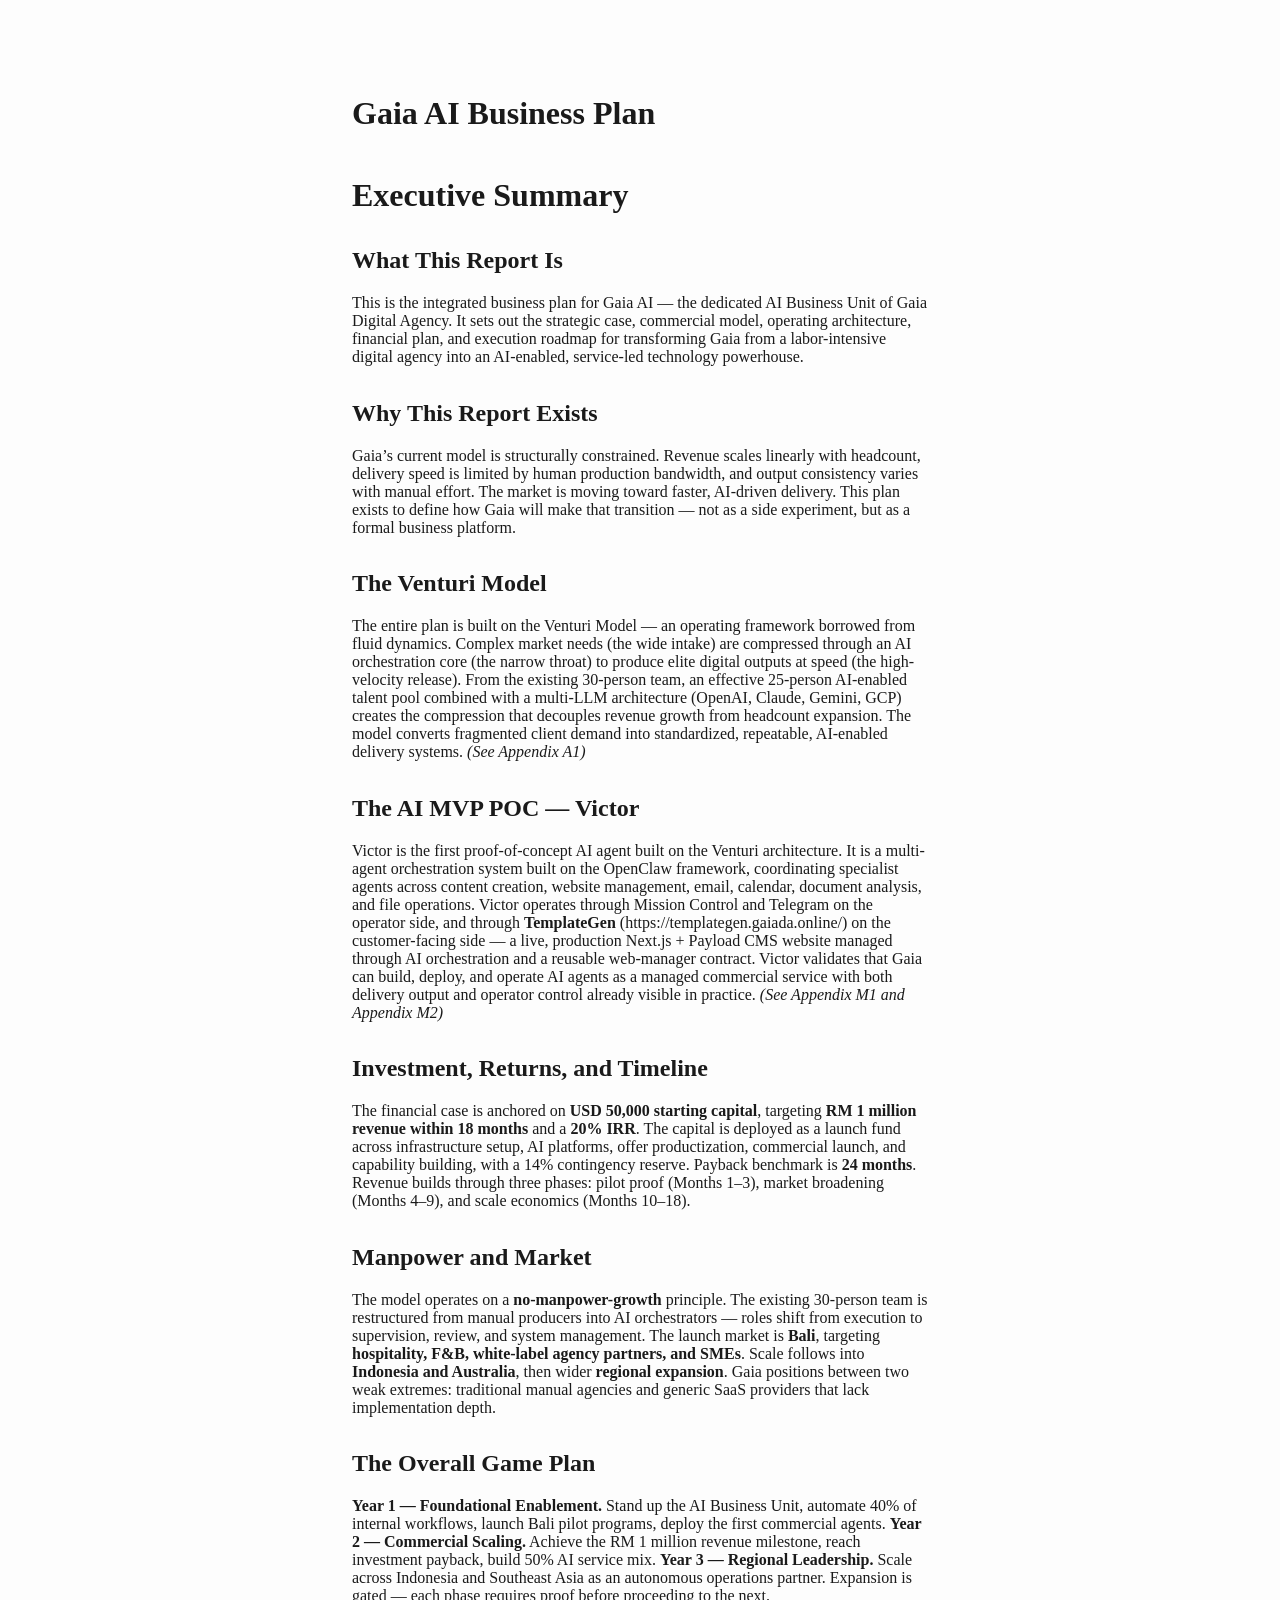
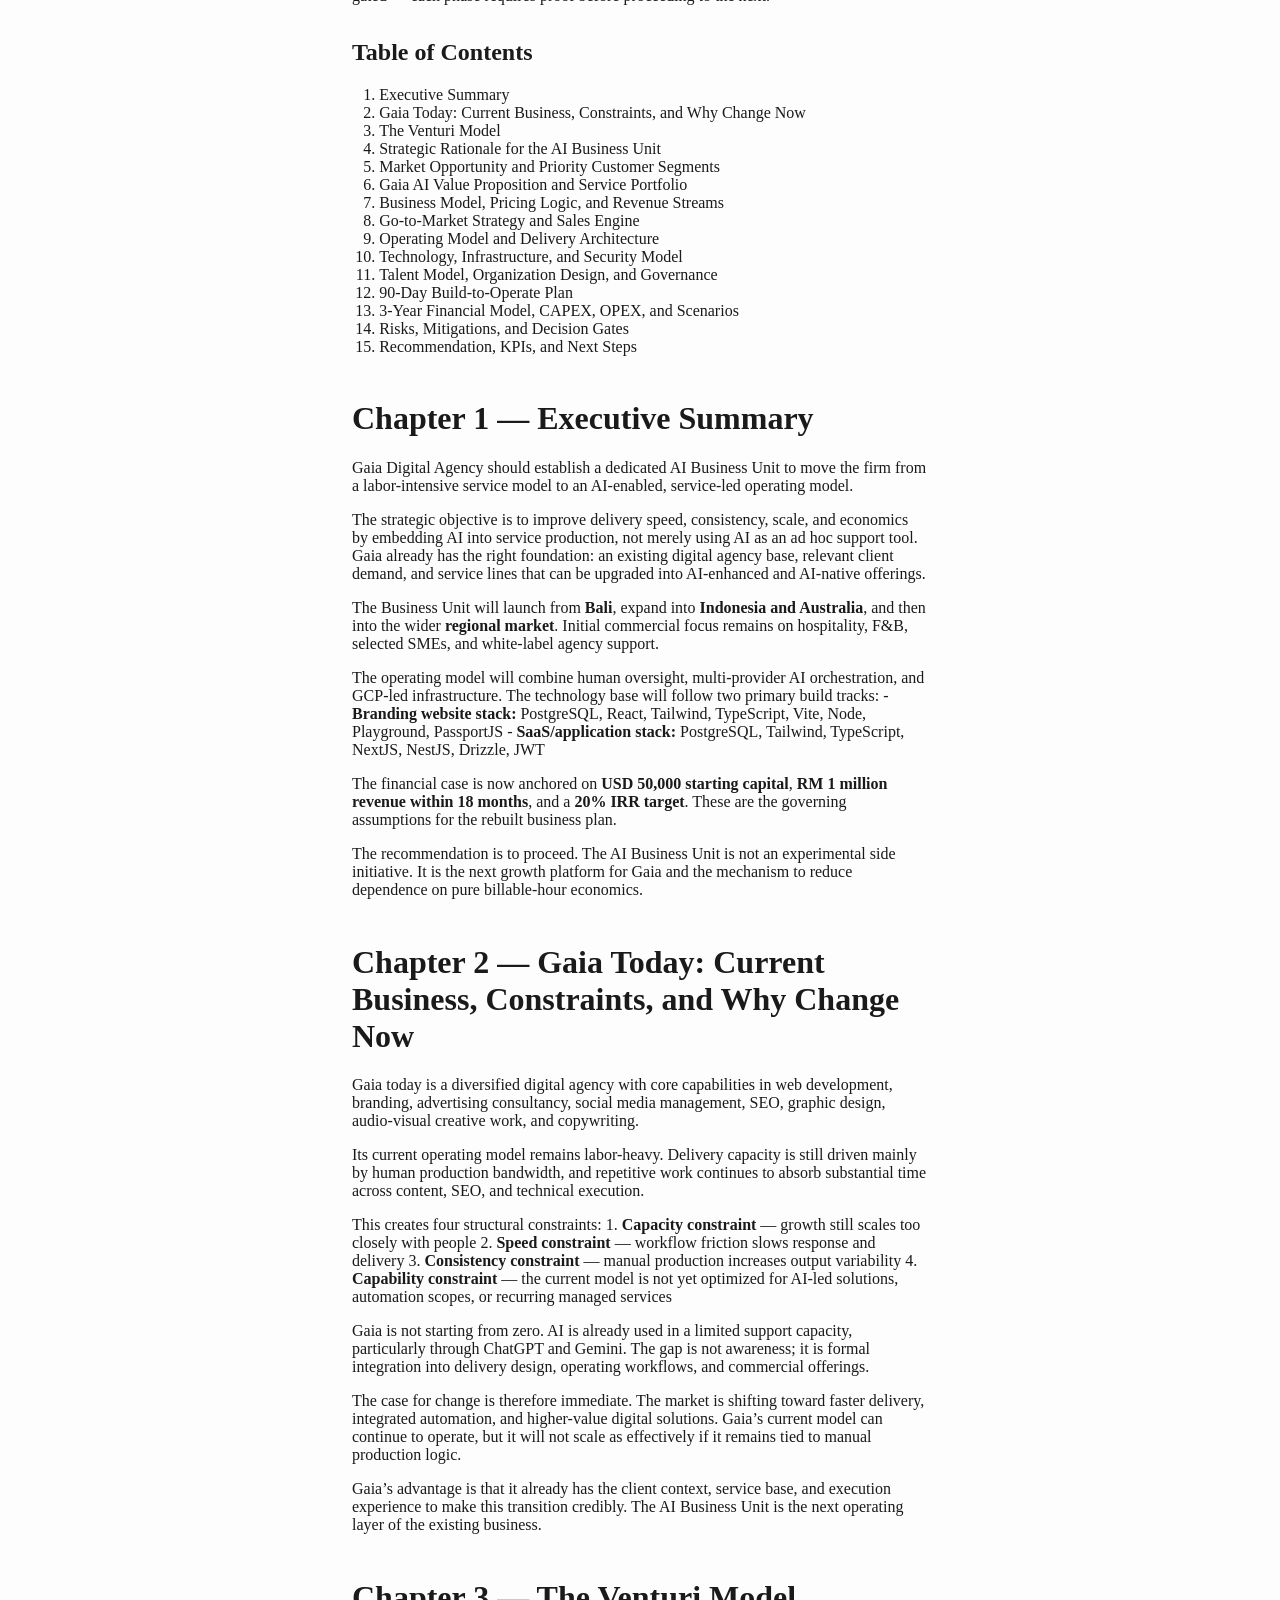
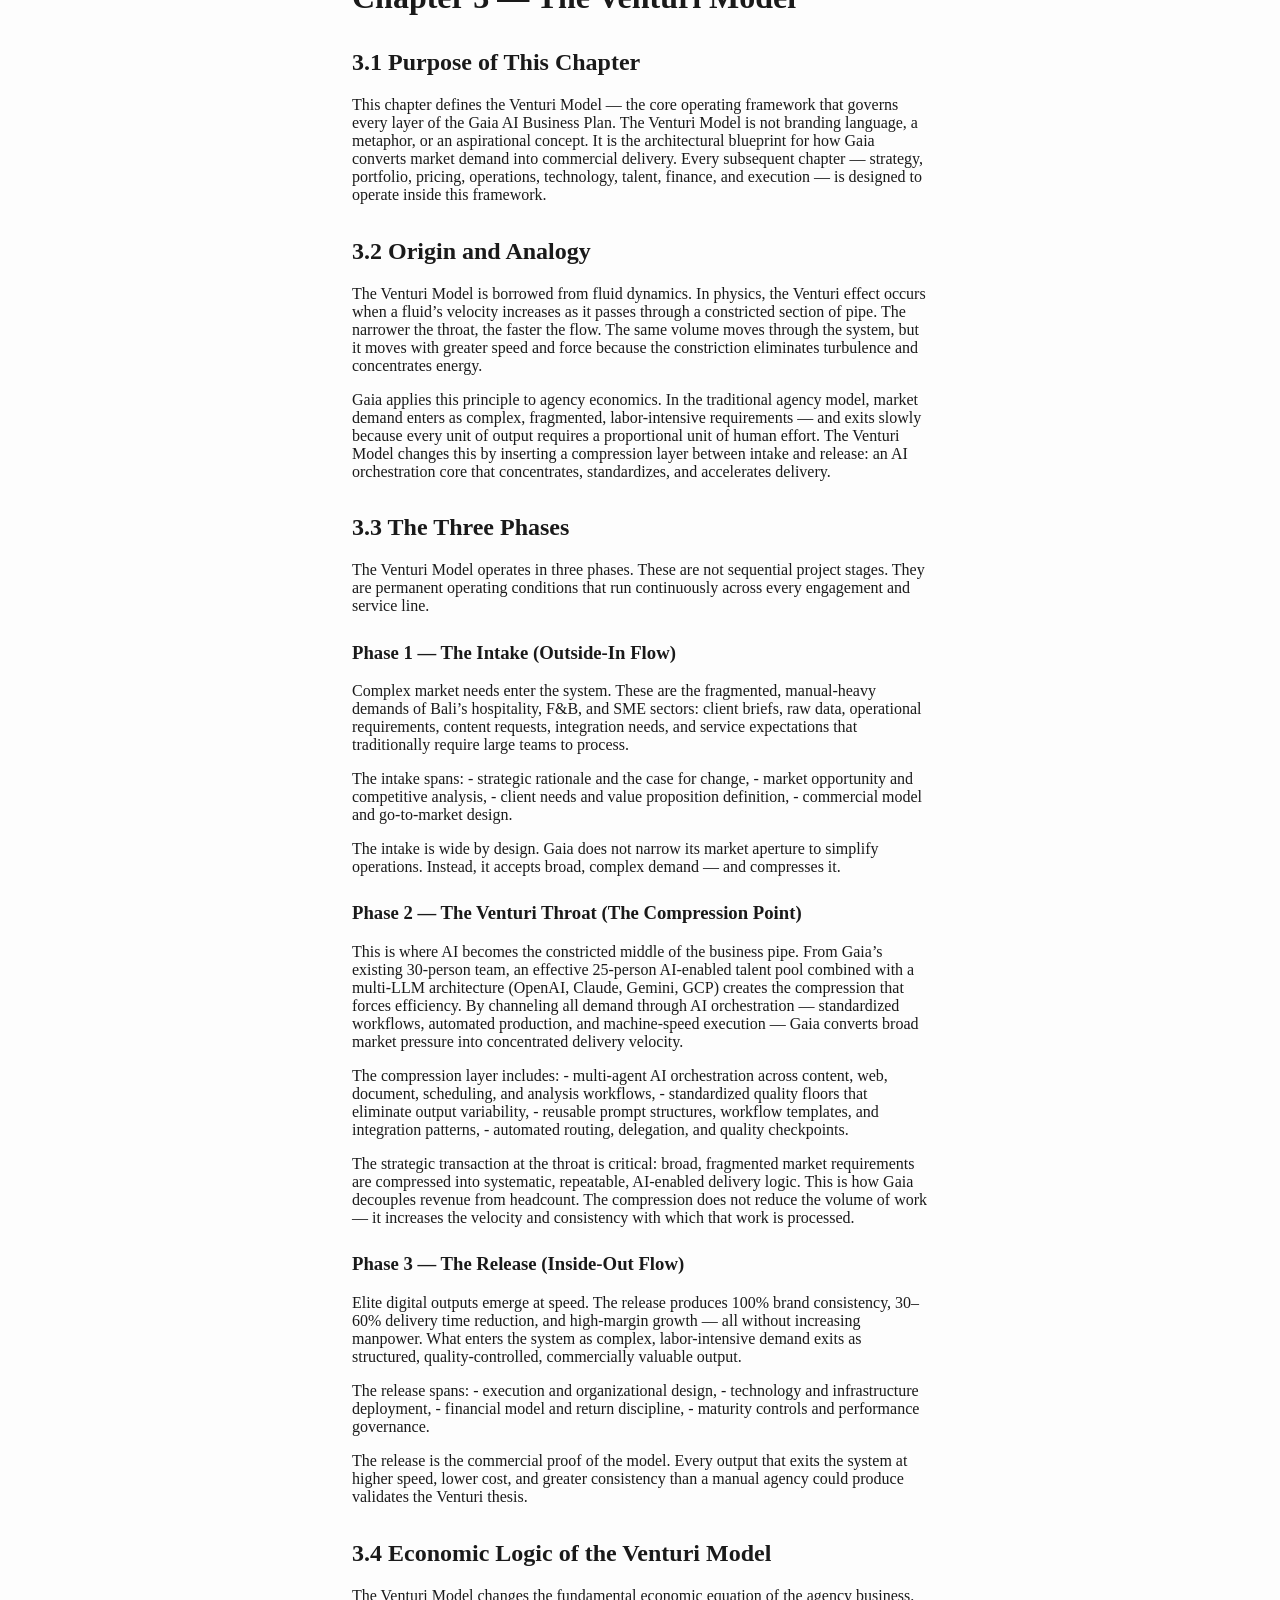
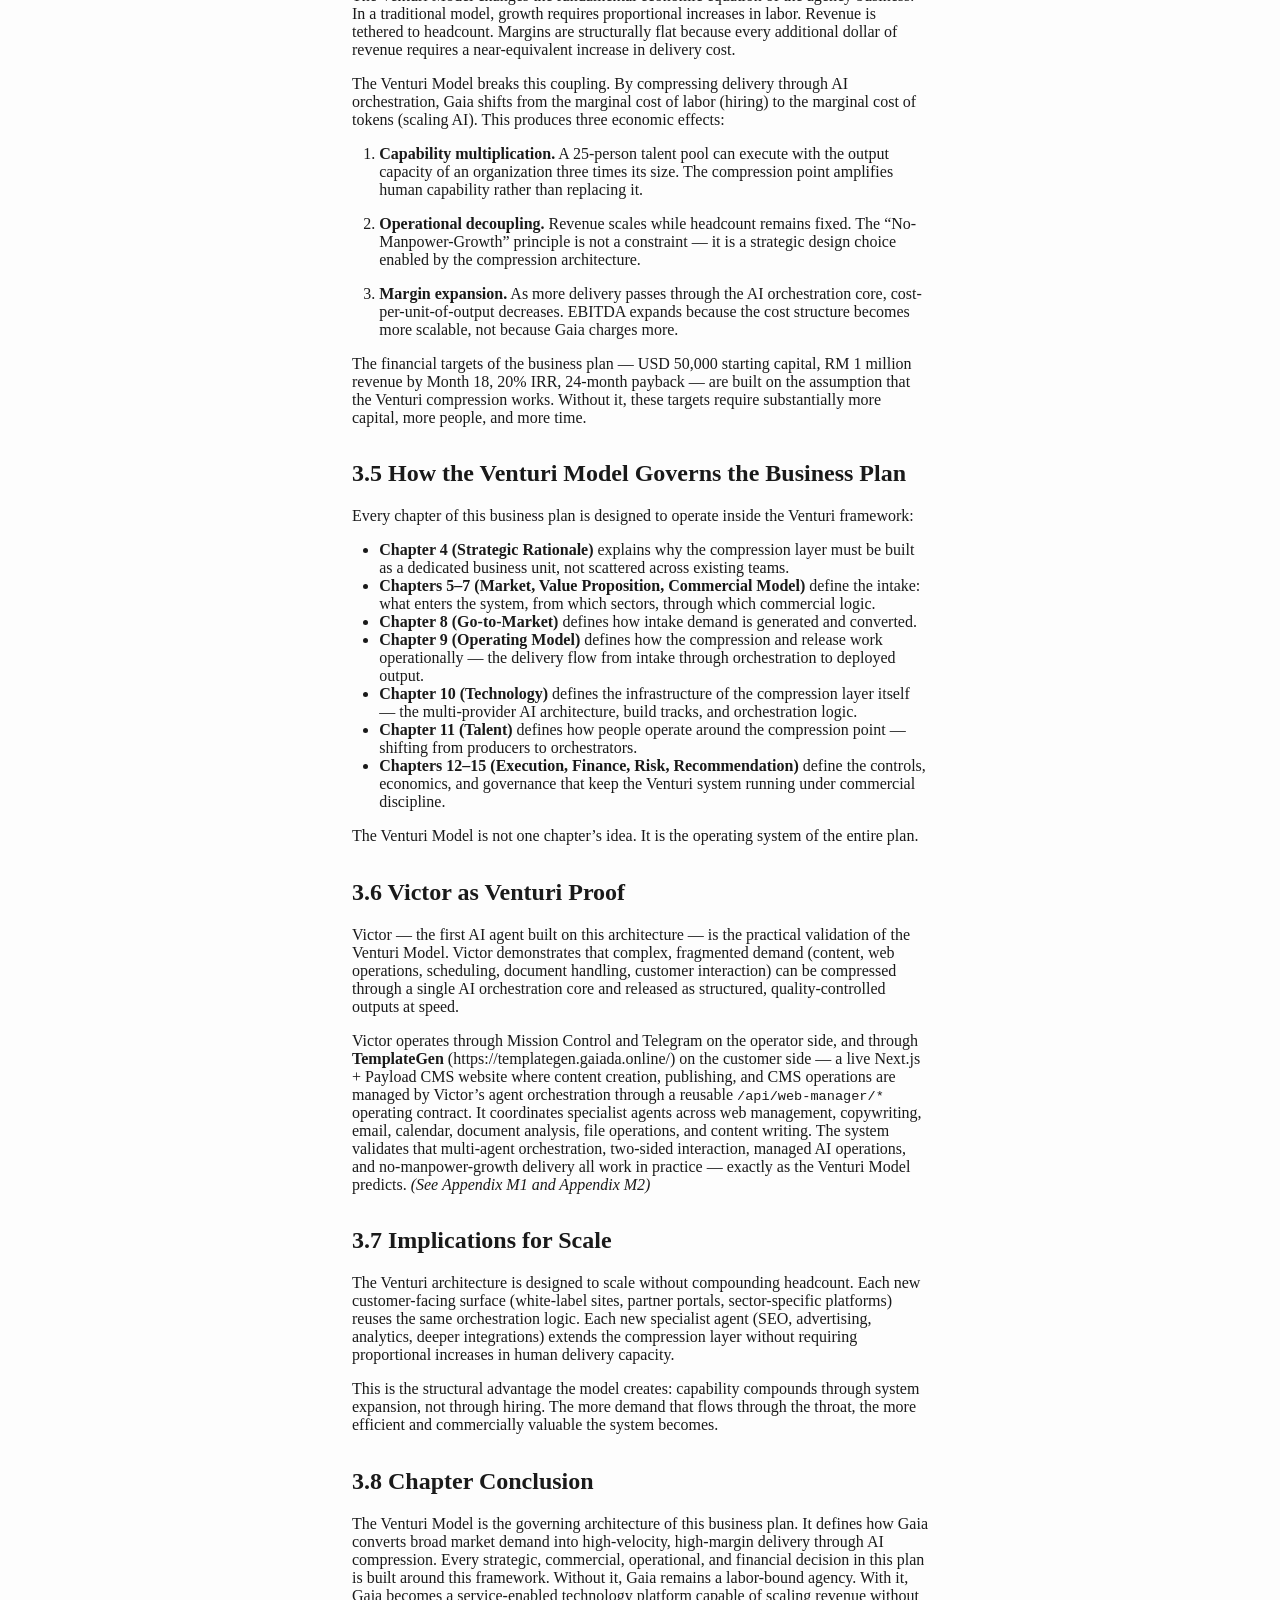
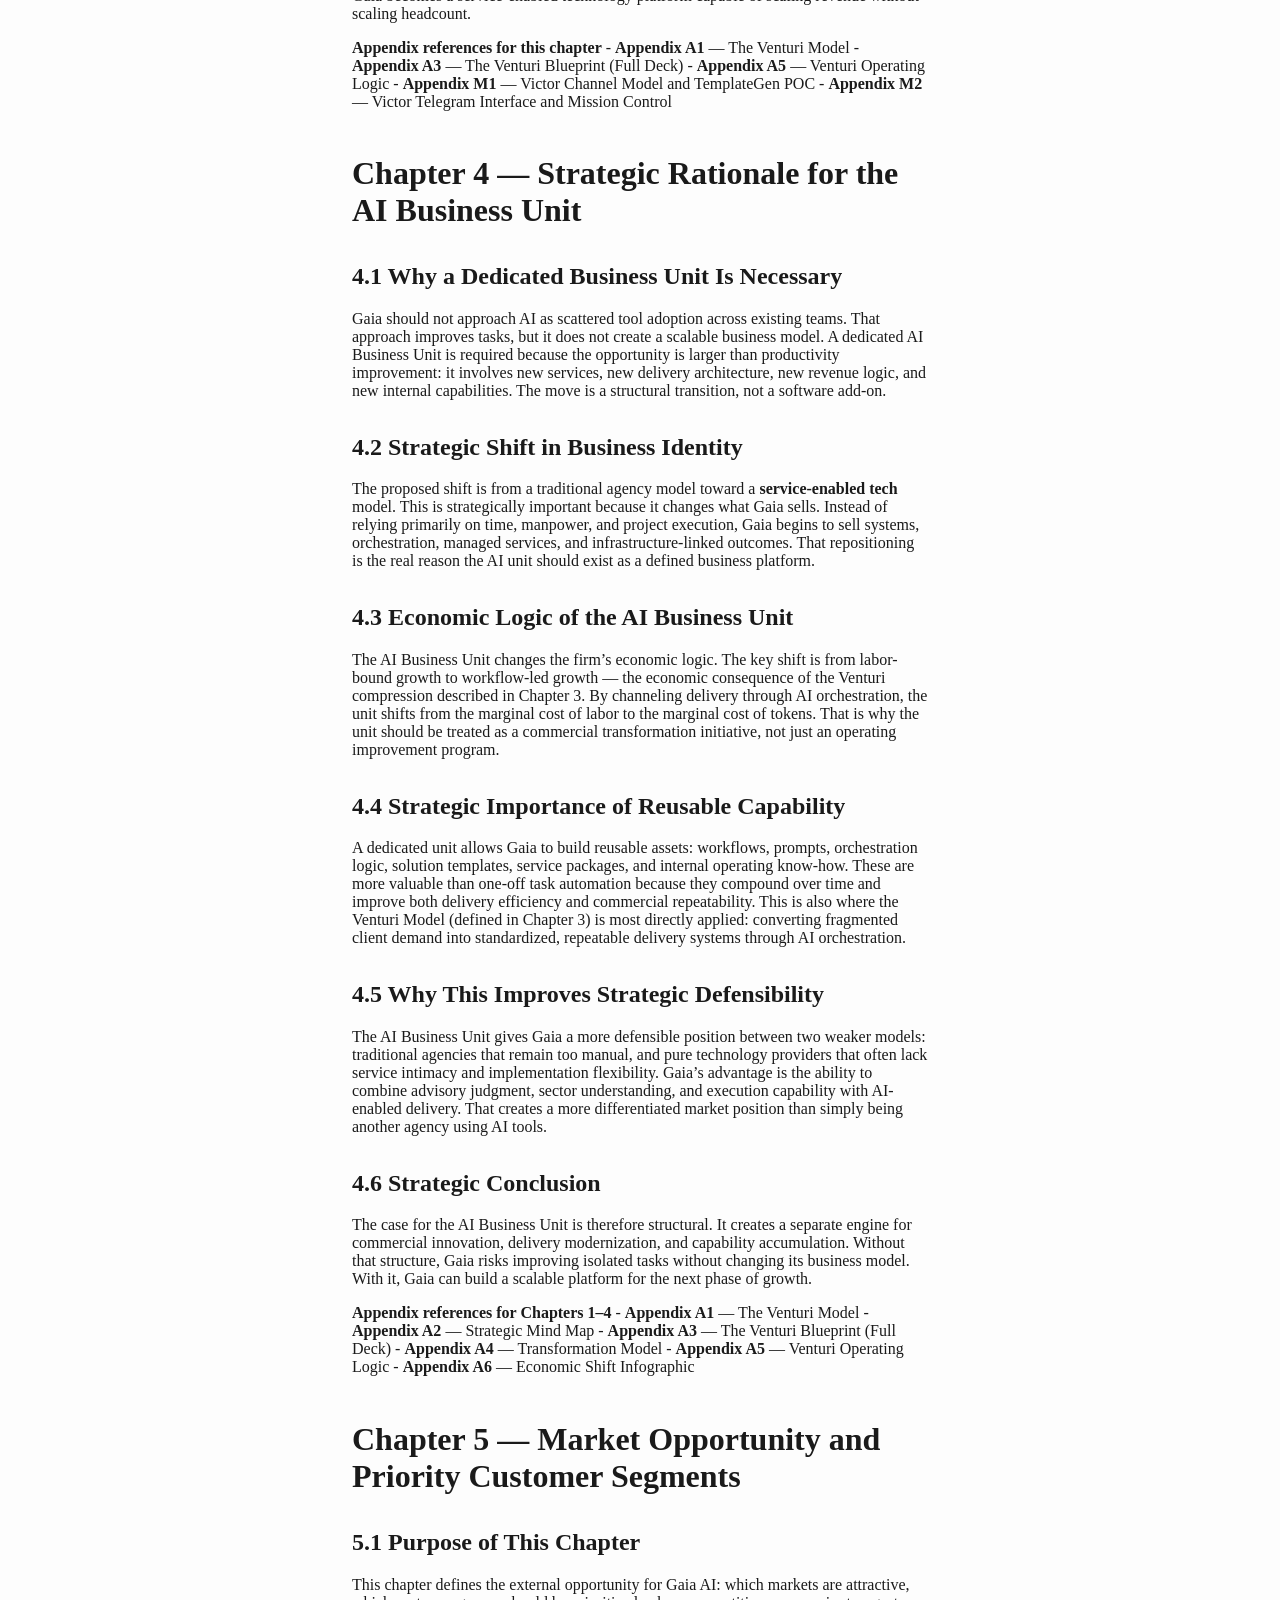
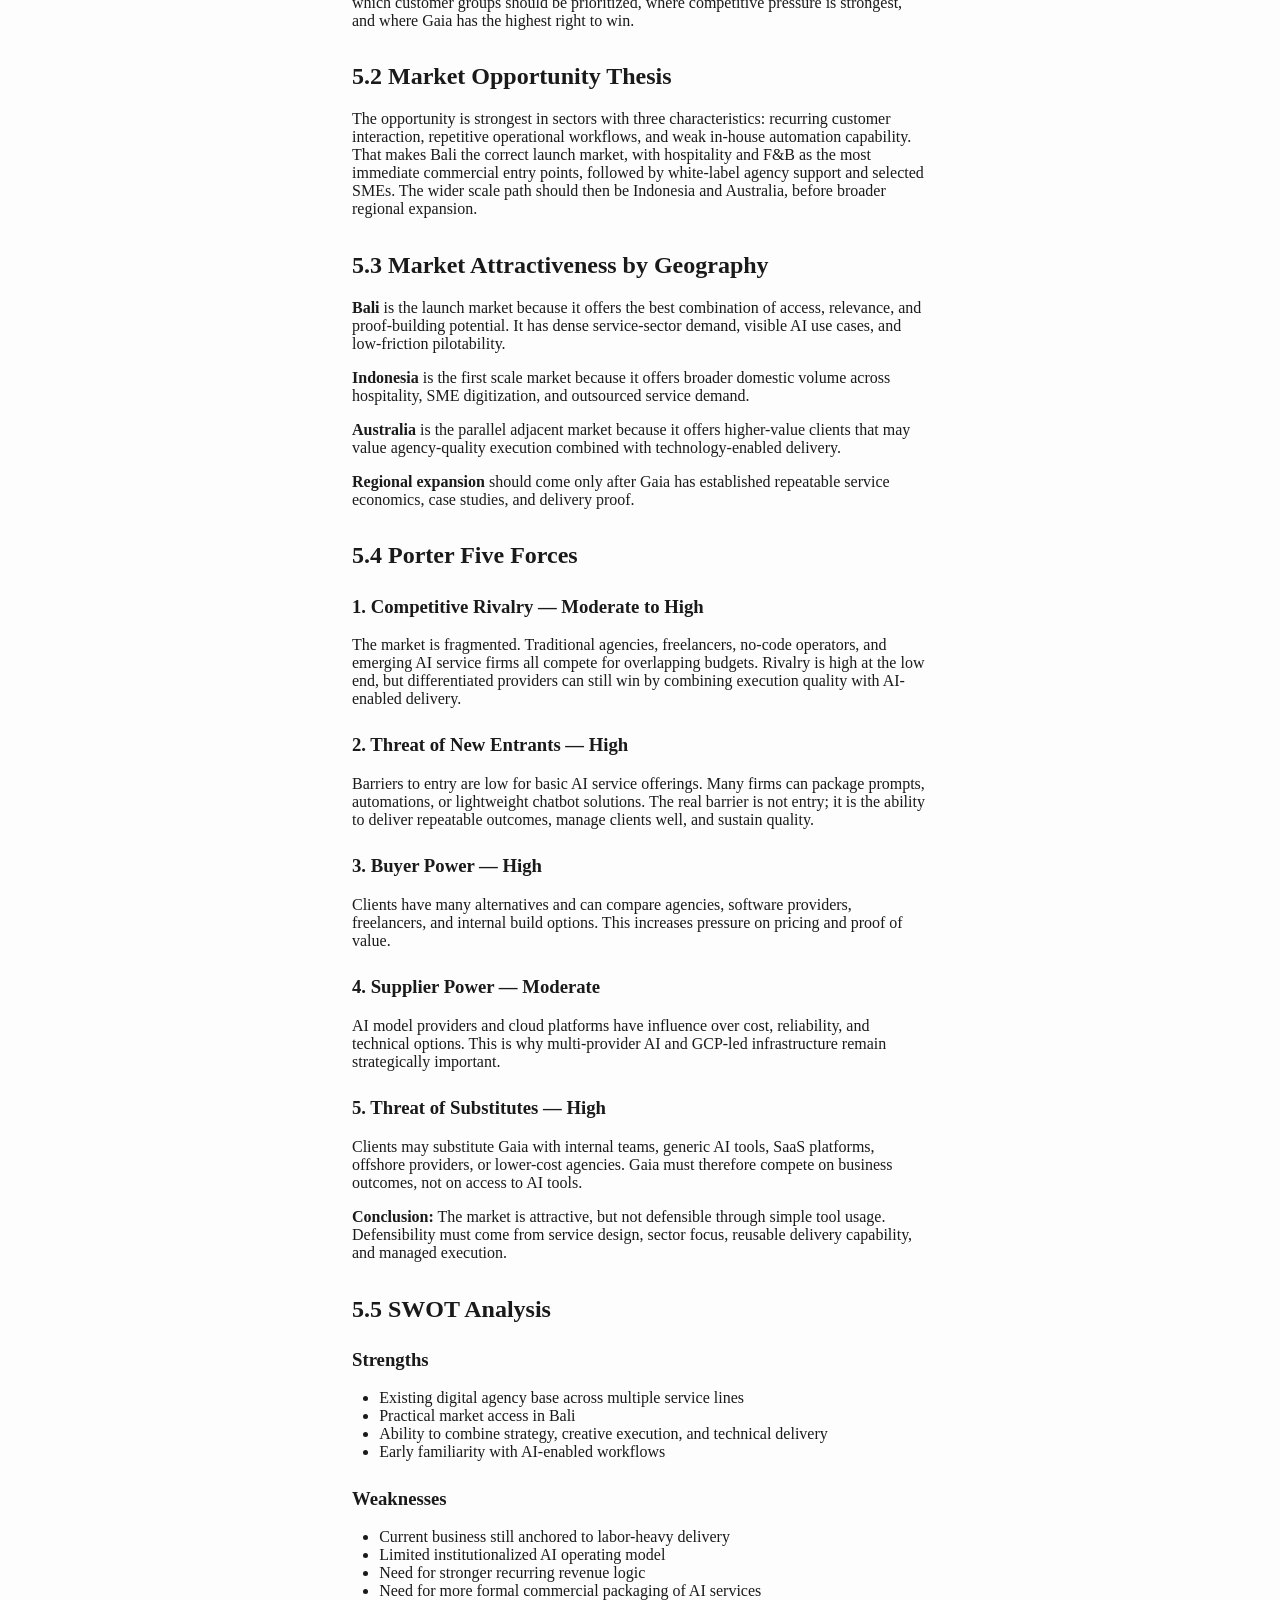
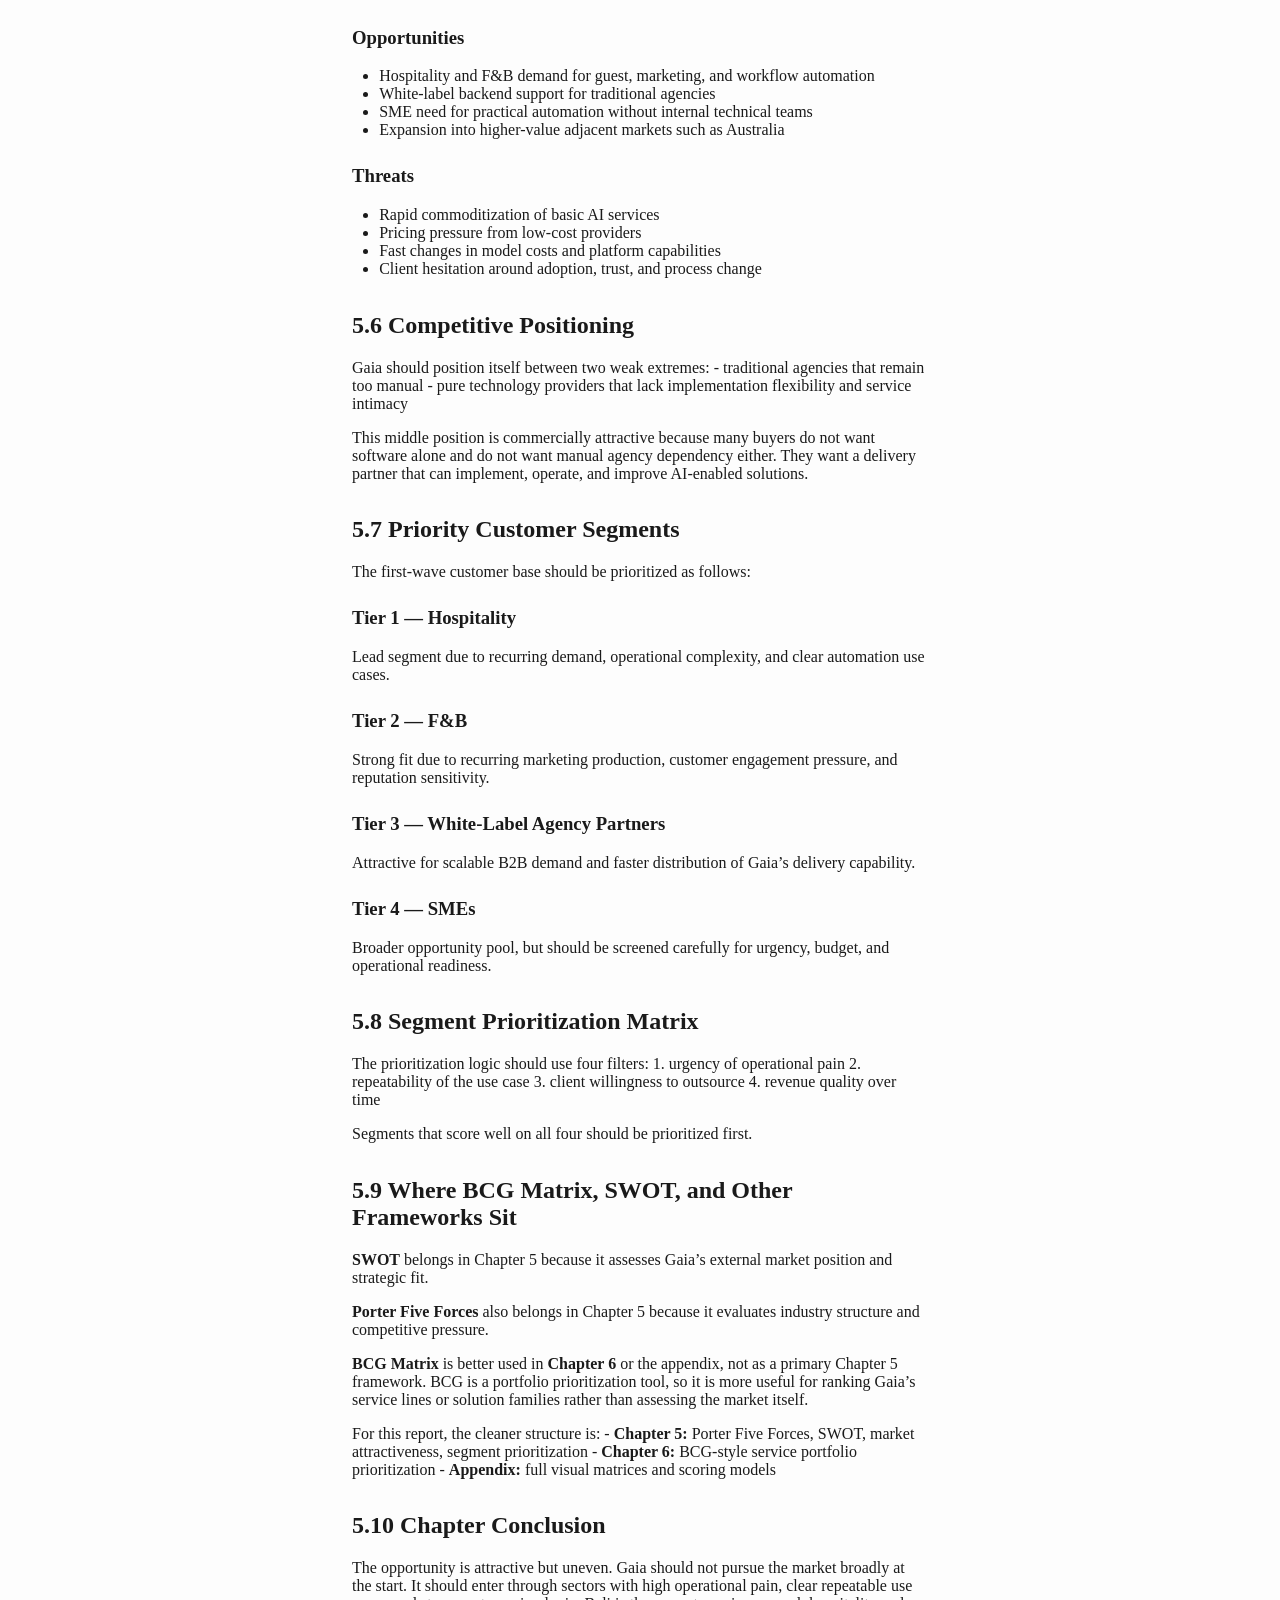
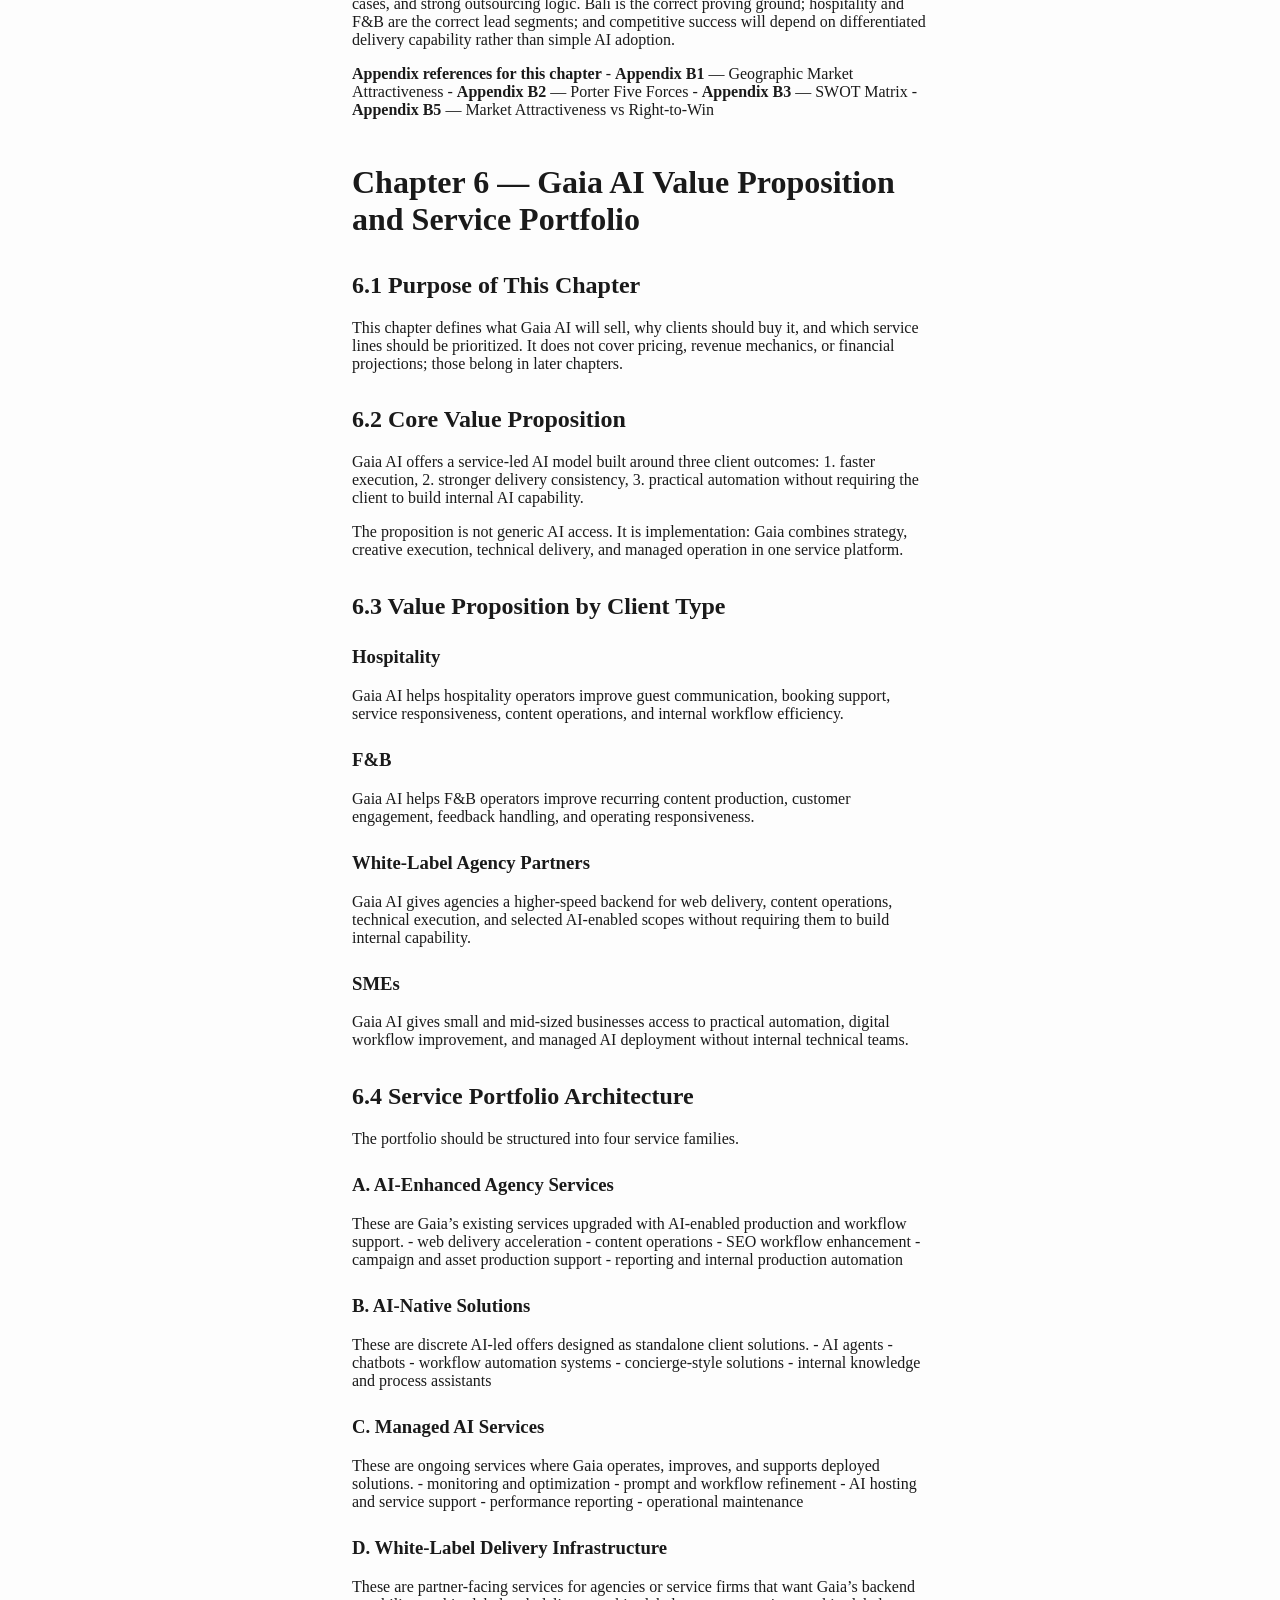
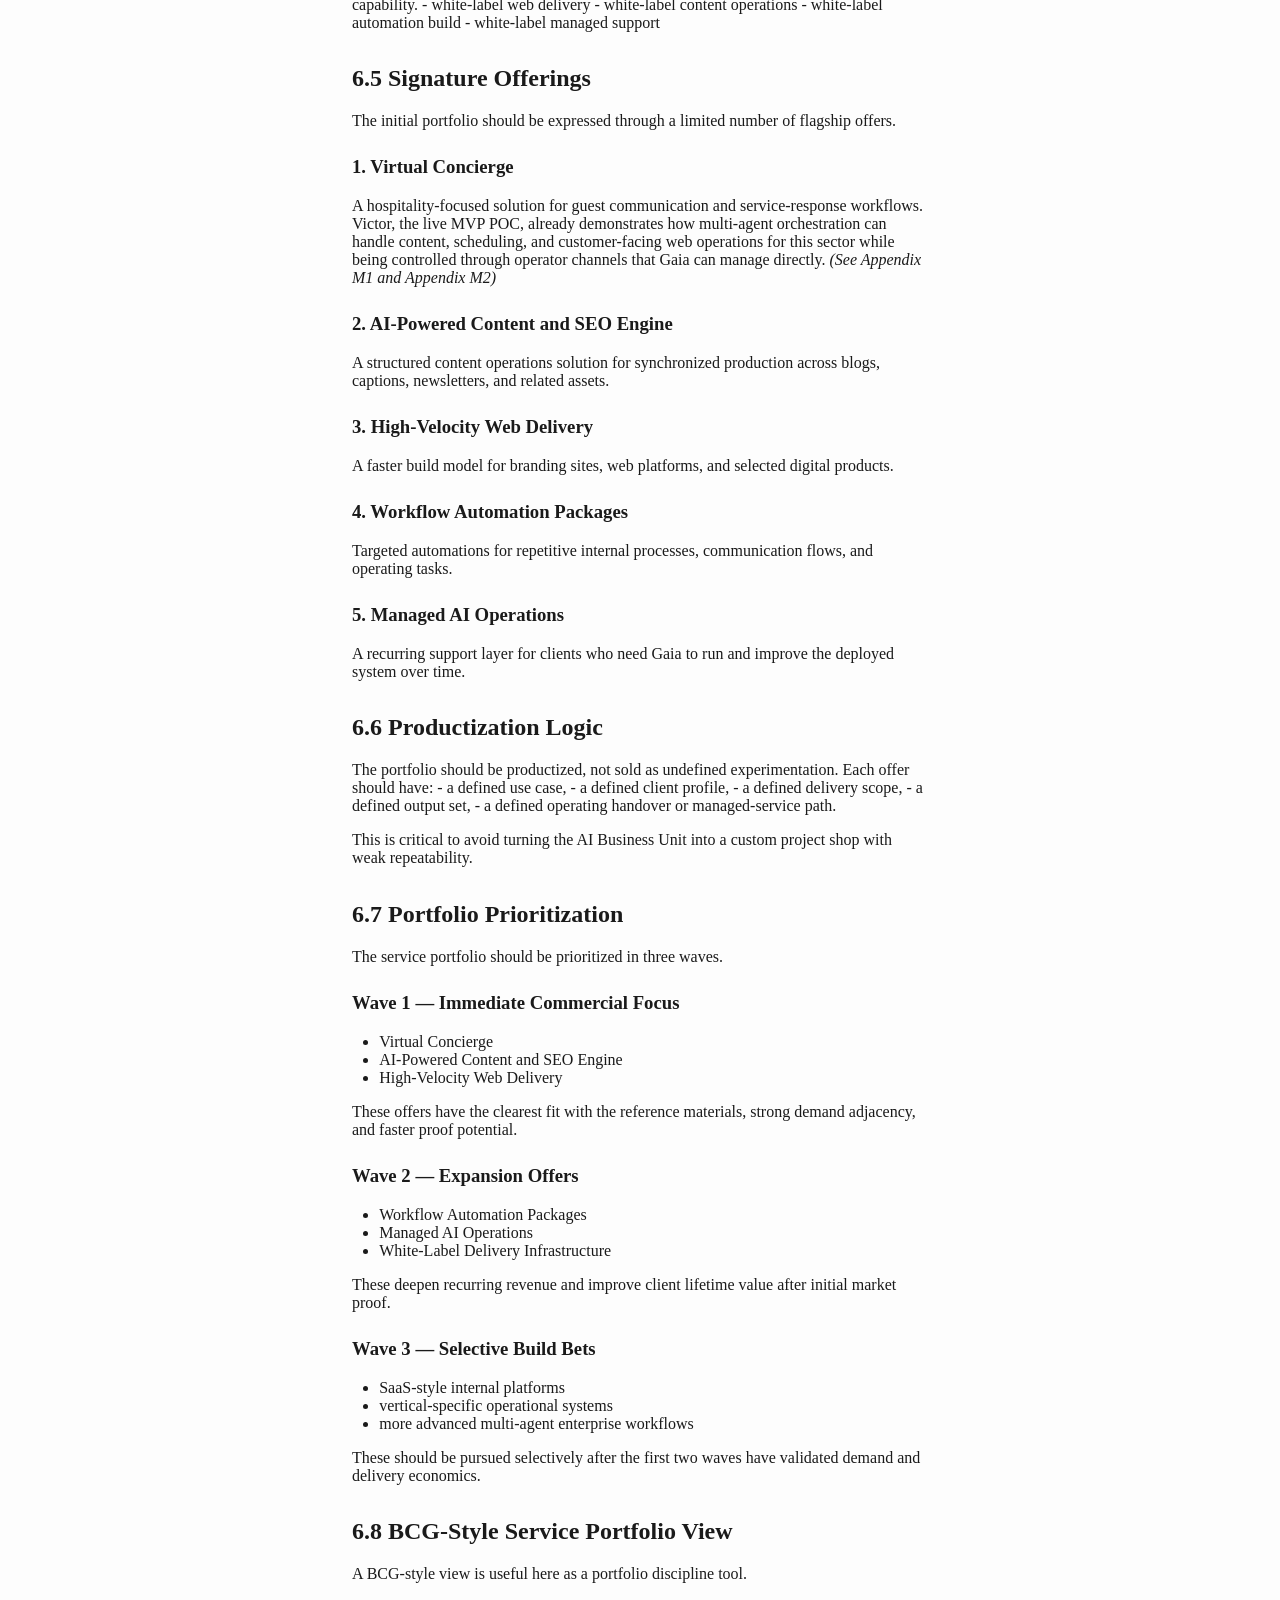
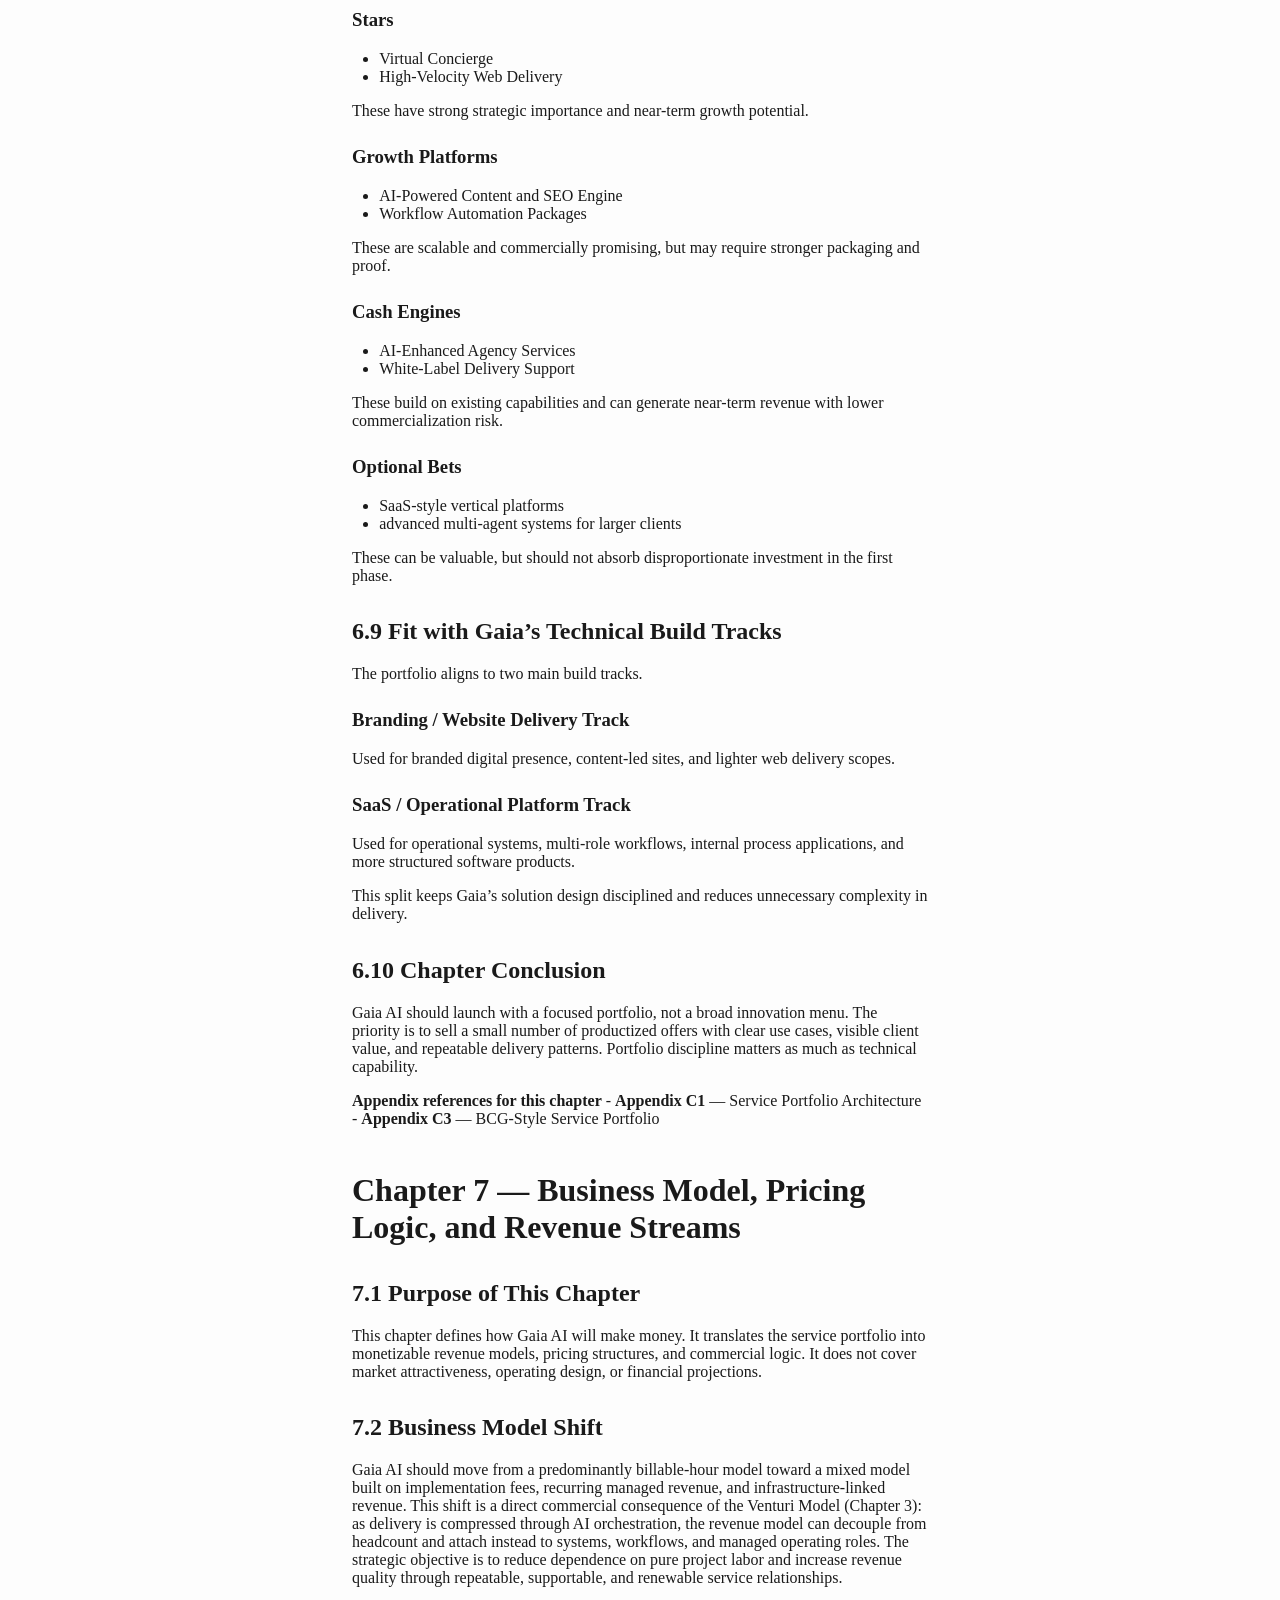
<file: docs/ai_business_plan.html>
<!DOCTYPE html>
<html xmlns="http://www.w3.org/1999/xhtml">
<head>
  <meta charset="utf-8" />
  <meta name="generator" content="pandoc" />
  <meta name="viewport" content="width=device-width, initial-scale=1.0, user-scalable=yes" />
  <title>ai_business_plan</title>
  <style>
    /* Default styles provided by pandoc.
    ** See https://pandoc.org/MANUAL.html#variables-for-html for config info.
    */
    html {
      color: #1a1a1a;
      background-color: #fdfdfd;
    }
    body {
      margin: 0 auto;
      max-width: 36em;
      padding-left: 50px;
      padding-right: 50px;
      padding-top: 50px;
      padding-bottom: 50px;
      hyphens: auto;
      overflow-wrap: break-word;
      text-rendering: optimizeLegibility;
      font-kerning: normal;
    }
    @media (max-width: 600px) {
      body {
        font-size: 0.9em;
        padding: 12px;
      }
      h1 {
        font-size: 1.8em;
      }
    }
    @media print {
      html {
        background-color: white;
      }
      body {
        background-color: transparent;
        color: black;
        font-size: 12pt;
      }
      p, h2, h3 {
        orphans: 3;
        widows: 3;
      }
      h2, h3, h4 {
        page-break-after: avoid;
      }
    }
    p {
      margin: 1em 0;
    }
    a {
      color: #1a1a1a;
    }
    a:visited {
      color: #1a1a1a;
    }
    img {
      max-width: 100%;
    }
    svg {
      height: auto;
      max-width: 100%;
    }
    h1, h2, h3, h4, h5, h6 {
      margin-top: 1.4em;
    }
    h5, h6 {
      font-size: 1em;
      font-style: italic;
    }
    h6 {
      font-weight: normal;
    }
    ol, ul {
      padding-left: 1.7em;
      margin-top: 1em;
    }
    li > ol, li > ul {
      margin-top: 0;
    }
    blockquote {
      margin: 1em 0 1em 1.7em;
      padding-left: 1em;
      border-left: 2px solid #e6e6e6;
      color: #606060;
    }
    code {
      font-family: Menlo, Monaco, Consolas, 'Lucida Console', monospace;
      font-size: 85%;
      margin: 0;
      hyphens: manual;
    }
    pre {
      margin: 1em 0;
      overflow: auto;
    }
    pre code {
      padding: 0;
      overflow: visible;
      overflow-wrap: normal;
    }
    .sourceCode {
     background-color: transparent;
     overflow: visible;
    }
    hr {
      border: none;
      border-top: 1px solid #1a1a1a;
      height: 1px;
      margin: 1em 0;
    }
    table {
      margin: 1em 0;
      border-collapse: collapse;
      width: 100%;
      overflow-x: auto;
      display: block;
      font-variant-numeric: lining-nums tabular-nums;
    }
    table caption {
      margin-bottom: 0.75em;
    }
    tbody {
      margin-top: 0.5em;
      border-top: 1px solid #1a1a1a;
      border-bottom: 1px solid #1a1a1a;
    }
    th {
      border-top: 1px solid #1a1a1a;
      padding: 0.25em 0.5em 0.25em 0.5em;
    }
    td {
      padding: 0.125em 0.5em 0.25em 0.5em;
    }
    header {
      margin-bottom: 4em;
      text-align: center;
    }
    #TOC li {
      list-style: none;
    }
    #TOC ul {
      padding-left: 1.3em;
    }
    #TOC > ul {
      padding-left: 0;
    }
    #TOC a:not(:hover) {
      text-decoration: none;
    }
    code{white-space: pre-wrap;}
    span.smallcaps{font-variant: small-caps;}
    div.columns{display: flex; gap: min(4vw, 1.5em);}
    div.column{flex: auto; overflow-x: auto;}
    div.hanging-indent{margin-left: 1.5em; text-indent: -1.5em;}
    /* The extra [class] is a hack that increases specificity enough to
       override a similar rule in reveal.js */
    ul.task-list[class]{list-style: none;}
    ul.task-list li input[type="checkbox"] {
      font-size: inherit;
      width: 0.8em;
      margin: 0 0.8em 0.2em -1.6em;
      vertical-align: middle;
    }
    .display.math{display: block; text-align: center; margin: 0.5rem auto;}
  </style>
</head>
<body>
<h1 id="gaia-ai-business-plan">Gaia AI Business Plan</h1>
<h1 id="executive-summary">Executive Summary</h1>
<h2 id="what-this-report-is">What This Report Is</h2>
<p>This is the integrated business plan for Gaia AI — the dedicated AI
Business Unit of Gaia Digital Agency. It sets out the strategic case,
commercial model, operating architecture, financial plan, and execution
roadmap for transforming Gaia from a labor-intensive digital agency into
an AI-enabled, service-led technology powerhouse.</p>
<h2 id="why-this-report-exists">Why This Report Exists</h2>
<p>Gaia’s current model is structurally constrained. Revenue scales
linearly with headcount, delivery speed is limited by human production
bandwidth, and output consistency varies with manual effort. The market
is moving toward faster, AI-driven delivery. This plan exists to define
how Gaia will make that transition — not as a side experiment, but as a
formal business platform.</p>
<h2 id="the-venturi-model">The Venturi Model</h2>
<p>The entire plan is built on the Venturi Model — an operating
framework borrowed from fluid dynamics. Complex market needs (the wide
intake) are compressed through an AI orchestration core (the narrow
throat) to produce elite digital outputs at speed (the high-velocity
release). From the existing 30-person team, an effective 25-person
AI-enabled talent pool combined with a multi-LLM architecture (OpenAI,
Claude, Gemini, GCP) creates the compression that decouples revenue
growth from headcount expansion. The model converts fragmented client
demand into standardized, repeatable, AI-enabled delivery systems.
<em>(See Appendix A1)</em></p>
<h2 id="the-ai-mvp-poc-victor">The AI MVP POC — Victor</h2>
<p>Victor is the first proof-of-concept AI agent built on the Venturi
architecture. It is a multi-agent orchestration system built on the
OpenClaw framework, coordinating specialist agents across content
creation, website management, email, calendar, document analysis, and
file operations. Victor operates through Mission Control and Telegram on
the operator side, and through <strong>TemplateGen</strong>
(https://templategen.gaiada.online/) on the customer-facing side — a
live, production Next.js + Payload CMS website managed through AI
orchestration and a reusable web-manager contract. Victor validates that
Gaia can build, deploy, and operate AI agents as a managed commercial
service with both delivery output and operator control already visible
in practice. <em>(See Appendix M1 and Appendix M2)</em></p>
<h2 id="investment-returns-and-timeline">Investment, Returns, and
Timeline</h2>
<p>The financial case is anchored on <strong>USD 50,000 starting
capital</strong>, targeting <strong>RM 1 million revenue within 18
months</strong> and a <strong>20% IRR</strong>. The capital is deployed
as a launch fund across infrastructure setup, AI platforms, offer
productization, commercial launch, and capability building, with a 14%
contingency reserve. Payback benchmark is <strong>24 months</strong>.
Revenue builds through three phases: pilot proof (Months 1–3), market
broadening (Months 4–9), and scale economics (Months 10–18).</p>
<h2 id="manpower-and-market">Manpower and Market</h2>
<p>The model operates on a <strong>no-manpower-growth</strong>
principle. The existing 30-person team is restructured from manual
producers into AI orchestrators — roles shift from execution to
supervision, review, and system management. The launch market is
<strong>Bali</strong>, targeting <strong>hospitality, F&amp;B,
white-label agency partners, and SMEs</strong>. Scale follows into
<strong>Indonesia and Australia</strong>, then wider <strong>regional
expansion</strong>. Gaia positions between two weak extremes:
traditional manual agencies and generic SaaS providers that lack
implementation depth.</p>
<h2 id="the-overall-game-plan">The Overall Game Plan</h2>
<p><strong>Year 1 — Foundational Enablement.</strong> Stand up the AI
Business Unit, automate 40% of internal workflows, launch Bali pilot
programs, deploy the first commercial agents. <strong>Year 2 —
Commercial Scaling.</strong> Achieve the RM 1 million revenue milestone,
reach investment payback, build 50% AI service mix. <strong>Year 3 —
Regional Leadership.</strong> Scale across Indonesia and Southeast Asia
as an autonomous operations partner. Expansion is gated — each phase
requires proof before proceeding to the next.</p>
<div style="page-break-after: always;">

</div>
<h2 id="table-of-contents">Table of Contents</h2>
<ol type="1">
<li>Executive Summary<br />
</li>
<li>Gaia Today: Current Business, Constraints, and Why Change Now<br />
</li>
<li>The Venturi Model<br />
</li>
<li>Strategic Rationale for the AI Business Unit<br />
</li>
<li>Market Opportunity and Priority Customer Segments<br />
</li>
<li>Gaia AI Value Proposition and Service Portfolio<br />
</li>
<li>Business Model, Pricing Logic, and Revenue Streams<br />
</li>
<li>Go-to-Market Strategy and Sales Engine<br />
</li>
<li>Operating Model and Delivery Architecture<br />
</li>
<li>Technology, Infrastructure, and Security Model<br />
</li>
<li>Talent Model, Organization Design, and Governance<br />
</li>
<li>90-Day Build-to-Operate Plan<br />
</li>
<li>3-Year Financial Model, CAPEX, OPEX, and Scenarios<br />
</li>
<li>Risks, Mitigations, and Decision Gates<br />
</li>
<li>Recommendation, KPIs, and Next Steps</li>
</ol>
<div style="page-break-after: always;">

</div>
<h1 id="chapter-1-executive-summary">Chapter 1 — Executive Summary</h1>
<p>Gaia Digital Agency should establish a dedicated AI Business Unit to
move the firm from a labor-intensive service model to an AI-enabled,
service-led operating model.</p>
<p>The strategic objective is to improve delivery speed, consistency,
scale, and economics by embedding AI into service production, not merely
using AI as an ad hoc support tool. Gaia already has the right
foundation: an existing digital agency base, relevant client demand, and
service lines that can be upgraded into AI-enhanced and AI-native
offerings.</p>
<p>The Business Unit will launch from <strong>Bali</strong>, expand into
<strong>Indonesia and Australia</strong>, and then into the wider
<strong>regional market</strong>. Initial commercial focus remains on
hospitality, F&amp;B, selected SMEs, and white-label agency support.</p>
<p>The operating model will combine human oversight, multi-provider AI
orchestration, and GCP-led infrastructure. The technology base will
follow two primary build tracks: - <strong>Branding website
stack:</strong> PostgreSQL, React, Tailwind, TypeScript, Vite, Node,
Playground, PassportJS - <strong>SaaS/application stack:</strong>
PostgreSQL, Tailwind, TypeScript, NextJS, NestJS, Drizzle, JWT</p>
<p>The financial case is now anchored on <strong>USD 50,000 starting
capital</strong>, <strong>RM 1 million revenue within 18
months</strong>, and a <strong>20% IRR target</strong>. These are the
governing assumptions for the rebuilt business plan.</p>
<p>The recommendation is to proceed. The AI Business Unit is not an
experimental side initiative. It is the next growth platform for Gaia
and the mechanism to reduce dependence on pure billable-hour
economics.</p>
<div style="page-break-after: always;">

</div>
<h1
id="chapter-2-gaia-today-current-business-constraints-and-why-change-now">Chapter
2 — Gaia Today: Current Business, Constraints, and Why Change Now</h1>
<p>Gaia today is a diversified digital agency with core capabilities in
web development, branding, advertising consultancy, social media
management, SEO, graphic design, audio-visual creative work, and
copywriting.</p>
<p>Its current operating model remains labor-heavy. Delivery capacity is
still driven mainly by human production bandwidth, and repetitive work
continues to absorb substantial time across content, SEO, and technical
execution.</p>
<p>This creates four structural constraints: 1. <strong>Capacity
constraint</strong> — growth still scales too closely with people 2.
<strong>Speed constraint</strong> — workflow friction slows response and
delivery 3. <strong>Consistency constraint</strong> — manual production
increases output variability 4. <strong>Capability constraint</strong> —
the current model is not yet optimized for AI-led solutions, automation
scopes, or recurring managed services</p>
<p>Gaia is not starting from zero. AI is already used in a limited
support capacity, particularly through ChatGPT and Gemini. The gap is
not awareness; it is formal integration into delivery design, operating
workflows, and commercial offerings.</p>
<p>The case for change is therefore immediate. The market is shifting
toward faster delivery, integrated automation, and higher-value digital
solutions. Gaia’s current model can continue to operate, but it will not
scale as effectively if it remains tied to manual production logic.</p>
<p>Gaia’s advantage is that it already has the client context, service
base, and execution experience to make this transition credibly. The AI
Business Unit is the next operating layer of the existing business.</p>
<div style="page-break-after: always;">

</div>
<h1 id="chapter-3-the-venturi-model">Chapter 3 — The Venturi Model</h1>
<h2 id="purpose-of-this-chapter">3.1 Purpose of This Chapter</h2>
<p>This chapter defines the Venturi Model — the core operating framework
that governs every layer of the Gaia AI Business Plan. The Venturi Model
is not branding language, a metaphor, or an aspirational concept. It is
the architectural blueprint for how Gaia converts market demand into
commercial delivery. Every subsequent chapter — strategy, portfolio,
pricing, operations, technology, talent, finance, and execution — is
designed to operate inside this framework.</p>
<h2 id="origin-and-analogy">3.2 Origin and Analogy</h2>
<p>The Venturi Model is borrowed from fluid dynamics. In physics, the
Venturi effect occurs when a fluid’s velocity increases as it passes
through a constricted section of pipe. The narrower the throat, the
faster the flow. The same volume moves through the system, but it moves
with greater speed and force because the constriction eliminates
turbulence and concentrates energy.</p>
<p>Gaia applies this principle to agency economics. In the traditional
agency model, market demand enters as complex, fragmented,
labor-intensive requirements — and exits slowly because every unit of
output requires a proportional unit of human effort. The Venturi Model
changes this by inserting a compression layer between intake and
release: an AI orchestration core that concentrates, standardizes, and
accelerates delivery.</p>
<h2 id="the-three-phases">3.3 The Three Phases</h2>
<p>The Venturi Model operates in three phases. These are not sequential
project stages. They are permanent operating conditions that run
continuously across every engagement and service line.</p>
<h3 id="phase-1-the-intake-outside-in-flow">Phase 1 — The Intake
(Outside-In Flow)</h3>
<p>Complex market needs enter the system. These are the fragmented,
manual-heavy demands of Bali’s hospitality, F&amp;B, and SME sectors:
client briefs, raw data, operational requirements, content requests,
integration needs, and service expectations that traditionally require
large teams to process.</p>
<p>The intake spans: - strategic rationale and the case for change, -
market opportunity and competitive analysis, - client needs and value
proposition definition, - commercial model and go-to-market design.</p>
<p>The intake is wide by design. Gaia does not narrow its market
aperture to simplify operations. Instead, it accepts broad, complex
demand — and compresses it.</p>
<h3 id="phase-2-the-venturi-throat-the-compression-point">Phase 2 — The
Venturi Throat (The Compression Point)</h3>
<p>This is where AI becomes the constricted middle of the business pipe.
From Gaia’s existing 30-person team, an effective 25-person AI-enabled
talent pool combined with a multi-LLM architecture (OpenAI, Claude,
Gemini, GCP) creates the compression that forces efficiency. By
channeling all demand through AI orchestration — standardized workflows,
automated production, and machine-speed execution — Gaia converts broad
market pressure into concentrated delivery velocity.</p>
<p>The compression layer includes: - multi-agent AI orchestration across
content, web, document, scheduling, and analysis workflows, -
standardized quality floors that eliminate output variability, -
reusable prompt structures, workflow templates, and integration
patterns, - automated routing, delegation, and quality checkpoints.</p>
<p>The strategic transaction at the throat is critical: broad,
fragmented market requirements are compressed into systematic,
repeatable, AI-enabled delivery logic. This is how Gaia decouples
revenue from headcount. The compression does not reduce the volume of
work — it increases the velocity and consistency with which that work is
processed.</p>
<h3 id="phase-3-the-release-inside-out-flow">Phase 3 — The Release
(Inside-Out Flow)</h3>
<p>Elite digital outputs emerge at speed. The release produces 100%
brand consistency, 30–60% delivery time reduction, and high-margin
growth — all without increasing manpower. What enters the system as
complex, labor-intensive demand exits as structured, quality-controlled,
commercially valuable output.</p>
<p>The release spans: - execution and organizational design, -
technology and infrastructure deployment, - financial model and return
discipline, - maturity controls and performance governance.</p>
<p>The release is the commercial proof of the model. Every output that
exits the system at higher speed, lower cost, and greater consistency
than a manual agency could produce validates the Venturi thesis.</p>
<h2 id="economic-logic-of-the-venturi-model">3.4 Economic Logic of the
Venturi Model</h2>
<p>The Venturi Model changes the fundamental economic equation of the
agency business. In a traditional model, growth requires proportional
increases in labor. Revenue is tethered to headcount. Margins are
structurally flat because every additional dollar of revenue requires a
near-equivalent increase in delivery cost.</p>
<p>The Venturi Model breaks this coupling. By compressing delivery
through AI orchestration, Gaia shifts from the marginal cost of labor
(hiring) to the marginal cost of tokens (scaling AI). This produces
three economic effects:</p>
<ol type="1">
<li><p><strong>Capability multiplication.</strong> A 25-person talent
pool can execute with the output capacity of an organization three times
its size. The compression point amplifies human capability rather than
replacing it.</p></li>
<li><p><strong>Operational decoupling.</strong> Revenue scales while
headcount remains fixed. The “No-Manpower-Growth” principle is not a
constraint — it is a strategic design choice enabled by the compression
architecture.</p></li>
<li><p><strong>Margin expansion.</strong> As more delivery passes
through the AI orchestration core, cost-per-unit-of-output decreases.
EBITDA expands because the cost structure becomes more scalable, not
because Gaia charges more.</p></li>
</ol>
<p>The financial targets of the business plan — USD 50,000 starting
capital, RM 1 million revenue by Month 18, 20% IRR, 24-month payback —
are built on the assumption that the Venturi compression works. Without
it, these targets require substantially more capital, more people, and
more time.</p>
<h2 id="how-the-venturi-model-governs-the-business-plan">3.5 How the
Venturi Model Governs the Business Plan</h2>
<p>Every chapter of this business plan is designed to operate inside the
Venturi framework:</p>
<ul>
<li><strong>Chapter 4 (Strategic Rationale)</strong> explains why the
compression layer must be built as a dedicated business unit, not
scattered across existing teams.</li>
<li><strong>Chapters 5–7 (Market, Value Proposition, Commercial
Model)</strong> define the intake: what enters the system, from which
sectors, through which commercial logic.</li>
<li><strong>Chapter 8 (Go-to-Market)</strong> defines how intake demand
is generated and converted.</li>
<li><strong>Chapter 9 (Operating Model)</strong> defines how the
compression and release work operationally — the delivery flow from
intake through orchestration to deployed output.</li>
<li><strong>Chapter 10 (Technology)</strong> defines the infrastructure
of the compression layer itself — the multi-provider AI architecture,
build tracks, and orchestration logic.</li>
<li><strong>Chapter 11 (Talent)</strong> defines how people operate
around the compression point — shifting from producers to
orchestrators.</li>
<li><strong>Chapters 12–15 (Execution, Finance, Risk,
Recommendation)</strong> define the controls, economics, and governance
that keep the Venturi system running under commercial discipline.</li>
</ul>
<p>The Venturi Model is not one chapter’s idea. It is the operating
system of the entire plan.</p>
<h2 id="victor-as-venturi-proof">3.6 Victor as Venturi Proof</h2>
<p>Victor — the first AI agent built on this architecture — is the
practical validation of the Venturi Model. Victor demonstrates that
complex, fragmented demand (content, web operations, scheduling,
document handling, customer interaction) can be compressed through a
single AI orchestration core and released as structured,
quality-controlled outputs at speed.</p>
<p>Victor operates through Mission Control and Telegram on the operator
side, and through <strong>TemplateGen</strong>
(https://templategen.gaiada.online/) on the customer side — a live
Next.js + Payload CMS website where content creation, publishing, and
CMS operations are managed by Victor’s agent orchestration through a
reusable <code>/api/web-manager/*</code> operating contract. It
coordinates specialist agents across web management, copywriting, email,
calendar, document analysis, file operations, and content writing. The
system validates that multi-agent orchestration, two-sided interaction,
managed AI operations, and no-manpower-growth delivery all work in
practice — exactly as the Venturi Model predicts. <em>(See Appendix M1
and Appendix M2)</em></p>
<h2 id="implications-for-scale">3.7 Implications for Scale</h2>
<p>The Venturi architecture is designed to scale without compounding
headcount. Each new customer-facing surface (white-label sites, partner
portals, sector-specific platforms) reuses the same orchestration logic.
Each new specialist agent (SEO, advertising, analytics, deeper
integrations) extends the compression layer without requiring
proportional increases in human delivery capacity.</p>
<p>This is the structural advantage the model creates: capability
compounds through system expansion, not through hiring. The more demand
that flows through the throat, the more efficient and commercially
valuable the system becomes.</p>
<h2 id="chapter-conclusion">3.8 Chapter Conclusion</h2>
<p>The Venturi Model is the governing architecture of this business
plan. It defines how Gaia converts broad market demand into
high-velocity, high-margin delivery through AI compression. Every
strategic, commercial, operational, and financial decision in this plan
is built around this framework. Without it, Gaia remains a labor-bound
agency. With it, Gaia becomes a service-enabled technology platform
capable of scaling revenue without scaling headcount.</p>
<p><strong>Appendix references for this chapter</strong> -
<strong>Appendix A1</strong> — The Venturi Model - <strong>Appendix
A3</strong> — The Venturi Blueprint (Full Deck) - <strong>Appendix
A5</strong> — Venturi Operating Logic - <strong>Appendix M1</strong> —
Victor Channel Model and TemplateGen POC - <strong>Appendix M2</strong>
— Victor Telegram Interface and Mission Control</p>
<div style="page-break-after: always;">

</div>
<h1 id="chapter-4-strategic-rationale-for-the-ai-business-unit">Chapter
4 — Strategic Rationale for the AI Business Unit</h1>
<h2 id="why-a-dedicated-business-unit-is-necessary">4.1 Why a Dedicated
Business Unit Is Necessary</h2>
<p>Gaia should not approach AI as scattered tool adoption across
existing teams. That approach improves tasks, but it does not create a
scalable business model. A dedicated AI Business Unit is required
because the opportunity is larger than productivity improvement: it
involves new services, new delivery architecture, new revenue logic, and
new internal capabilities. The move is a structural transition, not a
software add-on.</p>
<h2 id="strategic-shift-in-business-identity">4.2 Strategic Shift in
Business Identity</h2>
<p>The proposed shift is from a traditional agency model toward a
<strong>service-enabled tech</strong> model. This is strategically
important because it changes what Gaia sells. Instead of relying
primarily on time, manpower, and project execution, Gaia begins to sell
systems, orchestration, managed services, and infrastructure-linked
outcomes. That repositioning is the real reason the AI unit should exist
as a defined business platform.</p>
<h2 id="economic-logic-of-the-ai-business-unit">4.3 Economic Logic of
the AI Business Unit</h2>
<p>The AI Business Unit changes the firm’s economic logic. The key shift
is from labor-bound growth to workflow-led growth — the economic
consequence of the Venturi compression described in Chapter 3. By
channeling delivery through AI orchestration, the unit shifts from the
marginal cost of labor to the marginal cost of tokens. That is why the
unit should be treated as a commercial transformation initiative, not
just an operating improvement program.</p>
<h2 id="strategic-importance-of-reusable-capability">4.4 Strategic
Importance of Reusable Capability</h2>
<p>A dedicated unit allows Gaia to build reusable assets: workflows,
prompts, orchestration logic, solution templates, service packages, and
internal operating know-how. These are more valuable than one-off task
automation because they compound over time and improve both delivery
efficiency and commercial repeatability. This is also where the Venturi
Model (defined in Chapter 3) is most directly applied: converting
fragmented client demand into standardized, repeatable delivery systems
through AI orchestration.</p>
<h2 id="why-this-improves-strategic-defensibility">4.5 Why This Improves
Strategic Defensibility</h2>
<p>The AI Business Unit gives Gaia a more defensible position between
two weaker models: traditional agencies that remain too manual, and pure
technology providers that often lack service intimacy and implementation
flexibility. Gaia’s advantage is the ability to combine advisory
judgment, sector understanding, and execution capability with AI-enabled
delivery. That creates a more differentiated market position than simply
being another agency using AI tools.</p>
<h2 id="strategic-conclusion">4.6 Strategic Conclusion</h2>
<p>The case for the AI Business Unit is therefore structural. It creates
a separate engine for commercial innovation, delivery modernization, and
capability accumulation. Without that structure, Gaia risks improving
isolated tasks without changing its business model. With it, Gaia can
build a scalable platform for the next phase of growth.</p>
<p><strong>Appendix references for Chapters 1–4</strong> -
<strong>Appendix A1</strong> — The Venturi Model - <strong>Appendix
A2</strong> — Strategic Mind Map - <strong>Appendix A3</strong> — The
Venturi Blueprint (Full Deck) - <strong>Appendix A4</strong> —
Transformation Model - <strong>Appendix A5</strong> — Venturi Operating
Logic - <strong>Appendix A6</strong> — Economic Shift Infographic</p>
<div style="page-break-after: always;">

</div>
<h1
id="chapter-5-market-opportunity-and-priority-customer-segments">Chapter
5 — Market Opportunity and Priority Customer Segments</h1>
<h2 id="purpose-of-this-chapter-1">5.1 Purpose of This Chapter</h2>
<p>This chapter defines the external opportunity for Gaia AI: which
markets are attractive, which customer groups should be prioritized,
where competitive pressure is strongest, and where Gaia has the highest
right to win.</p>
<h2 id="market-opportunity-thesis">5.2 Market Opportunity Thesis</h2>
<p>The opportunity is strongest in sectors with three characteristics:
recurring customer interaction, repetitive operational workflows, and
weak in-house automation capability. That makes Bali the correct launch
market, with hospitality and F&amp;B as the most immediate commercial
entry points, followed by white-label agency support and selected SMEs.
The wider scale path should then be Indonesia and Australia, before
broader regional expansion.</p>
<h2 id="market-attractiveness-by-geography">5.3 Market Attractiveness by
Geography</h2>
<p><strong>Bali</strong> is the launch market because it offers the best
combination of access, relevance, and proof-building potential. It has
dense service-sector demand, visible AI use cases, and low-friction
pilotability.</p>
<p><strong>Indonesia</strong> is the first scale market because it
offers broader domestic volume across hospitality, SME digitization, and
outsourced service demand.</p>
<p><strong>Australia</strong> is the parallel adjacent market because it
offers higher-value clients that may value agency-quality execution
combined with technology-enabled delivery.</p>
<p><strong>Regional expansion</strong> should come only after Gaia has
established repeatable service economics, case studies, and delivery
proof.</p>
<h2 id="porter-five-forces">5.4 Porter Five Forces</h2>
<h3 id="competitive-rivalry-moderate-to-high">1. Competitive Rivalry —
Moderate to High</h3>
<p>The market is fragmented. Traditional agencies, freelancers, no-code
operators, and emerging AI service firms all compete for overlapping
budgets. Rivalry is high at the low end, but differentiated providers
can still win by combining execution quality with AI-enabled
delivery.</p>
<h3 id="threat-of-new-entrants-high">2. Threat of New Entrants —
High</h3>
<p>Barriers to entry are low for basic AI service offerings. Many firms
can package prompts, automations, or lightweight chatbot solutions. The
real barrier is not entry; it is the ability to deliver repeatable
outcomes, manage clients well, and sustain quality.</p>
<h3 id="buyer-power-high">3. Buyer Power — High</h3>
<p>Clients have many alternatives and can compare agencies, software
providers, freelancers, and internal build options. This increases
pressure on pricing and proof of value.</p>
<h3 id="supplier-power-moderate">4. Supplier Power — Moderate</h3>
<p>AI model providers and cloud platforms have influence over cost,
reliability, and technical options. This is why multi-provider AI and
GCP-led infrastructure remain strategically important.</p>
<h3 id="threat-of-substitutes-high">5. Threat of Substitutes — High</h3>
<p>Clients may substitute Gaia with internal teams, generic AI tools,
SaaS platforms, offshore providers, or lower-cost agencies. Gaia must
therefore compete on business outcomes, not on access to AI tools.</p>
<p><strong>Conclusion:</strong> The market is attractive, but not
defensible through simple tool usage. Defensibility must come from
service design, sector focus, reusable delivery capability, and managed
execution.</p>
<h2 id="swot-analysis">5.5 SWOT Analysis</h2>
<h3 id="strengths">Strengths</h3>
<ul>
<li>Existing digital agency base across multiple service lines</li>
<li>Practical market access in Bali</li>
<li>Ability to combine strategy, creative execution, and technical
delivery</li>
<li>Early familiarity with AI-enabled workflows</li>
</ul>
<h3 id="weaknesses">Weaknesses</h3>
<ul>
<li>Current business still anchored to labor-heavy delivery</li>
<li>Limited institutionalized AI operating model</li>
<li>Need for stronger recurring revenue logic</li>
<li>Need for more formal commercial packaging of AI services</li>
</ul>
<h3 id="opportunities">Opportunities</h3>
<ul>
<li>Hospitality and F&amp;B demand for guest, marketing, and workflow
automation</li>
<li>White-label backend support for traditional agencies</li>
<li>SME need for practical automation without internal technical
teams</li>
<li>Expansion into higher-value adjacent markets such as Australia</li>
</ul>
<h3 id="threats">Threats</h3>
<ul>
<li>Rapid commoditization of basic AI services</li>
<li>Pricing pressure from low-cost providers</li>
<li>Fast changes in model costs and platform capabilities</li>
<li>Client hesitation around adoption, trust, and process change</li>
</ul>
<h2 id="competitive-positioning">5.6 Competitive Positioning</h2>
<p>Gaia should position itself between two weak extremes: - traditional
agencies that remain too manual - pure technology providers that lack
implementation flexibility and service intimacy</p>
<p>This middle position is commercially attractive because many buyers
do not want software alone and do not want manual agency dependency
either. They want a delivery partner that can implement, operate, and
improve AI-enabled solutions.</p>
<h2 id="priority-customer-segments">5.7 Priority Customer Segments</h2>
<p>The first-wave customer base should be prioritized as follows:</p>
<h3 id="tier-1-hospitality">Tier 1 — Hospitality</h3>
<p>Lead segment due to recurring demand, operational complexity, and
clear automation use cases.</p>
<h3 id="tier-2-fb">Tier 2 — F&amp;B</h3>
<p>Strong fit due to recurring marketing production, customer engagement
pressure, and reputation sensitivity.</p>
<h3 id="tier-3-white-label-agency-partners">Tier 3 — White-Label Agency
Partners</h3>
<p>Attractive for scalable B2B demand and faster distribution of Gaia’s
delivery capability.</p>
<h3 id="tier-4-smes">Tier 4 — SMEs</h3>
<p>Broader opportunity pool, but should be screened carefully for
urgency, budget, and operational readiness.</p>
<h2 id="segment-prioritization-matrix">5.8 Segment Prioritization
Matrix</h2>
<p>The prioritization logic should use four filters: 1. urgency of
operational pain 2. repeatability of the use case 3. client willingness
to outsource 4. revenue quality over time</p>
<p>Segments that score well on all four should be prioritized first.</p>
<h2 id="where-bcg-matrix-swot-and-other-frameworks-sit">5.9 Where BCG
Matrix, SWOT, and Other Frameworks Sit</h2>
<p><strong>SWOT</strong> belongs in Chapter 5 because it assesses Gaia’s
external market position and strategic fit.</p>
<p><strong>Porter Five Forces</strong> also belongs in Chapter 5 because
it evaluates industry structure and competitive pressure.</p>
<p><strong>BCG Matrix</strong> is better used in <strong>Chapter
6</strong> or the appendix, not as a primary Chapter 5 framework. BCG is
a portfolio prioritization tool, so it is more useful for ranking Gaia’s
service lines or solution families rather than assessing the market
itself.</p>
<p>For this report, the cleaner structure is: - <strong>Chapter
5:</strong> Porter Five Forces, SWOT, market attractiveness, segment
prioritization - <strong>Chapter 6:</strong> BCG-style service portfolio
prioritization - <strong>Appendix:</strong> full visual matrices and
scoring models</p>
<h2 id="chapter-conclusion-1">5.10 Chapter Conclusion</h2>
<p>The opportunity is attractive but uneven. Gaia should not pursue the
market broadly at the start. It should enter through sectors with high
operational pain, clear repeatable use cases, and strong outsourcing
logic. Bali is the correct proving ground; hospitality and F&amp;B are
the correct lead segments; and competitive success will depend on
differentiated delivery capability rather than simple AI adoption.</p>
<p><strong>Appendix references for this chapter</strong> -
<strong>Appendix B1</strong> — Geographic Market Attractiveness -
<strong>Appendix B2</strong> — Porter Five Forces - <strong>Appendix
B3</strong> — SWOT Matrix - <strong>Appendix B5</strong> — Market
Attractiveness vs Right-to-Win</p>
<div style="page-break-after: always;">

</div>
<h1
id="chapter-6-gaia-ai-value-proposition-and-service-portfolio">Chapter 6
— Gaia AI Value Proposition and Service Portfolio</h1>
<h2 id="purpose-of-this-chapter-2">6.1 Purpose of This Chapter</h2>
<p>This chapter defines what Gaia AI will sell, why clients should buy
it, and which service lines should be prioritized. It does not cover
pricing, revenue mechanics, or financial projections; those belong in
later chapters.</p>
<h2 id="core-value-proposition">6.2 Core Value Proposition</h2>
<p>Gaia AI offers a service-led AI model built around three client
outcomes: 1. faster execution, 2. stronger delivery consistency, 3.
practical automation without requiring the client to build internal AI
capability.</p>
<p>The proposition is not generic AI access. It is implementation: Gaia
combines strategy, creative execution, technical delivery, and managed
operation in one service platform.</p>
<h2 id="value-proposition-by-client-type">6.3 Value Proposition by
Client Type</h2>
<h3 id="hospitality">Hospitality</h3>
<p>Gaia AI helps hospitality operators improve guest communication,
booking support, service responsiveness, content operations, and
internal workflow efficiency.</p>
<h3 id="fb">F&amp;B</h3>
<p>Gaia AI helps F&amp;B operators improve recurring content production,
customer engagement, feedback handling, and operating
responsiveness.</p>
<h3 id="white-label-agency-partners">White-Label Agency Partners</h3>
<p>Gaia AI gives agencies a higher-speed backend for web delivery,
content operations, technical execution, and selected AI-enabled scopes
without requiring them to build internal capability.</p>
<h3 id="smes">SMEs</h3>
<p>Gaia AI gives small and mid-sized businesses access to practical
automation, digital workflow improvement, and managed AI deployment
without internal technical teams.</p>
<h2 id="service-portfolio-architecture">6.4 Service Portfolio
Architecture</h2>
<p>The portfolio should be structured into four service families.</p>
<h3 id="a.-ai-enhanced-agency-services">A. AI-Enhanced Agency
Services</h3>
<p>These are Gaia’s existing services upgraded with AI-enabled
production and workflow support. - web delivery acceleration - content
operations - SEO workflow enhancement - campaign and asset production
support - reporting and internal production automation</p>
<h3 id="b.-ai-native-solutions">B. AI-Native Solutions</h3>
<p>These are discrete AI-led offers designed as standalone client
solutions. - AI agents - chatbots - workflow automation systems -
concierge-style solutions - internal knowledge and process
assistants</p>
<h3 id="c.-managed-ai-services">C. Managed AI Services</h3>
<p>These are ongoing services where Gaia operates, improves, and
supports deployed solutions. - monitoring and optimization - prompt and
workflow refinement - AI hosting and service support - performance
reporting - operational maintenance</p>
<h3 id="d.-white-label-delivery-infrastructure">D. White-Label Delivery
Infrastructure</h3>
<p>These are partner-facing services for agencies or service firms that
want Gaia’s backend capability. - white-label web delivery - white-label
content operations - white-label automation build - white-label managed
support</p>
<h2 id="signature-offerings">6.5 Signature Offerings</h2>
<p>The initial portfolio should be expressed through a limited number of
flagship offers.</p>
<h3 id="virtual-concierge">1. Virtual Concierge</h3>
<p>A hospitality-focused solution for guest communication and
service-response workflows. Victor, the live MVP POC, already
demonstrates how multi-agent orchestration can handle content,
scheduling, and customer-facing web operations for this sector while
being controlled through operator channels that Gaia can manage
directly. <em>(See Appendix M1 and Appendix M2)</em></p>
<h3 id="ai-powered-content-and-seo-engine">2. AI-Powered Content and SEO
Engine</h3>
<p>A structured content operations solution for synchronized production
across blogs, captions, newsletters, and related assets.</p>
<h3 id="high-velocity-web-delivery">3. High-Velocity Web Delivery</h3>
<p>A faster build model for branding sites, web platforms, and selected
digital products.</p>
<h3 id="workflow-automation-packages">4. Workflow Automation
Packages</h3>
<p>Targeted automations for repetitive internal processes, communication
flows, and operating tasks.</p>
<h3 id="managed-ai-operations">5. Managed AI Operations</h3>
<p>A recurring support layer for clients who need Gaia to run and
improve the deployed system over time.</p>
<h2 id="productization-logic">6.6 Productization Logic</h2>
<p>The portfolio should be productized, not sold as undefined
experimentation. Each offer should have: - a defined use case, - a
defined client profile, - a defined delivery scope, - a defined output
set, - a defined operating handover or managed-service path.</p>
<p>This is critical to avoid turning the AI Business Unit into a custom
project shop with weak repeatability.</p>
<h2 id="portfolio-prioritization">6.7 Portfolio Prioritization</h2>
<p>The service portfolio should be prioritized in three waves.</p>
<h3 id="wave-1-immediate-commercial-focus">Wave 1 — Immediate Commercial
Focus</h3>
<ul>
<li>Virtual Concierge</li>
<li>AI-Powered Content and SEO Engine</li>
<li>High-Velocity Web Delivery</li>
</ul>
<p>These offers have the clearest fit with the reference materials,
strong demand adjacency, and faster proof potential.</p>
<h3 id="wave-2-expansion-offers">Wave 2 — Expansion Offers</h3>
<ul>
<li>Workflow Automation Packages</li>
<li>Managed AI Operations</li>
<li>White-Label Delivery Infrastructure</li>
</ul>
<p>These deepen recurring revenue and improve client lifetime value
after initial market proof.</p>
<h3 id="wave-3-selective-build-bets">Wave 3 — Selective Build Bets</h3>
<ul>
<li>SaaS-style internal platforms</li>
<li>vertical-specific operational systems</li>
<li>more advanced multi-agent enterprise workflows</li>
</ul>
<p>These should be pursued selectively after the first two waves have
validated demand and delivery economics.</p>
<h2 id="bcg-style-service-portfolio-view">6.8 BCG-Style Service
Portfolio View</h2>
<p>A BCG-style view is useful here as a portfolio discipline tool.</p>
<h3 id="stars">Stars</h3>
<ul>
<li>Virtual Concierge</li>
<li>High-Velocity Web Delivery</li>
</ul>
<p>These have strong strategic importance and near-term growth
potential.</p>
<h3 id="growth-platforms">Growth Platforms</h3>
<ul>
<li>AI-Powered Content and SEO Engine</li>
<li>Workflow Automation Packages</li>
</ul>
<p>These are scalable and commercially promising, but may require
stronger packaging and proof.</p>
<h3 id="cash-engines">Cash Engines</h3>
<ul>
<li>AI-Enhanced Agency Services</li>
<li>White-Label Delivery Support</li>
</ul>
<p>These build on existing capabilities and can generate near-term
revenue with lower commercialization risk.</p>
<h3 id="optional-bets">Optional Bets</h3>
<ul>
<li>SaaS-style vertical platforms</li>
<li>advanced multi-agent systems for larger clients</li>
</ul>
<p>These can be valuable, but should not absorb disproportionate
investment in the first phase.</p>
<h2 id="fit-with-gaias-technical-build-tracks">6.9 Fit with Gaia’s
Technical Build Tracks</h2>
<p>The portfolio aligns to two main build tracks.</p>
<h3 id="branding-website-delivery-track">Branding / Website Delivery
Track</h3>
<p>Used for branded digital presence, content-led sites, and lighter web
delivery scopes.</p>
<h3 id="saas-operational-platform-track">SaaS / Operational Platform
Track</h3>
<p>Used for operational systems, multi-role workflows, internal process
applications, and more structured software products.</p>
<p>This split keeps Gaia’s solution design disciplined and reduces
unnecessary complexity in delivery.</p>
<h2 id="chapter-conclusion-2">6.10 Chapter Conclusion</h2>
<p>Gaia AI should launch with a focused portfolio, not a broad
innovation menu. The priority is to sell a small number of productized
offers with clear use cases, visible client value, and repeatable
delivery patterns. Portfolio discipline matters as much as technical
capability.</p>
<p><strong>Appendix references for this chapter</strong> -
<strong>Appendix C1</strong> — Service Portfolio Architecture -
<strong>Appendix C3</strong> — BCG-Style Service Portfolio</p>
<div style="page-break-after: always;">

</div>
<h1
id="chapter-7-business-model-pricing-logic-and-revenue-streams">Chapter
7 — Business Model, Pricing Logic, and Revenue Streams</h1>
<h2 id="purpose-of-this-chapter-3">7.1 Purpose of This Chapter</h2>
<p>This chapter defines how Gaia AI will make money. It translates the
service portfolio into monetizable revenue models, pricing structures,
and commercial logic. It does not cover market attractiveness, operating
design, or financial projections.</p>
<h2 id="business-model-shift">7.2 Business Model Shift</h2>
<p>Gaia AI should move from a predominantly billable-hour model toward a
mixed model built on implementation fees, recurring managed revenue, and
infrastructure-linked revenue. This shift is a direct commercial
consequence of the Venturi Model (Chapter 3): as delivery is compressed
through AI orchestration, the revenue model can decouple from headcount
and attach instead to systems, workflows, and managed operating roles.
The strategic objective is to reduce dependence on pure project labor
and increase revenue quality through repeatable, supportable, and
renewable service relationships.</p>
<h2 id="revenue-model-architecture">7.3 Revenue Model Architecture</h2>
<p>The revenue model should be built on five layers.</p>
<h3 id="project-and-implementation-revenue">1. Project and
Implementation Revenue</h3>
<p>One-off fees for discovery, solution design, setup, integration,
deployment, and initial configuration.</p>
<h3 id="monthly-managed-service-revenue">2. Monthly Managed Service
Revenue</h3>
<p>Recurring fees for operating, refining, monitoring, and supporting
deployed solutions.</p>
<h3 id="ai-hosting-and-infrastructure-revenue">3. AI Hosting and
Infrastructure Revenue</h3>
<p>Charges linked to hosting, orchestration, model usage management, and
selected cloud or platform overhead where Gaia operates the
environment.</p>
<h3 id="white-label-revenue">4. White-Label Revenue</h3>
<p>Partner revenue from agencies or service firms that use Gaia as a
backend delivery platform.</p>
<h3 id="support-optimization-and-expansion-revenue">5. Support,
Optimization, and Expansion Revenue</h3>
<p>Ongoing commercial upside from workflow expansion, feature extension,
retraining, refinement, or additional use-case rollout.</p>
<h2 id="pricing-logic-by-service-type">7.4 Pricing Logic by Service
Type</h2>
<p>Pricing should match the economics of the offer rather than forcing
all services into one pricing model.</p>
<h3 id="ai-enhanced-agency-services">AI-Enhanced Agency Services</h3>
<p>Use fixed-fee or scoped project pricing. These services improve
margin by increasing delivery efficiency inside familiar agency
scopes.</p>
<h3 id="ai-native-solutions">AI-Native Solutions</h3>
<p>Use implementation pricing plus recurring operating fees. The upfront
fee covers build and deployment; the recurring fee captures ongoing
value.</p>
<h3 id="managed-ai-services">Managed AI Services</h3>
<p>Use monthly retainer pricing tied to service scope, support
intensity, and operating responsibility.</p>
<h3 id="white-label-services">White-Label Services</h3>
<p>Use partner pricing based on volume, scope, margin-sharing, or fixed
delivery packages.</p>
<h3 id="workflow-automation-packages-1">Workflow Automation
Packages</h3>
<p>Use packaged implementation pricing with optional maintenance or
support tiers.</p>
<h2 id="pricing-principles">7.5 Pricing Principles</h2>
<p>The Business Unit should follow five pricing principles.</p>
<h3 id="price-for-business-value-not-tool-access">1. Price for Business
Value, Not Tool Access</h3>
<p>Clients should pay for outcomes, implementation, and operating
support, not for access to AI models.</p>
<h3 id="separate-build-from-run">2. Separate Build from Run</h3>
<p>Implementation pricing should be distinct from recurring service
pricing. This avoids underpricing the initial setup and clarifies the
long-term revenue base.</p>
<h3 id="keep-packages-standardized-where-possible">3. Keep Packages
Standardized Where Possible</h3>
<p>Standardization improves sales clarity and margin discipline. Bespoke
customization should be priced explicitly.</p>
<h3 id="preserve-margin-on-complexity">4. Preserve Margin on
Complexity</h3>
<p>Projects involving integrations, workflow redesign, or multi-role
logic should carry pricing that reflects delivery complexity.</p>
<h3 id="use-recurring-revenue-as-a-core-design-objective">5. Use
Recurring Revenue as a Core Design Objective</h3>
<p>Where Gaia continues to operate or improve the solution, the
commercial model should capture that ongoing role.</p>
<h2 id="revenue-quality">7.6 Revenue Quality</h2>
<p>Not all revenue is equally valuable. Gaia AI should prioritize
revenue types with stronger quality characteristics: - recurring rather
than one-off, - operationally embedded rather than discretionary, -
scalable rather than manpower-intensive, - supportable through
repeatable workflows rather than bespoke custom effort.</p>
<p>This is why managed services, white-label backend delivery, and
infrastructure-linked support should become important parts of the
model.</p>
<h2 id="commercial-packaging">7.7 Commercial Packaging</h2>
<p>Each offer should be sold in a clear commercial format with: - a
defined deliverable, - a defined implementation scope, - a defined
support boundary, - a defined post-launch commercial path.</p>
<p>This prevents commercial ambiguity and reduces the risk of selling
open-ended work without pricing discipline.</p>
<h2 id="pricing-structure">7.8 Pricing Structure</h2>
<p>The preferred commercial structure is:</p>
<h3 id="phase-1-strategy-discovery">Phase 1 — Strategy / Discovery</h3>
<p>Paid diagnostic, scoping, or design engagement where required.</p>
<h3 id="phase-2-build-implementation">Phase 2 — Build /
Implementation</h3>
<p>Fixed implementation fee based on scope, integration complexity, and
solution type.</p>
<h3 id="phase-3-run-managed-service">Phase 3 — Run / Managed
Service</h3>
<p>Monthly fee for operation, monitoring, optimization, support, and
selected hosting responsibility.</p>
<h3 id="phase-4-expand-upsell">Phase 4 — Expand / Upsell</h3>
<p>Additional fees for extensions, new workflows, new departments, or
enhanced operating scope.</p>
<p>This creates a commercially coherent path from first engagement to
long-term account expansion.</p>
<h2 id="revenue-stream-prioritization">7.9 Revenue Stream
Prioritization</h2>
<p>The Business Unit should prioritize revenue streams in this
order:</p>
<h3 id="first-priority">First Priority</h3>
<p>Implementation revenue that opens the client relationship and
validates demand.</p>
<h3 id="second-priority">Second Priority</h3>
<p>Managed service revenue that improves revenue quality and account
stickiness.</p>
<h3 id="third-priority">Third Priority</h3>
<p>White-label and infrastructure-linked revenue that scales through
partner channels and embedded operating roles.</p>
<h3 id="fourth-priority">Fourth Priority</h3>
<p>Expansion revenue from deeper deployment within existing
accounts.</p>
<p>This sequence keeps initial sales simple while building toward
stronger recurring economics.</p>
<h2 id="role-of-the-billable-hour">7.10 Role of the Billable Hour</h2>
<p>The billable hour should not disappear immediately, but it should no
longer be the organizing principle of the Business Unit. Time may still
inform internal costing, scope control, or exceptional advisory work.
Externally, however, Gaia AI should increasingly sell packaged value,
defined outcomes, and managed operating roles.</p>
<h2 id="chapter-conclusion-3">7.11 Chapter Conclusion</h2>
<p>The business model for Gaia AI should be designed for revenue
quality, not just revenue volume. The correct model is a layered
commercial structure that combines implementation fees, recurring
managed services, infrastructure-linked charges, white-label backend
revenue, and account expansion logic. This is how Gaia moves from
project dependency toward a more durable and scalable commercial
base.</p>
<p><strong>Appendix references for this chapter</strong> -
<strong>Appendix D1</strong> — Business Model Transition</p>
<div style="page-break-after: always;">

</div>
<h1 id="chapter-8-go-to-market-strategy-and-sales-engine">Chapter 8 —
Go-to-Market Strategy and Sales Engine</h1>
<h2 id="purpose-of-this-chapter-4">8.1 Purpose of This Chapter</h2>
<p>This chapter defines how Gaia AI will enter the market, win initial
clients, build commercial proof, and scale demand. It does not restate
the market opportunity, service portfolio, or pricing model.</p>
<h2 id="go-to-market-principle">8.2 Go-to-Market Principle</h2>
<p>Gaia AI should enter the market through <strong>proof-led
selling</strong>, not abstract AI positioning. The sales task is not to
persuade the market that AI exists. It is to show that Gaia can deploy
practical solutions that improve speed, service quality, and workflow
performance in real operating environments.</p>
<h2 id="entry-strategy">8.3 Entry Strategy</h2>
<p>The entry strategy should follow a staged sequence:</p>
<h3 id="stage-1-bali-proof-market">Stage 1 — Bali Proof Market</h3>
<p>Use the initial market as a controlled proving ground. The objective
is to win a limited number of referenceable deployments in high-fit
sectors and convert them into case studies, testimonials, and reusable
sales material.</p>
<h3 id="stage-2-indonesia-and-australia-expansion">Stage 2 — Indonesia
and Australia Expansion</h3>
<p>Use validated offers, delivery proof, and clearer commercial
packaging to expand into broader domestic demand and adjacent
higher-value accounts.</p>
<h3 id="stage-3-regional-scale">Stage 3 — Regional Scale</h3>
<p>Enter wider regional markets only after Gaia has established
repeatable sales motions, delivery discipline, and partner-enabled
reach.</p>
<h2 id="sales-engine">8.4 Sales Engine</h2>
<p>The sales engine should be built on four components.</p>
<h3 id="demonstration-led-selling">1. Demonstration-Led Selling</h3>
<p>Show live or near-live proof of what Gaia can build, automate, or
operate. Demonstrations reduce abstraction and shorten the trust gap.
Victor and TemplateGen (https://templategen.gaiada.online/) serve as the
primary demonstration asset — a live, working multi-agent system
managing a production website through AI orchestration, with Telegram
and Mission Control providing the operator-side evidence that Gaia can
run the system operationally. This is not a mockup or a slide deck; it
is deployed capability that prospects can see, interact with, and
evaluate. <em>(See Appendix M1 and Appendix M2)</em></p>
<h3 id="pilot-led-selling">2. Pilot-Led Selling</h3>
<p>Use structured pilot engagements to convert interest into measurable
proof. Pilots should be commercially scoped, referenceable, and designed
to create post-pilot expansion.</p>
<h3 id="case-study-led-conversion">3. Case-Study-Led Conversion</h3>
<p>Turn early deployments into formal commercial assets. The first wave
of successful use cases should become the backbone of the sales
process.</p>
<h3 id="account-expansion">4. Account Expansion</h3>
<p>The most efficient growth path after initial conversion is deeper
deployment within existing clients, not constant cold acquisition of
entirely new accounts.</p>
<h2 id="initial-client-acquisition-strategy">8.5 Initial Client
Acquisition Strategy</h2>
<p>The first accounts should come from three sources:</p>
<h3 id="existing-relationship-base">Existing Relationship Base</h3>
<p>Current Gaia clients and relationships are the lowest-friction
starting point because trust already exists.</p>
<h3 id="sector-specific-direct-outreach">Sector-Specific Direct
Outreach</h3>
<p>Targeted outreach to Bali hospitality and F&amp;B operators should
focus on visible operational use cases, not generic AI messaging.</p>
<h3 id="partner-and-referral-channels">Partner and Referral
Channels</h3>
<p>Agency partners, ecosystem relationships, and professional referrals
should be used to access buyers who already trust an intermediary.</p>
<h2 id="channel-strategy">8.6 Channel Strategy</h2>
<p>Gaia AI should use a focused multi-channel approach:</p>
<ul>
<li><strong>Direct sales</strong> for flagship accounts and high-value
deployments</li>
<li><strong>Relationship-led sales</strong> through Gaia’s existing
network</li>
<li><strong>White-label channels</strong> through agencies and service
partners</li>
<li><strong>Referral channels</strong> through satisfied clients and
adjacent operators</li>
</ul>
<p>The channel mix should remain selective in the first phase. Broad
lead-generation activity should follow only after the first commercial
proof set is established.</p>
<h2 id="market-message">8.7 Market Message</h2>
<p>The market message should be commercial, not technical. Gaia should
not primarily sell “AI transformation.” It should sell: - faster
execution, - better operating responsiveness, - more consistent
delivery, - practical automation, - managed implementation.</p>
<p>This keeps the message aligned with buyer pain rather than technology
enthusiasm.</p>
<h2 id="sales-conversion-logic">8.8 Sales Conversion Logic</h2>
<p>The conversion path should be structured as follows:</p>
<ol type="1">
<li>identify high-fit prospect,</li>
<li>diagnose operational pain or delivery friction,</li>
<li>present relevant use case or demonstration,</li>
<li>convert into pilot or scoped implementation,</li>
<li>deliver measurable outcome,</li>
<li>expand into managed service or wider deployment.</li>
</ol>
<p>This creates a disciplined sales journey from first contact to
recurring revenue.</p>
<h2 id="commercial-priorities-in-the-first-phase">8.9 Commercial
Priorities in the First Phase</h2>
<p>The first phase should prioritize: - referenceability over volume, -
quality of accounts over number of accounts, - repeatability over
customization, - expansion potential over one-off wins.</p>
<p>This reduces early execution risk and improves the quality of market
proof.</p>
<h2 id="partnership-strategy">8.10 Partnership Strategy</h2>
<p>Partnerships should serve distribution, credibility, and scale. The
most relevant partnership categories are: - white-label agency partners,
- sector relationships in hospitality and F&amp;B, - selected technology
and ecosystem partners, - local business referral networks.</p>
<p>Partnerships should be evaluated on pipeline quality, not logo
value.</p>
<h2 id="chapter-conclusion-4">8.11 Chapter Conclusion</h2>
<p>Gaia AI should go to market through proof, not positioning alone. The
right sales engine is demonstration-led, pilot-led, and case-study-led,
with Bali as the proving ground and Indonesia/Australia as the first
scale corridors. Commercial success will depend on turning early
deployments into repeatable sales assets and expanding accounts into
longer-term managed relationships.</p>
<p><strong>Appendix references for this chapter</strong> -
<strong>Appendix E2</strong> — Sales Engine Flow - <strong>Appendix
M1</strong> — Victor Channel Model and TemplateGen POC -
<strong>Appendix M2</strong> — Victor Telegram Interface and Mission
Control</p>
<div style="page-break-after: always;">

</div>
<h1 id="chapter-9-operating-model-and-delivery-architecture">Chapter 9 —
Operating Model and Delivery Architecture</h1>
<h2 id="purpose-of-this-chapter-5">9.1 Purpose of This Chapter</h2>
<p>This chapter defines how Gaia AI will deliver work. It sets the
operating model for turning client demand into repeatable delivery,
managed operation, and account expansion.</p>
<h2 id="operating-model-principle">9.2 Operating Model Principle</h2>
<p>The operating model should be built as an orchestration system, not a
collection of isolated tasks. Client demand enters through a structured
intake process, moves through standardized design and production
workflows, and exits as a deployed and supportable solution. This is the
practical operating interpretation of the Venturi Model’s
intake-compression-release logic (Chapter 3).</p>
<h2 id="core-delivery-flow">9.3 Core Delivery Flow</h2>
<p>The delivery architecture should follow six stages:</p>
<h3 id="intake">1. Intake</h3>
<p>Capture the client problem, define the use case, identify success
criteria, and classify the opportunity by service type.</p>
<h3 id="solution-design">2. Solution Design</h3>
<p>Translate the need into a defined delivery scope, operating model,
workflow design, and handover path.</p>
<h3 id="build-and-configuration">3. Build and Configuration</h3>
<p>Execute the solution using the relevant build track, workflow logic,
integrations, and operating rules.</p>
<h3 id="validation">4. Validation</h3>
<p>Test functionality, content quality, workflow logic, and business fit
before release.</p>
<h3 id="deployment">5. Deployment</h3>
<p>Move the solution into live use with clear ownership, support
boundaries, and client-side operating expectations.</p>
<h3 id="operate-and-improve">6. Operate and Improve</h3>
<p>Monitor performance, refine prompts and workflows, resolve issues,
and expand the solution where justified.</p>
<p>Victor already implements this six-stage flow in practice: operator
requests enter through Telegram or Mission Control (intake), Victor
routes to the correct specialist agent (solution design), the agent
executes the task (build), approval gates check quality before
publishing (validation), content goes live on TemplateGen (deployment),
and the system’s persistent memory and refinement loops support
continuous improvement (operate and improve). <em>(See Appendix M1 and
Appendix M2)</em></p>
<h2 id="humanai-division-of-labor">9.4 Human–AI Division of Labor</h2>
<p>The operating model should separate tasks by value type.</p>
<p><strong>AI-led tasks</strong> - repetitive production - structured
generation - workflow execution - first-pass processing - routine
automation</p>
<p><strong>Human-led tasks</strong> - client diagnosis - commercial
judgment - solution design - quality assurance - exception handling -
final approval</p>
<p>This keeps human effort concentrated in control points while AI
carries repeatable production load.</p>
<h2 id="standardization-logic">9.5 Standardization Logic</h2>
<p>Scalability will depend on standardization. Gaia AI should avoid
treating every engagement as a bespoke build. Standardization should
exist at four levels: - offer structure - workflow templates - delivery
checkpoints - post-launch support model</p>
<p>This improves speed, quality consistency, and margin discipline.</p>
<h2 id="delivery-modes">9.6 Delivery Modes</h2>
<p>The operating model should support three delivery modes:</p>
<h3 id="project-delivery">Project Delivery</h3>
<p>Used for fixed-scope implementation, setup, and initial
deployment.</p>
<h3 id="managed-service-delivery">Managed Service Delivery</h3>
<p>Used where Gaia continues to run, refine, and support the solution
after launch.</p>
<h3 id="white-label-delivery">White-Label Delivery</h3>
<p>Used where Gaia delivers behind a partner brand while maintaining its
internal production standards.</p>
<h2 id="quality-control-architecture">9.7 Quality Control
Architecture</h2>
<p>Quality control must be built into the operating model, not added at
the end. The required control points are: - scope validation before
build - workflow and output validation before deployment - human review
at critical release points - post-launch monitoring and issue
tracking</p>
<p>This is especially important for AI-enabled delivery, where speed
without control will erode trust.</p>
<h2 id="reusable-capability-layer">9.8 Reusable Capability Layer</h2>
<p>Each engagement should strengthen the operating system. Gaia AI
should accumulate reusable assets such as: - prompt structures -
workflow templates - integration patterns - QA checklists - deployment
playbooks - reporting formats</p>
<p>This is how the Business Unit compounds capability instead of
restarting from first principles on every engagement.</p>
<h2 id="scalability-logic">9.9 Scalability Logic</h2>
<p>The operating model should scale through workflow reuse, clearer
delivery boundaries, and stronger post-launch management. Growth should
come from better orchestration and repeatable service delivery, not from
replicating manual effort account by account.</p>
<h2 id="chapter-conclusion-5">9.10 Chapter Conclusion</h2>
<p>Gaia AI’s delivery model should be designed as a controlled
production system. The goal is not only to deliver faster, but to
deliver through a repeatable architecture that supports quality, managed
operation, and scalable account growth.</p>
<p><strong>Appendix references for this chapter</strong> -
<strong>Appendix F1</strong> — Operating Model Workflow -
<strong>Appendix M1</strong> — Victor Channel Model and TemplateGen POC
- <strong>Appendix M2</strong> — Victor Telegram Interface and Mission
Control</p>
<div style="page-break-after: always;">

</div>
<h1 id="chapter-10-technology-infrastructure-and-security-model">Chapter
10 — Technology, Infrastructure, and Security Model</h1>
<h2 id="purpose-of-this-chapter-6">10.1 Purpose of This Chapter</h2>
<p>This chapter defines the technical architecture of Gaia AI: the
application stacks, AI model strategy, infrastructure model, data layer,
and security principles required to support delivery at scale.</p>
<h2 id="technology-principle">10.2 Technology Principle</h2>
<p>Gaia AI should use a practical, model-agnostic architecture. The
objective is not to standardize on a single provider or toolset. The
objective is to select the right stack for the right use case while
keeping the overall platform supportable, secure, and commercially
flexible.</p>
<h2 id="application-build-tracks">10.3 Application Build Tracks</h2>
<p>Gaia AI should operate two primary build tracks.</p>
<h3 id="branding-website-delivery-track-1">Branding / Website Delivery
Track</h3>
<p>This track supports branded websites, content-led digital properties,
and lighter web builds.<br />
Core stack: - PostgreSQL - React - Tailwind - TypeScript - Vite - Node -
Playground - PassportJS</p>
<h3 id="saas-operational-platform-track-1">SaaS / Operational Platform
Track</h3>
<p>This track supports operational platforms, multi-role systems, and
more structured applications.<br />
Core stack: - PostgreSQL - Tailwind - TypeScript - NextJS - NestJS -
Drizzle - JWT</p>
<p>This split keeps solution design disciplined and avoids forcing one
architecture across all client needs.</p>
<h2 id="ai-model-strategy">10.4 AI Model Strategy</h2>
<p>Gaia AI should maintain a multi-provider AI strategy.</p>
<h3 id="openai">OpenAI</h3>
<p>Best suited for language-heavy tasks, structured content generation,
and high-context interaction.</p>
<h3 id="anthropic-claude">Anthropic Claude</h3>
<p>Best suited for technical delivery, complex reasoning, and
code-adjacent work.</p>
<h3 id="gemini">Gemini</h3>
<p>Best suited for multimodal tasks, productivity-linked use cases, and
selected internal support layers.</p>
<h3 id="deepseek-and-other-secondary-providers">DeepSeek and Other
Secondary Providers</h3>
<p>Useful as optional cost, redundancy, or task-specific alternatives
where commercially justified.</p>
<p>This model-agnostic approach reduces vendor dependency and gives Gaia
flexibility on cost, capability, and solution design. Victor already
demonstrates this in practice: its orchestrator runs on DeepSeek with
Gemini as fallback, specialist agents connect to external services
through MCP (Model Context Protocol) integrations for Gmail, Google
Calendar, Google Drive, and web operations, and operators supervise the
live system through Telegram and Mission Control. <em>(See Appendix M1
and Appendix M2)</em></p>
<h2 id="infrastructure-model">10.5 Infrastructure Model</h2>
<p>GCP should be the primary infrastructure backbone. The architecture
should be hybrid by design: cloud-first for scalability and
centralization, with selective use of local or dedicated environments
where required by data sensitivity, deployment logic, or commercial
need.</p>
<p>The preferred infrastructure posture is: - <strong>GCP as primary
cloud layer</strong> - <strong>select local or dedicated environments
for controlled workloads</strong> - <strong>multi-provider AI access at
the application layer</strong> - <strong>central observability and
operating control</strong></p>
<h2 id="core-cloud-components">10.6 Core Cloud Components</h2>
<p>GCP is the selected primary infrastructure layer. The operating
environment should be built around a controlled set of core services,
including: - compute for deployment and workload hosting, - managed
databases where appropriate, - Vertex AI or equivalent
orchestration-adjacent services where justified, - BigQuery or
equivalent data and reporting layer where scale requires it.</p>
<p>The principle is to use cloud services selectively, not
gratuitously.</p>
<h2 id="data-layer">10.7 Data Layer</h2>
<p>The data layer should support three functions: 1. transactional
application data, 2. operational logging and monitoring data, 3. memory
and retrieval layers for AI-enabled systems.</p>
<p>This requires: - PostgreSQL as the primary relational layer, -
vector-database capability where retrieval or long-term memory is part
of the use case, - logging and monitoring as standard operating
components rather than optional add-ons.</p>
<h2 id="integration-and-orchestration">10.8 Integration and
Orchestration</h2>
<p>The technical model should support integration with client workflows,
internal tools, and external systems. Gaia AI’s value is not only in
generating outputs, but in connecting models, application logic, and
business workflows into usable operating solutions.</p>
<p>Orchestration should therefore be treated as a core capability. The
architecture must support: - model routing, - workflow control, -
integration logic, - operational triggers, - supportable deployment
patterns.</p>
<h2 id="security-model">10.9 Security Model</h2>
<p>Security should be based on proportional control, not generic
overengineering. The core requirements are: - controlled access
management, - separation of environments, - secure authentication and
authorization, - logging and traceability, - defined data-handling
rules, - vendor and infrastructure redundancy where commercially
justified.</p>
<p>For sensitive workloads, Gaia should retain the option to use
dedicated environments and controlled network paths. The emphasis on
data sovereignty and controlled hosting remains valid for selected
clients and sectors.</p>
<h2 id="reliability-and-observability">10.10 Reliability and
Observability</h2>
<p>The platform should be built for operational visibility. Gaia AI
should monitor: - uptime, - model usage, - workflow performance, - error
conditions, - support tickets, - cost behavior.</p>
<p>Observability is not only a technical requirement. It is necessary
for commercial control, service quality, and margin management.</p>
<h2 id="technology-governance">10.11 Technology Governance</h2>
<p>Technology choices should be governed by four filters: 1. commercial
relevance, 2. delivery repeatability, 3. supportability, 4. security and
reliability.</p>
<p>This prevents the Business Unit from accumulating unnecessary
technical complexity or adopting stacks that cannot be sustained
operationally.</p>
<h2 id="chapter-conclusion-6">10.12 Chapter Conclusion</h2>
<p>Gaia AI’s technical architecture should be flexible, hybrid, and
controlled. The right model is not a single-stack doctrine, but a
disciplined platform built on two application tracks, multi-provider AI,
GCP-led infrastructure, structured data layers, and security controls
appropriate to client risk and operating responsibility.</p>
<p><strong>Appendix references for this chapter</strong> -
<strong>Appendix G1</strong> — Technology Architecture Overview -
<strong>Appendix M1</strong> — Victor Channel Model and TemplateGen POC
- <strong>Appendix M2</strong> — Victor Telegram Interface and Mission
Control</p>
<div style="page-break-after: always;">

</div>
<h1
id="chapter-11-talent-model-organization-design-and-governance">Chapter
11 — Talent Model, Organization Design, and Governance</h1>
<h2 id="purpose-of-this-chapter-7">11.1 Purpose of This Chapter</h2>
<p>This chapter defines how Gaia AI should be organized, governed,
staffed, and developed as a business unit. It focuses on roles,
reporting logic, capability building, and management control.</p>
<h2 id="organization-design-principle">11.2 Organization Design
Principle</h2>
<p>Gaia AI should be built as a focused business unit inside Gaia
Digital Agency, not as a standalone company and not as an informal
cross-functional working group. The unit should have clear leadership,
dedicated operating accountability, and structured interfaces with the
existing agency business.</p>
<h2 id="role-of-the-ai-business-unit">11.3 Role of the AI Business
Unit</h2>
<p>The AI Business Unit should serve two functions:</p>
<h3 id="internal-transformation-role">1. Internal Transformation
Role</h3>
<p>Support Gaia’s existing divisions by upgrading delivery methods,
automating selected workflows, and improving internal productivity.</p>
<h3 id="external-commercial-role">2. External Commercial Role</h3>
<p>Design, deploy, and manage AI-enabled offerings for clients as a
formal revenue-generating business line.</p>
<p>This dual role is important because the unit must improve the core
business while also building new revenue capacity.</p>
<h2 id="future-state-talent-model">11.4 Future-State Talent Model</h2>
<p>The talent model should shift from manual production capacity toward
orchestration capacity. In Venturi terms (Chapter 3), people move from
operating inside the wide intake — doing the manual work themselves — to
operating around the compression point, where they direct, supervise,
and quality-control AI-driven delivery. The objective is not to
replicate a conventional agency team under a new label. It is to
redesign the workforce around higher-value roles, stronger workflow
leverage, and clearer commercial accountability.</p>
<p>This is the “No-Manpower-Growth” principle in practice: a 25-person
effective talent pool can execute with the output capacity of an
organization three times its size because the Venturi compression
amplifies human capability rather than replacing it. Gaia should focus
on increasing output quality and throughput per person rather than
growing by linear headcount alone.</p>
<h2 id="core-functional-roles">11.5 Core Functional Roles</h2>
<p>The AI Business Unit should be organized around five functional role
groups.</p>
<h3 id="business-leadership">1. Business Leadership</h3>
<p>Responsible for strategy, commercial direction, portfolio decisions,
and operating performance.</p>
<h3 id="solution-and-delivery-leads">2. Solution and Delivery Leads</h3>
<p>Responsible for client diagnosis, solution scoping, deployment
planning, and delivery quality.</p>
<h3 id="automation-and-technical-specialists">3. Automation and
Technical Specialists</h3>
<p>Responsible for workflow build, integration logic, platform
implementation, and infrastructure coordination.</p>
<h3 id="ai-operations-and-optimization">4. AI Operations and
Optimization</h3>
<p>Responsible for monitoring, prompt and workflow refinement, support
continuity, and post-launch performance improvement.</p>
<h3 id="commercial-and-account-management">5. Commercial and Account
Management</h3>
<p>Responsible for pipeline conversion, client relationship continuity,
account expansion, and managed-service retention.</p>
<h2 id="role-evolution-across-gaia">11.6 Role Evolution Across Gaia</h2>
<p>Gaia should not treat the AI Business Unit as a replacement for the
existing agency. It should treat it as a capability layer that changes
how work is done.</p>
<p>The practical role shifts are: - from producers to orchestrators, -
from task executors to system supervisors, - from manual repetition to
controlled review, - from isolated delivery teams to more integrated
solution teams.</p>
<p>This allows Gaia to protect human judgment while shifting routine
execution into structured systems.</p>
<h2 id="capability-building">11.7 Capability Building</h2>
<p>Capability building should follow three tracks:</p>
<h3 id="upskilling">Upskilling</h3>
<p>Train current staff in AI-assisted workflows, solution framing, QA
discipline, and business-facing use of AI systems.</p>
<h3 id="redeployment">Redeployment</h3>
<p>Move selected staff from repetitive production work into higher-value
delivery, review, and account-support roles.</p>
<h3 id="selective-hiring">Selective Hiring</h3>
<p>Add targeted specialist capability only where existing staff cannot
credibly cover technical, operational, or commercial needs.</p>
<p>This approach preserves institutional knowledge while upgrading the
firm’s effective capability base.</p>
<h2 id="governance-model">11.8 Governance Model</h2>
<p>The governance model should be light but explicit. At minimum, Gaia
AI should have: - defined leadership ownership, - clear approval rights
for service design and deployment, - operating review cadence, -
commercial performance review, - risk and exception escalation path.</p>
<p>Governance should prevent the Business Unit from becoming either a
loose innovation lab or an uncontrolled custom-project function.</p>
<h2 id="decision-rights">11.9 Decision Rights</h2>
<p>Decision rights should be clear across four areas: 1. portfolio and
offer approval, 2. technical and platform standards, 3. client
deployment approval, 4. pricing and commercial exceptions.</p>
<p>These rights should sit with designated leadership roles rather than
being handled informally across teams.</p>
<h2 id="performance-management">11.10 Performance Management</h2>
<p>The Business Unit should be managed against a small set of practical
indicators: - delivery throughput, - implementation quality, -
recurring-revenue retention, - account expansion, - operating
reliability, - capability reuse.</p>
<p>This ensures the team is measured as a scalable operating unit, not
just as a collection of project contributors.</p>
<h2 id="organization-structure">11.11 Organization Structure</h2>
<p>The preferred structure is: - unit lead with P&amp;L responsibility,
- cross-functional solution and delivery capability, - technical and AI
operations capability, - commercial/account interface tied to Gaia’s
broader client base.</p>
<p>This structure balances specialization with coordination and fits
Gaia’s current scale better than a highly layered organization.</p>
<h2 id="chapter-conclusion-7">11.12 Chapter Conclusion</h2>
<p>Gaia AI should be organized as a focused business unit with clear
leadership, defined delivery roles, selective specialist depth, and
practical governance. The objective is not to create a large parallel
organization. It is to build a disciplined capability platform that
upgrades Gaia’s internal delivery model and supports external commercial
growth.</p>
<p><strong>Appendix references for this chapter</strong> -
<strong>Appendix H1</strong> — AI Business Unit Organization
Structure</p>
<div style="page-break-after: always;">

</div>
<h1 id="chapter-12-90-day-build-to-operate-plan">Chapter 12 — 90-Day
Build-to-Operate Plan</h1>
<h2 id="purpose-of-this-chapter-8">12.1 Purpose of This Chapter</h2>
<p>This chapter sets the first 90 days of execution. Its purpose is to
convert strategy into a controlled launch sequence with defined
milestones, deliverables, ownership focus, and readiness criteria.</p>
<h2 id="execution-principle">12.2 Execution Principle</h2>
<p>The first 90 days should be treated as a launch program, not a broad
transformation exercise. The objective is to establish the operating
base, prove a limited number of offers, and create enough commercial and
delivery evidence to support scale decisions.</p>
<h2 id="phase-structure">12.3 Phase Structure</h2>
<p>The 90-day plan should run in three phases:</p>
<h3 id="phase-1-foundation-days-130">Phase 1 — Foundation (Days
1–30)</h3>
<p>Build the minimum operating base required to launch the Business
Unit.</p>
<h3 id="phase-2-service-build-days-3160">Phase 2 — Service Build (Days
31–60)</h3>
<p>Package the initial offers, complete internal enablement, and prepare
live deployment.</p>
<h3 id="phase-3-pilot-launch-days-6190">Phase 3 — Pilot Launch (Days
61–90)</h3>
<p>Deploy selected pilots, stabilize delivery, and convert early proof
into commercial assets.</p>
<h2 id="phase-1-foundation-days-130-1">12.4 Phase 1 — Foundation (Days
1–30)</h2>
<h3 id="objectives">Objectives</h3>
<ul>
<li>establish unit leadership and execution ownership</li>
<li>confirm technical and operating baseline</li>
<li>finalize first-wave offer definitions</li>
<li>set commercial readiness standards</li>
</ul>
<h3 id="key-deliverables">Key Deliverables</h3>
<ul>
<li>final operating charter for the AI Business Unit</li>
<li>approved first-wave offer list</li>
<li>initial technical environment and access setup</li>
<li>baseline delivery workflow and QA checkpoints</li>
<li>initial sales narrative and pilot criteria</li>
<li>reporting dashboard for launch tracking</li>
</ul>
<h3 id="management-focus">Management Focus</h3>
<p>Phase 1 is about reducing ambiguity. By the end of this phase, Gaia
should know what it is launching, who owns it, and what “ready for
pilot” means.</p>
<h2 id="phase-2-service-build-days-3160-1">12.5 Phase 2 — Service Build
(Days 31–60)</h2>
<h3 id="objectives-1">Objectives</h3>
<ul>
<li>productize the first-wave offers</li>
<li>prepare internal teams to deliver them</li>
<li>identify and qualify pilot accounts</li>
<li>complete operating playbooks and support logic</li>
</ul>
<h3 id="key-deliverables-1">Key Deliverables</h3>
<ul>
<li>scoped service packages for first-wave offers</li>
<li>pilot statement-of-work templates</li>
<li>delivery playbooks and support boundaries</li>
<li>account shortlist for Bali pilots</li>
<li>internal enablement for solution, delivery, and account teams</li>
<li>initial case-study template and performance-measurement method</li>
</ul>
<h3 id="management-focus-1">Management Focus</h3>
<p>Phase 2 is about moving from concept to controlled deployability. The
Business Unit should exit this phase with offers that are sellable,
deliverable, and supportable.</p>
<h2 id="phase-3-pilot-launch-days-6190-1">12.6 Phase 3 — Pilot Launch
(Days 61–90)</h2>
<h3 id="objectives-2">Objectives</h3>
<ul>
<li>deploy a limited number of live pilots</li>
<li>validate execution quality and client fit</li>
<li>identify expansion potential</li>
<li>create referenceable commercial proof</li>
</ul>
<h3 id="key-deliverables-2">Key Deliverables</h3>
<ul>
<li>live pilot deployments in selected accounts</li>
<li>post-launch monitoring and issue-resolution process</li>
<li>initial results summary for each pilot</li>
<li>documented lessons learned</li>
<li>refined delivery package based on pilot feedback</li>
<li>first sales assets built from actual deployment evidence</li>
</ul>
<h3 id="management-focus-2">Management Focus</h3>
<p>Phase 3 is about evidence. Success is not measured by activity
volume. It is measured by whether Gaia exits the 90-day period with
credible proof that the model works. Victor and TemplateGen already
provide a head start: the system is live, operational, and producing
real outputs through a working operator-control layer and a working
public delivery surface — giving Gaia a proof point before the 90-day
clock even starts. <em>(See Appendix M1 and Appendix M2)</em></p>
<h2 id="first-wave-priorities">12.7 First-Wave Priorities</h2>
<p>The first 90 days should focus only on a small number of launch
priorities: - stand up the Business Unit operating base - package the
first-wave offers - secure and deploy pilots in high-fit accounts -
establish delivery control and monitoring - convert early outcomes into
reusable commercial proof</p>
<p>Anything outside these priorities should be screened tightly.</p>
<h2 id="resource-allocation-logic">12.8 Resource Allocation Logic</h2>
<p>The first 90 days should favor focused allocation over broad rollout.
Resources should be concentrated on: - launch leadership, - solution and
delivery preparation, - technical environment setup, - pilot execution,
- sales proof creation.</p>
<p>The Business Unit should avoid overinvesting in secondary initiatives
before first-wave proof is established.</p>
<h2 id="pilot-design-principles">12.9 Pilot Design Principles</h2>
<p>Pilots should meet four conditions: 1. clear operational use case, 2.
limited and controllable scope, 3. measurable post-deployment outcome,
4. credible reference value.</p>
<p>This prevents the first 90 days from being consumed by
high-complexity custom work that does not build repeatable
capability.</p>
<h2 id="readiness-criteria-for-scale">12.10 Readiness Criteria for
Scale</h2>
<p>Gaia should move beyond the first 90-day phase only if the following
conditions are met: - first-wave offers are clearly defined and
repeatable, - pilot delivery has been completed without major control
failure, - early clients show referenceability or expansion potential, -
the operating workflow is stable enough for additional accounts, -
management has visibility into delivery, support, and commercial
performance.</p>
<p>If these conditions are not met, the correct response is refinement,
not premature expansion.</p>
<h2 id="chapter-conclusion-8">12.11 Chapter Conclusion</h2>
<p>The first 90 days should be designed to prove operating readiness,
not to maximize launch volume. A disciplined three-phase program gives
Gaia the best chance of turning the AI Business Unit from concept into a
controlled and scalable operating platform.</p>
<p><strong>Appendix references for this chapter</strong> -
<strong>Appendix I1</strong> — 90-Day Build-to-Operate Roadmap</p>
<div style="page-break-after: always;">

</div>
<h1
id="chapter-13-3-year-financial-model-capex-opex-and-scenarios">Chapter
13 — 3-Year Financial Model, CAPEX, OPEX, and Scenarios</h1>
<h2 id="purpose-of-this-chapter-9">13.1 Purpose of This Chapter</h2>
<p>This chapter sets the financial architecture of the AI Business Unit.
It defines the capital plan, cost model, revenue ramp logic, scenario
structure, and return discipline required to judge whether the Business
Unit is financially viable.</p>
<h2 id="financial-objectives">13.2 Financial Objectives</h2>
<p>The revised financial model should be anchored on three management
assumptions: - <strong>USD 50,000 starting capital</strong> - <strong>RM
1 million revenue milestone by Month 18</strong> - <strong>20% IRR
target</strong></p>
<p>These now supersede the earlier planning assumptions of USD 25,000
initial CAPEX and USD 1 million revenue over a longer horizon. The
original payback discipline remains useful, so management should retain
a <strong>24-month payback benchmark</strong> as an internal control
threshold.</p>
<h2 id="modeling-principles">13.3 Modeling Principles</h2>
<p>The financial model should follow five principles: 1. preserve
capital in the first 90 days, 2. use implementation revenue to fund
market entry, 3. build recurring revenue as the quality layer of the
model, 4. keep fixed-cost growth slower than revenue growth, 5. protect
margin through standardization and controlled delivery scope.</p>
<p>This keeps the Business Unit aligned to the Venturi Model’s core
economic logic (Chapter 3): growth should scale through compute,
workflow reuse, and managed service economics rather than linear
manpower expansion.</p>
<h2 id="capital-plan">13.4 Capital Plan</h2>
<p>The starting capital should be deployed as a launch fund, not as a
long-dated build budget. The recommended working allocation is:</p>
<table>
<thead>
<tr>
<th>Capital Use</th>
<th style="text-align: right;">% of Starting Capital</th>
<th style="text-align: right;">USD</th>
</tr>
</thead>
<tbody>
<tr>
<td>Infrastructure and environment setup</td>
<td style="text-align: right;">20%</td>
<td style="text-align: right;">10,000</td>
</tr>
<tr>
<td>AI platforms, software, and tooling</td>
<td style="text-align: right;">18%</td>
<td style="text-align: right;">9,000</td>
</tr>
<tr>
<td>Offer productization and pilot enablement</td>
<td style="text-align: right;">22%</td>
<td style="text-align: right;">11,000</td>
</tr>
<tr>
<td>Commercial launch and sales assets</td>
<td style="text-align: right;">16%</td>
<td style="text-align: right;">8,000</td>
</tr>
<tr>
<td>Capability build and specialist support</td>
<td style="text-align: right;">10%</td>
<td style="text-align: right;">5,000</td>
</tr>
<tr>
<td>Contingency reserve</td>
<td style="text-align: right;">14%</td>
<td style="text-align: right;">7,000</td>
</tr>
<tr>
<td><strong>Total</strong></td>
<td style="text-align: right;"><strong>100%</strong></td>
<td style="text-align: right;"><strong>50,000</strong></td>
</tr>
</tbody>
</table>
<p>This allocation is intentionally front-loaded toward launch
readiness, pilot deployment, and reusable operating capability rather
than long-horizon experimentation.</p>
<h2 id="capex-structure">13.5 CAPEX Structure</h2>
<p>CAPEX should remain narrow and disciplined. The first-wave capital
uses are: - cloud and environment setup, - essential hardware or
controlled dedicated environments where justified, - enterprise AI
platform access and development tooling, - implementation assets
required to launch the first service wave.</p>
<p>Capital should not be diluted across broad internal innovation work.
The first objective is to create a revenue-producing operating base.</p>
<h2 id="opex-structure">13.6 OPEX Structure</h2>
<p>The OPEX model should separate <strong>fixed costs</strong> from
<strong>variable delivery costs</strong>.</p>
<h3 id="fixed-costs">Fixed Costs</h3>
<ul>
<li>core payroll and delivery leadership,</li>
<li>software baseline and business systems,</li>
<li>minimum commercial and support overhead,</li>
<li>recurring platform subscriptions not tied directly to client
usage.</li>
</ul>
<h3 id="variable-costs">Variable Costs</h3>
<ul>
<li>AI token consumption,</li>
<li>cloud usage,</li>
<li>hosting and orchestration costs,</li>
<li>support load linked to active deployments,</li>
<li>partner or contractor cost where directly revenue-linked.</li>
</ul>
<p>The financial objective is to keep the fixed-cost base controlled
while allowing variable cost to scale with revenue.</p>
<h2 id="revenue-ramp-logic">13.7 Revenue Ramp Logic</h2>
<p>The revenue build should follow three financial phases.</p>
<h3 id="phase-1-months-1-to-3">Phase 1 — Months 1 to 3</h3>
<p>Revenue contribution is limited and should come mainly from
discovery, implementation, and pilot-related work. The priority is not
volume; it is first proof and referenceable deployment.</p>
<h3 id="phase-2-months-4-to-9">Phase 2 — Months 4 to 9</h3>
<p>Revenue should broaden through implementation fees, early
managed-service conversion, and selected white-label or partner work.
This is the phase where revenue quality begins to improve.</p>
<h3 id="phase-3-months-10-to-18">Phase 3 — Months 10 to 18</h3>
<p>The Business Unit should shift from launch economics to scale
economics. By this point, the model should rely less on first-time setup
revenue and more on recurring service layers, account expansion, and
higher delivery reuse. The <strong>RM 1 million revenue
milestone</strong> should be reached within this phase.</p>
<h2 id="revenue-mix-objective">13.8 Revenue Mix Objective</h2>
<p>The desired revenue mix is not maximum implementation revenue. It is
a balanced mix of: - implementation and deployment fees, - recurring
managed-service revenue, - infrastructure-linked or hosting-linked
charges, - white-label backend revenue, - expansion revenue from
existing accounts.</p>
<p>Management should explicitly track whether the model is moving toward
higher-quality revenue rather than simply higher booked revenue. The
Venturi Model’s recurring-revenue logic and managed-service emphasis
remain valid design principles.</p>
<h2 id="margin-logic">13.9 Margin Logic</h2>
<p>Margin improvement should come from four levers: 1. standardization
of delivery, 2. reuse of workflows and templates, 3. higher recurring
revenue mix, 4. lower manual hours per unit of output.</p>
<p>This is also why AI-enabled delivery should improve EBITDA potential
over time even if market pricing remains competitive. Margin should
improve because the cost structure becomes more scalable, not because
Gaia simply charges more.</p>
<h2 id="scenario-model">13.10 Scenario Model</h2>
<p>The chapter should use three planning scenarios.</p>
<table>
<colgroup>
<col style="width: 25%" />
<col style="width: 25%" />
<col style="width: 25%" />
<col style="width: 25%" />
</colgroup>
<thead>
<tr>
<th>Scenario</th>
<th>Commercial Assumption</th>
<th>Cost Assumption</th>
<th>Outcome</th>
</tr>
</thead>
<tbody>
<tr>
<td><strong>Conservative</strong></td>
<td>slower pilot conversion and delayed recurring uptake</td>
<td>higher early support burden</td>
<td>Month-18 milestone at risk; heavier reliance on implementation
revenue</td>
</tr>
<tr>
<td><strong>Base</strong></td>
<td>pilots convert on plan and managed revenue builds progressively</td>
<td>fixed-cost base remains controlled</td>
<td>RM 1 million milestone achieved by Month 18; IRR target remains
viable</td>
</tr>
<tr>
<td><strong>Aggressive</strong></td>
<td>faster partner scale and stronger account expansion</td>
<td>variable cost grows slower than revenue</td>
<td>upside to margin, payback, and scale readiness</td>
</tr>
</tbody>
</table>
<p>The base case should be the operating plan. The conservative case
should be the management risk case. The aggressive case should be used
for upside planning, not for budget setting.</p>
<h2 id="payback-and-return-discipline">13.11 Payback and Return
Discipline</h2>
<p>The Business Unit should be managed against two return tests: -
<strong>IRR target: 20%</strong> - <strong>Payback benchmark: 24
months</strong></p>
<p>If the model cannot support these targets under the base case,
management should tighten scope, defer non-core investment, or revise
the scale plan before adding structural cost.</p>
<h2 id="key-financial-controls">13.12 Key Financial Controls</h2>
<p>The management dashboard for the Business Unit should track: -
revenue by stream, - recurring revenue share, - gross margin by service
family, - OPEX by fixed and variable category, - CAC as a share of
first-year contract value, - payback status, - utilization of the
contingency reserve, - revenue per delivery resource.</p>
<p>These controls matter more than aggregate top-line growth in the
first operating year.</p>
<h2 id="chapter-conclusion-9">13.13 Chapter Conclusion</h2>
<p>The financial case for Gaia AI depends on disciplined capital use,
controlled fixed costs, implementation-led market entry, and steady
conversion into recurring revenue. The model should be managed for
revenue quality, margin progression, and return discipline. If executed
with scope control and delivery reuse, the Business Unit can support the
revised targets of USD 50,000 starting capital, RM 1 million by Month
18, and a 20% IRR.</p>
<p><strong>Appendix references for this chapter</strong> -
<strong>Appendix J1</strong> — Financial Summary and Scenario
Structure</p>
<div style="page-break-after: always;">

</div>
<h1 id="chapter-14-risks-mitigations-and-decision-gates">Chapter 14 —
Risks, Mitigations, and Decision Gates</h1>
<h2 id="purpose-of-this-chapter-10">14.1 Purpose of This Chapter</h2>
<p>This chapter defines the principal risks facing the AI Business Unit,
the mitigation logic required to manage them, and the decision gates
management should use before committing additional capital, scale, or
organizational complexity.</p>
<h2 id="risk-management-principle">14.2 Risk Management Principle</h2>
<p>The objective is not to eliminate risk. It is to prevent avoidable
failure by identifying where the model can break, assigning controls
early, and linking expansion to evidence rather than optimism.</p>
<h2 id="market-and-adoption-risk">14.3 Market and Adoption Risk</h2>
<p>The first risk is uneven market readiness. Buyers may express
interest in AI but delay commitment because of uncertainty around value,
implementation effort, cost, or internal change.</p>
<p><strong>Mitigation</strong> - prioritize short-cycle, high-pain use
cases - use pilots with defined success criteria - sell proof and
operating outcomes rather than abstract AI transformation - expand first
within referenceable accounts and sectors</p>
<h2 id="commercial-risk">14.4 Commercial Risk</h2>
<p>The second risk is weak revenue quality. The Business Unit could win
work but remain too dependent on one-off implementation revenue,
underpriced custom work, or commercially ambiguous scopes.</p>
<p><strong>Mitigation</strong> - separate build pricing from run pricing
- standardize commercial packaging - protect scope boundaries - track
recurring-revenue share and account expansion early - reject low-quality
revenue that weakens operating discipline</p>
<h2 id="execution-risk">14.5 Execution Risk</h2>
<p>The third risk is delivery failure. The Business Unit could
overpromise, take on excessive customization, or move too quickly into
scale before its workflows are stable.</p>
<p><strong>Mitigation</strong> - limit first-wave offers - use
controlled pilot design - require internal readiness before deployment -
embed QA checkpoints in the delivery flow - expand only after proof of
repeatability</p>
<h2 id="technology-and-vendor-risk">14.6 Technology and Vendor Risk</h2>
<p>The fourth risk is dependency on external model providers, platform
changes, pricing shifts, or technical failure in third-party
components.</p>
<p><strong>Mitigation</strong> - maintain multi-provider AI architecture
- avoid single-vendor dependency in solution design - keep orchestration
and workflow logic portable where possible - monitor cost and usage
behavior continuously - use fallback providers when commercially
justified</p>
<h2 id="security-privacy-and-data-risk">14.7 Security, Privacy, and Data
Risk</h2>
<p>The fifth risk is loss of client trust through poor security control,
inappropriate data handling, or insufficient separation of sensitive
workloads.</p>
<p><strong>Mitigation</strong> - apply access control, environment
separation, and traceability as standard practice - define data-handling
rules by client and use case - use dedicated or controlled environments
where risk profile requires it - keep security governance proportional
but explicit</p>
<h2 id="talent-and-capability-risk">14.8 Talent and Capability Risk</h2>
<p>The sixth risk is capability mismatch. Gaia may not yet have enough
AI operating experience, technical depth, or management discipline in
the right roles to scale the Business Unit safely.</p>
<p><strong>Mitigation</strong> - use upskilling and redeployment before
broad hiring - fill specialist gaps selectively - assign explicit
leadership ownership - measure performance at the unit level, not only
at project level - build reusable playbooks to reduce dependency on
individual improvisation</p>
<h2 id="financial-risk">14.9 Financial Risk</h2>
<p>The seventh risk is poor capital efficiency. The Business Unit may
consume capital through experimentation, slow conversion, or premature
cost build-up before the revenue engine is proven.</p>
<p><strong>Mitigation</strong> - preserve capital in the first 90 days -
keep fixed costs controlled - tie expansion to commercial proof -
monitor payback, IRR discipline, and recurring-revenue progression -
protect contingency reserve for genuine operating needs</p>
<h2 id="strategic-risk">14.10 Strategic Risk</h2>
<p>The eighth risk is strategic drift. Gaia AI could become an unfocused
collection of experiments, custom projects, and opportunistic requests
rather than a disciplined business platform.</p>
<p><strong>Mitigation</strong> - keep offer set limited in the first
phase - use clear decision rights for portfolio and deployment approval
- review service-line performance regularly - stop or defer offers that
do not fit the strategic model</p>
<h2 id="decision-gates">14.11 Decision Gates</h2>
<p>Management should apply formal gates before moving into the next
level of scale.</p>
<h3 id="gate-1-launch-readiness">Gate 1 — Launch Readiness</h3>
<p>Before pilot deployment, Gaia must confirm: - first-wave offers are
clearly defined - delivery ownership is assigned - technical environment
is operational - pilot screening criteria are active - QA and support
controls are in place</p>
<h3 id="gate-2-post-pilot-validation">Gate 2 — Post-Pilot
Validation</h3>
<p>Before broader market push, Gaia must confirm: - pilots delivered
measurable value - delivery process remained controlled - at least some
pilots are referenceable or expandable - commercial packaging is
validated by real client response</p>
<h3 id="gate-3-scale-readiness">Gate 3 — Scale Readiness</h3>
<p>Before adding significant cost or expanding aggressively, Gaia must
confirm: - recurring-revenue path is visible - first-wave offers are
repeatable - account expansion is occurring - operating performance is
measurable - management control is stable</p>
<h3 id="gate-4-strategic-expansion">Gate 4 — Strategic Expansion</h3>
<p>Before entering wider regional expansion or adding more complex
product bets, Gaia must confirm: - the core business model is
commercially stable - unit economics are acceptable - partner and
delivery channels are functioning - risk controls remain effective under
higher operating load</p>
<h2 id="risk-governance">14.12 Risk Governance</h2>
<p>Risk governance should sit inside normal management cadence. Gaia AI
should review: - open risk exposure, - delivery incidents, - security
exceptions, - commercial deviations, - financial variance, -
gate-readiness status.</p>
<p>This should be done regularly, not only when problems emerge.</p>
<h2 id="chapter-conclusion-10">14.13 Chapter Conclusion</h2>
<p>The main risk to Gaia AI is not lack of opportunity. It is scaling
before the model is commercially, operationally, and financially ready.
The correct response is disciplined gating: prove the offer, prove the
delivery model, prove the economics, then scale.</p>
<p><strong>Appendix references for this chapter</strong> -
<strong>Appendix K2</strong> — Risk Heat Map and Decision Gates</p>
<div style="page-break-after: always;">

</div>
<h1 id="chapter-15-recommendation-kpis-and-next-steps">Chapter 15 —
Recommendation, KPIs, and Next Steps</h1>
<h2 id="purpose-of-this-chapter-11">15.1 Purpose of This Chapter</h2>
<p>This chapter states the management recommendation, defines the KPI
set that should govern the AI Business Unit, and sets the immediate
next-step agenda after plan approval.</p>
<h2 id="management-recommendation">15.2 Management Recommendation</h2>
<p>Gaia should proceed with the launch of the AI Business Unit.</p>
<p>The recommendation is to approve the Business Unit as a focused
growth platform with controlled first-phase execution, disciplined
capital deployment, and explicit management oversight. The unit should
be launched as a structured business function inside Gaia Digital
Agency, with authority to build first-wave offers, deploy pilots,
establish operating proof, and scale only against defined decision
gates.</p>
<h2 id="what-approval-should-cover">15.3 What Approval Should Cover</h2>
<p>Management approval should cover five items:</p>
<ol type="1">
<li><p><strong>Business Unit mandate</strong><br />
Approval to establish Gaia AI as a formal business line with internal
transformation and external commercial roles.</p></li>
<li><p><strong>Initial capital commitment</strong><br />
Approval of the USD 50,000 launch allocation under the capital and
control principles set in Chapter 13.</p></li>
<li><p><strong>First-wave operating scope</strong><br />
Approval of the initial offer set, the 90-day build-to-operate program,
and the pilot-led launch model.</p></li>
<li><p><strong>Governance structure</strong><br />
Approval of defined leadership ownership, reporting cadence, and
decision rights.</p></li>
<li><p><strong>Scale discipline</strong><br />
Approval that further expansion, additional cost build-up, or broader
market rollout will occur only after defined gate conditions are
met.</p></li>
</ol>
<h2 id="kpi-design-principle">15.4 KPI Design Principle</h2>
<p>The KPI set should measure whether Gaia AI is becoming a repeatable
and scalable business unit, not just whether it is generating activity.
Management should therefore track a small number of indicators across
commercial traction, delivery quality, revenue quality, and operating
control.</p>
<h2 id="core-kpi-set">15.5 Core KPI Set</h2>
<h3 id="commercial-kpis">Commercial KPIs</h3>
<ul>
<li>number of qualified pilot opportunities</li>
<li>pilot conversion rate</li>
<li>implementation conversion rate</li>
<li>account expansion rate</li>
<li>partner-sourced pipeline contribution</li>
</ul>
<h3 id="revenue-kpis">Revenue KPIs</h3>
<ul>
<li>total revenue by stream</li>
<li>recurring revenue share</li>
<li>white-label revenue contribution</li>
<li>revenue per delivery resource</li>
<li>progress toward RM 1 million by Month 18</li>
</ul>
<h3 id="delivery-kpis">Delivery KPIs</h3>
<ul>
<li>deployment cycle time</li>
<li>on-scope delivery rate</li>
<li>post-launch issue rate</li>
<li>reuse rate of workflows, templates, or delivery assets</li>
<li>managed-service retention rate</li>
</ul>
<h3 id="financial-kpis">Financial KPIs</h3>
<ul>
<li>gross margin by service family</li>
<li>fixed-cost ratio</li>
<li>variable-cost ratio</li>
<li>CAC as a share of first-year contract value</li>
<li>payback status versus plan</li>
</ul>
<h3 id="control-kpis">Control KPIs</h3>
<ul>
<li>service uptime or availability where applicable</li>
<li>support-resolution time</li>
<li>security or compliance exceptions</li>
<li>gate-readiness status</li>
<li>contingency reserve usage</li>
</ul>
<h2 id="kpi-use-in-management-cadence">15.6 KPI Use in Management
Cadence</h2>
<p>KPIs should be reviewed at three levels:</p>
<h3 id="weekly">Weekly</h3>
<p>Launch execution, pilot delivery, issue tracking, and immediate
operating control.</p>
<h3 id="monthly">Monthly</h3>
<p>Revenue progression, margin behavior, pipeline development, and
delivery performance.</p>
<h3 id="quarterly">Quarterly</h3>
<p>Decision-gate review, portfolio performance, capital efficiency, and
scale readiness.</p>
<p>This cadence ensures the Business Unit is governed as an operating
platform rather than as a collection of isolated projects.</p>
<h2 id="immediate-next-steps-after-approval">15.7 Immediate Next Steps
After Approval</h2>
<p>The immediate next-step agenda should be:</p>
<ol type="1">
<li>appoint formal Business Unit leadership,</li>
<li>confirm first-wave offer scope,</li>
<li>finalize launch budget allocation,</li>
<li>stand up operating and reporting controls,</li>
<li>shortlist pilot accounts,</li>
<li>prepare pilot statements of work and deployment playbooks,</li>
<li>start the 90-day build-to-operate program.</li>
</ol>
<h2 id="first-board-level-review-point">15.8 First Board-Level Review
Point</h2>
<p>The first formal review should occur at the end of the 90-day
program. That review should answer four questions: - did Gaia launch the
Business Unit in a controlled way, - did the first-wave offers prove
deployable, - did pilots create credible commercial proof, - is the
model ready for controlled expansion.</p>
<p>If the answer to these questions is not yet yes, management should
refine before scaling.</p>
<h2 id="strategic-closing-position">15.9 Strategic Closing Position</h2>
<p>The AI Business Unit should be treated as a managed growth platform,
not as an innovation side project. The recommendation is to proceed, but
to do so with discipline: limited first-wave scope, measurable proof,
gated expansion, and a KPI set that rewards revenue quality, delivery
repeatability, and capital efficiency. Critically, Gaia is not starting
from a blank page — Victor is already live and operational, managing
TemplateGen (https://templategen.gaiada.online/) through multi-agent AI
orchestration while being run through Telegram and Mission Control on
the operator side. The business plan is not asking management to approve
a concept. It is asking management to scale a working system.</p>
<h2 id="chapter-conclusion-11">15.10 Chapter Conclusion</h2>
<p>Approval of the AI Business Unit should trigger execution, not broad
experimentation. The next step is to move from plan to execution,
measure the right indicators early, and scale only after the model
proves itself.</p>
<p><strong>Appendix references for this chapter</strong> -
<strong>Appendix L2</strong> — KPI Dashboard - <strong>Appendix
M1</strong> — Victor Channel Model and TemplateGen POC -
<strong>Appendix M2</strong> — Victor Telegram Interface and Mission
Control</p>
</body>
</html>
</file>
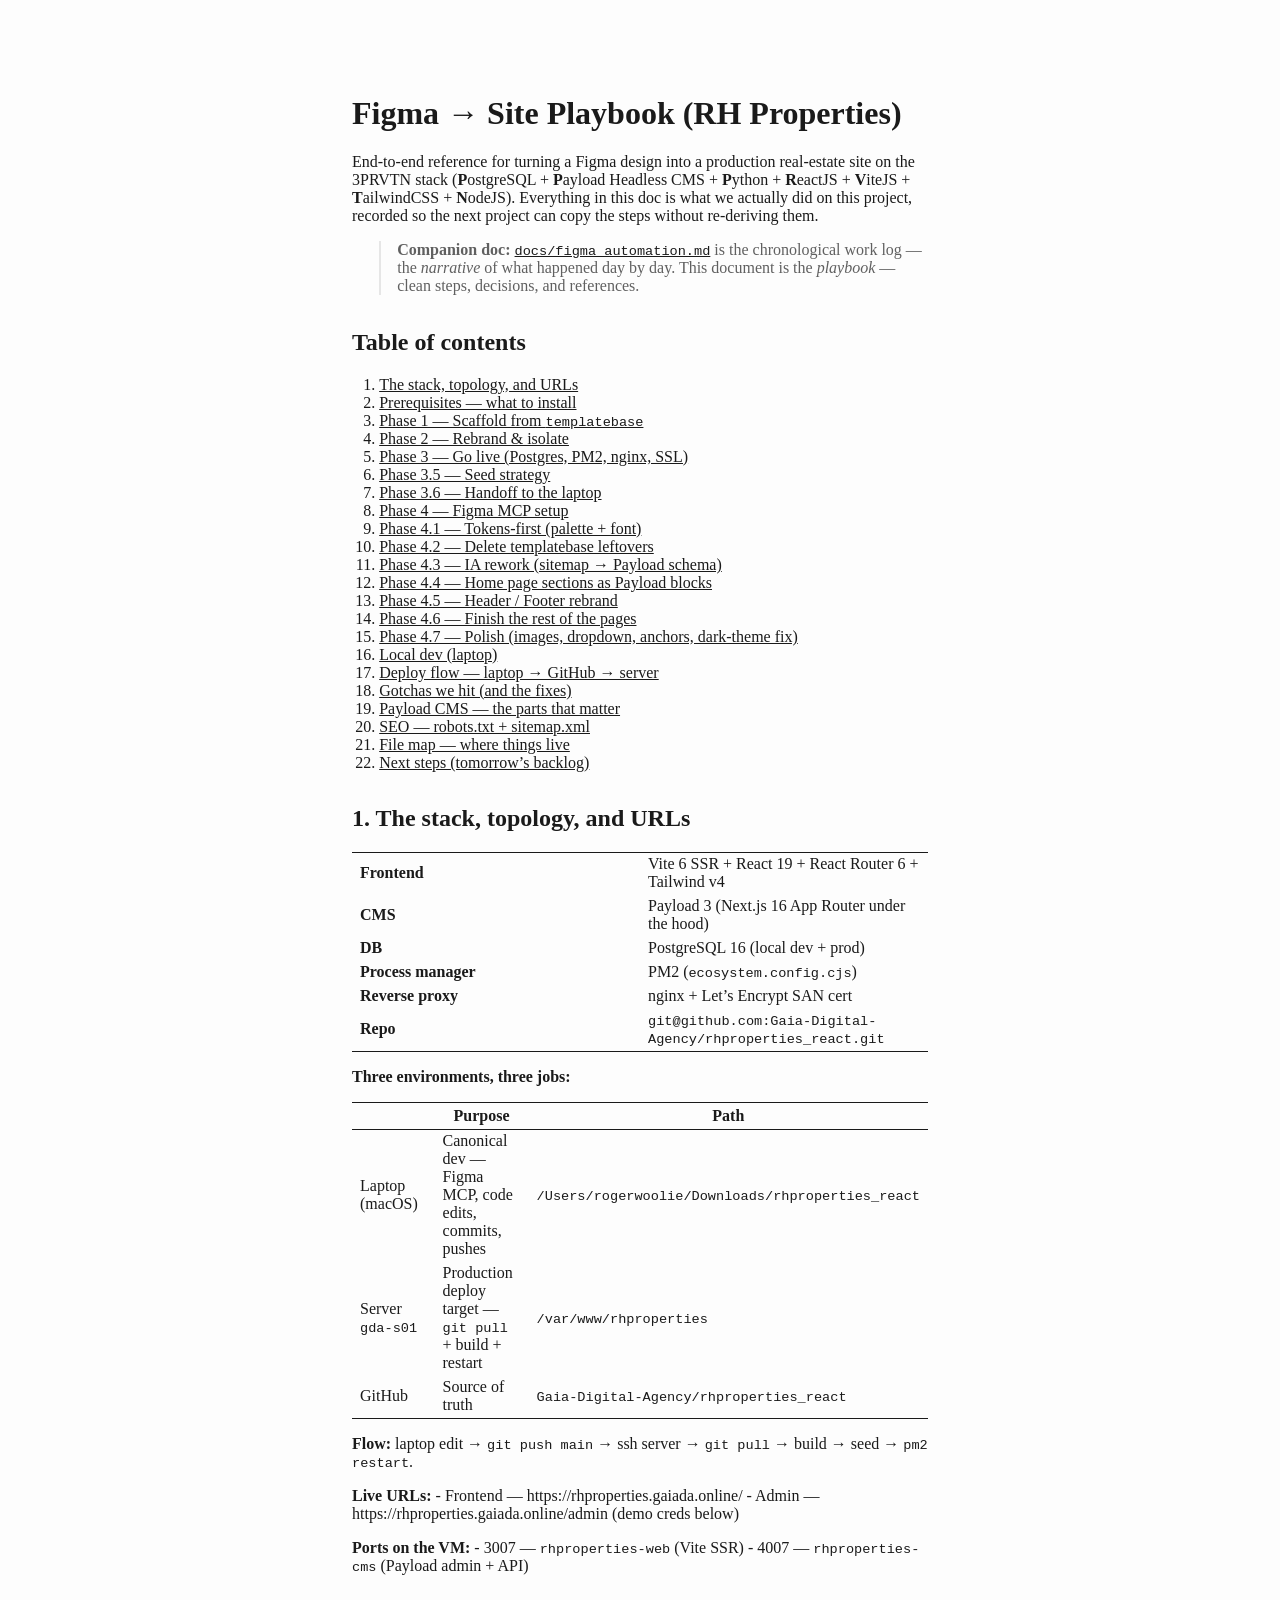
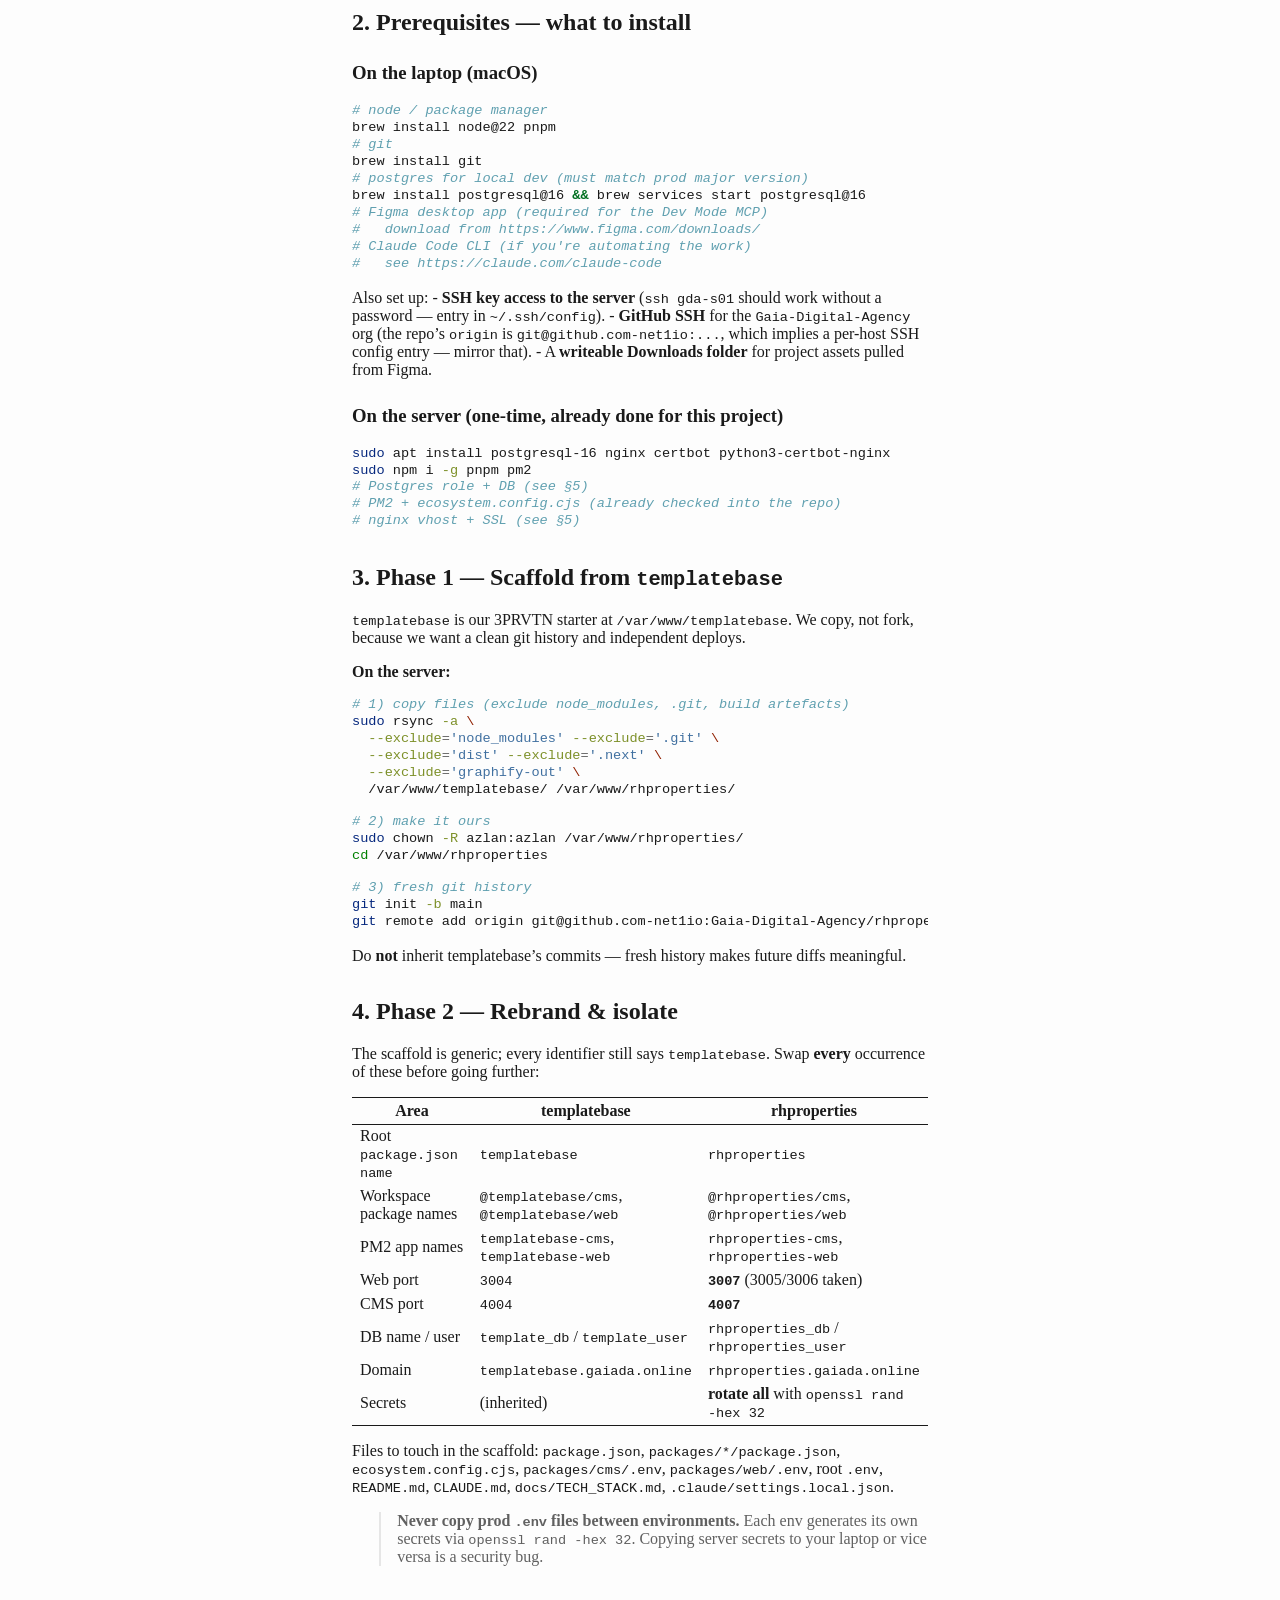
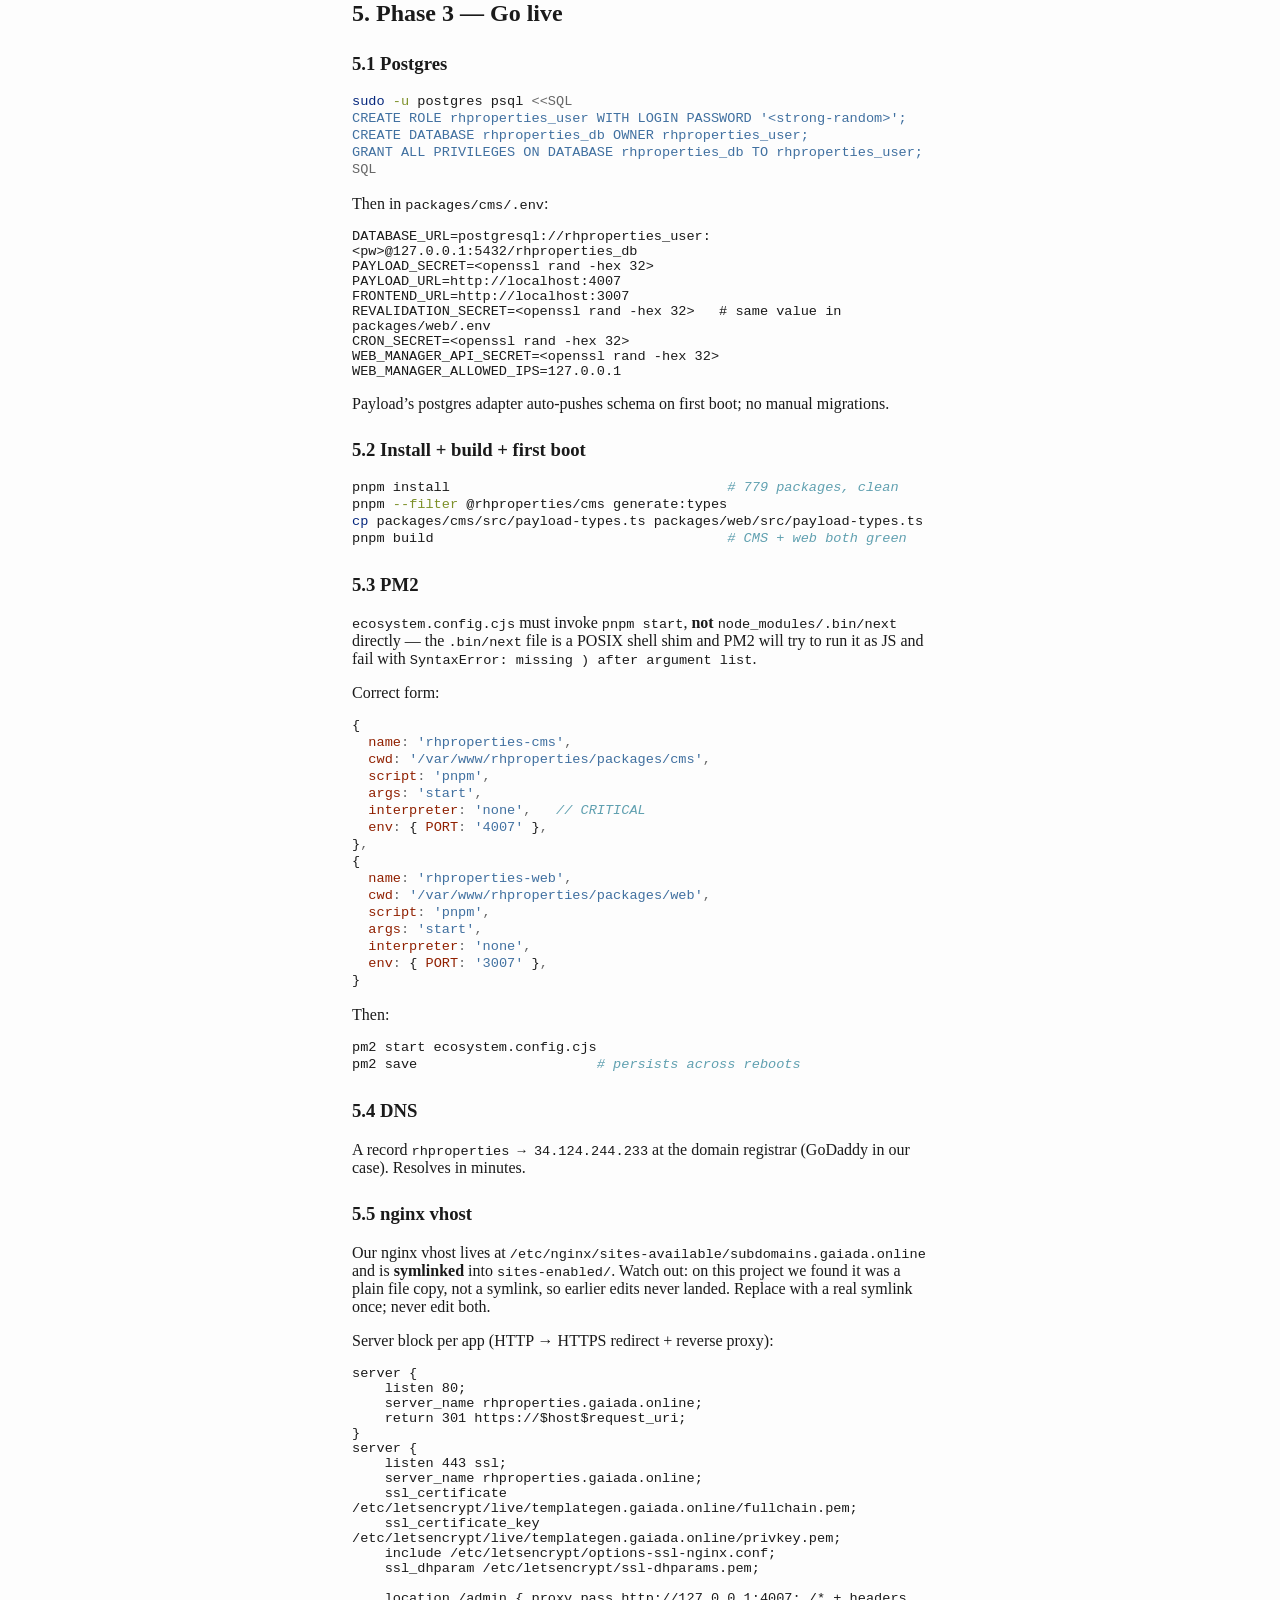
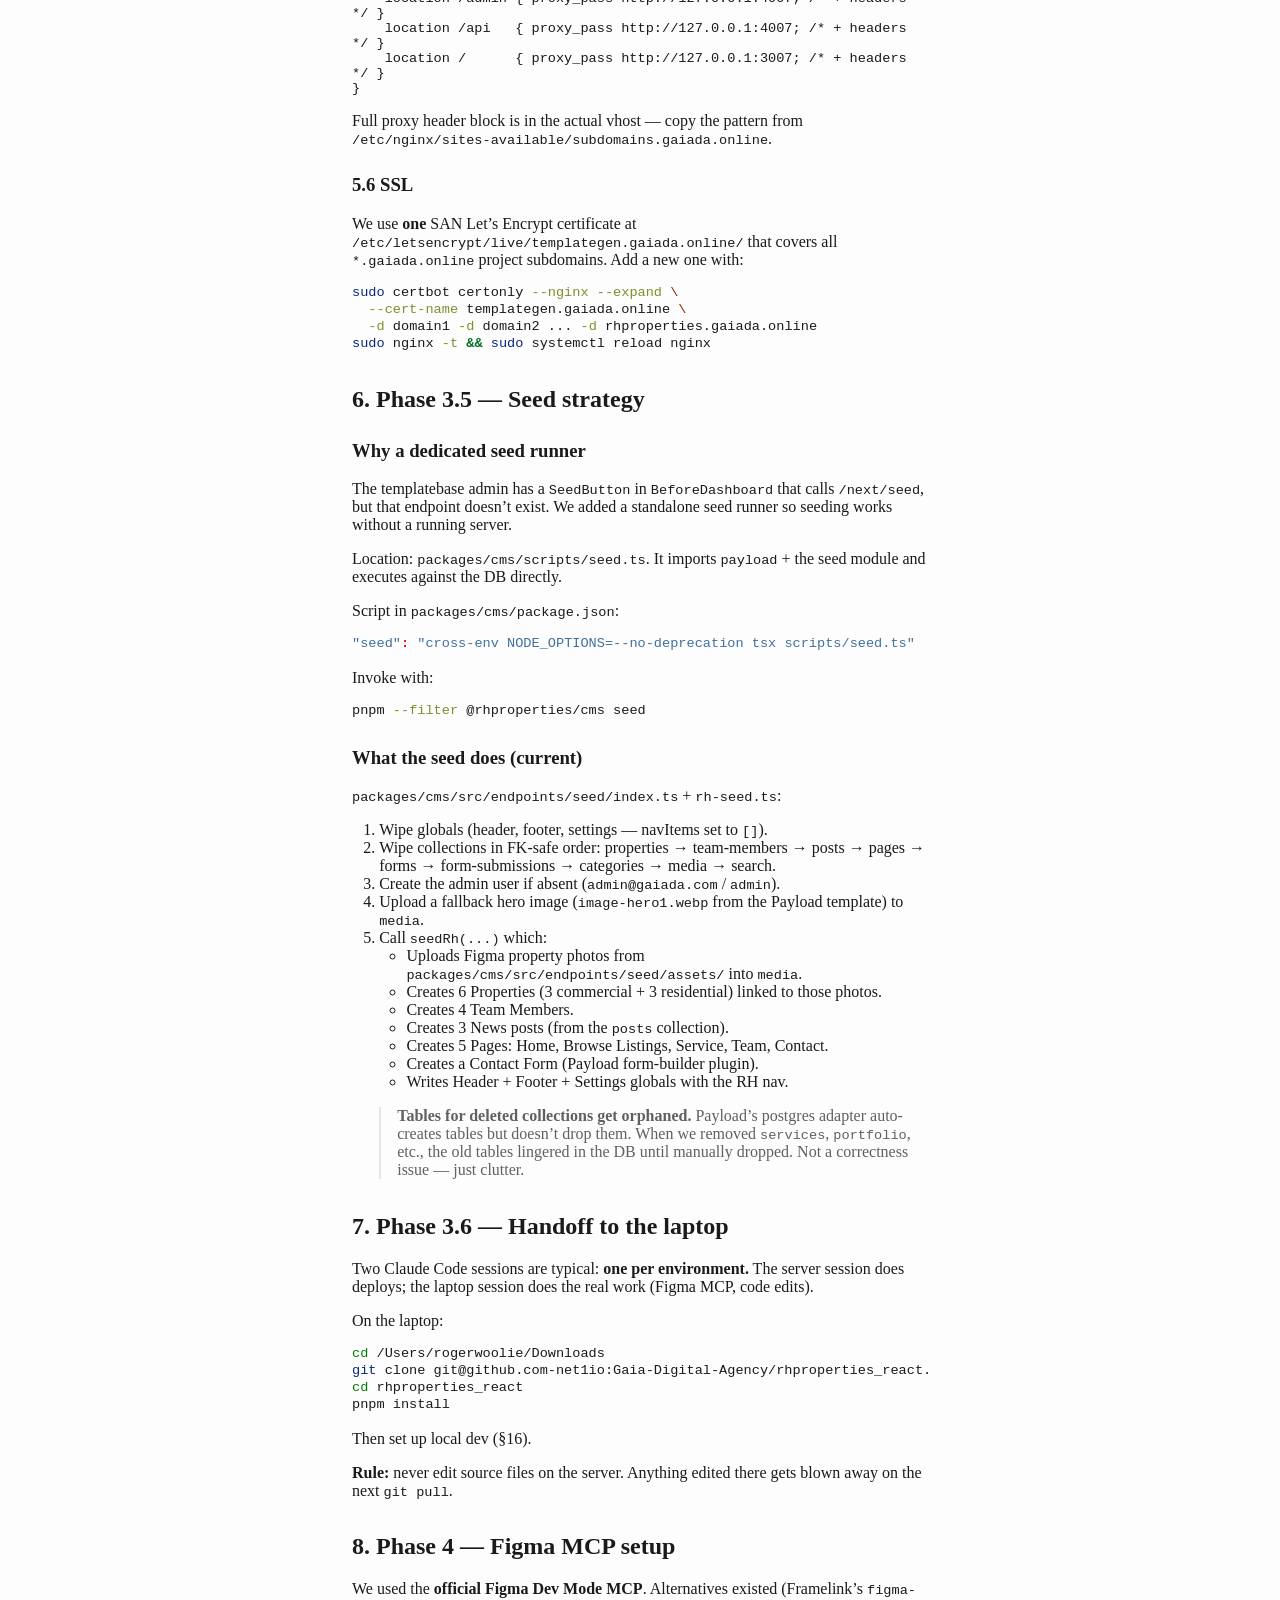
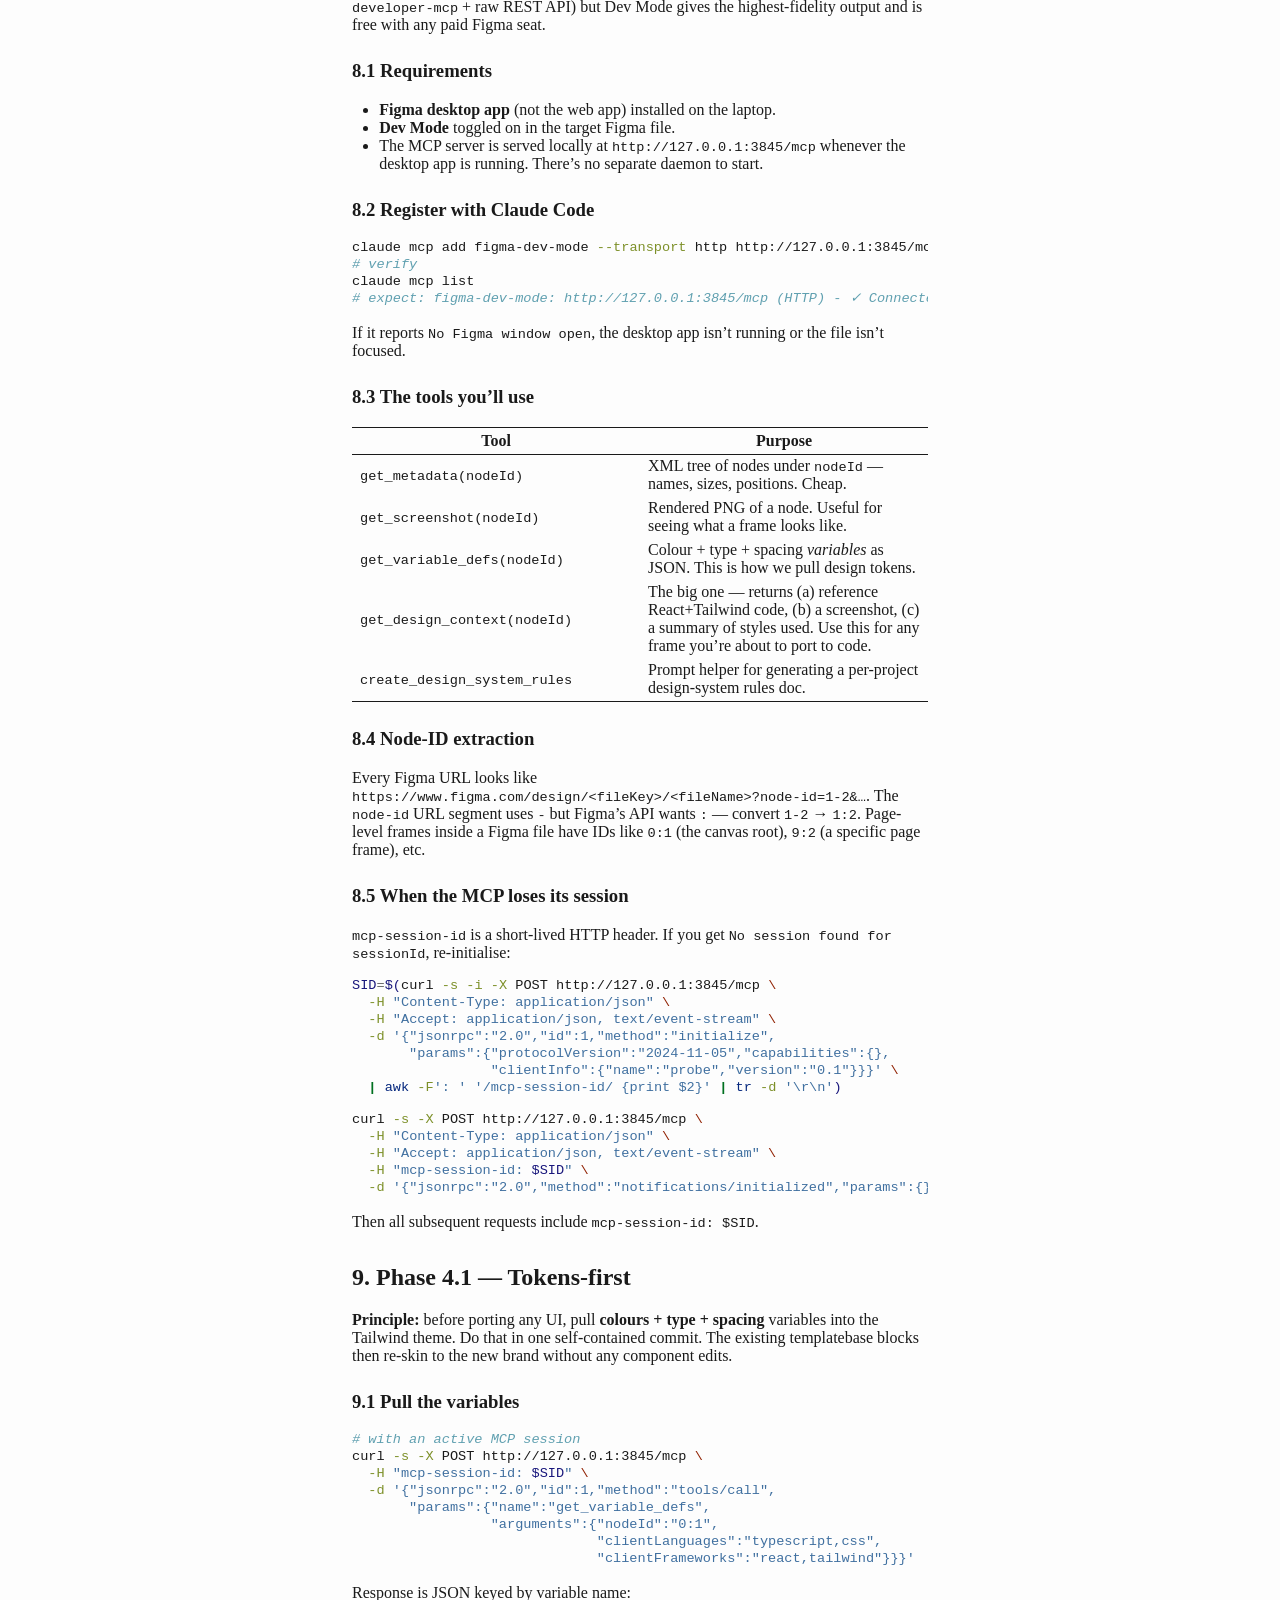
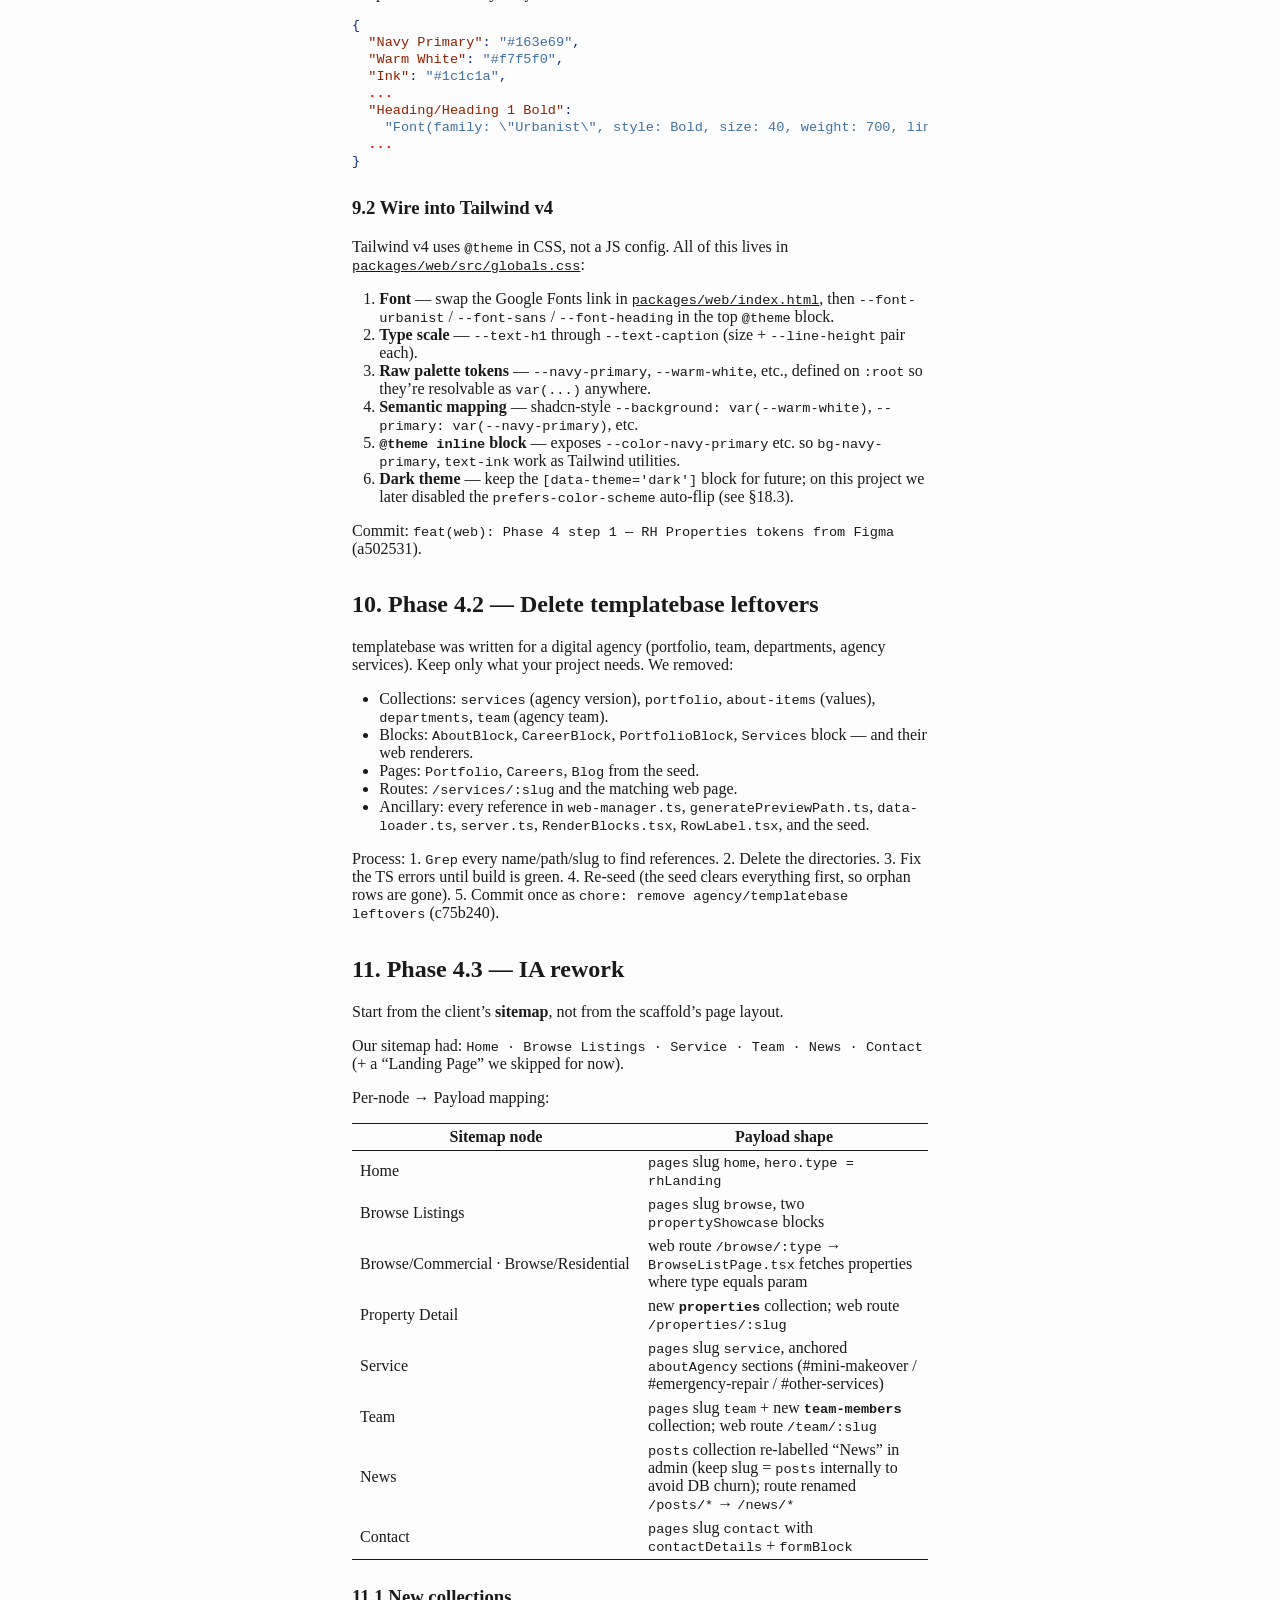
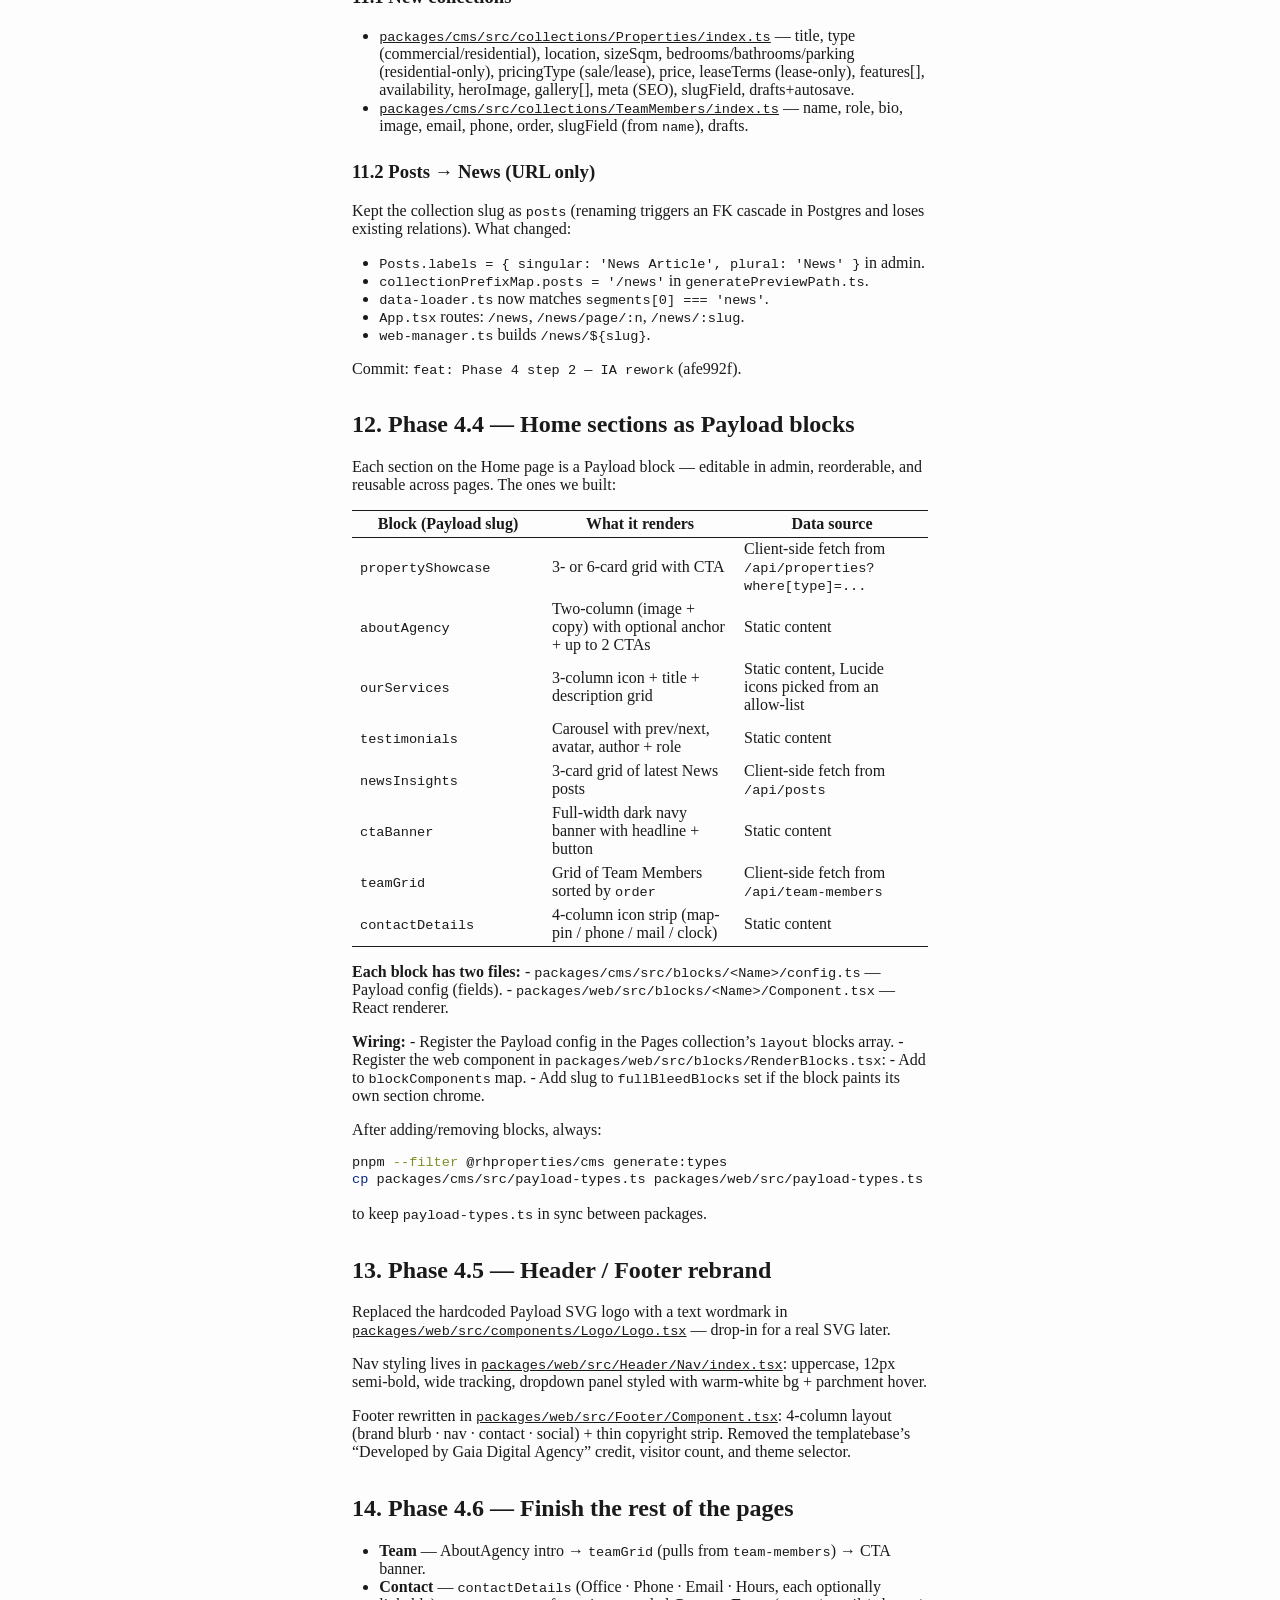
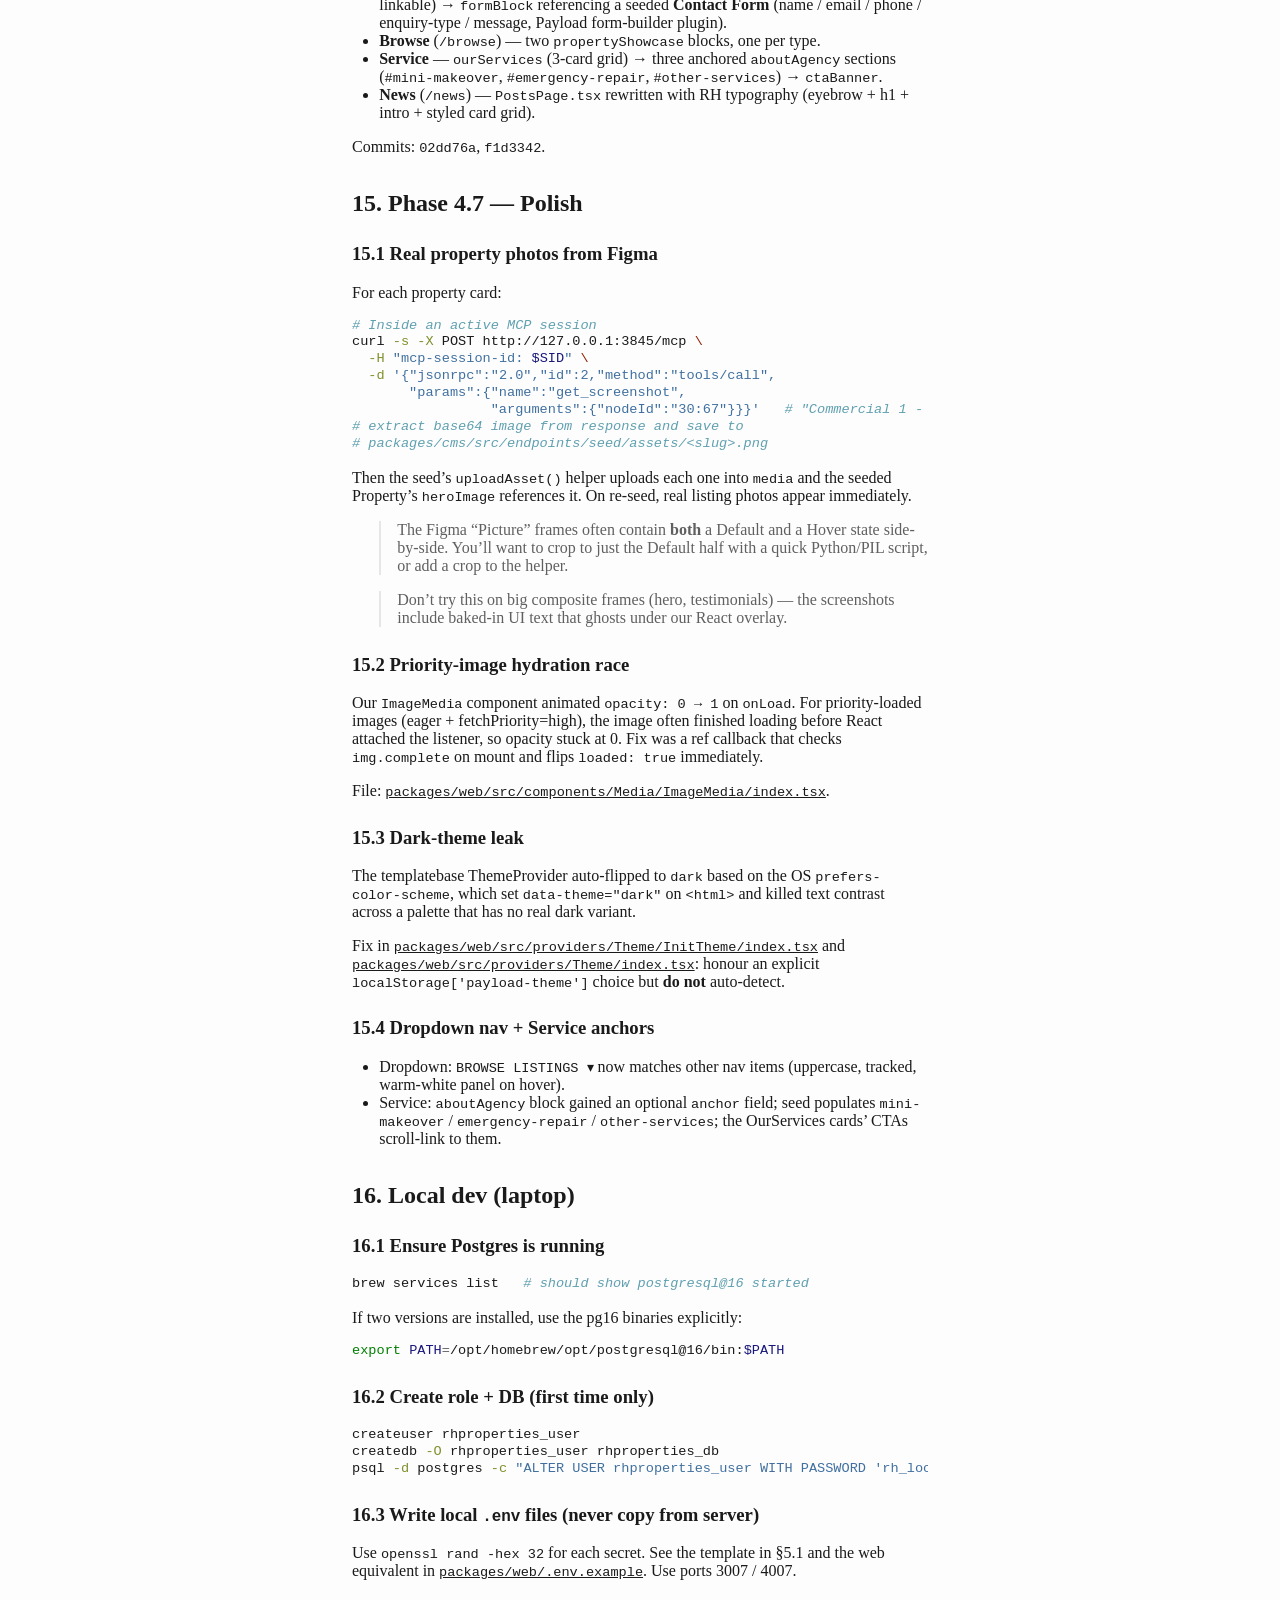
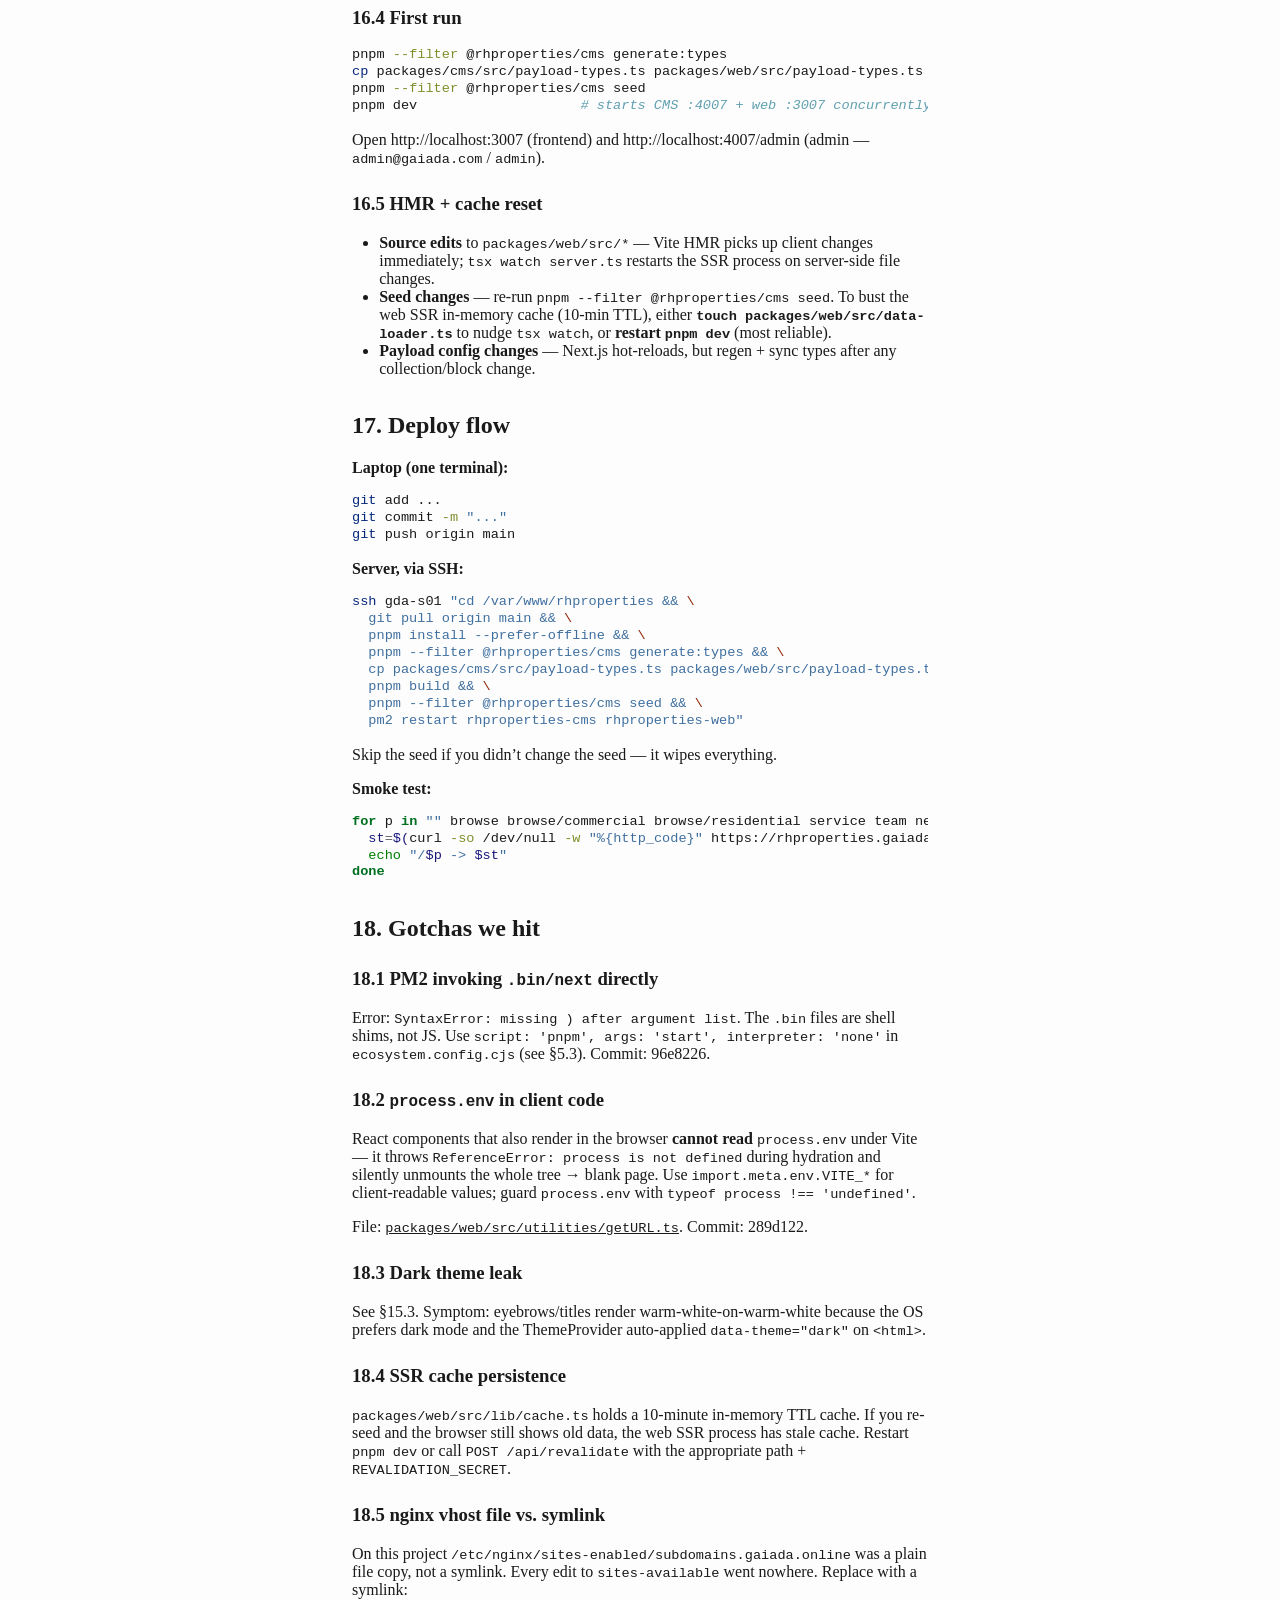
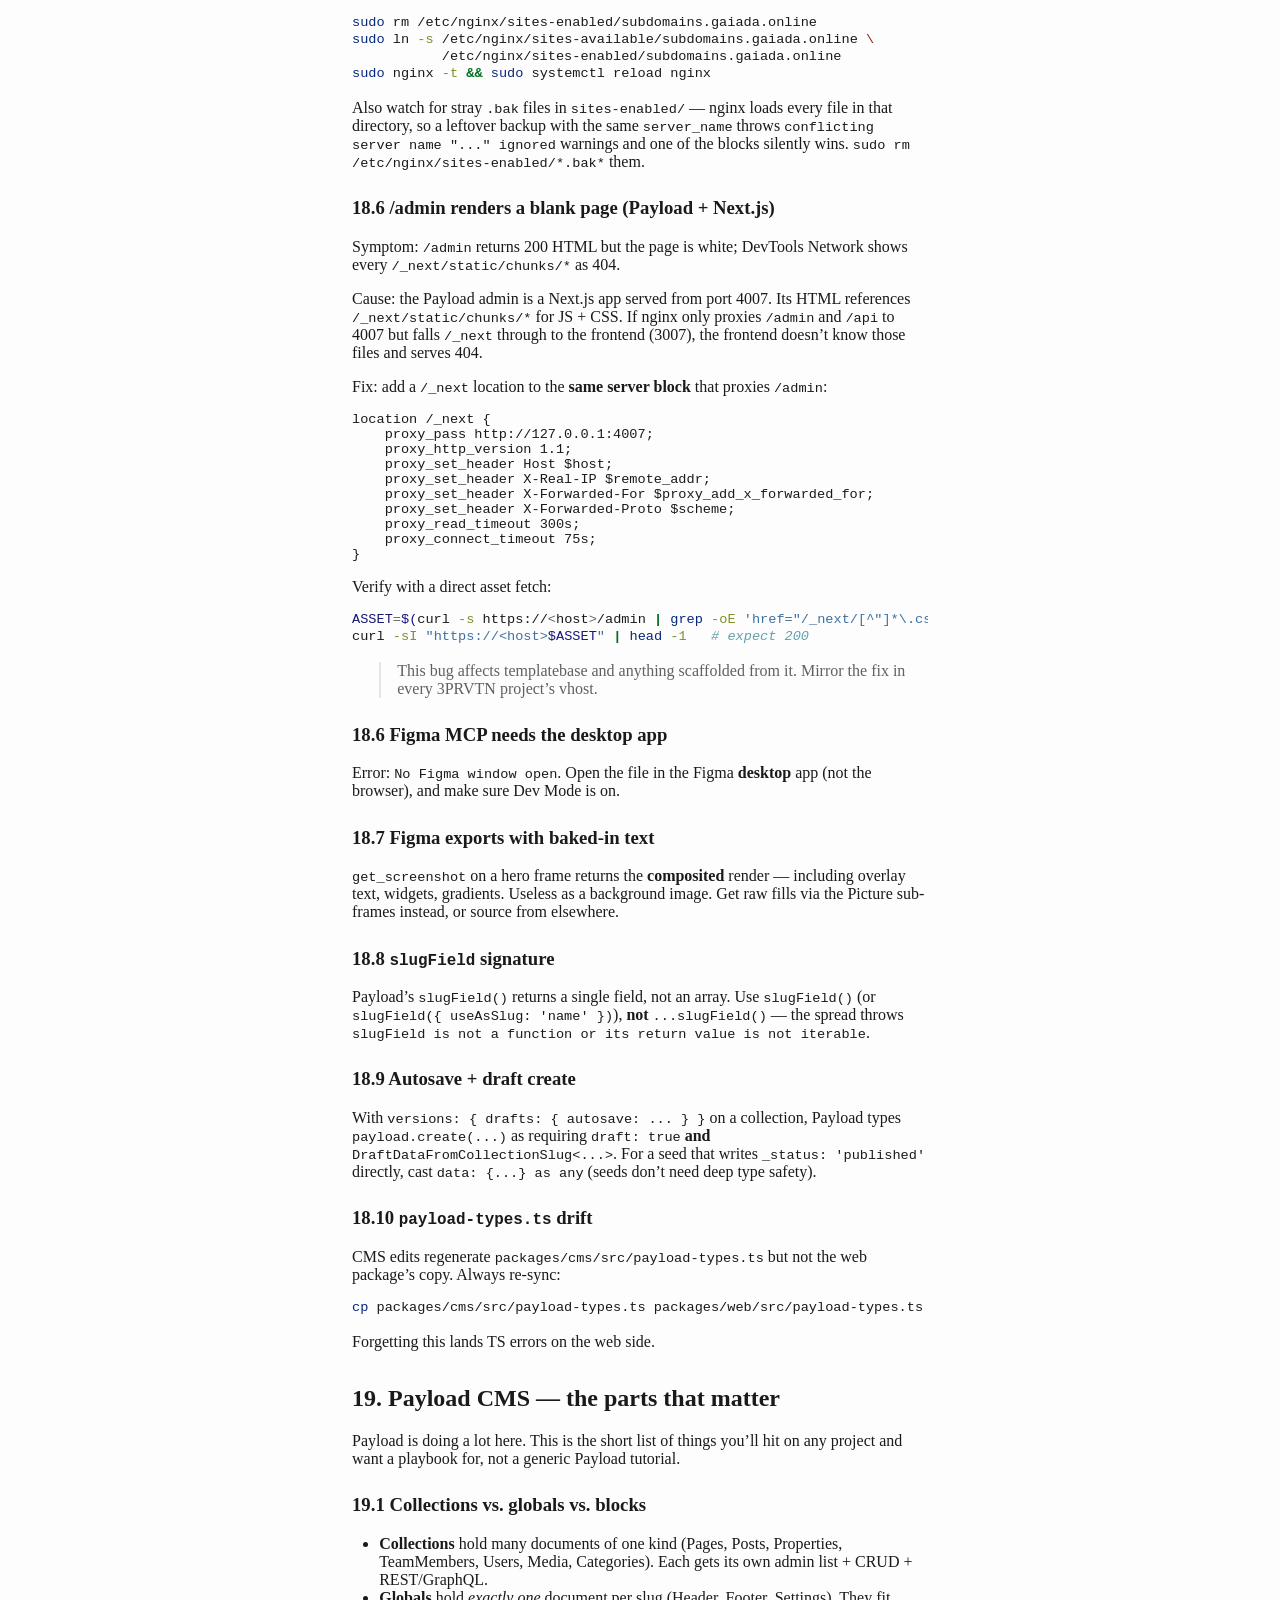
<file: docs/figma_to_site_automation.html>
<!DOCTYPE html>
<html xmlns="http://www.w3.org/1999/xhtml">
<head>
  <meta charset="utf-8" />
  <meta name="generator" content="pandoc" />
  <meta name="viewport" content="width=device-width, initial-scale=1.0, user-scalable=yes" />
  <title>figma_to_site_automation</title>
  <style>
    /* Default styles provided by pandoc.
    ** See https://pandoc.org/MANUAL.html#variables-for-html for config info.
    */
    html {
      color: #1a1a1a;
      background-color: #fdfdfd;
    }
    body {
      margin: 0 auto;
      max-width: 36em;
      padding-left: 50px;
      padding-right: 50px;
      padding-top: 50px;
      padding-bottom: 50px;
      hyphens: auto;
      overflow-wrap: break-word;
      text-rendering: optimizeLegibility;
      font-kerning: normal;
    }
    @media (max-width: 600px) {
      body {
        font-size: 0.9em;
        padding: 12px;
      }
      h1 {
        font-size: 1.8em;
      }
    }
    @media print {
      html {
        background-color: white;
      }
      body {
        background-color: transparent;
        color: black;
        font-size: 12pt;
      }
      p, h2, h3 {
        orphans: 3;
        widows: 3;
      }
      h2, h3, h4 {
        page-break-after: avoid;
      }
    }
    p {
      margin: 1em 0;
    }
    a {
      color: #1a1a1a;
    }
    a:visited {
      color: #1a1a1a;
    }
    img {
      max-width: 100%;
    }
    svg {
      height: auto;
      max-width: 100%;
    }
    h1, h2, h3, h4, h5, h6 {
      margin-top: 1.4em;
    }
    h5, h6 {
      font-size: 1em;
      font-style: italic;
    }
    h6 {
      font-weight: normal;
    }
    ol, ul {
      padding-left: 1.7em;
      margin-top: 1em;
    }
    li > ol, li > ul {
      margin-top: 0;
    }
    blockquote {
      margin: 1em 0 1em 1.7em;
      padding-left: 1em;
      border-left: 2px solid #e6e6e6;
      color: #606060;
    }
    code {
      font-family: Menlo, Monaco, Consolas, 'Lucida Console', monospace;
      font-size: 85%;
      margin: 0;
      hyphens: manual;
    }
    pre {
      margin: 1em 0;
      overflow: auto;
    }
    pre code {
      padding: 0;
      overflow: visible;
      overflow-wrap: normal;
    }
    .sourceCode {
     background-color: transparent;
     overflow: visible;
    }
    hr {
      border: none;
      border-top: 1px solid #1a1a1a;
      height: 1px;
      margin: 1em 0;
    }
    table {
      margin: 1em 0;
      border-collapse: collapse;
      width: 100%;
      overflow-x: auto;
      display: block;
      font-variant-numeric: lining-nums tabular-nums;
    }
    table caption {
      margin-bottom: 0.75em;
    }
    tbody {
      margin-top: 0.5em;
      border-top: 1px solid #1a1a1a;
      border-bottom: 1px solid #1a1a1a;
    }
    th {
      border-top: 1px solid #1a1a1a;
      padding: 0.25em 0.5em 0.25em 0.5em;
    }
    td {
      padding: 0.125em 0.5em 0.25em 0.5em;
    }
    header {
      margin-bottom: 4em;
      text-align: center;
    }
    #TOC li {
      list-style: none;
    }
    #TOC ul {
      padding-left: 1.3em;
    }
    #TOC > ul {
      padding-left: 0;
    }
    #TOC a:not(:hover) {
      text-decoration: none;
    }
    code{white-space: pre-wrap;}
    span.smallcaps{font-variant: small-caps;}
    div.columns{display: flex; gap: min(4vw, 1.5em);}
    div.column{flex: auto; overflow-x: auto;}
    div.hanging-indent{margin-left: 1.5em; text-indent: -1.5em;}
    /* The extra [class] is a hack that increases specificity enough to
       override a similar rule in reveal.js */
    ul.task-list[class]{list-style: none;}
    ul.task-list li input[type="checkbox"] {
      font-size: inherit;
      width: 0.8em;
      margin: 0 0.8em 0.2em -1.6em;
      vertical-align: middle;
    }
    .display.math{display: block; text-align: center; margin: 0.5rem auto;}
    /* CSS for syntax highlighting */
    html { -webkit-text-size-adjust: 100%; }
    pre > code.sourceCode { white-space: pre; position: relative; }
    pre > code.sourceCode > span { display: inline-block; line-height: 1.25; }
    pre > code.sourceCode > span:empty { height: 1.2em; }
    .sourceCode { overflow: visible; }
    code.sourceCode > span { color: inherit; text-decoration: inherit; }
    div.sourceCode { margin: 1em 0; }
    pre.sourceCode { margin: 0; }
    @media screen {
    div.sourceCode { overflow: auto; }
    }
    @media print {
    pre > code.sourceCode { white-space: pre-wrap; }
    pre > code.sourceCode > span { text-indent: -5em; padding-left: 5em; }
    }
    pre.numberSource code
      { counter-reset: source-line 0; }
    pre.numberSource code > span
      { position: relative; left: -4em; counter-increment: source-line; }
    pre.numberSource code > span > a:first-child::before
      { content: counter(source-line);
        position: relative; left: -1em; text-align: right; vertical-align: baseline;
        border: none; display: inline-block;
        -webkit-touch-callout: none; -webkit-user-select: none;
        -khtml-user-select: none; -moz-user-select: none;
        -ms-user-select: none; user-select: none;
        padding: 0 4px; width: 4em;
        color: #aaaaaa;
      }
    pre.numberSource { margin-left: 3em; border-left: 1px solid #aaaaaa;  padding-left: 4px; }
    div.sourceCode
      {   }
    @media screen {
    pre > code.sourceCode > span > a:first-child::before { text-decoration: underline; }
    }
    code span.al { color: #ff0000; font-weight: bold; } /* Alert */
    code span.an { color: #60a0b0; font-weight: bold; font-style: italic; } /* Annotation */
    code span.at { color: #7d9029; } /* Attribute */
    code span.bn { color: #40a070; } /* BaseN */
    code span.bu { color: #008000; } /* BuiltIn */
    code span.cf { color: #007020; font-weight: bold; } /* ControlFlow */
    code span.ch { color: #4070a0; } /* Char */
    code span.cn { color: #880000; } /* Constant */
    code span.co { color: #60a0b0; font-style: italic; } /* Comment */
    code span.cv { color: #60a0b0; font-weight: bold; font-style: italic; } /* CommentVar */
    code span.do { color: #ba2121; font-style: italic; } /* Documentation */
    code span.dt { color: #902000; } /* DataType */
    code span.dv { color: #40a070; } /* DecVal */
    code span.er { color: #ff0000; font-weight: bold; } /* Error */
    code span.ex { } /* Extension */
    code span.fl { color: #40a070; } /* Float */
    code span.fu { color: #06287e; } /* Function */
    code span.im { color: #008000; font-weight: bold; } /* Import */
    code span.in { color: #60a0b0; font-weight: bold; font-style: italic; } /* Information */
    code span.kw { color: #007020; font-weight: bold; } /* Keyword */
    code span.op { color: #666666; } /* Operator */
    code span.ot { color: #007020; } /* Other */
    code span.pp { color: #bc7a00; } /* Preprocessor */
    code span.sc { color: #4070a0; } /* SpecialChar */
    code span.ss { color: #bb6688; } /* SpecialString */
    code span.st { color: #4070a0; } /* String */
    code span.va { color: #19177c; } /* Variable */
    code span.vs { color: #4070a0; } /* VerbatimString */
    code span.wa { color: #60a0b0; font-weight: bold; font-style: italic; } /* Warning */
  </style>
</head>
<body>
<h1 id="figma-site-playbook-rh-properties">Figma → Site Playbook (RH
Properties)</h1>
<p>End-to-end reference for turning a Figma design into a production
real-estate site on the 3PRVTN stack (<strong>P</strong>ostgreSQL +
<strong>P</strong>ayload Headless CMS + <strong>P</strong>ython +
<strong>R</strong>eactJS + <strong>V</strong>iteJS +
<strong>T</strong>ailwindCSS + <strong>N</strong>odeJS).
Everything in this doc is what we actually did on this project, recorded
so the next project can copy the steps without re-deriving them.</p>
<blockquote>
<p><strong>Companion doc:</strong> <a
href="./figma_automation.md"><code>docs/figma_automation.md</code></a>
is the chronological work log — the <em>narrative</em> of what happened
day by day. This document is the <em>playbook</em> — clean steps,
decisions, and references.</p>
</blockquote>
<h2 id="table-of-contents">Table of contents</h2>
<ol type="1">
<li><a href="#1-the-stack-topology-and-urls">The stack, topology, and
URLs</a></li>
<li><a href="#2-prerequisites--what-to-install">Prerequisites — what to
install</a></li>
<li><a href="#3-phase-1--scaffold-from-templatebase">Phase 1 — Scaffold
from <code>templatebase</code></a></li>
<li><a href="#4-phase-2--rebrand--isolate">Phase 2 — Rebrand &amp;
isolate</a></li>
<li><a href="#5-phase-3--go-live">Phase 3 — Go live (Postgres, PM2,
nginx, SSL)</a></li>
<li><a href="#6-phase-35--seed-strategy">Phase 3.5 — Seed
strategy</a></li>
<li><a href="#7-phase-36--handoff-to-the-laptop">Phase 3.6 — Handoff to
the laptop</a></li>
<li><a href="#8-phase-4--figma-mcp-setup">Phase 4 — Figma MCP
setup</a></li>
<li><a href="#9-phase-41--tokens-first">Phase 4.1 — Tokens-first
(palette + font)</a></li>
<li><a href="#10-phase-42--delete-templatebase-leftovers">Phase 4.2 —
Delete templatebase leftovers</a></li>
<li><a href="#11-phase-43--ia-rework">Phase 4.3 — IA rework (sitemap →
Payload schema)</a></li>
<li><a href="#12-phase-44--home-sections-as-payload-blocks">Phase 4.4 —
Home page sections as Payload blocks</a></li>
<li><a href="#13-phase-45--header--footer-rebrand">Phase 4.5 — Header /
Footer rebrand</a></li>
<li><a href="#14-phase-46--finish-the-rest-of-the-pages">Phase 4.6 —
Finish the rest of the pages</a></li>
<li><a href="#15-phase-47--polish">Phase 4.7 — Polish (images, dropdown,
anchors, dark-theme fix)</a></li>
<li><a href="#16-local-dev-laptop">Local dev (laptop)</a></li>
<li><a href="#17-deploy-flow">Deploy flow — laptop → GitHub →
server</a></li>
<li><a href="#18-gotchas-we-hit">Gotchas we hit (and the fixes)</a></li>
<li><a href="#19-payload-cms--the-parts-that-matter">Payload CMS — the
parts that matter</a></li>
<li><a href="#20-seo--robotstxt--sitemapxml">SEO — robots.txt +
sitemap.xml</a></li>
<li><a href="#21-file-map">File map — where things live</a></li>
<li><a href="#22-next-steps-tomorrows-backlog">Next steps (tomorrow’s
backlog)</a></li>
</ol>
<h2 id="the-stack-topology-and-urls">1. The stack, topology, and
URLs</h2>
<table>
<colgroup>
<col style="width: 50%" />
<col style="width: 50%" />
</colgroup>
<tbody>
<tr>
<td><strong>Frontend</strong></td>
<td>Vite 6 SSR + React 19 + React Router 6 + Tailwind v4</td>
</tr>
<tr>
<td><strong>CMS</strong></td>
<td>Payload 3 (Next.js 16 App Router under the hood)</td>
</tr>
<tr>
<td><strong>DB</strong></td>
<td>PostgreSQL 16 (local dev + prod)</td>
</tr>
<tr>
<td><strong>Process manager</strong></td>
<td>PM2 (<code>ecosystem.config.cjs</code>)</td>
</tr>
<tr>
<td><strong>Reverse proxy</strong></td>
<td>nginx + Let’s Encrypt SAN cert</td>
</tr>
<tr>
<td><strong>Repo</strong></td>
<td><code>git@github.com:Gaia-Digital-Agency/rhproperties_react.git</code></td>
</tr>
</tbody>
</table>
<p><strong>Three environments, three jobs:</strong></p>
<table>
<colgroup>
<col style="width: 33%" />
<col style="width: 33%" />
<col style="width: 33%" />
</colgroup>
<thead>
<tr>
<th></th>
<th>Purpose</th>
<th>Path</th>
</tr>
</thead>
<tbody>
<tr>
<td>Laptop (macOS)</td>
<td>Canonical dev — Figma MCP, code edits, commits, pushes</td>
<td><code>/Users/rogerwoolie/Downloads/rhproperties_react</code></td>
</tr>
<tr>
<td>Server <code>gda-s01</code></td>
<td>Production deploy target — <code>git pull</code> + build +
restart</td>
<td><code>/var/www/rhproperties</code></td>
</tr>
<tr>
<td>GitHub</td>
<td>Source of truth</td>
<td><code>Gaia-Digital-Agency/rhproperties_react</code></td>
</tr>
</tbody>
</table>
<p><strong>Flow:</strong> laptop edit → <code>git push main</code> → ssh
server → <code>git pull</code> → build → seed →
<code>pm2 restart</code>.</p>
<p><strong>Live URLs:</strong> - Frontend —
https://rhproperties.gaiada.online/ - Admin —
https://rhproperties.gaiada.online/admin (demo creds below)</p>
<p><strong>Ports on the VM:</strong> - 3007 —
<code>rhproperties-web</code> (Vite SSR) - 4007 —
<code>rhproperties-cms</code> (Payload admin + API)</p>
<h2 id="prerequisites-what-to-install">2. Prerequisites — what to
install</h2>
<h3 id="on-the-laptop-macos">On the laptop (macOS)</h3>
<div class="sourceCode" id="cb1"><pre
class="sourceCode bash"><code class="sourceCode bash"><span id="cb1-1"><a href="#cb1-1" aria-hidden="true" tabindex="-1"></a><span class="co"># node / package manager</span></span>
<span id="cb1-2"><a href="#cb1-2" aria-hidden="true" tabindex="-1"></a><span class="ex">brew</span> install node@22 pnpm</span>
<span id="cb1-3"><a href="#cb1-3" aria-hidden="true" tabindex="-1"></a><span class="co"># git</span></span>
<span id="cb1-4"><a href="#cb1-4" aria-hidden="true" tabindex="-1"></a><span class="ex">brew</span> install git</span>
<span id="cb1-5"><a href="#cb1-5" aria-hidden="true" tabindex="-1"></a><span class="co"># postgres for local dev (must match prod major version)</span></span>
<span id="cb1-6"><a href="#cb1-6" aria-hidden="true" tabindex="-1"></a><span class="ex">brew</span> install postgresql@16 <span class="kw">&amp;&amp;</span> <span class="ex">brew</span> services start postgresql@16</span>
<span id="cb1-7"><a href="#cb1-7" aria-hidden="true" tabindex="-1"></a><span class="co"># Figma desktop app (required for the Dev Mode MCP)</span></span>
<span id="cb1-8"><a href="#cb1-8" aria-hidden="true" tabindex="-1"></a><span class="co">#   download from https://www.figma.com/downloads/</span></span>
<span id="cb1-9"><a href="#cb1-9" aria-hidden="true" tabindex="-1"></a><span class="co"># Claude Code CLI (if you&#39;re automating the work)</span></span>
<span id="cb1-10"><a href="#cb1-10" aria-hidden="true" tabindex="-1"></a><span class="co">#   see https://claude.com/claude-code</span></span></code></pre></div>
<p>Also set up: - <strong>SSH key access to the server</strong>
(<code>ssh gda-s01</code> should work without a password — entry in
<code>~/.ssh/config</code>). - <strong>GitHub SSH</strong> for the
<code>Gaia-Digital-Agency</code> org (the repo’s <code>origin</code> is
<code>git@github.com-net1io:...</code>, which implies a per-host SSH
config entry — mirror that). - A <strong>writeable Downloads
folder</strong> for project assets pulled from Figma.</p>
<h3 id="on-the-server-one-time-already-done-for-this-project">On the
server (one-time, already done for this project)</h3>
<div class="sourceCode" id="cb2"><pre
class="sourceCode bash"><code class="sourceCode bash"><span id="cb2-1"><a href="#cb2-1" aria-hidden="true" tabindex="-1"></a><span class="fu">sudo</span> apt install postgresql-16 nginx certbot python3-certbot-nginx</span>
<span id="cb2-2"><a href="#cb2-2" aria-hidden="true" tabindex="-1"></a><span class="fu">sudo</span> npm i <span class="at">-g</span> pnpm pm2</span>
<span id="cb2-3"><a href="#cb2-3" aria-hidden="true" tabindex="-1"></a><span class="co"># Postgres role + DB (see §5)</span></span>
<span id="cb2-4"><a href="#cb2-4" aria-hidden="true" tabindex="-1"></a><span class="co"># PM2 + ecosystem.config.cjs (already checked into the repo)</span></span>
<span id="cb2-5"><a href="#cb2-5" aria-hidden="true" tabindex="-1"></a><span class="co"># nginx vhost + SSL (see §5)</span></span></code></pre></div>
<h2 id="phase-1-scaffold-from-templatebase">3. Phase 1 — Scaffold from
<code>templatebase</code></h2>
<p><code>templatebase</code> is our 3PRVTN starter at
<code>/var/www/templatebase</code>. We copy, not fork, because we want a
clean git history and independent deploys.</p>
<p><strong>On the server:</strong></p>
<div class="sourceCode" id="cb3"><pre
class="sourceCode bash"><code class="sourceCode bash"><span id="cb3-1"><a href="#cb3-1" aria-hidden="true" tabindex="-1"></a><span class="co"># 1) copy files (exclude node_modules, .git, build artefacts)</span></span>
<span id="cb3-2"><a href="#cb3-2" aria-hidden="true" tabindex="-1"></a><span class="fu">sudo</span> rsync <span class="at">-a</span> <span class="dt">\</span></span>
<span id="cb3-3"><a href="#cb3-3" aria-hidden="true" tabindex="-1"></a>  <span class="at">--exclude</span><span class="op">=</span><span class="st">&#39;node_modules&#39;</span> <span class="at">--exclude</span><span class="op">=</span><span class="st">&#39;.git&#39;</span> <span class="dt">\</span></span>
<span id="cb3-4"><a href="#cb3-4" aria-hidden="true" tabindex="-1"></a>  <span class="at">--exclude</span><span class="op">=</span><span class="st">&#39;dist&#39;</span> <span class="at">--exclude</span><span class="op">=</span><span class="st">&#39;.next&#39;</span> <span class="dt">\</span></span>
<span id="cb3-5"><a href="#cb3-5" aria-hidden="true" tabindex="-1"></a>  <span class="at">--exclude</span><span class="op">=</span><span class="st">&#39;graphify-out&#39;</span> <span class="dt">\</span></span>
<span id="cb3-6"><a href="#cb3-6" aria-hidden="true" tabindex="-1"></a>  /var/www/templatebase/ /var/www/rhproperties/</span>
<span id="cb3-7"><a href="#cb3-7" aria-hidden="true" tabindex="-1"></a></span>
<span id="cb3-8"><a href="#cb3-8" aria-hidden="true" tabindex="-1"></a><span class="co"># 2) make it ours</span></span>
<span id="cb3-9"><a href="#cb3-9" aria-hidden="true" tabindex="-1"></a><span class="fu">sudo</span> chown <span class="at">-R</span> azlan:azlan /var/www/rhproperties/</span>
<span id="cb3-10"><a href="#cb3-10" aria-hidden="true" tabindex="-1"></a><span class="bu">cd</span> /var/www/rhproperties</span>
<span id="cb3-11"><a href="#cb3-11" aria-hidden="true" tabindex="-1"></a></span>
<span id="cb3-12"><a href="#cb3-12" aria-hidden="true" tabindex="-1"></a><span class="co"># 3) fresh git history</span></span>
<span id="cb3-13"><a href="#cb3-13" aria-hidden="true" tabindex="-1"></a><span class="fu">git</span> init <span class="at">-b</span> main</span>
<span id="cb3-14"><a href="#cb3-14" aria-hidden="true" tabindex="-1"></a><span class="fu">git</span> remote add origin git@github.com-net1io:Gaia-Digital-Agency/rhproperties_react.git</span></code></pre></div>
<p>Do <strong>not</strong> inherit templatebase’s commits — fresh
history makes future diffs meaningful.</p>
<h2 id="phase-2-rebrand-isolate">4. Phase 2 — Rebrand &amp; isolate</h2>
<p>The scaffold is generic; every identifier still says
<code>templatebase</code>. Swap <strong>every</strong> occurrence of
these before going further:</p>
<table>
<colgroup>
<col style="width: 33%" />
<col style="width: 33%" />
<col style="width: 33%" />
</colgroup>
<thead>
<tr>
<th>Area</th>
<th>templatebase</th>
<th>rhproperties</th>
</tr>
</thead>
<tbody>
<tr>
<td>Root <code>package.json</code> <code>name</code></td>
<td><code>templatebase</code></td>
<td><code>rhproperties</code></td>
</tr>
<tr>
<td>Workspace package names</td>
<td><code>@templatebase/cms</code>, <code>@templatebase/web</code></td>
<td><code>@rhproperties/cms</code>, <code>@rhproperties/web</code></td>
</tr>
<tr>
<td>PM2 app names</td>
<td><code>templatebase-cms</code>, <code>templatebase-web</code></td>
<td><code>rhproperties-cms</code>, <code>rhproperties-web</code></td>
</tr>
<tr>
<td>Web port</td>
<td><code>3004</code></td>
<td><strong><code>3007</code></strong> (3005/3006 taken)</td>
</tr>
<tr>
<td>CMS port</td>
<td><code>4004</code></td>
<td><strong><code>4007</code></strong></td>
</tr>
<tr>
<td>DB name / user</td>
<td><code>template_db</code> / <code>template_user</code></td>
<td><code>rhproperties_db</code> / <code>rhproperties_user</code></td>
</tr>
<tr>
<td>Domain</td>
<td><code>templatebase.gaiada.online</code></td>
<td><code>rhproperties.gaiada.online</code></td>
</tr>
<tr>
<td>Secrets</td>
<td>(inherited)</td>
<td><strong>rotate all</strong> with
<code>openssl rand -hex 32</code></td>
</tr>
</tbody>
</table>
<p>Files to touch in the scaffold: <code>package.json</code>,
<code>packages/*/package.json</code>, <code>ecosystem.config.cjs</code>,
<code>packages/cms/.env</code>, <code>packages/web/.env</code>, root
<code>.env</code>, <code>README.md</code>, <code>CLAUDE.md</code>,
<code>docs/TECH_STACK.md</code>,
<code>.claude/settings.local.json</code>.</p>
<blockquote>
<p><strong>Never copy prod <code>.env</code> files between
environments.</strong> Each env generates its own secrets via
<code>openssl rand -hex 32</code>. Copying server secrets to your laptop
or vice versa is a security bug.</p>
</blockquote>
<h2 id="phase-3-go-live">5. Phase 3 — Go live</h2>
<h3 id="postgres">5.1 Postgres</h3>
<div class="sourceCode" id="cb4"><pre
class="sourceCode bash"><code class="sourceCode bash"><span id="cb4-1"><a href="#cb4-1" aria-hidden="true" tabindex="-1"></a><span class="fu">sudo</span> <span class="at">-u</span> postgres psql <span class="op">&lt;&lt;SQL</span></span>
<span id="cb4-2"><a href="#cb4-2" aria-hidden="true" tabindex="-1"></a><span class="st">CREATE ROLE rhproperties_user WITH LOGIN PASSWORD &#39;&lt;strong-random&gt;&#39;;</span></span>
<span id="cb4-3"><a href="#cb4-3" aria-hidden="true" tabindex="-1"></a><span class="st">CREATE DATABASE rhproperties_db OWNER rhproperties_user;</span></span>
<span id="cb4-4"><a href="#cb4-4" aria-hidden="true" tabindex="-1"></a><span class="st">GRANT ALL PRIVILEGES ON DATABASE rhproperties_db TO rhproperties_user;</span></span>
<span id="cb4-5"><a href="#cb4-5" aria-hidden="true" tabindex="-1"></a><span class="op">SQL</span></span></code></pre></div>
<p>Then in <code>packages/cms/.env</code>:</p>
<pre><code>DATABASE_URL=postgresql://rhproperties_user:&lt;pw&gt;@127.0.0.1:5432/rhproperties_db
PAYLOAD_SECRET=&lt;openssl rand -hex 32&gt;
PAYLOAD_URL=http://localhost:4007
FRONTEND_URL=http://localhost:3007
REVALIDATION_SECRET=&lt;openssl rand -hex 32&gt;   # same value in packages/web/.env
CRON_SECRET=&lt;openssl rand -hex 32&gt;
WEB_MANAGER_API_SECRET=&lt;openssl rand -hex 32&gt;
WEB_MANAGER_ALLOWED_IPS=127.0.0.1</code></pre>
<p>Payload’s postgres adapter auto-pushes schema on first boot; no
manual migrations.</p>
<h3 id="install-build-first-boot">5.2 Install + build + first boot</h3>
<div class="sourceCode" id="cb6"><pre
class="sourceCode bash"><code class="sourceCode bash"><span id="cb6-1"><a href="#cb6-1" aria-hidden="true" tabindex="-1"></a><span class="ex">pnpm</span> install                                  <span class="co"># 779 packages, clean</span></span>
<span id="cb6-2"><a href="#cb6-2" aria-hidden="true" tabindex="-1"></a><span class="ex">pnpm</span> <span class="at">--filter</span> @rhproperties/cms generate:types</span>
<span id="cb6-3"><a href="#cb6-3" aria-hidden="true" tabindex="-1"></a><span class="fu">cp</span> packages/cms/src/payload-types.ts packages/web/src/payload-types.ts</span>
<span id="cb6-4"><a href="#cb6-4" aria-hidden="true" tabindex="-1"></a><span class="ex">pnpm</span> build                                    <span class="co"># CMS + web both green</span></span></code></pre></div>
<h3 id="pm2">5.3 PM2</h3>
<p><code>ecosystem.config.cjs</code> must invoke
<code>pnpm start</code>, <strong>not</strong>
<code>node_modules/.bin/next</code> directly — the
<code>.bin/next</code> file is a POSIX shell shim and PM2 will try to
run it as JS and fail with
<code>SyntaxError: missing ) after argument list</code>.</p>
<p>Correct form:</p>
<div class="sourceCode" id="cb7"><pre class="sourceCode js"><code class="sourceCode javascript"><span id="cb7-1"><a href="#cb7-1" aria-hidden="true" tabindex="-1"></a>{</span>
<span id="cb7-2"><a href="#cb7-2" aria-hidden="true" tabindex="-1"></a>  <span class="dt">name</span><span class="op">:</span> <span class="st">&#39;rhproperties-cms&#39;</span><span class="op">,</span></span>
<span id="cb7-3"><a href="#cb7-3" aria-hidden="true" tabindex="-1"></a>  <span class="dt">cwd</span><span class="op">:</span> <span class="st">&#39;/var/www/rhproperties/packages/cms&#39;</span><span class="op">,</span></span>
<span id="cb7-4"><a href="#cb7-4" aria-hidden="true" tabindex="-1"></a>  <span class="dt">script</span><span class="op">:</span> <span class="st">&#39;pnpm&#39;</span><span class="op">,</span></span>
<span id="cb7-5"><a href="#cb7-5" aria-hidden="true" tabindex="-1"></a>  <span class="dt">args</span><span class="op">:</span> <span class="st">&#39;start&#39;</span><span class="op">,</span></span>
<span id="cb7-6"><a href="#cb7-6" aria-hidden="true" tabindex="-1"></a>  <span class="dt">interpreter</span><span class="op">:</span> <span class="st">&#39;none&#39;</span><span class="op">,</span>   <span class="co">// CRITICAL</span></span>
<span id="cb7-7"><a href="#cb7-7" aria-hidden="true" tabindex="-1"></a>  <span class="dt">env</span><span class="op">:</span> { <span class="dt">PORT</span><span class="op">:</span> <span class="st">&#39;4007&#39;</span> }<span class="op">,</span></span>
<span id="cb7-8"><a href="#cb7-8" aria-hidden="true" tabindex="-1"></a>}<span class="op">,</span></span>
<span id="cb7-9"><a href="#cb7-9" aria-hidden="true" tabindex="-1"></a>{</span>
<span id="cb7-10"><a href="#cb7-10" aria-hidden="true" tabindex="-1"></a>  <span class="dt">name</span><span class="op">:</span> <span class="st">&#39;rhproperties-web&#39;</span><span class="op">,</span></span>
<span id="cb7-11"><a href="#cb7-11" aria-hidden="true" tabindex="-1"></a>  <span class="dt">cwd</span><span class="op">:</span> <span class="st">&#39;/var/www/rhproperties/packages/web&#39;</span><span class="op">,</span></span>
<span id="cb7-12"><a href="#cb7-12" aria-hidden="true" tabindex="-1"></a>  <span class="dt">script</span><span class="op">:</span> <span class="st">&#39;pnpm&#39;</span><span class="op">,</span></span>
<span id="cb7-13"><a href="#cb7-13" aria-hidden="true" tabindex="-1"></a>  <span class="dt">args</span><span class="op">:</span> <span class="st">&#39;start&#39;</span><span class="op">,</span></span>
<span id="cb7-14"><a href="#cb7-14" aria-hidden="true" tabindex="-1"></a>  <span class="dt">interpreter</span><span class="op">:</span> <span class="st">&#39;none&#39;</span><span class="op">,</span></span>
<span id="cb7-15"><a href="#cb7-15" aria-hidden="true" tabindex="-1"></a>  <span class="dt">env</span><span class="op">:</span> { <span class="dt">PORT</span><span class="op">:</span> <span class="st">&#39;3007&#39;</span> }<span class="op">,</span></span>
<span id="cb7-16"><a href="#cb7-16" aria-hidden="true" tabindex="-1"></a>}</span></code></pre></div>
<p>Then:</p>
<div class="sourceCode" id="cb8"><pre
class="sourceCode bash"><code class="sourceCode bash"><span id="cb8-1"><a href="#cb8-1" aria-hidden="true" tabindex="-1"></a><span class="ex">pm2</span> start ecosystem.config.cjs</span>
<span id="cb8-2"><a href="#cb8-2" aria-hidden="true" tabindex="-1"></a><span class="ex">pm2</span> save                      <span class="co"># persists across reboots</span></span></code></pre></div>
<h3 id="dns">5.4 DNS</h3>
<p>A record <code>rhproperties → 34.124.244.233</code> at the domain
registrar (GoDaddy in our case). Resolves in minutes.</p>
<h3 id="nginx-vhost">5.5 nginx vhost</h3>
<p>Our nginx vhost lives at
<code>/etc/nginx/sites-available/subdomains.gaiada.online</code> and is
<strong>symlinked</strong> into <code>sites-enabled/</code>. Watch out:
on this project we found it was a plain file copy, not a symlink, so
earlier edits never landed. Replace with a real symlink once; never edit
both.</p>
<p>Server block per app (HTTP → HTTPS redirect + reverse proxy):</p>
<pre class="nginx"><code>server {
    listen 80;
    server_name rhproperties.gaiada.online;
    return 301 https://$host$request_uri;
}
server {
    listen 443 ssl;
    server_name rhproperties.gaiada.online;
    ssl_certificate /etc/letsencrypt/live/templategen.gaiada.online/fullchain.pem;
    ssl_certificate_key /etc/letsencrypt/live/templategen.gaiada.online/privkey.pem;
    include /etc/letsencrypt/options-ssl-nginx.conf;
    ssl_dhparam /etc/letsencrypt/ssl-dhparams.pem;

    location /admin { proxy_pass http://127.0.0.1:4007; /* + headers */ }
    location /api   { proxy_pass http://127.0.0.1:4007; /* + headers */ }
    location /      { proxy_pass http://127.0.0.1:3007; /* + headers */ }
}</code></pre>
<p>Full proxy header block is in the actual vhost — copy the pattern
from
<code>/etc/nginx/sites-available/subdomains.gaiada.online</code>.</p>
<h3 id="ssl">5.6 SSL</h3>
<p>We use <strong>one</strong> SAN Let’s Encrypt certificate at
<code>/etc/letsencrypt/live/templategen.gaiada.online/</code> that
covers all <code>*.gaiada.online</code> project subdomains. Add a new
one with:</p>
<div class="sourceCode" id="cb10"><pre
class="sourceCode bash"><code class="sourceCode bash"><span id="cb10-1"><a href="#cb10-1" aria-hidden="true" tabindex="-1"></a><span class="fu">sudo</span> certbot certonly <span class="at">--nginx</span> <span class="at">--expand</span> <span class="dt">\</span></span>
<span id="cb10-2"><a href="#cb10-2" aria-hidden="true" tabindex="-1"></a>  <span class="at">--cert-name</span> templategen.gaiada.online <span class="dt">\</span></span>
<span id="cb10-3"><a href="#cb10-3" aria-hidden="true" tabindex="-1"></a>  <span class="at">-d</span> domain1 <span class="at">-d</span> domain2 ... <span class="at">-d</span> rhproperties.gaiada.online</span>
<span id="cb10-4"><a href="#cb10-4" aria-hidden="true" tabindex="-1"></a><span class="fu">sudo</span> nginx <span class="at">-t</span> <span class="kw">&amp;&amp;</span> <span class="fu">sudo</span> systemctl reload nginx</span></code></pre></div>
<h2 id="phase-3.5-seed-strategy">6. Phase 3.5 — Seed strategy</h2>
<h3 id="why-a-dedicated-seed-runner">Why a dedicated seed runner</h3>
<p>The templatebase admin has a <code>SeedButton</code> in
<code>BeforeDashboard</code> that calls <code>/next/seed</code>, but
that endpoint doesn’t exist. We added a standalone seed runner so
seeding works without a running server.</p>
<p>Location: <code>packages/cms/scripts/seed.ts</code>. It imports
<code>payload</code> + the seed module and executes against the DB
directly.</p>
<p>Script in <code>packages/cms/package.json</code>:</p>
<div class="sourceCode" id="cb11"><pre
class="sourceCode json"><code class="sourceCode json"><span id="cb11-1"><a href="#cb11-1" aria-hidden="true" tabindex="-1"></a><span class="st">&quot;seed&quot;</span><span class="er">:</span> <span class="st">&quot;cross-env NODE_OPTIONS=--no-deprecation tsx scripts/seed.ts&quot;</span></span></code></pre></div>
<p>Invoke with:</p>
<div class="sourceCode" id="cb12"><pre
class="sourceCode bash"><code class="sourceCode bash"><span id="cb12-1"><a href="#cb12-1" aria-hidden="true" tabindex="-1"></a><span class="ex">pnpm</span> <span class="at">--filter</span> @rhproperties/cms seed</span></code></pre></div>
<h3 id="what-the-seed-does-current">What the seed does (current)</h3>
<p><code>packages/cms/src/endpoints/seed/index.ts</code> +
<code>rh-seed.ts</code>:</p>
<ol type="1">
<li>Wipe globals (header, footer, settings — navItems set to
<code>[]</code>).</li>
<li>Wipe collections in FK-safe order: properties → team-members → posts
→ pages → forms → form-submissions → categories → media → search.</li>
<li>Create the admin user if absent (<code>admin@gaiada.com</code> /
<code>admin</code>).</li>
<li>Upload a fallback hero image (<code>image-hero1.webp</code> from the
Payload template) to <code>media</code>.</li>
<li>Call <code>seedRh(...)</code> which:
<ul>
<li>Uploads Figma property photos from
<code>packages/cms/src/endpoints/seed/assets/</code> into
<code>media</code>.</li>
<li>Creates 6 Properties (3 commercial + 3 residential) linked to those
photos.</li>
<li>Creates 4 Team Members.</li>
<li>Creates 3 News posts (from the <code>posts</code> collection).</li>
<li>Creates 5 Pages: Home, Browse Listings, Service, Team, Contact.</li>
<li>Creates a Contact Form (Payload form-builder plugin).</li>
<li>Writes Header + Footer + Settings globals with the RH nav.</li>
</ul></li>
</ol>
<blockquote>
<p><strong>Tables for deleted collections get orphaned.</strong>
Payload’s postgres adapter auto-creates tables but doesn’t drop them.
When we removed <code>services</code>, <code>portfolio</code>, etc., the
old tables lingered in the DB until manually dropped. Not a correctness
issue — just clutter.</p>
</blockquote>
<h2 id="phase-3.6-handoff-to-the-laptop">7. Phase 3.6 — Handoff to the
laptop</h2>
<p>Two Claude Code sessions are typical: <strong>one per
environment.</strong> The server session does deploys; the laptop
session does the real work (Figma MCP, code edits).</p>
<p>On the laptop:</p>
<div class="sourceCode" id="cb13"><pre
class="sourceCode bash"><code class="sourceCode bash"><span id="cb13-1"><a href="#cb13-1" aria-hidden="true" tabindex="-1"></a><span class="bu">cd</span> /Users/rogerwoolie/Downloads</span>
<span id="cb13-2"><a href="#cb13-2" aria-hidden="true" tabindex="-1"></a><span class="fu">git</span> clone git@github.com-net1io:Gaia-Digital-Agency/rhproperties_react.git</span>
<span id="cb13-3"><a href="#cb13-3" aria-hidden="true" tabindex="-1"></a><span class="bu">cd</span> rhproperties_react</span>
<span id="cb13-4"><a href="#cb13-4" aria-hidden="true" tabindex="-1"></a><span class="ex">pnpm</span> install</span></code></pre></div>
<p>Then set up local dev (§16).</p>
<p><strong>Rule:</strong> never edit source files on the server.
Anything edited there gets blown away on the next
<code>git pull</code>.</p>
<h2 id="phase-4-figma-mcp-setup">8. Phase 4 — Figma MCP setup</h2>
<p>We used the <strong>official Figma Dev Mode MCP</strong>.
Alternatives existed (Framelink’s <code>figma-developer-mcp</code> + raw
REST API) but Dev Mode gives the highest-fidelity output and is free
with any paid Figma seat.</p>
<h3 id="requirements">8.1 Requirements</h3>
<ul>
<li><strong>Figma desktop app</strong> (not the web app) installed on
the laptop.</li>
<li><strong>Dev Mode</strong> toggled on in the target Figma file.</li>
<li>The MCP server is served locally at
<code>http://127.0.0.1:3845/mcp</code> whenever the desktop app is
running. There’s no separate daemon to start.</li>
</ul>
<h3 id="register-with-claude-code">8.2 Register with Claude Code</h3>
<div class="sourceCode" id="cb14"><pre
class="sourceCode bash"><code class="sourceCode bash"><span id="cb14-1"><a href="#cb14-1" aria-hidden="true" tabindex="-1"></a><span class="ex">claude</span> mcp add figma-dev-mode <span class="at">--transport</span> http http://127.0.0.1:3845/mcp</span>
<span id="cb14-2"><a href="#cb14-2" aria-hidden="true" tabindex="-1"></a><span class="co"># verify</span></span>
<span id="cb14-3"><a href="#cb14-3" aria-hidden="true" tabindex="-1"></a><span class="ex">claude</span> mcp list</span>
<span id="cb14-4"><a href="#cb14-4" aria-hidden="true" tabindex="-1"></a><span class="co"># expect: figma-dev-mode: http://127.0.0.1:3845/mcp (HTTP) - ✓ Connected</span></span></code></pre></div>
<p>If it reports <code>No Figma window open</code>, the desktop app
isn’t running or the file isn’t focused.</p>
<h3 id="the-tools-youll-use">8.3 The tools you’ll use</h3>
<table>
<colgroup>
<col style="width: 50%" />
<col style="width: 50%" />
</colgroup>
<thead>
<tr>
<th>Tool</th>
<th>Purpose</th>
</tr>
</thead>
<tbody>
<tr>
<td><code>get_metadata(nodeId)</code></td>
<td>XML tree of nodes under <code>nodeId</code> — names, sizes,
positions. Cheap.</td>
</tr>
<tr>
<td><code>get_screenshot(nodeId)</code></td>
<td>Rendered PNG of a node. Useful for seeing what a frame looks
like.</td>
</tr>
<tr>
<td><code>get_variable_defs(nodeId)</code></td>
<td>Colour + type + spacing <em>variables</em> as JSON. This is how we
pull design tokens.</td>
</tr>
<tr>
<td><code>get_design_context(nodeId)</code></td>
<td>The big one — returns (a) reference React+Tailwind code, (b) a
screenshot, (c) a summary of styles used. Use this for any frame you’re
about to port to code.</td>
</tr>
<tr>
<td><code>create_design_system_rules</code></td>
<td>Prompt helper for generating a per-project design-system rules
doc.</td>
</tr>
</tbody>
</table>
<h3 id="node-id-extraction">8.4 Node-ID extraction</h3>
<p>Every Figma URL looks like
<code>https://www.figma.com/design/&lt;fileKey&gt;/&lt;fileName&gt;?node-id=1-2&amp;…</code>.
The <code>node-id</code> URL segment uses <code>-</code> but Figma’s API
wants <code>:</code> — convert <code>1-2</code> → <code>1:2</code>.
Page-level frames inside a Figma file have IDs like <code>0:1</code>
(the canvas root), <code>9:2</code> (a specific page frame), etc.</p>
<h3 id="when-the-mcp-loses-its-session">8.5 When the MCP loses its
session</h3>
<p><code>mcp-session-id</code> is a short-lived HTTP header. If you get
<code>No session found for sessionId</code>, re-initialise:</p>
<div class="sourceCode" id="cb15"><pre
class="sourceCode bash"><code class="sourceCode bash"><span id="cb15-1"><a href="#cb15-1" aria-hidden="true" tabindex="-1"></a><span class="va">SID</span><span class="op">=</span><span class="va">$(</span><span class="ex">curl</span> <span class="at">-s</span> <span class="at">-i</span> <span class="at">-X</span> POST http://127.0.0.1:3845/mcp <span class="dt">\</span></span>
<span id="cb15-2"><a href="#cb15-2" aria-hidden="true" tabindex="-1"></a>  <span class="at">-H</span> <span class="st">&quot;Content-Type: application/json&quot;</span> <span class="dt">\</span></span>
<span id="cb15-3"><a href="#cb15-3" aria-hidden="true" tabindex="-1"></a>  <span class="at">-H</span> <span class="st">&quot;Accept: application/json, text/event-stream&quot;</span> <span class="dt">\</span></span>
<span id="cb15-4"><a href="#cb15-4" aria-hidden="true" tabindex="-1"></a>  <span class="at">-d</span> <span class="st">&#39;{&quot;jsonrpc&quot;:&quot;2.0&quot;,&quot;id&quot;:1,&quot;method&quot;:&quot;initialize&quot;,</span></span>
<span id="cb15-5"><a href="#cb15-5" aria-hidden="true" tabindex="-1"></a><span class="st">       &quot;params&quot;:{&quot;protocolVersion&quot;:&quot;2024-11-05&quot;,&quot;capabilities&quot;:{},</span></span>
<span id="cb15-6"><a href="#cb15-6" aria-hidden="true" tabindex="-1"></a><span class="st">                 &quot;clientInfo&quot;:{&quot;name&quot;:&quot;probe&quot;,&quot;version&quot;:&quot;0.1&quot;}}}&#39;</span> <span class="dt">\</span></span>
<span id="cb15-7"><a href="#cb15-7" aria-hidden="true" tabindex="-1"></a>  <span class="kw">|</span> <span class="fu">awk</span> <span class="at">-F</span><span class="st">&#39;: &#39;</span> <span class="st">&#39;/mcp-session-id/ {print $2}&#39;</span> <span class="kw">|</span> <span class="fu">tr</span> <span class="at">-d</span> <span class="st">&#39;\r\n&#39;</span><span class="va">)</span></span>
<span id="cb15-8"><a href="#cb15-8" aria-hidden="true" tabindex="-1"></a></span>
<span id="cb15-9"><a href="#cb15-9" aria-hidden="true" tabindex="-1"></a><span class="ex">curl</span> <span class="at">-s</span> <span class="at">-X</span> POST http://127.0.0.1:3845/mcp <span class="dt">\</span></span>
<span id="cb15-10"><a href="#cb15-10" aria-hidden="true" tabindex="-1"></a>  <span class="at">-H</span> <span class="st">&quot;Content-Type: application/json&quot;</span> <span class="dt">\</span></span>
<span id="cb15-11"><a href="#cb15-11" aria-hidden="true" tabindex="-1"></a>  <span class="at">-H</span> <span class="st">&quot;Accept: application/json, text/event-stream&quot;</span> <span class="dt">\</span></span>
<span id="cb15-12"><a href="#cb15-12" aria-hidden="true" tabindex="-1"></a>  <span class="at">-H</span> <span class="st">&quot;mcp-session-id: </span><span class="va">$SID</span><span class="st">&quot;</span> <span class="dt">\</span></span>
<span id="cb15-13"><a href="#cb15-13" aria-hidden="true" tabindex="-1"></a>  <span class="at">-d</span> <span class="st">&#39;{&quot;jsonrpc&quot;:&quot;2.0&quot;,&quot;method&quot;:&quot;notifications/initialized&quot;,&quot;params&quot;:{}}&#39;</span></span></code></pre></div>
<p>Then all subsequent requests include
<code>mcp-session-id: $SID</code>.</p>
<h2 id="phase-4.1-tokens-first">9. Phase 4.1 — Tokens-first</h2>
<p><strong>Principle:</strong> before porting any UI, pull
<strong>colours + type + spacing</strong> variables into the Tailwind
theme. Do that in one self-contained commit. The existing templatebase
blocks then re-skin to the new brand without any component edits.</p>
<h3 id="pull-the-variables">9.1 Pull the variables</h3>
<div class="sourceCode" id="cb16"><pre
class="sourceCode bash"><code class="sourceCode bash"><span id="cb16-1"><a href="#cb16-1" aria-hidden="true" tabindex="-1"></a><span class="co"># with an active MCP session</span></span>
<span id="cb16-2"><a href="#cb16-2" aria-hidden="true" tabindex="-1"></a><span class="ex">curl</span> <span class="at">-s</span> <span class="at">-X</span> POST http://127.0.0.1:3845/mcp <span class="dt">\</span></span>
<span id="cb16-3"><a href="#cb16-3" aria-hidden="true" tabindex="-1"></a>  <span class="at">-H</span> <span class="st">&quot;mcp-session-id: </span><span class="va">$SID</span><span class="st">&quot;</span> <span class="dt">\</span></span>
<span id="cb16-4"><a href="#cb16-4" aria-hidden="true" tabindex="-1"></a>  <span class="at">-d</span> <span class="st">&#39;{&quot;jsonrpc&quot;:&quot;2.0&quot;,&quot;id&quot;:1,&quot;method&quot;:&quot;tools/call&quot;,</span></span>
<span id="cb16-5"><a href="#cb16-5" aria-hidden="true" tabindex="-1"></a><span class="st">       &quot;params&quot;:{&quot;name&quot;:&quot;get_variable_defs&quot;,</span></span>
<span id="cb16-6"><a href="#cb16-6" aria-hidden="true" tabindex="-1"></a><span class="st">                 &quot;arguments&quot;:{&quot;nodeId&quot;:&quot;0:1&quot;,</span></span>
<span id="cb16-7"><a href="#cb16-7" aria-hidden="true" tabindex="-1"></a><span class="st">                              &quot;clientLanguages&quot;:&quot;typescript,css&quot;,</span></span>
<span id="cb16-8"><a href="#cb16-8" aria-hidden="true" tabindex="-1"></a><span class="st">                              &quot;clientFrameworks&quot;:&quot;react,tailwind&quot;}}}&#39;</span></span></code></pre></div>
<p>Response is JSON keyed by variable name:</p>
<div class="sourceCode" id="cb17"><pre
class="sourceCode json"><code class="sourceCode json"><span id="cb17-1"><a href="#cb17-1" aria-hidden="true" tabindex="-1"></a><span class="fu">{</span></span>
<span id="cb17-2"><a href="#cb17-2" aria-hidden="true" tabindex="-1"></a>  <span class="dt">&quot;Navy Primary&quot;</span><span class="fu">:</span> <span class="st">&quot;#163e69&quot;</span><span class="fu">,</span></span>
<span id="cb17-3"><a href="#cb17-3" aria-hidden="true" tabindex="-1"></a>  <span class="dt">&quot;Warm White&quot;</span><span class="fu">:</span> <span class="st">&quot;#f7f5f0&quot;</span><span class="fu">,</span></span>
<span id="cb17-4"><a href="#cb17-4" aria-hidden="true" tabindex="-1"></a>  <span class="dt">&quot;Ink&quot;</span><span class="fu">:</span> <span class="st">&quot;#1c1c1a&quot;</span><span class="fu">,</span></span>
<span id="cb17-5"><a href="#cb17-5" aria-hidden="true" tabindex="-1"></a>  <span class="er">...</span></span>
<span id="cb17-6"><a href="#cb17-6" aria-hidden="true" tabindex="-1"></a>  <span class="dt">&quot;Heading/Heading 1 Bold&quot;</span><span class="fu">:</span></span>
<span id="cb17-7"><a href="#cb17-7" aria-hidden="true" tabindex="-1"></a>    <span class="st">&quot;Font(family: </span><span class="ch">\&quot;</span><span class="st">Urbanist</span><span class="ch">\&quot;</span><span class="st">, style: Bold, size: 40, weight: 700, lineHeight: 60, letterSpacing: 0)&quot;</span><span class="fu">,</span></span>
<span id="cb17-8"><a href="#cb17-8" aria-hidden="true" tabindex="-1"></a>  <span class="er">...</span></span>
<span id="cb17-9"><a href="#cb17-9" aria-hidden="true" tabindex="-1"></a><span class="fu">}</span></span></code></pre></div>
<h3 id="wire-into-tailwind-v4">9.2 Wire into Tailwind v4</h3>
<p>Tailwind v4 uses <code>@theme</code> in CSS, not a JS config. All of
this lives in <a
href="../packages/web/src/globals.css"><code>packages/web/src/globals.css</code></a>:</p>
<ol type="1">
<li><strong>Font</strong> — swap the Google Fonts link in <a
href="../packages/web/index.html"><code>packages/web/index.html</code></a>,
then <code>--font-urbanist</code> / <code>--font-sans</code> /
<code>--font-heading</code> in the top <code>@theme</code> block.</li>
<li><strong>Type scale</strong> — <code>--text-h1</code> through
<code>--text-caption</code> (size + <code>--line-height</code> pair
each).</li>
<li><strong>Raw palette tokens</strong> — <code>--navy-primary</code>,
<code>--warm-white</code>, etc., defined on <code>:root</code> so
they’re resolvable as <code>var(...)</code> anywhere.</li>
<li><strong>Semantic mapping</strong> — shadcn-style
<code>--background: var(--warm-white)</code>,
<code>--primary: var(--navy-primary)</code>, etc.</li>
<li><strong><code>@theme inline</code> block</strong> — exposes
<code>--color-navy-primary</code> etc. so <code>bg-navy-primary</code>,
<code>text-ink</code> work as Tailwind utilities.</li>
<li><strong>Dark theme</strong> — keep the
<code>[data-theme='dark']</code> block for future; on this project we
later disabled the <code>prefers-color-scheme</code> auto-flip (see
§18.3).</li>
</ol>
<p>Commit:
<code>feat(web): Phase 4 step 1 — RH Properties tokens from Figma</code>
(a502531).</p>
<h2 id="phase-4.2-delete-templatebase-leftovers">10. Phase 4.2 — Delete
templatebase leftovers</h2>
<p>templatebase was written for a digital agency (portfolio, team,
departments, agency services). Keep only what your project needs. We
removed:</p>
<ul>
<li>Collections: <code>services</code> (agency version),
<code>portfolio</code>, <code>about-items</code> (values),
<code>departments</code>, <code>team</code> (agency team).</li>
<li>Blocks: <code>AboutBlock</code>, <code>CareerBlock</code>,
<code>PortfolioBlock</code>, <code>Services</code> block — and their web
renderers.</li>
<li>Pages: <code>Portfolio</code>, <code>Careers</code>,
<code>Blog</code> from the seed.</li>
<li>Routes: <code>/services/:slug</code> and the matching web page.</li>
<li>Ancillary: every reference in <code>web-manager.ts</code>,
<code>generatePreviewPath.ts</code>, <code>data-loader.ts</code>,
<code>server.ts</code>, <code>RenderBlocks.tsx</code>,
<code>RowLabel.tsx</code>, and the seed.</li>
</ul>
<p>Process: 1. <code>Grep</code> every name/path/slug to find
references. 2. Delete the directories. 3. Fix the TS errors until build
is green. 4. Re-seed (the seed clears everything first, so orphan rows
are gone). 5. Commit once as
<code>chore: remove agency/templatebase leftovers</code> (c75b240).</p>
<h2 id="phase-4.3-ia-rework">11. Phase 4.3 — IA rework</h2>
<p>Start from the client’s <strong>sitemap</strong>, not from the
scaffold’s page layout.</p>
<p>Our sitemap had:
<code>Home · Browse Listings · Service · Team · News · Contact</code> (+
a “Landing Page” we skipped for now).</p>
<p>Per-node → Payload mapping:</p>
<table>
<colgroup>
<col style="width: 50%" />
<col style="width: 50%" />
</colgroup>
<thead>
<tr>
<th>Sitemap node</th>
<th>Payload shape</th>
</tr>
</thead>
<tbody>
<tr>
<td>Home</td>
<td><code>pages</code> slug <code>home</code>,
<code>hero.type = rhLanding</code></td>
</tr>
<tr>
<td>Browse Listings</td>
<td><code>pages</code> slug <code>browse</code>, two
<code>propertyShowcase</code> blocks</td>
</tr>
<tr>
<td>Browse/Commercial · Browse/Residential</td>
<td>web route <code>/browse/:type</code> →
<code>BrowseListPage.tsx</code> fetches properties where type equals
param</td>
</tr>
<tr>
<td>Property Detail</td>
<td>new <strong><code>properties</code></strong> collection; web route
<code>/properties/:slug</code></td>
</tr>
<tr>
<td>Service</td>
<td><code>pages</code> slug <code>service</code>, anchored
<code>aboutAgency</code> sections (#mini-makeover / #emergency-repair /
#other-services)</td>
</tr>
<tr>
<td>Team</td>
<td><code>pages</code> slug <code>team</code> + new
<strong><code>team-members</code></strong> collection; web route
<code>/team/:slug</code></td>
</tr>
<tr>
<td>News</td>
<td><code>posts</code> collection re-labelled “News” in admin (keep slug
= <code>posts</code> internally to avoid DB churn); route renamed
<code>/posts/*</code> → <code>/news/*</code></td>
</tr>
<tr>
<td>Contact</td>
<td><code>pages</code> slug <code>contact</code> with
<code>contactDetails</code> + <code>formBlock</code></td>
</tr>
</tbody>
</table>
<h3 id="new-collections">11.1 New collections</h3>
<ul>
<li><a
href="../packages/cms/src/collections/Properties/index.ts"><code>packages/cms/src/collections/Properties/index.ts</code></a>
— title, type (commercial/residential), location, sizeSqm,
bedrooms/bathrooms/parking (residential-only), pricingType (sale/lease),
price, leaseTerms (lease-only), features[], availability, heroImage,
gallery[], meta (SEO), slugField, drafts+autosave.</li>
<li><a
href="../packages/cms/src/collections/TeamMembers/index.ts"><code>packages/cms/src/collections/TeamMembers/index.ts</code></a>
— name, role, bio, image, email, phone, order, slugField (from
<code>name</code>), drafts.</li>
</ul>
<h3 id="posts-news-url-only">11.2 Posts → News (URL only)</h3>
<p>Kept the collection slug as <code>posts</code> (renaming triggers an
FK cascade in Postgres and loses existing relations). What changed:</p>
<ul>
<li><code>Posts.labels = { singular: 'News Article', plural: 'News' }</code>
in admin.</li>
<li><code>collectionPrefixMap.posts = '/news'</code> in
<code>generatePreviewPath.ts</code>.</li>
<li><code>data-loader.ts</code> now matches
<code>segments[0] === 'news'</code>.</li>
<li><code>App.tsx</code> routes: <code>/news</code>,
<code>/news/page/:n</code>, <code>/news/:slug</code>.</li>
<li><code>web-manager.ts</code> builds <code>/news/${slug}</code>.</li>
</ul>
<p>Commit: <code>feat: Phase 4 step 2 — IA rework</code> (afe992f).</p>
<h2 id="phase-4.4-home-sections-as-payload-blocks">12. Phase 4.4 — Home
sections as Payload blocks</h2>
<p>Each section on the Home page is a Payload block — editable in admin,
reorderable, and reusable across pages. The ones we built:</p>
<table>
<colgroup>
<col style="width: 33%" />
<col style="width: 33%" />
<col style="width: 33%" />
</colgroup>
<thead>
<tr>
<th>Block (Payload slug)</th>
<th>What it renders</th>
<th>Data source</th>
</tr>
</thead>
<tbody>
<tr>
<td><code>propertyShowcase</code></td>
<td>3- or 6-card grid with CTA</td>
<td>Client-side fetch from
<code>/api/properties?where[type]=...</code></td>
</tr>
<tr>
<td><code>aboutAgency</code></td>
<td>Two-column (image + copy) with optional anchor + up to 2 CTAs</td>
<td>Static content</td>
</tr>
<tr>
<td><code>ourServices</code></td>
<td>3-column icon + title + description grid</td>
<td>Static content, Lucide icons picked from an allow-list</td>
</tr>
<tr>
<td><code>testimonials</code></td>
<td>Carousel with prev/next, avatar, author + role</td>
<td>Static content</td>
</tr>
<tr>
<td><code>newsInsights</code></td>
<td>3-card grid of latest News posts</td>
<td>Client-side fetch from <code>/api/posts</code></td>
</tr>
<tr>
<td><code>ctaBanner</code></td>
<td>Full-width dark navy banner with headline + button</td>
<td>Static content</td>
</tr>
<tr>
<td><code>teamGrid</code></td>
<td>Grid of Team Members sorted by <code>order</code></td>
<td>Client-side fetch from <code>/api/team-members</code></td>
</tr>
<tr>
<td><code>contactDetails</code></td>
<td>4-column icon strip (map-pin / phone / mail / clock)</td>
<td>Static content</td>
</tr>
</tbody>
</table>
<p><strong>Each block has two files:</strong> -
<code>packages/cms/src/blocks/&lt;Name&gt;/config.ts</code> — Payload
config (fields). -
<code>packages/web/src/blocks/&lt;Name&gt;/Component.tsx</code> — React
renderer.</p>
<p><strong>Wiring:</strong> - Register the Payload config in the Pages
collection’s <code>layout</code> blocks array. - Register the web
component in <code>packages/web/src/blocks/RenderBlocks.tsx</code>: -
Add to <code>blockComponents</code> map. - Add slug to
<code>fullBleedBlocks</code> set if the block paints its own section
chrome.</p>
<p>After adding/removing blocks, always:</p>
<div class="sourceCode" id="cb18"><pre
class="sourceCode bash"><code class="sourceCode bash"><span id="cb18-1"><a href="#cb18-1" aria-hidden="true" tabindex="-1"></a><span class="ex">pnpm</span> <span class="at">--filter</span> @rhproperties/cms generate:types</span>
<span id="cb18-2"><a href="#cb18-2" aria-hidden="true" tabindex="-1"></a><span class="fu">cp</span> packages/cms/src/payload-types.ts packages/web/src/payload-types.ts</span></code></pre></div>
<p>to keep <code>payload-types.ts</code> in sync between packages.</p>
<h2 id="phase-4.5-header-footer-rebrand">13. Phase 4.5 — Header / Footer
rebrand</h2>
<p>Replaced the hardcoded Payload SVG logo with a text wordmark in <a
href="../packages/web/src/components/Logo/Logo.tsx"><code>packages/web/src/components/Logo/Logo.tsx</code></a>
— drop-in for a real SVG later.</p>
<p>Nav styling lives in <a
href="../packages/web/src/Header/Nav/index.tsx"><code>packages/web/src/Header/Nav/index.tsx</code></a>:
uppercase, 12px semi-bold, wide tracking, dropdown panel styled with
warm-white bg + parchment hover.</p>
<p>Footer rewritten in <a
href="../packages/web/src/Footer/Component.tsx"><code>packages/web/src/Footer/Component.tsx</code></a>:
4-column layout (brand blurb · nav · contact · social) + thin copyright
strip. Removed the templatebase’s “Developed by Gaia Digital Agency”
credit, visitor count, and theme selector.</p>
<h2 id="phase-4.6-finish-the-rest-of-the-pages">14. Phase 4.6 — Finish
the rest of the pages</h2>
<ul>
<li><strong>Team</strong> — AboutAgency intro → <code>teamGrid</code>
(pulls from <code>team-members</code>) → CTA banner.</li>
<li><strong>Contact</strong> — <code>contactDetails</code> (Office ·
Phone · Email · Hours, each optionally linkable) →
<code>formBlock</code> referencing a seeded <strong>Contact
Form</strong> (name / email / phone / enquiry-type / message, Payload
form-builder plugin).</li>
<li><strong>Browse</strong> (<code>/browse</code>) — two
<code>propertyShowcase</code> blocks, one per type.</li>
<li><strong>Service</strong> — <code>ourServices</code> (3-card grid) →
three anchored <code>aboutAgency</code> sections
(<code>#mini-makeover</code>, <code>#emergency-repair</code>,
<code>#other-services</code>) → <code>ctaBanner</code>.</li>
<li><strong>News</strong> (<code>/news</code>) —
<code>PostsPage.tsx</code> rewritten with RH typography (eyebrow + h1 +
intro + styled card grid).</li>
</ul>
<p>Commits: <code>02dd76a</code>, <code>f1d3342</code>.</p>
<h2 id="phase-4.7-polish">15. Phase 4.7 — Polish</h2>
<h3 id="real-property-photos-from-figma">15.1 Real property photos from
Figma</h3>
<p>For each property card:</p>
<div class="sourceCode" id="cb19"><pre
class="sourceCode bash"><code class="sourceCode bash"><span id="cb19-1"><a href="#cb19-1" aria-hidden="true" tabindex="-1"></a><span class="co"># Inside an active MCP session</span></span>
<span id="cb19-2"><a href="#cb19-2" aria-hidden="true" tabindex="-1"></a><span class="ex">curl</span> <span class="at">-s</span> <span class="at">-X</span> POST http://127.0.0.1:3845/mcp <span class="dt">\</span></span>
<span id="cb19-3"><a href="#cb19-3" aria-hidden="true" tabindex="-1"></a>  <span class="at">-H</span> <span class="st">&quot;mcp-session-id: </span><span class="va">$SID</span><span class="st">&quot;</span> <span class="dt">\</span></span>
<span id="cb19-4"><a href="#cb19-4" aria-hidden="true" tabindex="-1"></a>  <span class="at">-d</span> <span class="st">&#39;{&quot;jsonrpc&quot;:&quot;2.0&quot;,&quot;id&quot;:2,&quot;method&quot;:&quot;tools/call&quot;,</span></span>
<span id="cb19-5"><a href="#cb19-5" aria-hidden="true" tabindex="-1"></a><span class="st">       &quot;params&quot;:{&quot;name&quot;:&quot;get_screenshot&quot;,</span></span>
<span id="cb19-6"><a href="#cb19-6" aria-hidden="true" tabindex="-1"></a><span class="st">                 &quot;arguments&quot;:{&quot;nodeId&quot;:&quot;30:67&quot;}}}&#39;</span>   <span class="co"># &quot;Commercial 1 - Picture&quot;</span></span>
<span id="cb19-7"><a href="#cb19-7" aria-hidden="true" tabindex="-1"></a><span class="co"># extract base64 image from response and save to</span></span>
<span id="cb19-8"><a href="#cb19-8" aria-hidden="true" tabindex="-1"></a><span class="co"># packages/cms/src/endpoints/seed/assets/&lt;slug&gt;.png</span></span></code></pre></div>
<p>Then the seed’s <code>uploadAsset()</code> helper uploads each one
into <code>media</code> and the seeded Property’s <code>heroImage</code>
references it. On re-seed, real listing photos appear immediately.</p>
<blockquote>
<p>The Figma “Picture” frames often contain <strong>both</strong> a
Default and a Hover state side-by-side. You’ll want to crop to just the
Default half with a quick Python/PIL script, or add a crop to the
helper.</p>
</blockquote>
<blockquote>
<p>Don’t try this on big composite frames (hero, testimonials) — the
screenshots include baked-in UI text that ghosts under our React
overlay.</p>
</blockquote>
<h3 id="priority-image-hydration-race">15.2 Priority-image hydration
race</h3>
<p>Our <code>ImageMedia</code> component animated
<code>opacity: 0 → 1</code> on <code>onLoad</code>. For priority-loaded
images (eager + fetchPriority=high), the image often finished loading
before React attached the listener, so opacity stuck at 0. Fix was a ref
callback that checks <code>img.complete</code> on mount and flips
<code>loaded: true</code> immediately.</p>
<p>File: <a
href="../packages/web/src/components/Media/ImageMedia/index.tsx"><code>packages/web/src/components/Media/ImageMedia/index.tsx</code></a>.</p>
<h3 id="dark-theme-leak">15.3 Dark-theme leak</h3>
<p>The templatebase ThemeProvider auto-flipped to <code>dark</code>
based on the OS <code>prefers-color-scheme</code>, which set
<code>data-theme="dark"</code> on <code>&lt;html&gt;</code> and killed
text contrast across a palette that has no real dark variant.</p>
<p>Fix in <a
href="../packages/web/src/providers/Theme/InitTheme/index.tsx"><code>packages/web/src/providers/Theme/InitTheme/index.tsx</code></a>
and <a
href="../packages/web/src/providers/Theme/index.tsx"><code>packages/web/src/providers/Theme/index.tsx</code></a>:
honour an explicit <code>localStorage['payload-theme']</code> choice but
<strong>do not</strong> auto-detect.</p>
<h3 id="dropdown-nav-service-anchors">15.4 Dropdown nav + Service
anchors</h3>
<ul>
<li>Dropdown: <code>BROWSE LISTINGS ▾</code> now matches other nav items
(uppercase, tracked, warm-white panel on hover).</li>
<li>Service: <code>aboutAgency</code> block gained an optional
<code>anchor</code> field; seed populates <code>mini-makeover</code> /
<code>emergency-repair</code> / <code>other-services</code>; the
OurServices cards’ CTAs scroll-link to them.</li>
</ul>
<h2 id="local-dev-laptop">16. Local dev (laptop)</h2>
<h3 id="ensure-postgres-is-running">16.1 Ensure Postgres is running</h3>
<div class="sourceCode" id="cb20"><pre
class="sourceCode bash"><code class="sourceCode bash"><span id="cb20-1"><a href="#cb20-1" aria-hidden="true" tabindex="-1"></a><span class="ex">brew</span> services list   <span class="co"># should show postgresql@16 started</span></span></code></pre></div>
<p>If two versions are installed, use the pg16 binaries explicitly:</p>
<div class="sourceCode" id="cb21"><pre
class="sourceCode bash"><code class="sourceCode bash"><span id="cb21-1"><a href="#cb21-1" aria-hidden="true" tabindex="-1"></a><span class="bu">export</span> <span class="va">PATH</span><span class="op">=</span>/opt/homebrew/opt/postgresql@16/bin:<span class="va">$PATH</span></span></code></pre></div>
<h3 id="create-role-db-first-time-only">16.2 Create role + DB (first
time only)</h3>
<div class="sourceCode" id="cb22"><pre
class="sourceCode bash"><code class="sourceCode bash"><span id="cb22-1"><a href="#cb22-1" aria-hidden="true" tabindex="-1"></a><span class="ex">createuser</span> rhproperties_user</span>
<span id="cb22-2"><a href="#cb22-2" aria-hidden="true" tabindex="-1"></a><span class="ex">createdb</span> <span class="at">-O</span> rhproperties_user rhproperties_db</span>
<span id="cb22-3"><a href="#cb22-3" aria-hidden="true" tabindex="-1"></a><span class="ex">psql</span> <span class="at">-d</span> postgres <span class="at">-c</span> <span class="st">&quot;ALTER USER rhproperties_user WITH PASSWORD &#39;rh_local_dev_only&#39;;&quot;</span></span></code></pre></div>
<h3 id="write-local-.env-files-never-copy-from-server">16.3 Write local
<code>.env</code> files (never copy from server)</h3>
<p>Use <code>openssl rand -hex 32</code> for each secret. See the
template in §5.1 and the web equivalent in <a
href="../packages/web/.env.example"><code>packages/web/.env.example</code></a>.
Use ports 3007 / 4007.</p>
<h3 id="first-run">16.4 First run</h3>
<div class="sourceCode" id="cb23"><pre
class="sourceCode bash"><code class="sourceCode bash"><span id="cb23-1"><a href="#cb23-1" aria-hidden="true" tabindex="-1"></a><span class="ex">pnpm</span> <span class="at">--filter</span> @rhproperties/cms generate:types</span>
<span id="cb23-2"><a href="#cb23-2" aria-hidden="true" tabindex="-1"></a><span class="fu">cp</span> packages/cms/src/payload-types.ts packages/web/src/payload-types.ts</span>
<span id="cb23-3"><a href="#cb23-3" aria-hidden="true" tabindex="-1"></a><span class="ex">pnpm</span> <span class="at">--filter</span> @rhproperties/cms seed</span>
<span id="cb23-4"><a href="#cb23-4" aria-hidden="true" tabindex="-1"></a><span class="ex">pnpm</span> dev                    <span class="co"># starts CMS :4007 + web :3007 concurrently</span></span></code></pre></div>
<p>Open http://localhost:3007 (frontend) and http://localhost:4007/admin
(admin — <code>admin@gaiada.com</code> / <code>admin</code>).</p>
<h3 id="hmr-cache-reset">16.5 HMR + cache reset</h3>
<ul>
<li><strong>Source edits</strong> to <code>packages/web/src/*</code> —
Vite HMR picks up client changes immediately;
<code>tsx watch server.ts</code> restarts the SSR process on server-side
file changes.</li>
<li><strong>Seed changes</strong> — re-run
<code>pnpm --filter @rhproperties/cms seed</code>. To bust the web SSR
in-memory cache (10-min TTL), either
<strong><code>touch packages/web/src/data-loader.ts</code></strong> to
nudge <code>tsx watch</code>, or <strong>restart
<code>pnpm dev</code></strong> (most reliable).</li>
<li><strong>Payload config changes</strong> — Next.js hot-reloads, but
regen + sync types after any collection/block change.</li>
</ul>
<h2 id="deploy-flow">17. Deploy flow</h2>
<p><strong>Laptop (one terminal):</strong></p>
<div class="sourceCode" id="cb24"><pre
class="sourceCode bash"><code class="sourceCode bash"><span id="cb24-1"><a href="#cb24-1" aria-hidden="true" tabindex="-1"></a><span class="fu">git</span> add ...</span>
<span id="cb24-2"><a href="#cb24-2" aria-hidden="true" tabindex="-1"></a><span class="fu">git</span> commit <span class="at">-m</span> <span class="st">&quot;...&quot;</span></span>
<span id="cb24-3"><a href="#cb24-3" aria-hidden="true" tabindex="-1"></a><span class="fu">git</span> push origin main</span></code></pre></div>
<p><strong>Server, via SSH:</strong></p>
<div class="sourceCode" id="cb25"><pre
class="sourceCode bash"><code class="sourceCode bash"><span id="cb25-1"><a href="#cb25-1" aria-hidden="true" tabindex="-1"></a><span class="fu">ssh</span> gda-s01 <span class="st">&quot;cd /var/www/rhproperties &amp;&amp; </span><span class="dt">\</span></span>
<span id="cb25-2"><a href="#cb25-2" aria-hidden="true" tabindex="-1"></a><span class="st">  git pull origin main &amp;&amp; </span><span class="dt">\</span></span>
<span id="cb25-3"><a href="#cb25-3" aria-hidden="true" tabindex="-1"></a><span class="st">  pnpm install --prefer-offline &amp;&amp; </span><span class="dt">\</span></span>
<span id="cb25-4"><a href="#cb25-4" aria-hidden="true" tabindex="-1"></a><span class="st">  pnpm --filter @rhproperties/cms generate:types &amp;&amp; </span><span class="dt">\</span></span>
<span id="cb25-5"><a href="#cb25-5" aria-hidden="true" tabindex="-1"></a><span class="st">  cp packages/cms/src/payload-types.ts packages/web/src/payload-types.ts &amp;&amp; </span><span class="dt">\</span></span>
<span id="cb25-6"><a href="#cb25-6" aria-hidden="true" tabindex="-1"></a><span class="st">  pnpm build &amp;&amp; </span><span class="dt">\</span></span>
<span id="cb25-7"><a href="#cb25-7" aria-hidden="true" tabindex="-1"></a><span class="st">  pnpm --filter @rhproperties/cms seed &amp;&amp; </span><span class="dt">\</span></span>
<span id="cb25-8"><a href="#cb25-8" aria-hidden="true" tabindex="-1"></a><span class="st">  pm2 restart rhproperties-cms rhproperties-web&quot;</span></span></code></pre></div>
<p>Skip the seed if you didn’t change the seed — it wipes
everything.</p>
<p><strong>Smoke test:</strong></p>
<div class="sourceCode" id="cb26"><pre
class="sourceCode bash"><code class="sourceCode bash"><span id="cb26-1"><a href="#cb26-1" aria-hidden="true" tabindex="-1"></a><span class="cf">for</span> p <span class="kw">in</span> <span class="st">&quot;&quot;</span> browse browse/commercial browse/residential service team news contact<span class="kw">;</span> <span class="cf">do</span></span>
<span id="cb26-2"><a href="#cb26-2" aria-hidden="true" tabindex="-1"></a>  <span class="va">st</span><span class="op">=</span><span class="va">$(</span><span class="ex">curl</span> <span class="at">-so</span> /dev/null <span class="at">-w</span> <span class="st">&quot;%{http_code}&quot;</span> https://rhproperties.gaiada.online/<span class="va">$p)</span></span>
<span id="cb26-3"><a href="#cb26-3" aria-hidden="true" tabindex="-1"></a>  <span class="bu">echo</span> <span class="st">&quot;/</span><span class="va">$p</span><span class="st"> -&gt; </span><span class="va">$st</span><span class="st">&quot;</span></span>
<span id="cb26-4"><a href="#cb26-4" aria-hidden="true" tabindex="-1"></a><span class="cf">done</span></span></code></pre></div>
<h2 id="gotchas-we-hit">18. Gotchas we hit</h2>
<h3 id="pm2-invoking-.binnext-directly">18.1 PM2 invoking
<code>.bin/next</code> directly</h3>
<p>Error: <code>SyntaxError: missing ) after argument list</code>. The
<code>.bin</code> files are shell shims, not JS. Use
<code>script: 'pnpm', args: 'start', interpreter: 'none'</code> in
<code>ecosystem.config.cjs</code> (see §5.3). Commit: 96e8226.</p>
<h3 id="process.env-in-client-code">18.2 <code>process.env</code> in
client code</h3>
<p>React components that also render in the browser <strong>cannot
read</strong> <code>process.env</code> under Vite — it throws
<code>ReferenceError: process is not defined</code> during hydration and
silently unmounts the whole tree → blank page. Use
<code>import.meta.env.VITE_*</code> for client-readable values; guard
<code>process.env</code> with
<code>typeof process !== 'undefined'</code>.</p>
<p>File: <a
href="../packages/web/src/utilities/getURL.ts"><code>packages/web/src/utilities/getURL.ts</code></a>.
Commit: 289d122.</p>
<h3 id="dark-theme-leak-1">18.3 Dark theme leak</h3>
<p>See §15.3. Symptom: eyebrows/titles render warm-white-on-warm-white
because the OS prefers dark mode and the ThemeProvider auto-applied
<code>data-theme="dark"</code> on <code>&lt;html&gt;</code>.</p>
<h3 id="ssr-cache-persistence">18.4 SSR cache persistence</h3>
<p><code>packages/web/src/lib/cache.ts</code> holds a 10-minute
in-memory TTL cache. If you re-seed and the browser still shows old
data, the web SSR process has stale cache. Restart <code>pnpm dev</code>
or call <code>POST /api/revalidate</code> with the appropriate path +
<code>REVALIDATION_SECRET</code>.</p>
<h3 id="nginx-vhost-file-vs.-symlink">18.5 nginx vhost file
vs. symlink</h3>
<p>On this project
<code>/etc/nginx/sites-enabled/subdomains.gaiada.online</code> was a
plain file copy, not a symlink. Every edit to
<code>sites-available</code> went nowhere. Replace with a symlink:</p>
<div class="sourceCode" id="cb27"><pre
class="sourceCode bash"><code class="sourceCode bash"><span id="cb27-1"><a href="#cb27-1" aria-hidden="true" tabindex="-1"></a><span class="fu">sudo</span> rm /etc/nginx/sites-enabled/subdomains.gaiada.online</span>
<span id="cb27-2"><a href="#cb27-2" aria-hidden="true" tabindex="-1"></a><span class="fu">sudo</span> ln <span class="at">-s</span> /etc/nginx/sites-available/subdomains.gaiada.online <span class="dt">\</span></span>
<span id="cb27-3"><a href="#cb27-3" aria-hidden="true" tabindex="-1"></a>           /etc/nginx/sites-enabled/subdomains.gaiada.online</span>
<span id="cb27-4"><a href="#cb27-4" aria-hidden="true" tabindex="-1"></a><span class="fu">sudo</span> nginx <span class="at">-t</span> <span class="kw">&amp;&amp;</span> <span class="fu">sudo</span> systemctl reload nginx</span></code></pre></div>
<p>Also watch for stray <code>.bak</code> files in
<code>sites-enabled/</code> — nginx loads every file in that directory,
so a leftover backup with the same <code>server_name</code> throws
<code>conflicting server name "..." ignored</code> warnings and one of
the blocks silently wins.
<code>sudo rm /etc/nginx/sites-enabled/*.bak*</code> them.</p>
<h3 id="admin-renders-a-blank-page-payload-next.js">18.6 /admin renders
a blank page (Payload + Next.js)</h3>
<p>Symptom: <code>/admin</code> returns 200 HTML but the page is white;
DevTools Network shows every <code>/_next/static/chunks/*</code> as
404.</p>
<p>Cause: the Payload admin is a Next.js app served from port 4007. Its
HTML references <code>/_next/static/chunks/*</code> for JS + CSS. If
nginx only proxies <code>/admin</code> and <code>/api</code> to 4007 but
falls <code>/_next</code> through to the frontend (3007), the frontend
doesn’t know those files and serves 404.</p>
<p>Fix: add a <code>/_next</code> location to the <strong>same server
block</strong> that proxies <code>/admin</code>:</p>
<pre class="nginx"><code>location /_next {
    proxy_pass http://127.0.0.1:4007;
    proxy_http_version 1.1;
    proxy_set_header Host $host;
    proxy_set_header X-Real-IP $remote_addr;
    proxy_set_header X-Forwarded-For $proxy_add_x_forwarded_for;
    proxy_set_header X-Forwarded-Proto $scheme;
    proxy_read_timeout 300s;
    proxy_connect_timeout 75s;
}</code></pre>
<p>Verify with a direct asset fetch:</p>
<div class="sourceCode" id="cb29"><pre
class="sourceCode bash"><code class="sourceCode bash"><span id="cb29-1"><a href="#cb29-1" aria-hidden="true" tabindex="-1"></a><span class="va">ASSET</span><span class="op">=</span><span class="va">$(</span><span class="ex">curl</span> <span class="at">-s</span> https://<span class="op">&lt;</span>host<span class="op">&gt;</span>/admin <span class="kw">|</span> <span class="fu">grep</span> <span class="at">-oE</span> <span class="st">&#39;href=&quot;/_next/[^&quot;]*\.css&quot;&#39;</span> <span class="kw">|</span> <span class="fu">head</span> <span class="at">-1</span> <span class="kw">|</span> <span class="fu">sed</span> <span class="st">&#39;s/href=&quot;//;s/&quot;//&#39;</span><span class="va">)</span></span>
<span id="cb29-2"><a href="#cb29-2" aria-hidden="true" tabindex="-1"></a><span class="ex">curl</span> <span class="at">-sI</span> <span class="st">&quot;https://&lt;host&gt;</span><span class="va">$ASSET</span><span class="st">&quot;</span> <span class="kw">|</span> <span class="fu">head</span> <span class="at">-1</span>   <span class="co"># expect 200</span></span></code></pre></div>
<blockquote>
<p>This bug affects templatebase and anything scaffolded from it. Mirror
the fix in every 3PRVTN project’s vhost.</p>
</blockquote>
<h3 id="figma-mcp-needs-the-desktop-app">18.6 Figma MCP needs the
desktop app</h3>
<p>Error: <code>No Figma window open</code>. Open the file in the Figma
<strong>desktop</strong> app (not the browser), and make sure Dev Mode
is on.</p>
<h3 id="figma-exports-with-baked-in-text">18.7 Figma exports with
baked-in text</h3>
<p><code>get_screenshot</code> on a hero frame returns the
<strong>composited</strong> render — including overlay text, widgets,
gradients. Useless as a background image. Get raw fills via the Picture
sub-frames instead, or source from elsewhere.</p>
<h3 id="slugfield-signature">18.8 <code>slugField</code> signature</h3>
<p>Payload’s <code>slugField()</code> returns a single field, not an
array. Use <code>slugField()</code> (or
<code>slugField({ useAsSlug: 'name' })</code>), <strong>not</strong>
<code>...slugField()</code> — the spread throws
<code>slugField is not a function or its return value is not iterable</code>.</p>
<h3 id="autosave-draft-create">18.9 Autosave + draft create</h3>
<p>With <code>versions: { drafts: { autosave: ... } }</code> on a
collection, Payload types <code>payload.create(...)</code> as requiring
<code>draft: true</code> <strong>and</strong>
<code>DraftDataFromCollectionSlug&lt;...&gt;</code>. For a seed that
writes <code>_status: 'published'</code> directly, cast
<code>data: {...} as any</code> (seeds don’t need deep type safety).</p>
<h3 id="payload-types.ts-drift">18.10 <code>payload-types.ts</code>
drift</h3>
<p>CMS edits regenerate <code>packages/cms/src/payload-types.ts</code>
but not the web package’s copy. Always re-sync:</p>
<div class="sourceCode" id="cb30"><pre
class="sourceCode bash"><code class="sourceCode bash"><span id="cb30-1"><a href="#cb30-1" aria-hidden="true" tabindex="-1"></a><span class="fu">cp</span> packages/cms/src/payload-types.ts packages/web/src/payload-types.ts</span></code></pre></div>
<p>Forgetting this lands TS errors on the web side.</p>
<h2 id="payload-cms-the-parts-that-matter">19. Payload CMS — the parts
that matter</h2>
<p>Payload is doing a lot here. This is the short list of things you’ll
hit on any project and want a playbook for, not a generic Payload
tutorial.</p>
<h3 id="collections-vs.-globals-vs.-blocks">19.1 Collections vs. globals
vs. blocks</h3>
<ul>
<li><strong>Collections</strong> hold many documents of one kind (Pages,
Posts, Properties, TeamMembers, Users, Media, Categories). Each gets its
own admin list + CRUD + REST/GraphQL.</li>
<li><strong>Globals</strong> hold <em>exactly one</em> document per slug
(Header, Footer, Settings). They fit singletons like the site nav.</li>
<li><strong>Blocks</strong> are reusable field groups that can be placed
inside a <code>blocks</code> field on any collection — this is how the
Pages collection’s <code>layout</code> field holds an ordered,
heterogeneous list of <code>propertyShowcase</code>,
<code>aboutAgency</code>, <code>testimonials</code>, etc.</li>
</ul>
<h3 id="anatomy-of-a-rh-block">19.2 Anatomy of a RH block</h3>
<p>Every custom block has two halves:</p>
<ol type="1">
<li><strong>CMS config</strong> —
<code>packages/cms/src/blocks/&lt;Name&gt;/config.ts</code>. A
<code>Block</code> object with <code>slug</code>,
<code>interfaceName</code>, <code>labels</code>, and
<code>fields[]</code>. Never change the <code>slug</code> after
documents exist — it’s how Payload identifies the block type in JSON.
Use <code>labels</code> to rename in admin without breaking data.</li>
<li><strong>Web renderer</strong> —
<code>packages/web/src/blocks/&lt;Name&gt;/Component.tsx</code>. A React
component typed from the generated <code>payload-types.ts</code>
interface. Rendered by <code>RenderBlocks.tsx</code>.</li>
</ol>
<p><strong>Registration checklist</strong> — new block won’t appear
until you do all of these:</p>
<pre><code>cms/src/blocks/&lt;Name&gt;/config.ts            # define
cms/src/collections/Pages/index.ts         # import + add to layout.blocks[]
web/src/blocks/&lt;Name&gt;/Component.tsx        # render
web/src/blocks/RenderBlocks.tsx            # import + add to blockComponents map
web/src/blocks/RenderBlocks.tsx            # add to fullBleedBlocks set if it owns its section chrome
pnpm --filter @rhproperties/cms generate:types
cp packages/cms/src/payload-types.ts packages/web/src/payload-types.ts</code></pre>
<h3 id="payload-types.ts-is-generated-in-two-places">19.3
<code>payload-types.ts</code> is generated — in two places</h3>
<p>Running <code>pnpm --filter @rhproperties/cms generate:types</code>
writes <code>packages/cms/src/payload-types.ts</code>. The web package
has its own copy at <code>packages/web/src/payload-types.ts</code> that
must be re-synced after every CMS schema change:</p>
<div class="sourceCode" id="cb32"><pre
class="sourceCode bash"><code class="sourceCode bash"><span id="cb32-1"><a href="#cb32-1" aria-hidden="true" tabindex="-1"></a><span class="fu">cp</span> packages/cms/src/payload-types.ts packages/web/src/payload-types.ts</span></code></pre></div>
<p>Forgetting this lands TS errors on the web side (missing collection /
block interfaces).</p>
<h3 id="renaming-a-collection-slug-db-migration">19.4 Renaming a
collection slug = DB migration</h3>
<p>Changing <code>slug: 'posts'</code> to <code>slug: 'news'</code>
creates a new Postgres table, drops relations, and loses data. On this
project we <strong>kept</strong> <code>slug: 'posts'</code> but did two
softer things that achieved what we wanted:</p>
<ul>
<li><code>labels: { singular: 'News Article', plural: 'News' }</code> —
admin sidebar says “News”.</li>
<li>URL route renamed in <code>data-loader.ts</code>,
<code>App.tsx</code>, <code>server.ts</code>,
<code>web-manager.ts</code>, and <code>generatePreviewPath.ts</code> —
public URLs are <code>/news/*</code>.</li>
</ul>
<p>Rename the slug only if you have <strong>no</strong> production data
yet, or you’re willing to write a migration.</p>
<h3 id="slugfield-call-it-dont-spread-it">19.5 <code>slugField</code> —
call it, don’t spread it</h3>
<p>Payload’s <code>slugField()</code> returns <strong>one</strong> field
(a <code>RowField</code> that groups a slug text + a “generate from”
checkbox). Use it bare:</p>
<div class="sourceCode" id="cb33"><pre
class="sourceCode ts"><code class="sourceCode typescript"><span id="cb33-1"><a href="#cb33-1" aria-hidden="true" tabindex="-1"></a>fields<span class="op">:</span> [</span>
<span id="cb33-2"><a href="#cb33-2" aria-hidden="true" tabindex="-1"></a>  { name<span class="op">:</span> <span class="st">&#39;title&#39;</span><span class="op">,</span> type<span class="op">:</span> <span class="st">&#39;text&#39;</span><span class="op">,</span> required<span class="op">:</span> <span class="kw">true</span> }<span class="op">,</span></span>
<span id="cb33-3"><a href="#cb33-3" aria-hidden="true" tabindex="-1"></a>  <span class="co">// ...</span></span>
<span id="cb33-4"><a href="#cb33-4" aria-hidden="true" tabindex="-1"></a>  <span class="fu">slugField</span>()<span class="op">,</span>                         <span class="co">// ✓</span></span>
<span id="cb33-5"><a href="#cb33-5" aria-hidden="true" tabindex="-1"></a>  <span class="co">// slugField({ useAsSlug: &#39;name&#39; }), // ✓ when title-ish field is called `name`</span></span>
<span id="cb33-6"><a href="#cb33-6" aria-hidden="true" tabindex="-1"></a>  <span class="co">// ...slugField(),                   // ✗ throws &quot;slugField is not iterable&quot;</span></span>
<span id="cb33-7"><a href="#cb33-7" aria-hidden="true" tabindex="-1"></a>]</span></code></pre></div>
<h3 id="drafts-autosave-the-as-any-escape-hatch-in-seeds">19.6 Drafts +
autosave — the <code>as any</code> escape hatch in seeds</h3>
<p>Any collection with
<code>versions: { drafts: { autosave: {...} } }</code> has Payload’s
<code>payload.create()</code> typed as a discriminated union where the
<code>draft: true</code> branch wants
<code>DraftDataFromCollectionSlug&lt;...&gt;</code>. Seeds that write
<code>_status: 'published'</code> directly (skipping the draft dance)
trip the union. Cast and move on:</p>
<div class="sourceCode" id="cb34"><pre
class="sourceCode ts"><code class="sourceCode typescript"><span id="cb34-1"><a href="#cb34-1" aria-hidden="true" tabindex="-1"></a><span class="cf">await</span> payload<span class="op">.</span><span class="fu">create</span>({</span>
<span id="cb34-2"><a href="#cb34-2" aria-hidden="true" tabindex="-1"></a>  collection<span class="op">:</span> <span class="st">&#39;properties&#39;</span><span class="op">,</span></span>
<span id="cb34-3"><a href="#cb34-3" aria-hidden="true" tabindex="-1"></a>  data<span class="op">:</span> { title<span class="op">,</span> _status<span class="op">:</span> <span class="st">&#39;published&#39;</span><span class="op">,</span> <span class="co">/* ... */</span> } <span class="im">as</span> <span class="dt">any</span><span class="op">,</span>   <span class="co">// seed-only</span></span>
<span id="cb34-4"><a href="#cb34-4" aria-hidden="true" tabindex="-1"></a>})</span></code></pre></div>
<p>Seeds don’t need deep type safety. Don’t apply this pattern in
runtime code.</p>
<h3 id="seed-idempotency">19.7 Seed idempotency</h3>
<p>The seed wipes + recreates every time. Order matters for foreign-key
safety:</p>
<ol type="1">
<li>Clear globals (set <code>navItems: []</code>).</li>
<li>Delete docs in reverse dependency order: properties → team-members →
posts → pages → forms → form-submissions → categories → media →
search.</li>
<li>Upsert the admin user if missing (idempotent by email).</li>
<li>Re-upload media (reads files from
<code>packages/cms/src/endpoints/seed/assets/</code>).</li>
<li>Create pages / properties / team / posts / forms.</li>
<li>Write globals last (header/footer/settings nav).</li>
</ol>
<p>Re-running <code>pnpm --filter @rhproperties/cms seed</code> at any
point is safe. Production should <strong>not</strong> re-seed after real
content lands — the admin user skip is the only lingering idempotent
step.</p>
<h3 id="live-preview-revalidation">19.8 Live preview + revalidation</h3>
<p>Two separate pipelines, commonly confused:</p>
<ul>
<li><strong>Live preview</strong> — admin’s “Preview” button. CMS builds
a URL like
<code>/next/preview?slug=X&amp;collection=pages&amp;path=/X&amp;previewSecret=...</code>,
the web server validates the secret, sets a <code>payload-draft</code>
cookie, and redirects to <code>/X</code>. The page’s data-loader sees
the cookie (via the <code>draft</code> option) and adds
<code>?draft=true</code> to Payload API calls to fetch unpublished
versions. Collection → path mapping lives in <a
href="../packages/cms/src/utilities/generatePreviewPath.ts"><code>packages/cms/src/utilities/generatePreviewPath.ts</code></a>.</li>
<li><strong>Revalidation</strong> — post-publish, CMS
<code>afterChange</code> hooks POST to
<code>http://&lt;web&gt;/api/revalidate</code> with
<code>{ path | tag }</code> and a
<code>Bearer REVALIDATION_SECRET</code> header. The web server drops
matching entries from the in-memory SSR cache. Cache impl: <a
href="../packages/web/src/lib/cache.ts"><code>packages/web/src/lib/cache.ts</code></a>.</li>
</ul>
<h3 id="form-builder">19.9 Form builder</h3>
<p>Payload’s <code>@payloadcms/plugin-form-builder</code> ships the
<code>Form</code> block and a <code>forms</code> collection. The
flow:</p>
<ol type="1">
<li>Create a <code>Form</code> document in admin (or in the seed — we do
it in <code>rh-seed.ts</code>).</li>
<li>Reference it from a page via the generic <code>formBlock</code>
(<code>form: form.id</code>).</li>
<li>The web renderer uses <code>react-hook-form</code> + the plugin’s
field registry.</li>
<li>Submissions go to <code>form-submissions</code>. We do
<strong>not</strong> email by default — see backlog item 7.</li>
</ol>
<h3 id="web-manager-machine-to-machine-writes">19.10 Web-manager —
machine-to-machine writes</h3>
<p><code>packages/cms/src/app/(payload)/api/web-manager/*</code> is a
set of authenticated routes for programmatic
upserts/publishes/revalidation. Use it for content pipelines from
external systems (CRMs, scrapers, generators) — <strong>not</strong> for
frontend requests. Guarded by <code>WEB_MANAGER_API_SECRET</code> +
<code>WEB_MANAGER_ALLOWED_IPS</code>. Route map + field guide in <a
href="./web-manager-api.md"><code>docs/web-manager-api.md</code></a>.</p>
<h3 id="access-control-authenticated-vs.-authenticatedorpublished">19.11
Access control — <code>authenticated</code>
vs. <code>authenticatedOrPublished</code></h3>
<ul>
<li><code>read: authenticatedOrPublished</code> — public can see
published docs; authenticated users see drafts too.</li>
<li><code>create | update | delete: authenticated</code> — only
logged-in users.</li>
<li>Media uploads additionally MIME-whitelist + size-cap. Forms with an
<code>hCaptcha</code> block verify server-side in
<code>beforeChange</code>.</li>
</ul>
<h3 id="seo-plugin">19.12 SEO plugin</h3>
<p><code>@payloadcms/plugin-seo</code> adds an SEO tab to Pages + Posts
+ Properties. Configured in <a
href="../packages/cms/src/plugins/index.ts"><code>packages/cms/src/plugins/index.ts</code></a>
with <code>generateTitle</code>
(<code>"&lt;Title&gt; | RH Properties"</code>) and
<code>generateURL</code> (<code>SITE_URL/slug</code>). The web pages
read <code>data.meta.title / description / image</code> via
<code>&lt;Helmet&gt;</code> in each page component.</p>
<h3 id="admin-ux-helpers">19.13 Admin UX helpers</h3>
<ul>
<li><code>BlockRowLabel</code> in
<code>packages/cms/src/blocks/RowLabel.tsx</code> — derives a nice row
label for blocks in the admin (reads <code>blockName</code>,
<code>title</code>, then rich-text headings). Keep the
<code>BLOCK_DEFAULTS</code> map in sync when you add new blocks.</li>
<li><code>BeforeLogin</code> and <code>BeforeDashboard</code> components
can be customised per-project; we kept the defaults but trimmed the
<code>SeedButton</code> since we have a CLI seed runner.</li>
</ul>
<h2 id="seo-robots.txt-sitemap.xml">20. SEO — robots.txt +
sitemap.xml</h2>
<h3 id="robots.txt">20.1 robots.txt</h3>
<p>Static file at <a
href="../packages/web/public/robots.txt"><code>packages/web/public/robots.txt</code></a>.
Vite serves <code>public/</code> in dev; Express serves it in prod
(<code>server.ts</code> <code>express.static(...)</code>). Current
contents:</p>
<pre><code>User-agent: *
Allow: /
Disallow: /admin
Disallow: /admin/*
Disallow: /api/
Disallow: /next/
Disallow: /search?

Sitemap: https://rhproperties.gaiada.online/sitemap.xml</code></pre>
<h3 id="sitemap.xml-dynamic">20.2 sitemap.xml — dynamic</h3>
<p>Not a static file — an Express route in
<code>packages/web/server.ts</code> that queries the CMS on request and
outputs XML. Why: static sitemaps rot; doing it dynamically means every
new property / team member / post shows up without a rebuild.</p>
<p>What it does:</p>
<ol type="1">
<li>Fetches <strong>pages</strong>, <strong>properties</strong>,
<strong>team-members</strong>, <strong>posts</strong> from the CMS REST
API (no pagination, <code>depth=0</code>).</li>
<li>Filters to published docs with a slug.</li>
<li>Maps each doc to a URL with the matching route prefix
(<code>/</code>, <code>/properties/</code>, <code>/team/</code>,
<code>/news/</code>).</li>
<li>Serialises as a <code>&lt;urlset&gt;</code> with
<code>&lt;loc&gt;</code> + <code>&lt;lastmod&gt;</code>.</li>
<li>Caches the result for 1 hour in the same in-memory TTL cache we use
for page data.</li>
</ol>
<p>Response headers:
<code>Content-Type: application/xml; charset=utf-8</code>,
<code>Cache-Control: public, max-age=600</code>.</p>
<p>Smoke test:</p>
<div class="sourceCode" id="cb36"><pre
class="sourceCode bash"><code class="sourceCode bash"><span id="cb36-1"><a href="#cb36-1" aria-hidden="true" tabindex="-1"></a><span class="ex">curl</span> <span class="at">-s</span> https://rhproperties.gaiada.online/robots.txt</span>
<span id="cb36-2"><a href="#cb36-2" aria-hidden="true" tabindex="-1"></a><span class="ex">curl</span> <span class="at">-s</span> https://rhproperties.gaiada.online/sitemap.xml <span class="kw">|</span> <span class="fu">head</span> <span class="at">-40</span></span></code></pre></div>
<p>If the sitemap comes back with an empty <code>&lt;urlset&gt;</code>,
the CMS isn’t reachable from the web process — check the
<code>PAYLOAD_URL</code> env var and that the CMS is up.</p>
<h2 id="file-map-where-things-live">21. File map — where things
live</h2>
<pre><code>packages/cms/                         Payload CMS (Next.js 16 App Router)
├── src/
│   ├── access/                       Auth rules (authenticated, authenticatedOrPublished)
│   ├── app/(payload)/api/            Next.js API routes (Payload auto + our web-manager/*)
│   ├── blocks/                       Payload block configs
│   │   ├── AboutAgency/config.ts
│   │   ├── Archive/                  Keep — blog archive block
│   │   ├── Banner/                   Keep — generic
│   │   ├── CallToAction/
│   │   ├── Code/
│   │   ├── Content/
│   │   ├── ContactDetails/config.ts  NEW for RH
│   │   ├── ContentMedia/
│   │   ├── CtaBanner/config.ts       NEW for RH
│   │   ├── Form/config.ts            Payload form-builder plugin wrapper
│   │   ├── MediaBlock/
│   │   ├── NewsInsights/config.ts    NEW for RH
│   │   ├── OurServices/config.ts     NEW for RH
│   │   ├── PropertyShowcase/config.ts  NEW for RH
│   │   ├── RowLabel.tsx              Admin UX — derives block labels
│   │   ├── TeamGrid/config.ts        NEW for RH
│   │   └── Testimonials/config.ts    NEW for RH
│   ├── collections/
│   │   ├── Categories.ts
│   │   ├── Media.ts
│   │   ├── Pages/index.ts            Wires all layout blocks
│   │   ├── Posts/index.ts            Labelled &quot;News&quot; in admin
│   │   ├── Properties/index.ts       NEW for RH
│   │   ├── TeamMembers/index.ts      NEW for RH
│   │   └── Users/
│   ├── Footer/config.ts              Global — footer nav
│   ├── Header/config.ts              Global — header nav + subItems
│   ├── Settings/config.ts            Global — whatsapp, email, social
│   ├── endpoints/seed/
│   │   ├── assets/                   Figma-sourced images (staged for upload)
│   │   ├── image-hero-1.ts           Fallback hero image metadata
│   │   ├── index.ts                  Seed orchestrator (wipe + admin + media + rh-seed)
│   │   └── rh-seed.ts                All RH-specific seed data
│   ├── heros/config.ts               rhLanding / highImpact / mediumImpact / lowImpact
│   ├── payload.config.ts             Payload root config
│   ├── payload-types.ts              GENERATED — never hand-edit
│   ├── plugins/                      SEO, form-builder, search, etc.
│   └── utilities/
│       ├── generatePreviewPath.ts    Maps collection → URL prefix
│       └── web-manager.ts            Machine-to-machine write API auth

packages/web/                         Vite SSR React frontend
├── server.ts                         Express SSR entry
├── src/
│   ├── App.tsx                       React Router routes
│   ├── blocks/                       Web renderers (mirror of cms/src/blocks)
│   │   └── RenderBlocks.tsx          Block-slug → Component map + full-bleed allow-list
│   ├── components/
│   │   ├── Link/                     CMSLink with inline/button appearance
│   │   ├── Logo/Logo.tsx             Wordmark (drop-in for a real SVG)
│   │   ├── Media/ImageMedia/         Payload media renderer
│   │   └── ui/                       shadcn-style button, select, etc.
│   ├── data-loader.ts                SSR data fetch per URL (cached)
│   ├── entry-client.tsx              React hydration entry
│   ├── entry-server.tsx              React SSR entry
│   ├── Footer/Component.tsx          Rebranded footer
│   ├── globals.css                   Tailwind v4 theme + tokens
│   ├── Header/
│   │   ├── Component.client.tsx
│   │   └── Nav/index.tsx             RH-styled nav + dropdown
│   ├── heros/
│   │   ├── RhLanding/index.tsx       NEW — RH home hero (search widget)
│   │   ├── HighImpact / MediumImpact / LowImpact / PostHero
│   │   └── RenderHero.tsx
│   ├── lib/
│   │   ├── cache.ts                  In-memory TTL cache (10 min default)
│   │   └── payload-client.ts         Typed REST client for CMS API
│   ├── pages/
│   │   ├── BrowseListPage.tsx        NEW — /browse/:type
│   │   ├── DynamicPage.tsx           /:slug catch-all (renders blocks)
│   │   ├── HomePage.tsx              /
│   │   ├── NotFoundPage.tsx
│   │   ├── PostPage.tsx              /news/:slug (formerly /posts/:slug)
│   │   ├── PostsPage.tsx             /news index
│   │   ├── PostsPaginatedPage.tsx
│   │   ├── PropertyDetailPage.tsx    NEW — /properties/:slug
│   │   ├── SearchPage.tsx
│   │   └── TeamMemberPage.tsx        NEW — /team/:slug
│   ├── payload-types.ts              MIRROR of cms&#39;s — regen + copy after CMS changes
│   ├── providers/Theme/              Light-only (auto-dark disabled)
│   └── utilities/getURL.ts           Vite-safe env access

docs/
├── figma_automation.md               Chronological work log
├── figma_to_site_playbook.md         THIS FILE — the reference
├── TECH_STACK.md                     Stack overview
└── web-manager-api.md                M2M API docs

ecosystem.config.cjs                  PM2 config (script: &#39;pnpm&#39;, interpreter: &#39;none&#39;)
CLAUDE.md                             Project-level Claude Code rules</code></pre>
<h2 id="next-steps-post-poc">22. Next steps Post POC</h2>
<p>The nine items we queued after the Team/Contact/News/Browse/Service
work landed, in priority order. Cross off as done.</p>
<ol type="1">
<li><strong>Deploy everything to the server.</strong> ✅ <em>Done
2026-04-20 — everything through <code>f1d3342</code> is live at
https://rhproperties.gaiada.online/.</em></li>
<li><strong>Real hero + about images.</strong> The Figma exports had
baked-in text and ghosted under our overlay. Either the client ships
proper cityscape + office photos (upload via admin → Media), or we
source CC0 stock.</li>
<li><strong>Property &amp; Post detail pages polish.</strong>
<code>/properties/:slug</code> and <code>/news/:slug</code> render but
the layouts are generic — port the Figma detail frames (hero + sidebar
with price/specs, related listings block).</li>
<li><strong>Mobile responsive QA.</strong> 375px sweep of every page.
Expect overflows on the hero search widget, the footer 4-col, and the
testimonials carousel.</li>
<li><strong>Real RH Properties content.</strong> Swap placeholder copy,
contact details, team names, listings for what the client actually
wants. Needs input: actual address, phone, email, hours, bios, photos,
property data (or a CRM integration).</li>
<li><strong>Rotate demo credentials + lock admin.</strong>
<code>admin@gaiada.com</code> / <code>admin</code> must not ship. Rotate
on the server, update the seed to skip admin creation when
<code>NODE_ENV === 'production'</code> and a real admin already
exists.</li>
<li><strong>Form submissions wired to email.</strong> The contact form
writes to <code>form-submissions</code> but sends no notifications. Add
SMTP/Resend + a transactional template.</li>
<li><strong>Functional search + filter on browse.</strong> Make the
hero’s Listing Type / Size / Location dropdowns actually filter
<code>/browse/:type?size=&lt;200&amp;location=...</code> (currently
visual-only).</li>
<li><strong>Backwards-compat redirects.</strong> If the old RH site had
<code>/about</code>, <code>/portfolio</code>, <code>/careers</code>,
<code>/blog</code> URLs indexed by Google, 301 them to the new homes
from nginx or Express.</li>
</ol>
<p>Beyond that: - <strong>Real-listing data source.</strong> Pull from a
property CRM or an RSS/XML feed so the Properties collection isn’t
manually maintained. - <strong>Sitemap + robots.txt.</strong> Payload
has a sitemap plugin; wire it. - <strong>Analytics + Vitals
dashboards.</strong> GA4 / Plausible + a Lighthouse baseline. -
<strong>Accessibility audit.</strong> We used semantic HTML but haven’t
run axe. - <strong>Dark variant (optional).</strong> The design tokens
support it; we just disabled auto-detect. If the client wants dark mode,
define the inverted palette in Figma and re-enable.</p>
<h2 id="appendix-a-git-history-at-handoff-2026-04-20">Appendix A — Git
history at handoff (2026-04-20)</h2>
<pre><code>f1d3342  feat(web): finish Team / Contact / News / Browse / Service pages
b7789c3  feat(web): real Figma property photos + dropdown polish + service anchors
02dd76a  feat(web): Home page sections matching Figma + header/footer rebrand
afe992f  feat: Phase 4 step 2 — IA rework (properties + team + news routes + RH hero)
289d122  fix(web): don&#39;t read process.env from client code (crashed hydration)
1eac734  chore: drop templatebase leftovers — title suffix + legacy posts
c75b240  chore: remove agency/templatebase leftovers (Services/Portfolio/Team/Departments/About)
a502531  feat(web): Phase 4 step 1 — RH Properties tokens from Figma
6094fb6  docs: add figma_automation.md + CLAUDE.md Phase 4 handoff
a2b89ad  chore(cms): add reproducible seed script
96e8226  fix(pm2): invoke via pnpm, not node_modules/.bin, so shell shims don&#39;t run under Node
5765be9  chore: scaffold rhproperties from templatebase</code></pre>
<h2 id="appendix-b-named-decisions-log">Appendix B — Named decisions
log</h2>
<ul>
<li><strong>2026-04-20</strong> — Ports 3007 / 4007 (next free pair
after templatebase / templategen / christos / baligirls).</li>
<li><strong>2026-04-20</strong> — Fresh git history; did not inherit
templatebase commits.</li>
<li><strong>2026-04-20</strong> — PM2 invokes <code>pnpm start</code>,
not <code>.bin/next</code>.</li>
<li><strong>2026-04-20</strong> — Dev topology: laptop-canonical,
GitHub-source-of-truth, server-deploy-only.</li>
<li><strong>2026-04-20</strong> — Seed before Figma so design work has
rendered content to iterate against.</li>
<li><strong>2026-04-20</strong> — Figma MCP = Option A (Dev Mode on
laptop), not Framelink.</li>
<li><strong>2026-04-20</strong> — Tokens-first (palette + font), blocks
second. Never mix these in one commit.</li>
<li><strong>2026-04-20</strong> — Kept <code>posts</code> collection
slug internally but re-labelled “News” and renamed the URL route. Avoids
an FK cascade on the DB and keeps options open to split News from a
generic blog later.</li>
<li><strong>2026-04-20</strong> — Forced light theme only; OS
<code>prefers-color-scheme</code> dark-detect disabled until a proper
dark palette is defined in Figma.</li>
<li><strong>2026-04-20</strong> — Seed wipes + recreates (idempotent).
Safe to run any time. Admin user is skipped if it already exists.</li>
</ul>
</body>
</html>
</file>
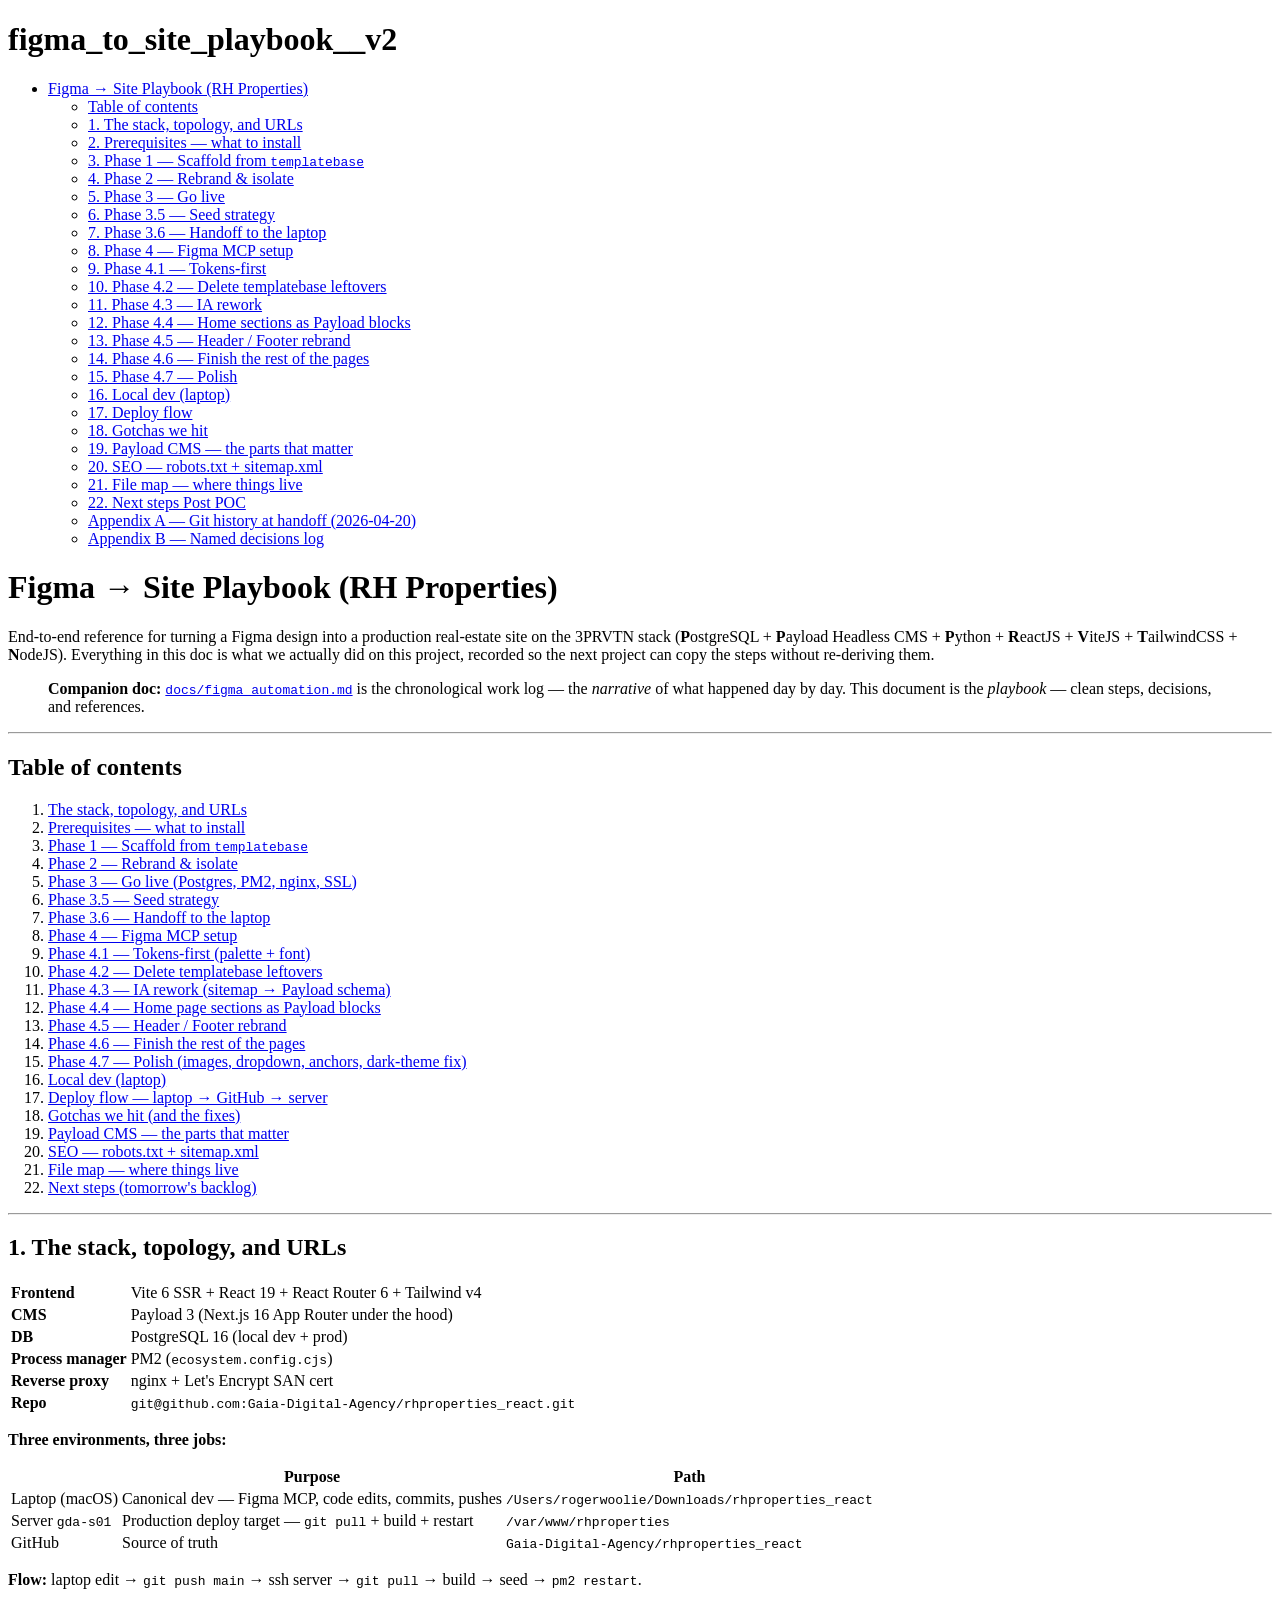
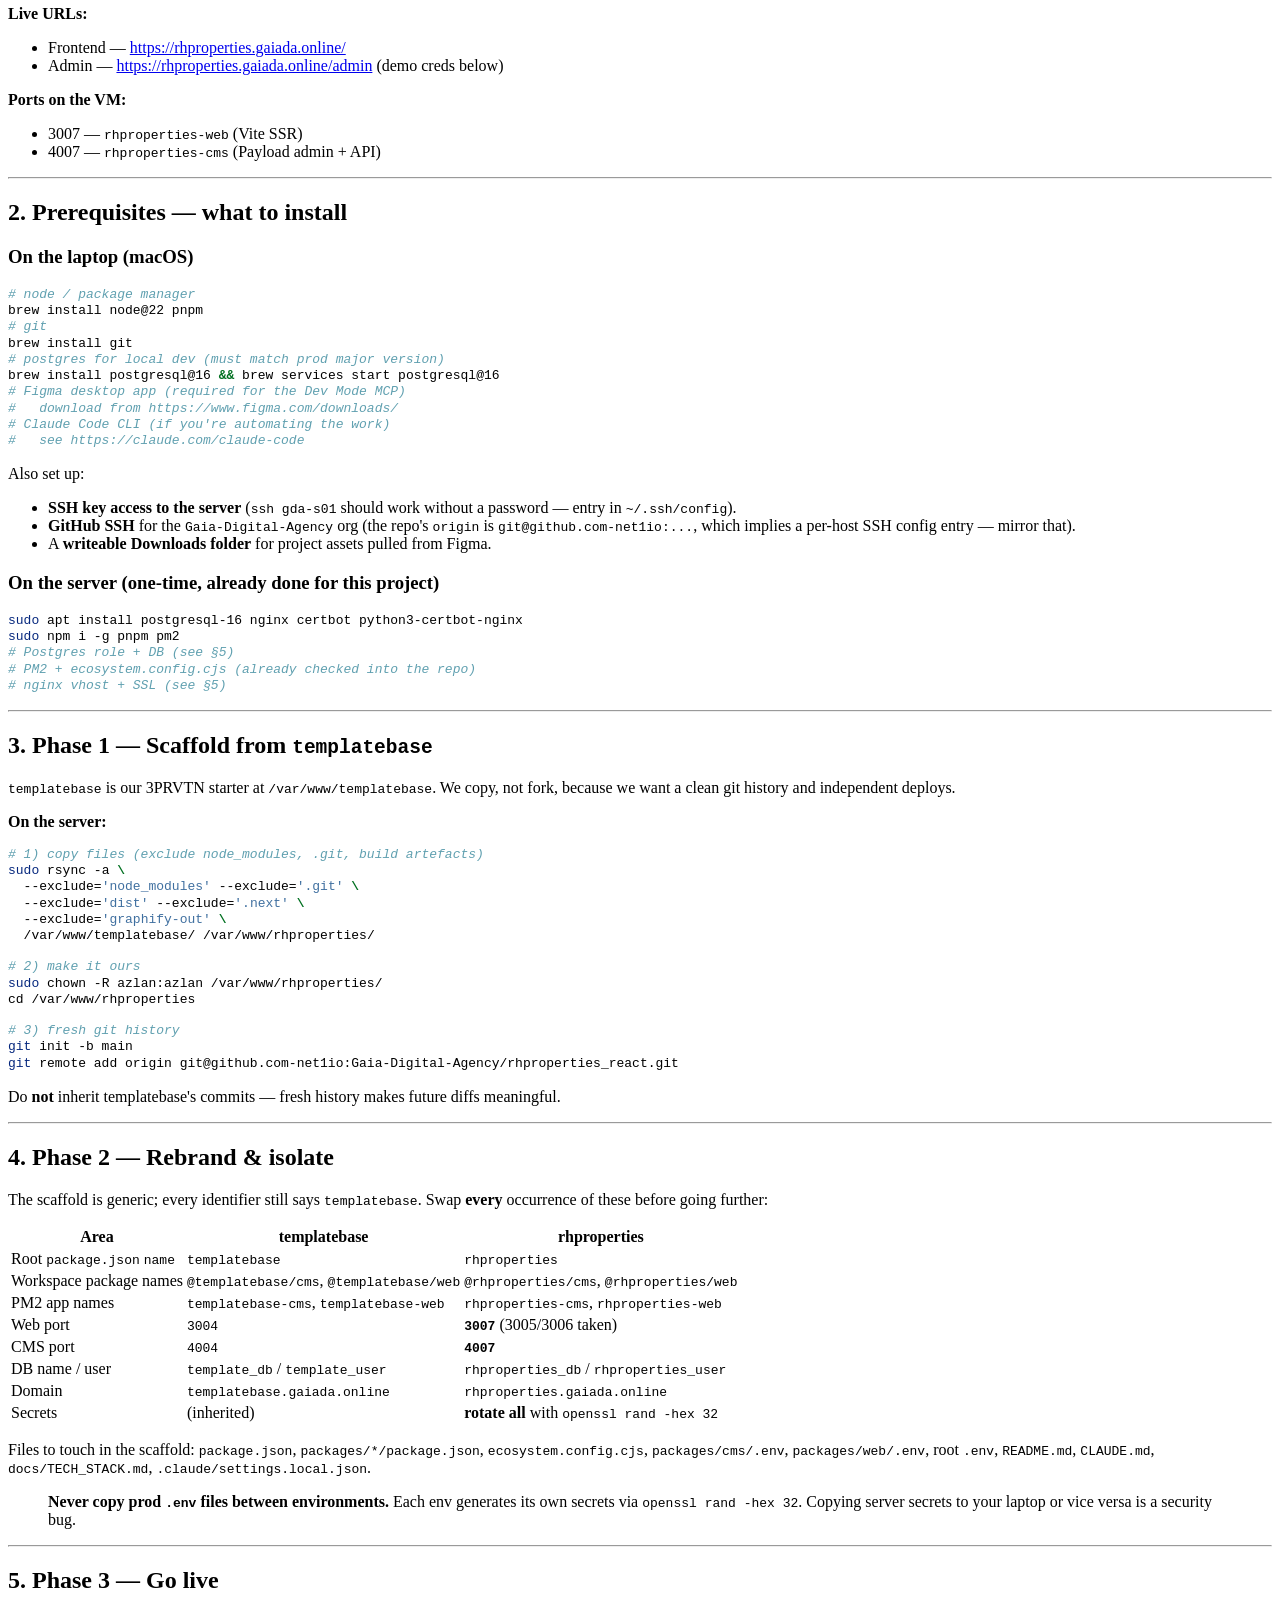
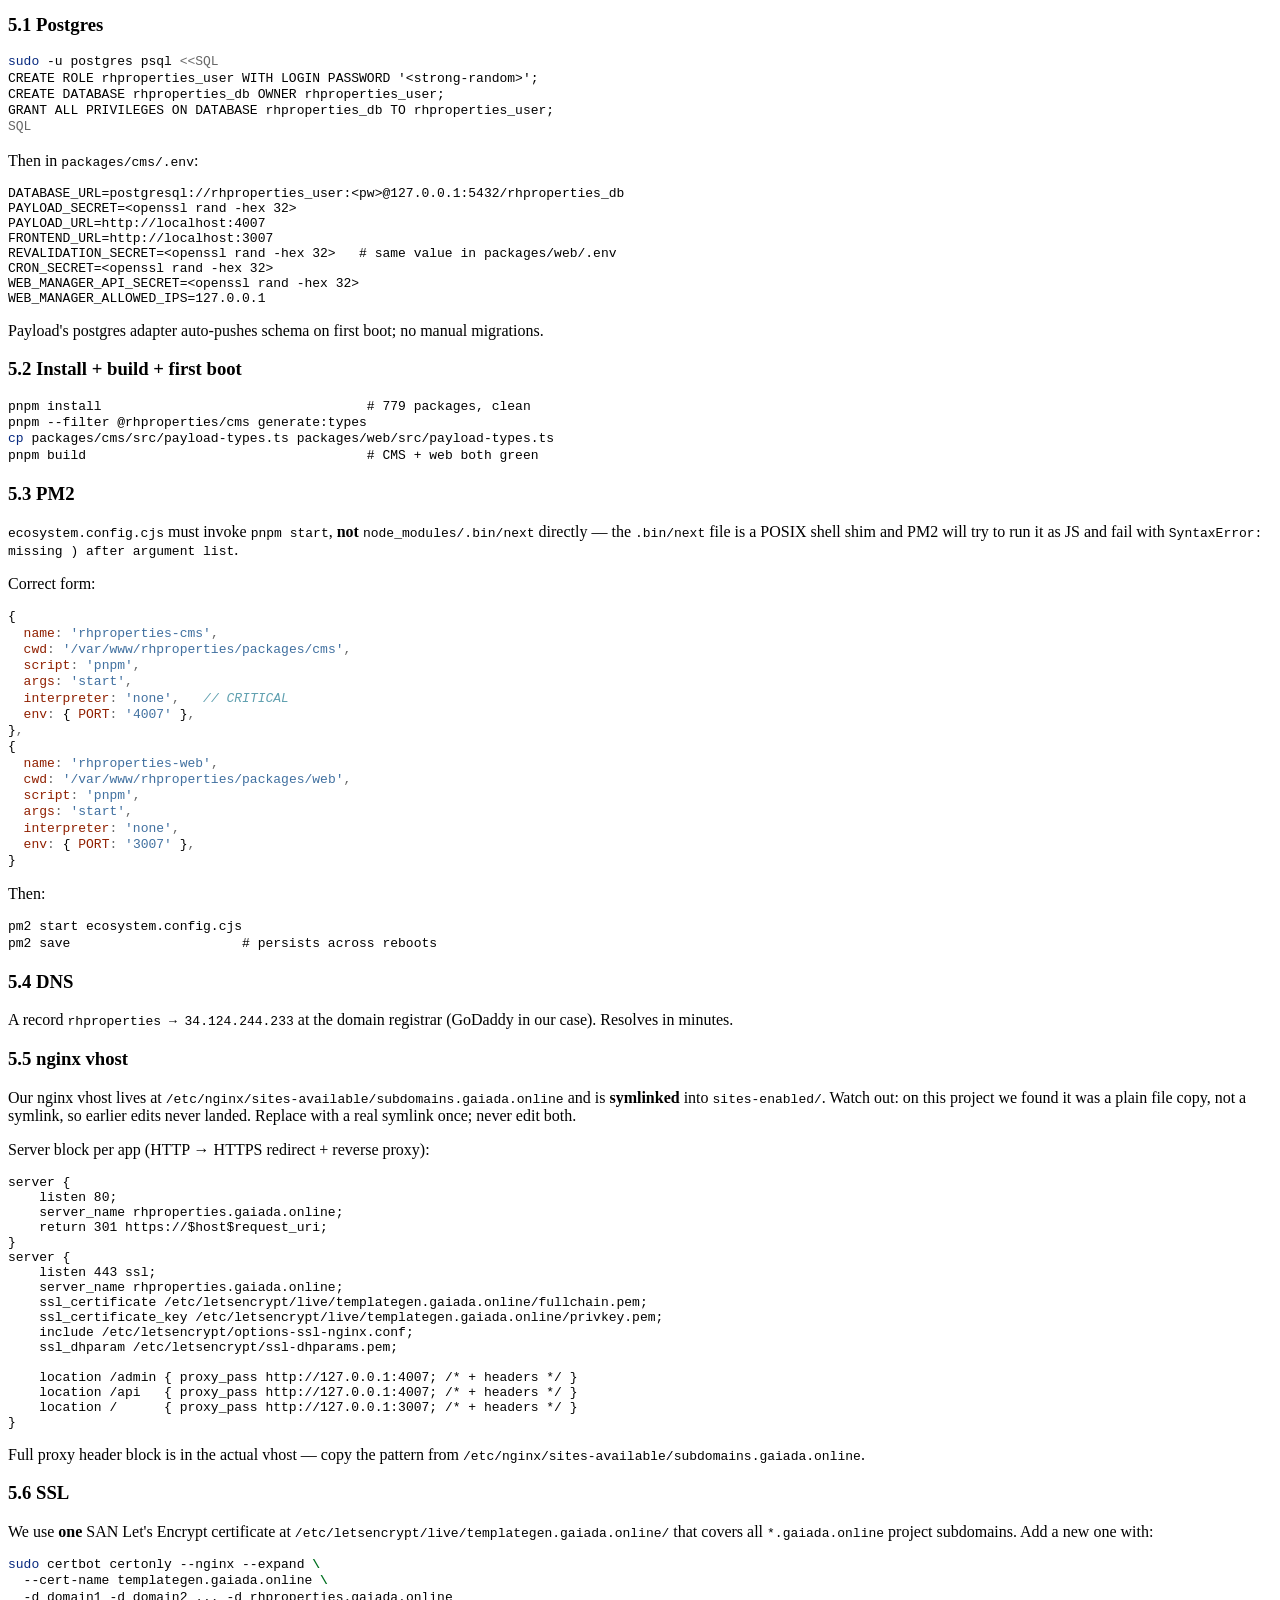
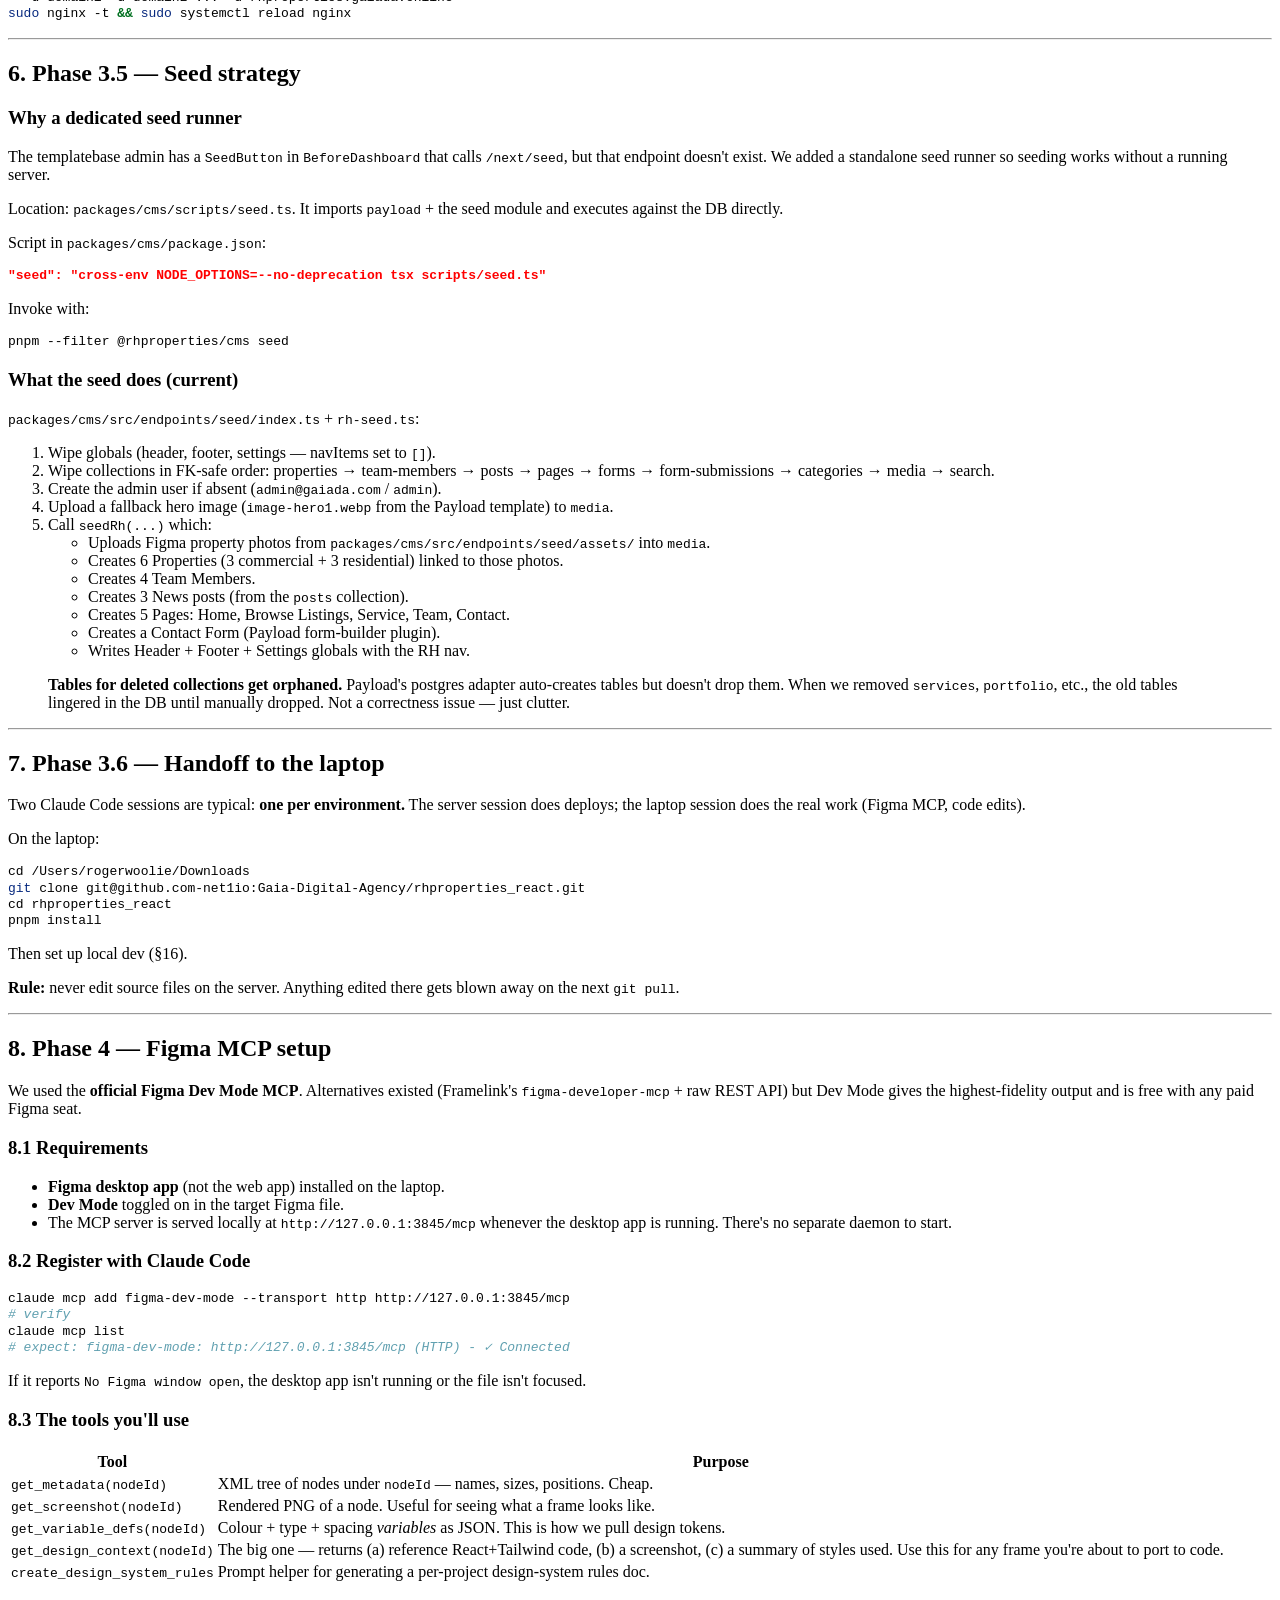
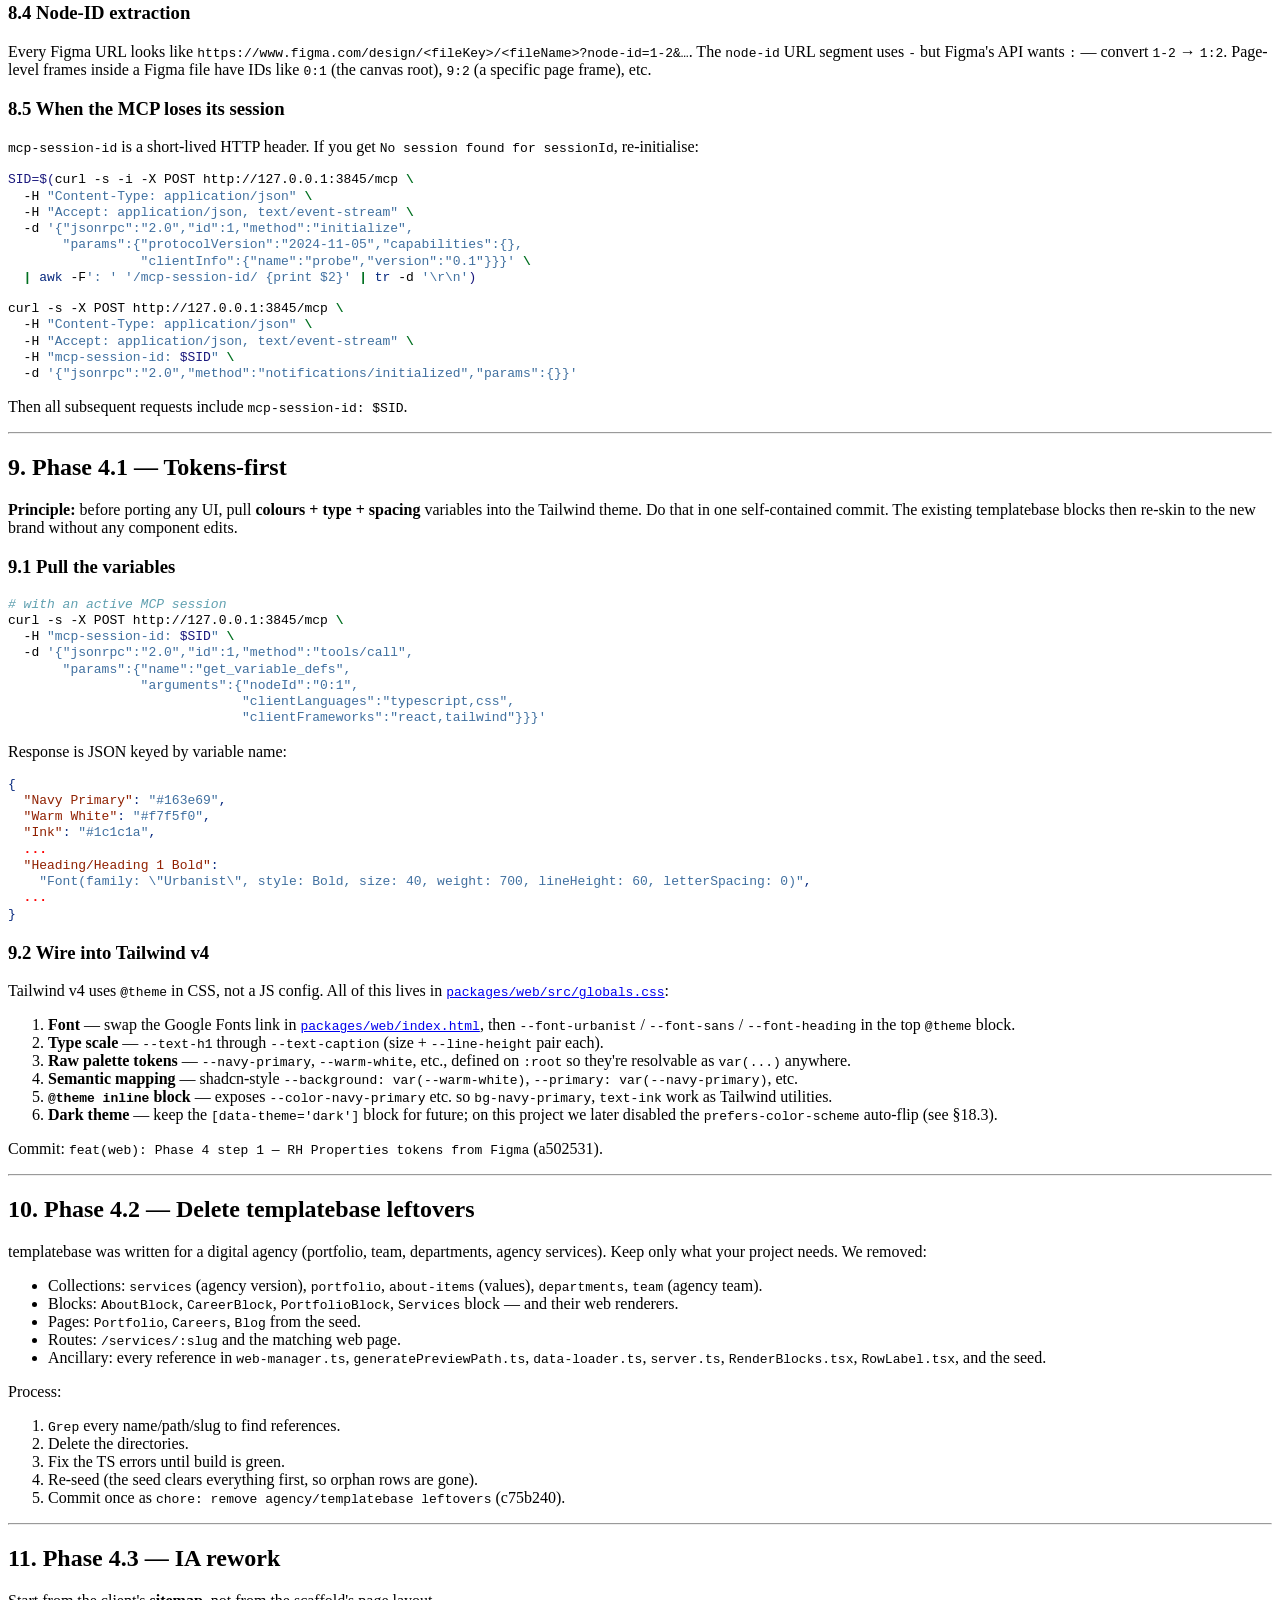
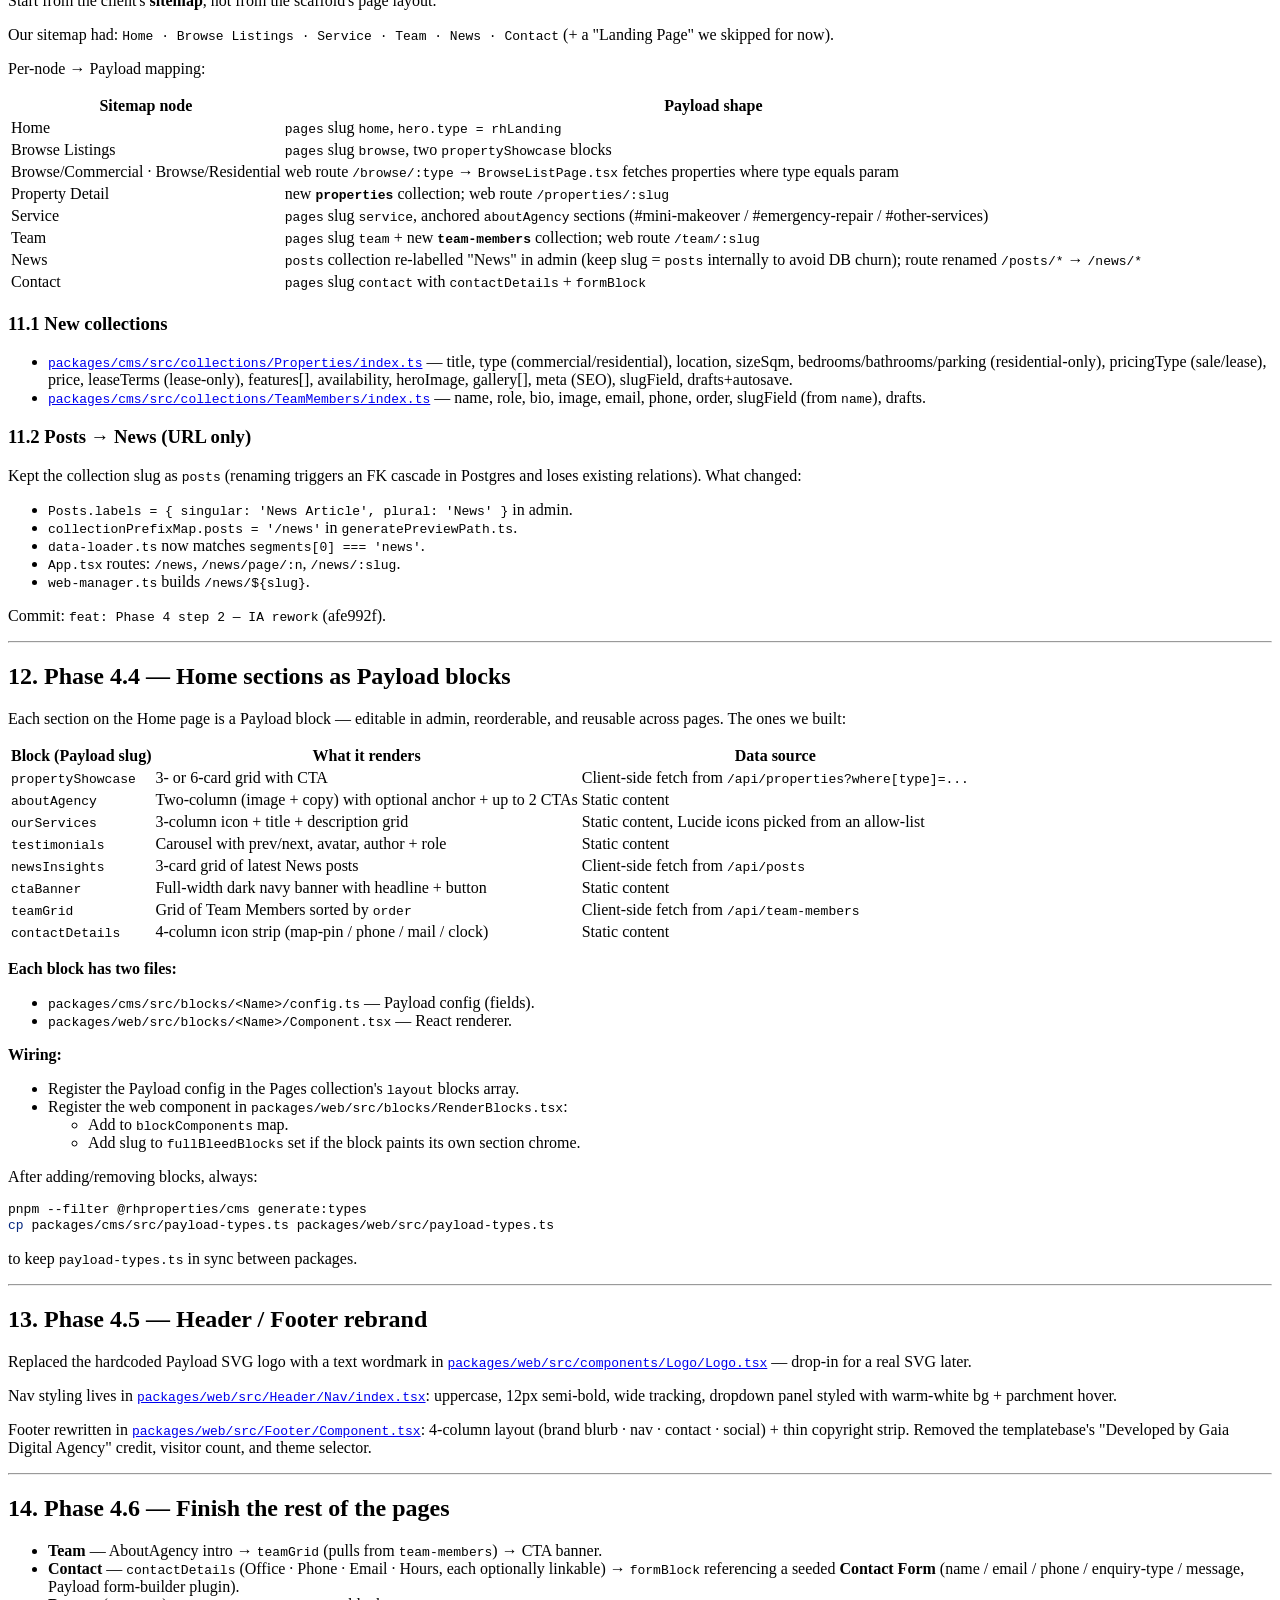
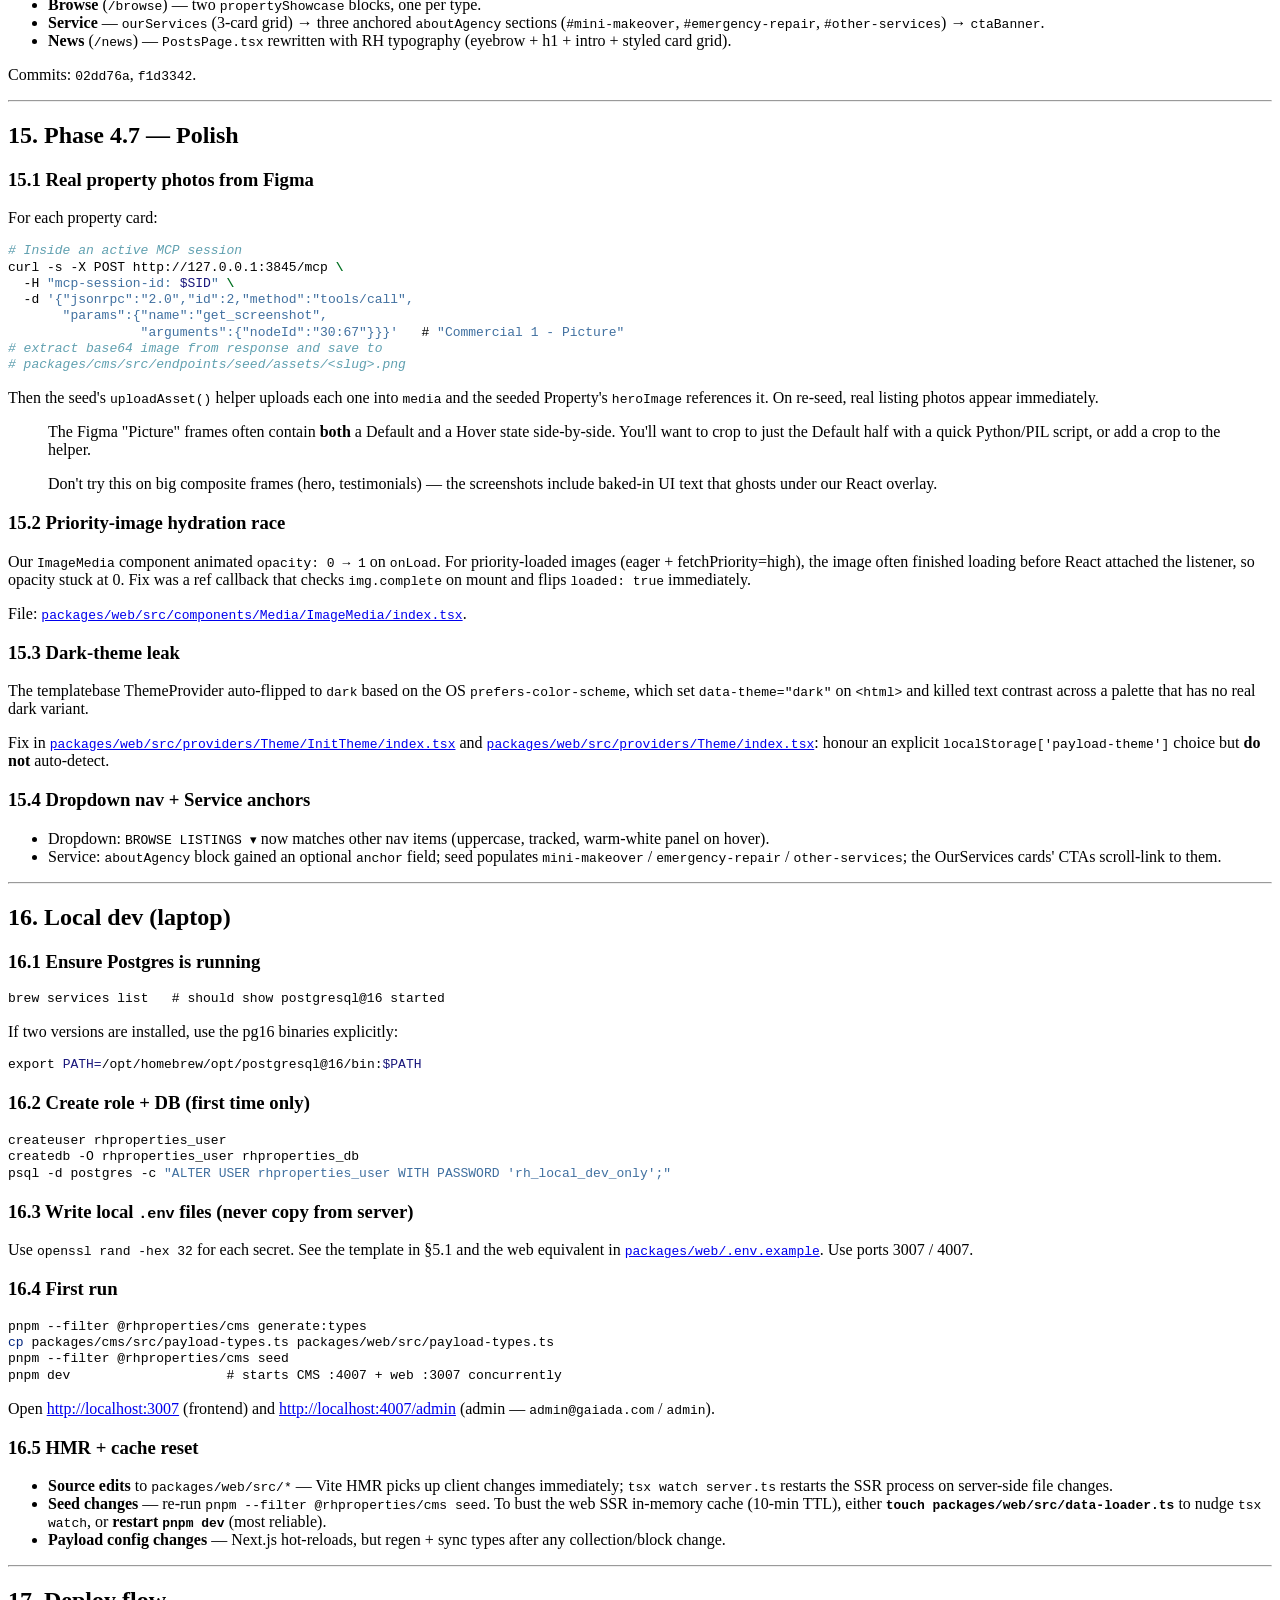
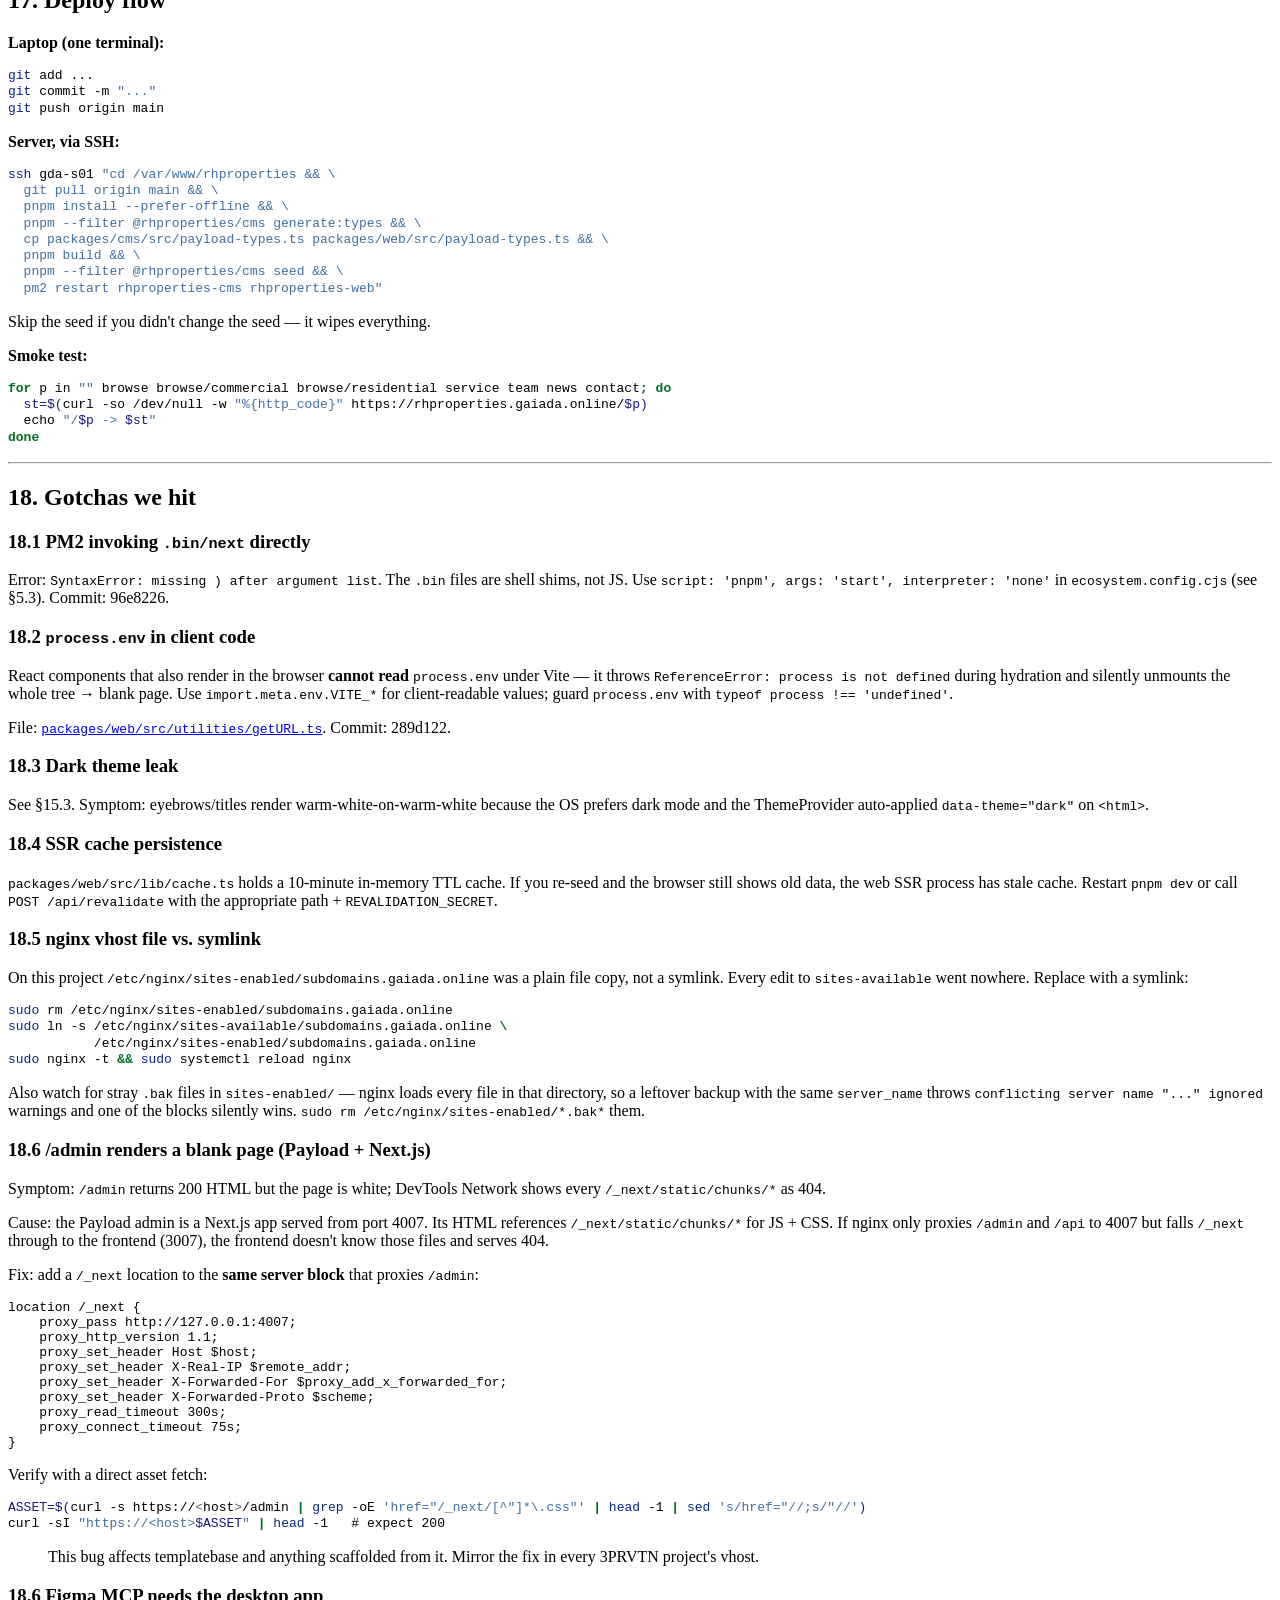
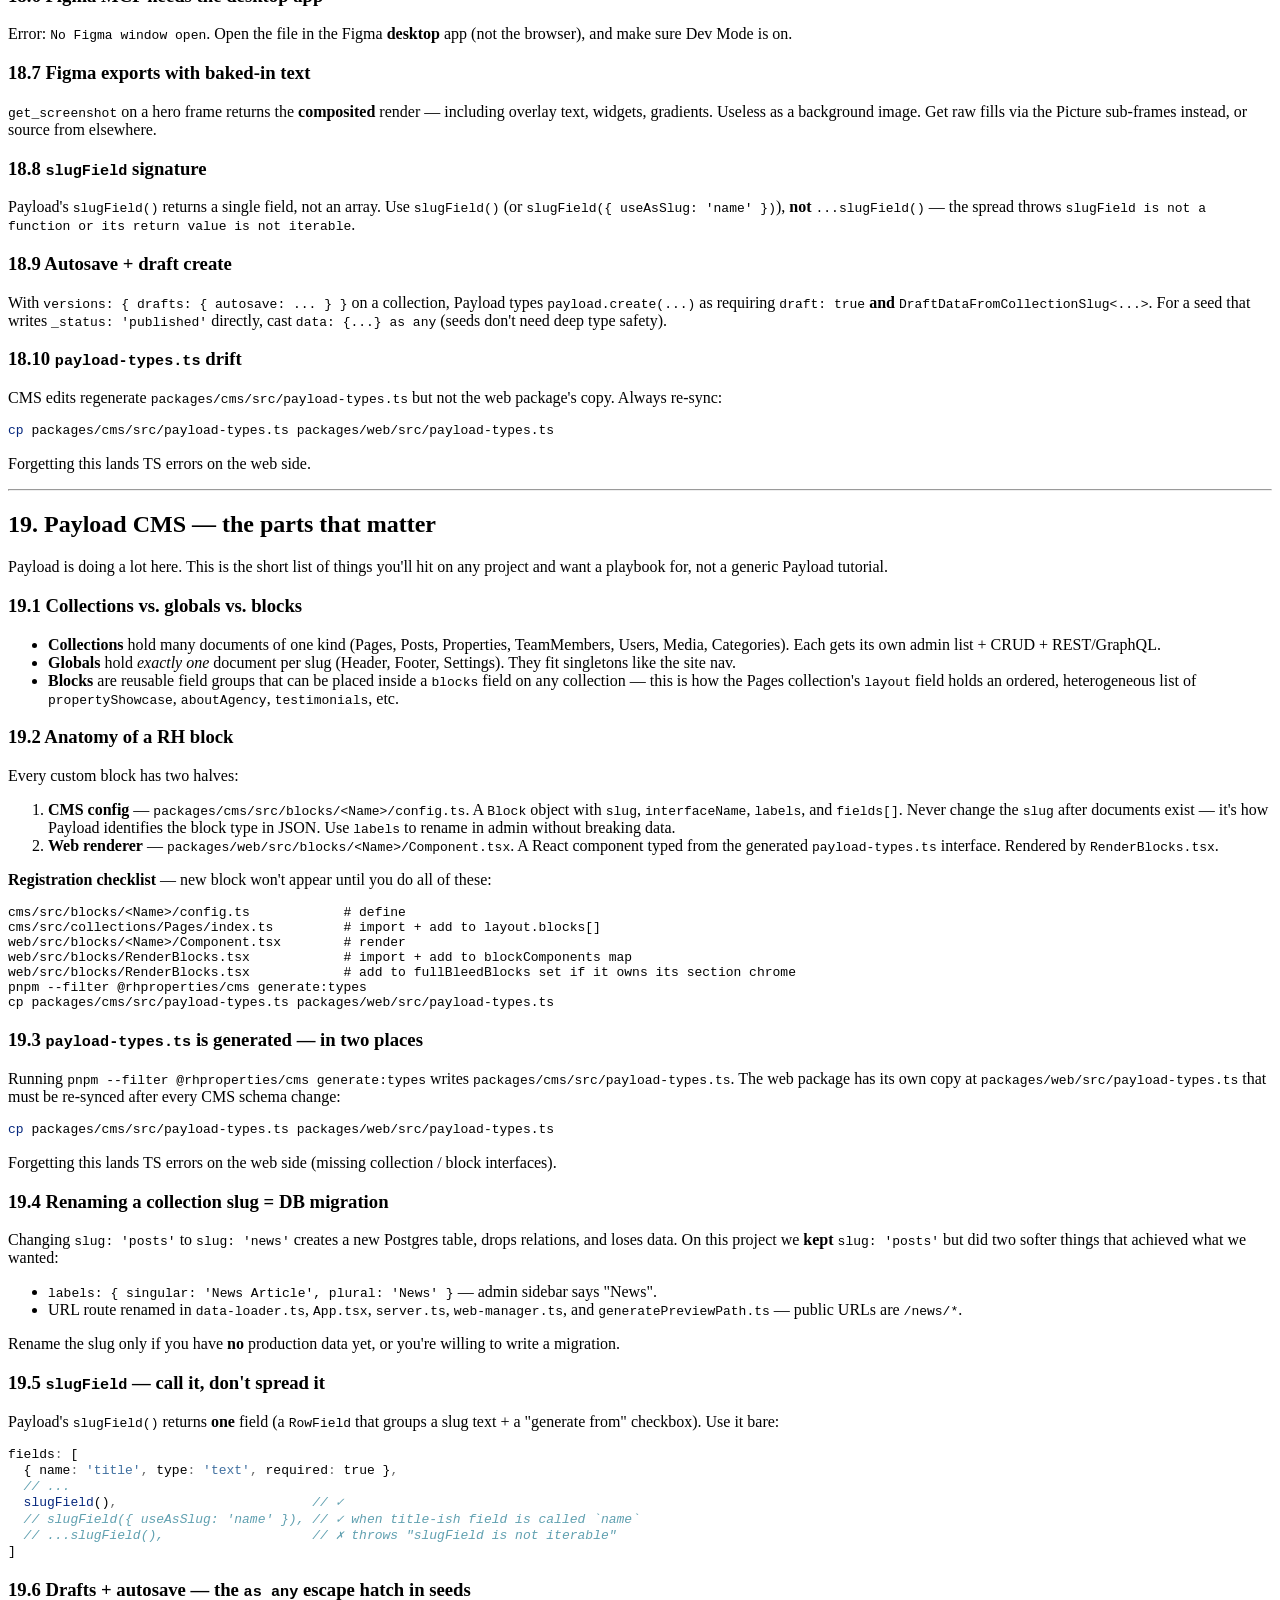
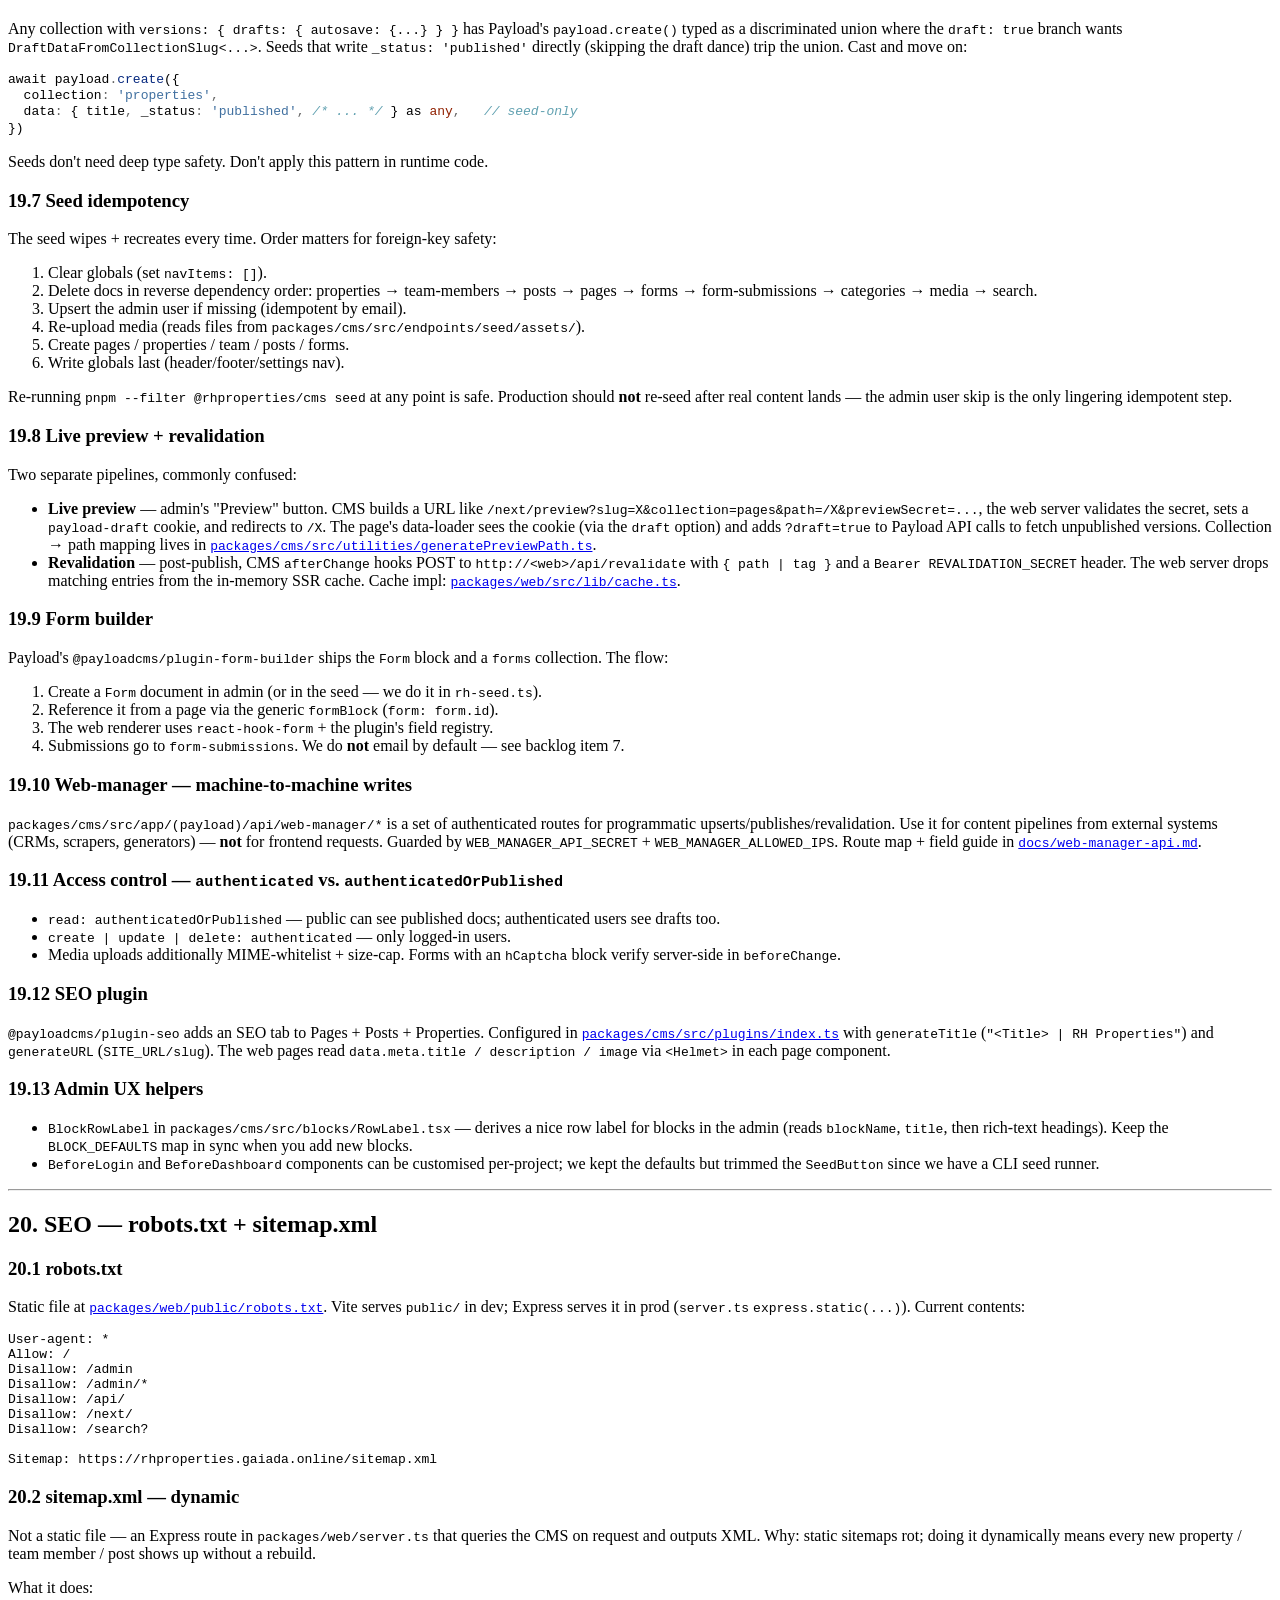
<file: docs/figma_to_site_playbook_v2.html>
<!DOCTYPE html>
<html xmlns="http://www.w3.org/1999/xhtml" lang="" xml:lang="">
<head>
  <meta charset="utf-8" />
  <meta name="generator" content="pandoc" />
  <meta name="viewport" content="width=device-width, initial-scale=1.0, user-scalable=yes" />
  <title>figma_to_site_playbook__v2</title>
  <style>
    code{white-space: pre-wrap;}
    span.smallcaps{font-variant: small-caps;}
    span.underline{text-decoration: underline;}
    div.column{display: inline-block; vertical-align: top; width: 50%;}
    div.hanging-indent{margin-left: 1.5em; text-indent: -1.5em;}
    ul.task-list{list-style: none;}
    pre > code.sourceCode { white-space: pre; position: relative; }
    pre > code.sourceCode > span { display: inline-block; line-height: 1.25; }
    pre > code.sourceCode > span:empty { height: 1.2em; }
    code.sourceCode > span { color: inherit; text-decoration: inherit; }
    div.sourceCode { margin: 1em 0; }
    pre.sourceCode { margin: 0; }
    @media screen {
    div.sourceCode { overflow: auto; }
    }
    @media print {
    pre > code.sourceCode { white-space: pre-wrap; }
    pre > code.sourceCode > span { text-indent: -5em; padding-left: 5em; }
    }
    pre.numberSource code
      { counter-reset: source-line 0; }
    pre.numberSource code > span
      { position: relative; left: -4em; counter-increment: source-line; }
    pre.numberSource code > span > a:first-child::before
      { content: counter(source-line);
        position: relative; left: -1em; text-align: right; vertical-align: baseline;
        border: none; display: inline-block;
        -webkit-touch-callout: none; -webkit-user-select: none;
        -khtml-user-select: none; -moz-user-select: none;
        -ms-user-select: none; user-select: none;
        padding: 0 4px; width: 4em;
        color: #aaaaaa;
      }
    pre.numberSource { margin-left: 3em; border-left: 1px solid #aaaaaa;  padding-left: 4px; }
    div.sourceCode
      {   }
    @media screen {
    pre > code.sourceCode > span > a:first-child::before { text-decoration: underline; }
    }
    code span.al { color: #ff0000; font-weight: bold; } /* Alert */
    code span.an { color: #60a0b0; font-weight: bold; font-style: italic; } /* Annotation */
    code span.at { color: #7d9029; } /* Attribute */
    code span.bn { color: #40a070; } /* BaseN */
    code span.bu { } /* BuiltIn */
    code span.cf { color: #007020; font-weight: bold; } /* ControlFlow */
    code span.ch { color: #4070a0; } /* Char */
    code span.cn { color: #880000; } /* Constant */
    code span.co { color: #60a0b0; font-style: italic; } /* Comment */
    code span.cv { color: #60a0b0; font-weight: bold; font-style: italic; } /* CommentVar */
    code span.do { color: #ba2121; font-style: italic; } /* Documentation */
    code span.dt { color: #902000; } /* DataType */
    code span.dv { color: #40a070; } /* DecVal */
    code span.er { color: #ff0000; font-weight: bold; } /* Error */
    code span.ex { } /* Extension */
    code span.fl { color: #40a070; } /* Float */
    code span.fu { color: #06287e; } /* Function */
    code span.im { } /* Import */
    code span.in { color: #60a0b0; font-weight: bold; font-style: italic; } /* Information */
    code span.kw { color: #007020; font-weight: bold; } /* Keyword */
    code span.op { color: #666666; } /* Operator */
    code span.ot { color: #007020; } /* Other */
    code span.pp { color: #bc7a00; } /* Preprocessor */
    code span.sc { color: #4070a0; } /* SpecialChar */
    code span.ss { color: #bb6688; } /* SpecialString */
    code span.st { color: #4070a0; } /* String */
    code span.va { color: #19177c; } /* Variable */
    code span.vs { color: #4070a0; } /* VerbatimString */
    code span.wa { color: #60a0b0; font-weight: bold; font-style: italic; } /* Warning */
  </style>
</head>
<body>
<header id="title-block-header">
<h1 class="title">figma_to_site_playbook__v2</h1>
</header>
<nav id="TOC" role="doc-toc">
<ul>
<li><a href="#figma--site-playbook-rh-properties">Figma → Site Playbook (RH Properties)</a>
<ul>
<li><a href="#table-of-contents">Table of contents</a></li>
<li><a href="#1-the-stack-topology-and-urls">1. The stack, topology, and URLs</a></li>
<li><a href="#2-prerequisites--what-to-install">2. Prerequisites — what to install</a></li>
<li><a href="#3-phase-1--scaffold-from-templatebase">3. Phase 1 — Scaffold from <code>templatebase</code></a></li>
<li><a href="#4-phase-2--rebrand--isolate">4. Phase 2 — Rebrand &amp; isolate</a></li>
<li><a href="#5-phase-3--go-live">5. Phase 3 — Go live</a></li>
<li><a href="#6-phase-35--seed-strategy">6. Phase 3.5 — Seed strategy</a></li>
<li><a href="#7-phase-36--handoff-to-the-laptop">7. Phase 3.6 — Handoff to the laptop</a></li>
<li><a href="#8-phase-4--figma-mcp-setup">8. Phase 4 — Figma MCP setup</a></li>
<li><a href="#9-phase-41--tokens-first">9. Phase 4.1 — Tokens-first</a></li>
<li><a href="#10-phase-42--delete-templatebase-leftovers">10. Phase 4.2 — Delete templatebase leftovers</a></li>
<li><a href="#11-phase-43--ia-rework">11. Phase 4.3 — IA rework</a></li>
<li><a href="#12-phase-44--home-sections-as-payload-blocks">12. Phase 4.4 — Home sections as Payload blocks</a></li>
<li><a href="#13-phase-45--header--footer-rebrand">13. Phase 4.5 — Header / Footer rebrand</a></li>
<li><a href="#14-phase-46--finish-the-rest-of-the-pages">14. Phase 4.6 — Finish the rest of the pages</a></li>
<li><a href="#15-phase-47--polish">15. Phase 4.7 — Polish</a></li>
<li><a href="#16-local-dev-laptop">16. Local dev (laptop)</a></li>
<li><a href="#17-deploy-flow">17. Deploy flow</a></li>
<li><a href="#18-gotchas-we-hit">18. Gotchas we hit</a></li>
<li><a href="#19-payload-cms--the-parts-that-matter">19. Payload CMS — the parts that matter</a></li>
<li><a href="#20-seo--robotstxt--sitemapxml">20. SEO — robots.txt + sitemap.xml</a></li>
<li><a href="#21-file-map--where-things-live">21. File map — where things live</a></li>
<li><a href="#22-next-steps-post-poc">22. Next steps Post POC</a></li>
<li><a href="#appendix-a--git-history-at-handoff-2026-04-20">Appendix A — Git history at handoff (2026-04-20)</a></li>
<li><a href="#appendix-b--named-decisions-log">Appendix B — Named decisions log</a></li>
</ul></li>
</ul>
</nav>
<h1 id="figma--site-playbook-rh-properties">Figma → Site Playbook (RH Properties)</h1>
<p>End-to-end reference for turning a Figma design into a production real-estate site on the 3PRVTN stack (<strong>P</strong>ostgreSQL + <strong>P</strong>ayload Headless CMS + <strong>P</strong>ython + <strong>R</strong>eactJS + <strong>V</strong>iteJS + <strong>T</strong>ailwindCSS + <strong>N</strong>odeJS). Everything in this doc is what we actually did on this project, recorded so the next project can copy the steps without re-deriving them.</p>
<blockquote>
<p><strong>Companion doc:</strong> <a href="./figma_automation.md"><code>docs/figma_automation.md</code></a> is the chronological work log — the <em>narrative</em> of what happened day by day. This document is the <em>playbook</em> — clean steps, decisions, and references.</p>
</blockquote>
<hr />
<h2 id="table-of-contents">Table of contents</h2>
<ol>
<li><a href="#1-the-stack-topology-and-urls">The stack, topology, and URLs</a></li>
<li><a href="#2-prerequisites--what-to-install">Prerequisites — what to install</a></li>
<li><a href="#3-phase-1--scaffold-from-templatebase">Phase 1 — Scaffold from <code>templatebase</code></a></li>
<li><a href="#4-phase-2--rebrand--isolate">Phase 2 — Rebrand &amp; isolate</a></li>
<li><a href="#5-phase-3--go-live">Phase 3 — Go live (Postgres, PM2, nginx, SSL)</a></li>
<li><a href="#6-phase-35--seed-strategy">Phase 3.5 — Seed strategy</a></li>
<li><a href="#7-phase-36--handoff-to-the-laptop">Phase 3.6 — Handoff to the laptop</a></li>
<li><a href="#8-phase-4--figma-mcp-setup">Phase 4 — Figma MCP setup</a></li>
<li><a href="#9-phase-41--tokens-first">Phase 4.1 — Tokens-first (palette + font)</a></li>
<li><a href="#10-phase-42--delete-templatebase-leftovers">Phase 4.2 — Delete templatebase leftovers</a></li>
<li><a href="#11-phase-43--ia-rework">Phase 4.3 — IA rework (sitemap → Payload schema)</a></li>
<li><a href="#12-phase-44--home-sections-as-payload-blocks">Phase 4.4 — Home page sections as Payload blocks</a></li>
<li><a href="#13-phase-45--header--footer-rebrand">Phase 4.5 — Header / Footer rebrand</a></li>
<li><a href="#14-phase-46--finish-the-rest-of-the-pages">Phase 4.6 — Finish the rest of the pages</a></li>
<li><a href="#15-phase-47--polish">Phase 4.7 — Polish (images, dropdown, anchors, dark-theme fix)</a></li>
<li><a href="#16-local-dev-laptop">Local dev (laptop)</a></li>
<li><a href="#17-deploy-flow">Deploy flow — laptop → GitHub → server</a></li>
<li><a href="#18-gotchas-we-hit">Gotchas we hit (and the fixes)</a></li>
<li><a href="#19-payload-cms--the-parts-that-matter">Payload CMS — the parts that matter</a></li>
<li><a href="#20-seo--robotstxt--sitemapxml">SEO — robots.txt + sitemap.xml</a></li>
<li><a href="#21-file-map">File map — where things live</a></li>
<li><a href="#22-next-steps-tomorrows-backlog">Next steps (tomorrow's backlog)</a></li>
</ol>
<hr />
<h2 id="1-the-stack-topology-and-urls">1. The stack, topology, and URLs</h2>
<table>
<tbody>
<tr class="odd">
<td><strong>Frontend</strong></td>
<td>Vite 6 SSR + React 19 + React Router 6 + Tailwind v4</td>
</tr>
<tr class="even">
<td><strong>CMS</strong></td>
<td>Payload 3 (Next.js 16 App Router under the hood)</td>
</tr>
<tr class="odd">
<td><strong>DB</strong></td>
<td>PostgreSQL 16 (local dev + prod)</td>
</tr>
<tr class="even">
<td><strong>Process manager</strong></td>
<td>PM2 (<code>ecosystem.config.cjs</code>)</td>
</tr>
<tr class="odd">
<td><strong>Reverse proxy</strong></td>
<td>nginx + Let's Encrypt SAN cert</td>
</tr>
<tr class="even">
<td><strong>Repo</strong></td>
<td><code>git@github.com:Gaia-Digital-Agency/rhproperties_react.git</code></td>
</tr>
</tbody>
</table>
<p><strong>Three environments, three jobs:</strong></p>
<table>
<thead>
<tr class="header">
<th></th>
<th>Purpose</th>
<th>Path</th>
</tr>
</thead>
<tbody>
<tr class="odd">
<td>Laptop (macOS)</td>
<td>Canonical dev — Figma MCP, code edits, commits, pushes</td>
<td><code>/Users/rogerwoolie/Downloads/rhproperties_react</code></td>
</tr>
<tr class="even">
<td>Server <code>gda-s01</code></td>
<td>Production deploy target — <code>git pull</code> + build + restart</td>
<td><code>/var/www/rhproperties</code></td>
</tr>
<tr class="odd">
<td>GitHub</td>
<td>Source of truth</td>
<td><code>Gaia-Digital-Agency/rhproperties_react</code></td>
</tr>
</tbody>
</table>
<p><strong>Flow:</strong> laptop edit → <code>git push main</code> → ssh server → <code>git pull</code> → build → seed → <code>pm2 restart</code>.</p>
<p><strong>Live URLs:</strong></p>
<ul>
<li>Frontend — <a href="https://rhproperties.gaiada.online/">https://rhproperties.gaiada.online/</a></li>
<li>Admin — <a href="https://rhproperties.gaiada.online/admin">https://rhproperties.gaiada.online/admin</a> (demo creds below)</li>
</ul>
<p><strong>Ports on the VM:</strong></p>
<ul>
<li>3007 — <code>rhproperties-web</code> (Vite SSR)</li>
<li>4007 — <code>rhproperties-cms</code> (Payload admin + API)</li>
</ul>
<hr />
<h2 id="2-prerequisites--what-to-install">2. Prerequisites — what to install</h2>
<h3 id="on-the-laptop-macos">On the laptop (macOS)</h3>
<div class="sourceCode" id="cb1"><pre class="sourceCode bash"><code class="sourceCode bash"><span id="cb1-1"><a href="#cb1-1" aria-hidden="true"></a><span class="co"># node / package manager</span></span>
<span id="cb1-2"><a href="#cb1-2" aria-hidden="true"></a><span class="ex">brew</span> install node@22 pnpm</span>
<span id="cb1-3"><a href="#cb1-3" aria-hidden="true"></a><span class="co"># git</span></span>
<span id="cb1-4"><a href="#cb1-4" aria-hidden="true"></a><span class="ex">brew</span> install git</span>
<span id="cb1-5"><a href="#cb1-5" aria-hidden="true"></a><span class="co"># postgres for local dev (must match prod major version)</span></span>
<span id="cb1-6"><a href="#cb1-6" aria-hidden="true"></a><span class="ex">brew</span> install postgresql@16 <span class="kw">&amp;&amp;</span> <span class="ex">brew</span> services start postgresql@16</span>
<span id="cb1-7"><a href="#cb1-7" aria-hidden="true"></a><span class="co"># Figma desktop app (required for the Dev Mode MCP)</span></span>
<span id="cb1-8"><a href="#cb1-8" aria-hidden="true"></a><span class="co">#   download from https://www.figma.com/downloads/</span></span>
<span id="cb1-9"><a href="#cb1-9" aria-hidden="true"></a><span class="co"># Claude Code CLI (if you&#39;re automating the work)</span></span>
<span id="cb1-10"><a href="#cb1-10" aria-hidden="true"></a><span class="co">#   see https://claude.com/claude-code</span></span></code></pre></div>
<p>Also set up:</p>
<ul>
<li><strong>SSH key access to the server</strong> (<code>ssh gda-s01</code> should work without a password — entry in <code>~/.ssh/config</code>).</li>
<li><strong>GitHub SSH</strong> for the <code>Gaia-Digital-Agency</code> org (the repo's <code>origin</code> is <code>git@github.com-net1io:...</code>, which implies a per-host SSH config entry — mirror that).</li>
<li>A <strong>writeable Downloads folder</strong> for project assets pulled from Figma.</li>
</ul>
<h3 id="on-the-server-one-time-already-done-for-this-project">On the server (one-time, already done for this project)</h3>
<div class="sourceCode" id="cb2"><pre class="sourceCode bash"><code class="sourceCode bash"><span id="cb2-1"><a href="#cb2-1" aria-hidden="true"></a><span class="fu">sudo</span> apt install postgresql-16 nginx certbot python3-certbot-nginx</span>
<span id="cb2-2"><a href="#cb2-2" aria-hidden="true"></a><span class="fu">sudo</span> npm i -g pnpm pm2</span>
<span id="cb2-3"><a href="#cb2-3" aria-hidden="true"></a><span class="co"># Postgres role + DB (see §5)</span></span>
<span id="cb2-4"><a href="#cb2-4" aria-hidden="true"></a><span class="co"># PM2 + ecosystem.config.cjs (already checked into the repo)</span></span>
<span id="cb2-5"><a href="#cb2-5" aria-hidden="true"></a><span class="co"># nginx vhost + SSL (see §5)</span></span></code></pre></div>
<hr />
<h2 id="3-phase-1--scaffold-from-templatebase">3. Phase 1 — Scaffold from <code>templatebase</code></h2>
<p><code>templatebase</code> is our 3PRVTN starter at <code>/var/www/templatebase</code>. We copy, not fork, because we want a clean git history and independent deploys.</p>
<p><strong>On the server:</strong></p>
<div class="sourceCode" id="cb3"><pre class="sourceCode bash"><code class="sourceCode bash"><span id="cb3-1"><a href="#cb3-1" aria-hidden="true"></a><span class="co"># 1) copy files (exclude node_modules, .git, build artefacts)</span></span>
<span id="cb3-2"><a href="#cb3-2" aria-hidden="true"></a><span class="fu">sudo</span> rsync -a <span class="kw">\</span></span>
<span id="cb3-3"><a href="#cb3-3" aria-hidden="true"></a>  <span class="ex">--exclude</span>=<span class="st">&#39;node_modules&#39;</span> --exclude=<span class="st">&#39;.git&#39;</span> <span class="kw">\</span></span>
<span id="cb3-4"><a href="#cb3-4" aria-hidden="true"></a>  <span class="ex">--exclude</span>=<span class="st">&#39;dist&#39;</span> --exclude=<span class="st">&#39;.next&#39;</span> <span class="kw">\</span></span>
<span id="cb3-5"><a href="#cb3-5" aria-hidden="true"></a>  <span class="ex">--exclude</span>=<span class="st">&#39;graphify-out&#39;</span> <span class="kw">\</span></span>
<span id="cb3-6"><a href="#cb3-6" aria-hidden="true"></a>  <span class="ex">/var/www/templatebase/</span> /var/www/rhproperties/</span>
<span id="cb3-7"><a href="#cb3-7" aria-hidden="true"></a></span>
<span id="cb3-8"><a href="#cb3-8" aria-hidden="true"></a><span class="co"># 2) make it ours</span></span>
<span id="cb3-9"><a href="#cb3-9" aria-hidden="true"></a><span class="fu">sudo</span> chown -R azlan:azlan /var/www/rhproperties/</span>
<span id="cb3-10"><a href="#cb3-10" aria-hidden="true"></a><span class="bu">cd</span> /var/www/rhproperties</span>
<span id="cb3-11"><a href="#cb3-11" aria-hidden="true"></a></span>
<span id="cb3-12"><a href="#cb3-12" aria-hidden="true"></a><span class="co"># 3) fresh git history</span></span>
<span id="cb3-13"><a href="#cb3-13" aria-hidden="true"></a><span class="fu">git</span> init -b main</span>
<span id="cb3-14"><a href="#cb3-14" aria-hidden="true"></a><span class="fu">git</span> remote add origin git@github.com-net1io:Gaia-Digital-Agency/rhproperties_react.git</span></code></pre></div>
<p>Do <strong>not</strong> inherit templatebase's commits — fresh history makes future diffs meaningful.</p>
<hr />
<h2 id="4-phase-2--rebrand--isolate">4. Phase 2 — Rebrand &amp; isolate</h2>
<p>The scaffold is generic; every identifier still says <code>templatebase</code>. Swap <strong>every</strong> occurrence of these before going further:</p>
<table>
<thead>
<tr class="header">
<th>Area</th>
<th>templatebase</th>
<th>rhproperties</th>
</tr>
</thead>
<tbody>
<tr class="odd">
<td>Root <code>package.json</code> <code>name</code></td>
<td><code>templatebase</code></td>
<td><code>rhproperties</code></td>
</tr>
<tr class="even">
<td>Workspace package names</td>
<td><code>@templatebase/cms</code>, <code>@templatebase/web</code></td>
<td><code>@rhproperties/cms</code>, <code>@rhproperties/web</code></td>
</tr>
<tr class="odd">
<td>PM2 app names</td>
<td><code>templatebase-cms</code>, <code>templatebase-web</code></td>
<td><code>rhproperties-cms</code>, <code>rhproperties-web</code></td>
</tr>
<tr class="even">
<td>Web port</td>
<td><code>3004</code></td>
<td><strong><code>3007</code></strong> (3005/3006 taken)</td>
</tr>
<tr class="odd">
<td>CMS port</td>
<td><code>4004</code></td>
<td><strong><code>4007</code></strong></td>
</tr>
<tr class="even">
<td>DB name / user</td>
<td><code>template_db</code> / <code>template_user</code></td>
<td><code>rhproperties_db</code> / <code>rhproperties_user</code></td>
</tr>
<tr class="odd">
<td>Domain</td>
<td><code>templatebase.gaiada.online</code></td>
<td><code>rhproperties.gaiada.online</code></td>
</tr>
<tr class="even">
<td>Secrets</td>
<td>(inherited)</td>
<td><strong>rotate all</strong> with <code>openssl rand -hex 32</code></td>
</tr>
</tbody>
</table>
<p>Files to touch in the scaffold: <code>package.json</code>, <code>packages/*/package.json</code>, <code>ecosystem.config.cjs</code>, <code>packages/cms/.env</code>, <code>packages/web/.env</code>, root <code>.env</code>, <code>README.md</code>, <code>CLAUDE.md</code>, <code>docs/TECH_STACK.md</code>, <code>.claude/settings.local.json</code>.</p>
<blockquote>
<p><strong>Never copy prod <code>.env</code> files between environments.</strong> Each env generates its own secrets via <code>openssl rand -hex 32</code>. Copying server secrets to your laptop or vice versa is a security bug.</p>
</blockquote>
<hr />
<h2 id="5-phase-3--go-live">5. Phase 3 — Go live</h2>
<h3 id="51-postgres">5.1 Postgres</h3>
<div class="sourceCode" id="cb4"><pre class="sourceCode bash"><code class="sourceCode bash"><span id="cb4-1"><a href="#cb4-1" aria-hidden="true"></a><span class="fu">sudo</span> -u postgres psql <span class="op">&lt;&lt;SQL</span></span>
<span id="cb4-2"><a href="#cb4-2" aria-hidden="true"></a>CREATE ROLE rhproperties_user WITH LOGIN PASSWORD &#39;&lt;strong-random&gt;&#39;;</span>
<span id="cb4-3"><a href="#cb4-3" aria-hidden="true"></a>CREATE DATABASE rhproperties_db OWNER rhproperties_user;</span>
<span id="cb4-4"><a href="#cb4-4" aria-hidden="true"></a>GRANT ALL PRIVILEGES ON DATABASE rhproperties_db TO rhproperties_user;</span>
<span id="cb4-5"><a href="#cb4-5" aria-hidden="true"></a><span class="op">SQL</span></span></code></pre></div>
<p>Then in <code>packages/cms/.env</code>:</p>
<pre><code>DATABASE_URL=postgresql://rhproperties_user:&lt;pw&gt;@127.0.0.1:5432/rhproperties_db
PAYLOAD_SECRET=&lt;openssl rand -hex 32&gt;
PAYLOAD_URL=http://localhost:4007
FRONTEND_URL=http://localhost:3007
REVALIDATION_SECRET=&lt;openssl rand -hex 32&gt;   # same value in packages/web/.env
CRON_SECRET=&lt;openssl rand -hex 32&gt;
WEB_MANAGER_API_SECRET=&lt;openssl rand -hex 32&gt;
WEB_MANAGER_ALLOWED_IPS=127.0.0.1
</code></pre>
<p>Payload's postgres adapter auto-pushes schema on first boot; no manual migrations.</p>
<h3 id="52-install--build--first-boot">5.2 Install + build + first boot</h3>
<div class="sourceCode" id="cb6"><pre class="sourceCode bash"><code class="sourceCode bash"><span id="cb6-1"><a href="#cb6-1" aria-hidden="true"></a><span class="ex">pnpm</span> install                                  # 779 packages, clean</span>
<span id="cb6-2"><a href="#cb6-2" aria-hidden="true"></a><span class="ex">pnpm</span> --filter @rhproperties/cms generate:types</span>
<span id="cb6-3"><a href="#cb6-3" aria-hidden="true"></a><span class="fu">cp</span> packages/cms/src/payload-types.ts packages/web/src/payload-types.ts</span>
<span id="cb6-4"><a href="#cb6-4" aria-hidden="true"></a><span class="ex">pnpm</span> build                                    # CMS + web both green</span></code></pre></div>
<h3 id="53-pm2">5.3 PM2</h3>
<p><code>ecosystem.config.cjs</code> must invoke <code>pnpm start</code>, <strong>not</strong> <code>node_modules/.bin/next</code> directly — the <code>.bin/next</code> file is a POSIX shell shim and PM2 will try to run it as JS and fail with <code>SyntaxError: missing ) after argument list</code>.</p>
<p>Correct form:</p>
<div class="sourceCode" id="cb7"><pre class="sourceCode js"><code class="sourceCode javascript"><span id="cb7-1"><a href="#cb7-1" aria-hidden="true"></a>{</span>
<span id="cb7-2"><a href="#cb7-2" aria-hidden="true"></a>  <span class="dt">name</span><span class="op">:</span> <span class="st">&#39;rhproperties-cms&#39;</span><span class="op">,</span></span>
<span id="cb7-3"><a href="#cb7-3" aria-hidden="true"></a>  <span class="dt">cwd</span><span class="op">:</span> <span class="st">&#39;/var/www/rhproperties/packages/cms&#39;</span><span class="op">,</span></span>
<span id="cb7-4"><a href="#cb7-4" aria-hidden="true"></a>  <span class="dt">script</span><span class="op">:</span> <span class="st">&#39;pnpm&#39;</span><span class="op">,</span></span>
<span id="cb7-5"><a href="#cb7-5" aria-hidden="true"></a>  <span class="dt">args</span><span class="op">:</span> <span class="st">&#39;start&#39;</span><span class="op">,</span></span>
<span id="cb7-6"><a href="#cb7-6" aria-hidden="true"></a>  <span class="dt">interpreter</span><span class="op">:</span> <span class="st">&#39;none&#39;</span><span class="op">,</span>   <span class="co">// CRITICAL</span></span>
<span id="cb7-7"><a href="#cb7-7" aria-hidden="true"></a>  <span class="dt">env</span><span class="op">:</span> { <span class="dt">PORT</span><span class="op">:</span> <span class="st">&#39;4007&#39;</span> }<span class="op">,</span></span>
<span id="cb7-8"><a href="#cb7-8" aria-hidden="true"></a>}<span class="op">,</span></span>
<span id="cb7-9"><a href="#cb7-9" aria-hidden="true"></a>{</span>
<span id="cb7-10"><a href="#cb7-10" aria-hidden="true"></a>  <span class="dt">name</span><span class="op">:</span> <span class="st">&#39;rhproperties-web&#39;</span><span class="op">,</span></span>
<span id="cb7-11"><a href="#cb7-11" aria-hidden="true"></a>  <span class="dt">cwd</span><span class="op">:</span> <span class="st">&#39;/var/www/rhproperties/packages/web&#39;</span><span class="op">,</span></span>
<span id="cb7-12"><a href="#cb7-12" aria-hidden="true"></a>  <span class="dt">script</span><span class="op">:</span> <span class="st">&#39;pnpm&#39;</span><span class="op">,</span></span>
<span id="cb7-13"><a href="#cb7-13" aria-hidden="true"></a>  <span class="dt">args</span><span class="op">:</span> <span class="st">&#39;start&#39;</span><span class="op">,</span></span>
<span id="cb7-14"><a href="#cb7-14" aria-hidden="true"></a>  <span class="dt">interpreter</span><span class="op">:</span> <span class="st">&#39;none&#39;</span><span class="op">,</span></span>
<span id="cb7-15"><a href="#cb7-15" aria-hidden="true"></a>  <span class="dt">env</span><span class="op">:</span> { <span class="dt">PORT</span><span class="op">:</span> <span class="st">&#39;3007&#39;</span> }<span class="op">,</span></span>
<span id="cb7-16"><a href="#cb7-16" aria-hidden="true"></a>}</span></code></pre></div>
<p>Then:</p>
<div class="sourceCode" id="cb8"><pre class="sourceCode bash"><code class="sourceCode bash"><span id="cb8-1"><a href="#cb8-1" aria-hidden="true"></a><span class="ex">pm2</span> start ecosystem.config.cjs</span>
<span id="cb8-2"><a href="#cb8-2" aria-hidden="true"></a><span class="ex">pm2</span> save                      # persists across reboots</span></code></pre></div>
<h3 id="54-dns">5.4 DNS</h3>
<p>A record <code>rhproperties → 34.124.244.233</code> at the domain registrar (GoDaddy in our case). Resolves in minutes.</p>
<h3 id="55-nginx-vhost">5.5 nginx vhost</h3>
<p>Our nginx vhost lives at <code>/etc/nginx/sites-available/subdomains.gaiada.online</code> and is <strong>symlinked</strong> into <code>sites-enabled/</code>. Watch out: on this project we found it was a plain file copy, not a symlink, so earlier edits never landed. Replace with a real symlink once; never edit both.</p>
<p>Server block per app (HTTP → HTTPS redirect + reverse proxy):</p>
<pre class="nginx"><code>server {
    listen 80;
    server_name rhproperties.gaiada.online;
    return 301 https://$host$request_uri;
}
server {
    listen 443 ssl;
    server_name rhproperties.gaiada.online;
    ssl_certificate /etc/letsencrypt/live/templategen.gaiada.online/fullchain.pem;
    ssl_certificate_key /etc/letsencrypt/live/templategen.gaiada.online/privkey.pem;
    include /etc/letsencrypt/options-ssl-nginx.conf;
    ssl_dhparam /etc/letsencrypt/ssl-dhparams.pem;

    location /admin { proxy_pass http://127.0.0.1:4007; /* + headers */ }
    location /api   { proxy_pass http://127.0.0.1:4007; /* + headers */ }
    location /      { proxy_pass http://127.0.0.1:3007; /* + headers */ }
}
</code></pre>
<p>Full proxy header block is in the actual vhost — copy the pattern from <code>/etc/nginx/sites-available/subdomains.gaiada.online</code>.</p>
<h3 id="56-ssl">5.6 SSL</h3>
<p>We use <strong>one</strong> SAN Let's Encrypt certificate at <code>/etc/letsencrypt/live/templategen.gaiada.online/</code> that covers all <code>*.gaiada.online</code> project subdomains. Add a new one with:</p>
<div class="sourceCode" id="cb10"><pre class="sourceCode bash"><code class="sourceCode bash"><span id="cb10-1"><a href="#cb10-1" aria-hidden="true"></a><span class="fu">sudo</span> certbot certonly --nginx --expand <span class="kw">\</span></span>
<span id="cb10-2"><a href="#cb10-2" aria-hidden="true"></a>  <span class="ex">--cert-name</span> templategen.gaiada.online <span class="kw">\</span></span>
<span id="cb10-3"><a href="#cb10-3" aria-hidden="true"></a>  <span class="ex">-d</span> domain1 -d domain2 ... -d rhproperties.gaiada.online</span>
<span id="cb10-4"><a href="#cb10-4" aria-hidden="true"></a><span class="fu">sudo</span> nginx -t <span class="kw">&amp;&amp;</span> <span class="fu">sudo</span> systemctl reload nginx</span></code></pre></div>
<hr />
<h2 id="6-phase-35--seed-strategy">6. Phase 3.5 — Seed strategy</h2>
<h3 id="why-a-dedicated-seed-runner">Why a dedicated seed runner</h3>
<p>The templatebase admin has a <code>SeedButton</code> in <code>BeforeDashboard</code> that calls <code>/next/seed</code>, but that endpoint doesn't exist. We added a standalone seed runner so seeding works without a running server.</p>
<p>Location: <code>packages/cms/scripts/seed.ts</code>. It imports <code>payload</code> + the seed module and executes against the DB directly.</p>
<p>Script in <code>packages/cms/package.json</code>:</p>
<div class="sourceCode" id="cb11"><pre class="sourceCode json"><code class="sourceCode json"><span id="cb11-1"><a href="#cb11-1" aria-hidden="true"></a><span class="er">&quot;seed&quot;:</span> <span class="er">&quot;cross-env</span> <span class="er">NODE_OPTIONS=--no-deprecation</span> <span class="er">tsx</span> <span class="er">scripts/seed.ts&quot;</span></span></code></pre></div>
<p>Invoke with:</p>
<div class="sourceCode" id="cb12"><pre class="sourceCode bash"><code class="sourceCode bash"><span id="cb12-1"><a href="#cb12-1" aria-hidden="true"></a><span class="ex">pnpm</span> --filter @rhproperties/cms seed</span></code></pre></div>
<h3 id="what-the-seed-does-current">What the seed does (current)</h3>
<p><code>packages/cms/src/endpoints/seed/index.ts</code> + <code>rh-seed.ts</code>:</p>
<ol>
<li>Wipe globals (header, footer, settings — navItems set to <code>[]</code>).</li>
<li>Wipe collections in FK-safe order: properties → team-members → posts → pages → forms → form-submissions → categories → media → search.</li>
<li>Create the admin user if absent (<code>admin@gaiada.com</code> / <code>admin</code>).</li>
<li>Upload a fallback hero image (<code>image-hero1.webp</code> from the Payload template) to <code>media</code>.</li>
<li>Call <code>seedRh(...)</code> which:
<ul>
<li>Uploads Figma property photos from <code>packages/cms/src/endpoints/seed/assets/</code> into <code>media</code>.</li>
<li>Creates 6 Properties (3 commercial + 3 residential) linked to those photos.</li>
<li>Creates 4 Team Members.</li>
<li>Creates 3 News posts (from the <code>posts</code> collection).</li>
<li>Creates 5 Pages: Home, Browse Listings, Service, Team, Contact.</li>
<li>Creates a Contact Form (Payload form-builder plugin).</li>
<li>Writes Header + Footer + Settings globals with the RH nav.</li>
</ul></li>
</ol>
<blockquote>
<p><strong>Tables for deleted collections get orphaned.</strong> Payload's postgres adapter auto-creates tables but doesn't drop them. When we removed <code>services</code>, <code>portfolio</code>, etc., the old tables lingered in the DB until manually dropped. Not a correctness issue — just clutter.</p>
</blockquote>
<hr />
<h2 id="7-phase-36--handoff-to-the-laptop">7. Phase 3.6 — Handoff to the laptop</h2>
<p>Two Claude Code sessions are typical: <strong>one per environment.</strong> The server session does deploys; the laptop session does the real work (Figma MCP, code edits).</p>
<p>On the laptop:</p>
<div class="sourceCode" id="cb13"><pre class="sourceCode bash"><code class="sourceCode bash"><span id="cb13-1"><a href="#cb13-1" aria-hidden="true"></a><span class="bu">cd</span> /Users/rogerwoolie/Downloads</span>
<span id="cb13-2"><a href="#cb13-2" aria-hidden="true"></a><span class="fu">git</span> clone git@github.com-net1io:Gaia-Digital-Agency/rhproperties_react.git</span>
<span id="cb13-3"><a href="#cb13-3" aria-hidden="true"></a><span class="bu">cd</span> rhproperties_react</span>
<span id="cb13-4"><a href="#cb13-4" aria-hidden="true"></a><span class="ex">pnpm</span> install</span></code></pre></div>
<p>Then set up local dev (§16).</p>
<p><strong>Rule:</strong> never edit source files on the server. Anything edited there gets blown away on the next <code>git pull</code>.</p>
<hr />
<h2 id="8-phase-4--figma-mcp-setup">8. Phase 4 — Figma MCP setup</h2>
<p>We used the <strong>official Figma Dev Mode MCP</strong>. Alternatives existed (Framelink's <code>figma-developer-mcp</code> + raw REST API) but Dev Mode gives the highest-fidelity output and is free with any paid Figma seat.</p>
<h3 id="81-requirements">8.1 Requirements</h3>
<ul>
<li><strong>Figma desktop app</strong> (not the web app) installed on the laptop.</li>
<li><strong>Dev Mode</strong> toggled on in the target Figma file.</li>
<li>The MCP server is served locally at <code>http://127.0.0.1:3845/mcp</code> whenever the desktop app is running. There's no separate daemon to start.</li>
</ul>
<h3 id="82-register-with-claude-code">8.2 Register with Claude Code</h3>
<div class="sourceCode" id="cb14"><pre class="sourceCode bash"><code class="sourceCode bash"><span id="cb14-1"><a href="#cb14-1" aria-hidden="true"></a><span class="ex">claude</span> mcp add figma-dev-mode --transport http http://127.0.0.1:3845/mcp</span>
<span id="cb14-2"><a href="#cb14-2" aria-hidden="true"></a><span class="co"># verify</span></span>
<span id="cb14-3"><a href="#cb14-3" aria-hidden="true"></a><span class="ex">claude</span> mcp list</span>
<span id="cb14-4"><a href="#cb14-4" aria-hidden="true"></a><span class="co"># expect: figma-dev-mode: http://127.0.0.1:3845/mcp (HTTP) - ✓ Connected</span></span></code></pre></div>
<p>If it reports <code>No Figma window open</code>, the desktop app isn't running or the file isn't focused.</p>
<h3 id="83-the-tools-youll-use">8.3 The tools you'll use</h3>
<table>
<thead>
<tr class="header">
<th>Tool</th>
<th>Purpose</th>
</tr>
</thead>
<tbody>
<tr class="odd">
<td><code>get_metadata(nodeId)</code></td>
<td>XML tree of nodes under <code>nodeId</code> — names, sizes, positions. Cheap.</td>
</tr>
<tr class="even">
<td><code>get_screenshot(nodeId)</code></td>
<td>Rendered PNG of a node. Useful for seeing what a frame looks like.</td>
</tr>
<tr class="odd">
<td><code>get_variable_defs(nodeId)</code></td>
<td>Colour + type + spacing <em>variables</em> as JSON. This is how we pull design tokens.</td>
</tr>
<tr class="even">
<td><code>get_design_context(nodeId)</code></td>
<td>The big one — returns (a) reference React+Tailwind code, (b) a screenshot, (c) a summary of styles used. Use this for any frame you're about to port to code.</td>
</tr>
<tr class="odd">
<td><code>create_design_system_rules</code></td>
<td>Prompt helper for generating a per-project design-system rules doc.</td>
</tr>
</tbody>
</table>
<h3 id="84-node-id-extraction">8.4 Node-ID extraction</h3>
<p>Every Figma URL looks like <code>https://www.figma.com/design/&lt;fileKey&gt;/&lt;fileName&gt;?node-id=1-2&amp;…</code>. The <code>node-id</code> URL segment uses <code>-</code> but Figma's API wants <code>:</code> — convert <code>1-2</code> → <code>1:2</code>. Page-level frames inside a Figma file have IDs like <code>0:1</code> (the canvas root), <code>9:2</code> (a specific page frame), etc.</p>
<h3 id="85-when-the-mcp-loses-its-session">8.5 When the MCP loses its session</h3>
<p><code>mcp-session-id</code> is a short-lived HTTP header. If you get <code>No session found for sessionId</code>, re-initialise:</p>
<div class="sourceCode" id="cb15"><pre class="sourceCode bash"><code class="sourceCode bash"><span id="cb15-1"><a href="#cb15-1" aria-hidden="true"></a><span class="va">SID=$(</span><span class="ex">curl</span> -s -i -X POST http://127.0.0.1:3845/mcp <span class="kw">\</span></span>
<span id="cb15-2"><a href="#cb15-2" aria-hidden="true"></a>  <span class="ex">-H</span> <span class="st">&quot;Content-Type: application/json&quot;</span> <span class="kw">\</span></span>
<span id="cb15-3"><a href="#cb15-3" aria-hidden="true"></a>  <span class="ex">-H</span> <span class="st">&quot;Accept: application/json, text/event-stream&quot;</span> <span class="kw">\</span></span>
<span id="cb15-4"><a href="#cb15-4" aria-hidden="true"></a>  <span class="ex">-d</span> <span class="st">&#39;{&quot;jsonrpc&quot;:&quot;2.0&quot;,&quot;id&quot;:1,&quot;method&quot;:&quot;initialize&quot;,</span></span>
<span id="cb15-5"><a href="#cb15-5" aria-hidden="true"></a><span class="st">       &quot;params&quot;:{&quot;protocolVersion&quot;:&quot;2024-11-05&quot;,&quot;capabilities&quot;:{},</span></span>
<span id="cb15-6"><a href="#cb15-6" aria-hidden="true"></a><span class="st">                 &quot;clientInfo&quot;:{&quot;name&quot;:&quot;probe&quot;,&quot;version&quot;:&quot;0.1&quot;}}}&#39;</span> <span class="kw">\</span></span>
<span id="cb15-7"><a href="#cb15-7" aria-hidden="true"></a>  <span class="kw">|</span> <span class="fu">awk</span> -F<span class="st">&#39;: &#39;</span> <span class="st">&#39;/mcp-session-id/ {print $2}&#39;</span> <span class="kw">|</span> <span class="fu">tr</span> -d <span class="st">&#39;\r\n&#39;</span><span class="va">)</span></span>
<span id="cb15-8"><a href="#cb15-8" aria-hidden="true"></a></span>
<span id="cb15-9"><a href="#cb15-9" aria-hidden="true"></a><span class="ex">curl</span> -s -X POST http://127.0.0.1:3845/mcp <span class="kw">\</span></span>
<span id="cb15-10"><a href="#cb15-10" aria-hidden="true"></a>  <span class="ex">-H</span> <span class="st">&quot;Content-Type: application/json&quot;</span> <span class="kw">\</span></span>
<span id="cb15-11"><a href="#cb15-11" aria-hidden="true"></a>  <span class="ex">-H</span> <span class="st">&quot;Accept: application/json, text/event-stream&quot;</span> <span class="kw">\</span></span>
<span id="cb15-12"><a href="#cb15-12" aria-hidden="true"></a>  <span class="ex">-H</span> <span class="st">&quot;mcp-session-id: </span><span class="va">$SID</span><span class="st">&quot;</span> <span class="kw">\</span></span>
<span id="cb15-13"><a href="#cb15-13" aria-hidden="true"></a>  <span class="ex">-d</span> <span class="st">&#39;{&quot;jsonrpc&quot;:&quot;2.0&quot;,&quot;method&quot;:&quot;notifications/initialized&quot;,&quot;params&quot;:{}}&#39;</span></span></code></pre></div>
<p>Then all subsequent requests include <code>mcp-session-id: $SID</code>.</p>
<hr />
<h2 id="9-phase-41--tokens-first">9. Phase 4.1 — Tokens-first</h2>
<p><strong>Principle:</strong> before porting any UI, pull <strong>colours + type + spacing</strong> variables into the Tailwind theme. Do that in one self-contained commit. The existing templatebase blocks then re-skin to the new brand without any component edits.</p>
<h3 id="91-pull-the-variables">9.1 Pull the variables</h3>
<div class="sourceCode" id="cb16"><pre class="sourceCode bash"><code class="sourceCode bash"><span id="cb16-1"><a href="#cb16-1" aria-hidden="true"></a><span class="co"># with an active MCP session</span></span>
<span id="cb16-2"><a href="#cb16-2" aria-hidden="true"></a><span class="ex">curl</span> -s -X POST http://127.0.0.1:3845/mcp <span class="kw">\</span></span>
<span id="cb16-3"><a href="#cb16-3" aria-hidden="true"></a>  <span class="ex">-H</span> <span class="st">&quot;mcp-session-id: </span><span class="va">$SID</span><span class="st">&quot;</span> <span class="kw">\</span></span>
<span id="cb16-4"><a href="#cb16-4" aria-hidden="true"></a>  <span class="ex">-d</span> <span class="st">&#39;{&quot;jsonrpc&quot;:&quot;2.0&quot;,&quot;id&quot;:1,&quot;method&quot;:&quot;tools/call&quot;,</span></span>
<span id="cb16-5"><a href="#cb16-5" aria-hidden="true"></a><span class="st">       &quot;params&quot;:{&quot;name&quot;:&quot;get_variable_defs&quot;,</span></span>
<span id="cb16-6"><a href="#cb16-6" aria-hidden="true"></a><span class="st">                 &quot;arguments&quot;:{&quot;nodeId&quot;:&quot;0:1&quot;,</span></span>
<span id="cb16-7"><a href="#cb16-7" aria-hidden="true"></a><span class="st">                              &quot;clientLanguages&quot;:&quot;typescript,css&quot;,</span></span>
<span id="cb16-8"><a href="#cb16-8" aria-hidden="true"></a><span class="st">                              &quot;clientFrameworks&quot;:&quot;react,tailwind&quot;}}}&#39;</span></span></code></pre></div>
<p>Response is JSON keyed by variable name:</p>
<div class="sourceCode" id="cb17"><pre class="sourceCode json"><code class="sourceCode json"><span id="cb17-1"><a href="#cb17-1" aria-hidden="true"></a><span class="fu">{</span></span>
<span id="cb17-2"><a href="#cb17-2" aria-hidden="true"></a>  <span class="dt">&quot;Navy Primary&quot;</span><span class="fu">:</span> <span class="st">&quot;#163e69&quot;</span><span class="fu">,</span></span>
<span id="cb17-3"><a href="#cb17-3" aria-hidden="true"></a>  <span class="dt">&quot;Warm White&quot;</span><span class="fu">:</span> <span class="st">&quot;#f7f5f0&quot;</span><span class="fu">,</span></span>
<span id="cb17-4"><a href="#cb17-4" aria-hidden="true"></a>  <span class="dt">&quot;Ink&quot;</span><span class="fu">:</span> <span class="st">&quot;#1c1c1a&quot;</span><span class="fu">,</span></span>
<span id="cb17-5"><a href="#cb17-5" aria-hidden="true"></a>  <span class="er">...</span></span>
<span id="cb17-6"><a href="#cb17-6" aria-hidden="true"></a>  <span class="dt">&quot;Heading/Heading 1 Bold&quot;</span><span class="fu">:</span></span>
<span id="cb17-7"><a href="#cb17-7" aria-hidden="true"></a>    <span class="st">&quot;Font(family: </span><span class="ch">\&quot;</span><span class="st">Urbanist</span><span class="ch">\&quot;</span><span class="st">, style: Bold, size: 40, weight: 700, lineHeight: 60, letterSpacing: 0)&quot;</span><span class="fu">,</span></span>
<span id="cb17-8"><a href="#cb17-8" aria-hidden="true"></a>  <span class="er">...</span></span>
<span id="cb17-9"><a href="#cb17-9" aria-hidden="true"></a><span class="fu">}</span></span></code></pre></div>
<h3 id="92-wire-into-tailwind-v4">9.2 Wire into Tailwind v4</h3>
<p>Tailwind v4 uses <code>@theme</code> in CSS, not a JS config. All of this lives in <a href="../packages/web/src/globals.css"><code>packages/web/src/globals.css</code></a>:</p>
<ol>
<li><strong>Font</strong> — swap the Google Fonts link in <a href="../packages/web/index.html"><code>packages/web/index.html</code></a>, then <code>--font-urbanist</code> / <code>--font-sans</code> / <code>--font-heading</code> in the top <code>@theme</code> block.</li>
<li><strong>Type scale</strong> — <code>--text-h1</code> through <code>--text-caption</code> (size + <code>--line-height</code> pair each).</li>
<li><strong>Raw palette tokens</strong> — <code>--navy-primary</code>, <code>--warm-white</code>, etc., defined on <code>:root</code> so they're resolvable as <code>var(...)</code> anywhere.</li>
<li><strong>Semantic mapping</strong> — shadcn-style <code>--background: var(--warm-white)</code>, <code>--primary: var(--navy-primary)</code>, etc.</li>
<li><strong><code>@theme inline</code> block</strong> — exposes <code>--color-navy-primary</code> etc. so <code>bg-navy-primary</code>, <code>text-ink</code> work as Tailwind utilities.</li>
<li><strong>Dark theme</strong> — keep the <code>[data-theme='dark']</code> block for future; on this project we later disabled the <code>prefers-color-scheme</code> auto-flip (see §18.3).</li>
</ol>
<p>Commit: <code>feat(web): Phase 4 step 1 — RH Properties tokens from Figma</code> (a502531).</p>
<hr />
<h2 id="10-phase-42--delete-templatebase-leftovers">10. Phase 4.2 — Delete templatebase leftovers</h2>
<p>templatebase was written for a digital agency (portfolio, team, departments, agency services). Keep only what your project needs. We removed:</p>
<ul>
<li>Collections: <code>services</code> (agency version), <code>portfolio</code>, <code>about-items</code> (values), <code>departments</code>, <code>team</code> (agency team).</li>
<li>Blocks: <code>AboutBlock</code>, <code>CareerBlock</code>, <code>PortfolioBlock</code>, <code>Services</code> block — and their web renderers.</li>
<li>Pages: <code>Portfolio</code>, <code>Careers</code>, <code>Blog</code> from the seed.</li>
<li>Routes: <code>/services/:slug</code> and the matching web page.</li>
<li>Ancillary: every reference in <code>web-manager.ts</code>, <code>generatePreviewPath.ts</code>, <code>data-loader.ts</code>, <code>server.ts</code>, <code>RenderBlocks.tsx</code>, <code>RowLabel.tsx</code>, and the seed.</li>
</ul>
<p>Process:</p>
<ol>
<li><code>Grep</code> every name/path/slug to find references.</li>
<li>Delete the directories.</li>
<li>Fix the TS errors until build is green.</li>
<li>Re-seed (the seed clears everything first, so orphan rows are gone).</li>
<li>Commit once as <code>chore: remove agency/templatebase leftovers</code> (c75b240).</li>
</ol>
<hr />
<h2 id="11-phase-43--ia-rework">11. Phase 4.3 — IA rework</h2>
<p>Start from the client's <strong>sitemap</strong>, not from the scaffold's page layout.</p>
<p>Our sitemap had: <code>Home · Browse Listings · Service · Team · News · Contact</code> (+ a "Landing Page" we skipped for now).</p>
<p>Per-node → Payload mapping:</p>
<table>
<thead>
<tr class="header">
<th>Sitemap node</th>
<th>Payload shape</th>
</tr>
</thead>
<tbody>
<tr class="odd">
<td>Home</td>
<td><code>pages</code> slug <code>home</code>, <code>hero.type = rhLanding</code></td>
</tr>
<tr class="even">
<td>Browse Listings</td>
<td><code>pages</code> slug <code>browse</code>, two <code>propertyShowcase</code> blocks</td>
</tr>
<tr class="odd">
<td>Browse/Commercial · Browse/Residential</td>
<td>web route <code>/browse/:type</code> → <code>BrowseListPage.tsx</code> fetches properties where type equals param</td>
</tr>
<tr class="even">
<td>Property Detail</td>
<td>new <strong><code>properties</code></strong> collection; web route <code>/properties/:slug</code></td>
</tr>
<tr class="odd">
<td>Service</td>
<td><code>pages</code> slug <code>service</code>, anchored <code>aboutAgency</code> sections (#mini-makeover / #emergency-repair / #other-services)</td>
</tr>
<tr class="even">
<td>Team</td>
<td><code>pages</code> slug <code>team</code> + new <strong><code>team-members</code></strong> collection; web route <code>/team/:slug</code></td>
</tr>
<tr class="odd">
<td>News</td>
<td><code>posts</code> collection re-labelled "News" in admin (keep slug = <code>posts</code> internally to avoid DB churn); route renamed <code>/posts/*</code> → <code>/news/*</code></td>
</tr>
<tr class="even">
<td>Contact</td>
<td><code>pages</code> slug <code>contact</code> with <code>contactDetails</code> + <code>formBlock</code></td>
</tr>
</tbody>
</table>
<h3 id="111-new-collections">11.1 New collections</h3>
<ul>
<li><a href="../packages/cms/src/collections/Properties/index.ts"><code>packages/cms/src/collections/Properties/index.ts</code></a> — title, type (commercial/residential), location, sizeSqm, bedrooms/bathrooms/parking (residential-only), pricingType (sale/lease), price, leaseTerms (lease-only), features[], availability, heroImage, gallery[], meta (SEO), slugField, drafts+autosave.</li>
<li><a href="../packages/cms/src/collections/TeamMembers/index.ts"><code>packages/cms/src/collections/TeamMembers/index.ts</code></a> — name, role, bio, image, email, phone, order, slugField (from <code>name</code>), drafts.</li>
</ul>
<h3 id="112-posts--news-url-only">11.2 Posts → News (URL only)</h3>
<p>Kept the collection slug as <code>posts</code> (renaming triggers an FK cascade in Postgres and loses existing relations). What changed:</p>
<ul>
<li><code>Posts.labels = { singular: 'News Article', plural: 'News' }</code> in admin.</li>
<li><code>collectionPrefixMap.posts = '/news'</code> in <code>generatePreviewPath.ts</code>.</li>
<li><code>data-loader.ts</code> now matches <code>segments[0] === 'news'</code>.</li>
<li><code>App.tsx</code> routes: <code>/news</code>, <code>/news/page/:n</code>, <code>/news/:slug</code>.</li>
<li><code>web-manager.ts</code> builds <code>/news/${slug}</code>.</li>
</ul>
<p>Commit: <code>feat: Phase 4 step 2 — IA rework</code> (afe992f).</p>
<hr />
<h2 id="12-phase-44--home-sections-as-payload-blocks">12. Phase 4.4 — Home sections as Payload blocks</h2>
<p>Each section on the Home page is a Payload block — editable in admin, reorderable, and reusable across pages. The ones we built:</p>
<table>
<thead>
<tr class="header">
<th>Block (Payload slug)</th>
<th>What it renders</th>
<th>Data source</th>
</tr>
</thead>
<tbody>
<tr class="odd">
<td><code>propertyShowcase</code></td>
<td>3- or 6-card grid with CTA</td>
<td>Client-side fetch from <code>/api/properties?where[type]=...</code></td>
</tr>
<tr class="even">
<td><code>aboutAgency</code></td>
<td>Two-column (image + copy) with optional anchor + up to 2 CTAs</td>
<td>Static content</td>
</tr>
<tr class="odd">
<td><code>ourServices</code></td>
<td>3-column icon + title + description grid</td>
<td>Static content, Lucide icons picked from an allow-list</td>
</tr>
<tr class="even">
<td><code>testimonials</code></td>
<td>Carousel with prev/next, avatar, author + role</td>
<td>Static content</td>
</tr>
<tr class="odd">
<td><code>newsInsights</code></td>
<td>3-card grid of latest News posts</td>
<td>Client-side fetch from <code>/api/posts</code></td>
</tr>
<tr class="even">
<td><code>ctaBanner</code></td>
<td>Full-width dark navy banner with headline + button</td>
<td>Static content</td>
</tr>
<tr class="odd">
<td><code>teamGrid</code></td>
<td>Grid of Team Members sorted by <code>order</code></td>
<td>Client-side fetch from <code>/api/team-members</code></td>
</tr>
<tr class="even">
<td><code>contactDetails</code></td>
<td>4-column icon strip (map-pin / phone / mail / clock)</td>
<td>Static content</td>
</tr>
</tbody>
</table>
<p><strong>Each block has two files:</strong></p>
<ul>
<li><code>packages/cms/src/blocks/&lt;Name&gt;/config.ts</code> — Payload config (fields).</li>
<li><code>packages/web/src/blocks/&lt;Name&gt;/Component.tsx</code> — React renderer.</li>
</ul>
<p><strong>Wiring:</strong></p>
<ul>
<li>Register the Payload config in the Pages collection's <code>layout</code> blocks array.</li>
<li>Register the web component in <code>packages/web/src/blocks/RenderBlocks.tsx</code>:
<ul>
<li>Add to <code>blockComponents</code> map.</li>
<li>Add slug to <code>fullBleedBlocks</code> set if the block paints its own section chrome.</li>
</ul></li>
</ul>
<p>After adding/removing blocks, always:</p>
<div class="sourceCode" id="cb18"><pre class="sourceCode bash"><code class="sourceCode bash"><span id="cb18-1"><a href="#cb18-1" aria-hidden="true"></a><span class="ex">pnpm</span> --filter @rhproperties/cms generate:types</span>
<span id="cb18-2"><a href="#cb18-2" aria-hidden="true"></a><span class="fu">cp</span> packages/cms/src/payload-types.ts packages/web/src/payload-types.ts</span></code></pre></div>
<p>to keep <code>payload-types.ts</code> in sync between packages.</p>
<hr />
<h2 id="13-phase-45--header--footer-rebrand">13. Phase 4.5 — Header / Footer rebrand</h2>
<p>Replaced the hardcoded Payload SVG logo with a text wordmark in <a href="../packages/web/src/components/Logo/Logo.tsx"><code>packages/web/src/components/Logo/Logo.tsx</code></a> — drop-in for a real SVG later.</p>
<p>Nav styling lives in <a href="../packages/web/src/Header/Nav/index.tsx"><code>packages/web/src/Header/Nav/index.tsx</code></a>: uppercase, 12px semi-bold, wide tracking, dropdown panel styled with warm-white bg + parchment hover.</p>
<p>Footer rewritten in <a href="../packages/web/src/Footer/Component.tsx"><code>packages/web/src/Footer/Component.tsx</code></a>: 4-column layout (brand blurb · nav · contact · social) + thin copyright strip. Removed the templatebase's "Developed by Gaia Digital Agency" credit, visitor count, and theme selector.</p>
<hr />
<h2 id="14-phase-46--finish-the-rest-of-the-pages">14. Phase 4.6 — Finish the rest of the pages</h2>
<ul>
<li><strong>Team</strong> — AboutAgency intro → <code>teamGrid</code> (pulls from <code>team-members</code>) → CTA banner.</li>
<li><strong>Contact</strong> — <code>contactDetails</code> (Office · Phone · Email · Hours, each optionally linkable) → <code>formBlock</code> referencing a seeded <strong>Contact Form</strong> (name / email / phone / enquiry-type / message, Payload form-builder plugin).</li>
<li><strong>Browse</strong> (<code>/browse</code>) — two <code>propertyShowcase</code> blocks, one per type.</li>
<li><strong>Service</strong> — <code>ourServices</code> (3-card grid) → three anchored <code>aboutAgency</code> sections (<code>#mini-makeover</code>, <code>#emergency-repair</code>, <code>#other-services</code>) → <code>ctaBanner</code>.</li>
<li><strong>News</strong> (<code>/news</code>) — <code>PostsPage.tsx</code> rewritten with RH typography (eyebrow + h1 + intro + styled card grid).</li>
</ul>
<p>Commits: <code>02dd76a</code>, <code>f1d3342</code>.</p>
<hr />
<h2 id="15-phase-47--polish">15. Phase 4.7 — Polish</h2>
<h3 id="151-real-property-photos-from-figma">15.1 Real property photos from Figma</h3>
<p>For each property card:</p>
<div class="sourceCode" id="cb19"><pre class="sourceCode bash"><code class="sourceCode bash"><span id="cb19-1"><a href="#cb19-1" aria-hidden="true"></a><span class="co"># Inside an active MCP session</span></span>
<span id="cb19-2"><a href="#cb19-2" aria-hidden="true"></a><span class="ex">curl</span> -s -X POST http://127.0.0.1:3845/mcp <span class="kw">\</span></span>
<span id="cb19-3"><a href="#cb19-3" aria-hidden="true"></a>  <span class="ex">-H</span> <span class="st">&quot;mcp-session-id: </span><span class="va">$SID</span><span class="st">&quot;</span> <span class="kw">\</span></span>
<span id="cb19-4"><a href="#cb19-4" aria-hidden="true"></a>  <span class="ex">-d</span> <span class="st">&#39;{&quot;jsonrpc&quot;:&quot;2.0&quot;,&quot;id&quot;:2,&quot;method&quot;:&quot;tools/call&quot;,</span></span>
<span id="cb19-5"><a href="#cb19-5" aria-hidden="true"></a><span class="st">       &quot;params&quot;:{&quot;name&quot;:&quot;get_screenshot&quot;,</span></span>
<span id="cb19-6"><a href="#cb19-6" aria-hidden="true"></a><span class="st">                 &quot;arguments&quot;:{&quot;nodeId&quot;:&quot;30:67&quot;}}}&#39;</span>   # <span class="st">&quot;Commercial 1 - Picture&quot;</span></span>
<span id="cb19-7"><a href="#cb19-7" aria-hidden="true"></a><span class="co"># extract base64 image from response and save to</span></span>
<span id="cb19-8"><a href="#cb19-8" aria-hidden="true"></a><span class="co"># packages/cms/src/endpoints/seed/assets/&lt;slug&gt;.png</span></span></code></pre></div>
<p>Then the seed's <code>uploadAsset()</code> helper uploads each one into <code>media</code> and the seeded Property's <code>heroImage</code> references it. On re-seed, real listing photos appear immediately.</p>
<blockquote>
<p>The Figma "Picture" frames often contain <strong>both</strong> a Default and a Hover state side-by-side. You'll want to crop to just the Default half with a quick Python/PIL script, or add a crop to the helper.</p>
</blockquote>
<blockquote>
<p>Don't try this on big composite frames (hero, testimonials) — the screenshots include baked-in UI text that ghosts under our React overlay.</p>
</blockquote>
<h3 id="152-priority-image-hydration-race">15.2 Priority-image hydration race</h3>
<p>Our <code>ImageMedia</code> component animated <code>opacity: 0 → 1</code> on <code>onLoad</code>. For priority-loaded images (eager + fetchPriority=high), the image often finished loading before React attached the listener, so opacity stuck at 0. Fix was a ref callback that checks <code>img.complete</code> on mount and flips <code>loaded: true</code> immediately.</p>
<p>File: <a href="../packages/web/src/components/Media/ImageMedia/index.tsx"><code>packages/web/src/components/Media/ImageMedia/index.tsx</code></a>.</p>
<h3 id="153-dark-theme-leak">15.3 Dark-theme leak</h3>
<p>The templatebase ThemeProvider auto-flipped to <code>dark</code> based on the OS <code>prefers-color-scheme</code>, which set <code>data-theme="dark"</code> on <code>&lt;html&gt;</code> and killed text contrast across a palette that has no real dark variant.</p>
<p>Fix in <a href="../packages/web/src/providers/Theme/InitTheme/index.tsx"><code>packages/web/src/providers/Theme/InitTheme/index.tsx</code></a> and <a href="../packages/web/src/providers/Theme/index.tsx"><code>packages/web/src/providers/Theme/index.tsx</code></a>: honour an explicit <code>localStorage['payload-theme']</code> choice but <strong>do not</strong> auto-detect.</p>
<h3 id="154-dropdown-nav--service-anchors">15.4 Dropdown nav + Service anchors</h3>
<ul>
<li>Dropdown: <code>BROWSE LISTINGS ▾</code> now matches other nav items (uppercase, tracked, warm-white panel on hover).</li>
<li>Service: <code>aboutAgency</code> block gained an optional <code>anchor</code> field; seed populates <code>mini-makeover</code> / <code>emergency-repair</code> / <code>other-services</code>; the OurServices cards' CTAs scroll-link to them.</li>
</ul>
<hr />
<h2 id="16-local-dev-laptop">16. Local dev (laptop)</h2>
<h3 id="161-ensure-postgres-is-running">16.1 Ensure Postgres is running</h3>
<div class="sourceCode" id="cb20"><pre class="sourceCode bash"><code class="sourceCode bash"><span id="cb20-1"><a href="#cb20-1" aria-hidden="true"></a><span class="ex">brew</span> services list   # should show postgresql@16 started</span></code></pre></div>
<p>If two versions are installed, use the pg16 binaries explicitly:</p>
<div class="sourceCode" id="cb21"><pre class="sourceCode bash"><code class="sourceCode bash"><span id="cb21-1"><a href="#cb21-1" aria-hidden="true"></a><span class="bu">export</span> <span class="va">PATH=</span>/opt/homebrew/opt/postgresql@16/bin:<span class="va">$PATH</span></span></code></pre></div>
<h3 id="162-create-role--db-first-time-only">16.2 Create role + DB (first time only)</h3>
<div class="sourceCode" id="cb22"><pre class="sourceCode bash"><code class="sourceCode bash"><span id="cb22-1"><a href="#cb22-1" aria-hidden="true"></a><span class="ex">createuser</span> rhproperties_user</span>
<span id="cb22-2"><a href="#cb22-2" aria-hidden="true"></a><span class="ex">createdb</span> -O rhproperties_user rhproperties_db</span>
<span id="cb22-3"><a href="#cb22-3" aria-hidden="true"></a><span class="ex">psql</span> -d postgres -c <span class="st">&quot;ALTER USER rhproperties_user WITH PASSWORD &#39;rh_local_dev_only&#39;;&quot;</span></span></code></pre></div>
<h3 id="163-write-local-env-files-never-copy-from-server">16.3 Write local <code>.env</code> files (never copy from server)</h3>
<p>Use <code>openssl rand -hex 32</code> for each secret. See the template in §5.1 and the web equivalent in <a href="../packages/web/.env.example"><code>packages/web/.env.example</code></a>. Use ports 3007 / 4007.</p>
<h3 id="164-first-run">16.4 First run</h3>
<div class="sourceCode" id="cb23"><pre class="sourceCode bash"><code class="sourceCode bash"><span id="cb23-1"><a href="#cb23-1" aria-hidden="true"></a><span class="ex">pnpm</span> --filter @rhproperties/cms generate:types</span>
<span id="cb23-2"><a href="#cb23-2" aria-hidden="true"></a><span class="fu">cp</span> packages/cms/src/payload-types.ts packages/web/src/payload-types.ts</span>
<span id="cb23-3"><a href="#cb23-3" aria-hidden="true"></a><span class="ex">pnpm</span> --filter @rhproperties/cms seed</span>
<span id="cb23-4"><a href="#cb23-4" aria-hidden="true"></a><span class="ex">pnpm</span> dev                    # starts CMS :4007 + web :3007 concurrently</span></code></pre></div>
<p>Open <a href="http://localhost:3007">http://localhost:3007</a> (frontend) and <a href="http://localhost:4007/admin">http://localhost:4007/admin</a> (admin — <code>admin@gaiada.com</code> / <code>admin</code>).</p>
<h3 id="165-hmr--cache-reset">16.5 HMR + cache reset</h3>
<ul>
<li><strong>Source edits</strong> to <code>packages/web/src/*</code> — Vite HMR picks up client changes immediately; <code>tsx watch server.ts</code> restarts the SSR process on server-side file changes.</li>
<li><strong>Seed changes</strong> — re-run <code>pnpm --filter @rhproperties/cms seed</code>. To bust the web SSR in-memory cache (10-min TTL), either <strong><code>touch packages/web/src/data-loader.ts</code></strong> to nudge <code>tsx watch</code>, or <strong>restart <code>pnpm dev</code></strong> (most reliable).</li>
<li><strong>Payload config changes</strong> — Next.js hot-reloads, but regen + sync types after any collection/block change.</li>
</ul>
<hr />
<h2 id="17-deploy-flow">17. Deploy flow</h2>
<p><strong>Laptop (one terminal):</strong></p>
<div class="sourceCode" id="cb24"><pre class="sourceCode bash"><code class="sourceCode bash"><span id="cb24-1"><a href="#cb24-1" aria-hidden="true"></a><span class="fu">git</span> add ...</span>
<span id="cb24-2"><a href="#cb24-2" aria-hidden="true"></a><span class="fu">git</span> commit -m <span class="st">&quot;...&quot;</span></span>
<span id="cb24-3"><a href="#cb24-3" aria-hidden="true"></a><span class="fu">git</span> push origin main</span></code></pre></div>
<p><strong>Server, via SSH:</strong></p>
<div class="sourceCode" id="cb25"><pre class="sourceCode bash"><code class="sourceCode bash"><span id="cb25-1"><a href="#cb25-1" aria-hidden="true"></a><span class="fu">ssh</span> gda-s01 <span class="st">&quot;cd /var/www/rhproperties &amp;&amp; \</span></span>
<span id="cb25-2"><a href="#cb25-2" aria-hidden="true"></a><span class="st">  git pull origin main &amp;&amp; \</span></span>
<span id="cb25-3"><a href="#cb25-3" aria-hidden="true"></a><span class="st">  pnpm install --prefer-offline &amp;&amp; \</span></span>
<span id="cb25-4"><a href="#cb25-4" aria-hidden="true"></a><span class="st">  pnpm --filter @rhproperties/cms generate:types &amp;&amp; \</span></span>
<span id="cb25-5"><a href="#cb25-5" aria-hidden="true"></a><span class="st">  cp packages/cms/src/payload-types.ts packages/web/src/payload-types.ts &amp;&amp; \</span></span>
<span id="cb25-6"><a href="#cb25-6" aria-hidden="true"></a><span class="st">  pnpm build &amp;&amp; \</span></span>
<span id="cb25-7"><a href="#cb25-7" aria-hidden="true"></a><span class="st">  pnpm --filter @rhproperties/cms seed &amp;&amp; \</span></span>
<span id="cb25-8"><a href="#cb25-8" aria-hidden="true"></a><span class="st">  pm2 restart rhproperties-cms rhproperties-web&quot;</span></span></code></pre></div>
<p>Skip the seed if you didn't change the seed — it wipes everything.</p>
<p><strong>Smoke test:</strong></p>
<div class="sourceCode" id="cb26"><pre class="sourceCode bash"><code class="sourceCode bash"><span id="cb26-1"><a href="#cb26-1" aria-hidden="true"></a><span class="kw">for</span> <span class="ex">p</span> in <span class="st">&quot;&quot;</span> browse browse/commercial browse/residential service team news contact<span class="kw">;</span> <span class="kw">do</span></span>
<span id="cb26-2"><a href="#cb26-2" aria-hidden="true"></a>  <span class="va">st=$(</span><span class="ex">curl</span> -so /dev/null -w <span class="st">&quot;%{http_code}&quot;</span> https://rhproperties.gaiada.online/<span class="va">$p)</span></span>
<span id="cb26-3"><a href="#cb26-3" aria-hidden="true"></a>  <span class="bu">echo</span> <span class="st">&quot;/</span><span class="va">$p</span><span class="st"> -&gt; </span><span class="va">$st</span><span class="st">&quot;</span></span>
<span id="cb26-4"><a href="#cb26-4" aria-hidden="true"></a><span class="kw">done</span></span></code></pre></div>
<hr />
<h2 id="18-gotchas-we-hit">18. Gotchas we hit</h2>
<h3 id="181-pm2-invoking-binnext-directly">18.1 PM2 invoking <code>.bin/next</code> directly</h3>
<p>Error: <code>SyntaxError: missing ) after argument list</code>. The <code>.bin</code> files are shell shims, not JS. Use <code>script: 'pnpm', args: 'start', interpreter: 'none'</code> in <code>ecosystem.config.cjs</code> (see §5.3). Commit: 96e8226.</p>
<h3 id="182-processenv-in-client-code">18.2 <code>process.env</code> in client code</h3>
<p>React components that also render in the browser <strong>cannot read</strong> <code>process.env</code> under Vite — it throws <code>ReferenceError: process is not defined</code> during hydration and silently unmounts the whole tree → blank page. Use <code>import.meta.env.VITE_*</code> for client-readable values; guard <code>process.env</code> with <code>typeof process !== 'undefined'</code>.</p>
<p>File: <a href="../packages/web/src/utilities/getURL.ts"><code>packages/web/src/utilities/getURL.ts</code></a>. Commit: 289d122.</p>
<h3 id="183-dark-theme-leak">18.3 Dark theme leak</h3>
<p>See §15.3. Symptom: eyebrows/titles render warm-white-on-warm-white because the OS prefers dark mode and the ThemeProvider auto-applied <code>data-theme="dark"</code> on <code>&lt;html&gt;</code>.</p>
<h3 id="184-ssr-cache-persistence">18.4 SSR cache persistence</h3>
<p><code>packages/web/src/lib/cache.ts</code> holds a 10-minute in-memory TTL cache. If you re-seed and the browser still shows old data, the web SSR process has stale cache. Restart <code>pnpm dev</code> or call <code>POST /api/revalidate</code> with the appropriate path + <code>REVALIDATION_SECRET</code>.</p>
<h3 id="185-nginx-vhost-file-vs-symlink">18.5 nginx vhost file vs. symlink</h3>
<p>On this project <code>/etc/nginx/sites-enabled/subdomains.gaiada.online</code> was a plain file copy, not a symlink. Every edit to <code>sites-available</code> went nowhere. Replace with a symlink:</p>
<div class="sourceCode" id="cb27"><pre class="sourceCode bash"><code class="sourceCode bash"><span id="cb27-1"><a href="#cb27-1" aria-hidden="true"></a><span class="fu">sudo</span> rm /etc/nginx/sites-enabled/subdomains.gaiada.online</span>
<span id="cb27-2"><a href="#cb27-2" aria-hidden="true"></a><span class="fu">sudo</span> ln -s /etc/nginx/sites-available/subdomains.gaiada.online <span class="kw">\</span></span>
<span id="cb27-3"><a href="#cb27-3" aria-hidden="true"></a>           <span class="ex">/etc/nginx/sites-enabled/subdomains.gaiada.online</span></span>
<span id="cb27-4"><a href="#cb27-4" aria-hidden="true"></a><span class="fu">sudo</span> nginx -t <span class="kw">&amp;&amp;</span> <span class="fu">sudo</span> systemctl reload nginx</span></code></pre></div>
<p>Also watch for stray <code>.bak</code> files in <code>sites-enabled/</code> — nginx loads every file in that directory, so a leftover backup with the same <code>server_name</code> throws <code>conflicting server name "..." ignored</code> warnings and one of the blocks silently wins. <code>sudo rm /etc/nginx/sites-enabled/*.bak*</code> them.</p>
<h3 id="186-admin-renders-a-blank-page-payload--nextjs">18.6 /admin renders a blank page (Payload + Next.js)</h3>
<p>Symptom: <code>/admin</code> returns 200 HTML but the page is white; DevTools Network shows every <code>/_next/static/chunks/*</code> as 404.</p>
<p>Cause: the Payload admin is a Next.js app served from port 4007. Its HTML references <code>/_next/static/chunks/*</code> for JS + CSS. If nginx only proxies <code>/admin</code> and <code>/api</code> to 4007 but falls <code>/_next</code> through to the frontend (3007), the frontend doesn't know those files and serves 404.</p>
<p>Fix: add a <code>/_next</code> location to the <strong>same server block</strong> that proxies <code>/admin</code>:</p>
<pre class="nginx"><code>location /_next {
    proxy_pass http://127.0.0.1:4007;
    proxy_http_version 1.1;
    proxy_set_header Host $host;
    proxy_set_header X-Real-IP $remote_addr;
    proxy_set_header X-Forwarded-For $proxy_add_x_forwarded_for;
    proxy_set_header X-Forwarded-Proto $scheme;
    proxy_read_timeout 300s;
    proxy_connect_timeout 75s;
}
</code></pre>
<p>Verify with a direct asset fetch:</p>
<div class="sourceCode" id="cb29"><pre class="sourceCode bash"><code class="sourceCode bash"><span id="cb29-1"><a href="#cb29-1" aria-hidden="true"></a><span class="va">ASSET=$(</span><span class="ex">curl</span> -s https://<span class="op">&lt;</span>host<span class="op">&gt;</span>/admin <span class="kw">|</span> <span class="fu">grep</span> -oE <span class="st">&#39;href=&quot;/_next/[^&quot;]*\.css&quot;&#39;</span> <span class="kw">|</span> <span class="fu">head</span> -1 <span class="kw">|</span> <span class="fu">sed</span> <span class="st">&#39;s/href=&quot;//;s/&quot;//&#39;</span><span class="va">)</span></span>
<span id="cb29-2"><a href="#cb29-2" aria-hidden="true"></a><span class="ex">curl</span> -sI <span class="st">&quot;https://&lt;host&gt;</span><span class="va">$ASSET</span><span class="st">&quot;</span> <span class="kw">|</span> <span class="fu">head</span> -1   # expect 200</span></code></pre></div>
<blockquote>
<p>This bug affects templatebase and anything scaffolded from it. Mirror the fix in every 3PRVTN project's vhost.</p>
</blockquote>
<h3 id="186-figma-mcp-needs-the-desktop-app">18.6 Figma MCP needs the desktop app</h3>
<p>Error: <code>No Figma window open</code>. Open the file in the Figma <strong>desktop</strong> app (not the browser), and make sure Dev Mode is on.</p>
<h3 id="187-figma-exports-with-baked-in-text">18.7 Figma exports with baked-in text</h3>
<p><code>get_screenshot</code> on a hero frame returns the <strong>composited</strong> render — including overlay text, widgets, gradients. Useless as a background image. Get raw fills via the Picture sub-frames instead, or source from elsewhere.</p>
<h3 id="188-slugfield-signature">18.8 <code>slugField</code> signature</h3>
<p>Payload's <code>slugField()</code> returns a single field, not an array. Use <code>slugField()</code> (or <code>slugField({ useAsSlug: 'name' })</code>), <strong>not</strong> <code>...slugField()</code> — the spread throws <code>slugField is not a function or its return value is not iterable</code>.</p>
<h3 id="189-autosave--draft-create">18.9 Autosave + draft create</h3>
<p>With <code>versions: { drafts: { autosave: ... } }</code> on a collection, Payload types <code>payload.create(...)</code> as requiring <code>draft: true</code> <strong>and</strong> <code>DraftDataFromCollectionSlug&lt;...&gt;</code>. For a seed that writes <code>_status: 'published'</code> directly, cast <code>data: {...} as any</code> (seeds don't need deep type safety).</p>
<h3 id="1810-payload-typests-drift">18.10 <code>payload-types.ts</code> drift</h3>
<p>CMS edits regenerate <code>packages/cms/src/payload-types.ts</code> but not the web package's copy. Always re-sync:</p>
<div class="sourceCode" id="cb30"><pre class="sourceCode bash"><code class="sourceCode bash"><span id="cb30-1"><a href="#cb30-1" aria-hidden="true"></a><span class="fu">cp</span> packages/cms/src/payload-types.ts packages/web/src/payload-types.ts</span></code></pre></div>
<p>Forgetting this lands TS errors on the web side.</p>
<hr />
<h2 id="19-payload-cms--the-parts-that-matter">19. Payload CMS — the parts that matter</h2>
<p>Payload is doing a lot here. This is the short list of things you'll hit on any project and want a playbook for, not a generic Payload tutorial.</p>
<h3 id="191-collections-vs-globals-vs-blocks">19.1 Collections vs. globals vs. blocks</h3>
<ul>
<li><strong>Collections</strong> hold many documents of one kind (Pages, Posts, Properties, TeamMembers, Users, Media, Categories). Each gets its own admin list + CRUD + REST/GraphQL.</li>
<li><strong>Globals</strong> hold <em>exactly one</em> document per slug (Header, Footer, Settings). They fit singletons like the site nav.</li>
<li><strong>Blocks</strong> are reusable field groups that can be placed inside a <code>blocks</code> field on any collection — this is how the Pages collection's <code>layout</code> field holds an ordered, heterogeneous list of <code>propertyShowcase</code>, <code>aboutAgency</code>, <code>testimonials</code>, etc.</li>
</ul>
<h3 id="192-anatomy-of-a-rh-block">19.2 Anatomy of a RH block</h3>
<p>Every custom block has two halves:</p>
<ol>
<li><strong>CMS config</strong> — <code>packages/cms/src/blocks/&lt;Name&gt;/config.ts</code>. A <code>Block</code> object with <code>slug</code>, <code>interfaceName</code>, <code>labels</code>, and <code>fields[]</code>. Never change the <code>slug</code> after documents exist — it's how Payload identifies the block type in JSON. Use <code>labels</code> to rename in admin without breaking data.</li>
<li><strong>Web renderer</strong> — <code>packages/web/src/blocks/&lt;Name&gt;/Component.tsx</code>. A React component typed from the generated <code>payload-types.ts</code> interface. Rendered by <code>RenderBlocks.tsx</code>.</li>
</ol>
<p><strong>Registration checklist</strong> — new block won't appear until you do all of these:</p>
<pre><code>cms/src/blocks/&lt;Name&gt;/config.ts            # define
cms/src/collections/Pages/index.ts         # import + add to layout.blocks[]
web/src/blocks/&lt;Name&gt;/Component.tsx        # render
web/src/blocks/RenderBlocks.tsx            # import + add to blockComponents map
web/src/blocks/RenderBlocks.tsx            # add to fullBleedBlocks set if it owns its section chrome
pnpm --filter @rhproperties/cms generate:types
cp packages/cms/src/payload-types.ts packages/web/src/payload-types.ts
</code></pre>
<h3 id="193-payload-typests-is-generated--in-two-places">19.3 <code>payload-types.ts</code> is generated — in two places</h3>
<p>Running <code>pnpm --filter @rhproperties/cms generate:types</code> writes <code>packages/cms/src/payload-types.ts</code>. The web package has its own copy at <code>packages/web/src/payload-types.ts</code> that must be re-synced after every CMS schema change:</p>
<div class="sourceCode" id="cb32"><pre class="sourceCode bash"><code class="sourceCode bash"><span id="cb32-1"><a href="#cb32-1" aria-hidden="true"></a><span class="fu">cp</span> packages/cms/src/payload-types.ts packages/web/src/payload-types.ts</span></code></pre></div>
<p>Forgetting this lands TS errors on the web side (missing collection / block interfaces).</p>
<h3 id="194-renaming-a-collection-slug--db-migration">19.4 Renaming a collection slug = DB migration</h3>
<p>Changing <code>slug: 'posts'</code> to <code>slug: 'news'</code> creates a new Postgres table, drops relations, and loses data. On this project we <strong>kept</strong> <code>slug: 'posts'</code> but did two softer things that achieved what we wanted:</p>
<ul>
<li><code>labels: { singular: 'News Article', plural: 'News' }</code> — admin sidebar says "News".</li>
<li>URL route renamed in <code>data-loader.ts</code>, <code>App.tsx</code>, <code>server.ts</code>, <code>web-manager.ts</code>, and <code>generatePreviewPath.ts</code> — public URLs are <code>/news/*</code>.</li>
</ul>
<p>Rename the slug only if you have <strong>no</strong> production data yet, or you're willing to write a migration.</p>
<h3 id="195-slugfield--call-it-dont-spread-it">19.5 <code>slugField</code> — call it, don't spread it</h3>
<p>Payload's <code>slugField()</code> returns <strong>one</strong> field (a <code>RowField</code> that groups a slug text + a "generate from" checkbox). Use it bare:</p>
<div class="sourceCode" id="cb33"><pre class="sourceCode ts"><code class="sourceCode typescript"><span id="cb33-1"><a href="#cb33-1" aria-hidden="true"></a>fields<span class="op">:</span> [</span>
<span id="cb33-2"><a href="#cb33-2" aria-hidden="true"></a>  { name<span class="op">:</span> <span class="st">&#39;title&#39;</span><span class="op">,</span> type<span class="op">:</span> <span class="st">&#39;text&#39;</span><span class="op">,</span> required<span class="op">:</span> true }<span class="op">,</span></span>
<span id="cb33-3"><a href="#cb33-3" aria-hidden="true"></a>  <span class="co">// ...</span></span>
<span id="cb33-4"><a href="#cb33-4" aria-hidden="true"></a>  <span class="fu">slugField</span>()<span class="op">,</span>                         <span class="co">// ✓</span></span>
<span id="cb33-5"><a href="#cb33-5" aria-hidden="true"></a>  <span class="co">// slugField({ useAsSlug: &#39;name&#39; }), // ✓ when title-ish field is called `name`</span></span>
<span id="cb33-6"><a href="#cb33-6" aria-hidden="true"></a>  <span class="co">// ...slugField(),                   // ✗ throws &quot;slugField is not iterable&quot;</span></span>
<span id="cb33-7"><a href="#cb33-7" aria-hidden="true"></a>]</span></code></pre></div>
<h3 id="196-drafts--autosave--the-as-any-escape-hatch-in-seeds">19.6 Drafts + autosave — the <code>as any</code> escape hatch in seeds</h3>
<p>Any collection with <code>versions: { drafts: { autosave: {...} } }</code> has Payload's <code>payload.create()</code> typed as a discriminated union where the <code>draft: true</code> branch wants <code>DraftDataFromCollectionSlug&lt;...&gt;</code>. Seeds that write <code>_status: 'published'</code> directly (skipping the draft dance) trip the union. Cast and move on:</p>
<div class="sourceCode" id="cb34"><pre class="sourceCode ts"><code class="sourceCode typescript"><span id="cb34-1"><a href="#cb34-1" aria-hidden="true"></a>await payload<span class="op">.</span><span class="fu">create</span>({</span>
<span id="cb34-2"><a href="#cb34-2" aria-hidden="true"></a>  collection<span class="op">:</span> <span class="st">&#39;properties&#39;</span><span class="op">,</span></span>
<span id="cb34-3"><a href="#cb34-3" aria-hidden="true"></a>  data<span class="op">:</span> { title<span class="op">,</span> _status<span class="op">:</span> <span class="st">&#39;published&#39;</span><span class="op">,</span> <span class="co">/* ... */</span> } <span class="im">as</span> <span class="dt">any</span><span class="op">,</span>   <span class="co">// seed-only</span></span>
<span id="cb34-4"><a href="#cb34-4" aria-hidden="true"></a>})</span></code></pre></div>
<p>Seeds don't need deep type safety. Don't apply this pattern in runtime code.</p>
<h3 id="197-seed-idempotency">19.7 Seed idempotency</h3>
<p>The seed wipes + recreates every time. Order matters for foreign-key safety:</p>
<ol>
<li>Clear globals (set <code>navItems: []</code>).</li>
<li>Delete docs in reverse dependency order: properties → team-members → posts → pages → forms → form-submissions → categories → media → search.</li>
<li>Upsert the admin user if missing (idempotent by email).</li>
<li>Re-upload media (reads files from <code>packages/cms/src/endpoints/seed/assets/</code>).</li>
<li>Create pages / properties / team / posts / forms.</li>
<li>Write globals last (header/footer/settings nav).</li>
</ol>
<p>Re-running <code>pnpm --filter @rhproperties/cms seed</code> at any point is safe. Production should <strong>not</strong> re-seed after real content lands — the admin user skip is the only lingering idempotent step.</p>
<h3 id="198-live-preview--revalidation">19.8 Live preview + revalidation</h3>
<p>Two separate pipelines, commonly confused:</p>
<ul>
<li><strong>Live preview</strong> — admin's "Preview" button. CMS builds a URL like <code>/next/preview?slug=X&amp;collection=pages&amp;path=/X&amp;previewSecret=...</code>, the web server validates the secret, sets a <code>payload-draft</code> cookie, and redirects to <code>/X</code>. The page's data-loader sees the cookie (via the <code>draft</code> option) and adds <code>?draft=true</code> to Payload API calls to fetch unpublished versions. Collection → path mapping lives in <a href="../packages/cms/src/utilities/generatePreviewPath.ts"><code>packages/cms/src/utilities/generatePreviewPath.ts</code></a>.</li>
<li><strong>Revalidation</strong> — post-publish, CMS <code>afterChange</code> hooks POST to <code>http://&lt;web&gt;/api/revalidate</code> with <code>{ path | tag }</code> and a <code>Bearer REVALIDATION_SECRET</code> header. The web server drops matching entries from the in-memory SSR cache. Cache impl: <a href="../packages/web/src/lib/cache.ts"><code>packages/web/src/lib/cache.ts</code></a>.</li>
</ul>
<h3 id="199-form-builder">19.9 Form builder</h3>
<p>Payload's <code>@payloadcms/plugin-form-builder</code> ships the <code>Form</code> block and a <code>forms</code> collection. The flow:</p>
<ol>
<li>Create a <code>Form</code> document in admin (or in the seed — we do it in <code>rh-seed.ts</code>).</li>
<li>Reference it from a page via the generic <code>formBlock</code> (<code>form: form.id</code>).</li>
<li>The web renderer uses <code>react-hook-form</code> + the plugin's field registry.</li>
<li>Submissions go to <code>form-submissions</code>. We do <strong>not</strong> email by default — see backlog item 7.</li>
</ol>
<h3 id="1910-web-manager--machine-to-machine-writes">19.10 Web-manager — machine-to-machine writes</h3>
<p><code>packages/cms/src/app/(payload)/api/web-manager/*</code> is a set of authenticated routes for programmatic upserts/publishes/revalidation. Use it for content pipelines from external systems (CRMs, scrapers, generators) — <strong>not</strong> for frontend requests. Guarded by <code>WEB_MANAGER_API_SECRET</code> + <code>WEB_MANAGER_ALLOWED_IPS</code>. Route map + field guide in <a href="./web-manager-api.md"><code>docs/web-manager-api.md</code></a>.</p>
<h3 id="1911-access-control--authenticated-vs-authenticatedorpublished">19.11 Access control — <code>authenticated</code> vs. <code>authenticatedOrPublished</code></h3>
<ul>
<li><code>read: authenticatedOrPublished</code> — public can see published docs; authenticated users see drafts too.</li>
<li><code>create | update | delete: authenticated</code> — only logged-in users.</li>
<li>Media uploads additionally MIME-whitelist + size-cap. Forms with an <code>hCaptcha</code> block verify server-side in <code>beforeChange</code>.</li>
</ul>
<h3 id="1912-seo-plugin">19.12 SEO plugin</h3>
<p><code>@payloadcms/plugin-seo</code> adds an SEO tab to Pages + Posts + Properties. Configured in <a href="../packages/cms/src/plugins/index.ts"><code>packages/cms/src/plugins/index.ts</code></a> with <code>generateTitle</code> (<code>"&lt;Title&gt; | RH Properties"</code>) and <code>generateURL</code> (<code>SITE_URL/slug</code>). The web pages read <code>data.meta.title / description / image</code> via <code>&lt;Helmet&gt;</code> in each page component.</p>
<h3 id="1913-admin-ux-helpers">19.13 Admin UX helpers</h3>
<ul>
<li><code>BlockRowLabel</code> in <code>packages/cms/src/blocks/RowLabel.tsx</code> — derives a nice row label for blocks in the admin (reads <code>blockName</code>, <code>title</code>, then rich-text headings). Keep the <code>BLOCK_DEFAULTS</code> map in sync when you add new blocks.</li>
<li><code>BeforeLogin</code> and <code>BeforeDashboard</code> components can be customised per-project; we kept the defaults but trimmed the <code>SeedButton</code> since we have a CLI seed runner.</li>
</ul>
<hr />
<h2 id="20-seo--robotstxt--sitemapxml">20. SEO — robots.txt + sitemap.xml</h2>
<h3 id="201-robotstxt">20.1 robots.txt</h3>
<p>Static file at <a href="../packages/web/public/robots.txt"><code>packages/web/public/robots.txt</code></a>. Vite serves <code>public/</code> in dev; Express serves it in prod (<code>server.ts</code> <code>express.static(...)</code>). Current contents:</p>
<pre><code>User-agent: *
Allow: /
Disallow: /admin
Disallow: /admin/*
Disallow: /api/
Disallow: /next/
Disallow: /search?

Sitemap: https://rhproperties.gaiada.online/sitemap.xml
</code></pre>
<h3 id="202-sitemapxml--dynamic">20.2 sitemap.xml — dynamic</h3>
<p>Not a static file — an Express route in <code>packages/web/server.ts</code> that queries the CMS on request and outputs XML. Why: static sitemaps rot; doing it dynamically means every new property / team member / post shows up without a rebuild.</p>
<p>What it does:</p>
<ol>
<li>Fetches <strong>pages</strong>, <strong>properties</strong>, <strong>team-members</strong>, <strong>posts</strong> from the CMS REST API (no pagination, <code>depth=0</code>).</li>
<li>Filters to published docs with a slug.</li>
<li>Maps each doc to a URL with the matching route prefix (<code>/</code>, <code>/properties/</code>, <code>/team/</code>, <code>/news/</code>).</li>
<li>Serialises as a <code>&lt;urlset&gt;</code> with <code>&lt;loc&gt;</code> + <code>&lt;lastmod&gt;</code>.</li>
<li>Caches the result for 1 hour in the same in-memory TTL cache we use for page data.</li>
</ol>
<p>Response headers: <code>Content-Type: application/xml; charset=utf-8</code>, <code>Cache-Control: public, max-age=600</code>.</p>
<p>Smoke test:</p>
<div class="sourceCode" id="cb36"><pre class="sourceCode bash"><code class="sourceCode bash"><span id="cb36-1"><a href="#cb36-1" aria-hidden="true"></a><span class="ex">curl</span> -s https://rhproperties.gaiada.online/robots.txt</span>
<span id="cb36-2"><a href="#cb36-2" aria-hidden="true"></a><span class="ex">curl</span> -s https://rhproperties.gaiada.online/sitemap.xml <span class="kw">|</span> <span class="fu">head</span> -40</span></code></pre></div>
<p>If the sitemap comes back with an empty <code>&lt;urlset&gt;</code>, the CMS isn't reachable from the web process — check the <code>PAYLOAD_URL</code> env var and that the CMS is up.</p>
<hr />
<h2 id="21-file-map--where-things-live">21. File map — where things live</h2>
<pre><code>packages/cms/                         Payload CMS (Next.js 16 App Router)
├── src/
│   ├── access/                       Auth rules (authenticated, authenticatedOrPublished)
│   ├── app/(payload)/api/            Next.js API routes (Payload auto + our web-manager/*)
│   ├── blocks/                       Payload block configs
│   │   ├── AboutAgency/config.ts
│   │   ├── Archive/                  Keep — blog archive block
│   │   ├── Banner/                   Keep — generic
│   │   ├── CallToAction/
│   │   ├── Code/
│   │   ├── Content/
│   │   ├── ContactDetails/config.ts  NEW for RH
│   │   ├── ContentMedia/
│   │   ├── CtaBanner/config.ts       NEW for RH
│   │   ├── Form/config.ts            Payload form-builder plugin wrapper
│   │   ├── MediaBlock/
│   │   ├── NewsInsights/config.ts    NEW for RH
│   │   ├── OurServices/config.ts     NEW for RH
│   │   ├── PropertyShowcase/config.ts  NEW for RH
│   │   ├── RowLabel.tsx              Admin UX — derives block labels
│   │   ├── TeamGrid/config.ts        NEW for RH
│   │   └── Testimonials/config.ts    NEW for RH
│   ├── collections/
│   │   ├── Categories.ts
│   │   ├── Media.ts
│   │   ├── Pages/index.ts            Wires all layout blocks
│   │   ├── Posts/index.ts            Labelled &quot;News&quot; in admin
│   │   ├── Properties/index.ts       NEW for RH
│   │   ├── TeamMembers/index.ts      NEW for RH
│   │   └── Users/
│   ├── Footer/config.ts              Global — footer nav
│   ├── Header/config.ts              Global — header nav + subItems
│   ├── Settings/config.ts            Global — whatsapp, email, social
│   ├── endpoints/seed/
│   │   ├── assets/                   Figma-sourced images (staged for upload)
│   │   ├── image-hero-1.ts           Fallback hero image metadata
│   │   ├── index.ts                  Seed orchestrator (wipe + admin + media + rh-seed)
│   │   └── rh-seed.ts                All RH-specific seed data
│   ├── heros/config.ts               rhLanding / highImpact / mediumImpact / lowImpact
│   ├── payload.config.ts             Payload root config
│   ├── payload-types.ts              GENERATED — never hand-edit
│   ├── plugins/                      SEO, form-builder, search, etc.
│   └── utilities/
│       ├── generatePreviewPath.ts    Maps collection → URL prefix
│       └── web-manager.ts            Machine-to-machine write API auth

packages/web/                         Vite SSR React frontend
├── server.ts                         Express SSR entry
├── src/
│   ├── App.tsx                       React Router routes
│   ├── blocks/                       Web renderers (mirror of cms/src/blocks)
│   │   └── RenderBlocks.tsx          Block-slug → Component map + full-bleed allow-list
│   ├── components/
│   │   ├── Link/                     CMSLink with inline/button appearance
│   │   ├── Logo/Logo.tsx             Wordmark (drop-in for a real SVG)
│   │   ├── Media/ImageMedia/         Payload media renderer
│   │   └── ui/                       shadcn-style button, select, etc.
│   ├── data-loader.ts                SSR data fetch per URL (cached)
│   ├── entry-client.tsx              React hydration entry
│   ├── entry-server.tsx              React SSR entry
│   ├── Footer/Component.tsx          Rebranded footer
│   ├── globals.css                   Tailwind v4 theme + tokens
│   ├── Header/
│   │   ├── Component.client.tsx
│   │   └── Nav/index.tsx             RH-styled nav + dropdown
│   ├── heros/
│   │   ├── RhLanding/index.tsx       NEW — RH home hero (search widget)
│   │   ├── HighImpact / MediumImpact / LowImpact / PostHero
│   │   └── RenderHero.tsx
│   ├── lib/
│   │   ├── cache.ts                  In-memory TTL cache (10 min default)
│   │   └── payload-client.ts         Typed REST client for CMS API
│   ├── pages/
│   │   ├── BrowseListPage.tsx        NEW — /browse/:type
│   │   ├── DynamicPage.tsx           /:slug catch-all (renders blocks)
│   │   ├── HomePage.tsx              /
│   │   ├── NotFoundPage.tsx
│   │   ├── PostPage.tsx              /news/:slug (formerly /posts/:slug)
│   │   ├── PostsPage.tsx             /news index
│   │   ├── PostsPaginatedPage.tsx
│   │   ├── PropertyDetailPage.tsx    NEW — /properties/:slug
│   │   ├── SearchPage.tsx
│   │   └── TeamMemberPage.tsx        NEW — /team/:slug
│   ├── payload-types.ts              MIRROR of cms&#39;s — regen + copy after CMS changes
│   ├── providers/Theme/              Light-only (auto-dark disabled)
│   └── utilities/getURL.ts           Vite-safe env access

docs/
├── figma_automation.md               Chronological work log
├── figma_to_site_playbook.md         THIS FILE — the reference
├── TECH_STACK.md                     Stack overview
└── web-manager-api.md                M2M API docs

ecosystem.config.cjs                  PM2 config (script: &#39;pnpm&#39;, interpreter: &#39;none&#39;)
CLAUDE.md                             Project-level Claude Code rules
</code></pre>
<hr />
<h2 id="22-next-steps-post-poc">22. Next steps Post POC</h2>
<p>The nine items we queued after the Team/Contact/News/Browse/Service work landed, in priority order. Cross off as done.</p>
<ol>
<li><strong>Deploy everything to the server.</strong> ✅ <em>Done 2026-04-20 — everything through <code>f1d3342</code> is live at <a href="https://rhproperties.gaiada.online/">https://rhproperties.gaiada.online/</a>.</em></li>
<li><strong>Real hero + about images.</strong> The Figma exports had baked-in text and ghosted under our overlay. Either the client ships proper cityscape + office photos (upload via admin → Media), or we source CC0 stock.</li>
<li><strong>Property &amp; Post detail pages polish.</strong> <code>/properties/:slug</code> and <code>/news/:slug</code> render but the layouts are generic — port the Figma detail frames (hero + sidebar with price/specs, related listings block).</li>
<li><strong>Mobile responsive QA.</strong> 375px sweep of every page. Expect overflows on the hero search widget, the footer 4-col, and the testimonials carousel.</li>
<li><strong>Real RH Properties content.</strong> Swap placeholder copy, contact details, team names, listings for what the client actually wants. Needs input: actual address, phone, email, hours, bios, photos, property data (or a CRM integration).</li>
<li><strong>Rotate demo credentials + lock admin.</strong> <code>admin@gaiada.com</code> / <code>admin</code> must not ship. Rotate on the server, update the seed to skip admin creation when <code>NODE_ENV === 'production'</code> and a real admin already exists.</li>
<li><strong>Form submissions wired to email.</strong> The contact form writes to <code>form-submissions</code> but sends no notifications. Add SMTP/Resend + a transactional template.</li>
<li><strong>Functional search + filter on browse.</strong> Make the hero's Listing Type / Size / Location dropdowns actually filter <code>/browse/:type?size=&lt;200&amp;location=...</code> (currently visual-only).</li>
<li><strong>Backwards-compat redirects.</strong> If the old RH site had <code>/about</code>, <code>/portfolio</code>, <code>/careers</code>, <code>/blog</code> URLs indexed by Google, 301 them to the new homes from nginx or Express.</li>
</ol>
<p>Beyond that:</p>
<ul>
<li><strong>Real-listing data source.</strong> Pull from a property CRM or an RSS/XML feed so the Properties collection isn't manually maintained.</li>
<li><strong>Sitemap + robots.txt.</strong> Payload has a sitemap plugin; wire it.</li>
<li><strong>Analytics + Vitals dashboards.</strong> GA4 / Plausible + a Lighthouse baseline.</li>
<li><strong>Accessibility audit.</strong> We used semantic HTML but haven't run axe.</li>
<li><strong>Dark variant (optional).</strong> The design tokens support it; we just disabled auto-detect. If the client wants dark mode, define the inverted palette in Figma and re-enable.</li>
</ul>
<hr />
<h2 id="appendix-a--git-history-at-handoff-2026-04-20">Appendix A — Git history at handoff (2026-04-20)</h2>
<pre><code>f1d3342  feat(web): finish Team / Contact / News / Browse / Service pages
b7789c3  feat(web): real Figma property photos + dropdown polish + service anchors
02dd76a  feat(web): Home page sections matching Figma + header/footer rebrand
afe992f  feat: Phase 4 step 2 — IA rework (properties + team + news routes + RH hero)
289d122  fix(web): don&#39;t read process.env from client code (crashed hydration)
1eac734  chore: drop templatebase leftovers — title suffix + legacy posts
c75b240  chore: remove agency/templatebase leftovers (Services/Portfolio/Team/Departments/About)
a502531  feat(web): Phase 4 step 1 — RH Properties tokens from Figma
6094fb6  docs: add figma_automation.md + CLAUDE.md Phase 4 handoff
a2b89ad  chore(cms): add reproducible seed script
96e8226  fix(pm2): invoke via pnpm, not node_modules/.bin, so shell shims don&#39;t run under Node
5765be9  chore: scaffold rhproperties from templatebase
</code></pre>
<h2 id="appendix-b--named-decisions-log">Appendix B — Named decisions log</h2>
<ul>
<li><strong>2026-04-20</strong> — Ports 3007 / 4007 (next free pair after templatebase / templategen / christos / baligirls).</li>
<li><strong>2026-04-20</strong> — Fresh git history; did not inherit templatebase commits.</li>
<li><strong>2026-04-20</strong> — PM2 invokes <code>pnpm start</code>, not <code>.bin/next</code>.</li>
<li><strong>2026-04-20</strong> — Dev topology: laptop-canonical, GitHub-source-of-truth, server-deploy-only.</li>
<li><strong>2026-04-20</strong> — Seed before Figma so design work has rendered content to iterate against.</li>
<li><strong>2026-04-20</strong> — Figma MCP = Option A (Dev Mode on laptop), not Framelink.</li>
<li><strong>2026-04-20</strong> — Tokens-first (palette + font), blocks second. Never mix these in one commit.</li>
<li><strong>2026-04-20</strong> — Kept <code>posts</code> collection slug internally but re-labelled "News" and renamed the URL route. Avoids an FK cascade on the DB and keeps options open to split News from a generic blog later.</li>
<li><strong>2026-04-20</strong> — Forced light theme only; OS <code>prefers-color-scheme</code> dark-detect disabled until a proper dark palette is defined in Figma.</li>
<li><strong>2026-04-20</strong> — Seed wipes + recreates (idempotent). Safe to run any time. Admin user is skipped if it already exists.</li>
</ul>
</body>
</html>
</file>
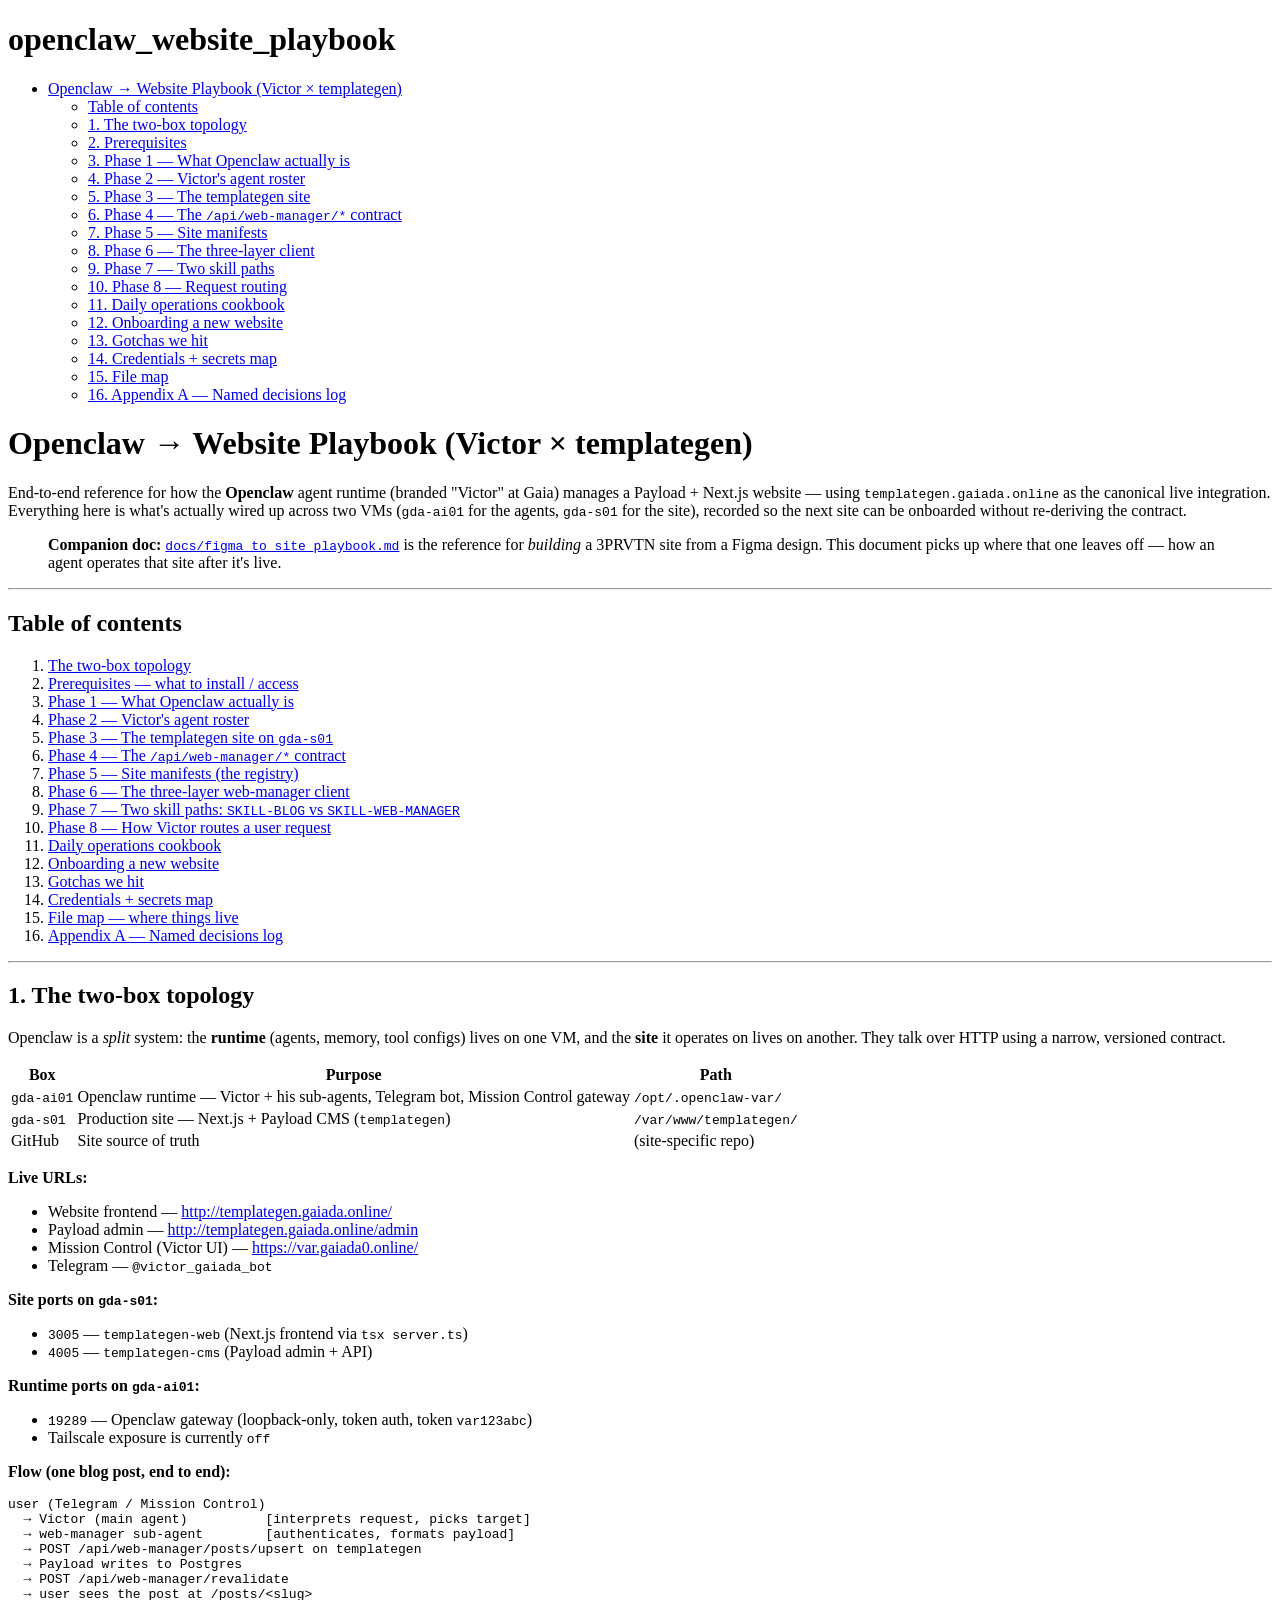
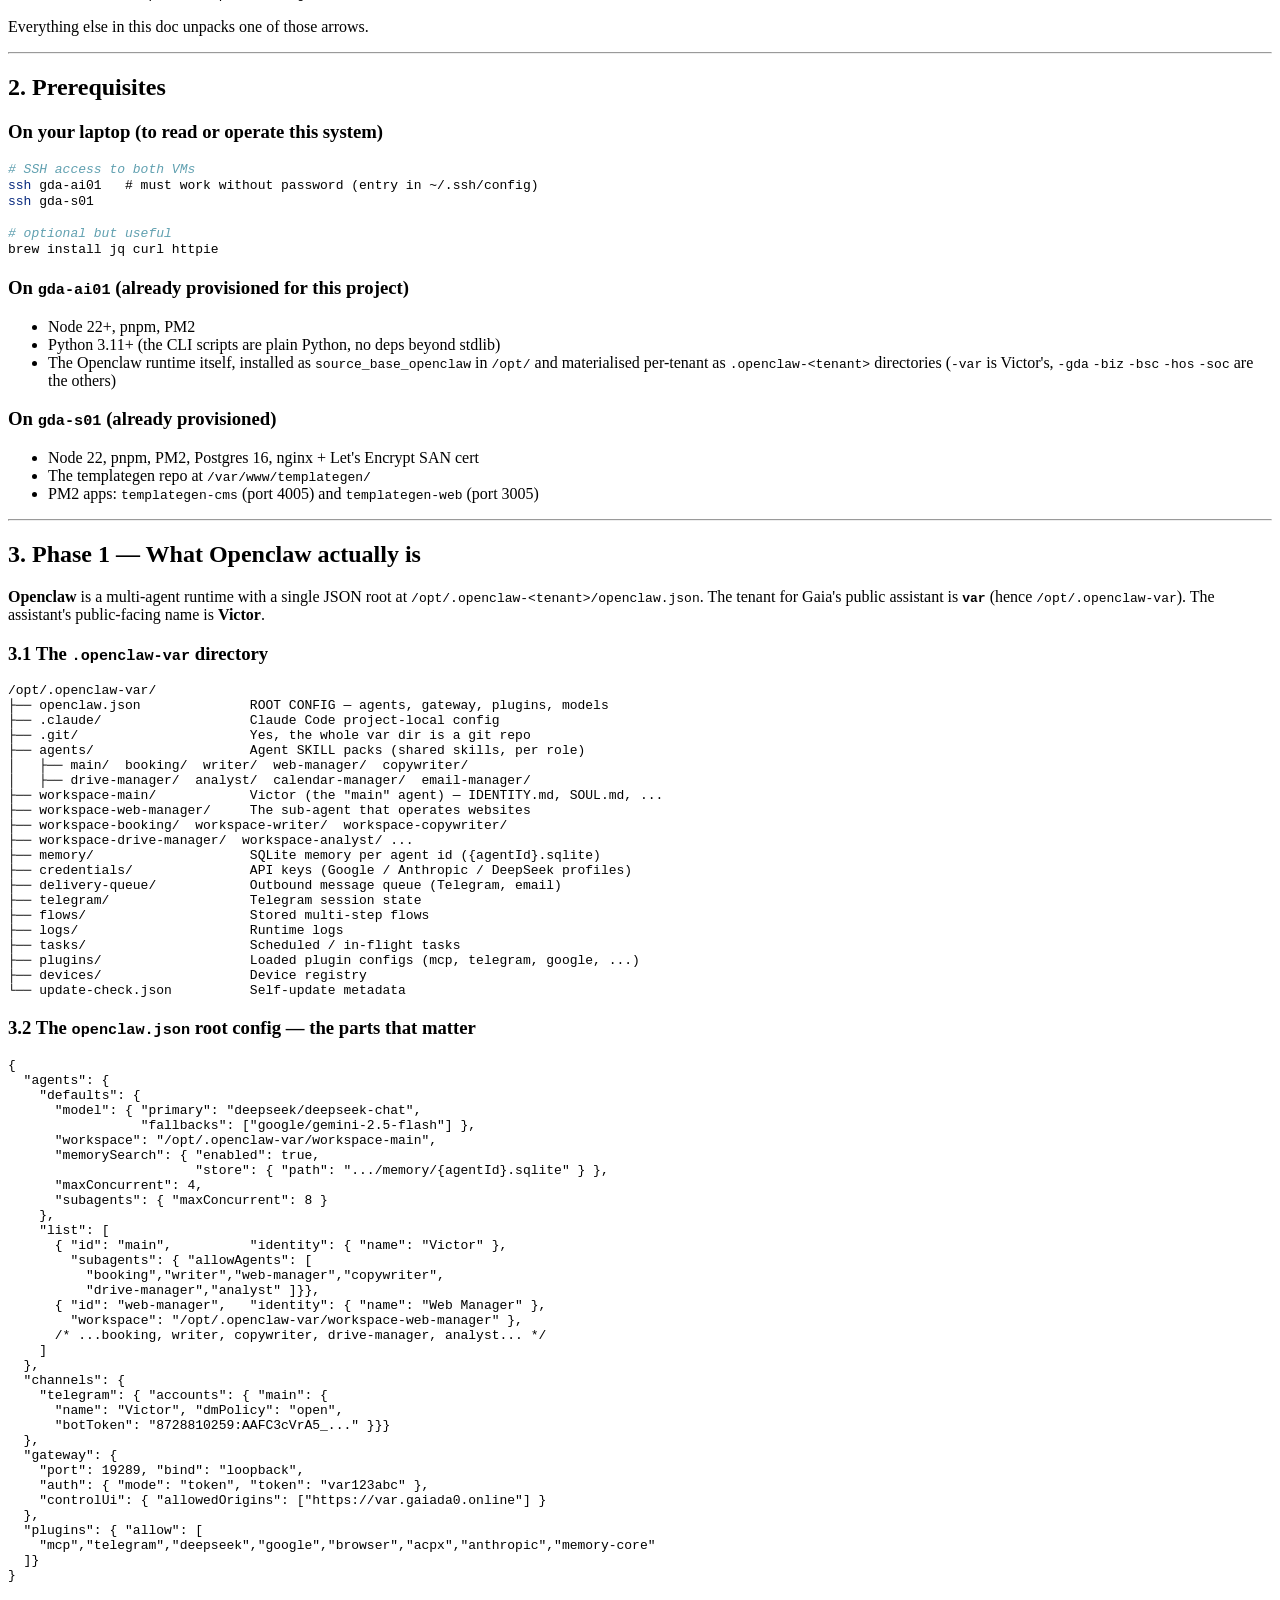
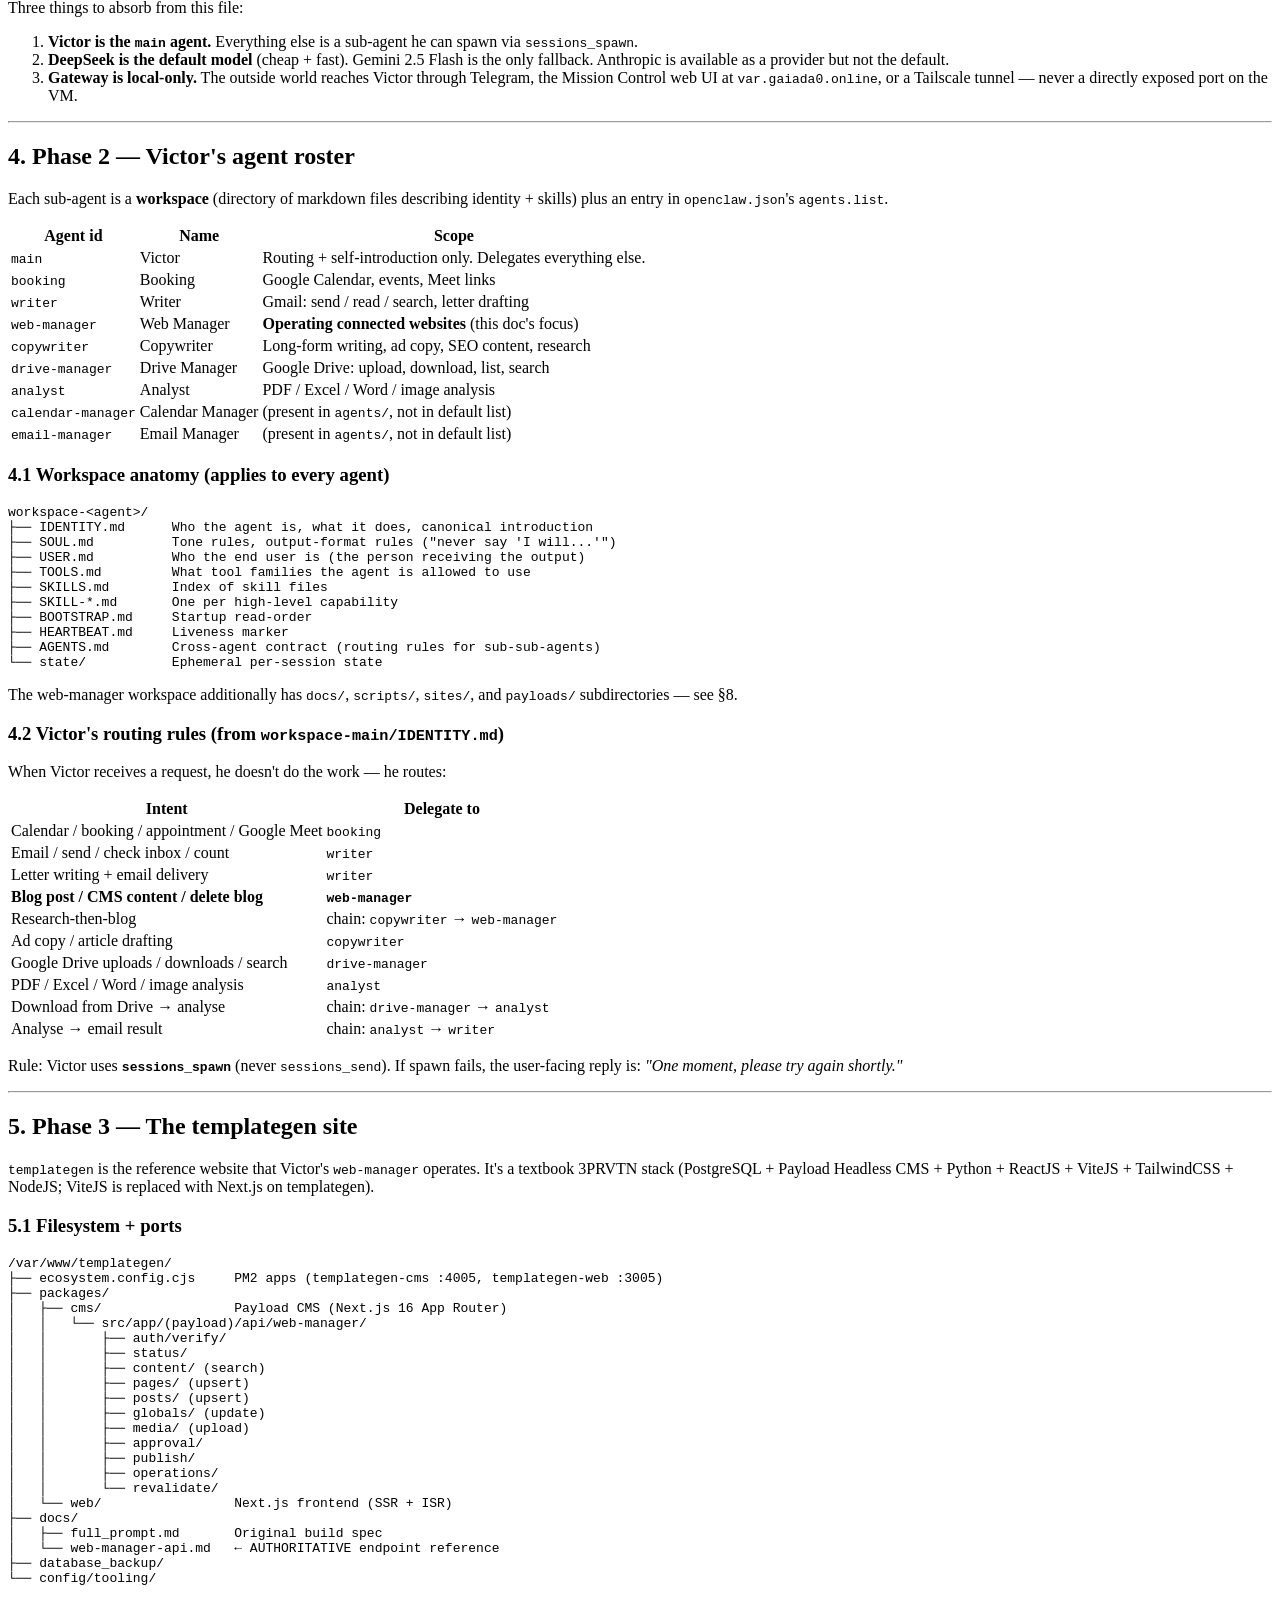
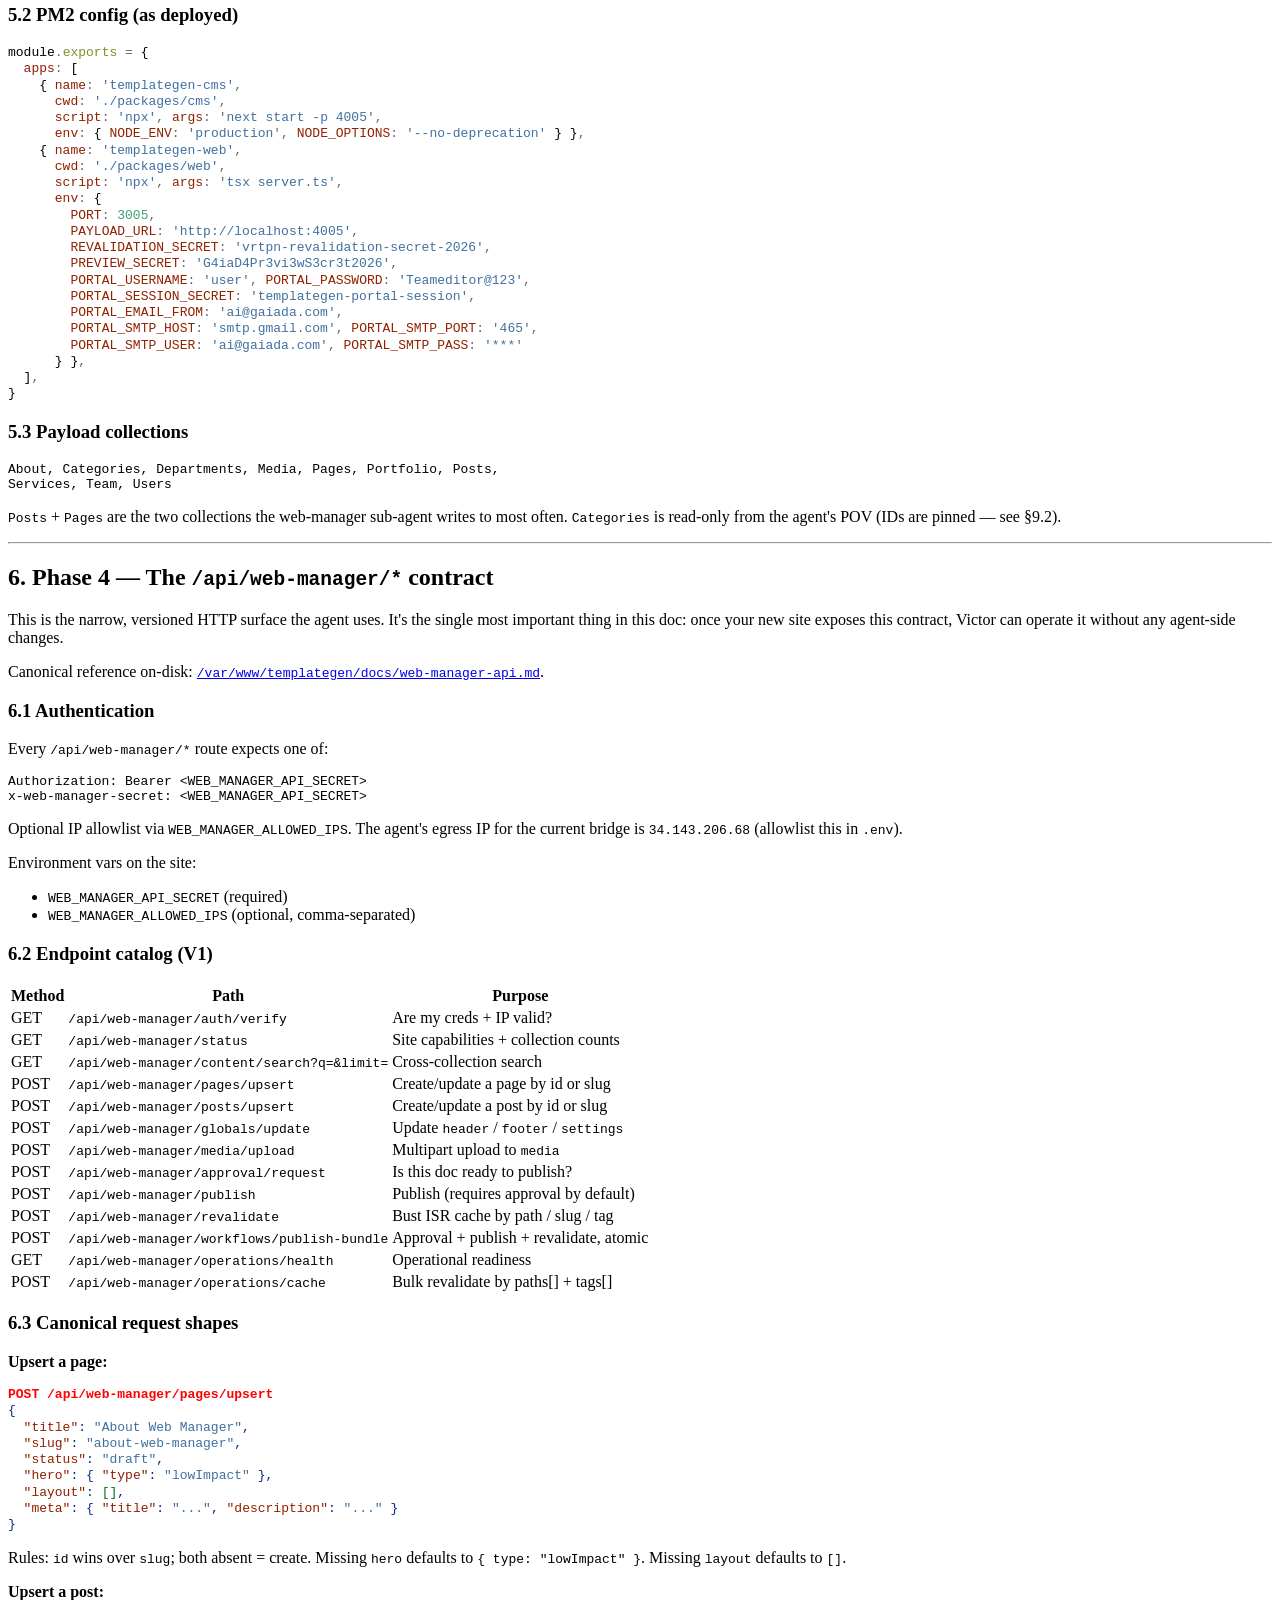
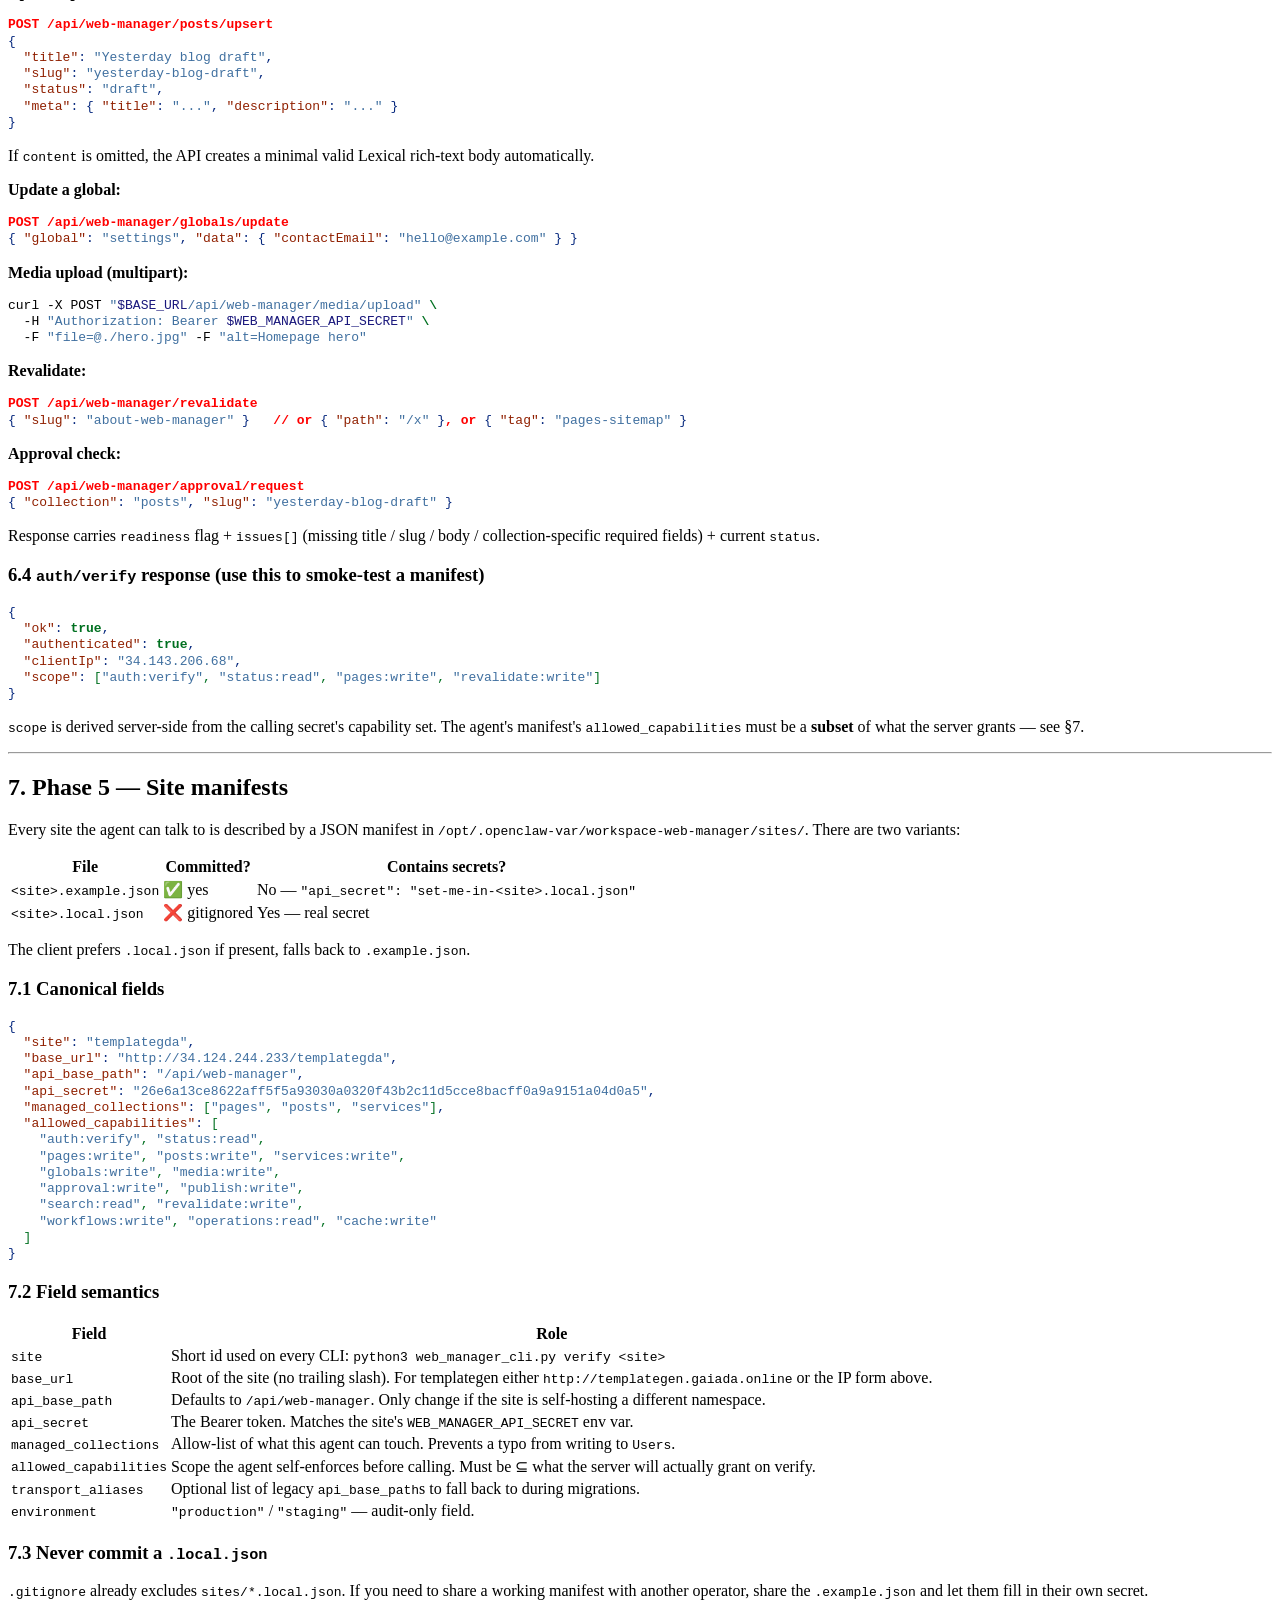
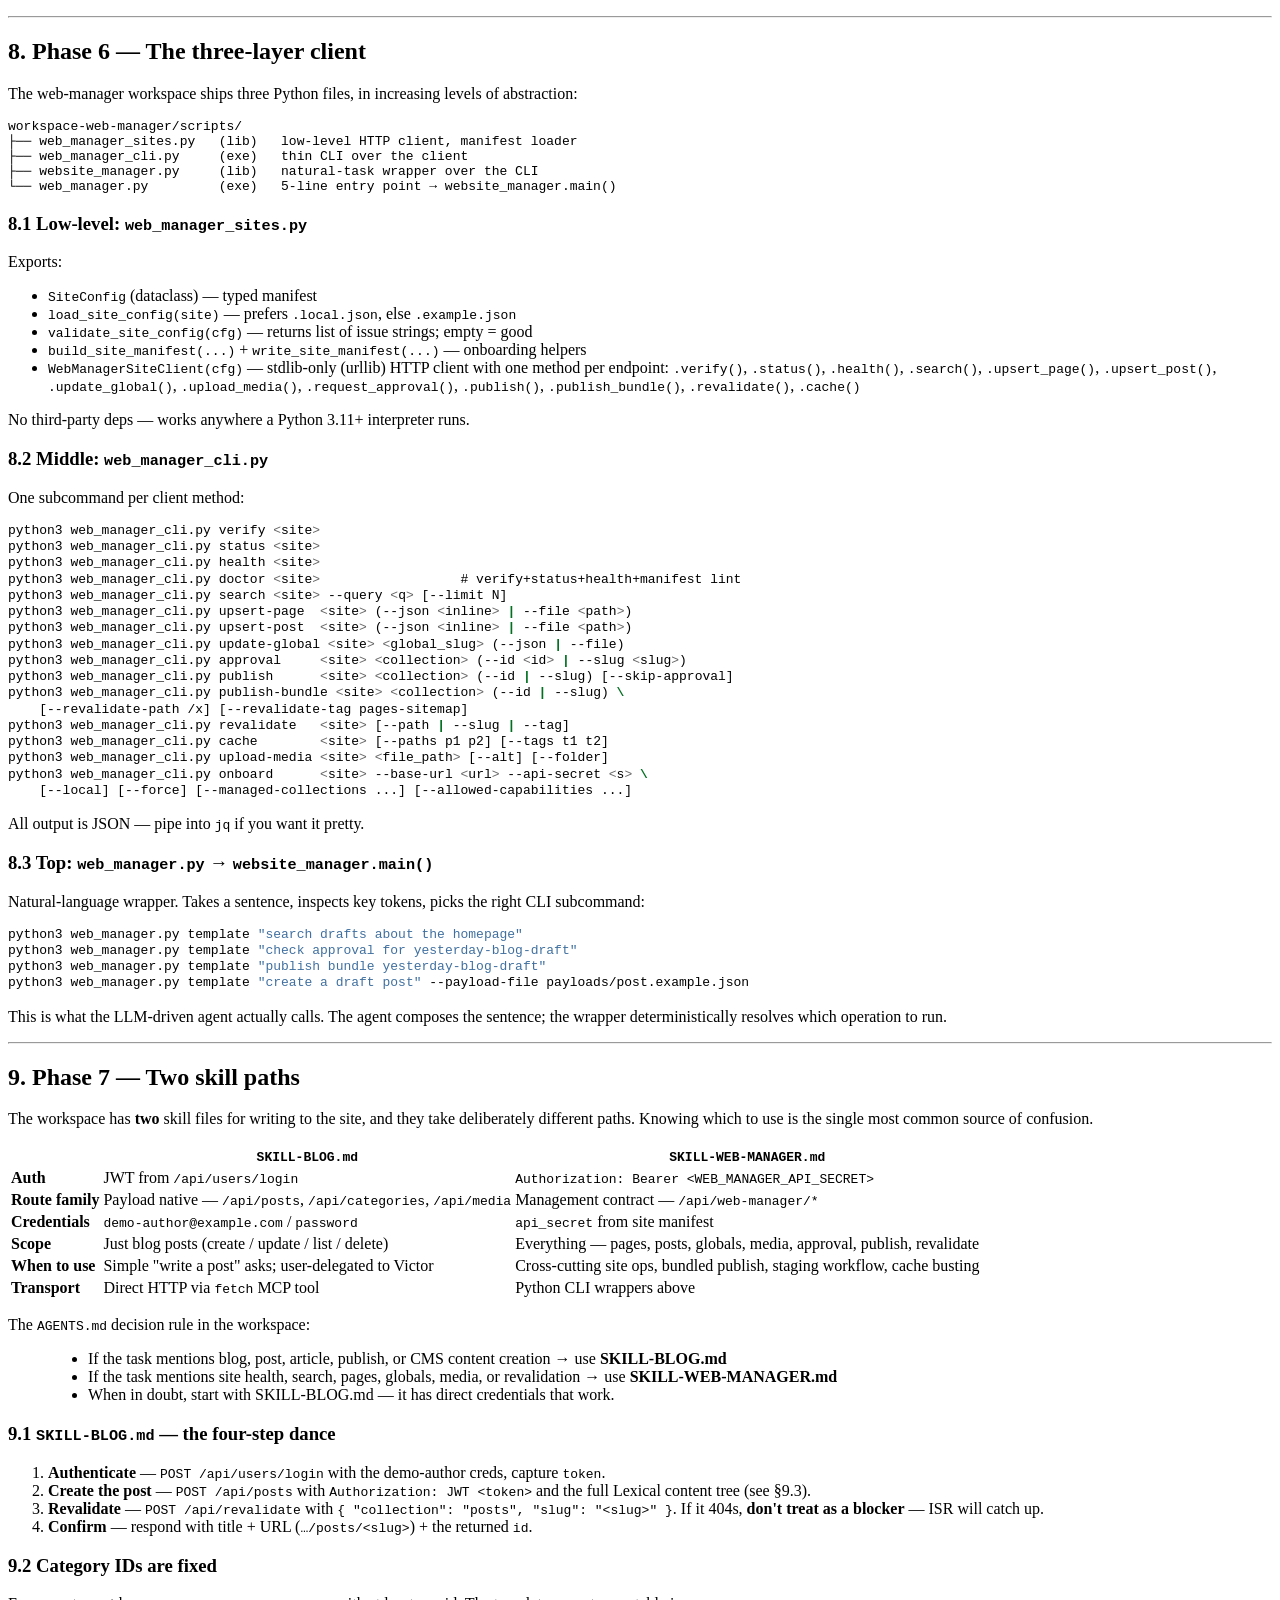
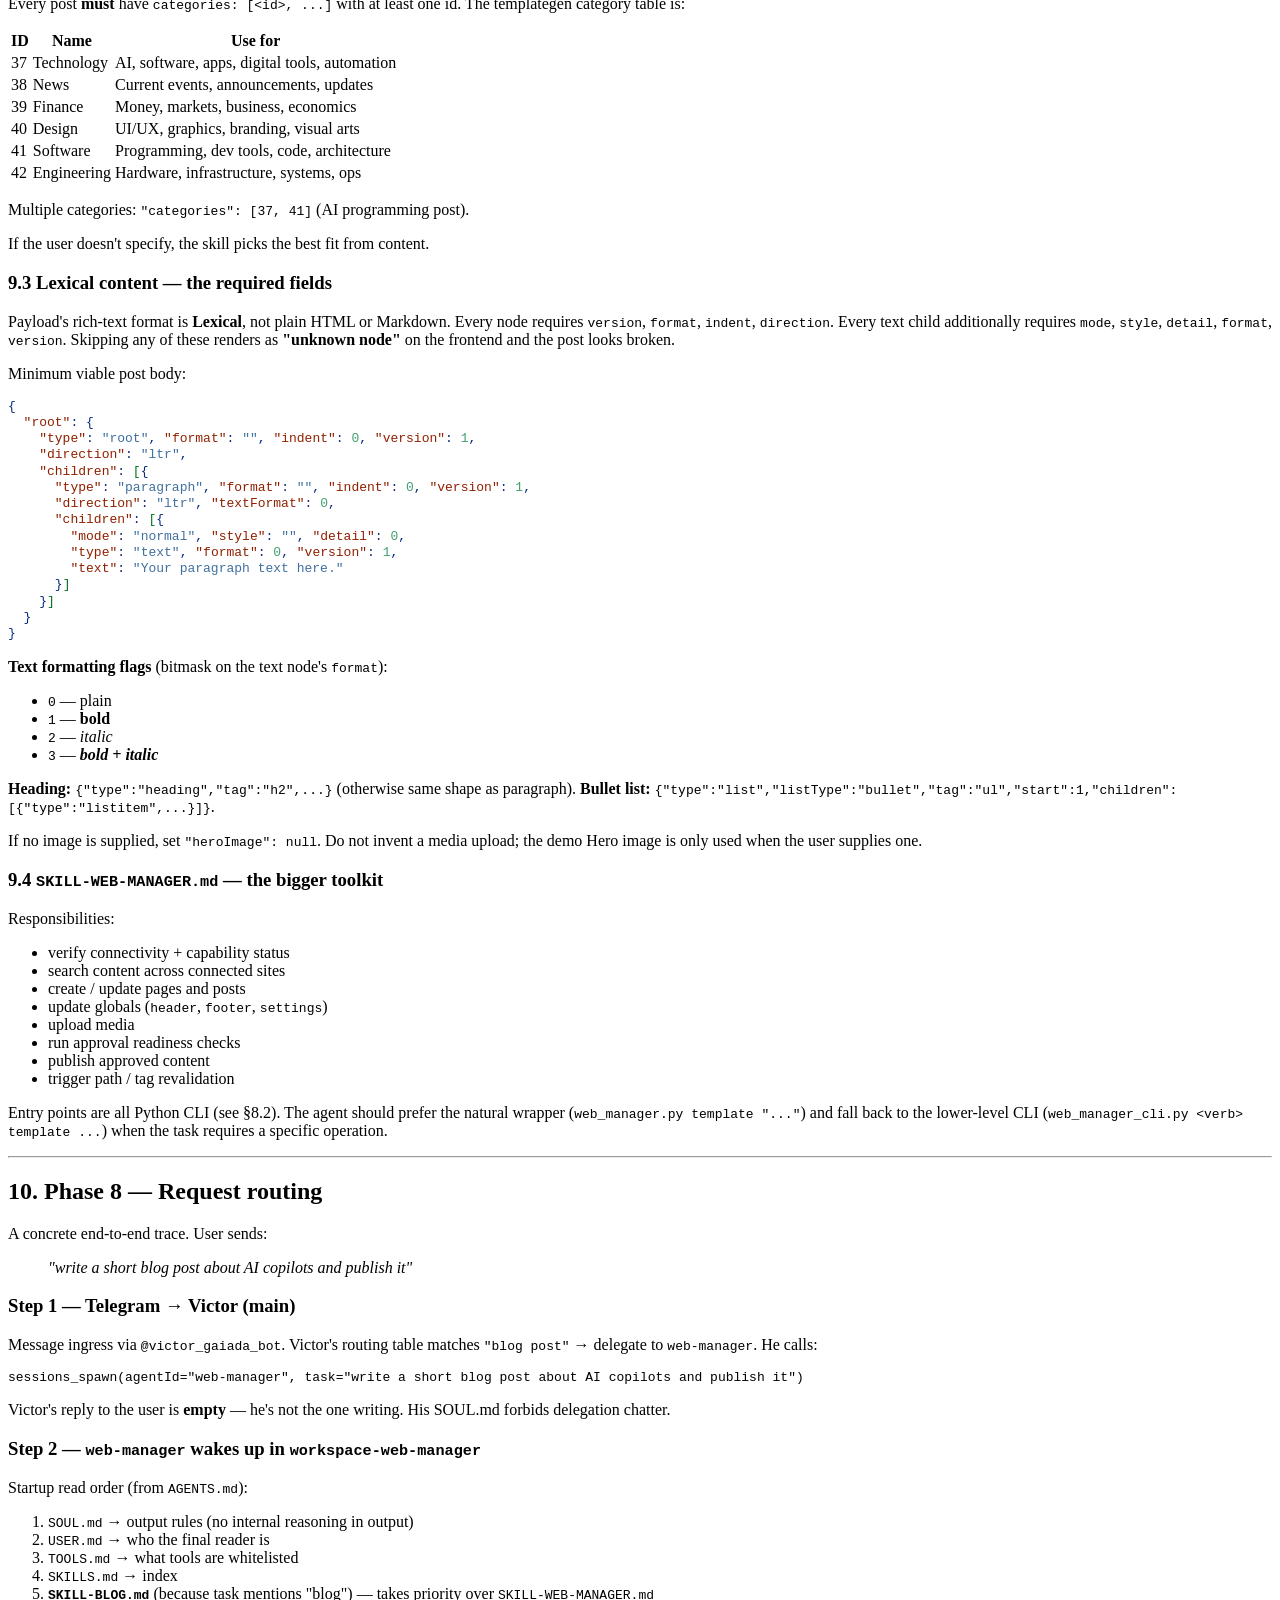
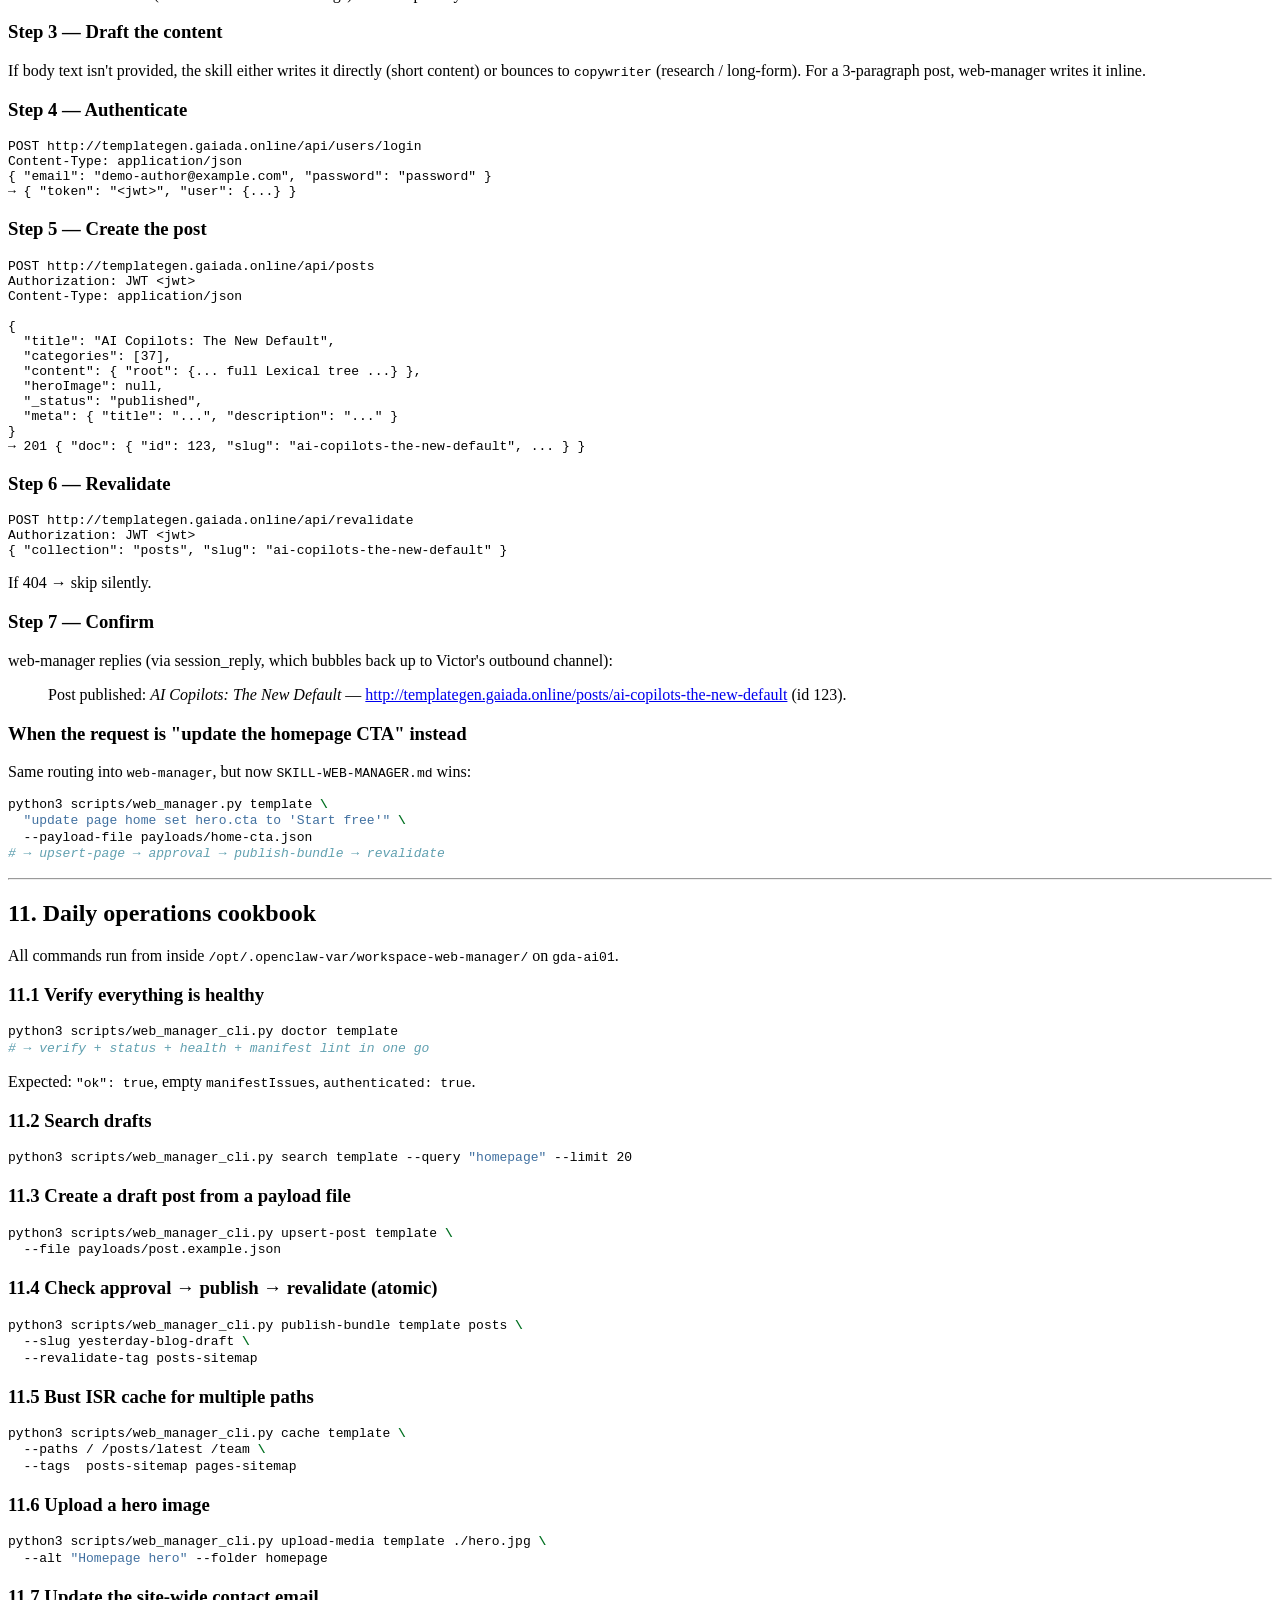
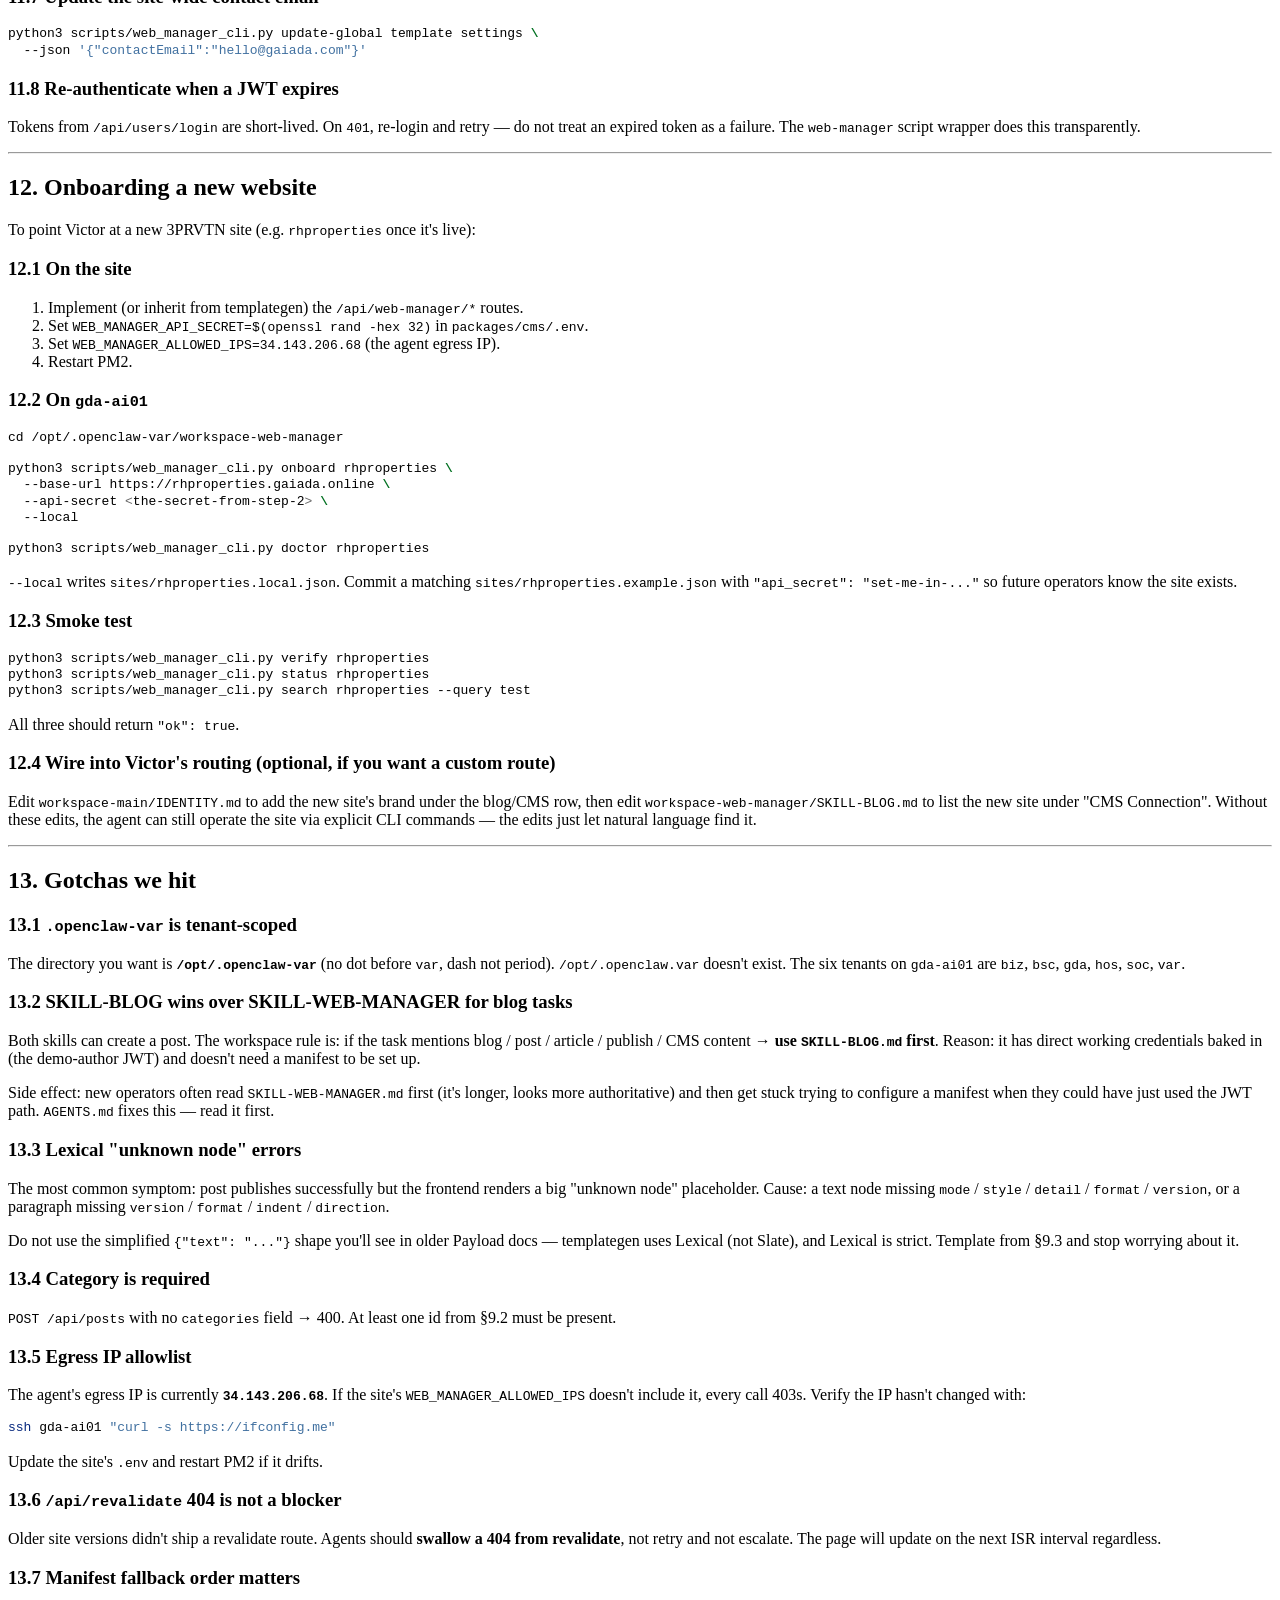
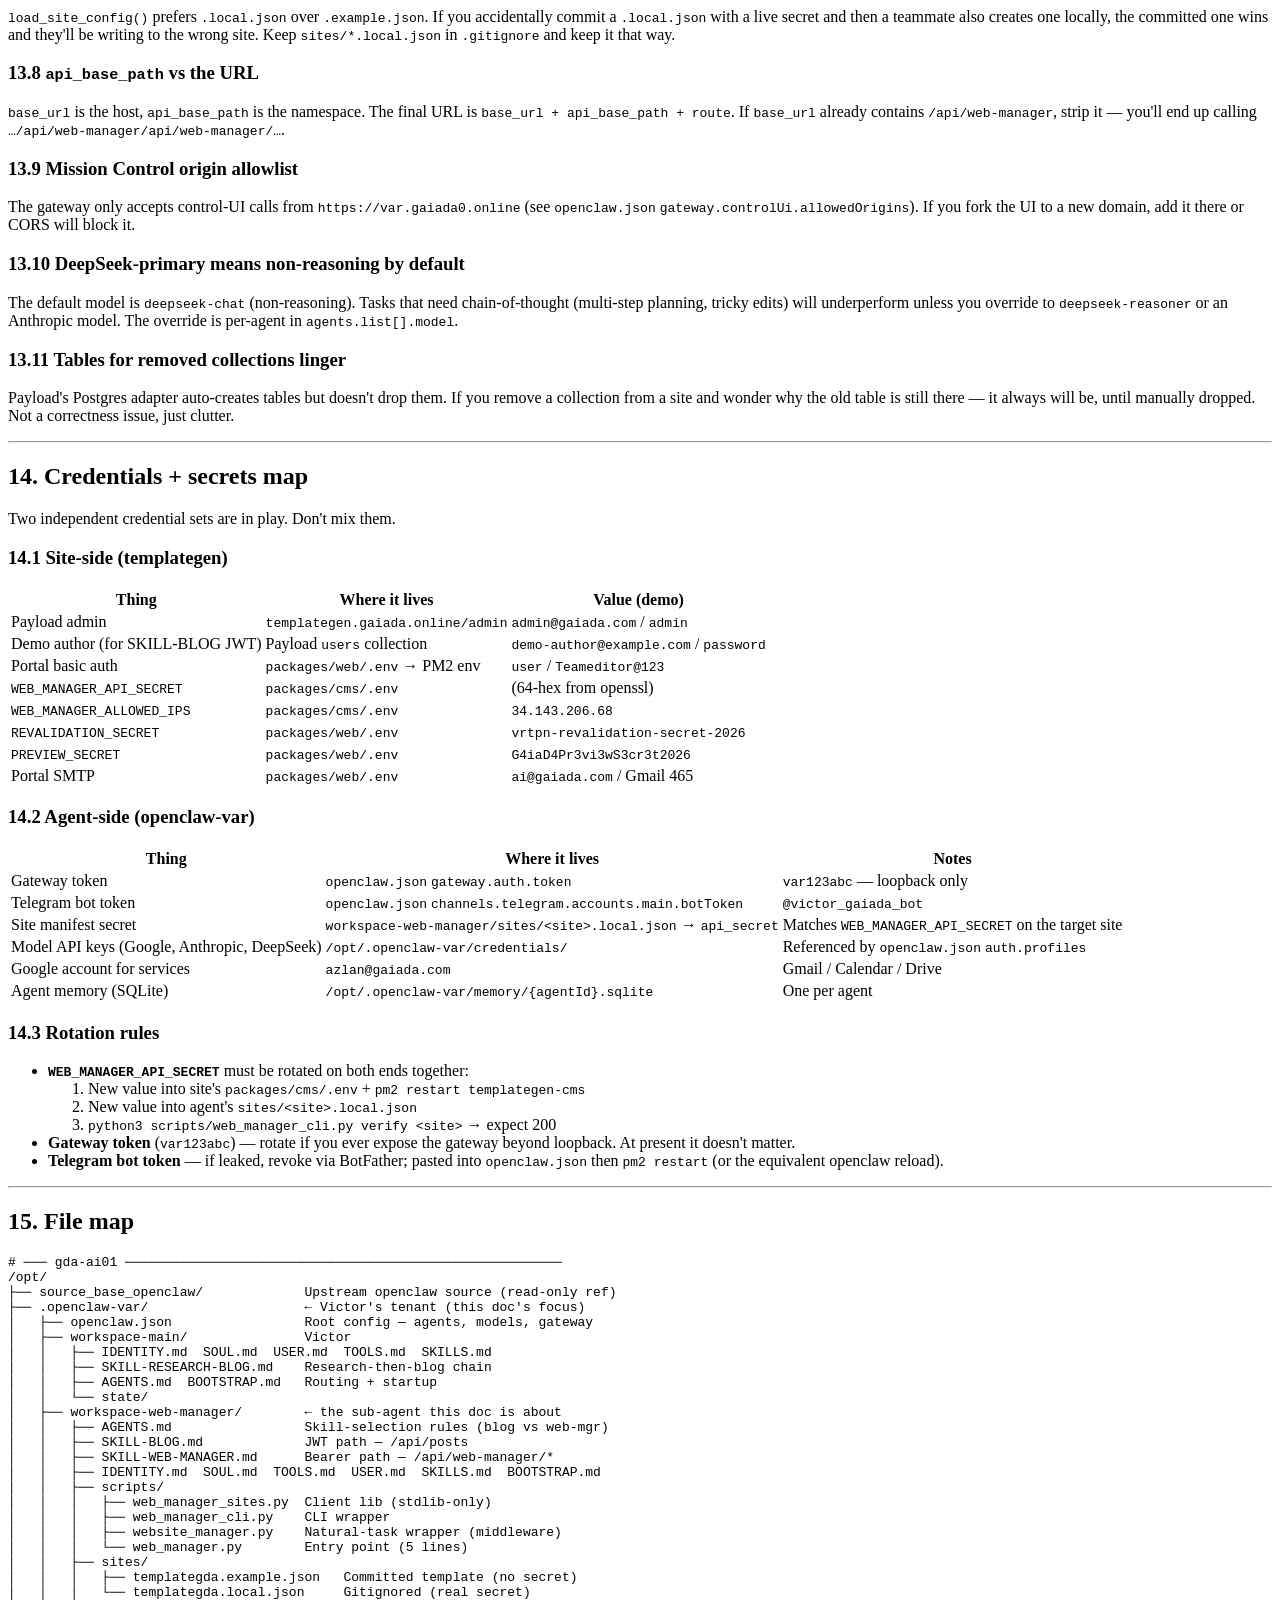
<file: docs/openclaw_website_playbook.html>
<!DOCTYPE html>
<html xmlns="http://www.w3.org/1999/xhtml" lang="" xml:lang="">
<head>
  <meta charset="utf-8" />
  <meta name="generator" content="pandoc" />
  <meta name="viewport" content="width=device-width, initial-scale=1.0, user-scalable=yes" />
  <title>openclaw_website_playbook</title>
  <style>
    code{white-space: pre-wrap;}
    span.smallcaps{font-variant: small-caps;}
    span.underline{text-decoration: underline;}
    div.column{display: inline-block; vertical-align: top; width: 50%;}
    div.hanging-indent{margin-left: 1.5em; text-indent: -1.5em;}
    ul.task-list{list-style: none;}
    pre > code.sourceCode { white-space: pre; position: relative; }
    pre > code.sourceCode > span { display: inline-block; line-height: 1.25; }
    pre > code.sourceCode > span:empty { height: 1.2em; }
    code.sourceCode > span { color: inherit; text-decoration: inherit; }
    div.sourceCode { margin: 1em 0; }
    pre.sourceCode { margin: 0; }
    @media screen {
    div.sourceCode { overflow: auto; }
    }
    @media print {
    pre > code.sourceCode { white-space: pre-wrap; }
    pre > code.sourceCode > span { text-indent: -5em; padding-left: 5em; }
    }
    pre.numberSource code
      { counter-reset: source-line 0; }
    pre.numberSource code > span
      { position: relative; left: -4em; counter-increment: source-line; }
    pre.numberSource code > span > a:first-child::before
      { content: counter(source-line);
        position: relative; left: -1em; text-align: right; vertical-align: baseline;
        border: none; display: inline-block;
        -webkit-touch-callout: none; -webkit-user-select: none;
        -khtml-user-select: none; -moz-user-select: none;
        -ms-user-select: none; user-select: none;
        padding: 0 4px; width: 4em;
        color: #aaaaaa;
      }
    pre.numberSource { margin-left: 3em; border-left: 1px solid #aaaaaa;  padding-left: 4px; }
    div.sourceCode
      {   }
    @media screen {
    pre > code.sourceCode > span > a:first-child::before { text-decoration: underline; }
    }
    code span.al { color: #ff0000; font-weight: bold; } /* Alert */
    code span.an { color: #60a0b0; font-weight: bold; font-style: italic; } /* Annotation */
    code span.at { color: #7d9029; } /* Attribute */
    code span.bn { color: #40a070; } /* BaseN */
    code span.bu { } /* BuiltIn */
    code span.cf { color: #007020; font-weight: bold; } /* ControlFlow */
    code span.ch { color: #4070a0; } /* Char */
    code span.cn { color: #880000; } /* Constant */
    code span.co { color: #60a0b0; font-style: italic; } /* Comment */
    code span.cv { color: #60a0b0; font-weight: bold; font-style: italic; } /* CommentVar */
    code span.do { color: #ba2121; font-style: italic; } /* Documentation */
    code span.dt { color: #902000; } /* DataType */
    code span.dv { color: #40a070; } /* DecVal */
    code span.er { color: #ff0000; font-weight: bold; } /* Error */
    code span.ex { } /* Extension */
    code span.fl { color: #40a070; } /* Float */
    code span.fu { color: #06287e; } /* Function */
    code span.im { } /* Import */
    code span.in { color: #60a0b0; font-weight: bold; font-style: italic; } /* Information */
    code span.kw { color: #007020; font-weight: bold; } /* Keyword */
    code span.op { color: #666666; } /* Operator */
    code span.ot { color: #007020; } /* Other */
    code span.pp { color: #bc7a00; } /* Preprocessor */
    code span.sc { color: #4070a0; } /* SpecialChar */
    code span.ss { color: #bb6688; } /* SpecialString */
    code span.st { color: #4070a0; } /* String */
    code span.va { color: #19177c; } /* Variable */
    code span.vs { color: #4070a0; } /* VerbatimString */
    code span.wa { color: #60a0b0; font-weight: bold; font-style: italic; } /* Warning */
  </style>
</head>
<body>
<header id="title-block-header">
<h1 class="title">openclaw_website_playbook</h1>
</header>
<nav id="TOC" role="doc-toc">
<ul>
<li><a href="#openclaw--website-playbook-victor--templategen">Openclaw → Website Playbook (Victor × templategen)</a>
<ul>
<li><a href="#table-of-contents">Table of contents</a></li>
<li><a href="#1-the-two-box-topology">1. The two-box topology</a></li>
<li><a href="#2-prerequisites">2. Prerequisites</a></li>
<li><a href="#3-phase-1--what-openclaw-actually-is">3. Phase 1 — What Openclaw actually is</a></li>
<li><a href="#4-phase-2--victors-agent-roster">4. Phase 2 — Victor's agent roster</a></li>
<li><a href="#5-phase-3--the-templategen-site">5. Phase 3 — The templategen site</a></li>
<li><a href="#6-phase-4--the-apiweb-manager-contract">6. Phase 4 — The <code>/api/web-manager/*</code> contract</a></li>
<li><a href="#7-phase-5--site-manifests">7. Phase 5 — Site manifests</a></li>
<li><a href="#8-phase-6--the-three-layer-client">8. Phase 6 — The three-layer client</a></li>
<li><a href="#9-phase-7--two-skill-paths">9. Phase 7 — Two skill paths</a></li>
<li><a href="#10-phase-8--request-routing">10. Phase 8 — Request routing</a></li>
<li><a href="#11-daily-operations-cookbook">11. Daily operations cookbook</a></li>
<li><a href="#12-onboarding-a-new-website">12. Onboarding a new website</a></li>
<li><a href="#13-gotchas-we-hit">13. Gotchas we hit</a></li>
<li><a href="#14-credentials--secrets-map">14. Credentials + secrets map</a></li>
<li><a href="#15-file-map">15. File map</a></li>
<li><a href="#16-appendix-a--named-decisions-log">16. Appendix A — Named decisions log</a></li>
</ul></li>
</ul>
</nav>
<h1 id="openclaw--website-playbook-victor--templategen">Openclaw → Website Playbook (Victor × templategen)</h1>
<p>End-to-end reference for how the <strong>Openclaw</strong> agent runtime (branded "Victor" at Gaia) manages a Payload + Next.js website — using <code>templategen.gaiada.online</code> as the canonical live integration. Everything here is what's actually wired up across two VMs (<code>gda-ai01</code> for the agents, <code>gda-s01</code> for the site), recorded so the next site can be onboarded without re-deriving the contract.</p>
<blockquote>
<p><strong>Companion doc:</strong> <a href="../rhproperties_react/docs/figma_to_site_playbook.md"><code>docs/figma_to_site_playbook.md</code></a> is the reference for <em>building</em> a 3PRVTN site from a Figma design. This document picks up where that one leaves off — how an agent operates that site after it's live.</p>
</blockquote>
<hr />
<h2 id="table-of-contents">Table of contents</h2>
<ol>
<li><a href="#1-the-two-box-topology">The two-box topology</a></li>
<li><a href="#2-prerequisites">Prerequisites — what to install / access</a></li>
<li><a href="#3-phase-1--what-openclaw-actually-is">Phase 1 — What Openclaw actually is</a></li>
<li><a href="#4-phase-2--victors-agent-roster">Phase 2 — Victor's agent roster</a></li>
<li><a href="#5-phase-3--the-templategen-site">Phase 3 — The templategen site on <code>gda-s01</code></a></li>
<li><a href="#6-phase-4--the-api-web-manager-contract">Phase 4 — The <code>/api/web-manager/*</code> contract</a></li>
<li><a href="#7-phase-5--site-manifests">Phase 5 — Site manifests (the registry)</a></li>
<li><a href="#8-phase-6--the-three-layer-client">Phase 6 — The three-layer web-manager client</a></li>
<li><a href="#9-phase-7--two-skill-paths">Phase 7 — Two skill paths: <code>SKILL-BLOG</code> vs <code>SKILL-WEB-MANAGER</code></a></li>
<li><a href="#10-phase-8--request-routing">Phase 8 — How Victor routes a user request</a></li>
<li><a href="#11-daily-operations-cookbook">Daily operations cookbook</a></li>
<li><a href="#12-onboarding-a-new-website">Onboarding a new website</a></li>
<li><a href="#13-gotchas-we-hit">Gotchas we hit</a></li>
<li><a href="#14-credentials--secrets-map">Credentials + secrets map</a></li>
<li><a href="#15-file-map">File map — where things live</a></li>
<li><a href="#16-appendix-a--named-decisions-log">Appendix A — Named decisions log</a></li>
</ol>
<hr />
<h2 id="1-the-two-box-topology">1. The two-box topology</h2>
<p>Openclaw is a <em>split</em> system: the <strong>runtime</strong> (agents, memory, tool configs) lives on one VM, and the <strong>site</strong> it operates on lives on another. They talk over HTTP using a narrow, versioned contract.</p>
<table>
<thead>
<tr class="header">
<th>Box</th>
<th>Purpose</th>
<th>Path</th>
</tr>
</thead>
<tbody>
<tr class="odd">
<td><code>gda-ai01</code></td>
<td>Openclaw runtime — Victor + his sub-agents, Telegram bot, Mission Control gateway</td>
<td><code>/opt/.openclaw-var/</code></td>
</tr>
<tr class="even">
<td><code>gda-s01</code></td>
<td>Production site — Next.js + Payload CMS (<code>templategen</code>)</td>
<td><code>/var/www/templategen/</code></td>
</tr>
<tr class="odd">
<td>GitHub</td>
<td>Site source of truth</td>
<td>(site-specific repo)</td>
</tr>
</tbody>
</table>
<p><strong>Live URLs:</strong></p>
<ul>
<li>Website frontend — <a href="http://templategen.gaiada.online/">http://templategen.gaiada.online/</a></li>
<li>Payload admin — <a href="http://templategen.gaiada.online/admin">http://templategen.gaiada.online/admin</a></li>
<li>Mission Control (Victor UI) — <a href="https://var.gaiada0.online/">https://var.gaiada0.online/</a></li>
<li>Telegram — <code>@victor_gaiada_bot</code></li>
</ul>
<p><strong>Site ports on <code>gda-s01</code>:</strong></p>
<ul>
<li><code>3005</code> — <code>templategen-web</code> (Next.js frontend via <code>tsx server.ts</code>)</li>
<li><code>4005</code> — <code>templategen-cms</code> (Payload admin + API)</li>
</ul>
<p><strong>Runtime ports on <code>gda-ai01</code>:</strong></p>
<ul>
<li><code>19289</code> — Openclaw gateway (loopback-only, token auth, token <code>var123abc</code>)</li>
<li>Tailscale exposure is currently <code>off</code></li>
</ul>
<p><strong>Flow (one blog post, end to end):</strong></p>
<pre><code>user (Telegram / Mission Control)
  → Victor (main agent)          [interprets request, picks target]
  → web-manager sub-agent        [authenticates, formats payload]
  → POST /api/web-manager/posts/upsert on templategen
  → Payload writes to Postgres
  → POST /api/web-manager/revalidate
  → user sees the post at /posts/&lt;slug&gt;
</code></pre>
<p>Everything else in this doc unpacks one of those arrows.</p>
<hr />
<h2 id="2-prerequisites">2. Prerequisites</h2>
<h3 id="on-your-laptop-to-read-or-operate-this-system">On your laptop (to read or operate this system)</h3>
<div class="sourceCode" id="cb2"><pre class="sourceCode bash"><code class="sourceCode bash"><span id="cb2-1"><a href="#cb2-1" aria-hidden="true"></a><span class="co"># SSH access to both VMs</span></span>
<span id="cb2-2"><a href="#cb2-2" aria-hidden="true"></a><span class="fu">ssh</span> gda-ai01   # must work without password (entry in ~/.ssh/config)</span>
<span id="cb2-3"><a href="#cb2-3" aria-hidden="true"></a><span class="fu">ssh</span> gda-s01</span>
<span id="cb2-4"><a href="#cb2-4" aria-hidden="true"></a></span>
<span id="cb2-5"><a href="#cb2-5" aria-hidden="true"></a><span class="co"># optional but useful</span></span>
<span id="cb2-6"><a href="#cb2-6" aria-hidden="true"></a><span class="ex">brew</span> install jq curl httpie</span></code></pre></div>
<h3 id="on-gda-ai01-already-provisioned-for-this-project">On <code>gda-ai01</code> (already provisioned for this project)</h3>
<ul>
<li>Node 22+, pnpm, PM2</li>
<li>Python 3.11+ (the CLI scripts are plain Python, no deps beyond stdlib)</li>
<li>The Openclaw runtime itself, installed as <code>source_base_openclaw</code> in <code>/opt/</code> and materialised per-tenant as <code>.openclaw-&lt;tenant&gt;</code> directories (<code>-var</code> is Victor's, <code>-gda</code> <code>-biz</code> <code>-bsc</code> <code>-hos</code> <code>-soc</code> are the others)</li>
</ul>
<h3 id="on-gda-s01-already-provisioned">On <code>gda-s01</code> (already provisioned)</h3>
<ul>
<li>Node 22, pnpm, PM2, Postgres 16, nginx + Let's Encrypt SAN cert</li>
<li>The templategen repo at <code>/var/www/templategen/</code></li>
<li>PM2 apps: <code>templategen-cms</code> (port 4005) and <code>templategen-web</code> (port 3005)</li>
</ul>
<hr />
<h2 id="3-phase-1--what-openclaw-actually-is">3. Phase 1 — What Openclaw actually is</h2>
<p><strong>Openclaw</strong> is a multi-agent runtime with a single JSON root at <code>/opt/.openclaw-&lt;tenant&gt;/openclaw.json</code>. The tenant for Gaia's public assistant is <strong><code>var</code></strong> (hence <code>/opt/.openclaw-var</code>). The assistant's public-facing name is <strong>Victor</strong>.</p>
<h3 id="31-the-openclaw-var-directory">3.1 The <code>.openclaw-var</code> directory</h3>
<pre><code>/opt/.openclaw-var/
├── openclaw.json              ROOT CONFIG — agents, gateway, plugins, models
├── .claude/                   Claude Code project-local config
├── .git/                      Yes, the whole var dir is a git repo
├── agents/                    Agent SKILL packs (shared skills, per role)
│   ├── main/  booking/  writer/  web-manager/  copywriter/
│   ├── drive-manager/  analyst/  calendar-manager/  email-manager/
├── workspace-main/            Victor (the &quot;main&quot; agent) — IDENTITY.md, SOUL.md, ...
├── workspace-web-manager/     The sub-agent that operates websites
├── workspace-booking/  workspace-writer/  workspace-copywriter/
├── workspace-drive-manager/  workspace-analyst/ ...
├── memory/                    SQLite memory per agent id ({agentId}.sqlite)
├── credentials/               API keys (Google / Anthropic / DeepSeek profiles)
├── delivery-queue/            Outbound message queue (Telegram, email)
├── telegram/                  Telegram session state
├── flows/                     Stored multi-step flows
├── logs/                      Runtime logs
├── tasks/                     Scheduled / in-flight tasks
├── plugins/                   Loaded plugin configs (mcp, telegram, google, ...)
├── devices/                   Device registry
└── update-check.json          Self-update metadata
</code></pre>
<h3 id="32-the-openclawjson-root-config--the-parts-that-matter">3.2 The <code>openclaw.json</code> root config — the parts that matter</h3>
<pre class="jsonc"><code>{
  &quot;agents&quot;: {
    &quot;defaults&quot;: {
      &quot;model&quot;: { &quot;primary&quot;: &quot;deepseek/deepseek-chat&quot;,
                 &quot;fallbacks&quot;: [&quot;google/gemini-2.5-flash&quot;] },
      &quot;workspace&quot;: &quot;/opt/.openclaw-var/workspace-main&quot;,
      &quot;memorySearch&quot;: { &quot;enabled&quot;: true,
                        &quot;store&quot;: { &quot;path&quot;: &quot;.../memory/{agentId}.sqlite&quot; } },
      &quot;maxConcurrent&quot;: 4,
      &quot;subagents&quot;: { &quot;maxConcurrent&quot;: 8 }
    },
    &quot;list&quot;: [
      { &quot;id&quot;: &quot;main&quot;,          &quot;identity&quot;: { &quot;name&quot;: &quot;Victor&quot; },
        &quot;subagents&quot;: { &quot;allowAgents&quot;: [
          &quot;booking&quot;,&quot;writer&quot;,&quot;web-manager&quot;,&quot;copywriter&quot;,
          &quot;drive-manager&quot;,&quot;analyst&quot; ]}},
      { &quot;id&quot;: &quot;web-manager&quot;,   &quot;identity&quot;: { &quot;name&quot;: &quot;Web Manager&quot; },
        &quot;workspace&quot;: &quot;/opt/.openclaw-var/workspace-web-manager&quot; },
      /* ...booking, writer, copywriter, drive-manager, analyst... */
    ]
  },
  &quot;channels&quot;: {
    &quot;telegram&quot;: { &quot;accounts&quot;: { &quot;main&quot;: {
      &quot;name&quot;: &quot;Victor&quot;, &quot;dmPolicy&quot;: &quot;open&quot;,
      &quot;botToken&quot;: &quot;8728810259:AAFC3cVrA5_...&quot; }}}
  },
  &quot;gateway&quot;: {
    &quot;port&quot;: 19289, &quot;bind&quot;: &quot;loopback&quot;,
    &quot;auth&quot;: { &quot;mode&quot;: &quot;token&quot;, &quot;token&quot;: &quot;var123abc&quot; },
    &quot;controlUi&quot;: { &quot;allowedOrigins&quot;: [&quot;https://var.gaiada0.online&quot;] }
  },
  &quot;plugins&quot;: { &quot;allow&quot;: [
    &quot;mcp&quot;,&quot;telegram&quot;,&quot;deepseek&quot;,&quot;google&quot;,&quot;browser&quot;,&quot;acpx&quot;,&quot;anthropic&quot;,&quot;memory-core&quot;
  ]}
}
</code></pre>
<p>Three things to absorb from this file:</p>
<ol>
<li><strong>Victor is the <code>main</code> agent.</strong> Everything else is a sub-agent he can spawn via <code>sessions_spawn</code>.</li>
<li><strong>DeepSeek is the default model</strong> (cheap + fast). Gemini 2.5 Flash is the only fallback. Anthropic is available as a provider but not the default.</li>
<li><strong>Gateway is local-only.</strong> The outside world reaches Victor through Telegram, the Mission Control web UI at <code>var.gaiada0.online</code>, or a Tailscale tunnel — never a directly exposed port on the VM.</li>
</ol>
<hr />
<h2 id="4-phase-2--victors-agent-roster">4. Phase 2 — Victor's agent roster</h2>
<p>Each sub-agent is a <strong>workspace</strong> (directory of markdown files describing identity + skills) plus an entry in <code>openclaw.json</code>'s <code>agents.list</code>.</p>
<table>
<thead>
<tr class="header">
<th>Agent id</th>
<th>Name</th>
<th>Scope</th>
</tr>
</thead>
<tbody>
<tr class="odd">
<td><code>main</code></td>
<td>Victor</td>
<td>Routing + self-introduction only. Delegates everything else.</td>
</tr>
<tr class="even">
<td><code>booking</code></td>
<td>Booking</td>
<td>Google Calendar, events, Meet links</td>
</tr>
<tr class="odd">
<td><code>writer</code></td>
<td>Writer</td>
<td>Gmail: send / read / search, letter drafting</td>
</tr>
<tr class="even">
<td><code>web-manager</code></td>
<td>Web Manager</td>
<td><strong>Operating connected websites</strong> (this doc's focus)</td>
</tr>
<tr class="odd">
<td><code>copywriter</code></td>
<td>Copywriter</td>
<td>Long-form writing, ad copy, SEO content, research</td>
</tr>
<tr class="even">
<td><code>drive-manager</code></td>
<td>Drive Manager</td>
<td>Google Drive: upload, download, list, search</td>
</tr>
<tr class="odd">
<td><code>analyst</code></td>
<td>Analyst</td>
<td>PDF / Excel / Word / image analysis</td>
</tr>
<tr class="even">
<td><code>calendar-manager</code></td>
<td>Calendar Manager</td>
<td>(present in <code>agents/</code>, not in default list)</td>
</tr>
<tr class="odd">
<td><code>email-manager</code></td>
<td>Email Manager</td>
<td>(present in <code>agents/</code>, not in default list)</td>
</tr>
</tbody>
</table>
<h3 id="41-workspace-anatomy-applies-to-every-agent">4.1 Workspace anatomy (applies to every agent)</h3>
<pre><code>workspace-&lt;agent&gt;/
├── IDENTITY.md      Who the agent is, what it does, canonical introduction
├── SOUL.md          Tone rules, output-format rules (&quot;never say &#39;I will...&#39;&quot;)
├── USER.md          Who the end user is (the person receiving the output)
├── TOOLS.md         What tool families the agent is allowed to use
├── SKILLS.md        Index of skill files
├── SKILL-*.md       One per high-level capability
├── BOOTSTRAP.md     Startup read-order
├── HEARTBEAT.md     Liveness marker
├── AGENTS.md        Cross-agent contract (routing rules for sub-sub-agents)
└── state/           Ephemeral per-session state
</code></pre>
<p>The web-manager workspace additionally has <code>docs/</code>, <code>scripts/</code>, <code>sites/</code>, and <code>payloads/</code> subdirectories — see §8.</p>
<h3 id="42-victors-routing-rules-from-workspace-mainidentitymd">4.2 Victor's routing rules (from <code>workspace-main/IDENTITY.md</code>)</h3>
<p>When Victor receives a request, he doesn't do the work — he routes:</p>
<table>
<thead>
<tr class="header">
<th>Intent</th>
<th>Delegate to</th>
</tr>
</thead>
<tbody>
<tr class="odd">
<td>Calendar / booking / appointment / Google Meet</td>
<td><code>booking</code></td>
</tr>
<tr class="even">
<td>Email / send / check inbox / count</td>
<td><code>writer</code></td>
</tr>
<tr class="odd">
<td>Letter writing + email delivery</td>
<td><code>writer</code></td>
</tr>
<tr class="even">
<td><strong>Blog post / CMS content / delete blog</strong></td>
<td><strong><code>web-manager</code></strong></td>
</tr>
<tr class="odd">
<td>Research-then-blog</td>
<td>chain: <code>copywriter</code> → <code>web-manager</code></td>
</tr>
<tr class="even">
<td>Ad copy / article drafting</td>
<td><code>copywriter</code></td>
</tr>
<tr class="odd">
<td>Google Drive uploads / downloads / search</td>
<td><code>drive-manager</code></td>
</tr>
<tr class="even">
<td>PDF / Excel / Word / image analysis</td>
<td><code>analyst</code></td>
</tr>
<tr class="odd">
<td>Download from Drive → analyse</td>
<td>chain: <code>drive-manager</code> → <code>analyst</code></td>
</tr>
<tr class="even">
<td>Analyse → email result</td>
<td>chain: <code>analyst</code> → <code>writer</code></td>
</tr>
</tbody>
</table>
<p>Rule: Victor uses <strong><code>sessions_spawn</code></strong> (never <code>sessions_send</code>). If spawn fails, the user-facing reply is: <em>"One moment, please try again shortly."</em></p>
<hr />
<h2 id="5-phase-3--the-templategen-site">5. Phase 3 — The templategen site</h2>
<p><code>templategen</code> is the reference website that Victor's <code>web-manager</code> operates. It's a textbook 3PRVTN stack (PostgreSQL + Payload Headless CMS + Python + ReactJS + ViteJS + TailwindCSS + NodeJS; ViteJS is replaced with Next.js on templategen).</p>
<h3 id="51-filesystem--ports">5.1 Filesystem + ports</h3>
<pre><code>/var/www/templategen/
├── ecosystem.config.cjs     PM2 apps (templategen-cms :4005, templategen-web :3005)
├── packages/
│   ├── cms/                 Payload CMS (Next.js 16 App Router)
│   │   └── src/app/(payload)/api/web-manager/
│   │       ├── auth/verify/
│   │       ├── status/
│   │       ├── content/ (search)
│   │       ├── pages/ (upsert)
│   │       ├── posts/ (upsert)
│   │       ├── globals/ (update)
│   │       ├── media/ (upload)
│   │       ├── approval/
│   │       ├── publish/
│   │       ├── operations/
│   │       └── revalidate/
│   └── web/                 Next.js frontend (SSR + ISR)
├── docs/
│   ├── full_prompt.md       Original build spec
│   └── web-manager-api.md   ← AUTHORITATIVE endpoint reference
├── database_backup/
└── config/tooling/
</code></pre>
<h3 id="52-pm2-config-as-deployed">5.2 PM2 config (as deployed)</h3>
<div class="sourceCode" id="cb7"><pre class="sourceCode js"><code class="sourceCode javascript"><span id="cb7-1"><a href="#cb7-1" aria-hidden="true"></a>module<span class="op">.</span><span class="at">exports</span> <span class="op">=</span> {</span>
<span id="cb7-2"><a href="#cb7-2" aria-hidden="true"></a>  <span class="dt">apps</span><span class="op">:</span> [</span>
<span id="cb7-3"><a href="#cb7-3" aria-hidden="true"></a>    { <span class="dt">name</span><span class="op">:</span> <span class="st">&#39;templategen-cms&#39;</span><span class="op">,</span></span>
<span id="cb7-4"><a href="#cb7-4" aria-hidden="true"></a>      <span class="dt">cwd</span><span class="op">:</span> <span class="st">&#39;./packages/cms&#39;</span><span class="op">,</span></span>
<span id="cb7-5"><a href="#cb7-5" aria-hidden="true"></a>      <span class="dt">script</span><span class="op">:</span> <span class="st">&#39;npx&#39;</span><span class="op">,</span> <span class="dt">args</span><span class="op">:</span> <span class="st">&#39;next start -p 4005&#39;</span><span class="op">,</span></span>
<span id="cb7-6"><a href="#cb7-6" aria-hidden="true"></a>      <span class="dt">env</span><span class="op">:</span> { <span class="dt">NODE_ENV</span><span class="op">:</span> <span class="st">&#39;production&#39;</span><span class="op">,</span> <span class="dt">NODE_OPTIONS</span><span class="op">:</span> <span class="st">&#39;--no-deprecation&#39;</span> } }<span class="op">,</span></span>
<span id="cb7-7"><a href="#cb7-7" aria-hidden="true"></a>    { <span class="dt">name</span><span class="op">:</span> <span class="st">&#39;templategen-web&#39;</span><span class="op">,</span></span>
<span id="cb7-8"><a href="#cb7-8" aria-hidden="true"></a>      <span class="dt">cwd</span><span class="op">:</span> <span class="st">&#39;./packages/web&#39;</span><span class="op">,</span></span>
<span id="cb7-9"><a href="#cb7-9" aria-hidden="true"></a>      <span class="dt">script</span><span class="op">:</span> <span class="st">&#39;npx&#39;</span><span class="op">,</span> <span class="dt">args</span><span class="op">:</span> <span class="st">&#39;tsx server.ts&#39;</span><span class="op">,</span></span>
<span id="cb7-10"><a href="#cb7-10" aria-hidden="true"></a>      <span class="dt">env</span><span class="op">:</span> {</span>
<span id="cb7-11"><a href="#cb7-11" aria-hidden="true"></a>        <span class="dt">PORT</span><span class="op">:</span> <span class="dv">3005</span><span class="op">,</span></span>
<span id="cb7-12"><a href="#cb7-12" aria-hidden="true"></a>        <span class="dt">PAYLOAD_URL</span><span class="op">:</span> <span class="st">&#39;http://localhost:4005&#39;</span><span class="op">,</span></span>
<span id="cb7-13"><a href="#cb7-13" aria-hidden="true"></a>        <span class="dt">REVALIDATION_SECRET</span><span class="op">:</span> <span class="st">&#39;vrtpn-revalidation-secret-2026&#39;</span><span class="op">,</span></span>
<span id="cb7-14"><a href="#cb7-14" aria-hidden="true"></a>        <span class="dt">PREVIEW_SECRET</span><span class="op">:</span> <span class="st">&#39;G4iaD4Pr3vi3wS3cr3t2026&#39;</span><span class="op">,</span></span>
<span id="cb7-15"><a href="#cb7-15" aria-hidden="true"></a>        <span class="dt">PORTAL_USERNAME</span><span class="op">:</span> <span class="st">&#39;user&#39;</span><span class="op">,</span> <span class="dt">PORTAL_PASSWORD</span><span class="op">:</span> <span class="st">&#39;Teameditor@123&#39;</span><span class="op">,</span></span>
<span id="cb7-16"><a href="#cb7-16" aria-hidden="true"></a>        <span class="dt">PORTAL_SESSION_SECRET</span><span class="op">:</span> <span class="st">&#39;templategen-portal-session&#39;</span><span class="op">,</span></span>
<span id="cb7-17"><a href="#cb7-17" aria-hidden="true"></a>        <span class="dt">PORTAL_EMAIL_FROM</span><span class="op">:</span> <span class="st">&#39;ai@gaiada.com&#39;</span><span class="op">,</span></span>
<span id="cb7-18"><a href="#cb7-18" aria-hidden="true"></a>        <span class="dt">PORTAL_SMTP_HOST</span><span class="op">:</span> <span class="st">&#39;smtp.gmail.com&#39;</span><span class="op">,</span> <span class="dt">PORTAL_SMTP_PORT</span><span class="op">:</span> <span class="st">&#39;465&#39;</span><span class="op">,</span></span>
<span id="cb7-19"><a href="#cb7-19" aria-hidden="true"></a>        <span class="dt">PORTAL_SMTP_USER</span><span class="op">:</span> <span class="st">&#39;ai@gaiada.com&#39;</span><span class="op">,</span> <span class="dt">PORTAL_SMTP_PASS</span><span class="op">:</span> <span class="st">&#39;***&#39;</span></span>
<span id="cb7-20"><a href="#cb7-20" aria-hidden="true"></a>      } }<span class="op">,</span></span>
<span id="cb7-21"><a href="#cb7-21" aria-hidden="true"></a>  ]<span class="op">,</span></span>
<span id="cb7-22"><a href="#cb7-22" aria-hidden="true"></a>}</span></code></pre></div>
<h3 id="53-payload-collections">5.3 Payload collections</h3>
<pre><code>About, Categories, Departments, Media, Pages, Portfolio, Posts,
Services, Team, Users
</code></pre>
<p><code>Posts</code> + <code>Pages</code> are the two collections the web-manager sub-agent writes to most often. <code>Categories</code> is read-only from the agent's POV (IDs are pinned — see §9.2).</p>
<hr />
<h2 id="6-phase-4--the-apiweb-manager-contract">6. Phase 4 — The <code>/api/web-manager/*</code> contract</h2>
<p>This is the narrow, versioned HTTP surface the agent uses. It's the single most important thing in this doc: once your new site exposes this contract, Victor can operate it without any agent-side changes.</p>
<p>Canonical reference on-disk: <a href="#"><code>/var/www/templategen/docs/web-manager-api.md</code></a>.</p>
<h3 id="61-authentication">6.1 Authentication</h3>
<p>Every <code>/api/web-manager/*</code> route expects one of:</p>
<pre class="http"><code>Authorization: Bearer &lt;WEB_MANAGER_API_SECRET&gt;
x-web-manager-secret: &lt;WEB_MANAGER_API_SECRET&gt;
</code></pre>
<p>Optional IP allowlist via <code>WEB_MANAGER_ALLOWED_IPS</code>. The agent's egress IP for the current bridge is <code>34.143.206.68</code> (allowlist this in <code>.env</code>).</p>
<p>Environment vars on the site:</p>
<ul>
<li><code>WEB_MANAGER_API_SECRET</code> (required)</li>
<li><code>WEB_MANAGER_ALLOWED_IPS</code> (optional, comma-separated)</li>
</ul>
<h3 id="62-endpoint-catalog-v1">6.2 Endpoint catalog (V1)</h3>
<table>
<thead>
<tr class="header">
<th>Method</th>
<th>Path</th>
<th>Purpose</th>
</tr>
</thead>
<tbody>
<tr class="odd">
<td>GET</td>
<td><code>/api/web-manager/auth/verify</code></td>
<td>Are my creds + IP valid?</td>
</tr>
<tr class="even">
<td>GET</td>
<td><code>/api/web-manager/status</code></td>
<td>Site capabilities + collection counts</td>
</tr>
<tr class="odd">
<td>GET</td>
<td><code>/api/web-manager/content/search?q=&amp;limit=</code></td>
<td>Cross-collection search</td>
</tr>
<tr class="even">
<td>POST</td>
<td><code>/api/web-manager/pages/upsert</code></td>
<td>Create/update a page by id or slug</td>
</tr>
<tr class="odd">
<td>POST</td>
<td><code>/api/web-manager/posts/upsert</code></td>
<td>Create/update a post by id or slug</td>
</tr>
<tr class="even">
<td>POST</td>
<td><code>/api/web-manager/globals/update</code></td>
<td>Update <code>header</code> / <code>footer</code> / <code>settings</code></td>
</tr>
<tr class="odd">
<td>POST</td>
<td><code>/api/web-manager/media/upload</code></td>
<td>Multipart upload to <code>media</code></td>
</tr>
<tr class="even">
<td>POST</td>
<td><code>/api/web-manager/approval/request</code></td>
<td>Is this doc ready to publish?</td>
</tr>
<tr class="odd">
<td>POST</td>
<td><code>/api/web-manager/publish</code></td>
<td>Publish (requires approval by default)</td>
</tr>
<tr class="even">
<td>POST</td>
<td><code>/api/web-manager/revalidate</code></td>
<td>Bust ISR cache by path / slug / tag</td>
</tr>
<tr class="odd">
<td>POST</td>
<td><code>/api/web-manager/workflows/publish-bundle</code></td>
<td>Approval + publish + revalidate, atomic</td>
</tr>
<tr class="even">
<td>GET</td>
<td><code>/api/web-manager/operations/health</code></td>
<td>Operational readiness</td>
</tr>
<tr class="odd">
<td>POST</td>
<td><code>/api/web-manager/operations/cache</code></td>
<td>Bulk revalidate by paths[] + tags[]</td>
</tr>
</tbody>
</table>
<h3 id="63-canonical-request-shapes">6.3 Canonical request shapes</h3>
<p><strong>Upsert a page:</strong></p>
<div class="sourceCode" id="cb10"><pre class="sourceCode json"><code class="sourceCode json"><span id="cb10-1"><a href="#cb10-1" aria-hidden="true"></a><span class="er">POST</span> <span class="er">/api/web-manager/pages/upsert</span></span>
<span id="cb10-2"><a href="#cb10-2" aria-hidden="true"></a><span class="fu">{</span></span>
<span id="cb10-3"><a href="#cb10-3" aria-hidden="true"></a>  <span class="dt">&quot;title&quot;</span><span class="fu">:</span> <span class="st">&quot;About Web Manager&quot;</span><span class="fu">,</span></span>
<span id="cb10-4"><a href="#cb10-4" aria-hidden="true"></a>  <span class="dt">&quot;slug&quot;</span><span class="fu">:</span> <span class="st">&quot;about-web-manager&quot;</span><span class="fu">,</span></span>
<span id="cb10-5"><a href="#cb10-5" aria-hidden="true"></a>  <span class="dt">&quot;status&quot;</span><span class="fu">:</span> <span class="st">&quot;draft&quot;</span><span class="fu">,</span></span>
<span id="cb10-6"><a href="#cb10-6" aria-hidden="true"></a>  <span class="dt">&quot;hero&quot;</span><span class="fu">:</span> <span class="fu">{</span> <span class="dt">&quot;type&quot;</span><span class="fu">:</span> <span class="st">&quot;lowImpact&quot;</span> <span class="fu">},</span></span>
<span id="cb10-7"><a href="#cb10-7" aria-hidden="true"></a>  <span class="dt">&quot;layout&quot;</span><span class="fu">:</span> <span class="ot">[]</span><span class="fu">,</span></span>
<span id="cb10-8"><a href="#cb10-8" aria-hidden="true"></a>  <span class="dt">&quot;meta&quot;</span><span class="fu">:</span> <span class="fu">{</span> <span class="dt">&quot;title&quot;</span><span class="fu">:</span> <span class="st">&quot;...&quot;</span><span class="fu">,</span> <span class="dt">&quot;description&quot;</span><span class="fu">:</span> <span class="st">&quot;...&quot;</span> <span class="fu">}</span></span>
<span id="cb10-9"><a href="#cb10-9" aria-hidden="true"></a><span class="fu">}</span></span></code></pre></div>
<p>Rules: <code>id</code> wins over <code>slug</code>; both absent = create. Missing <code>hero</code> defaults to <code>{ type: "lowImpact" }</code>. Missing <code>layout</code> defaults to <code>[]</code>.</p>
<p><strong>Upsert a post:</strong></p>
<div class="sourceCode" id="cb11"><pre class="sourceCode json"><code class="sourceCode json"><span id="cb11-1"><a href="#cb11-1" aria-hidden="true"></a><span class="er">POST</span> <span class="er">/api/web-manager/posts/upsert</span></span>
<span id="cb11-2"><a href="#cb11-2" aria-hidden="true"></a><span class="fu">{</span></span>
<span id="cb11-3"><a href="#cb11-3" aria-hidden="true"></a>  <span class="dt">&quot;title&quot;</span><span class="fu">:</span> <span class="st">&quot;Yesterday blog draft&quot;</span><span class="fu">,</span></span>
<span id="cb11-4"><a href="#cb11-4" aria-hidden="true"></a>  <span class="dt">&quot;slug&quot;</span><span class="fu">:</span> <span class="st">&quot;yesterday-blog-draft&quot;</span><span class="fu">,</span></span>
<span id="cb11-5"><a href="#cb11-5" aria-hidden="true"></a>  <span class="dt">&quot;status&quot;</span><span class="fu">:</span> <span class="st">&quot;draft&quot;</span><span class="fu">,</span></span>
<span id="cb11-6"><a href="#cb11-6" aria-hidden="true"></a>  <span class="dt">&quot;meta&quot;</span><span class="fu">:</span> <span class="fu">{</span> <span class="dt">&quot;title&quot;</span><span class="fu">:</span> <span class="st">&quot;...&quot;</span><span class="fu">,</span> <span class="dt">&quot;description&quot;</span><span class="fu">:</span> <span class="st">&quot;...&quot;</span> <span class="fu">}</span></span>
<span id="cb11-7"><a href="#cb11-7" aria-hidden="true"></a><span class="fu">}</span></span></code></pre></div>
<p>If <code>content</code> is omitted, the API creates a minimal valid Lexical rich-text body automatically.</p>
<p><strong>Update a global:</strong></p>
<div class="sourceCode" id="cb12"><pre class="sourceCode json"><code class="sourceCode json"><span id="cb12-1"><a href="#cb12-1" aria-hidden="true"></a><span class="er">POST</span> <span class="er">/api/web-manager/globals/update</span></span>
<span id="cb12-2"><a href="#cb12-2" aria-hidden="true"></a><span class="fu">{</span> <span class="dt">&quot;global&quot;</span><span class="fu">:</span> <span class="st">&quot;settings&quot;</span><span class="fu">,</span> <span class="dt">&quot;data&quot;</span><span class="fu">:</span> <span class="fu">{</span> <span class="dt">&quot;contactEmail&quot;</span><span class="fu">:</span> <span class="st">&quot;hello@example.com&quot;</span> <span class="fu">}</span> <span class="fu">}</span></span></code></pre></div>
<p><strong>Media upload (multipart):</strong></p>
<div class="sourceCode" id="cb13"><pre class="sourceCode bash"><code class="sourceCode bash"><span id="cb13-1"><a href="#cb13-1" aria-hidden="true"></a><span class="ex">curl</span> -X POST <span class="st">&quot;</span><span class="va">$BASE_URL</span><span class="st">/api/web-manager/media/upload&quot;</span> <span class="kw">\</span></span>
<span id="cb13-2"><a href="#cb13-2" aria-hidden="true"></a>  <span class="ex">-H</span> <span class="st">&quot;Authorization: Bearer </span><span class="va">$WEB_MANAGER_API_SECRET</span><span class="st">&quot;</span> <span class="kw">\</span></span>
<span id="cb13-3"><a href="#cb13-3" aria-hidden="true"></a>  <span class="ex">-F</span> <span class="st">&quot;file=@./hero.jpg&quot;</span> -F <span class="st">&quot;alt=Homepage hero&quot;</span></span></code></pre></div>
<p><strong>Revalidate:</strong></p>
<div class="sourceCode" id="cb14"><pre class="sourceCode json"><code class="sourceCode json"><span id="cb14-1"><a href="#cb14-1" aria-hidden="true"></a><span class="er">POST</span> <span class="er">/api/web-manager/revalidate</span></span>
<span id="cb14-2"><a href="#cb14-2" aria-hidden="true"></a><span class="fu">{</span> <span class="dt">&quot;slug&quot;</span><span class="fu">:</span> <span class="st">&quot;about-web-manager&quot;</span> <span class="fu">}</span>   <span class="er">//</span> <span class="er">or</span> <span class="fu">{</span> <span class="dt">&quot;path&quot;</span><span class="fu">:</span> <span class="st">&quot;/x&quot;</span> <span class="fu">}</span><span class="er">,</span> <span class="er">or</span> <span class="fu">{</span> <span class="dt">&quot;tag&quot;</span><span class="fu">:</span> <span class="st">&quot;pages-sitemap&quot;</span> <span class="fu">}</span></span></code></pre></div>
<p><strong>Approval check:</strong></p>
<div class="sourceCode" id="cb15"><pre class="sourceCode json"><code class="sourceCode json"><span id="cb15-1"><a href="#cb15-1" aria-hidden="true"></a><span class="er">POST</span> <span class="er">/api/web-manager/approval/request</span></span>
<span id="cb15-2"><a href="#cb15-2" aria-hidden="true"></a><span class="fu">{</span> <span class="dt">&quot;collection&quot;</span><span class="fu">:</span> <span class="st">&quot;posts&quot;</span><span class="fu">,</span> <span class="dt">&quot;slug&quot;</span><span class="fu">:</span> <span class="st">&quot;yesterday-blog-draft&quot;</span> <span class="fu">}</span></span></code></pre></div>
<p>Response carries <code>readiness</code> flag + <code>issues[]</code> (missing title / slug / body / collection-specific required fields) + current <code>status</code>.</p>
<h3 id="64-authverify-response-use-this-to-smoke-test-a-manifest">6.4 <code>auth/verify</code> response (use this to smoke-test a manifest)</h3>
<div class="sourceCode" id="cb16"><pre class="sourceCode json"><code class="sourceCode json"><span id="cb16-1"><a href="#cb16-1" aria-hidden="true"></a><span class="fu">{</span></span>
<span id="cb16-2"><a href="#cb16-2" aria-hidden="true"></a>  <span class="dt">&quot;ok&quot;</span><span class="fu">:</span> <span class="kw">true</span><span class="fu">,</span></span>
<span id="cb16-3"><a href="#cb16-3" aria-hidden="true"></a>  <span class="dt">&quot;authenticated&quot;</span><span class="fu">:</span> <span class="kw">true</span><span class="fu">,</span></span>
<span id="cb16-4"><a href="#cb16-4" aria-hidden="true"></a>  <span class="dt">&quot;clientIp&quot;</span><span class="fu">:</span> <span class="st">&quot;34.143.206.68&quot;</span><span class="fu">,</span></span>
<span id="cb16-5"><a href="#cb16-5" aria-hidden="true"></a>  <span class="dt">&quot;scope&quot;</span><span class="fu">:</span> <span class="ot">[</span><span class="st">&quot;auth:verify&quot;</span><span class="ot">,</span> <span class="st">&quot;status:read&quot;</span><span class="ot">,</span> <span class="st">&quot;pages:write&quot;</span><span class="ot">,</span> <span class="st">&quot;revalidate:write&quot;</span><span class="ot">]</span></span>
<span id="cb16-6"><a href="#cb16-6" aria-hidden="true"></a><span class="fu">}</span></span></code></pre></div>
<p><code>scope</code> is derived server-side from the calling secret's capability set. The agent's manifest's <code>allowed_capabilities</code> must be a <strong>subset</strong> of what the server grants — see §7.</p>
<hr />
<h2 id="7-phase-5--site-manifests">7. Phase 5 — Site manifests</h2>
<p>Every site the agent can talk to is described by a JSON manifest in <code>/opt/.openclaw-var/workspace-web-manager/sites/</code>. There are two variants:</p>
<table>
<thead>
<tr class="header">
<th>File</th>
<th>Committed?</th>
<th>Contains secrets?</th>
</tr>
</thead>
<tbody>
<tr class="odd">
<td><code>&lt;site&gt;.example.json</code></td>
<td>✅ yes</td>
<td>No — <code>"api_secret": "set-me-in-&lt;site&gt;.local.json"</code></td>
</tr>
<tr class="even">
<td><code>&lt;site&gt;.local.json</code></td>
<td>❌ gitignored</td>
<td>Yes — real secret</td>
</tr>
</tbody>
</table>
<p>The client prefers <code>.local.json</code> if present, falls back to <code>.example.json</code>.</p>
<h3 id="71-canonical-fields">7.1 Canonical fields</h3>
<div class="sourceCode" id="cb17"><pre class="sourceCode json"><code class="sourceCode json"><span id="cb17-1"><a href="#cb17-1" aria-hidden="true"></a><span class="fu">{</span></span>
<span id="cb17-2"><a href="#cb17-2" aria-hidden="true"></a>  <span class="dt">&quot;site&quot;</span><span class="fu">:</span> <span class="st">&quot;templategda&quot;</span><span class="fu">,</span></span>
<span id="cb17-3"><a href="#cb17-3" aria-hidden="true"></a>  <span class="dt">&quot;base_url&quot;</span><span class="fu">:</span> <span class="st">&quot;http://34.124.244.233/templategda&quot;</span><span class="fu">,</span></span>
<span id="cb17-4"><a href="#cb17-4" aria-hidden="true"></a>  <span class="dt">&quot;api_base_path&quot;</span><span class="fu">:</span> <span class="st">&quot;/api/web-manager&quot;</span><span class="fu">,</span></span>
<span id="cb17-5"><a href="#cb17-5" aria-hidden="true"></a>  <span class="dt">&quot;api_secret&quot;</span><span class="fu">:</span> <span class="st">&quot;26e6a13ce8622aff5f5a93030a0320f43b2c11d5cce8bacff0a9a9151a04d0a5&quot;</span><span class="fu">,</span></span>
<span id="cb17-6"><a href="#cb17-6" aria-hidden="true"></a>  <span class="dt">&quot;managed_collections&quot;</span><span class="fu">:</span> <span class="ot">[</span><span class="st">&quot;pages&quot;</span><span class="ot">,</span> <span class="st">&quot;posts&quot;</span><span class="ot">,</span> <span class="st">&quot;services&quot;</span><span class="ot">]</span><span class="fu">,</span></span>
<span id="cb17-7"><a href="#cb17-7" aria-hidden="true"></a>  <span class="dt">&quot;allowed_capabilities&quot;</span><span class="fu">:</span> <span class="ot">[</span></span>
<span id="cb17-8"><a href="#cb17-8" aria-hidden="true"></a>    <span class="st">&quot;auth:verify&quot;</span><span class="ot">,</span> <span class="st">&quot;status:read&quot;</span><span class="ot">,</span></span>
<span id="cb17-9"><a href="#cb17-9" aria-hidden="true"></a>    <span class="st">&quot;pages:write&quot;</span><span class="ot">,</span> <span class="st">&quot;posts:write&quot;</span><span class="ot">,</span> <span class="st">&quot;services:write&quot;</span><span class="ot">,</span></span>
<span id="cb17-10"><a href="#cb17-10" aria-hidden="true"></a>    <span class="st">&quot;globals:write&quot;</span><span class="ot">,</span> <span class="st">&quot;media:write&quot;</span><span class="ot">,</span></span>
<span id="cb17-11"><a href="#cb17-11" aria-hidden="true"></a>    <span class="st">&quot;approval:write&quot;</span><span class="ot">,</span> <span class="st">&quot;publish:write&quot;</span><span class="ot">,</span></span>
<span id="cb17-12"><a href="#cb17-12" aria-hidden="true"></a>    <span class="st">&quot;search:read&quot;</span><span class="ot">,</span> <span class="st">&quot;revalidate:write&quot;</span><span class="ot">,</span></span>
<span id="cb17-13"><a href="#cb17-13" aria-hidden="true"></a>    <span class="st">&quot;workflows:write&quot;</span><span class="ot">,</span> <span class="st">&quot;operations:read&quot;</span><span class="ot">,</span> <span class="st">&quot;cache:write&quot;</span></span>
<span id="cb17-14"><a href="#cb17-14" aria-hidden="true"></a>  <span class="ot">]</span></span>
<span id="cb17-15"><a href="#cb17-15" aria-hidden="true"></a><span class="fu">}</span></span></code></pre></div>
<h3 id="72-field-semantics">7.2 Field semantics</h3>
<table>
<thead>
<tr class="header">
<th>Field</th>
<th>Role</th>
</tr>
</thead>
<tbody>
<tr class="odd">
<td><code>site</code></td>
<td>Short id used on every CLI: <code>python3 web_manager_cli.py verify &lt;site&gt;</code></td>
</tr>
<tr class="even">
<td><code>base_url</code></td>
<td>Root of the site (no trailing slash). For templategen either <code>http://templategen.gaiada.online</code> or the IP form above.</td>
</tr>
<tr class="odd">
<td><code>api_base_path</code></td>
<td>Defaults to <code>/api/web-manager</code>. Only change if the site is self-hosting a different namespace.</td>
</tr>
<tr class="even">
<td><code>api_secret</code></td>
<td>The Bearer token. Matches the site's <code>WEB_MANAGER_API_SECRET</code> env var.</td>
</tr>
<tr class="odd">
<td><code>managed_collections</code></td>
<td>Allow-list of what this agent can touch. Prevents a typo from writing to <code>Users</code>.</td>
</tr>
<tr class="even">
<td><code>allowed_capabilities</code></td>
<td>Scope the agent self-enforces before calling. Must be ⊆ what the server will actually grant on verify.</td>
</tr>
<tr class="odd">
<td><code>transport_aliases</code></td>
<td>Optional list of legacy <code>api_base_path</code>s to fall back to during migrations.</td>
</tr>
<tr class="even">
<td><code>environment</code></td>
<td><code>"production"</code> / <code>"staging"</code> — audit-only field.</td>
</tr>
</tbody>
</table>
<h3 id="73-never-commit-a-localjson">7.3 Never commit a <code>.local.json</code></h3>
<p><code>.gitignore</code> already excludes <code>sites/*.local.json</code>. If you need to share a working manifest with another operator, share the <code>.example.json</code> and let them fill in their own secret.</p>
<hr />
<h2 id="8-phase-6--the-three-layer-client">8. Phase 6 — The three-layer client</h2>
<p>The web-manager workspace ships three Python files, in increasing levels of abstraction:</p>
<pre><code>workspace-web-manager/scripts/
├── web_manager_sites.py   (lib)   low-level HTTP client, manifest loader
├── web_manager_cli.py     (exe)   thin CLI over the client
├── website_manager.py     (lib)   natural-task wrapper over the CLI
└── web_manager.py         (exe)   5-line entry point → website_manager.main()
</code></pre>
<h3 id="81-low-level-web_manager_sitespy">8.1 Low-level: <code>web_manager_sites.py</code></h3>
<p>Exports:</p>
<ul>
<li><code>SiteConfig</code> (dataclass) — typed manifest</li>
<li><code>load_site_config(site)</code> — prefers <code>.local.json</code>, else <code>.example.json</code></li>
<li><code>validate_site_config(cfg)</code> — returns list of issue strings; empty = good</li>
<li><code>build_site_manifest(...)</code> + <code>write_site_manifest(...)</code> — onboarding helpers</li>
<li><code>WebManagerSiteClient(cfg)</code> — stdlib-only (urllib) HTTP client with one method per endpoint: <code>.verify()</code>, <code>.status()</code>, <code>.health()</code>, <code>.search()</code>, <code>.upsert_page()</code>, <code>.upsert_post()</code>, <code>.update_global()</code>, <code>.upload_media()</code>, <code>.request_approval()</code>, <code>.publish()</code>, <code>.publish_bundle()</code>, <code>.revalidate()</code>, <code>.cache()</code></li>
</ul>
<p>No third-party deps — works anywhere a Python 3.11+ interpreter runs.</p>
<h3 id="82-middle-web_manager_clipy">8.2 Middle: <code>web_manager_cli.py</code></h3>
<p>One subcommand per client method:</p>
<div class="sourceCode" id="cb19"><pre class="sourceCode bash"><code class="sourceCode bash"><span id="cb19-1"><a href="#cb19-1" aria-hidden="true"></a><span class="ex">python3</span> web_manager_cli.py verify <span class="op">&lt;</span>site<span class="op">&gt;</span></span>
<span id="cb19-2"><a href="#cb19-2" aria-hidden="true"></a><span class="ex">python3</span> web_manager_cli.py status <span class="op">&lt;</span>site<span class="op">&gt;</span></span>
<span id="cb19-3"><a href="#cb19-3" aria-hidden="true"></a><span class="ex">python3</span> web_manager_cli.py health <span class="op">&lt;</span>site<span class="op">&gt;</span></span>
<span id="cb19-4"><a href="#cb19-4" aria-hidden="true"></a><span class="ex">python3</span> web_manager_cli.py doctor <span class="op">&lt;</span>site<span class="op">&gt;</span>                  # verify+status+health+manifest lint</span>
<span id="cb19-5"><a href="#cb19-5" aria-hidden="true"></a><span class="ex">python3</span> web_manager_cli.py search <span class="op">&lt;</span>site<span class="op">&gt;</span> --query <span class="op">&lt;</span>q<span class="op">&gt;</span> [--limit N]</span>
<span id="cb19-6"><a href="#cb19-6" aria-hidden="true"></a><span class="ex">python3</span> web_manager_cli.py upsert-page  <span class="op">&lt;</span>site<span class="op">&gt;</span> (--json <span class="op">&lt;</span>inline<span class="op">&gt;</span> <span class="kw">|</span> <span class="ex">--file</span> <span class="op">&lt;</span>path<span class="op">&gt;</span>)</span>
<span id="cb19-7"><a href="#cb19-7" aria-hidden="true"></a><span class="ex">python3</span> web_manager_cli.py upsert-post  <span class="op">&lt;</span>site<span class="op">&gt;</span> (--json <span class="op">&lt;</span>inline<span class="op">&gt;</span> <span class="kw">|</span> <span class="ex">--file</span> <span class="op">&lt;</span>path<span class="op">&gt;</span>)</span>
<span id="cb19-8"><a href="#cb19-8" aria-hidden="true"></a><span class="ex">python3</span> web_manager_cli.py update-global <span class="op">&lt;</span>site<span class="op">&gt;</span> <span class="op">&lt;</span>global_slug<span class="op">&gt;</span> (--json <span class="kw">|</span> <span class="ex">--file</span>)</span>
<span id="cb19-9"><a href="#cb19-9" aria-hidden="true"></a><span class="ex">python3</span> web_manager_cli.py approval     <span class="op">&lt;</span>site<span class="op">&gt;</span> <span class="op">&lt;</span>collection<span class="op">&gt;</span> (--id <span class="op">&lt;</span>id<span class="op">&gt;</span> <span class="kw">|</span> <span class="ex">--slug</span> <span class="op">&lt;</span>slug<span class="op">&gt;</span>)</span>
<span id="cb19-10"><a href="#cb19-10" aria-hidden="true"></a><span class="ex">python3</span> web_manager_cli.py publish      <span class="op">&lt;</span>site<span class="op">&gt;</span> <span class="op">&lt;</span>collection<span class="op">&gt;</span> (--id <span class="kw">|</span> <span class="ex">--slug</span>) [<span class="ex">--skip-approval</span>]</span>
<span id="cb19-11"><a href="#cb19-11" aria-hidden="true"></a><span class="ex">python3</span> web_manager_cli.py publish-bundle <span class="op">&lt;</span>site<span class="op">&gt;</span> <span class="op">&lt;</span>collection<span class="op">&gt;</span> (--id <span class="kw">|</span> <span class="ex">--slug</span>) <span class="kw">\</span></span>
<span id="cb19-12"><a href="#cb19-12" aria-hidden="true"></a>    [<span class="ex">--revalidate-path</span> /x] [--revalidate-tag pages-sitemap]</span>
<span id="cb19-13"><a href="#cb19-13" aria-hidden="true"></a><span class="ex">python3</span> web_manager_cli.py revalidate   <span class="op">&lt;</span>site<span class="op">&gt;</span> [--path <span class="kw">|</span> <span class="ex">--slug</span> <span class="kw">|</span> <span class="ex">--tag</span>]</span>
<span id="cb19-14"><a href="#cb19-14" aria-hidden="true"></a><span class="ex">python3</span> web_manager_cli.py cache        <span class="op">&lt;</span>site<span class="op">&gt;</span> [--paths p1 p2] [--tags t1 t2]</span>
<span id="cb19-15"><a href="#cb19-15" aria-hidden="true"></a><span class="ex">python3</span> web_manager_cli.py upload-media <span class="op">&lt;</span>site<span class="op">&gt;</span> <span class="op">&lt;</span>file_path<span class="op">&gt;</span> [--alt] [--folder]</span>
<span id="cb19-16"><a href="#cb19-16" aria-hidden="true"></a><span class="ex">python3</span> web_manager_cli.py onboard      <span class="op">&lt;</span>site<span class="op">&gt;</span> --base-url <span class="op">&lt;</span>url<span class="op">&gt;</span> --api-secret <span class="op">&lt;</span>s<span class="op">&gt;</span> <span class="kw">\</span></span>
<span id="cb19-17"><a href="#cb19-17" aria-hidden="true"></a>    [<span class="ex">--local</span>] [--force] [--managed-collections ...] [--allowed-capabilities ...]</span></code></pre></div>
<p>All output is JSON — pipe into <code>jq</code> if you want it pretty.</p>
<h3 id="83-top-web_managerpy--website_managermain">8.3 Top: <code>web_manager.py</code> → <code>website_manager.main()</code></h3>
<p>Natural-language wrapper. Takes a sentence, inspects key tokens, picks the right CLI subcommand:</p>
<div class="sourceCode" id="cb20"><pre class="sourceCode bash"><code class="sourceCode bash"><span id="cb20-1"><a href="#cb20-1" aria-hidden="true"></a><span class="ex">python3</span> web_manager.py template <span class="st">&quot;search drafts about the homepage&quot;</span></span>
<span id="cb20-2"><a href="#cb20-2" aria-hidden="true"></a><span class="ex">python3</span> web_manager.py template <span class="st">&quot;check approval for yesterday-blog-draft&quot;</span></span>
<span id="cb20-3"><a href="#cb20-3" aria-hidden="true"></a><span class="ex">python3</span> web_manager.py template <span class="st">&quot;publish bundle yesterday-blog-draft&quot;</span></span>
<span id="cb20-4"><a href="#cb20-4" aria-hidden="true"></a><span class="ex">python3</span> web_manager.py template <span class="st">&quot;create a draft post&quot;</span> --payload-file payloads/post.example.json</span></code></pre></div>
<p>This is what the LLM-driven agent actually calls. The agent composes the sentence; the wrapper deterministically resolves which operation to run.</p>
<hr />
<h2 id="9-phase-7--two-skill-paths">9. Phase 7 — Two skill paths</h2>
<p>The workspace has <strong>two</strong> skill files for writing to the site, and they take deliberately different paths. Knowing which to use is the single most common source of confusion.</p>
<table>
<thead>
<tr class="header">
<th></th>
<th><code>SKILL-BLOG.md</code></th>
<th><code>SKILL-WEB-MANAGER.md</code></th>
</tr>
</thead>
<tbody>
<tr class="odd">
<td><strong>Auth</strong></td>
<td>JWT from <code>/api/users/login</code></td>
<td><code>Authorization: Bearer &lt;WEB_MANAGER_API_SECRET&gt;</code></td>
</tr>
<tr class="even">
<td><strong>Route family</strong></td>
<td>Payload native — <code>/api/posts</code>, <code>/api/categories</code>, <code>/api/media</code></td>
<td>Management contract — <code>/api/web-manager/*</code></td>
</tr>
<tr class="odd">
<td><strong>Credentials</strong></td>
<td><code>demo-author@example.com</code> / <code>password</code></td>
<td><code>api_secret</code> from site manifest</td>
</tr>
<tr class="even">
<td><strong>Scope</strong></td>
<td>Just blog posts (create / update / list / delete)</td>
<td>Everything — pages, posts, globals, media, approval, publish, revalidate</td>
</tr>
<tr class="odd">
<td><strong>When to use</strong></td>
<td>Simple "write a post" asks; user-delegated to Victor</td>
<td>Cross-cutting site ops, bundled publish, staging workflow, cache busting</td>
</tr>
<tr class="even">
<td><strong>Transport</strong></td>
<td>Direct HTTP via <code>fetch</code> MCP tool</td>
<td>Python CLI wrappers above</td>
</tr>
</tbody>
</table>
<p>The <code>AGENTS.md</code> decision rule in the workspace:</p>
<blockquote>
<ul>
<li>If the task mentions blog, post, article, publish, or CMS content creation → use <strong>SKILL-BLOG.md</strong></li>
<li>If the task mentions site health, search, pages, globals, media, or revalidation → use <strong>SKILL-WEB-MANAGER.md</strong></li>
<li>When in doubt, start with SKILL-BLOG.md — it has direct credentials that work.</li>
</ul>
</blockquote>
<h3 id="91-skill-blogmd--the-four-step-dance">9.1 <code>SKILL-BLOG.md</code> — the four-step dance</h3>
<ol>
<li><strong>Authenticate</strong> — <code>POST /api/users/login</code> with the demo-author creds, capture <code>token</code>.</li>
<li><strong>Create the post</strong> — <code>POST /api/posts</code> with <code>Authorization: JWT &lt;token&gt;</code> and the full Lexical content tree (see §9.3).</li>
<li><strong>Revalidate</strong> — <code>POST /api/revalidate</code> with <code>{ "collection": "posts", "slug": "&lt;slug&gt;" }</code>. If it 404s, <strong>don't treat as a blocker</strong> — ISR will catch up.</li>
<li><strong>Confirm</strong> — respond with title + URL (<code>…/posts/&lt;slug&gt;</code>) + the returned <code>id</code>.</li>
</ol>
<h3 id="92-category-ids-are-fixed">9.2 Category IDs are fixed</h3>
<p>Every post <strong>must</strong> have <code>categories: [&lt;id&gt;, ...]</code> with at least one id. The templategen category table is:</p>
<table>
<thead>
<tr class="header">
<th>ID</th>
<th>Name</th>
<th>Use for</th>
</tr>
</thead>
<tbody>
<tr class="odd">
<td>37</td>
<td>Technology</td>
<td>AI, software, apps, digital tools, automation</td>
</tr>
<tr class="even">
<td>38</td>
<td>News</td>
<td>Current events, announcements, updates</td>
</tr>
<tr class="odd">
<td>39</td>
<td>Finance</td>
<td>Money, markets, business, economics</td>
</tr>
<tr class="even">
<td>40</td>
<td>Design</td>
<td>UI/UX, graphics, branding, visual arts</td>
</tr>
<tr class="odd">
<td>41</td>
<td>Software</td>
<td>Programming, dev tools, code, architecture</td>
</tr>
<tr class="even">
<td>42</td>
<td>Engineering</td>
<td>Hardware, infrastructure, systems, ops</td>
</tr>
</tbody>
</table>
<p>Multiple categories: <code>"categories": [37, 41]</code> (AI programming post).</p>
<p>If the user doesn't specify, the skill picks the best fit from content.</p>
<h3 id="93-lexical-content--the-required-fields">9.3 Lexical content — the required fields</h3>
<p>Payload's rich-text format is <strong>Lexical</strong>, not plain HTML or Markdown. Every node requires <code>version</code>, <code>format</code>, <code>indent</code>, <code>direction</code>. Every text child additionally requires <code>mode</code>, <code>style</code>, <code>detail</code>, <code>format</code>, <code>version</code>. Skipping any of these renders as <strong>"unknown node"</strong> on the frontend and the post looks broken.</p>
<p>Minimum viable post body:</p>
<div class="sourceCode" id="cb21"><pre class="sourceCode json"><code class="sourceCode json"><span id="cb21-1"><a href="#cb21-1" aria-hidden="true"></a><span class="fu">{</span></span>
<span id="cb21-2"><a href="#cb21-2" aria-hidden="true"></a>  <span class="dt">&quot;root&quot;</span><span class="fu">:</span> <span class="fu">{</span></span>
<span id="cb21-3"><a href="#cb21-3" aria-hidden="true"></a>    <span class="dt">&quot;type&quot;</span><span class="fu">:</span> <span class="st">&quot;root&quot;</span><span class="fu">,</span> <span class="dt">&quot;format&quot;</span><span class="fu">:</span> <span class="st">&quot;&quot;</span><span class="fu">,</span> <span class="dt">&quot;indent&quot;</span><span class="fu">:</span> <span class="dv">0</span><span class="fu">,</span> <span class="dt">&quot;version&quot;</span><span class="fu">:</span> <span class="dv">1</span><span class="fu">,</span></span>
<span id="cb21-4"><a href="#cb21-4" aria-hidden="true"></a>    <span class="dt">&quot;direction&quot;</span><span class="fu">:</span> <span class="st">&quot;ltr&quot;</span><span class="fu">,</span></span>
<span id="cb21-5"><a href="#cb21-5" aria-hidden="true"></a>    <span class="dt">&quot;children&quot;</span><span class="fu">:</span> <span class="ot">[</span><span class="fu">{</span></span>
<span id="cb21-6"><a href="#cb21-6" aria-hidden="true"></a>      <span class="dt">&quot;type&quot;</span><span class="fu">:</span> <span class="st">&quot;paragraph&quot;</span><span class="fu">,</span> <span class="dt">&quot;format&quot;</span><span class="fu">:</span> <span class="st">&quot;&quot;</span><span class="fu">,</span> <span class="dt">&quot;indent&quot;</span><span class="fu">:</span> <span class="dv">0</span><span class="fu">,</span> <span class="dt">&quot;version&quot;</span><span class="fu">:</span> <span class="dv">1</span><span class="fu">,</span></span>
<span id="cb21-7"><a href="#cb21-7" aria-hidden="true"></a>      <span class="dt">&quot;direction&quot;</span><span class="fu">:</span> <span class="st">&quot;ltr&quot;</span><span class="fu">,</span> <span class="dt">&quot;textFormat&quot;</span><span class="fu">:</span> <span class="dv">0</span><span class="fu">,</span></span>
<span id="cb21-8"><a href="#cb21-8" aria-hidden="true"></a>      <span class="dt">&quot;children&quot;</span><span class="fu">:</span> <span class="ot">[</span><span class="fu">{</span></span>
<span id="cb21-9"><a href="#cb21-9" aria-hidden="true"></a>        <span class="dt">&quot;mode&quot;</span><span class="fu">:</span> <span class="st">&quot;normal&quot;</span><span class="fu">,</span> <span class="dt">&quot;style&quot;</span><span class="fu">:</span> <span class="st">&quot;&quot;</span><span class="fu">,</span> <span class="dt">&quot;detail&quot;</span><span class="fu">:</span> <span class="dv">0</span><span class="fu">,</span></span>
<span id="cb21-10"><a href="#cb21-10" aria-hidden="true"></a>        <span class="dt">&quot;type&quot;</span><span class="fu">:</span> <span class="st">&quot;text&quot;</span><span class="fu">,</span> <span class="dt">&quot;format&quot;</span><span class="fu">:</span> <span class="dv">0</span><span class="fu">,</span> <span class="dt">&quot;version&quot;</span><span class="fu">:</span> <span class="dv">1</span><span class="fu">,</span></span>
<span id="cb21-11"><a href="#cb21-11" aria-hidden="true"></a>        <span class="dt">&quot;text&quot;</span><span class="fu">:</span> <span class="st">&quot;Your paragraph text here.&quot;</span></span>
<span id="cb21-12"><a href="#cb21-12" aria-hidden="true"></a>      <span class="fu">}</span><span class="ot">]</span></span>
<span id="cb21-13"><a href="#cb21-13" aria-hidden="true"></a>    <span class="fu">}</span><span class="ot">]</span></span>
<span id="cb21-14"><a href="#cb21-14" aria-hidden="true"></a>  <span class="fu">}</span></span>
<span id="cb21-15"><a href="#cb21-15" aria-hidden="true"></a><span class="fu">}</span></span></code></pre></div>
<p><strong>Text formatting flags</strong> (bitmask on the text node's <code>format</code>):</p>
<ul>
<li><code>0</code> — plain</li>
<li><code>1</code> — <strong>bold</strong></li>
<li><code>2</code> — <em>italic</em></li>
<li><code>3</code> — <em><strong>bold + italic</strong></em></li>
</ul>
<p><strong>Heading:</strong> <code>{"type":"heading","tag":"h2",...}</code> (otherwise same shape as paragraph). <strong>Bullet list:</strong> <code>{"type":"list","listType":"bullet","tag":"ul","start":1,"children":[{"type":"listitem",...}]}</code>.</p>
<p>If no image is supplied, set <code>"heroImage": null</code>. Do not invent a media upload; the demo Hero image is only used when the user supplies one.</p>
<h3 id="94-skill-web-managermd--the-bigger-toolkit">9.4 <code>SKILL-WEB-MANAGER.md</code> — the bigger toolkit</h3>
<p>Responsibilities:</p>
<ul>
<li>verify connectivity + capability status</li>
<li>search content across connected sites</li>
<li>create / update pages and posts</li>
<li>update globals (<code>header</code>, <code>footer</code>, <code>settings</code>)</li>
<li>upload media</li>
<li>run approval readiness checks</li>
<li>publish approved content</li>
<li>trigger path / tag revalidation</li>
</ul>
<p>Entry points are all Python CLI (see §8.2). The agent should prefer the natural wrapper (<code>web_manager.py template "..."</code>) and fall back to the lower-level CLI (<code>web_manager_cli.py &lt;verb&gt; template ...</code>) when the task requires a specific operation.</p>
<hr />
<h2 id="10-phase-8--request-routing">10. Phase 8 — Request routing</h2>
<p>A concrete end-to-end trace. User sends:</p>
<blockquote>
<p><em>"write a short blog post about AI copilots and publish it"</em></p>
</blockquote>
<h3 id="step-1--telegram--victor-main">Step 1 — Telegram → Victor (main)</h3>
<p>Message ingress via <code>@victor_gaiada_bot</code>. Victor's routing table matches <code>"blog post"</code> → delegate to <code>web-manager</code>. He calls:</p>
<pre><code>sessions_spawn(agentId=&quot;web-manager&quot;, task=&quot;write a short blog post about AI copilots and publish it&quot;)
</code></pre>
<p>Victor's reply to the user is <strong>empty</strong> — he's not the one writing. His SOUL.md forbids delegation chatter.</p>
<h3 id="step-2--web-manager-wakes-up-in-workspace-web-manager">Step 2 — <code>web-manager</code> wakes up in <code>workspace-web-manager</code></h3>
<p>Startup read order (from <code>AGENTS.md</code>):</p>
<ol>
<li><code>SOUL.md</code> → output rules (no internal reasoning in output)</li>
<li><code>USER.md</code> → who the final reader is</li>
<li><code>TOOLS.md</code> → what tools are whitelisted</li>
<li><code>SKILLS.md</code> → index</li>
<li><strong><code>SKILL-BLOG.md</code></strong> (because task mentions "blog") — takes priority over <code>SKILL-WEB-MANAGER.md</code></li>
</ol>
<h3 id="step-3--draft-the-content">Step 3 — Draft the content</h3>
<p>If body text isn't provided, the skill either writes it directly (short content) or bounces to <code>copywriter</code> (research / long-form). For a 3-paragraph post, web-manager writes it inline.</p>
<h3 id="step-4--authenticate">Step 4 — Authenticate</h3>
<pre class="http"><code>POST http://templategen.gaiada.online/api/users/login
Content-Type: application/json
{ &quot;email&quot;: &quot;demo-author@example.com&quot;, &quot;password&quot;: &quot;password&quot; }
→ { &quot;token&quot;: &quot;&lt;jwt&gt;&quot;, &quot;user&quot;: {...} }
</code></pre>
<h3 id="step-5--create-the-post">Step 5 — Create the post</h3>
<pre class="http"><code>POST http://templategen.gaiada.online/api/posts
Authorization: JWT &lt;jwt&gt;
Content-Type: application/json

{
  &quot;title&quot;: &quot;AI Copilots: The New Default&quot;,
  &quot;categories&quot;: [37],
  &quot;content&quot;: { &quot;root&quot;: {... full Lexical tree ...} },
  &quot;heroImage&quot;: null,
  &quot;_status&quot;: &quot;published&quot;,
  &quot;meta&quot;: { &quot;title&quot;: &quot;...&quot;, &quot;description&quot;: &quot;...&quot; }
}
→ 201 { &quot;doc&quot;: { &quot;id&quot;: 123, &quot;slug&quot;: &quot;ai-copilots-the-new-default&quot;, ... } }
</code></pre>
<h3 id="step-6--revalidate">Step 6 — Revalidate</h3>
<pre class="http"><code>POST http://templategen.gaiada.online/api/revalidate
Authorization: JWT &lt;jwt&gt;
{ &quot;collection&quot;: &quot;posts&quot;, &quot;slug&quot;: &quot;ai-copilots-the-new-default&quot; }
</code></pre>
<p>If 404 → skip silently.</p>
<h3 id="step-7--confirm">Step 7 — Confirm</h3>
<p>web-manager replies (via session_reply, which bubbles back up to Victor's outbound channel):</p>
<blockquote>
<p>Post published: <em>AI Copilots: The New Default</em> — <a href="http://templategen.gaiada.online/posts/ai-copilots-the-new-default">http://templategen.gaiada.online/posts/ai-copilots-the-new-default</a> (id 123).</p>
</blockquote>
<h3 id="when-the-request-is-update-the-homepage-cta-instead">When the request is "update the homepage CTA" instead</h3>
<p>Same routing into <code>web-manager</code>, but now <code>SKILL-WEB-MANAGER.md</code> wins:</p>
<div class="sourceCode" id="cb26"><pre class="sourceCode bash"><code class="sourceCode bash"><span id="cb26-1"><a href="#cb26-1" aria-hidden="true"></a><span class="ex">python3</span> scripts/web_manager.py template <span class="kw">\</span></span>
<span id="cb26-2"><a href="#cb26-2" aria-hidden="true"></a>  <span class="st">&quot;update page home set hero.cta to &#39;Start free&#39;&quot;</span> <span class="kw">\</span></span>
<span id="cb26-3"><a href="#cb26-3" aria-hidden="true"></a>  <span class="ex">--payload-file</span> payloads/home-cta.json</span>
<span id="cb26-4"><a href="#cb26-4" aria-hidden="true"></a><span class="co"># → upsert-page → approval → publish-bundle → revalidate</span></span></code></pre></div>
<hr />
<h2 id="11-daily-operations-cookbook">11. Daily operations cookbook</h2>
<p>All commands run from inside <code>/opt/.openclaw-var/workspace-web-manager/</code> on <code>gda-ai01</code>.</p>
<h3 id="111-verify-everything-is-healthy">11.1 Verify everything is healthy</h3>
<div class="sourceCode" id="cb27"><pre class="sourceCode bash"><code class="sourceCode bash"><span id="cb27-1"><a href="#cb27-1" aria-hidden="true"></a><span class="ex">python3</span> scripts/web_manager_cli.py doctor template</span>
<span id="cb27-2"><a href="#cb27-2" aria-hidden="true"></a><span class="co"># → verify + status + health + manifest lint in one go</span></span></code></pre></div>
<p>Expected: <code>"ok": true</code>, empty <code>manifestIssues</code>, <code>authenticated: true</code>.</p>
<h3 id="112-search-drafts">11.2 Search drafts</h3>
<div class="sourceCode" id="cb28"><pre class="sourceCode bash"><code class="sourceCode bash"><span id="cb28-1"><a href="#cb28-1" aria-hidden="true"></a><span class="ex">python3</span> scripts/web_manager_cli.py search template --query <span class="st">&quot;homepage&quot;</span> --limit 20</span></code></pre></div>
<h3 id="113-create-a-draft-post-from-a-payload-file">11.3 Create a draft post from a payload file</h3>
<div class="sourceCode" id="cb29"><pre class="sourceCode bash"><code class="sourceCode bash"><span id="cb29-1"><a href="#cb29-1" aria-hidden="true"></a><span class="ex">python3</span> scripts/web_manager_cli.py upsert-post template <span class="kw">\</span></span>
<span id="cb29-2"><a href="#cb29-2" aria-hidden="true"></a>  <span class="ex">--file</span> payloads/post.example.json</span></code></pre></div>
<h3 id="114-check-approval--publish--revalidate-atomic">11.4 Check approval → publish → revalidate (atomic)</h3>
<div class="sourceCode" id="cb30"><pre class="sourceCode bash"><code class="sourceCode bash"><span id="cb30-1"><a href="#cb30-1" aria-hidden="true"></a><span class="ex">python3</span> scripts/web_manager_cli.py publish-bundle template posts <span class="kw">\</span></span>
<span id="cb30-2"><a href="#cb30-2" aria-hidden="true"></a>  <span class="ex">--slug</span> yesterday-blog-draft <span class="kw">\</span></span>
<span id="cb30-3"><a href="#cb30-3" aria-hidden="true"></a>  <span class="ex">--revalidate-tag</span> posts-sitemap</span></code></pre></div>
<h3 id="115-bust-isr-cache-for-multiple-paths">11.5 Bust ISR cache for multiple paths</h3>
<div class="sourceCode" id="cb31"><pre class="sourceCode bash"><code class="sourceCode bash"><span id="cb31-1"><a href="#cb31-1" aria-hidden="true"></a><span class="ex">python3</span> scripts/web_manager_cli.py cache template <span class="kw">\</span></span>
<span id="cb31-2"><a href="#cb31-2" aria-hidden="true"></a>  <span class="ex">--paths</span> / /posts/latest /team <span class="kw">\</span></span>
<span id="cb31-3"><a href="#cb31-3" aria-hidden="true"></a>  <span class="ex">--tags</span>  posts-sitemap pages-sitemap</span></code></pre></div>
<h3 id="116-upload-a-hero-image">11.6 Upload a hero image</h3>
<div class="sourceCode" id="cb32"><pre class="sourceCode bash"><code class="sourceCode bash"><span id="cb32-1"><a href="#cb32-1" aria-hidden="true"></a><span class="ex">python3</span> scripts/web_manager_cli.py upload-media template ./hero.jpg <span class="kw">\</span></span>
<span id="cb32-2"><a href="#cb32-2" aria-hidden="true"></a>  <span class="ex">--alt</span> <span class="st">&quot;Homepage hero&quot;</span> --folder homepage</span></code></pre></div>
<h3 id="117-update-the-site-wide-contact-email">11.7 Update the site-wide contact email</h3>
<div class="sourceCode" id="cb33"><pre class="sourceCode bash"><code class="sourceCode bash"><span id="cb33-1"><a href="#cb33-1" aria-hidden="true"></a><span class="ex">python3</span> scripts/web_manager_cli.py update-global template settings <span class="kw">\</span></span>
<span id="cb33-2"><a href="#cb33-2" aria-hidden="true"></a>  <span class="ex">--json</span> <span class="st">&#39;{&quot;contactEmail&quot;:&quot;hello@gaiada.com&quot;}&#39;</span></span></code></pre></div>
<h3 id="118-re-authenticate-when-a-jwt-expires">11.8 Re-authenticate when a JWT expires</h3>
<p>Tokens from <code>/api/users/login</code> are short-lived. On <code>401</code>, re-login and retry — do not treat an expired token as a failure. The <code>web-manager</code> script wrapper does this transparently.</p>
<hr />
<h2 id="12-onboarding-a-new-website">12. Onboarding a new website</h2>
<p>To point Victor at a new 3PRVTN site (e.g. <code>rhproperties</code> once it's live):</p>
<h3 id="121-on-the-site">12.1 On the site</h3>
<ol>
<li>Implement (or inherit from templategen) the <code>/api/web-manager/*</code> routes.</li>
<li>Set <code>WEB_MANAGER_API_SECRET=$(openssl rand -hex 32)</code> in <code>packages/cms/.env</code>.</li>
<li>Set <code>WEB_MANAGER_ALLOWED_IPS=34.143.206.68</code> (the agent egress IP).</li>
<li>Restart PM2.</li>
</ol>
<h3 id="122-on-gda-ai01">12.2 On <code>gda-ai01</code></h3>
<div class="sourceCode" id="cb34"><pre class="sourceCode bash"><code class="sourceCode bash"><span id="cb34-1"><a href="#cb34-1" aria-hidden="true"></a><span class="bu">cd</span> /opt/.openclaw-var/workspace-web-manager</span>
<span id="cb34-2"><a href="#cb34-2" aria-hidden="true"></a></span>
<span id="cb34-3"><a href="#cb34-3" aria-hidden="true"></a><span class="ex">python3</span> scripts/web_manager_cli.py onboard rhproperties <span class="kw">\</span></span>
<span id="cb34-4"><a href="#cb34-4" aria-hidden="true"></a>  <span class="ex">--base-url</span> https://rhproperties.gaiada.online <span class="kw">\</span></span>
<span id="cb34-5"><a href="#cb34-5" aria-hidden="true"></a>  <span class="ex">--api-secret</span> <span class="op">&lt;</span>the-secret-from-step-2<span class="op">&gt;</span> <span class="kw">\</span></span>
<span id="cb34-6"><a href="#cb34-6" aria-hidden="true"></a>  <span class="ex">--local</span></span>
<span id="cb34-7"><a href="#cb34-7" aria-hidden="true"></a></span>
<span id="cb34-8"><a href="#cb34-8" aria-hidden="true"></a><span class="ex">python3</span> scripts/web_manager_cli.py doctor rhproperties</span></code></pre></div>
<p><code>--local</code> writes <code>sites/rhproperties.local.json</code>. Commit a matching <code>sites/rhproperties.example.json</code> with <code>"api_secret": "set-me-in-..."</code> so future operators know the site exists.</p>
<h3 id="123-smoke-test">12.3 Smoke test</h3>
<div class="sourceCode" id="cb35"><pre class="sourceCode bash"><code class="sourceCode bash"><span id="cb35-1"><a href="#cb35-1" aria-hidden="true"></a><span class="ex">python3</span> scripts/web_manager_cli.py verify rhproperties</span>
<span id="cb35-2"><a href="#cb35-2" aria-hidden="true"></a><span class="ex">python3</span> scripts/web_manager_cli.py status rhproperties</span>
<span id="cb35-3"><a href="#cb35-3" aria-hidden="true"></a><span class="ex">python3</span> scripts/web_manager_cli.py search rhproperties --query test</span></code></pre></div>
<p>All three should return <code>"ok": true</code>.</p>
<h3 id="124-wire-into-victors-routing-optional-if-you-want-a-custom-route">12.4 Wire into Victor's routing (optional, if you want a custom route)</h3>
<p>Edit <code>workspace-main/IDENTITY.md</code> to add the new site's brand under the blog/CMS row, then edit <code>workspace-web-manager/SKILL-BLOG.md</code> to list the new site under "CMS Connection". Without these edits, the agent can still operate the site via explicit CLI commands — the edits just let natural language find it.</p>
<hr />
<h2 id="13-gotchas-we-hit">13. Gotchas we hit</h2>
<h3 id="131-openclaw-var-is-tenant-scoped">13.1 <code>.openclaw-var</code> is tenant-scoped</h3>
<p>The directory you want is <strong><code>/opt/.openclaw-var</code></strong> (no dot before <code>var</code>, dash not period). <code>/opt/.openclaw.var</code> doesn't exist. The six tenants on <code>gda-ai01</code> are <code>biz</code>, <code>bsc</code>, <code>gda</code>, <code>hos</code>, <code>soc</code>, <code>var</code>.</p>
<h3 id="132-skill-blog-wins-over-skill-web-manager-for-blog-tasks">13.2 SKILL-BLOG wins over SKILL-WEB-MANAGER for blog tasks</h3>
<p>Both skills can create a post. The workspace rule is: if the task mentions blog / post / article / publish / CMS content → <strong>use <code>SKILL-BLOG.md</code> first</strong>. Reason: it has direct working credentials baked in (the demo-author JWT) and doesn't need a manifest to be set up.</p>
<p>Side effect: new operators often read <code>SKILL-WEB-MANAGER.md</code> first (it's longer, looks more authoritative) and then get stuck trying to configure a manifest when they could have just used the JWT path. <code>AGENTS.md</code> fixes this — read it first.</p>
<h3 id="133-lexical-unknown-node-errors">13.3 Lexical "unknown node" errors</h3>
<p>The most common symptom: post publishes successfully but the frontend renders a big "unknown node" placeholder. Cause: a text node missing <code>mode</code> / <code>style</code> / <code>detail</code> / <code>format</code> / <code>version</code>, or a paragraph missing <code>version</code> / <code>format</code> / <code>indent</code> / <code>direction</code>.</p>
<p>Do not use the simplified <code>{"text": "..."}</code> shape you'll see in older Payload docs — templategen uses Lexical (not Slate), and Lexical is strict. Template from §9.3 and stop worrying about it.</p>
<h3 id="134-category-is-required">13.4 Category is <strong>required</strong></h3>
<p><code>POST /api/posts</code> with no <code>categories</code> field → 400. At least one id from §9.2 must be present.</p>
<h3 id="135-egress-ip-allowlist">13.5 Egress IP allowlist</h3>
<p>The agent's egress IP is currently <strong><code>34.143.206.68</code></strong>. If the site's <code>WEB_MANAGER_ALLOWED_IPS</code> doesn't include it, every call 403s. Verify the IP hasn't changed with:</p>
<div class="sourceCode" id="cb36"><pre class="sourceCode bash"><code class="sourceCode bash"><span id="cb36-1"><a href="#cb36-1" aria-hidden="true"></a><span class="fu">ssh</span> gda-ai01 <span class="st">&quot;curl -s https://ifconfig.me&quot;</span></span></code></pre></div>
<p>Update the site's <code>.env</code> and restart PM2 if it drifts.</p>
<h3 id="136-apirevalidate-404-is-not-a-blocker">13.6 <code>/api/revalidate</code> 404 is not a blocker</h3>
<p>Older site versions didn't ship a revalidate route. Agents should <strong>swallow a 404 from revalidate</strong>, not retry and not escalate. The page will update on the next ISR interval regardless.</p>
<h3 id="137-manifest-fallback-order-matters">13.7 Manifest fallback order matters</h3>
<p><code>load_site_config()</code> prefers <code>.local.json</code> over <code>.example.json</code>. If you accidentally commit a <code>.local.json</code> with a live secret and then a teammate also creates one locally, the committed one wins and they'll be writing to the wrong site. Keep <code>sites/*.local.json</code> in <code>.gitignore</code> and keep it that way.</p>
<h3 id="138-api_base_path-vs-the-url">13.8 <code>api_base_path</code> vs the URL</h3>
<p><code>base_url</code> is the host, <code>api_base_path</code> is the namespace. The final URL is <code>base_url + api_base_path + route</code>. If <code>base_url</code> already contains <code>/api/web-manager</code>, strip it — you'll end up calling <code>…/api/web-manager/api/web-manager/…</code>.</p>
<h3 id="139-mission-control-origin-allowlist">13.9 Mission Control origin allowlist</h3>
<p>The gateway only accepts control-UI calls from <code>https://var.gaiada0.online</code> (see <code>openclaw.json</code> <code>gateway.controlUi.allowedOrigins</code>). If you fork the UI to a new domain, add it there or CORS will block it.</p>
<h3 id="1310-deepseek-primary-means-non-reasoning-by-default">13.10 DeepSeek-primary means non-reasoning by default</h3>
<p>The default model is <code>deepseek-chat</code> (non-reasoning). Tasks that need chain-of-thought (multi-step planning, tricky edits) will underperform unless you override to <code>deepseek-reasoner</code> or an Anthropic model. The override is per-agent in <code>agents.list[].model</code>.</p>
<h3 id="1311-tables-for-removed-collections-linger">13.11 Tables for removed collections linger</h3>
<p>Payload's Postgres adapter auto-creates tables but doesn't drop them. If you remove a collection from a site and wonder why the old table is still there — it always will be, until manually dropped. Not a correctness issue, just clutter.</p>
<hr />
<h2 id="14-credentials--secrets-map">14. Credentials + secrets map</h2>
<p>Two independent credential sets are in play. Don't mix them.</p>
<h3 id="141-site-side-templategen">14.1 Site-side (templategen)</h3>
<table>
<thead>
<tr class="header">
<th>Thing</th>
<th>Where it lives</th>
<th>Value (demo)</th>
</tr>
</thead>
<tbody>
<tr class="odd">
<td>Payload admin</td>
<td><code>templategen.gaiada.online/admin</code></td>
<td><code>admin@gaiada.com</code> / <code>admin</code></td>
</tr>
<tr class="even">
<td>Demo author (for SKILL-BLOG JWT)</td>
<td>Payload <code>users</code> collection</td>
<td><code>demo-author@example.com</code> / <code>password</code></td>
</tr>
<tr class="odd">
<td>Portal basic auth</td>
<td><code>packages/web/.env</code> → PM2 env</td>
<td><code>user</code> / <code>Teameditor@123</code></td>
</tr>
<tr class="even">
<td><code>WEB_MANAGER_API_SECRET</code></td>
<td><code>packages/cms/.env</code></td>
<td>(64-hex from openssl)</td>
</tr>
<tr class="odd">
<td><code>WEB_MANAGER_ALLOWED_IPS</code></td>
<td><code>packages/cms/.env</code></td>
<td><code>34.143.206.68</code></td>
</tr>
<tr class="even">
<td><code>REVALIDATION_SECRET</code></td>
<td><code>packages/web/.env</code></td>
<td><code>vrtpn-revalidation-secret-2026</code></td>
</tr>
<tr class="odd">
<td><code>PREVIEW_SECRET</code></td>
<td><code>packages/web/.env</code></td>
<td><code>G4iaD4Pr3vi3wS3cr3t2026</code></td>
</tr>
<tr class="even">
<td>Portal SMTP</td>
<td><code>packages/web/.env</code></td>
<td><code>ai@gaiada.com</code> / Gmail 465</td>
</tr>
</tbody>
</table>
<h3 id="142-agent-side-openclaw-var">14.2 Agent-side (openclaw-var)</h3>
<table>
<thead>
<tr class="header">
<th>Thing</th>
<th>Where it lives</th>
<th>Notes</th>
</tr>
</thead>
<tbody>
<tr class="odd">
<td>Gateway token</td>
<td><code>openclaw.json</code> <code>gateway.auth.token</code></td>
<td><code>var123abc</code> — loopback only</td>
</tr>
<tr class="even">
<td>Telegram bot token</td>
<td><code>openclaw.json</code> <code>channels.telegram.accounts.main.botToken</code></td>
<td><code>@victor_gaiada_bot</code></td>
</tr>
<tr class="odd">
<td>Site manifest secret</td>
<td><code>workspace-web-manager/sites/&lt;site&gt;.local.json</code> → <code>api_secret</code></td>
<td>Matches <code>WEB_MANAGER_API_SECRET</code> on the target site</td>
</tr>
<tr class="even">
<td>Model API keys (Google, Anthropic, DeepSeek)</td>
<td><code>/opt/.openclaw-var/credentials/</code></td>
<td>Referenced by <code>openclaw.json</code> <code>auth.profiles</code></td>
</tr>
<tr class="odd">
<td>Google account for services</td>
<td><code>azlan@gaiada.com</code></td>
<td>Gmail / Calendar / Drive</td>
</tr>
<tr class="even">
<td>Agent memory (SQLite)</td>
<td><code>/opt/.openclaw-var/memory/{agentId}.sqlite</code></td>
<td>One per agent</td>
</tr>
</tbody>
</table>
<h3 id="143-rotation-rules">14.3 Rotation rules</h3>
<ul>
<li><strong><code>WEB_MANAGER_API_SECRET</code></strong> must be rotated on both ends together:
<ol>
<li>New value into site's <code>packages/cms/.env</code> + <code>pm2 restart templategen-cms</code></li>
<li>New value into agent's <code>sites/&lt;site&gt;.local.json</code></li>
<li><code>python3 scripts/web_manager_cli.py verify &lt;site&gt;</code> → expect 200</li>
</ol></li>
<li><strong>Gateway token</strong> (<code>var123abc</code>) — rotate if you ever expose the gateway beyond loopback. At present it doesn't matter.</li>
<li><strong>Telegram bot token</strong> — if leaked, revoke via BotFather; pasted into <code>openclaw.json</code> then <code>pm2 restart</code> (or the equivalent openclaw reload).</li>
</ul>
<hr />
<h2 id="15-file-map">15. File map</h2>
<pre><code># ─── gda-ai01 ────────────────────────────────────────────────────────
/opt/
├── source_base_openclaw/             Upstream openclaw source (read-only ref)
├── .openclaw-var/                    ← Victor&#39;s tenant (this doc&#39;s focus)
│   ├── openclaw.json                 Root config — agents, models, gateway
│   ├── workspace-main/               Victor
│   │   ├── IDENTITY.md  SOUL.md  USER.md  TOOLS.md  SKILLS.md
│   │   ├── SKILL-RESEARCH-BLOG.md    Research-then-blog chain
│   │   ├── AGENTS.md  BOOTSTRAP.md   Routing + startup
│   │   └── state/
│   ├── workspace-web-manager/        ← the sub-agent this doc is about
│   │   ├── AGENTS.md                 Skill-selection rules (blog vs web-mgr)
│   │   ├── SKILL-BLOG.md             JWT path — /api/posts
│   │   ├── SKILL-WEB-MANAGER.md      Bearer path — /api/web-manager/*
│   │   ├── IDENTITY.md  SOUL.md  TOOLS.md  USER.md  SKILLS.md  BOOTSTRAP.md
│   │   ├── scripts/
│   │   │   ├── web_manager_sites.py  Client lib (stdlib-only)
│   │   │   ├── web_manager_cli.py    CLI wrapper
│   │   │   ├── website_manager.py    Natural-task wrapper (middleware)
│   │   │   └── web_manager.py        Entry point (5 lines)
│   │   ├── sites/
│   │   │   ├── templategda.example.json   Committed template (no secret)
│   │   │   └── templategda.local.json     Gitignored (real secret)
│   │   ├── payloads/
│   │   │   ├── page.example.json
│   │   │   ├── post.example.json
│   │   │   └── settings.example.json
│   │   ├── docs/web-manager/
│   │   │   ├── overview.md           One-page intro
│   │   │   ├── spec.md               Role + scope + architecture
│   │   │   ├── operations.md         Operation catalog (verify, upsert, ...)
│   │   │   ├── sites.md              Manifest schema + onboarding
│   │   │   ├── workflow-layer.md     Workflow wrapper rationale
│   │   │   ├── migration-plan.md     Bridge → Grayson migration
│   │   │   ├── manifest.schema.json  JSON Schema for manifests
│   │   │   └── manifest.example.json Canonical manifest
│   │   ├── ai-dream-state-payload.json  Example payload
│   │   └── create_post.py               Ad-hoc creation script
│   ├── workspace-booking/            Calendar sub-agent
│   ├── workspace-writer/             Email sub-agent
│   ├── workspace-copywriter/         Long-form writing
│   ├── workspace-drive-manager/      Google Drive
│   ├── workspace-analyst/            Doc + image analysis
│   ├── agents/                       Shared skill packs
│   ├── memory/{agentId}.sqlite       Per-agent memory stores
│   ├── credentials/                  API keys (Google, Anthropic, DeepSeek)
│   ├── delivery-queue/               Outbound message queue
│   ├── telegram/                     Session state
│   ├── logs/
│   ├── tasks/
│   ├── flows/
│   ├── plugins/
│   └── update-check.json
└── .openclaw-{biz,bsc,gda,hos,soc}/  Other tenants (same shape)

# ─── gda-s01 ─────────────────────────────────────────────────────────
/var/www/templategen/
├── ecosystem.config.cjs              PM2: -cms :4005, -web :3005
├── packages/
│   ├── cms/                          Payload + Next.js
│   │   └── src/app/(payload)/api/web-manager/
│   │       ├── auth/verify/          ← /api/web-manager/auth/verify
│   │       ├── status/
│   │       ├── content/              search
│   │       ├── pages/                upsert
│   │       ├── posts/                upsert
│   │       ├── globals/              update
│   │       ├── media/                upload
│   │       ├── approval/             request
│   │       ├── publish/
│   │       ├── operations/           health, cache
│   │       ├── revalidate/
│   │       └── workflows/            publish-bundle
│   └── web/                          Next.js + tsx SSR
├── docs/
│   ├── full_prompt.md                Original build spec
│   └── web-manager-api.md            ← authoritative endpoint reference
├── database_backup/
└── config/tooling/
</code></pre>
<hr />
<h2 id="16-appendix-a--named-decisions-log">16. Appendix A — Named decisions log</h2>
<ul>
<li><strong>2026-04-12</strong> — Openclaw tenant <code>var</code> is Victor's. Six tenants on <code>gda-ai01</code> (<code>biz</code>, <code>bsc</code>, <code>gda</code>, <code>hos</code>, <code>soc</code>, <code>var</code>); each is a full sibling install, not a shared kernel.</li>
<li><strong>2026-04-12</strong> — Victor's default model is <code>deepseek/deepseek-chat</code>, fallback <code>google/gemini-2.5-flash</code>. Cheaper than Claude for routing; we keep Anthropic available for tasks that need it.</li>
<li><strong>2026-04-12</strong> — Gateway bound to <code>loopback</code> only, Tailscale <code>off</code>. External channels are Telegram and Mission Control web UI, not raw HTTP.</li>
<li><strong>2026-04-12</strong> — <code>web-manager</code> is the canonical agent role name for website ops. The old <code>web-manager-bridge</code> wording is retired.</li>
<li><strong>2026-04-12</strong> — Site contract lives at <code>/api/web-manager/*</code> (not <code>/api/agent/*</code>). Any future alias has to keep this as the canonical path.</li>
<li><strong>2026-04-12</strong> — Two skill paths on purpose. <code>SKILL-BLOG.md</code> uses the Payload JWT and needs no manifest; <code>SKILL-WEB-MANAGER.md</code> uses the bearer-secret contract and covers everything else. <code>AGENTS.md</code> decides per-task.</li>
<li><strong>2026-04-12</strong> — Site manifests split into <code>.example.json</code> (committed, no secret) and <code>.local.json</code> (gitignored, real secret). Never the other way around.</li>
<li><strong>2026-04-12</strong> — CLI scripts use stdlib-only Python (urllib). No pip install step on agent bootstrap.</li>
<li><strong>2026-04-12</strong> — Category IDs 37–42 on templategen are considered stable. Agents pin to them by id, not by name, to survive label changes.</li>
<li><strong>2026-04-16</strong> — <code>openclaw.json</code> last touched at 08:15Z; no schema changes beyond metadata bumps since.</li>
<li><strong>2026-04-22</strong> — Migration plan (Phase 2) to lift the site registry into "Grayson"-owned storage with secret references (not raw secrets) is still in draft. Current bridge registry under <code>/opt/.openclaw-gda/workspace-web-manager</code> is treated as transitional.</li>
</ul>
</body>
</html>
</file>
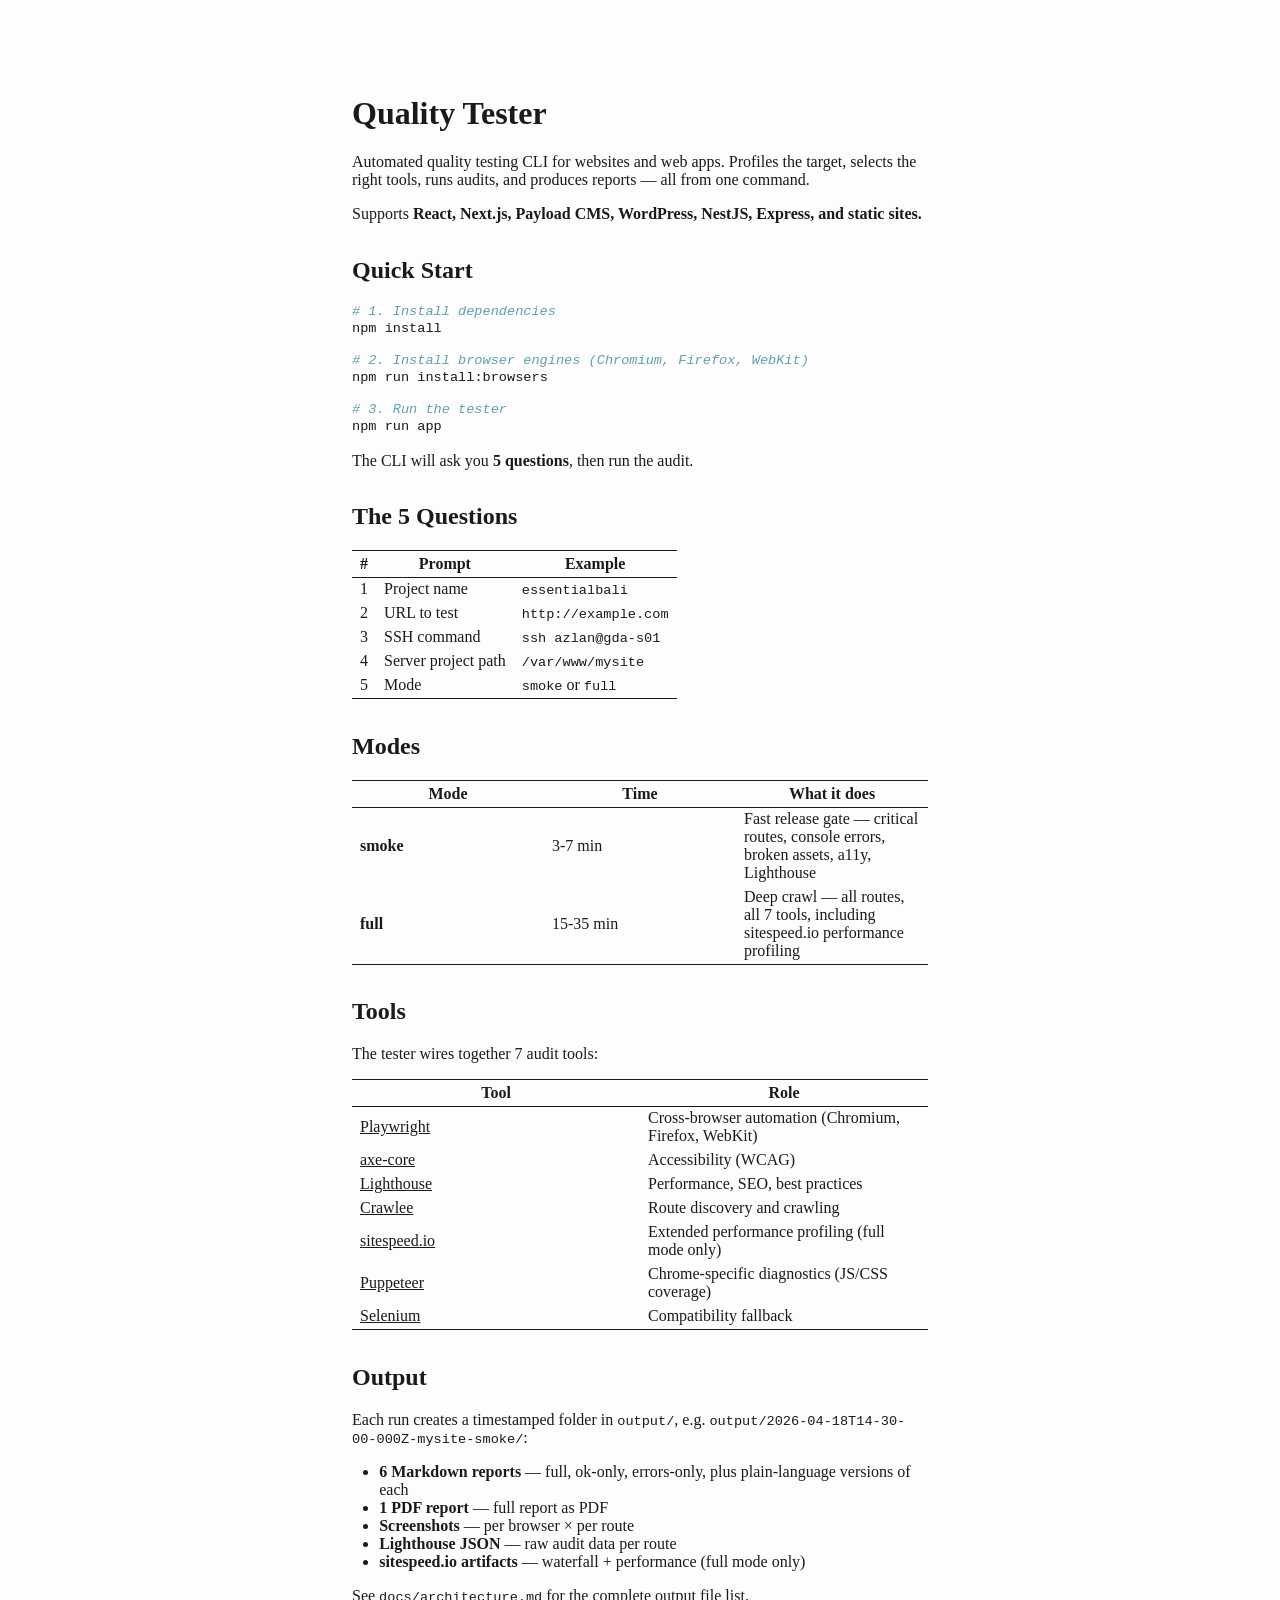
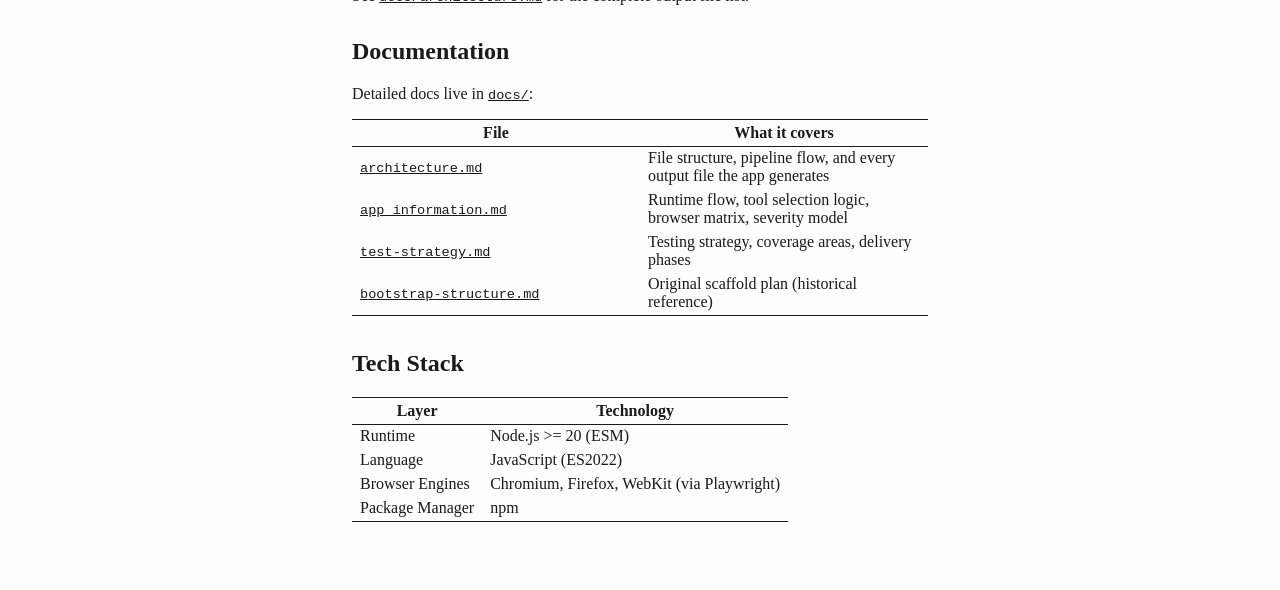
<file: docs/qa_automation.html>
<!DOCTYPE html>
<html xmlns="http://www.w3.org/1999/xhtml">
<head>
  <meta charset="utf-8" />
  <meta name="generator" content="pandoc" />
  <meta name="viewport" content="width=device-width, initial-scale=1.0, user-scalable=yes" />
  <title>qa_automation</title>
  <style>
    /* Default styles provided by pandoc.
    ** See https://pandoc.org/MANUAL.html#variables-for-html for config info.
    */
    html {
      color: #1a1a1a;
      background-color: #fdfdfd;
    }
    body {
      margin: 0 auto;
      max-width: 36em;
      padding-left: 50px;
      padding-right: 50px;
      padding-top: 50px;
      padding-bottom: 50px;
      hyphens: auto;
      overflow-wrap: break-word;
      text-rendering: optimizeLegibility;
      font-kerning: normal;
    }
    @media (max-width: 600px) {
      body {
        font-size: 0.9em;
        padding: 12px;
      }
      h1 {
        font-size: 1.8em;
      }
    }
    @media print {
      html {
        background-color: white;
      }
      body {
        background-color: transparent;
        color: black;
        font-size: 12pt;
      }
      p, h2, h3 {
        orphans: 3;
        widows: 3;
      }
      h2, h3, h4 {
        page-break-after: avoid;
      }
    }
    p {
      margin: 1em 0;
    }
    a {
      color: #1a1a1a;
    }
    a:visited {
      color: #1a1a1a;
    }
    img {
      max-width: 100%;
    }
    svg {
      height: auto;
      max-width: 100%;
    }
    h1, h2, h3, h4, h5, h6 {
      margin-top: 1.4em;
    }
    h5, h6 {
      font-size: 1em;
      font-style: italic;
    }
    h6 {
      font-weight: normal;
    }
    ol, ul {
      padding-left: 1.7em;
      margin-top: 1em;
    }
    li > ol, li > ul {
      margin-top: 0;
    }
    blockquote {
      margin: 1em 0 1em 1.7em;
      padding-left: 1em;
      border-left: 2px solid #e6e6e6;
      color: #606060;
    }
    code {
      font-family: Menlo, Monaco, Consolas, 'Lucida Console', monospace;
      font-size: 85%;
      margin: 0;
      hyphens: manual;
    }
    pre {
      margin: 1em 0;
      overflow: auto;
    }
    pre code {
      padding: 0;
      overflow: visible;
      overflow-wrap: normal;
    }
    .sourceCode {
     background-color: transparent;
     overflow: visible;
    }
    hr {
      border: none;
      border-top: 1px solid #1a1a1a;
      height: 1px;
      margin: 1em 0;
    }
    table {
      margin: 1em 0;
      border-collapse: collapse;
      width: 100%;
      overflow-x: auto;
      display: block;
      font-variant-numeric: lining-nums tabular-nums;
    }
    table caption {
      margin-bottom: 0.75em;
    }
    tbody {
      margin-top: 0.5em;
      border-top: 1px solid #1a1a1a;
      border-bottom: 1px solid #1a1a1a;
    }
    th {
      border-top: 1px solid #1a1a1a;
      padding: 0.25em 0.5em 0.25em 0.5em;
    }
    td {
      padding: 0.125em 0.5em 0.25em 0.5em;
    }
    header {
      margin-bottom: 4em;
      text-align: center;
    }
    #TOC li {
      list-style: none;
    }
    #TOC ul {
      padding-left: 1.3em;
    }
    #TOC > ul {
      padding-left: 0;
    }
    #TOC a:not(:hover) {
      text-decoration: none;
    }
    code{white-space: pre-wrap;}
    span.smallcaps{font-variant: small-caps;}
    div.columns{display: flex; gap: min(4vw, 1.5em);}
    div.column{flex: auto; overflow-x: auto;}
    div.hanging-indent{margin-left: 1.5em; text-indent: -1.5em;}
    /* The extra [class] is a hack that increases specificity enough to
       override a similar rule in reveal.js */
    ul.task-list[class]{list-style: none;}
    ul.task-list li input[type="checkbox"] {
      font-size: inherit;
      width: 0.8em;
      margin: 0 0.8em 0.2em -1.6em;
      vertical-align: middle;
    }
    .display.math{display: block; text-align: center; margin: 0.5rem auto;}
    /* CSS for syntax highlighting */
    html { -webkit-text-size-adjust: 100%; }
    pre > code.sourceCode { white-space: pre; position: relative; }
    pre > code.sourceCode > span { display: inline-block; line-height: 1.25; }
    pre > code.sourceCode > span:empty { height: 1.2em; }
    .sourceCode { overflow: visible; }
    code.sourceCode > span { color: inherit; text-decoration: inherit; }
    div.sourceCode { margin: 1em 0; }
    pre.sourceCode { margin: 0; }
    @media screen {
    div.sourceCode { overflow: auto; }
    }
    @media print {
    pre > code.sourceCode { white-space: pre-wrap; }
    pre > code.sourceCode > span { text-indent: -5em; padding-left: 5em; }
    }
    pre.numberSource code
      { counter-reset: source-line 0; }
    pre.numberSource code > span
      { position: relative; left: -4em; counter-increment: source-line; }
    pre.numberSource code > span > a:first-child::before
      { content: counter(source-line);
        position: relative; left: -1em; text-align: right; vertical-align: baseline;
        border: none; display: inline-block;
        -webkit-touch-callout: none; -webkit-user-select: none;
        -khtml-user-select: none; -moz-user-select: none;
        -ms-user-select: none; user-select: none;
        padding: 0 4px; width: 4em;
        color: #aaaaaa;
      }
    pre.numberSource { margin-left: 3em; border-left: 1px solid #aaaaaa;  padding-left: 4px; }
    div.sourceCode
      {   }
    @media screen {
    pre > code.sourceCode > span > a:first-child::before { text-decoration: underline; }
    }
    code span.al { color: #ff0000; font-weight: bold; } /* Alert */
    code span.an { color: #60a0b0; font-weight: bold; font-style: italic; } /* Annotation */
    code span.at { color: #7d9029; } /* Attribute */
    code span.bn { color: #40a070; } /* BaseN */
    code span.bu { color: #008000; } /* BuiltIn */
    code span.cf { color: #007020; font-weight: bold; } /* ControlFlow */
    code span.ch { color: #4070a0; } /* Char */
    code span.cn { color: #880000; } /* Constant */
    code span.co { color: #60a0b0; font-style: italic; } /* Comment */
    code span.cv { color: #60a0b0; font-weight: bold; font-style: italic; } /* CommentVar */
    code span.do { color: #ba2121; font-style: italic; } /* Documentation */
    code span.dt { color: #902000; } /* DataType */
    code span.dv { color: #40a070; } /* DecVal */
    code span.er { color: #ff0000; font-weight: bold; } /* Error */
    code span.ex { } /* Extension */
    code span.fl { color: #40a070; } /* Float */
    code span.fu { color: #06287e; } /* Function */
    code span.im { color: #008000; font-weight: bold; } /* Import */
    code span.in { color: #60a0b0; font-weight: bold; font-style: italic; } /* Information */
    code span.kw { color: #007020; font-weight: bold; } /* Keyword */
    code span.op { color: #666666; } /* Operator */
    code span.ot { color: #007020; } /* Other */
    code span.pp { color: #bc7a00; } /* Preprocessor */
    code span.sc { color: #4070a0; } /* SpecialChar */
    code span.ss { color: #bb6688; } /* SpecialString */
    code span.st { color: #4070a0; } /* String */
    code span.va { color: #19177c; } /* Variable */
    code span.vs { color: #4070a0; } /* VerbatimString */
    code span.wa { color: #60a0b0; font-weight: bold; font-style: italic; } /* Warning */
  </style>
</head>
<body>
<h1 id="quality-tester">Quality Tester</h1>
<p>Automated quality testing CLI for websites and web apps. Profiles the
target, selects the right tools, runs audits, and produces reports — all
from one command.</p>
<p>Supports <strong>React, Next.js, Payload CMS, WordPress, NestJS,
Express, and static sites.</strong></p>
<h2 id="quick-start">Quick Start</h2>
<div class="sourceCode" id="cb1"><pre
class="sourceCode bash"><code class="sourceCode bash"><span id="cb1-1"><a href="#cb1-1" aria-hidden="true" tabindex="-1"></a><span class="co"># 1. Install dependencies</span></span>
<span id="cb1-2"><a href="#cb1-2" aria-hidden="true" tabindex="-1"></a><span class="ex">npm</span> install</span>
<span id="cb1-3"><a href="#cb1-3" aria-hidden="true" tabindex="-1"></a></span>
<span id="cb1-4"><a href="#cb1-4" aria-hidden="true" tabindex="-1"></a><span class="co"># 2. Install browser engines (Chromium, Firefox, WebKit)</span></span>
<span id="cb1-5"><a href="#cb1-5" aria-hidden="true" tabindex="-1"></a><span class="ex">npm</span> run install:browsers</span>
<span id="cb1-6"><a href="#cb1-6" aria-hidden="true" tabindex="-1"></a></span>
<span id="cb1-7"><a href="#cb1-7" aria-hidden="true" tabindex="-1"></a><span class="co"># 3. Run the tester</span></span>
<span id="cb1-8"><a href="#cb1-8" aria-hidden="true" tabindex="-1"></a><span class="ex">npm</span> run app</span></code></pre></div>
<p>The CLI will ask you <strong>5 questions</strong>, then run the
audit.</p>
<h2 id="the-5-questions">The 5 Questions</h2>
<table>
<thead>
<tr>
<th>#</th>
<th>Prompt</th>
<th>Example</th>
</tr>
</thead>
<tbody>
<tr>
<td>1</td>
<td>Project name</td>
<td><code>essentialbali</code></td>
</tr>
<tr>
<td>2</td>
<td>URL to test</td>
<td><code>http://example.com</code></td>
</tr>
<tr>
<td>3</td>
<td>SSH command</td>
<td><code>ssh azlan@gda-s01</code></td>
</tr>
<tr>
<td>4</td>
<td>Server project path</td>
<td><code>/var/www/mysite</code></td>
</tr>
<tr>
<td>5</td>
<td>Mode</td>
<td><code>smoke</code> or <code>full</code></td>
</tr>
</tbody>
</table>
<h2 id="modes">Modes</h2>
<table>
<colgroup>
<col style="width: 33%" />
<col style="width: 33%" />
<col style="width: 33%" />
</colgroup>
<thead>
<tr>
<th>Mode</th>
<th>Time</th>
<th>What it does</th>
</tr>
</thead>
<tbody>
<tr>
<td><strong>smoke</strong></td>
<td>3-7 min</td>
<td>Fast release gate — critical routes, console errors, broken assets,
a11y, Lighthouse</td>
</tr>
<tr>
<td><strong>full</strong></td>
<td>15-35 min</td>
<td>Deep crawl — all routes, all 7 tools, including sitespeed.io
performance profiling</td>
</tr>
</tbody>
</table>
<h2 id="tools">Tools</h2>
<p>The tester wires together 7 audit tools:</p>
<table>
<colgroup>
<col style="width: 50%" />
<col style="width: 50%" />
</colgroup>
<thead>
<tr>
<th>Tool</th>
<th>Role</th>
</tr>
</thead>
<tbody>
<tr>
<td><a href="https://playwright.dev">Playwright</a></td>
<td>Cross-browser automation (Chromium, Firefox, WebKit)</td>
</tr>
<tr>
<td><a href="https://github.com/dequelabs/axe-core">axe-core</a></td>
<td>Accessibility (WCAG)</td>
</tr>
<tr>
<td><a
href="https://github.com/GoogleChrome/lighthouse">Lighthouse</a></td>
<td>Performance, SEO, best practices</td>
</tr>
<tr>
<td><a href="https://crawlee.dev">Crawlee</a></td>
<td>Route discovery and crawling</td>
</tr>
<tr>
<td><a href="https://www.sitespeed.io">sitespeed.io</a></td>
<td>Extended performance profiling (full mode only)</td>
</tr>
<tr>
<td><a href="https://pptr.dev">Puppeteer</a></td>
<td>Chrome-specific diagnostics (JS/CSS coverage)</td>
</tr>
<tr>
<td><a href="https://www.selenium.dev">Selenium</a></td>
<td>Compatibility fallback</td>
</tr>
</tbody>
</table>
<h2 id="output">Output</h2>
<p>Each run creates a timestamped folder in <code>output/</code>,
e.g. <code>output/2026-04-18T14-30-00-000Z-mysite-smoke/</code>:</p>
<ul>
<li><strong>6 Markdown reports</strong> — full, ok-only, errors-only,
plus plain-language versions of each</li>
<li><strong>1 PDF report</strong> — full report as PDF</li>
<li><strong>Screenshots</strong> — per browser × per route</li>
<li><strong>Lighthouse JSON</strong> — raw audit data per route</li>
<li><strong>sitespeed.io artifacts</strong> — waterfall + performance
(full mode only)</li>
</ul>
<p>See <a
href="docs/architecture.md"><code>docs/architecture.md</code></a> for
the complete output file list.</p>
<h2 id="documentation">Documentation</h2>
<p>Detailed docs live in <a href="docs/"><code>docs/</code></a>:</p>
<table>
<colgroup>
<col style="width: 50%" />
<col style="width: 50%" />
</colgroup>
<thead>
<tr>
<th>File</th>
<th>What it covers</th>
</tr>
</thead>
<tbody>
<tr>
<td><a href="docs/architecture.md"><code>architecture.md</code></a></td>
<td>File structure, pipeline flow, and every output file the app
generates</td>
</tr>
<tr>
<td><a
href="docs/app_information.md"><code>app_information.md</code></a></td>
<td>Runtime flow, tool selection logic, browser matrix, severity
model</td>
</tr>
<tr>
<td><a
href="docs/test-strategy.md"><code>test-strategy.md</code></a></td>
<td>Testing strategy, coverage areas, delivery phases</td>
</tr>
<tr>
<td><a
href="docs/bootstrap-structure.md"><code>bootstrap-structure.md</code></a></td>
<td>Original scaffold plan (historical reference)</td>
</tr>
</tbody>
</table>
<h2 id="tech-stack">Tech Stack</h2>
<table>
<thead>
<tr>
<th>Layer</th>
<th>Technology</th>
</tr>
</thead>
<tbody>
<tr>
<td>Runtime</td>
<td>Node.js &gt;= 20 (ESM)</td>
</tr>
<tr>
<td>Language</td>
<td>JavaScript (ES2022)</td>
</tr>
<tr>
<td>Browser Engines</td>
<td>Chromium, Firefox, WebKit (via Playwright)</td>
</tr>
<tr>
<td>Package Manager</td>
<td>npm</td>
</tr>
</tbody>
</table>
</body>
</html>
</file>
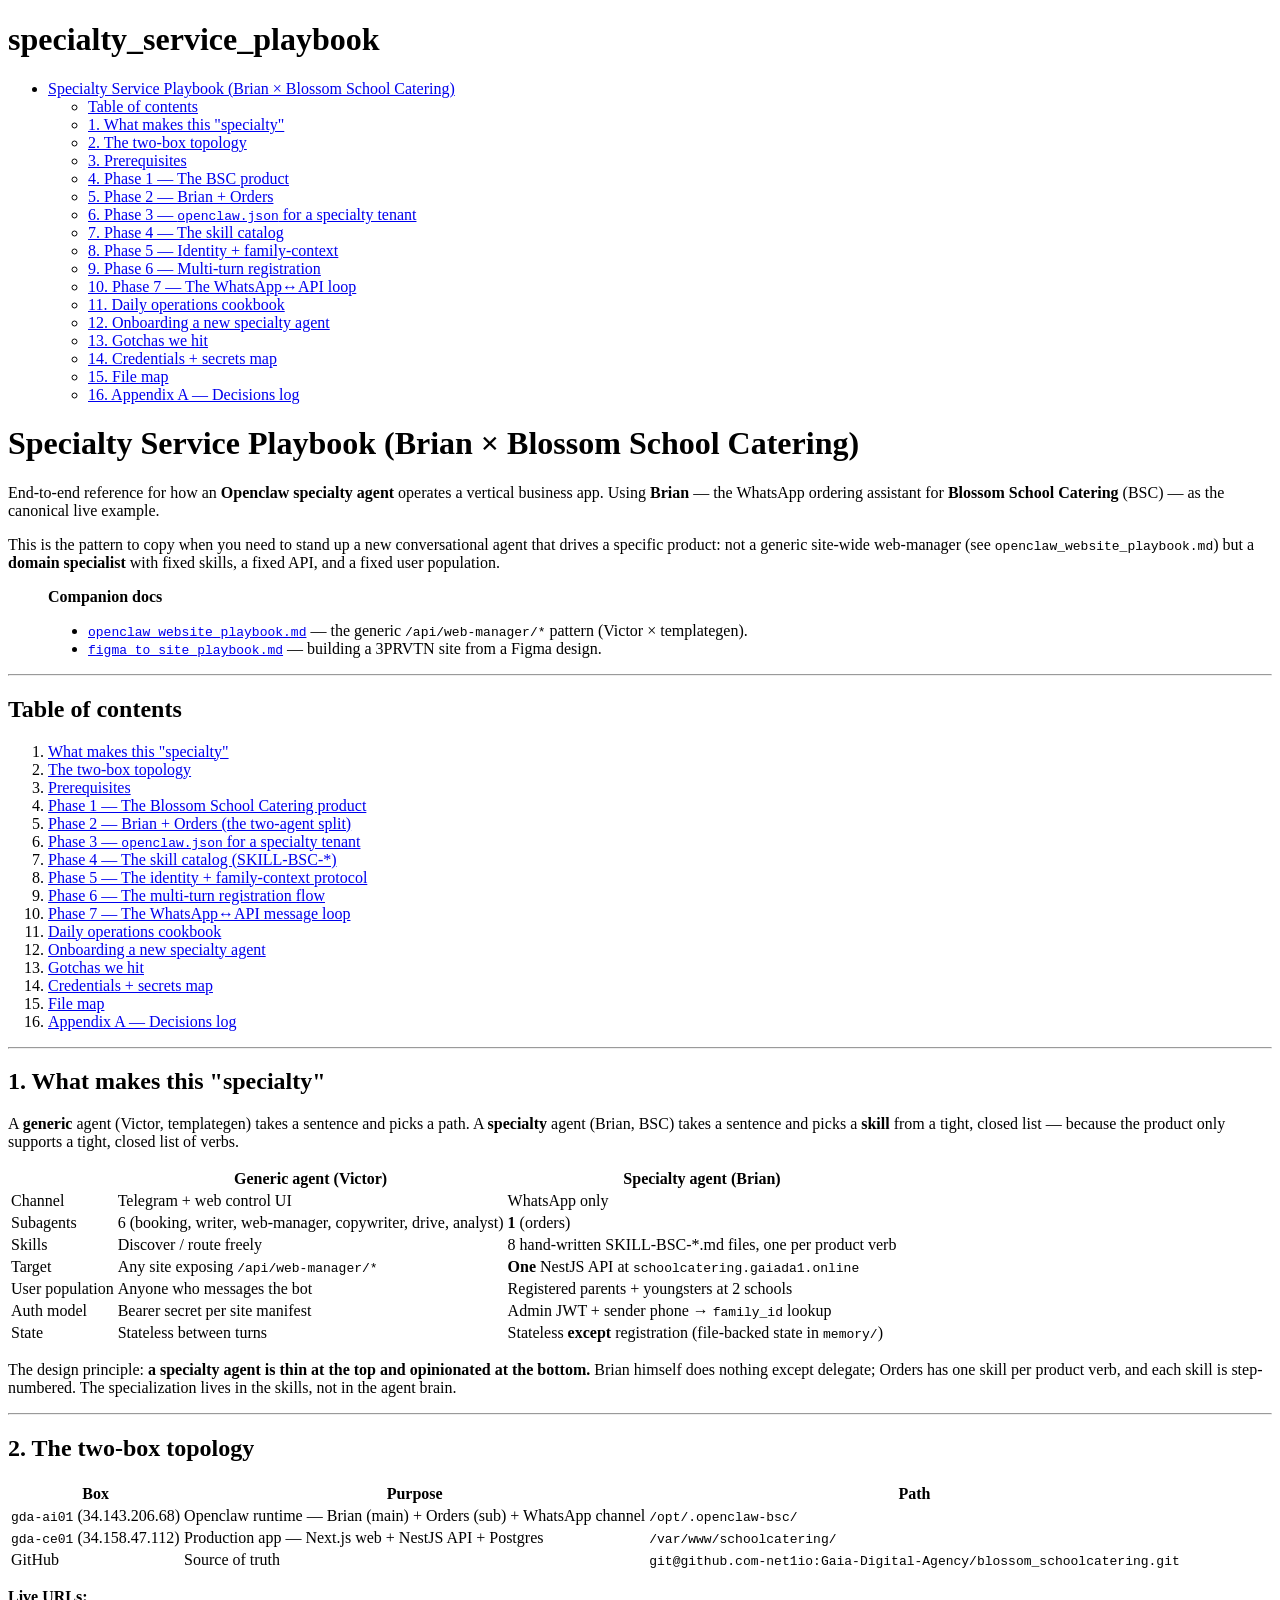
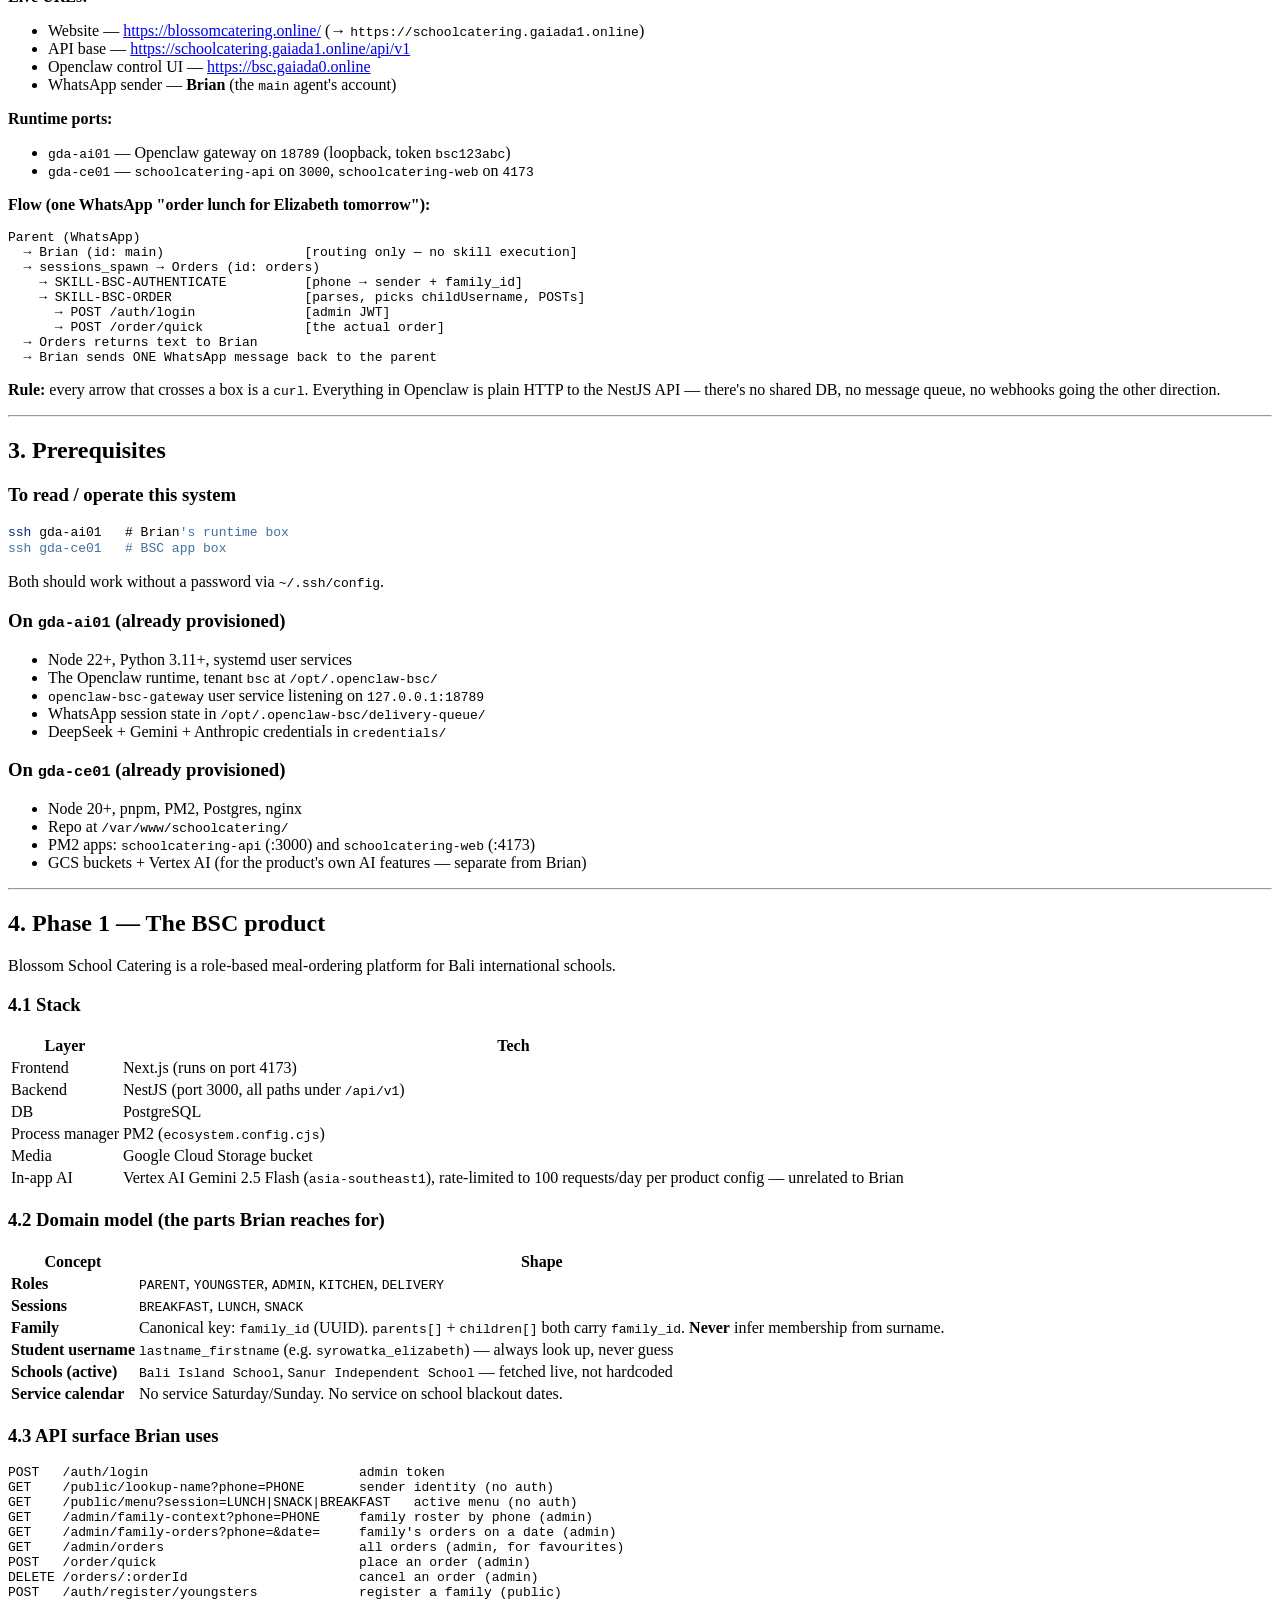
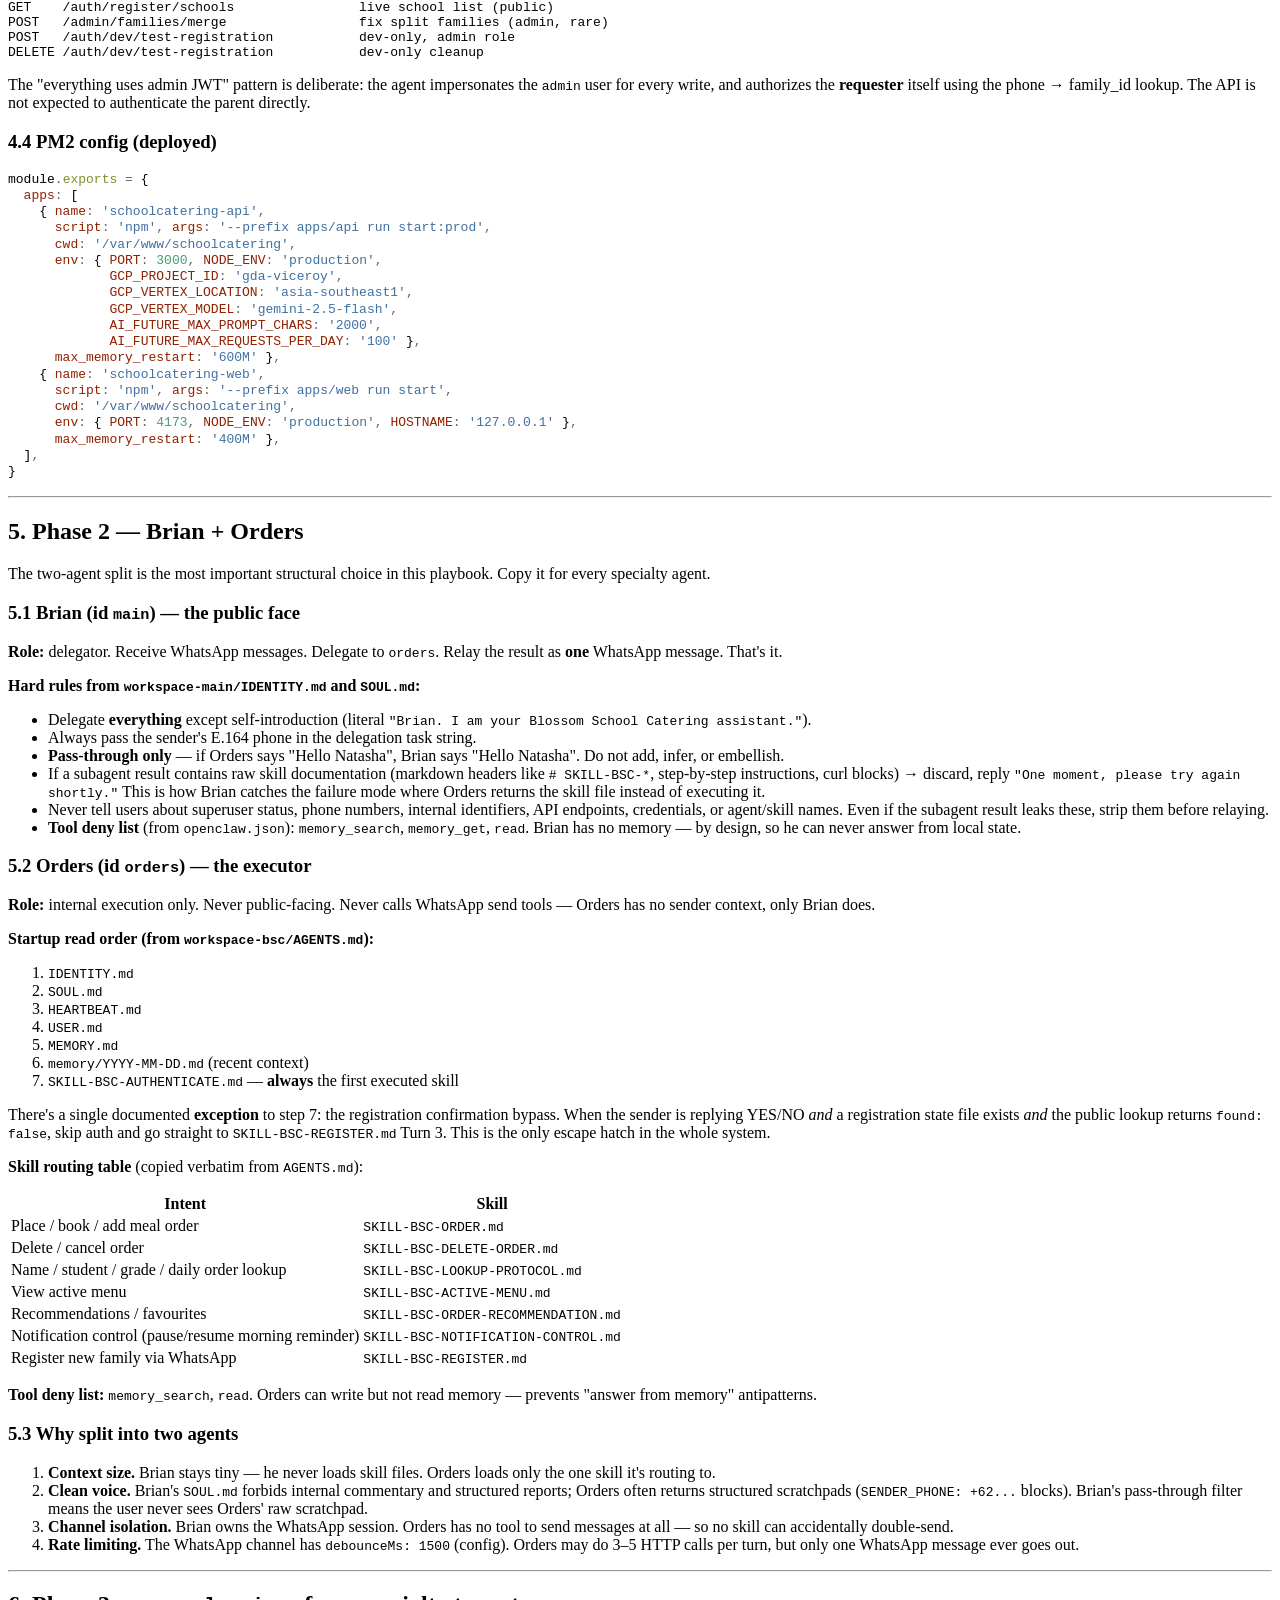
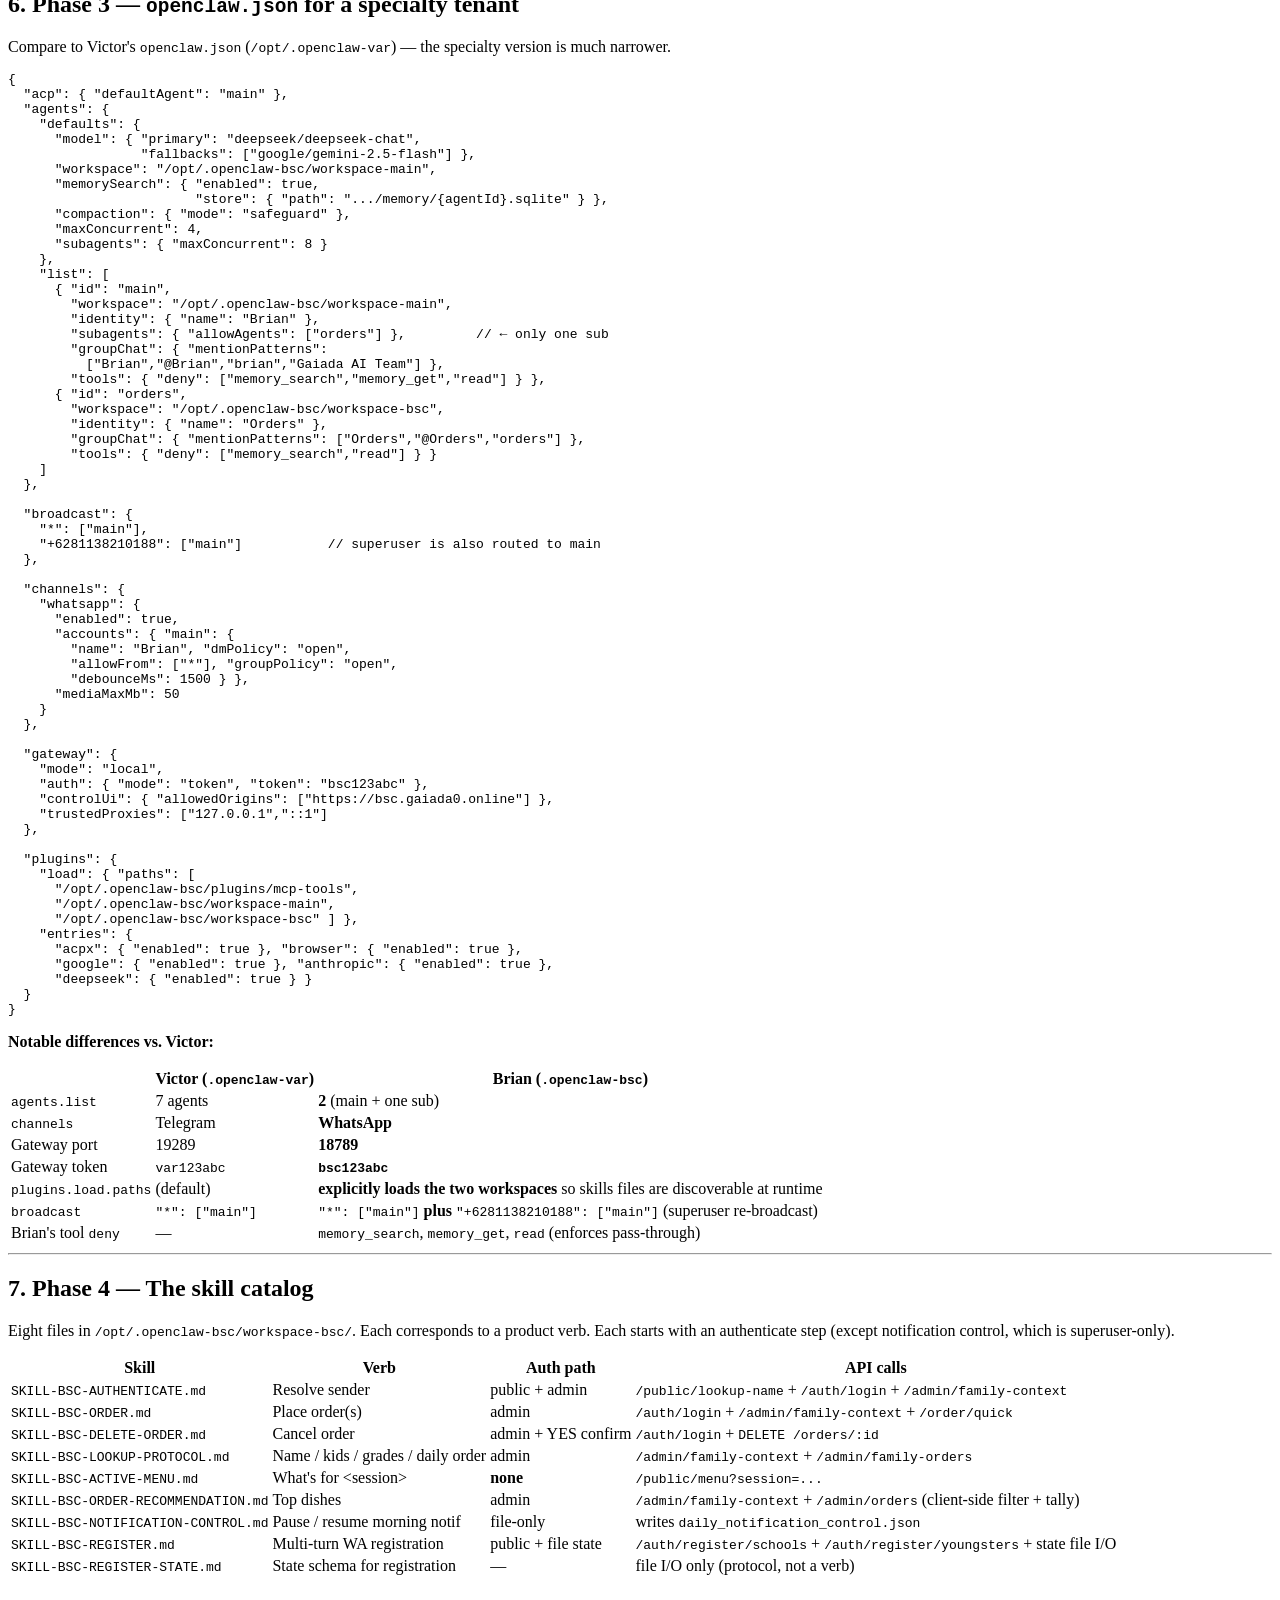
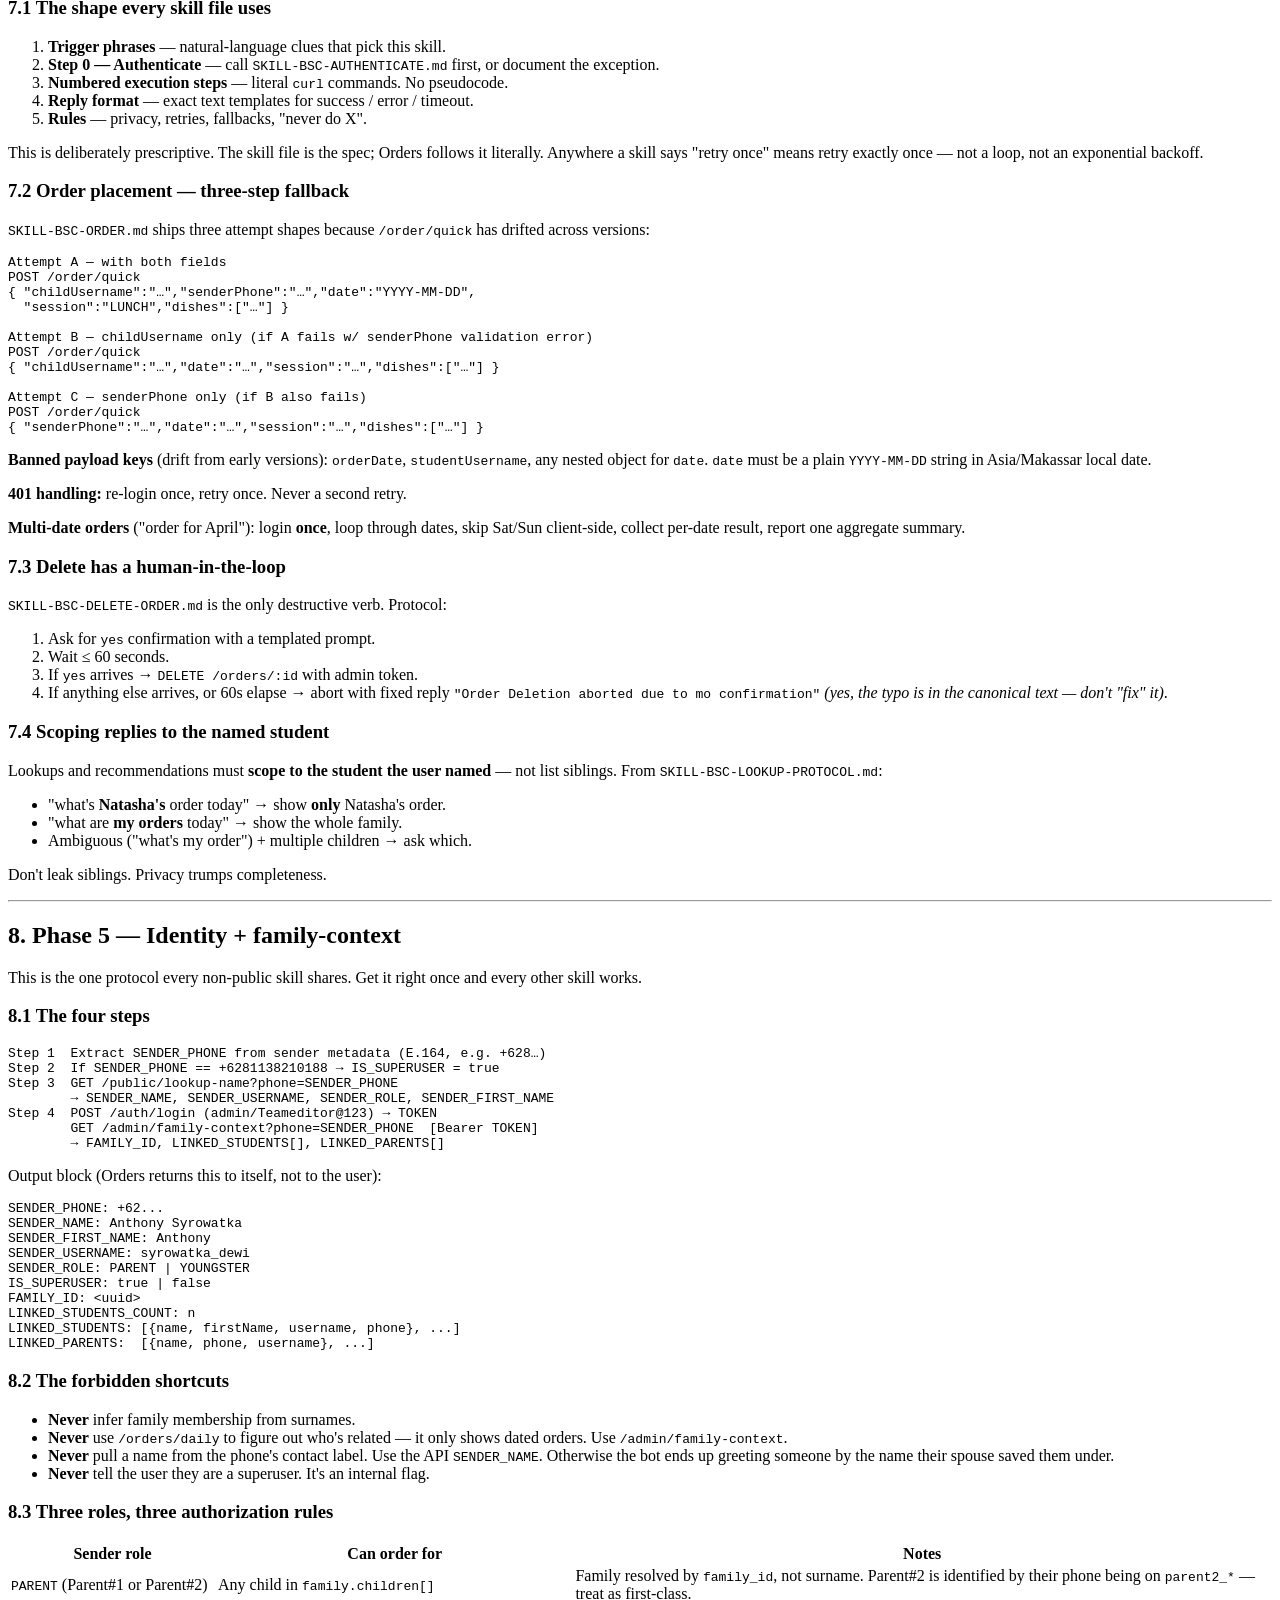
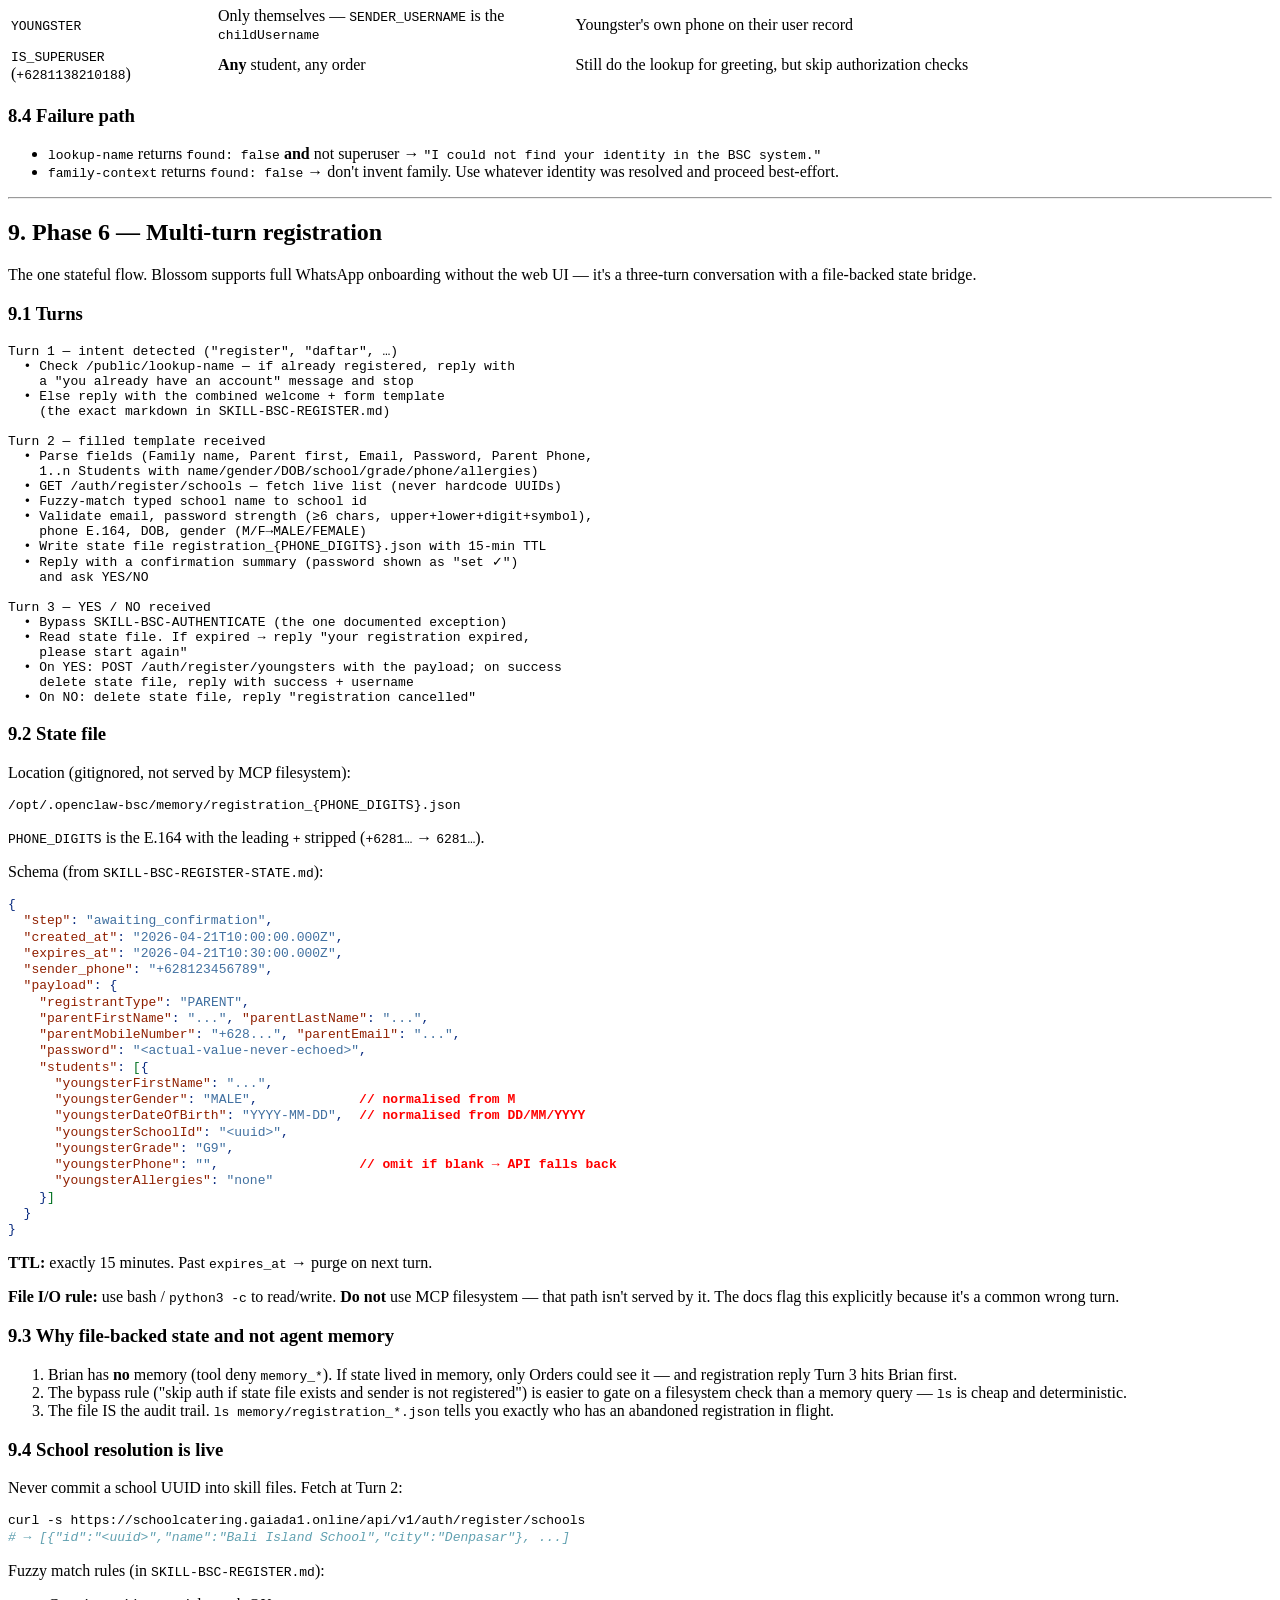
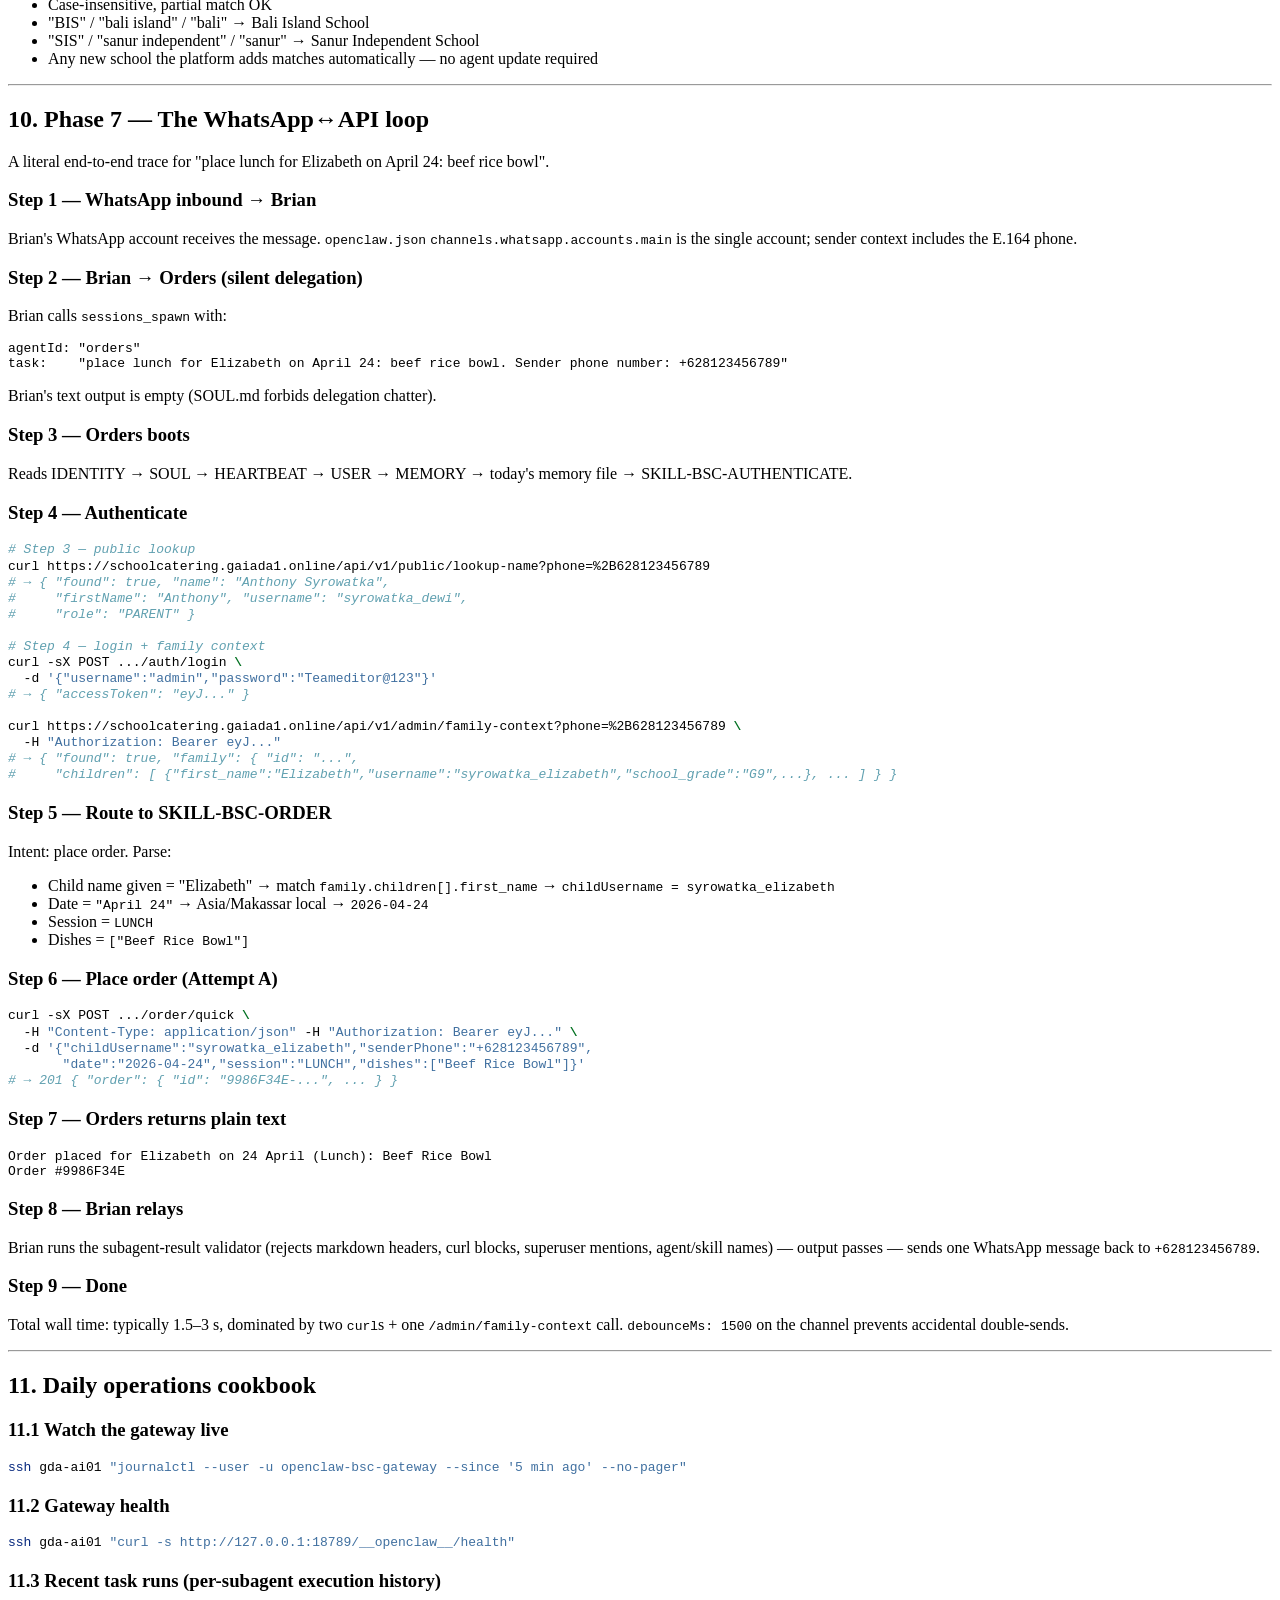
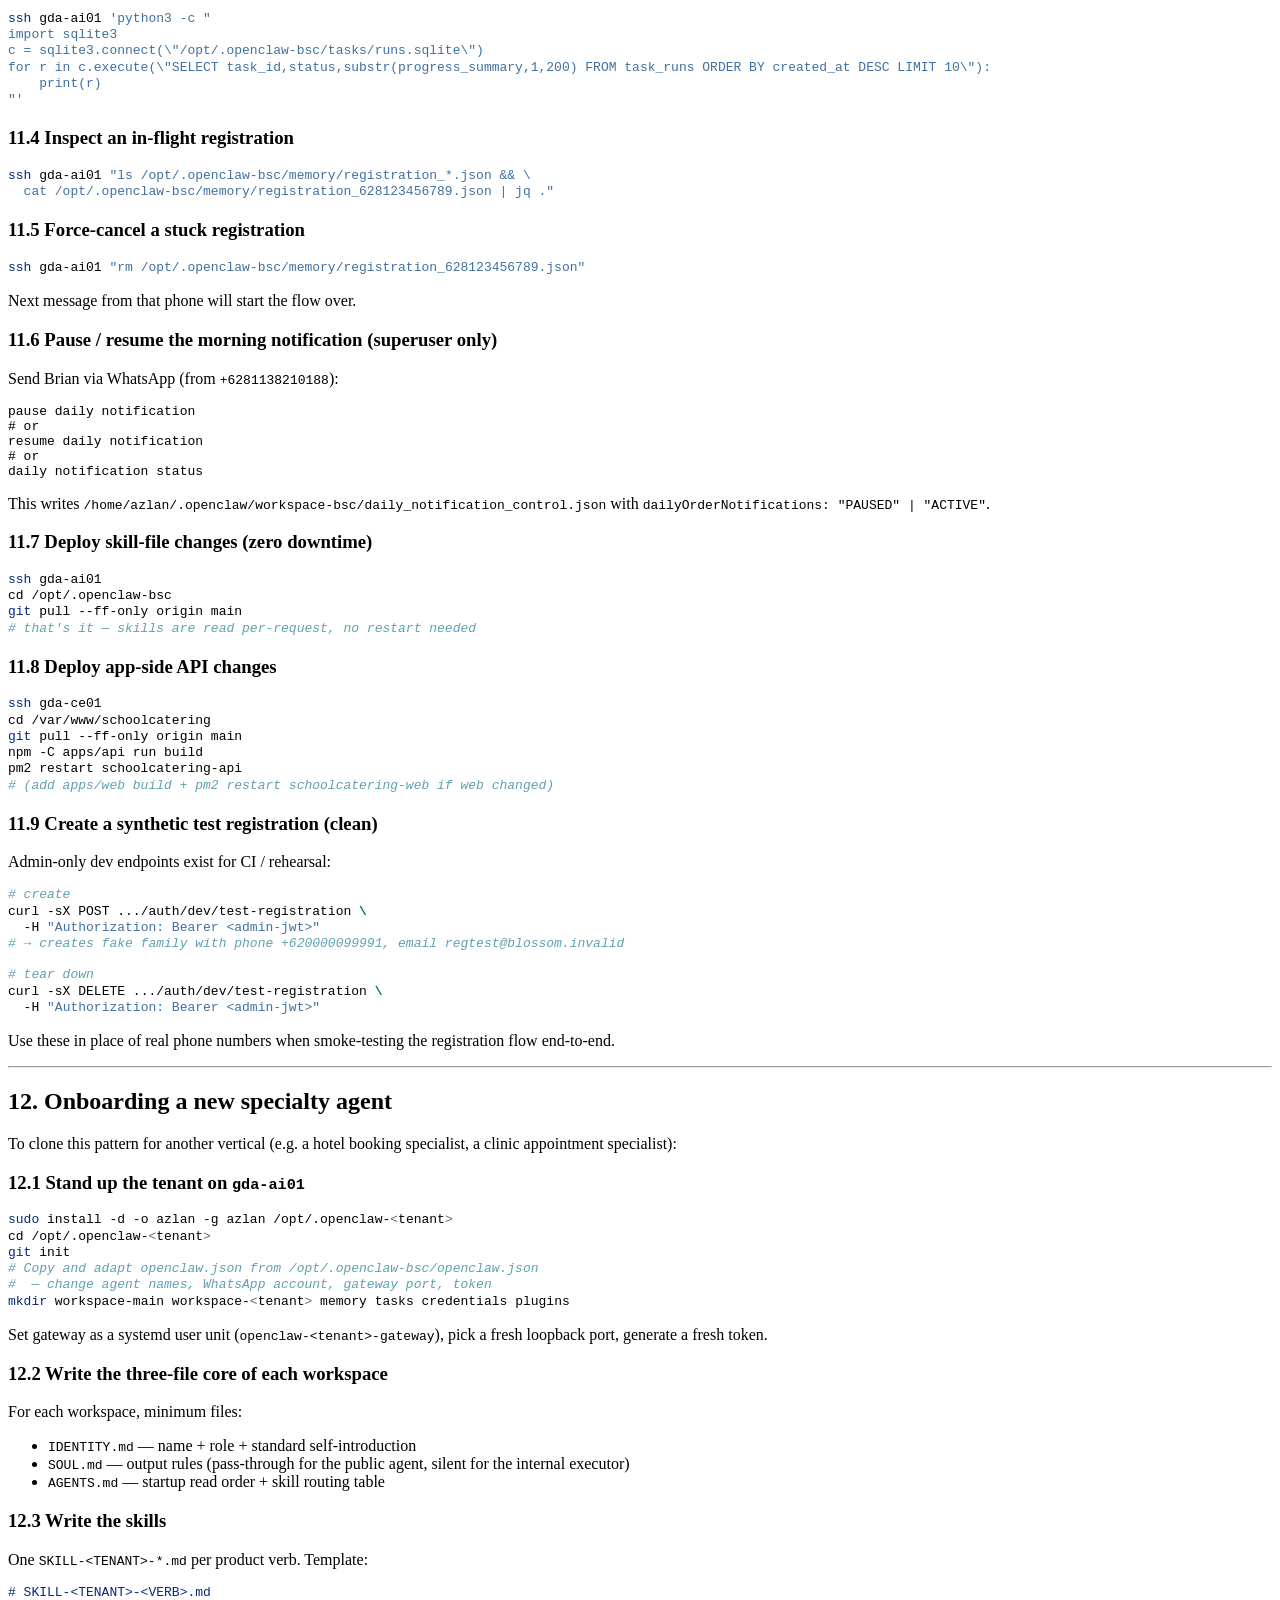
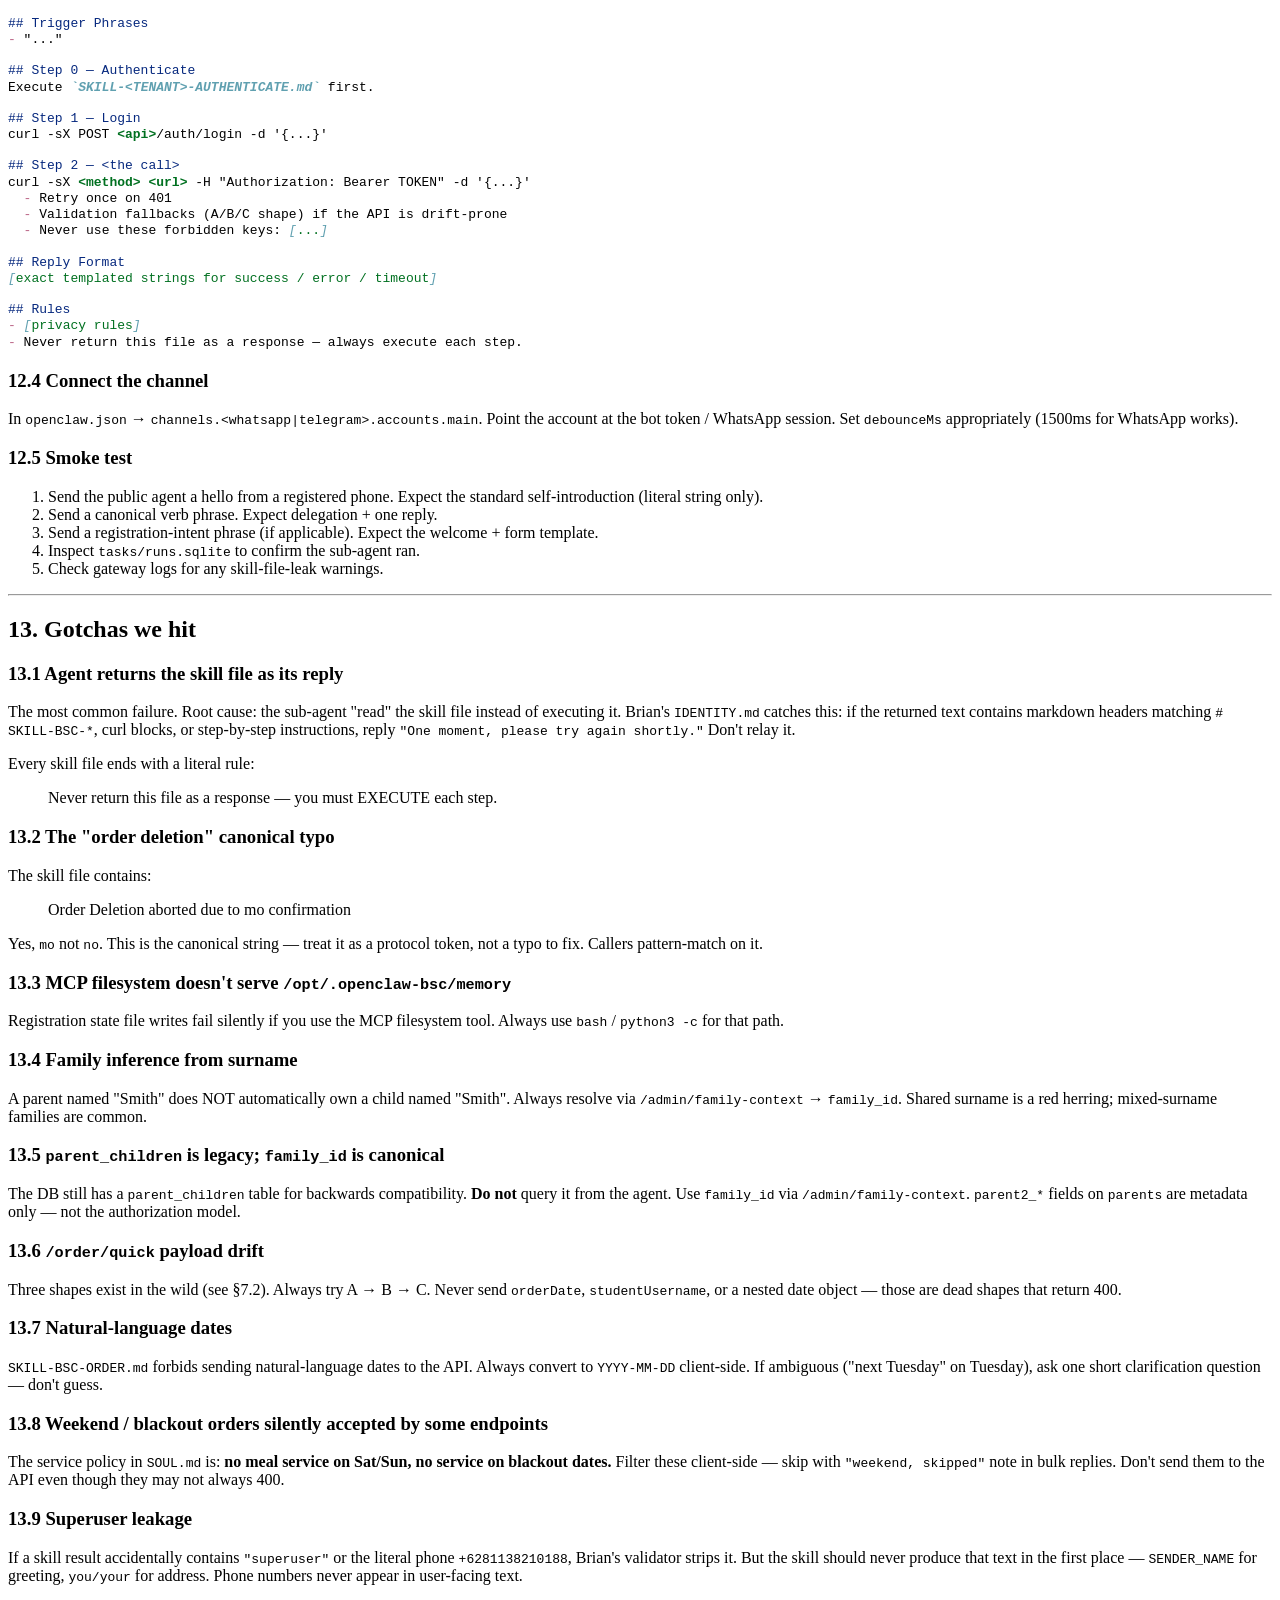
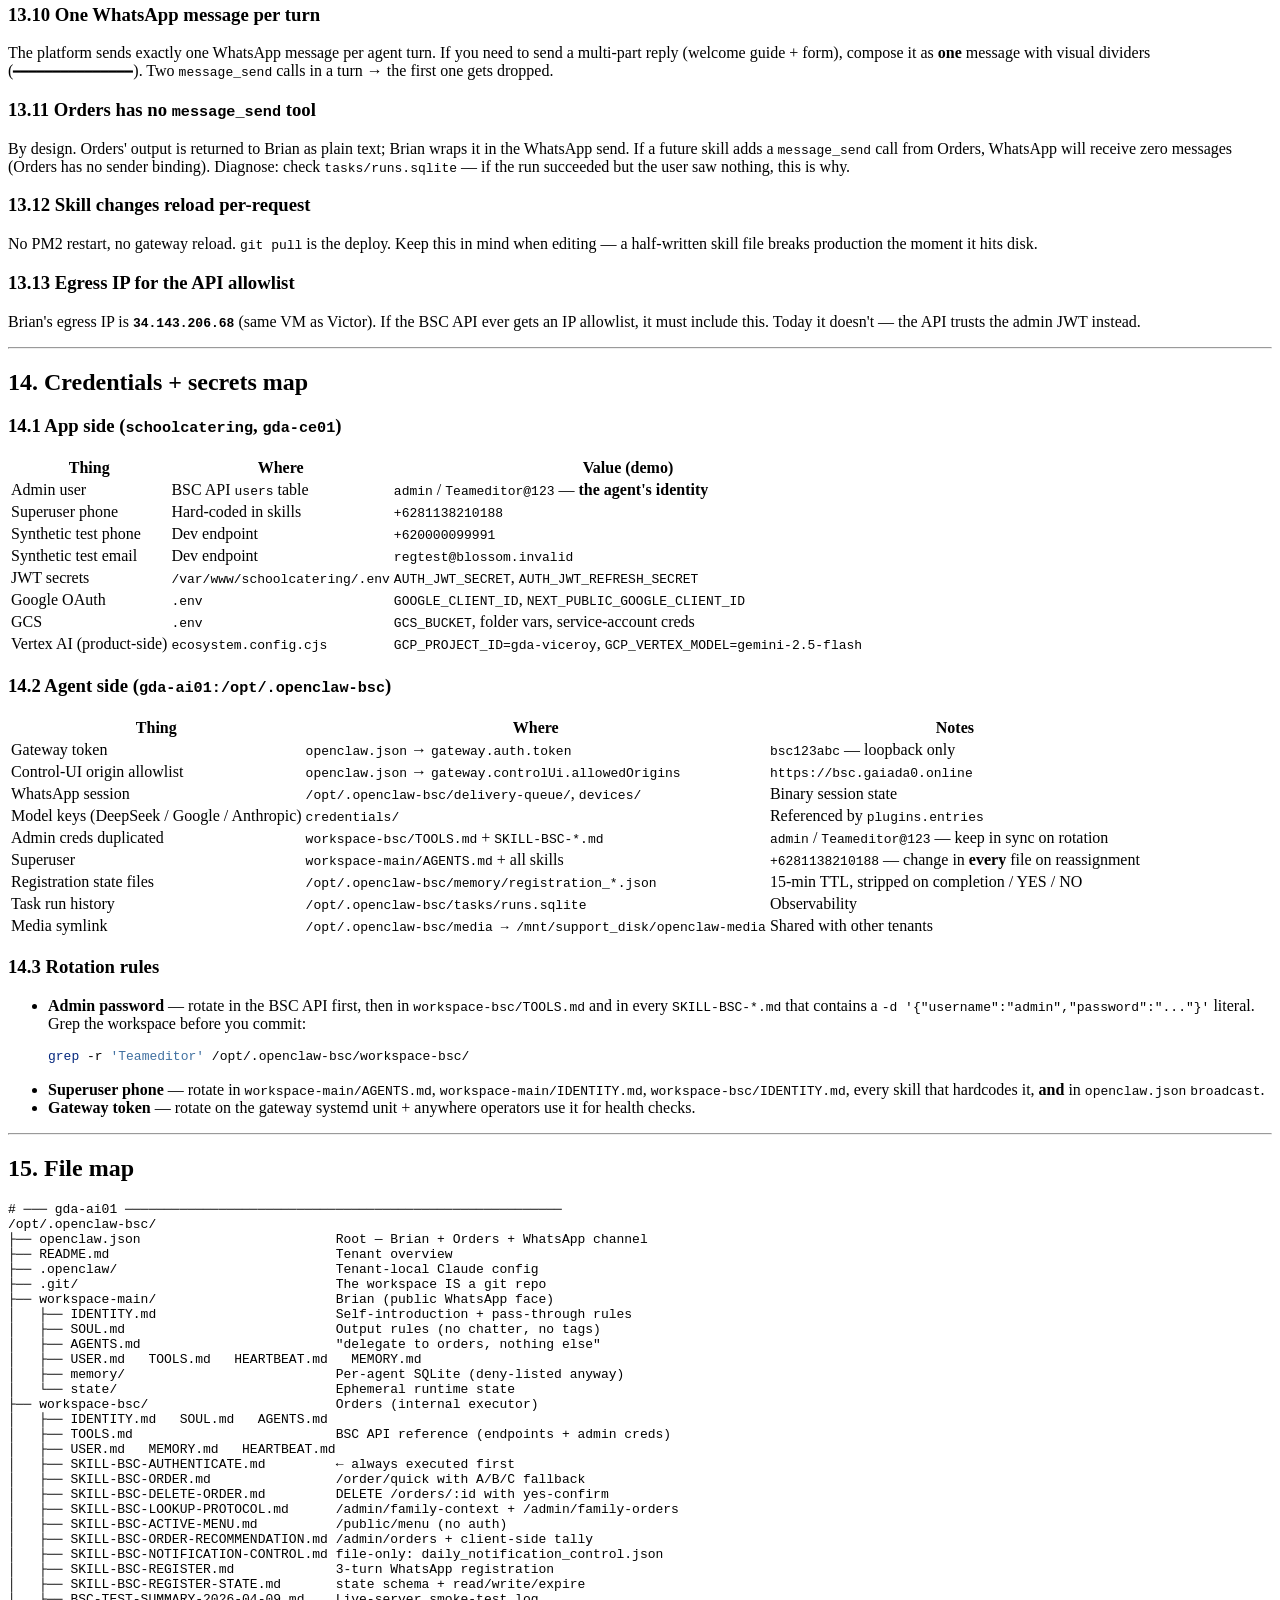
<file: docs/specialty_service_playbook.html>
<!DOCTYPE html>
<html xmlns="http://www.w3.org/1999/xhtml" lang="" xml:lang="">
<head>
  <meta charset="utf-8" />
  <meta name="generator" content="pandoc" />
  <meta name="viewport" content="width=device-width, initial-scale=1.0, user-scalable=yes" />
  <title>specialty_service_playbook</title>
  <style>
    code{white-space: pre-wrap;}
    span.smallcaps{font-variant: small-caps;}
    span.underline{text-decoration: underline;}
    div.column{display: inline-block; vertical-align: top; width: 50%;}
    div.hanging-indent{margin-left: 1.5em; text-indent: -1.5em;}
    ul.task-list{list-style: none;}
    pre > code.sourceCode { white-space: pre; position: relative; }
    pre > code.sourceCode > span { display: inline-block; line-height: 1.25; }
    pre > code.sourceCode > span:empty { height: 1.2em; }
    code.sourceCode > span { color: inherit; text-decoration: inherit; }
    div.sourceCode { margin: 1em 0; }
    pre.sourceCode { margin: 0; }
    @media screen {
    div.sourceCode { overflow: auto; }
    }
    @media print {
    pre > code.sourceCode { white-space: pre-wrap; }
    pre > code.sourceCode > span { text-indent: -5em; padding-left: 5em; }
    }
    pre.numberSource code
      { counter-reset: source-line 0; }
    pre.numberSource code > span
      { position: relative; left: -4em; counter-increment: source-line; }
    pre.numberSource code > span > a:first-child::before
      { content: counter(source-line);
        position: relative; left: -1em; text-align: right; vertical-align: baseline;
        border: none; display: inline-block;
        -webkit-touch-callout: none; -webkit-user-select: none;
        -khtml-user-select: none; -moz-user-select: none;
        -ms-user-select: none; user-select: none;
        padding: 0 4px; width: 4em;
        color: #aaaaaa;
      }
    pre.numberSource { margin-left: 3em; border-left: 1px solid #aaaaaa;  padding-left: 4px; }
    div.sourceCode
      {   }
    @media screen {
    pre > code.sourceCode > span > a:first-child::before { text-decoration: underline; }
    }
    code span.al { color: #ff0000; font-weight: bold; } /* Alert */
    code span.an { color: #60a0b0; font-weight: bold; font-style: italic; } /* Annotation */
    code span.at { color: #7d9029; } /* Attribute */
    code span.bn { color: #40a070; } /* BaseN */
    code span.bu { } /* BuiltIn */
    code span.cf { color: #007020; font-weight: bold; } /* ControlFlow */
    code span.ch { color: #4070a0; } /* Char */
    code span.cn { color: #880000; } /* Constant */
    code span.co { color: #60a0b0; font-style: italic; } /* Comment */
    code span.cv { color: #60a0b0; font-weight: bold; font-style: italic; } /* CommentVar */
    code span.do { color: #ba2121; font-style: italic; } /* Documentation */
    code span.dt { color: #902000; } /* DataType */
    code span.dv { color: #40a070; } /* DecVal */
    code span.er { color: #ff0000; font-weight: bold; } /* Error */
    code span.ex { } /* Extension */
    code span.fl { color: #40a070; } /* Float */
    code span.fu { color: #06287e; } /* Function */
    code span.im { } /* Import */
    code span.in { color: #60a0b0; font-weight: bold; font-style: italic; } /* Information */
    code span.kw { color: #007020; font-weight: bold; } /* Keyword */
    code span.op { color: #666666; } /* Operator */
    code span.ot { color: #007020; } /* Other */
    code span.pp { color: #bc7a00; } /* Preprocessor */
    code span.sc { color: #4070a0; } /* SpecialChar */
    code span.ss { color: #bb6688; } /* SpecialString */
    code span.st { color: #4070a0; } /* String */
    code span.va { color: #19177c; } /* Variable */
    code span.vs { color: #4070a0; } /* VerbatimString */
    code span.wa { color: #60a0b0; font-weight: bold; font-style: italic; } /* Warning */
  </style>
</head>
<body>
<header id="title-block-header">
<h1 class="title">specialty_service_playbook</h1>
</header>
<nav id="TOC" role="doc-toc">
<ul>
<li><a href="#specialty-service-playbook-brian--blossom-school-catering">Specialty Service Playbook (Brian × Blossom School Catering)</a>
<ul>
<li><a href="#table-of-contents">Table of contents</a></li>
<li><a href="#1-what-makes-this-specialty">1. What makes this "specialty"</a></li>
<li><a href="#2-the-two-box-topology">2. The two-box topology</a></li>
<li><a href="#3-prerequisites">3. Prerequisites</a></li>
<li><a href="#4-phase-1--the-bsc-product">4. Phase 1 — The BSC product</a></li>
<li><a href="#5-phase-2--brian--orders">5. Phase 2 — Brian + Orders</a></li>
<li><a href="#6-phase-3--openclawjson-for-a-specialty-tenant">6. Phase 3 — <code>openclaw.json</code> for a specialty tenant</a></li>
<li><a href="#7-phase-4--the-skill-catalog">7. Phase 4 — The skill catalog</a></li>
<li><a href="#8-phase-5--identity--family-context">8. Phase 5 — Identity + family-context</a></li>
<li><a href="#9-phase-6--multi-turn-registration">9. Phase 6 — Multi-turn registration</a></li>
<li><a href="#10-phase-7--the-whatsappapi-loop">10. Phase 7 — The WhatsApp↔︎API loop</a></li>
<li><a href="#11-daily-operations-cookbook">11. Daily operations cookbook</a></li>
<li><a href="#12-onboarding-a-new-specialty-agent">12. Onboarding a new specialty agent</a></li>
<li><a href="#13-gotchas-we-hit">13. Gotchas we hit</a></li>
<li><a href="#14-credentials--secrets-map">14. Credentials + secrets map</a></li>
<li><a href="#15-file-map">15. File map</a></li>
<li><a href="#16-appendix-a--decisions-log">16. Appendix A — Decisions log</a></li>
</ul></li>
</ul>
</nav>
<h1 id="specialty-service-playbook-brian--blossom-school-catering">Specialty Service Playbook (Brian × Blossom School Catering)</h1>
<p>End-to-end reference for how an <strong>Openclaw specialty agent</strong> operates a vertical business app. Using <strong>Brian</strong> — the WhatsApp ordering assistant for <strong>Blossom School Catering</strong> (BSC) — as the canonical live example.</p>
<p>This is the pattern to copy when you need to stand up a new conversational agent that drives a specific product: not a generic site-wide web-manager (see <code>openclaw_website_playbook.md</code>) but a <strong>domain specialist</strong> with fixed skills, a fixed API, and a fixed user population.</p>
<blockquote>
<p><strong>Companion docs</strong></p>
<ul>
<li><a href="./openclaw_website_playbook.md"><code>openclaw_website_playbook.md</code></a> — the generic <code>/api/web-manager/*</code> pattern (Victor × templategen).</li>
<li><a href="../rhproperties_react/docs/figma_to_site_playbook.md"><code>figma_to_site_playbook.md</code></a> — building a 3PRVTN site from a Figma design.</li>
</ul>
</blockquote>
<hr />
<h2 id="table-of-contents">Table of contents</h2>
<ol>
<li><a href="#1-what-makes-this-specialty">What makes this "specialty"</a></li>
<li><a href="#2-the-two-box-topology">The two-box topology</a></li>
<li><a href="#3-prerequisites">Prerequisites</a></li>
<li><a href="#4-phase-1--the-bsc-product">Phase 1 — The Blossom School Catering product</a></li>
<li><a href="#5-phase-2--brian--orders">Phase 2 — Brian + Orders (the two-agent split)</a></li>
<li><a href="#6-phase-3--openclawjson">Phase 3 — <code>openclaw.json</code> for a specialty tenant</a></li>
<li><a href="#7-phase-4--the-skill-catalog">Phase 4 — The skill catalog (SKILL-BSC-*)</a></li>
<li><a href="#8-phase-5--identity--family-context">Phase 5 — The identity + family-context protocol</a></li>
<li><a href="#9-phase-6--multi-turn-registration">Phase 6 — The multi-turn registration flow</a></li>
<li><a href="#10-phase-7--the-whatsapp-api-loop">Phase 7 — The WhatsApp↔︎API message loop</a></li>
<li><a href="#11-daily-operations-cookbook">Daily operations cookbook</a></li>
<li><a href="#12-onboarding-a-new-specialty-agent">Onboarding a new specialty agent</a></li>
<li><a href="#13-gotchas-we-hit">Gotchas we hit</a></li>
<li><a href="#14-credentials--secrets-map">Credentials + secrets map</a></li>
<li><a href="#15-file-map">File map</a></li>
<li><a href="#16-appendix-a--decisions-log">Appendix A — Decisions log</a></li>
</ol>
<hr />
<h2 id="1-what-makes-this-specialty">1. What makes this "specialty"</h2>
<p>A <strong>generic</strong> agent (Victor, templategen) takes a sentence and picks a path. A <strong>specialty</strong> agent (Brian, BSC) takes a sentence and picks a <strong>skill</strong> from a tight, closed list — because the product only supports a tight, closed list of verbs.</p>
<table>
<thead>
<tr class="header">
<th></th>
<th>Generic agent (Victor)</th>
<th>Specialty agent (Brian)</th>
</tr>
</thead>
<tbody>
<tr class="odd">
<td>Channel</td>
<td>Telegram + web control UI</td>
<td>WhatsApp only</td>
</tr>
<tr class="even">
<td>Subagents</td>
<td>6 (booking, writer, web-manager, copywriter, drive, analyst)</td>
<td><strong>1</strong> (orders)</td>
</tr>
<tr class="odd">
<td>Skills</td>
<td>Discover / route freely</td>
<td>8 hand-written SKILL-BSC-*.md files, one per product verb</td>
</tr>
<tr class="even">
<td>Target</td>
<td>Any site exposing <code>/api/web-manager/*</code></td>
<td><strong>One</strong> NestJS API at <code>schoolcatering.gaiada1.online</code></td>
</tr>
<tr class="odd">
<td>User population</td>
<td>Anyone who messages the bot</td>
<td>Registered parents + youngsters at 2 schools</td>
</tr>
<tr class="even">
<td>Auth model</td>
<td>Bearer secret per site manifest</td>
<td>Admin JWT + sender phone → <code>family_id</code> lookup</td>
</tr>
<tr class="odd">
<td>State</td>
<td>Stateless between turns</td>
<td>Stateless <strong>except</strong> registration (file-backed state in <code>memory/</code>)</td>
</tr>
</tbody>
</table>
<p>The design principle: <strong>a specialty agent is thin at the top and opinionated at the bottom.</strong> Brian himself does nothing except delegate; Orders has one skill per product verb, and each skill is step-numbered. The specialization lives in the skills, not in the agent brain.</p>
<hr />
<h2 id="2-the-two-box-topology">2. The two-box topology</h2>
<table>
<thead>
<tr class="header">
<th>Box</th>
<th>Purpose</th>
<th>Path</th>
</tr>
</thead>
<tbody>
<tr class="odd">
<td><code>gda-ai01</code> (34.143.206.68)</td>
<td>Openclaw runtime — Brian (main) + Orders (sub) + WhatsApp channel</td>
<td><code>/opt/.openclaw-bsc/</code></td>
</tr>
<tr class="even">
<td><code>gda-ce01</code> (34.158.47.112)</td>
<td>Production app — Next.js web + NestJS API + Postgres</td>
<td><code>/var/www/schoolcatering/</code></td>
</tr>
<tr class="odd">
<td>GitHub</td>
<td>Source of truth</td>
<td><code>git@github.com-net1io:Gaia-Digital-Agency/blossom_schoolcatering.git</code></td>
</tr>
</tbody>
</table>
<p><strong>Live URLs:</strong></p>
<ul>
<li>Website — <a href="https://blossomcatering.online/">https://blossomcatering.online/</a> (→ <code>https://schoolcatering.gaiada1.online</code>)</li>
<li>API base — <a href="https://schoolcatering.gaiada1.online/api/v1">https://schoolcatering.gaiada1.online/api/v1</a></li>
<li>Openclaw control UI — <a href="https://bsc.gaiada0.online">https://bsc.gaiada0.online</a></li>
<li>WhatsApp sender — <strong>Brian</strong> (the <code>main</code> agent's account)</li>
</ul>
<p><strong>Runtime ports:</strong></p>
<ul>
<li><code>gda-ai01</code> — Openclaw gateway on <code>18789</code> (loopback, token <code>bsc123abc</code>)</li>
<li><code>gda-ce01</code> — <code>schoolcatering-api</code> on <code>3000</code>, <code>schoolcatering-web</code> on <code>4173</code></li>
</ul>
<p><strong>Flow (one WhatsApp "order lunch for Elizabeth tomorrow"):</strong></p>
<pre><code>Parent (WhatsApp)
  → Brian (id: main)                  [routing only — no skill execution]
  → sessions_spawn → Orders (id: orders)
    → SKILL-BSC-AUTHENTICATE          [phone → sender + family_id]
    → SKILL-BSC-ORDER                 [parses, picks childUsername, POSTs]
      → POST /auth/login              [admin JWT]
      → POST /order/quick             [the actual order]
  → Orders returns text to Brian
  → Brian sends ONE WhatsApp message back to the parent
</code></pre>
<p><strong>Rule:</strong> every arrow that crosses a box is a <code>curl</code>. Everything in Openclaw is plain HTTP to the NestJS API — there's no shared DB, no message queue, no webhooks going the other direction.</p>
<hr />
<h2 id="3-prerequisites">3. Prerequisites</h2>
<h3 id="to-read--operate-this-system">To read / operate this system</h3>
<div class="sourceCode" id="cb2"><pre class="sourceCode bash"><code class="sourceCode bash"><span id="cb2-1"><a href="#cb2-1" aria-hidden="true"></a><span class="fu">ssh</span> gda-ai01   # Brian<span class="st">&#39;s runtime box</span></span>
<span id="cb2-2"><a href="#cb2-2" aria-hidden="true"></a><span class="st">ssh gda-ce01   # BSC app box</span></span></code></pre></div>
<p>Both should work without a password via <code>~/.ssh/config</code>.</p>
<h3 id="on-gda-ai01-already-provisioned">On <code>gda-ai01</code> (already provisioned)</h3>
<ul>
<li>Node 22+, Python 3.11+, systemd user services</li>
<li>The Openclaw runtime, tenant <code>bsc</code> at <code>/opt/.openclaw-bsc/</code></li>
<li><code>openclaw-bsc-gateway</code> user service listening on <code>127.0.0.1:18789</code></li>
<li>WhatsApp session state in <code>/opt/.openclaw-bsc/delivery-queue/</code></li>
<li>DeepSeek + Gemini + Anthropic credentials in <code>credentials/</code></li>
</ul>
<h3 id="on-gda-ce01-already-provisioned">On <code>gda-ce01</code> (already provisioned)</h3>
<ul>
<li>Node 20+, pnpm, PM2, Postgres, nginx</li>
<li>Repo at <code>/var/www/schoolcatering/</code></li>
<li>PM2 apps: <code>schoolcatering-api</code> (:3000) and <code>schoolcatering-web</code> (:4173)</li>
<li>GCS buckets + Vertex AI (for the product's own AI features — separate from Brian)</li>
</ul>
<hr />
<h2 id="4-phase-1--the-bsc-product">4. Phase 1 — The BSC product</h2>
<p>Blossom School Catering is a role-based meal-ordering platform for Bali international schools.</p>
<h3 id="41-stack">4.1 Stack</h3>
<table>
<thead>
<tr class="header">
<th>Layer</th>
<th>Tech</th>
</tr>
</thead>
<tbody>
<tr class="odd">
<td>Frontend</td>
<td>Next.js (runs on port 4173)</td>
</tr>
<tr class="even">
<td>Backend</td>
<td>NestJS (port 3000, all paths under <code>/api/v1</code>)</td>
</tr>
<tr class="odd">
<td>DB</td>
<td>PostgreSQL</td>
</tr>
<tr class="even">
<td>Process manager</td>
<td>PM2 (<code>ecosystem.config.cjs</code>)</td>
</tr>
<tr class="odd">
<td>Media</td>
<td>Google Cloud Storage bucket</td>
</tr>
<tr class="even">
<td>In-app AI</td>
<td>Vertex AI Gemini 2.5 Flash (<code>asia-southeast1</code>), rate-limited to 100 requests/day per product config — unrelated to Brian</td>
</tr>
</tbody>
</table>
<h3 id="42-domain-model-the-parts-brian-reaches-for">4.2 Domain model (the parts Brian reaches for)</h3>
<table>
<thead>
<tr class="header">
<th>Concept</th>
<th>Shape</th>
</tr>
</thead>
<tbody>
<tr class="odd">
<td><strong>Roles</strong></td>
<td><code>PARENT</code>, <code>YOUNGSTER</code>, <code>ADMIN</code>, <code>KITCHEN</code>, <code>DELIVERY</code></td>
</tr>
<tr class="even">
<td><strong>Sessions</strong></td>
<td><code>BREAKFAST</code>, <code>LUNCH</code>, <code>SNACK</code></td>
</tr>
<tr class="odd">
<td><strong>Family</strong></td>
<td>Canonical key: <code>family_id</code> (UUID). <code>parents[]</code> + <code>children[]</code> both carry <code>family_id</code>. <strong>Never</strong> infer membership from surname.</td>
</tr>
<tr class="even">
<td><strong>Student username</strong></td>
<td><code>lastname_firstname</code> (e.g. <code>syrowatka_elizabeth</code>) — always look up, never guess</td>
</tr>
<tr class="odd">
<td><strong>Schools (active)</strong></td>
<td><code>Bali Island School</code>, <code>Sanur Independent School</code> — fetched live, not hardcoded</td>
</tr>
<tr class="even">
<td><strong>Service calendar</strong></td>
<td>No service Saturday/Sunday. No service on school blackout dates.</td>
</tr>
</tbody>
</table>
<h3 id="43-api-surface-brian-uses">4.3 API surface Brian uses</h3>
<pre><code>POST   /auth/login                           admin token
GET    /public/lookup-name?phone=PHONE       sender identity (no auth)
GET    /public/menu?session=LUNCH|SNACK|BREAKFAST   active menu (no auth)
GET    /admin/family-context?phone=PHONE     family roster by phone (admin)
GET    /admin/family-orders?phone=&amp;date=     family&#39;s orders on a date (admin)
GET    /admin/orders                         all orders (admin, for favourites)
POST   /order/quick                          place an order (admin)
DELETE /orders/:orderId                      cancel an order (admin)
POST   /auth/register/youngsters             register a family (public)
GET    /auth/register/schools                live school list (public)
POST   /admin/families/merge                 fix split families (admin, rare)
POST   /auth/dev/test-registration           dev-only, admin role
DELETE /auth/dev/test-registration           dev-only cleanup
</code></pre>
<p>The "everything uses admin JWT" pattern is deliberate: the agent impersonates the <code>admin</code> user for every write, and authorizes the <strong>requester</strong> itself using the phone → family_id lookup. The API is not expected to authenticate the parent directly.</p>
<h3 id="44-pm2-config-deployed">4.4 PM2 config (deployed)</h3>
<div class="sourceCode" id="cb4"><pre class="sourceCode js"><code class="sourceCode javascript"><span id="cb4-1"><a href="#cb4-1" aria-hidden="true"></a>module<span class="op">.</span><span class="at">exports</span> <span class="op">=</span> {</span>
<span id="cb4-2"><a href="#cb4-2" aria-hidden="true"></a>  <span class="dt">apps</span><span class="op">:</span> [</span>
<span id="cb4-3"><a href="#cb4-3" aria-hidden="true"></a>    { <span class="dt">name</span><span class="op">:</span> <span class="st">&#39;schoolcatering-api&#39;</span><span class="op">,</span></span>
<span id="cb4-4"><a href="#cb4-4" aria-hidden="true"></a>      <span class="dt">script</span><span class="op">:</span> <span class="st">&#39;npm&#39;</span><span class="op">,</span> <span class="dt">args</span><span class="op">:</span> <span class="st">&#39;--prefix apps/api run start:prod&#39;</span><span class="op">,</span></span>
<span id="cb4-5"><a href="#cb4-5" aria-hidden="true"></a>      <span class="dt">cwd</span><span class="op">:</span> <span class="st">&#39;/var/www/schoolcatering&#39;</span><span class="op">,</span></span>
<span id="cb4-6"><a href="#cb4-6" aria-hidden="true"></a>      <span class="dt">env</span><span class="op">:</span> { <span class="dt">PORT</span><span class="op">:</span> <span class="dv">3000</span><span class="op">,</span> <span class="dt">NODE_ENV</span><span class="op">:</span> <span class="st">&#39;production&#39;</span><span class="op">,</span></span>
<span id="cb4-7"><a href="#cb4-7" aria-hidden="true"></a>             <span class="dt">GCP_PROJECT_ID</span><span class="op">:</span> <span class="st">&#39;gda-viceroy&#39;</span><span class="op">,</span></span>
<span id="cb4-8"><a href="#cb4-8" aria-hidden="true"></a>             <span class="dt">GCP_VERTEX_LOCATION</span><span class="op">:</span> <span class="st">&#39;asia-southeast1&#39;</span><span class="op">,</span></span>
<span id="cb4-9"><a href="#cb4-9" aria-hidden="true"></a>             <span class="dt">GCP_VERTEX_MODEL</span><span class="op">:</span> <span class="st">&#39;gemini-2.5-flash&#39;</span><span class="op">,</span></span>
<span id="cb4-10"><a href="#cb4-10" aria-hidden="true"></a>             <span class="dt">AI_FUTURE_MAX_PROMPT_CHARS</span><span class="op">:</span> <span class="st">&#39;2000&#39;</span><span class="op">,</span></span>
<span id="cb4-11"><a href="#cb4-11" aria-hidden="true"></a>             <span class="dt">AI_FUTURE_MAX_REQUESTS_PER_DAY</span><span class="op">:</span> <span class="st">&#39;100&#39;</span> }<span class="op">,</span></span>
<span id="cb4-12"><a href="#cb4-12" aria-hidden="true"></a>      <span class="dt">max_memory_restart</span><span class="op">:</span> <span class="st">&#39;600M&#39;</span> }<span class="op">,</span></span>
<span id="cb4-13"><a href="#cb4-13" aria-hidden="true"></a>    { <span class="dt">name</span><span class="op">:</span> <span class="st">&#39;schoolcatering-web&#39;</span><span class="op">,</span></span>
<span id="cb4-14"><a href="#cb4-14" aria-hidden="true"></a>      <span class="dt">script</span><span class="op">:</span> <span class="st">&#39;npm&#39;</span><span class="op">,</span> <span class="dt">args</span><span class="op">:</span> <span class="st">&#39;--prefix apps/web run start&#39;</span><span class="op">,</span></span>
<span id="cb4-15"><a href="#cb4-15" aria-hidden="true"></a>      <span class="dt">cwd</span><span class="op">:</span> <span class="st">&#39;/var/www/schoolcatering&#39;</span><span class="op">,</span></span>
<span id="cb4-16"><a href="#cb4-16" aria-hidden="true"></a>      <span class="dt">env</span><span class="op">:</span> { <span class="dt">PORT</span><span class="op">:</span> <span class="dv">4173</span><span class="op">,</span> <span class="dt">NODE_ENV</span><span class="op">:</span> <span class="st">&#39;production&#39;</span><span class="op">,</span> <span class="dt">HOSTNAME</span><span class="op">:</span> <span class="st">&#39;127.0.0.1&#39;</span> }<span class="op">,</span></span>
<span id="cb4-17"><a href="#cb4-17" aria-hidden="true"></a>      <span class="dt">max_memory_restart</span><span class="op">:</span> <span class="st">&#39;400M&#39;</span> }<span class="op">,</span></span>
<span id="cb4-18"><a href="#cb4-18" aria-hidden="true"></a>  ]<span class="op">,</span></span>
<span id="cb4-19"><a href="#cb4-19" aria-hidden="true"></a>}</span></code></pre></div>
<hr />
<h2 id="5-phase-2--brian--orders">5. Phase 2 — Brian + Orders</h2>
<p>The two-agent split is the most important structural choice in this playbook. Copy it for every specialty agent.</p>
<h3 id="51-brian-id-main--the-public-face">5.1 Brian (id <code>main</code>) — the public face</h3>
<p><strong>Role:</strong> delegator. Receive WhatsApp messages. Delegate to <code>orders</code>. Relay the result as <strong>one</strong> WhatsApp message. That's it.</p>
<p><strong>Hard rules from <code>workspace-main/IDENTITY.md</code> and <code>SOUL.md</code>:</strong></p>
<ul>
<li>Delegate <strong>everything</strong> except self-introduction (literal <code>"Brian. I am your Blossom School Catering assistant."</code>).</li>
<li>Always pass the sender's E.164 phone in the delegation task string.</li>
<li><strong>Pass-through only</strong> — if Orders says "Hello Natasha", Brian says "Hello Natasha". Do not add, infer, or embellish.</li>
<li>If a subagent result contains raw skill documentation (markdown headers like <code># SKILL-BSC-*</code>, step-by-step instructions, curl blocks) → discard, reply <code>"One moment, please try again shortly."</code> This is how Brian catches the failure mode where Orders returns the skill file instead of executing it.</li>
<li>Never tell users about superuser status, phone numbers, internal identifiers, API endpoints, credentials, or agent/skill names. Even if the subagent result leaks these, strip them before relaying.</li>
<li><strong>Tool deny list</strong> (from <code>openclaw.json</code>): <code>memory_search</code>, <code>memory_get</code>, <code>read</code>. Brian has no memory — by design, so he can never answer from local state.</li>
</ul>
<h3 id="52-orders-id-orders--the-executor">5.2 Orders (id <code>orders</code>) — the executor</h3>
<p><strong>Role:</strong> internal execution only. Never public-facing. Never calls WhatsApp send tools — Orders has no sender context, only Brian does.</p>
<p><strong>Startup read order (from <code>workspace-bsc/AGENTS.md</code>):</strong></p>
<ol>
<li><code>IDENTITY.md</code></li>
<li><code>SOUL.md</code></li>
<li><code>HEARTBEAT.md</code></li>
<li><code>USER.md</code></li>
<li><code>MEMORY.md</code></li>
<li><code>memory/YYYY-MM-DD.md</code> (recent context)</li>
<li><code>SKILL-BSC-AUTHENTICATE.md</code> — <strong>always</strong> the first executed skill</li>
</ol>
<p>There's a single documented <strong>exception</strong> to step 7: the registration confirmation bypass. When the sender is replying YES/NO <em>and</em> a registration state file exists <em>and</em> the public lookup returns <code>found: false</code>, skip auth and go straight to <code>SKILL-BSC-REGISTER.md</code> Turn 3. This is the only escape hatch in the whole system.</p>
<p><strong>Skill routing table</strong> (copied verbatim from <code>AGENTS.md</code>):</p>
<table>
<thead>
<tr class="header">
<th>Intent</th>
<th>Skill</th>
</tr>
</thead>
<tbody>
<tr class="odd">
<td>Place / book / add meal order</td>
<td><code>SKILL-BSC-ORDER.md</code></td>
</tr>
<tr class="even">
<td>Delete / cancel order</td>
<td><code>SKILL-BSC-DELETE-ORDER.md</code></td>
</tr>
<tr class="odd">
<td>Name / student / grade / daily order lookup</td>
<td><code>SKILL-BSC-LOOKUP-PROTOCOL.md</code></td>
</tr>
<tr class="even">
<td>View active menu</td>
<td><code>SKILL-BSC-ACTIVE-MENU.md</code></td>
</tr>
<tr class="odd">
<td>Recommendations / favourites</td>
<td><code>SKILL-BSC-ORDER-RECOMMENDATION.md</code></td>
</tr>
<tr class="even">
<td>Notification control (pause/resume morning reminder)</td>
<td><code>SKILL-BSC-NOTIFICATION-CONTROL.md</code></td>
</tr>
<tr class="odd">
<td>Register new family via WhatsApp</td>
<td><code>SKILL-BSC-REGISTER.md</code></td>
</tr>
</tbody>
</table>
<p><strong>Tool deny list:</strong> <code>memory_search</code>, <code>read</code>. Orders can write but not read memory — prevents "answer from memory" antipatterns.</p>
<h3 id="53-why-split-into-two-agents">5.3 Why split into two agents</h3>
<ol>
<li><strong>Context size.</strong> Brian stays tiny — he never loads skill files. Orders loads only the one skill it's routing to.</li>
<li><strong>Clean voice.</strong> Brian's <code>SOUL.md</code> forbids internal commentary and structured reports; Orders often returns structured scratchpads (<code>SENDER_PHONE: +62...</code> blocks). Brian's pass-through filter means the user never sees Orders' raw scratchpad.</li>
<li><strong>Channel isolation.</strong> Brian owns the WhatsApp session. Orders has no tool to send messages at all — so no skill can accidentally double-send.</li>
<li><strong>Rate limiting.</strong> The WhatsApp channel has <code>debounceMs: 1500</code> (config). Orders may do 3–5 HTTP calls per turn, but only one WhatsApp message ever goes out.</li>
</ol>
<hr />
<h2 id="6-phase-3--openclawjson-for-a-specialty-tenant">6. Phase 3 — <code>openclaw.json</code> for a specialty tenant</h2>
<p>Compare to Victor's <code>openclaw.json</code> (<code>/opt/.openclaw-var</code>) — the specialty version is much narrower.</p>
<pre class="jsonc"><code>{
  &quot;acp&quot;: { &quot;defaultAgent&quot;: &quot;main&quot; },
  &quot;agents&quot;: {
    &quot;defaults&quot;: {
      &quot;model&quot;: { &quot;primary&quot;: &quot;deepseek/deepseek-chat&quot;,
                 &quot;fallbacks&quot;: [&quot;google/gemini-2.5-flash&quot;] },
      &quot;workspace&quot;: &quot;/opt/.openclaw-bsc/workspace-main&quot;,
      &quot;memorySearch&quot;: { &quot;enabled&quot;: true,
                        &quot;store&quot;: { &quot;path&quot;: &quot;.../memory/{agentId}.sqlite&quot; } },
      &quot;compaction&quot;: { &quot;mode&quot;: &quot;safeguard&quot; },
      &quot;maxConcurrent&quot;: 4,
      &quot;subagents&quot;: { &quot;maxConcurrent&quot;: 8 }
    },
    &quot;list&quot;: [
      { &quot;id&quot;: &quot;main&quot;,
        &quot;workspace&quot;: &quot;/opt/.openclaw-bsc/workspace-main&quot;,
        &quot;identity&quot;: { &quot;name&quot;: &quot;Brian&quot; },
        &quot;subagents&quot;: { &quot;allowAgents&quot;: [&quot;orders&quot;] },         // ← only one sub
        &quot;groupChat&quot;: { &quot;mentionPatterns&quot;:
          [&quot;Brian&quot;,&quot;@Brian&quot;,&quot;brian&quot;,&quot;Gaiada AI Team&quot;] },
        &quot;tools&quot;: { &quot;deny&quot;: [&quot;memory_search&quot;,&quot;memory_get&quot;,&quot;read&quot;] } },
      { &quot;id&quot;: &quot;orders&quot;,
        &quot;workspace&quot;: &quot;/opt/.openclaw-bsc/workspace-bsc&quot;,
        &quot;identity&quot;: { &quot;name&quot;: &quot;Orders&quot; },
        &quot;groupChat&quot;: { &quot;mentionPatterns&quot;: [&quot;Orders&quot;,&quot;@Orders&quot;,&quot;orders&quot;] },
        &quot;tools&quot;: { &quot;deny&quot;: [&quot;memory_search&quot;,&quot;read&quot;] } }
    ]
  },

  &quot;broadcast&quot;: {
    &quot;*&quot;: [&quot;main&quot;],
    &quot;+6281138210188&quot;: [&quot;main&quot;]           // superuser is also routed to main
  },

  &quot;channels&quot;: {
    &quot;whatsapp&quot;: {
      &quot;enabled&quot;: true,
      &quot;accounts&quot;: { &quot;main&quot;: {
        &quot;name&quot;: &quot;Brian&quot;, &quot;dmPolicy&quot;: &quot;open&quot;,
        &quot;allowFrom&quot;: [&quot;*&quot;], &quot;groupPolicy&quot;: &quot;open&quot;,
        &quot;debounceMs&quot;: 1500 } },
      &quot;mediaMaxMb&quot;: 50
    }
  },

  &quot;gateway&quot;: {
    &quot;mode&quot;: &quot;local&quot;,
    &quot;auth&quot;: { &quot;mode&quot;: &quot;token&quot;, &quot;token&quot;: &quot;bsc123abc&quot; },
    &quot;controlUi&quot;: { &quot;allowedOrigins&quot;: [&quot;https://bsc.gaiada0.online&quot;] },
    &quot;trustedProxies&quot;: [&quot;127.0.0.1&quot;,&quot;::1&quot;]
  },

  &quot;plugins&quot;: {
    &quot;load&quot;: { &quot;paths&quot;: [
      &quot;/opt/.openclaw-bsc/plugins/mcp-tools&quot;,
      &quot;/opt/.openclaw-bsc/workspace-main&quot;,
      &quot;/opt/.openclaw-bsc/workspace-bsc&quot; ] },
    &quot;entries&quot;: {
      &quot;acpx&quot;: { &quot;enabled&quot;: true }, &quot;browser&quot;: { &quot;enabled&quot;: true },
      &quot;google&quot;: { &quot;enabled&quot;: true }, &quot;anthropic&quot;: { &quot;enabled&quot;: true },
      &quot;deepseek&quot;: { &quot;enabled&quot;: true } }
  }
}
</code></pre>
<p><strong>Notable differences vs. Victor:</strong></p>
<table>
<thead>
<tr class="header">
<th></th>
<th>Victor (<code>.openclaw-var</code>)</th>
<th>Brian (<code>.openclaw-bsc</code>)</th>
</tr>
</thead>
<tbody>
<tr class="odd">
<td><code>agents.list</code></td>
<td>7 agents</td>
<td><strong>2</strong> (main + one sub)</td>
</tr>
<tr class="even">
<td><code>channels</code></td>
<td>Telegram</td>
<td><strong>WhatsApp</strong></td>
</tr>
<tr class="odd">
<td>Gateway port</td>
<td>19289</td>
<td><strong>18789</strong></td>
</tr>
<tr class="even">
<td>Gateway token</td>
<td><code>var123abc</code></td>
<td><strong><code>bsc123abc</code></strong></td>
</tr>
<tr class="odd">
<td><code>plugins.load.paths</code></td>
<td>(default)</td>
<td><strong>explicitly loads the two workspaces</strong> so skills files are discoverable at runtime</td>
</tr>
<tr class="even">
<td><code>broadcast</code></td>
<td><code>"*": ["main"]</code></td>
<td><code>"*": ["main"]</code> <strong>plus</strong> <code>"+6281138210188": ["main"]</code> (superuser re-broadcast)</td>
</tr>
<tr class="odd">
<td>Brian's tool <code>deny</code></td>
<td>—</td>
<td><code>memory_search</code>, <code>memory_get</code>, <code>read</code> (enforces pass-through)</td>
</tr>
</tbody>
</table>
<hr />
<h2 id="7-phase-4--the-skill-catalog">7. Phase 4 — The skill catalog</h2>
<p>Eight files in <code>/opt/.openclaw-bsc/workspace-bsc/</code>. Each corresponds to a product verb. Each starts with an authenticate step (except notification control, which is superuser-only).</p>
<table>
<thead>
<tr class="header">
<th>Skill</th>
<th>Verb</th>
<th>Auth path</th>
<th>API calls</th>
</tr>
</thead>
<tbody>
<tr class="odd">
<td><code>SKILL-BSC-AUTHENTICATE.md</code></td>
<td>Resolve sender</td>
<td>public + admin</td>
<td><code>/public/lookup-name</code> + <code>/auth/login</code> + <code>/admin/family-context</code></td>
</tr>
<tr class="even">
<td><code>SKILL-BSC-ORDER.md</code></td>
<td>Place order(s)</td>
<td>admin</td>
<td><code>/auth/login</code> + <code>/admin/family-context</code> + <code>/order/quick</code></td>
</tr>
<tr class="odd">
<td><code>SKILL-BSC-DELETE-ORDER.md</code></td>
<td>Cancel order</td>
<td>admin + YES confirm</td>
<td><code>/auth/login</code> + <code>DELETE /orders/:id</code></td>
</tr>
<tr class="even">
<td><code>SKILL-BSC-LOOKUP-PROTOCOL.md</code></td>
<td>Name / kids / grades / daily order</td>
<td>admin</td>
<td><code>/admin/family-context</code> + <code>/admin/family-orders</code></td>
</tr>
<tr class="odd">
<td><code>SKILL-BSC-ACTIVE-MENU.md</code></td>
<td>What's for &lt;session&gt;</td>
<td><strong>none</strong></td>
<td><code>/public/menu?session=...</code></td>
</tr>
<tr class="even">
<td><code>SKILL-BSC-ORDER-RECOMMENDATION.md</code></td>
<td>Top dishes</td>
<td>admin</td>
<td><code>/admin/family-context</code> + <code>/admin/orders</code> (client-side filter + tally)</td>
</tr>
<tr class="odd">
<td><code>SKILL-BSC-NOTIFICATION-CONTROL.md</code></td>
<td>Pause / resume morning notif</td>
<td>file-only</td>
<td>writes <code>daily_notification_control.json</code></td>
</tr>
<tr class="even">
<td><code>SKILL-BSC-REGISTER.md</code></td>
<td>Multi-turn WA registration</td>
<td>public + file state</td>
<td><code>/auth/register/schools</code> + <code>/auth/register/youngsters</code> + state file I/O</td>
</tr>
<tr class="odd">
<td><code>SKILL-BSC-REGISTER-STATE.md</code></td>
<td>State schema for registration</td>
<td>—</td>
<td>file I/O only (protocol, not a verb)</td>
</tr>
</tbody>
</table>
<h3 id="71-the-shape-every-skill-file-uses">7.1 The shape every skill file uses</h3>
<ol>
<li><strong>Trigger phrases</strong> — natural-language clues that pick this skill.</li>
<li><strong>Step 0 — Authenticate</strong> — call <code>SKILL-BSC-AUTHENTICATE.md</code> first, or document the exception.</li>
<li><strong>Numbered execution steps</strong> — literal <code>curl</code> commands. No pseudocode.</li>
<li><strong>Reply format</strong> — exact text templates for success / error / timeout.</li>
<li><strong>Rules</strong> — privacy, retries, fallbacks, "never do X".</li>
</ol>
<p>This is deliberately prescriptive. The skill file is the spec; Orders follows it literally. Anywhere a skill says "retry once" means retry exactly once — not a loop, not an exponential backoff.</p>
<h3 id="72-order-placement--three-step-fallback">7.2 Order placement — three-step fallback</h3>
<p><code>SKILL-BSC-ORDER.md</code> ships three attempt shapes because <code>/order/quick</code> has drifted across versions:</p>
<pre><code>Attempt A — with both fields
POST /order/quick
{ &quot;childUsername&quot;:&quot;…&quot;,&quot;senderPhone&quot;:&quot;…&quot;,&quot;date&quot;:&quot;YYYY-MM-DD&quot;,
  &quot;session&quot;:&quot;LUNCH&quot;,&quot;dishes&quot;:[&quot;…&quot;] }

Attempt B — childUsername only (if A fails w/ senderPhone validation error)
POST /order/quick
{ &quot;childUsername&quot;:&quot;…&quot;,&quot;date&quot;:&quot;…&quot;,&quot;session&quot;:&quot;…&quot;,&quot;dishes&quot;:[&quot;…&quot;] }

Attempt C — senderPhone only (if B also fails)
POST /order/quick
{ &quot;senderPhone&quot;:&quot;…&quot;,&quot;date&quot;:&quot;…&quot;,&quot;session&quot;:&quot;…&quot;,&quot;dishes&quot;:[&quot;…&quot;] }
</code></pre>
<p><strong>Banned payload keys</strong> (drift from early versions): <code>orderDate</code>, <code>studentUsername</code>, any nested object for <code>date</code>. <code>date</code> must be a plain <code>YYYY-MM-DD</code> string in Asia/Makassar local date.</p>
<p><strong>401 handling:</strong> re-login once, retry once. Never a second retry.</p>
<p><strong>Multi-date orders</strong> ("order for April"): login <strong>once</strong>, loop through dates, skip Sat/Sun client-side, collect per-date result, report one aggregate summary.</p>
<h3 id="73-delete-has-a-human-in-the-loop">7.3 Delete has a human-in-the-loop</h3>
<p><code>SKILL-BSC-DELETE-ORDER.md</code> is the only destructive verb. Protocol:</p>
<ol>
<li>Ask for <code>yes</code> confirmation with a templated prompt.</li>
<li>Wait ≤ 60 seconds.</li>
<li>If <code>yes</code> arrives → <code>DELETE /orders/:id</code> with admin token.</li>
<li>If anything else arrives, or 60s elapse → abort with fixed reply <code>"Order Deletion aborted due to mo confirmation"</code> <em>(yes, the typo is in the canonical text — don't "fix" it)</em>.</li>
</ol>
<h3 id="74-scoping-replies-to-the-named-student">7.4 Scoping replies to the named student</h3>
<p>Lookups and recommendations must <strong>scope to the student the user named</strong> — not list siblings. From <code>SKILL-BSC-LOOKUP-PROTOCOL.md</code>:</p>
<ul>
<li>"what's <strong>Natasha's</strong> order today" → show <strong>only</strong> Natasha's order.</li>
<li>"what are <strong>my orders</strong> today" → show the whole family.</li>
<li>Ambiguous ("what's my order") + multiple children → ask which.</li>
</ul>
<p>Don't leak siblings. Privacy trumps completeness.</p>
<hr />
<h2 id="8-phase-5--identity--family-context">8. Phase 5 — Identity + family-context</h2>
<p>This is the one protocol every non-public skill shares. Get it right once and every other skill works.</p>
<h3 id="81-the-four-steps">8.1 The four steps</h3>
<pre><code>Step 1  Extract SENDER_PHONE from sender metadata (E.164, e.g. +628…)
Step 2  If SENDER_PHONE == +6281138210188 → IS_SUPERUSER = true
Step 3  GET /public/lookup-name?phone=SENDER_PHONE
        → SENDER_NAME, SENDER_USERNAME, SENDER_ROLE, SENDER_FIRST_NAME
Step 4  POST /auth/login (admin/Teameditor@123) → TOKEN
        GET /admin/family-context?phone=SENDER_PHONE  [Bearer TOKEN]
        → FAMILY_ID, LINKED_STUDENTS[], LINKED_PARENTS[]
</code></pre>
<p>Output block (Orders returns this to itself, not to the user):</p>
<pre class="text"><code>SENDER_PHONE: +62...
SENDER_NAME: Anthony Syrowatka
SENDER_FIRST_NAME: Anthony
SENDER_USERNAME: syrowatka_dewi
SENDER_ROLE: PARENT | YOUNGSTER
IS_SUPERUSER: true | false
FAMILY_ID: &lt;uuid&gt;
LINKED_STUDENTS_COUNT: n
LINKED_STUDENTS: [{name, firstName, username, phone}, ...]
LINKED_PARENTS:  [{name, phone, username}, ...]
</code></pre>
<h3 id="82-the-forbidden-shortcuts">8.2 The forbidden shortcuts</h3>
<ul>
<li><strong>Never</strong> infer family membership from surnames.</li>
<li><strong>Never</strong> use <code>/orders/daily</code> to figure out who's related — it only shows dated orders. Use <code>/admin/family-context</code>.</li>
<li><strong>Never</strong> pull a name from the phone's contact label. Use the API <code>SENDER_NAME</code>. Otherwise the bot ends up greeting someone by the name their spouse saved them under.</li>
<li><strong>Never</strong> tell the user they are a superuser. It's an internal flag.</li>
</ul>
<h3 id="83-three-roles-three-authorization-rules">8.3 Three roles, three authorization rules</h3>
<table>
<thead>
<tr class="header">
<th>Sender role</th>
<th>Can order for</th>
<th>Notes</th>
</tr>
</thead>
<tbody>
<tr class="odd">
<td><code>PARENT</code> (Parent#1 or Parent#2)</td>
<td>Any child in <code>family.children[]</code></td>
<td>Family resolved by <code>family_id</code>, not surname. Parent#2 is identified by their phone being on <code>parent2_*</code> — treat as first-class.</td>
</tr>
<tr class="even">
<td><code>YOUNGSTER</code></td>
<td>Only themselves — <code>SENDER_USERNAME</code> is the <code>childUsername</code></td>
<td>Youngster's own phone on their user record</td>
</tr>
<tr class="odd">
<td><code>IS_SUPERUSER</code> (<code>+6281138210188</code>)</td>
<td><strong>Any</strong> student, any order</td>
<td>Still do the lookup for greeting, but skip authorization checks</td>
</tr>
</tbody>
</table>
<h3 id="84-failure-path">8.4 Failure path</h3>
<ul>
<li><code>lookup-name</code> returns <code>found: false</code> <strong>and</strong> not superuser → <code>"I could not find your identity in the BSC system."</code></li>
<li><code>family-context</code> returns <code>found: false</code> → don't invent family. Use whatever identity was resolved and proceed best-effort.</li>
</ul>
<hr />
<h2 id="9-phase-6--multi-turn-registration">9. Phase 6 — Multi-turn registration</h2>
<p>The one stateful flow. Blossom supports full WhatsApp onboarding without the web UI — it's a three-turn conversation with a file-backed state bridge.</p>
<h3 id="91-turns">9.1 Turns</h3>
<pre><code>Turn 1 — intent detected (&quot;register&quot;, &quot;daftar&quot;, …)
  • Check /public/lookup-name — if already registered, reply with
    a &quot;you already have an account&quot; message and stop
  • Else reply with the combined welcome + form template
    (the exact markdown in SKILL-BSC-REGISTER.md)

Turn 2 — filled template received
  • Parse fields (Family name, Parent first, Email, Password, Parent Phone,
    1..n Students with name/gender/DOB/school/grade/phone/allergies)
  • GET /auth/register/schools — fetch live list (never hardcode UUIDs)
  • Fuzzy-match typed school name to school id
  • Validate email, password strength (≥6 chars, upper+lower+digit+symbol),
    phone E.164, DOB, gender (M/F→MALE/FEMALE)
  • Write state file registration_{PHONE_DIGITS}.json with 15-min TTL
  • Reply with a confirmation summary (password shown as &quot;set ✓&quot;)
    and ask YES/NO

Turn 3 — YES / NO received
  • Bypass SKILL-BSC-AUTHENTICATE (the one documented exception)
  • Read state file. If expired → reply &quot;your registration expired,
    please start again&quot;
  • On YES: POST /auth/register/youngsters with the payload; on success
    delete state file, reply with success + username
  • On NO: delete state file, reply &quot;registration cancelled&quot;
</code></pre>
<h3 id="92-state-file">9.2 State file</h3>
<p>Location (gitignored, not served by MCP filesystem):</p>
<pre><code>/opt/.openclaw-bsc/memory/registration_{PHONE_DIGITS}.json
</code></pre>
<p><code>PHONE_DIGITS</code> is the E.164 with the leading <code>+</code> stripped (<code>+6281…</code> → <code>6281…</code>).</p>
<p>Schema (from <code>SKILL-BSC-REGISTER-STATE.md</code>):</p>
<div class="sourceCode" id="cb11"><pre class="sourceCode json"><code class="sourceCode json"><span id="cb11-1"><a href="#cb11-1" aria-hidden="true"></a><span class="fu">{</span></span>
<span id="cb11-2"><a href="#cb11-2" aria-hidden="true"></a>  <span class="dt">&quot;step&quot;</span><span class="fu">:</span> <span class="st">&quot;awaiting_confirmation&quot;</span><span class="fu">,</span></span>
<span id="cb11-3"><a href="#cb11-3" aria-hidden="true"></a>  <span class="dt">&quot;created_at&quot;</span><span class="fu">:</span> <span class="st">&quot;2026-04-21T10:00:00.000Z&quot;</span><span class="fu">,</span></span>
<span id="cb11-4"><a href="#cb11-4" aria-hidden="true"></a>  <span class="dt">&quot;expires_at&quot;</span><span class="fu">:</span> <span class="st">&quot;2026-04-21T10:30:00.000Z&quot;</span><span class="fu">,</span></span>
<span id="cb11-5"><a href="#cb11-5" aria-hidden="true"></a>  <span class="dt">&quot;sender_phone&quot;</span><span class="fu">:</span> <span class="st">&quot;+628123456789&quot;</span><span class="fu">,</span></span>
<span id="cb11-6"><a href="#cb11-6" aria-hidden="true"></a>  <span class="dt">&quot;payload&quot;</span><span class="fu">:</span> <span class="fu">{</span></span>
<span id="cb11-7"><a href="#cb11-7" aria-hidden="true"></a>    <span class="dt">&quot;registrantType&quot;</span><span class="fu">:</span> <span class="st">&quot;PARENT&quot;</span><span class="fu">,</span></span>
<span id="cb11-8"><a href="#cb11-8" aria-hidden="true"></a>    <span class="dt">&quot;parentFirstName&quot;</span><span class="fu">:</span> <span class="st">&quot;...&quot;</span><span class="fu">,</span> <span class="dt">&quot;parentLastName&quot;</span><span class="fu">:</span> <span class="st">&quot;...&quot;</span><span class="fu">,</span></span>
<span id="cb11-9"><a href="#cb11-9" aria-hidden="true"></a>    <span class="dt">&quot;parentMobileNumber&quot;</span><span class="fu">:</span> <span class="st">&quot;+628...&quot;</span><span class="fu">,</span> <span class="dt">&quot;parentEmail&quot;</span><span class="fu">:</span> <span class="st">&quot;...&quot;</span><span class="fu">,</span></span>
<span id="cb11-10"><a href="#cb11-10" aria-hidden="true"></a>    <span class="dt">&quot;password&quot;</span><span class="fu">:</span> <span class="st">&quot;&lt;actual-value-never-echoed&gt;&quot;</span><span class="fu">,</span></span>
<span id="cb11-11"><a href="#cb11-11" aria-hidden="true"></a>    <span class="dt">&quot;students&quot;</span><span class="fu">:</span> <span class="ot">[</span><span class="fu">{</span></span>
<span id="cb11-12"><a href="#cb11-12" aria-hidden="true"></a>      <span class="dt">&quot;youngsterFirstName&quot;</span><span class="fu">:</span> <span class="st">&quot;...&quot;</span><span class="fu">,</span></span>
<span id="cb11-13"><a href="#cb11-13" aria-hidden="true"></a>      <span class="dt">&quot;youngsterGender&quot;</span><span class="fu">:</span> <span class="st">&quot;MALE&quot;</span><span class="fu">,</span>             <span class="er">//</span> <span class="er">normalised</span> <span class="er">from</span> <span class="er">M</span></span>
<span id="cb11-14"><a href="#cb11-14" aria-hidden="true"></a>      <span class="dt">&quot;youngsterDateOfBirth&quot;</span><span class="fu">:</span> <span class="st">&quot;YYYY-MM-DD&quot;</span><span class="fu">,</span>  <span class="er">//</span> <span class="er">normalised</span> <span class="er">from</span> <span class="er">DD/MM/YYYY</span></span>
<span id="cb11-15"><a href="#cb11-15" aria-hidden="true"></a>      <span class="dt">&quot;youngsterSchoolId&quot;</span><span class="fu">:</span> <span class="st">&quot;&lt;uuid&gt;&quot;</span><span class="fu">,</span></span>
<span id="cb11-16"><a href="#cb11-16" aria-hidden="true"></a>      <span class="dt">&quot;youngsterGrade&quot;</span><span class="fu">:</span> <span class="st">&quot;G9&quot;</span><span class="fu">,</span></span>
<span id="cb11-17"><a href="#cb11-17" aria-hidden="true"></a>      <span class="dt">&quot;youngsterPhone&quot;</span><span class="fu">:</span> <span class="st">&quot;&quot;</span><span class="fu">,</span>                  <span class="er">//</span> <span class="er">omit</span> <span class="er">if</span> <span class="er">blank</span> <span class="er">→</span> <span class="er">API</span> <span class="er">falls</span> <span class="er">back</span></span>
<span id="cb11-18"><a href="#cb11-18" aria-hidden="true"></a>      <span class="dt">&quot;youngsterAllergies&quot;</span><span class="fu">:</span> <span class="st">&quot;none&quot;</span></span>
<span id="cb11-19"><a href="#cb11-19" aria-hidden="true"></a>    <span class="fu">}</span><span class="ot">]</span></span>
<span id="cb11-20"><a href="#cb11-20" aria-hidden="true"></a>  <span class="fu">}</span></span>
<span id="cb11-21"><a href="#cb11-21" aria-hidden="true"></a><span class="fu">}</span></span></code></pre></div>
<p><strong>TTL:</strong> exactly 15 minutes. Past <code>expires_at</code> → purge on next turn.</p>
<p><strong>File I/O rule:</strong> use bash / <code>python3 -c</code> to read/write. <strong>Do not</strong> use MCP filesystem — that path isn't served by it. The docs flag this explicitly because it's a common wrong turn.</p>
<h3 id="93-why-file-backed-state-and-not-agent-memory">9.3 Why file-backed state and not agent memory</h3>
<ol>
<li>Brian has <strong>no</strong> memory (tool deny <code>memory_*</code>). If state lived in memory, only Orders could see it — and registration reply Turn 3 hits Brian first.</li>
<li>The bypass rule ("skip auth if state file exists and sender is not registered") is easier to gate on a filesystem check than a memory query — <code>ls</code> is cheap and deterministic.</li>
<li>The file IS the audit trail. <code>ls memory/registration_*.json</code> tells you exactly who has an abandoned registration in flight.</li>
</ol>
<h3 id="94-school-resolution-is-live">9.4 School resolution is live</h3>
<p>Never commit a school UUID into skill files. Fetch at Turn 2:</p>
<div class="sourceCode" id="cb12"><pre class="sourceCode bash"><code class="sourceCode bash"><span id="cb12-1"><a href="#cb12-1" aria-hidden="true"></a><span class="ex">curl</span> -s https://schoolcatering.gaiada1.online/api/v1/auth/register/schools</span>
<span id="cb12-2"><a href="#cb12-2" aria-hidden="true"></a><span class="co"># → [{&quot;id&quot;:&quot;&lt;uuid&gt;&quot;,&quot;name&quot;:&quot;Bali Island School&quot;,&quot;city&quot;:&quot;Denpasar&quot;}, ...]</span></span></code></pre></div>
<p>Fuzzy match rules (in <code>SKILL-BSC-REGISTER.md</code>):</p>
<ul>
<li>Case-insensitive, partial match OK</li>
<li>"BIS" / "bali island" / "bali" → Bali Island School</li>
<li>"SIS" / "sanur independent" / "sanur" → Sanur Independent School</li>
<li>Any new school the platform adds matches automatically — no agent update required</li>
</ul>
<hr />
<h2 id="10-phase-7--the-whatsappapi-loop">10. Phase 7 — The WhatsApp↔︎API loop</h2>
<p>A literal end-to-end trace for "place lunch for Elizabeth on April 24: beef rice bowl".</p>
<h3 id="step-1--whatsapp-inbound--brian">Step 1 — WhatsApp inbound → Brian</h3>
<p>Brian's WhatsApp account receives the message. <code>openclaw.json</code> <code>channels.whatsapp.accounts.main</code> is the single account; sender context includes the E.164 phone.</p>
<h3 id="step-2--brian--orders-silent-delegation">Step 2 — Brian → Orders (silent delegation)</h3>
<p>Brian calls <code>sessions_spawn</code> with:</p>
<pre><code>agentId: &quot;orders&quot;
task:    &quot;place lunch for Elizabeth on April 24: beef rice bowl. Sender phone number: +628123456789&quot;
</code></pre>
<p>Brian's text output is empty (SOUL.md forbids delegation chatter).</p>
<h3 id="step-3--orders-boots">Step 3 — Orders boots</h3>
<p>Reads IDENTITY → SOUL → HEARTBEAT → USER → MEMORY → today's memory file → SKILL-BSC-AUTHENTICATE.</p>
<h3 id="step-4--authenticate">Step 4 — Authenticate</h3>
<div class="sourceCode" id="cb14"><pre class="sourceCode bash"><code class="sourceCode bash"><span id="cb14-1"><a href="#cb14-1" aria-hidden="true"></a><span class="co"># Step 3 — public lookup</span></span>
<span id="cb14-2"><a href="#cb14-2" aria-hidden="true"></a><span class="ex">curl</span> https://schoolcatering.gaiada1.online/api/v1/public/lookup-name?phone=%2B628123456789</span>
<span id="cb14-3"><a href="#cb14-3" aria-hidden="true"></a><span class="co"># → { &quot;found&quot;: true, &quot;name&quot;: &quot;Anthony Syrowatka&quot;,</span></span>
<span id="cb14-4"><a href="#cb14-4" aria-hidden="true"></a><span class="co">#     &quot;firstName&quot;: &quot;Anthony&quot;, &quot;username&quot;: &quot;syrowatka_dewi&quot;,</span></span>
<span id="cb14-5"><a href="#cb14-5" aria-hidden="true"></a><span class="co">#     &quot;role&quot;: &quot;PARENT&quot; }</span></span>
<span id="cb14-6"><a href="#cb14-6" aria-hidden="true"></a></span>
<span id="cb14-7"><a href="#cb14-7" aria-hidden="true"></a><span class="co"># Step 4 — login + family context</span></span>
<span id="cb14-8"><a href="#cb14-8" aria-hidden="true"></a><span class="ex">curl</span> -sX POST .../auth/login <span class="kw">\</span></span>
<span id="cb14-9"><a href="#cb14-9" aria-hidden="true"></a>  <span class="ex">-d</span> <span class="st">&#39;{&quot;username&quot;:&quot;admin&quot;,&quot;password&quot;:&quot;Teameditor@123&quot;}&#39;</span></span>
<span id="cb14-10"><a href="#cb14-10" aria-hidden="true"></a><span class="co"># → { &quot;accessToken&quot;: &quot;eyJ...&quot; }</span></span>
<span id="cb14-11"><a href="#cb14-11" aria-hidden="true"></a></span>
<span id="cb14-12"><a href="#cb14-12" aria-hidden="true"></a><span class="ex">curl</span> https://schoolcatering.gaiada1.online/api/v1/admin/family-context?phone=%2B628123456789 <span class="kw">\</span></span>
<span id="cb14-13"><a href="#cb14-13" aria-hidden="true"></a>  <span class="ex">-H</span> <span class="st">&quot;Authorization: Bearer eyJ...&quot;</span></span>
<span id="cb14-14"><a href="#cb14-14" aria-hidden="true"></a><span class="co"># → { &quot;found&quot;: true, &quot;family&quot;: { &quot;id&quot;: &quot;...&quot;,</span></span>
<span id="cb14-15"><a href="#cb14-15" aria-hidden="true"></a><span class="co">#     &quot;children&quot;: [ {&quot;first_name&quot;:&quot;Elizabeth&quot;,&quot;username&quot;:&quot;syrowatka_elizabeth&quot;,&quot;school_grade&quot;:&quot;G9&quot;,...}, ... ] } }</span></span></code></pre></div>
<h3 id="step-5--route-to-skill-bsc-order">Step 5 — Route to SKILL-BSC-ORDER</h3>
<p>Intent: place order. Parse:</p>
<ul>
<li>Child name given = "Elizabeth" → match <code>family.children[].first_name</code> → <code>childUsername = syrowatka_elizabeth</code></li>
<li>Date = <code>"April 24"</code> → Asia/Makassar local → <code>2026-04-24</code></li>
<li>Session = <code>LUNCH</code></li>
<li>Dishes = <code>["Beef Rice Bowl"]</code></li>
</ul>
<h3 id="step-6--place-order-attempt-a">Step 6 — Place order (Attempt A)</h3>
<div class="sourceCode" id="cb15"><pre class="sourceCode bash"><code class="sourceCode bash"><span id="cb15-1"><a href="#cb15-1" aria-hidden="true"></a><span class="ex">curl</span> -sX POST .../order/quick <span class="kw">\</span></span>
<span id="cb15-2"><a href="#cb15-2" aria-hidden="true"></a>  <span class="ex">-H</span> <span class="st">&quot;Content-Type: application/json&quot;</span> -H <span class="st">&quot;Authorization: Bearer eyJ...&quot;</span> <span class="kw">\</span></span>
<span id="cb15-3"><a href="#cb15-3" aria-hidden="true"></a>  <span class="ex">-d</span> <span class="st">&#39;{&quot;childUsername&quot;:&quot;syrowatka_elizabeth&quot;,&quot;senderPhone&quot;:&quot;+628123456789&quot;,</span></span>
<span id="cb15-4"><a href="#cb15-4" aria-hidden="true"></a><span class="st">       &quot;date&quot;:&quot;2026-04-24&quot;,&quot;session&quot;:&quot;LUNCH&quot;,&quot;dishes&quot;:[&quot;Beef Rice Bowl&quot;]}&#39;</span></span>
<span id="cb15-5"><a href="#cb15-5" aria-hidden="true"></a><span class="co"># → 201 { &quot;order&quot;: { &quot;id&quot;: &quot;9986F34E-...&quot;, ... } }</span></span></code></pre></div>
<h3 id="step-7--orders-returns-plain-text">Step 7 — Orders returns plain text</h3>
<pre><code>Order placed for Elizabeth on 24 April (Lunch): Beef Rice Bowl
Order #9986F34E
</code></pre>
<h3 id="step-8--brian-relays">Step 8 — Brian relays</h3>
<p>Brian runs the subagent-result validator (rejects markdown headers, curl blocks, superuser mentions, agent/skill names) — output passes — sends one WhatsApp message back to <code>+628123456789</code>.</p>
<h3 id="step-9--done">Step 9 — Done</h3>
<p>Total wall time: typically 1.5–3 s, dominated by two <code>curl</code>s + one <code>/admin/family-context</code> call. <code>debounceMs: 1500</code> on the channel prevents accidental double-sends.</p>
<hr />
<h2 id="11-daily-operations-cookbook">11. Daily operations cookbook</h2>
<h3 id="111-watch-the-gateway-live">11.1 Watch the gateway live</h3>
<div class="sourceCode" id="cb17"><pre class="sourceCode bash"><code class="sourceCode bash"><span id="cb17-1"><a href="#cb17-1" aria-hidden="true"></a><span class="fu">ssh</span> gda-ai01 <span class="st">&quot;journalctl --user -u openclaw-bsc-gateway --since &#39;5 min ago&#39; --no-pager&quot;</span></span></code></pre></div>
<h3 id="112-gateway-health">11.2 Gateway health</h3>
<div class="sourceCode" id="cb18"><pre class="sourceCode bash"><code class="sourceCode bash"><span id="cb18-1"><a href="#cb18-1" aria-hidden="true"></a><span class="fu">ssh</span> gda-ai01 <span class="st">&quot;curl -s http://127.0.0.1:18789/__openclaw__/health&quot;</span></span></code></pre></div>
<h3 id="113-recent-task-runs-per-subagent-execution-history">11.3 Recent task runs (per-subagent execution history)</h3>
<div class="sourceCode" id="cb19"><pre class="sourceCode bash"><code class="sourceCode bash"><span id="cb19-1"><a href="#cb19-1" aria-hidden="true"></a><span class="fu">ssh</span> gda-ai01 <span class="st">&#39;python3 -c &quot;</span></span>
<span id="cb19-2"><a href="#cb19-2" aria-hidden="true"></a><span class="st">import sqlite3</span></span>
<span id="cb19-3"><a href="#cb19-3" aria-hidden="true"></a><span class="st">c = sqlite3.connect(\&quot;/opt/.openclaw-bsc/tasks/runs.sqlite\&quot;)</span></span>
<span id="cb19-4"><a href="#cb19-4" aria-hidden="true"></a><span class="st">for r in c.execute(\&quot;SELECT task_id,status,substr(progress_summary,1,200) FROM task_runs ORDER BY created_at DESC LIMIT 10\&quot;):</span></span>
<span id="cb19-5"><a href="#cb19-5" aria-hidden="true"></a><span class="st">    print(r)</span></span>
<span id="cb19-6"><a href="#cb19-6" aria-hidden="true"></a><span class="st">&quot;&#39;</span></span></code></pre></div>
<h3 id="114-inspect-an-in-flight-registration">11.4 Inspect an in-flight registration</h3>
<div class="sourceCode" id="cb20"><pre class="sourceCode bash"><code class="sourceCode bash"><span id="cb20-1"><a href="#cb20-1" aria-hidden="true"></a><span class="fu">ssh</span> gda-ai01 <span class="st">&quot;ls /opt/.openclaw-bsc/memory/registration_*.json &amp;&amp; \</span></span>
<span id="cb20-2"><a href="#cb20-2" aria-hidden="true"></a><span class="st">  cat /opt/.openclaw-bsc/memory/registration_628123456789.json | jq .&quot;</span></span></code></pre></div>
<h3 id="115-force-cancel-a-stuck-registration">11.5 Force-cancel a stuck registration</h3>
<div class="sourceCode" id="cb21"><pre class="sourceCode bash"><code class="sourceCode bash"><span id="cb21-1"><a href="#cb21-1" aria-hidden="true"></a><span class="fu">ssh</span> gda-ai01 <span class="st">&quot;rm /opt/.openclaw-bsc/memory/registration_628123456789.json&quot;</span></span></code></pre></div>
<p>Next message from that phone will start the flow over.</p>
<h3 id="116-pause--resume-the-morning-notification-superuser-only">11.6 Pause / resume the morning notification (superuser only)</h3>
<p>Send Brian via WhatsApp (from <code>+6281138210188</code>):</p>
<pre><code>pause daily notification
# or
resume daily notification
# or
daily notification status
</code></pre>
<p>This writes <code>/home/azlan/.openclaw/workspace-bsc/daily_notification_control.json</code> with <code>dailyOrderNotifications: "PAUSED" | "ACTIVE"</code>.</p>
<h3 id="117-deploy-skill-file-changes-zero-downtime">11.7 Deploy skill-file changes (zero downtime)</h3>
<div class="sourceCode" id="cb23"><pre class="sourceCode bash"><code class="sourceCode bash"><span id="cb23-1"><a href="#cb23-1" aria-hidden="true"></a><span class="fu">ssh</span> gda-ai01</span>
<span id="cb23-2"><a href="#cb23-2" aria-hidden="true"></a><span class="bu">cd</span> /opt/.openclaw-bsc</span>
<span id="cb23-3"><a href="#cb23-3" aria-hidden="true"></a><span class="fu">git</span> pull --ff-only origin main</span>
<span id="cb23-4"><a href="#cb23-4" aria-hidden="true"></a><span class="co"># that&#39;s it — skills are read per-request, no restart needed</span></span></code></pre></div>
<h3 id="118-deploy-app-side-api-changes">11.8 Deploy app-side API changes</h3>
<div class="sourceCode" id="cb24"><pre class="sourceCode bash"><code class="sourceCode bash"><span id="cb24-1"><a href="#cb24-1" aria-hidden="true"></a><span class="fu">ssh</span> gda-ce01</span>
<span id="cb24-2"><a href="#cb24-2" aria-hidden="true"></a><span class="bu">cd</span> /var/www/schoolcatering</span>
<span id="cb24-3"><a href="#cb24-3" aria-hidden="true"></a><span class="fu">git</span> pull --ff-only origin main</span>
<span id="cb24-4"><a href="#cb24-4" aria-hidden="true"></a><span class="ex">npm</span> -C apps/api run build</span>
<span id="cb24-5"><a href="#cb24-5" aria-hidden="true"></a><span class="ex">pm2</span> restart schoolcatering-api</span>
<span id="cb24-6"><a href="#cb24-6" aria-hidden="true"></a><span class="co"># (add apps/web build + pm2 restart schoolcatering-web if web changed)</span></span></code></pre></div>
<h3 id="119-create-a-synthetic-test-registration-clean">11.9 Create a synthetic test registration (clean)</h3>
<p>Admin-only dev endpoints exist for CI / rehearsal:</p>
<div class="sourceCode" id="cb25"><pre class="sourceCode bash"><code class="sourceCode bash"><span id="cb25-1"><a href="#cb25-1" aria-hidden="true"></a><span class="co"># create</span></span>
<span id="cb25-2"><a href="#cb25-2" aria-hidden="true"></a><span class="ex">curl</span> -sX POST .../auth/dev/test-registration <span class="kw">\</span></span>
<span id="cb25-3"><a href="#cb25-3" aria-hidden="true"></a>  <span class="ex">-H</span> <span class="st">&quot;Authorization: Bearer &lt;admin-jwt&gt;&quot;</span></span>
<span id="cb25-4"><a href="#cb25-4" aria-hidden="true"></a><span class="co"># → creates fake family with phone +620000099991, email regtest@blossom.invalid</span></span>
<span id="cb25-5"><a href="#cb25-5" aria-hidden="true"></a></span>
<span id="cb25-6"><a href="#cb25-6" aria-hidden="true"></a><span class="co"># tear down</span></span>
<span id="cb25-7"><a href="#cb25-7" aria-hidden="true"></a><span class="ex">curl</span> -sX DELETE .../auth/dev/test-registration <span class="kw">\</span></span>
<span id="cb25-8"><a href="#cb25-8" aria-hidden="true"></a>  <span class="ex">-H</span> <span class="st">&quot;Authorization: Bearer &lt;admin-jwt&gt;&quot;</span></span></code></pre></div>
<p>Use these in place of real phone numbers when smoke-testing the registration flow end-to-end.</p>
<hr />
<h2 id="12-onboarding-a-new-specialty-agent">12. Onboarding a new specialty agent</h2>
<p>To clone this pattern for another vertical (e.g. a hotel booking specialist, a clinic appointment specialist):</p>
<h3 id="121-stand-up-the-tenant-on-gda-ai01">12.1 Stand up the tenant on <code>gda-ai01</code></h3>
<div class="sourceCode" id="cb26"><pre class="sourceCode bash"><code class="sourceCode bash"><span id="cb26-1"><a href="#cb26-1" aria-hidden="true"></a><span class="fu">sudo</span> install -d -o azlan -g azlan /opt/.openclaw-<span class="op">&lt;</span>tenant<span class="op">&gt;</span></span>
<span id="cb26-2"><a href="#cb26-2" aria-hidden="true"></a><span class="bu">cd</span> /opt/.openclaw-<span class="op">&lt;</span>tenant<span class="op">&gt;</span></span>
<span id="cb26-3"><a href="#cb26-3" aria-hidden="true"></a><span class="fu">git</span> init</span>
<span id="cb26-4"><a href="#cb26-4" aria-hidden="true"></a><span class="co"># Copy and adapt openclaw.json from /opt/.openclaw-bsc/openclaw.json</span></span>
<span id="cb26-5"><a href="#cb26-5" aria-hidden="true"></a><span class="co">#  — change agent names, WhatsApp account, gateway port, token</span></span>
<span id="cb26-6"><a href="#cb26-6" aria-hidden="true"></a><span class="fu">mkdir</span> workspace-main workspace-<span class="op">&lt;</span>tenant<span class="op">&gt;</span> memory tasks credentials plugins</span></code></pre></div>
<p>Set gateway as a systemd user unit (<code>openclaw-&lt;tenant&gt;-gateway</code>), pick a fresh loopback port, generate a fresh token.</p>
<h3 id="122-write-the-three-file-core-of-each-workspace">12.2 Write the three-file core of each workspace</h3>
<p>For each workspace, minimum files:</p>
<ul>
<li><code>IDENTITY.md</code> — name + role + standard self-introduction</li>
<li><code>SOUL.md</code> — output rules (pass-through for the public agent, silent for the internal executor)</li>
<li><code>AGENTS.md</code> — startup read order + skill routing table</li>
</ul>
<h3 id="123-write-the-skills">12.3 Write the skills</h3>
<p>One <code>SKILL-&lt;TENANT&gt;-*.md</code> per product verb. Template:</p>
<div class="sourceCode" id="cb27"><pre class="sourceCode markdown"><code class="sourceCode markdown"><span id="cb27-1"><a href="#cb27-1" aria-hidden="true"></a><span class="fu"># SKILL-&lt;TENANT&gt;-&lt;VERB&gt;.md</span></span>
<span id="cb27-2"><a href="#cb27-2" aria-hidden="true"></a></span>
<span id="cb27-3"><a href="#cb27-3" aria-hidden="true"></a><span class="fu">## Trigger Phrases</span></span>
<span id="cb27-4"><a href="#cb27-4" aria-hidden="true"></a><span class="ss">- </span>&quot;...&quot;</span>
<span id="cb27-5"><a href="#cb27-5" aria-hidden="true"></a></span>
<span id="cb27-6"><a href="#cb27-6" aria-hidden="true"></a><span class="fu">## Step 0 — Authenticate</span></span>
<span id="cb27-7"><a href="#cb27-7" aria-hidden="true"></a>Execute <span class="in">`SKILL-&lt;TENANT&gt;-AUTHENTICATE.md`</span> first.</span>
<span id="cb27-8"><a href="#cb27-8" aria-hidden="true"></a></span>
<span id="cb27-9"><a href="#cb27-9" aria-hidden="true"></a><span class="fu">## Step 1 — Login</span></span>
<span id="cb27-10"><a href="#cb27-10" aria-hidden="true"></a>curl -sX POST <span class="kw">&lt;api&gt;</span>/auth/login -d &#39;{...}&#39;</span>
<span id="cb27-11"><a href="#cb27-11" aria-hidden="true"></a></span>
<span id="cb27-12"><a href="#cb27-12" aria-hidden="true"></a><span class="fu">## Step 2 — &lt;the call&gt;</span></span>
<span id="cb27-13"><a href="#cb27-13" aria-hidden="true"></a>curl -sX <span class="kw">&lt;method&gt;</span> <span class="kw">&lt;url&gt;</span> -H &quot;Authorization: Bearer TOKEN&quot; -d &#39;{...}&#39;</span>
<span id="cb27-14"><a href="#cb27-14" aria-hidden="true"></a><span class="ss">  - </span>Retry once on 401</span>
<span id="cb27-15"><a href="#cb27-15" aria-hidden="true"></a><span class="ss">  - </span>Validation fallbacks (A/B/C shape) if the API is drift-prone</span>
<span id="cb27-16"><a href="#cb27-16" aria-hidden="true"></a><span class="ss">  - </span>Never use these forbidden keys: <span class="co">[</span><span class="ot">...</span><span class="co">]</span></span>
<span id="cb27-17"><a href="#cb27-17" aria-hidden="true"></a></span>
<span id="cb27-18"><a href="#cb27-18" aria-hidden="true"></a><span class="fu">## Reply Format</span></span>
<span id="cb27-19"><a href="#cb27-19" aria-hidden="true"></a><span class="co">[</span><span class="ot">exact templated strings for success / error / timeout</span><span class="co">]</span></span>
<span id="cb27-20"><a href="#cb27-20" aria-hidden="true"></a></span>
<span id="cb27-21"><a href="#cb27-21" aria-hidden="true"></a><span class="fu">## Rules</span></span>
<span id="cb27-22"><a href="#cb27-22" aria-hidden="true"></a><span class="ss">- </span><span class="co">[</span><span class="ot">privacy rules</span><span class="co">]</span></span>
<span id="cb27-23"><a href="#cb27-23" aria-hidden="true"></a><span class="ss">- </span>Never return this file as a response — always execute each step.</span></code></pre></div>
<h3 id="124-connect-the-channel">12.4 Connect the channel</h3>
<p>In <code>openclaw.json</code> → <code>channels.&lt;whatsapp|telegram&gt;.accounts.main</code>. Point the account at the bot token / WhatsApp session. Set <code>debounceMs</code> appropriately (1500ms for WhatsApp works).</p>
<h3 id="125-smoke-test">12.5 Smoke test</h3>
<ol>
<li>Send the public agent a hello from a registered phone. Expect the standard self-introduction (literal string only).</li>
<li>Send a canonical verb phrase. Expect delegation + one reply.</li>
<li>Send a registration-intent phrase (if applicable). Expect the welcome + form template.</li>
<li>Inspect <code>tasks/runs.sqlite</code> to confirm the sub-agent ran.</li>
<li>Check gateway logs for any skill-file-leak warnings.</li>
</ol>
<hr />
<h2 id="13-gotchas-we-hit">13. Gotchas we hit</h2>
<h3 id="131-agent-returns-the-skill-file-as-its-reply">13.1 Agent returns the skill file as its reply</h3>
<p>The most common failure. Root cause: the sub-agent "read" the skill file instead of executing it. Brian's <code>IDENTITY.md</code> catches this: if the returned text contains markdown headers matching <code># SKILL-BSC-*</code>, curl blocks, or step-by-step instructions, reply <code>"One moment, please try again shortly."</code> Don't relay it.</p>
<p>Every skill file ends with a literal rule:</p>
<blockquote>
<p>Never return this file as a response — you must EXECUTE each step.</p>
</blockquote>
<h3 id="132-the-order-deletion-canonical-typo">13.2 The "order deletion" canonical typo</h3>
<p>The skill file contains:</p>
<blockquote>
<p>Order Deletion aborted due to mo confirmation</p>
</blockquote>
<p>Yes, <code>mo</code> not <code>no</code>. This is the canonical string — treat it as a protocol token, not a typo to fix. Callers pattern-match on it.</p>
<h3 id="133-mcp-filesystem-doesnt-serve-optopenclaw-bscmemory">13.3 MCP filesystem doesn't serve <code>/opt/.openclaw-bsc/memory</code></h3>
<p>Registration state file writes fail silently if you use the MCP filesystem tool. Always use <code>bash</code> / <code>python3 -c</code> for that path.</p>
<h3 id="134-family-inference-from-surname">13.4 Family inference from surname</h3>
<p>A parent named "Smith" does NOT automatically own a child named "Smith". Always resolve via <code>/admin/family-context</code> → <code>family_id</code>. Shared surname is a red herring; mixed-surname families are common.</p>
<h3 id="135-parent_children-is-legacy-family_id-is-canonical">13.5 <code>parent_children</code> is legacy; <code>family_id</code> is canonical</h3>
<p>The DB still has a <code>parent_children</code> table for backwards compatibility. <strong>Do not</strong> query it from the agent. Use <code>family_id</code> via <code>/admin/family-context</code>. <code>parent2_*</code> fields on <code>parents</code> are metadata only — not the authorization model.</p>
<h3 id="136-orderquick-payload-drift">13.6 <code>/order/quick</code> payload drift</h3>
<p>Three shapes exist in the wild (see §7.2). Always try A → B → C. Never send <code>orderDate</code>, <code>studentUsername</code>, or a nested date object — those are dead shapes that return 400.</p>
<h3 id="137-natural-language-dates">13.7 Natural-language dates</h3>
<p><code>SKILL-BSC-ORDER.md</code> forbids sending natural-language dates to the API. Always convert to <code>YYYY-MM-DD</code> client-side. If ambiguous ("next Tuesday" on Tuesday), ask one short clarification question — don't guess.</p>
<h3 id="138-weekend--blackout-orders-silently-accepted-by-some-endpoints">13.8 Weekend / blackout orders silently accepted by some endpoints</h3>
<p>The service policy in <code>SOUL.md</code> is: <strong>no meal service on Sat/Sun, no service on blackout dates.</strong> Filter these client-side — skip with <code>"weekend, skipped"</code> note in bulk replies. Don't send them to the API even though they may not always 400.</p>
<h3 id="139-superuser-leakage">13.9 Superuser leakage</h3>
<p>If a skill result accidentally contains <code>"superuser"</code> or the literal phone <code>+6281138210188</code>, Brian's validator strips it. But the skill should never produce that text in the first place — <code>SENDER_NAME</code> for greeting, <code>you/your</code> for address. Phone numbers never appear in user-facing text.</p>
<h3 id="1310-one-whatsapp-message-per-turn">13.10 One WhatsApp message per turn</h3>
<p>The platform sends exactly one WhatsApp message per agent turn. If you need to send a multi-part reply (welcome guide + form), compose it as <strong>one</strong> message with visual dividers (<code>━━━━━━━━━━━━━━━</code>). Two <code>message_send</code> calls in a turn → the first one gets dropped.</p>
<h3 id="1311-orders-has-no-message_send-tool">13.11 Orders has no <code>message_send</code> tool</h3>
<p>By design. Orders' output is returned to Brian as plain text; Brian wraps it in the WhatsApp send. If a future skill adds a <code>message_send</code> call from Orders, WhatsApp will receive zero messages (Orders has no sender binding). Diagnose: check <code>tasks/runs.sqlite</code> — if the run succeeded but the user saw nothing, this is why.</p>
<h3 id="1312-skill-changes-reload-per-request">13.12 Skill changes reload per-request</h3>
<p>No PM2 restart, no gateway reload. <code>git pull</code> is the deploy. Keep this in mind when editing — a half-written skill file breaks production the moment it hits disk.</p>
<h3 id="1313-egress-ip-for-the-api-allowlist">13.13 Egress IP for the API allowlist</h3>
<p>Brian's egress IP is <strong><code>34.143.206.68</code></strong> (same VM as Victor). If the BSC API ever gets an IP allowlist, it must include this. Today it doesn't — the API trusts the admin JWT instead.</p>
<hr />
<h2 id="14-credentials--secrets-map">14. Credentials + secrets map</h2>
<h3 id="141-app-side-schoolcatering-gda-ce01">14.1 App side (<code>schoolcatering</code>, <code>gda-ce01</code>)</h3>
<table>
<thead>
<tr class="header">
<th>Thing</th>
<th>Where</th>
<th>Value (demo)</th>
</tr>
</thead>
<tbody>
<tr class="odd">
<td>Admin user</td>
<td>BSC API <code>users</code> table</td>
<td><code>admin</code> / <code>Teameditor@123</code> — <strong>the agent's identity</strong></td>
</tr>
<tr class="even">
<td>Superuser phone</td>
<td>Hard-coded in skills</td>
<td><code>+6281138210188</code></td>
</tr>
<tr class="odd">
<td>Synthetic test phone</td>
<td>Dev endpoint</td>
<td><code>+620000099991</code></td>
</tr>
<tr class="even">
<td>Synthetic test email</td>
<td>Dev endpoint</td>
<td><code>regtest@blossom.invalid</code></td>
</tr>
<tr class="odd">
<td>JWT secrets</td>
<td><code>/var/www/schoolcatering/.env</code></td>
<td><code>AUTH_JWT_SECRET</code>, <code>AUTH_JWT_REFRESH_SECRET</code></td>
</tr>
<tr class="even">
<td>Google OAuth</td>
<td><code>.env</code></td>
<td><code>GOOGLE_CLIENT_ID</code>, <code>NEXT_PUBLIC_GOOGLE_CLIENT_ID</code></td>
</tr>
<tr class="odd">
<td>GCS</td>
<td><code>.env</code></td>
<td><code>GCS_BUCKET</code>, folder vars, service-account creds</td>
</tr>
<tr class="even">
<td>Vertex AI (product-side)</td>
<td><code>ecosystem.config.cjs</code></td>
<td><code>GCP_PROJECT_ID=gda-viceroy</code>, <code>GCP_VERTEX_MODEL=gemini-2.5-flash</code></td>
</tr>
</tbody>
</table>
<h3 id="142-agent-side-gda-ai01optopenclaw-bsc">14.2 Agent side (<code>gda-ai01:/opt/.openclaw-bsc</code>)</h3>
<table>
<thead>
<tr class="header">
<th>Thing</th>
<th>Where</th>
<th>Notes</th>
</tr>
</thead>
<tbody>
<tr class="odd">
<td>Gateway token</td>
<td><code>openclaw.json</code> → <code>gateway.auth.token</code></td>
<td><code>bsc123abc</code> — loopback only</td>
</tr>
<tr class="even">
<td>Control-UI origin allowlist</td>
<td><code>openclaw.json</code> → <code>gateway.controlUi.allowedOrigins</code></td>
<td><code>https://bsc.gaiada0.online</code></td>
</tr>
<tr class="odd">
<td>WhatsApp session</td>
<td><code>/opt/.openclaw-bsc/delivery-queue/</code>, <code>devices/</code></td>
<td>Binary session state</td>
</tr>
<tr class="even">
<td>Model keys (DeepSeek / Google / Anthropic)</td>
<td><code>credentials/</code></td>
<td>Referenced by <code>plugins.entries</code></td>
</tr>
<tr class="odd">
<td>Admin creds duplicated</td>
<td><code>workspace-bsc/TOOLS.md</code> + <code>SKILL-BSC-*.md</code></td>
<td><code>admin</code> / <code>Teameditor@123</code> — keep in sync on rotation</td>
</tr>
<tr class="even">
<td>Superuser</td>
<td><code>workspace-main/AGENTS.md</code> + all skills</td>
<td><code>+6281138210188</code> — change in <strong>every</strong> file on reassignment</td>
</tr>
<tr class="odd">
<td>Registration state files</td>
<td><code>/opt/.openclaw-bsc/memory/registration_*.json</code></td>
<td>15-min TTL, stripped on completion / YES / NO</td>
</tr>
<tr class="even">
<td>Task run history</td>
<td><code>/opt/.openclaw-bsc/tasks/runs.sqlite</code></td>
<td>Observability</td>
</tr>
<tr class="odd">
<td>Media symlink</td>
<td><code>/opt/.openclaw-bsc/media → /mnt/support_disk/openclaw-media</code></td>
<td>Shared with other tenants</td>
</tr>
</tbody>
</table>
<h3 id="143-rotation-rules">14.3 Rotation rules</h3>
<ul>
<li><strong>Admin password</strong> — rotate in the BSC API first, then in <code>workspace-bsc/TOOLS.md</code> and in every <code>SKILL-BSC-*.md</code> that contains a <code>-d '{"username":"admin","password":"..."}'</code> literal. Grep the workspace before you commit:
<div class="sourceCode" id="cb28"><pre class="sourceCode bash"><code class="sourceCode bash"><span id="cb28-1"><a href="#cb28-1" aria-hidden="true"></a><span class="fu">grep</span> -r <span class="st">&#39;Teameditor&#39;</span> /opt/.openclaw-bsc/workspace-bsc/</span></code></pre></div></li>
<li><strong>Superuser phone</strong> — rotate in <code>workspace-main/AGENTS.md</code>, <code>workspace-main/IDENTITY.md</code>, <code>workspace-bsc/IDENTITY.md</code>, every skill that hardcodes it, <strong>and</strong> in <code>openclaw.json</code> <code>broadcast</code>.</li>
<li><strong>Gateway token</strong> — rotate on the gateway systemd unit + anywhere operators use it for health checks.</li>
</ul>
<hr />
<h2 id="15-file-map">15. File map</h2>
<pre><code># ─── gda-ai01 ────────────────────────────────────────────────────────
/opt/.openclaw-bsc/
├── openclaw.json                         Root — Brian + Orders + WhatsApp channel
├── README.md                             Tenant overview
├── .openclaw/                            Tenant-local Claude config
├── .git/                                 The workspace IS a git repo
├── workspace-main/                       Brian (public WhatsApp face)
│   ├── IDENTITY.md                       Self-introduction + pass-through rules
│   ├── SOUL.md                           Output rules (no chatter, no tags)
│   ├── AGENTS.md                         &quot;delegate to orders, nothing else&quot;
│   ├── USER.md   TOOLS.md   HEARTBEAT.md   MEMORY.md
│   ├── memory/                           Per-agent SQLite (deny-listed anyway)
│   └── state/                            Ephemeral runtime state
├── workspace-bsc/                        Orders (internal executor)
│   ├── IDENTITY.md   SOUL.md   AGENTS.md
│   ├── TOOLS.md                          BSC API reference (endpoints + admin creds)
│   ├── USER.md   MEMORY.md   HEARTBEAT.md
│   ├── SKILL-BSC-AUTHENTICATE.md         ← always executed first
│   ├── SKILL-BSC-ORDER.md                /order/quick with A/B/C fallback
│   ├── SKILL-BSC-DELETE-ORDER.md         DELETE /orders/:id with yes-confirm
│   ├── SKILL-BSC-LOOKUP-PROTOCOL.md      /admin/family-context + /admin/family-orders
│   ├── SKILL-BSC-ACTIVE-MENU.md          /public/menu (no auth)
│   ├── SKILL-BSC-ORDER-RECOMMENDATION.md /admin/orders + client-side tally
│   ├── SKILL-BSC-NOTIFICATION-CONTROL.md file-only: daily_notification_control.json
│   ├── SKILL-BSC-REGISTER.md             3-turn WhatsApp registration
│   ├── SKILL-BSC-REGISTER-STATE.md       state schema + read/write/expire
│   ├── BSC-TEST-SUMMARY-2026-04-09.md    Live-server smoke-test log
│   ├── daily_notification_control.json   Morning-notif gate (ACTIVE | PAUSED)
│   ├── avatars/                          Orders avatar image
│   └── memory/
├── memory/                               Cross-agent memory + registration_*.json
├── tasks/                                runs.sqlite + task lifecycle
├── delivery-queue/                       Outbound WhatsApp queue
├── devices/                              WhatsApp device registration
├── subagents/                            Subagent session state
├── agents/                               Per-agent skill packs
├── credentials/                          API keys (DeepSeek, Google, Anthropic)
├── identity/                             Identity material
├── canvas/   browser/   completions/   flows/   logs/   plugins/   venv/
├── media → /mnt/support_disk/openclaw-media
├── exec-approvals.json                   Approval gate config
└── schema.json                           Openclaw schema snapshot

# ─── gda-ce01 ────────────────────────────────────────────────────────
/var/www/schoolcatering/
├── ecosystem.config.cjs                  PM2: -api :3000, -web :4173
├── README.md                             Product overview + deploy flow
├── apps/
│   ├── api/                              NestJS (all paths under /api/v1)
│   │   └── src/
│   │       ├── main.ts   app.module.ts
│   │       ├── auth/                     /auth/login, /auth/register/*, /public/*
│   │       ├── core/                     orders, menus, admin/family-*, admin/orders
│   │       └── shared/
│   └── web/                              Next.js frontend
├── packages/
│   ├── types/                            Shared TS types
│   └── config/
├── docs/
│   ├── short_guide.md                    User-facing welcome (the one Brian quotes)
│   ├── brian/                            Agent-facing runbooks
│   │   └── brian_whatsapp_notification_runbook.md
│   ├── brian_order_notificatio_brief_scope.md
│   ├── features/                         feature_matrix, button_api, links_api, ...
│   ├── db/                               SQL migrations (baseline, views, perf)
│   ├── specifications/   guides/   ops/   security/   release/   testting/
├── menu/                                 Menu assets
├── multiorders/                          Bulk-order tooling
├── scripts/                              Ops scripts
├── secure/                               Secret material (not committed)
└── database_backup/
</code></pre>
<hr />
<h2 id="16-appendix-a--decisions-log">16. Appendix A — Decisions log</h2>
<ul>
<li><strong>2026-02-24</strong> — BSC project kicks off. Roles fixed: <code>PARENT</code>, <code>YOUNGSTER</code>, <code>ADMIN</code>, <code>KITCHEN</code>, <code>DELIVERY</code>. Sessions fixed: <code>BREAKFAST</code>, <code>LUNCH</code>, <code>SNACK</code>.</li>
<li><strong>2026-03-24</strong> — Tenant <code>bsc</code> stands up at <code>/opt/.openclaw-bsc</code> on <code>gda-ai01</code>. Gateway on <code>18789</code> with token <code>bsc123abc</code>.</li>
<li><strong>2026-04-06</strong> — Two-agent split finalised: Brian (public) + Orders (internal). Brian's tool deny list (<code>memory_search</code>/<code>memory_get</code>/<code>read</code>) enforces pure pass-through.</li>
<li><strong>2026-04-08</strong> — <code>family_id</code> becomes canonical family key; surname inference and <code>parent_children</code>-based resolution are banned. <code>/admin/family-context?phone=...</code> is the one true lookup.</li>
<li><strong>2026-04-09</strong> — <code>/order/quick</code> drift documented with A/B/C fallback shapes. Banned payload keys (<code>orderDate</code>, <code>studentUsername</code>, nested <code>date</code>) frozen. 401 → re-login once, retry once, no loops.</li>
<li><strong>2026-04-11</strong> — WhatsApp registration flow (3 turns + 15-min TTL state file) goes live. School UUIDs are fetched live, never hardcoded. Live schools: Bali Island School, Sanur Independent School.</li>
<li><strong>2026-04-11</strong> — Dev-only <code>/auth/dev/test-registration</code> endpoints added (phone <code>+620000099991</code>) for rehearsal without real user data.</li>
<li><strong>2026-04-14</strong> — Registration confirmation bypass codified as the single documented exception to "authenticate first". Triggered only when: message is YES/NO <em>and</em> state file exists <em>and</em> sender is not registered.</li>
<li><strong>2026-04-16</strong> — <code>openclaw.json</code> last touched; no schema changes since, only metadata bumps.</li>
<li><strong>2026-04-21</strong> — Skill file reloads confirmed zero-downtime (<code>git pull</code> suffices, no gateway restart). WhatsApp debounce standardised at 1500ms per account.</li>
<li><strong>2026-04-22</strong> — Canonical string <code>"Order Deletion aborted due to mo confirmation"</code> (mo, not no) ratified as a protocol token — do not "fix" the typo.</li>
</ul>
</body>
</html>
</file>
